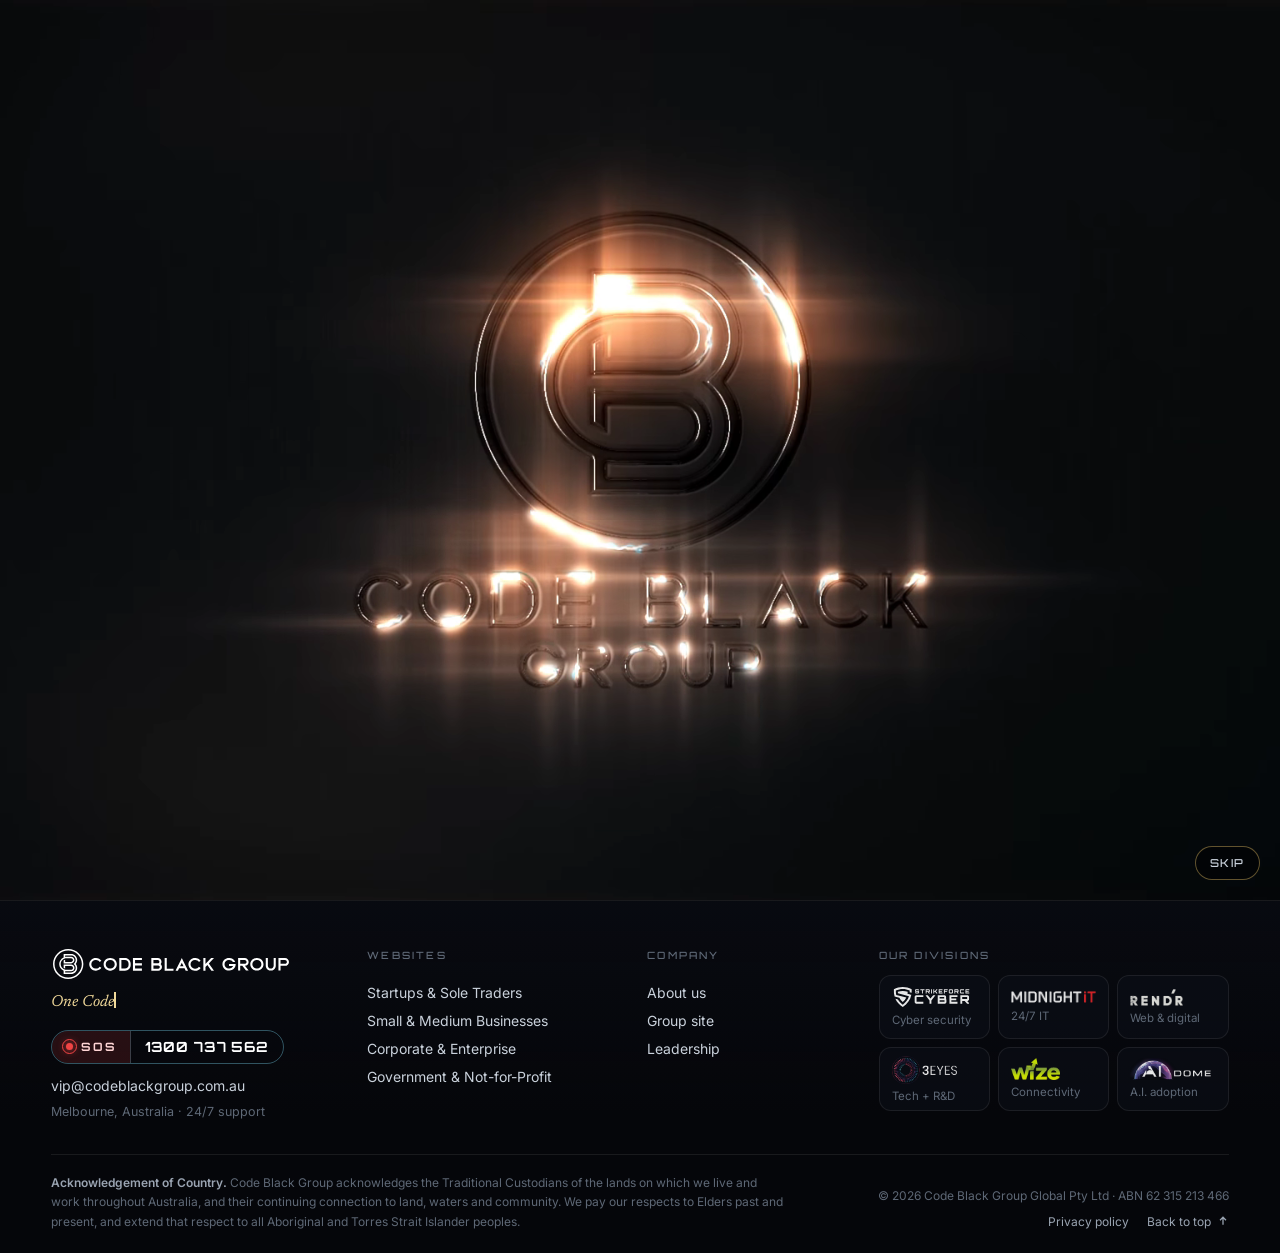
<file: index.html>
<!doctype html>
<html lang="en-AU">
<head>
<meta charset="utf-8">
<meta name="viewport" content="width=device-width, initial-scale=1">
<!-- security:start -->
<meta http-equiv="Content-Security-Policy" content="default-src 'self'; script-src 'self' 'sha256-rdSs8GJ0mqaH1+5nIk7zUeiLY4F0vGeW02MqWYWZWU4=' 'sha256-Xz0F8H61a+iYPjzYMP26dOUec+t8lHl5AucACRHDSk8='; style-src 'self' 'unsafe-inline'; font-src 'self' data:; img-src 'self' data: https://codeblackgroup.com.au; media-src 'self'; connect-src 'self' https://golden-shield.onrender.com; worker-src 'self' blob:; frame-src 'none'; object-src 'none'; base-uri 'self'; form-action 'self'; upgrade-insecure-requests">
<meta name="referrer" content="strict-origin-when-cross-origin">
<script src="assets/guard.js"></script>
<!-- security:end -->
<title>Code Black Group | Grow with the right technology partner</title>
<meta name="description" content="Growing with the right technology partner is key to success. Since 2005 Code Black Group has evolved with every shift in technology, and today brings A.I. into how we secure, support and build, while preparing clients for super intelligence. Choose your path: startups, small and medium business, corporate and enterprise, or government and not-for-profit.">
<meta name="robots" content="noindex">
<meta name="theme-color" content="#05060A">
<link rel="icon" href="logos/cbg-mark-white.svg" type="image/svg+xml">
<link rel="preload" as="font" type="font/woff2" href="fonts/orbitron-700.woff2" crossorigin>
<link rel="preload" as="font" type="font/woff2" href="assets/fonts/newsreader-latin-400-italic.woff2" crossorigin>
<link rel="preload" as="font" type="font/woff2" href="assets/fonts/inter-latin-400-normal.woff2" crossorigin>
<style>
@font-face{font-family:Orbitron;src:url(fonts/orbitron-500.woff2) format("woff2");font-weight:500;font-display:swap}
@font-face{font-family:Orbitron;src:url(fonts/orbitron-700.woff2) format("woff2");font-weight:700;font-display:swap}
@font-face{font-family:Orbitron;src:url(fonts/orbitron-900.woff2) format("woff2");font-weight:900;font-display:swap}
@font-face{font-family:Newsreader;src:url(assets/fonts/newsreader-latin-400-italic.woff2) format("woff2");font-style:italic;font-weight:400;font-display:swap}
@font-face{font-family:Newsreader;src:url(assets/fonts/newsreader-latin-400-normal.woff2) format("woff2");font-weight:400;font-display:swap}
@font-face{font-family:Sora;src:url(assets/fonts/sora-latin-600-normal.woff2) format("woff2");font-weight:600;font-display:swap}
@font-face{font-family:Sora;src:url(assets/fonts/sora-latin-700-normal.woff2) format("woff2");font-weight:700;font-display:swap}
@font-face{font-family:Inter;src:url(assets/fonts/inter-latin-400-normal.woff2) format("woff2");font-weight:400;font-display:swap}
@font-face{font-family:Inter;src:url(assets/fonts/inter-latin-500-normal.woff2) format("woff2");font-weight:500;font-display:swap}
@font-face{font-family:Inter;src:url(assets/fonts/inter-latin-600-normal.woff2) format("woff2");font-weight:600;font-display:swap}

:root{
  --void:#05060A;--deep:#0A0D14;--panel:rgba(14,18,28,.55);
  --ink:#EEF2F7;--muted:#9AA4B2;--dim:#5E6876;
  --gold:#D8B45F;--gold-hi:#F1D99A;--syn:#7FE3FF;--violet:#A78BFA;
  --line:rgba(127,227,255,.14);--line2:rgba(255,255,255,.08);
  --hud:Orbitron,"Inter",system-ui,sans-serif;--serif:Newsreader,Georgia,serif;--sans:Inter,system-ui,-apple-system,"Segoe UI",sans-serif;
  --gut:clamp(16px,4vw,56px);--max:1280px;
}
*{box-sizing:border-box}
html{scroll-behavior:smooth;-webkit-text-size-adjust:100%}
html,body{overflow-x:clip}
body{margin:0;background:var(--void);color:var(--ink);font:400 16px/1.6 var(--sans);-webkit-font-smoothing:antialiased}
a{color:inherit}
img,svg,canvas{display:block}
.wrap{width:100%;max-width:var(--max);margin:0 auto;padding:0 var(--gut)}
.skip{position:absolute;left:-9999px}.skip:focus{left:16px;top:16px;z-index:100;background:#fff;color:#000;padding:10px 14px;border-radius:8px}
.hudt{font-family:var(--hud);font-weight:500;font-size:11.5px;letter-spacing:.24em;text-transform:uppercase}
:focus-visible{outline:2px solid var(--syn);outline-offset:3px}

/* ---------- header ---------- */
header.top{position:fixed;inset:0 0 auto 0;z-index:40;transition:background .4s ease,border-color .4s ease;border-bottom:1px solid transparent}
header.top.solid{background:rgba(5,6,10,.78);backdrop-filter:blur(14px);-webkit-backdrop-filter:blur(14px);border-color:var(--line2)}
header.top .wrap{display:flex;align-items:center;justify-content:space-between;gap:20px;height:74px}
.logo{display:block;width:176px;height:26px;background:linear-gradient(100deg,#E9E3D3,#fff 40%,#CFC7B4);-webkit-mask:url("logos/cbg-header-lockup-white.svg") left center/contain no-repeat;mask:url("logos/cbg-header-lockup-white.svg") left center/contain no-repeat}
header nav{display:flex;align-items:center;gap:26px;font-size:14.5px;font-weight:500}
header nav a{text-decoration:none;color:#C8D0DA}
header nav a:hover{color:#fff}
header nav .call{color:var(--ink);border:1px solid rgba(127,227,255,.35);padding:9px 14px;border-radius:999px;font-family:var(--hud);font-size:12px;letter-spacing:.12em;white-space:nowrap}
@media (max-width:360px){header nav .call{padding:8px 11px;font-size:11px;letter-spacing:.06em}}
header nav .call:hover{border-color:var(--syn);box-shadow:0 0 18px rgba(127,227,255,.25)}
@media (max-width:760px){header nav>a{display:none}.logo{width:150px}}

/* ---------- hero ---------- */
.hero{position:relative;min-height:100vh;min-height:100svh;display:flex;align-items:center;overflow:hidden;isolation:isolate;padding:110px 0 120px}
#field{position:absolute;inset:0;width:100%;height:100%;z-index:-2}
#paths{scroll-margin-top:84px}
.cue-l{position:absolute;left:50%;bottom:28px;transform:translateX(-50%);display:block;width:40px;height:52px}
.cue-l .cue{position:static;margin:0 auto;transform:none;height:44px;width:2px}
.hero .lead b{color:#E9EEF5;font-weight:600}

.ai-v{position:absolute;z-index:3;width:0;display:flex;flex-direction:column;align-items:center;pointer-events:none}
.ai-btn{pointer-events:auto;display:inline-flex;align-items:center;gap:10px;height:42px;padding:0 16px 0 6px;border-radius:999px;border:1px solid rgba(127,227,255,.45);background:rgba(5,8,14,.62);backdrop-filter:blur(8px);-webkit-backdrop-filter:blur(8px);color:#E8F7FF;font-family:var(--hud);font-size:11.5px;letter-spacing:.16em;text-transform:uppercase;cursor:pointer;white-space:nowrap;box-shadow:0 0 0 0 rgba(127,227,255,.35);animation:aiping 2.8s ease-out infinite}
.ai-btn:hover{border-color:rgba(127,227,255,.85)}
.ai-btn .eq{width:30px;height:30px;border-radius:50%;display:flex;align-items:center;justify-content:center;gap:2px;background:linear-gradient(135deg,#7FE3FF,#A78BFA)}
.ai-btn .eq i{display:block;width:3px;height:8px;border-radius:2px;background:#05060A;animation:eqb 1s ease-in-out infinite}
.ai-btn .eq i:nth-child(2){animation-delay:-.3s}.ai-btn .eq i:nth-child(3){animation-delay:-.6s}.ai-btn .eq i:nth-child(4){animation-delay:-.15s}
.ai-v.on .ai-btn{animation:none;border-color:rgba(241,217,154,.7)}
.ai-v.on .ai-btn .eq{background:linear-gradient(135deg,#F1D99A,#D8B45F)}
@keyframes eqb{0%,100%{height:5px}50%{height:15px}}
@keyframes aiping{0%{box-shadow:0 0 0 0 rgba(127,227,255,.35)}70%{box-shadow:0 0 0 14px rgba(127,227,255,0)}100%{box-shadow:0 0 0 0 rgba(127,227,255,0)}}
.ai-cap{position:fixed;left:50%;bottom:calc(22px + env(safe-area-inset-bottom,0px));z-index:60;transform:translate(-50%,8px);width:min(600px,calc(100vw - 32px));pointer-events:none;padding:12px 18px 14px;border-radius:14px;border:1px solid rgba(127,227,255,.25);background:rgba(5,8,14,.72);backdrop-filter:blur(10px);-webkit-backdrop-filter:blur(10px);text-align:left;opacity:0;transform:translateY(6px);transition:opacity .4s,transform .4s}
.ai-v.on .ai-cap{opacity:1;transform:translate(-50%,0)}
.ai-cap .lbl{display:flex;align-items:center;gap:8px;font-family:var(--hud);font-size:10px;letter-spacing:.22em;color:#7FE3FF;margin-bottom:6px}
.ai-cap .lbl i{width:6px;height:6px;border-radius:50%;background:#7FE3FF;box-shadow:0 0 10px #7FE3FF;animation:recdot 1.2s ease-in-out infinite}
.ai-cap p{margin:0;font-size:15.5px;line-height:1.5;color:#E9EEF5;min-height:3em}
.ai-cap p .cur{display:inline-block;width:7px;height:1em;margin-left:2px;vertical-align:-2px;background:#7FE3FF;animation:blink .9s steps(2) infinite}
@keyframes blink{50%{opacity:0}}
@media (max-width:860px){.ai-btn{height:38px;font-size:10.5px}.ai-cap p{font-size:14.5px}}
@media (prefers-reduced-motion:reduce){.ai-btn,.ai-btn .eq i{animation:none}}

.hero::before{content:"";position:absolute;inset:0;z-index:-1;pointer-events:none;
  background:radial-gradient(60% 70% at 15% 50%,rgba(5,6,10,.85),transparent 70%),linear-gradient(180deg,rgba(5,6,10,.3),transparent 25%,transparent 70%,var(--void))}
.hero::after{content:"";position:absolute;inset:0;z-index:-1;pointer-events:none;opacity:.5;
  background:repeating-linear-gradient(0deg,rgba(255,255,255,.025) 0 1px,transparent 1px 3px)}
.scan{position:absolute;left:0;right:0;height:160px;top:-160px;z-index:-1;pointer-events:none;background:linear-gradient(180deg,transparent,rgba(127,227,255,.07) 70%,rgba(127,227,255,.22) 99%,transparent);animation:scan 7s cubic-bezier(.4,0,.6,1) infinite}
@keyframes scan{0%{top:-160px}70%,100%{top:100%}}
.frame{position:absolute;inset:92px var(--gut) 34px;pointer-events:none;z-index:0}
.frame i{position:absolute;width:26px;height:26px;border:1px solid rgba(127,227,255,.5)}
.frame i:nth-child(1){left:0;top:0;border-right:0;border-bottom:0}.frame i:nth-child(2){right:0;top:0;border-left:0;border-bottom:0}
.frame i:nth-child(3){left:0;bottom:0;border-right:0;border-top:0}.frame i:nth-child(4){right:0;bottom:0;border-left:0;border-top:0}
.frame .coord{position:absolute;left:38px;top:-4px;color:var(--dim)}
.frame .coord2{position:absolute;right:38px;top:-4px;color:var(--dim)}
.h-in{position:relative;z-index:1;max-width:760px}
.kick{display:inline-flex;align-items:center;gap:12px;color:var(--syn);margin-bottom:26px}
.kick b{width:8px;height:8px;border-radius:50%;background:var(--syn);box-shadow:0 0 12px var(--syn);animation:blink 1.6s steps(2) infinite}
@keyframes blink{50%{opacity:.25}}
h1{margin:0;font-weight:400}
h1 .l1{display:block;font-family:var(--hud);font-weight:700;font-size:clamp(28px,4.6vw,64px);line-height:1.08;letter-spacing:.02em;text-transform:uppercase;
  background:linear-gradient(100deg,#fff 0%,#DDEBF7 40%,var(--syn) 100%);-webkit-background-clip:text;background-clip:text;color:transparent;text-shadow:0 0 40px rgba(127,227,255,.15)}
h1 .l2{display:block;margin-top:14px;font-family:var(--serif);font-style:italic;font-size:clamp(34px,5.4vw,76px);line-height:1.05;letter-spacing:-.01em;
  background:linear-gradient(100deg,var(--gold-hi),var(--gold) 55%,#B9893A);-webkit-background-clip:text;background-clip:text;color:transparent;padding-right:.08em}
.lead{margin:26px 0 0;max-width:56ch;color:#C2CAD5;font-size:clamp(16px,1.35vw,19px);line-height:1.65}
.acts{display:flex;flex-wrap:wrap;align-items:center;gap:14px 18px;margin-top:34px}
.btn{position:relative;display:inline-flex;align-items:center;gap:10px;height:52px;padding:0 24px;border-radius:999px;text-decoration:none;font-weight:600;font-size:15px;border:1px solid rgba(255,255,255,.2);color:var(--ink);transition:transform .3s ease,box-shadow .3s ease,border-color .3s ease}
.btn:hover{transform:translateY(-2px);border-color:rgba(127,227,255,.6);box-shadow:0 10px 40px -10px rgba(127,227,255,.35)}
.btn.gold{background:linear-gradient(100deg,var(--gold-hi),var(--gold));color:#141008;border-color:transparent}
.btn.gold:hover{box-shadow:0 14px 44px -12px rgba(216,180,95,.65)}
.readout{position:absolute;left:0;right:0;bottom:36px;z-index:1}
.readout .wrap{display:grid;grid-template-columns:repeat(4,minmax(0,1fr));gap:0}
.ro{padding:14px 18px 2px;border-left:1px solid var(--line)}
.ro b{display:block;font-family:var(--hud);font-weight:700;font-size:20px;letter-spacing:.06em;color:var(--ink)}
.ro span{display:block;margin-top:4px;color:var(--muted);font-size:12.5px;line-height:1.4}
.ro b em{font-style:normal;color:var(--syn)}
.cue{position:absolute;left:50%;bottom:-2px;transform:translateX(-50%);width:1px;height:28px;background:linear-gradient(var(--syn),transparent);animation:cue 2s ease-in-out infinite}
@keyframes cue{0%,100%{opacity:.2;transform:translate(-50%,-6px)}50%{opacity:1;transform:translate(-50%,0)}}
@media (max-width:860px){
  .hero{align-items:stretch;flex-direction:column;padding-top:330px;padding-bottom:110px}
  .readout{position:relative;left:auto;right:auto;bottom:auto;margin-top:48px;width:100%}
  .hero::before{background:linear-gradient(180deg,transparent 0,transparent 290px,rgba(5,6,10,.55) 340px,rgba(5,6,10,.65) 60%,var(--void))}
  .readout .wrap{grid-template-columns:repeat(2,minmax(0,1fr));row-gap:10px}
  .ro b{font-size:17px}.ro{padding:10px 12px 0}
  .frame{display:none}
}

/* ---------- sections ---------- */
.sec{position:relative;padding:clamp(64px,7.5vw,108px) 0}
.sec-h{display:grid;grid-template-columns:minmax(0,1fr) minmax(0,.9fr);gap:28px 64px;align-items:end;margin-bottom:48px}
.sec-h .hudt{display:inline-flex;gap:12px;align-items:center;color:var(--syn)}
.sec-h .hudt::before{content:"";width:28px;height:1px;background:var(--syn)}
h2{margin:18px 0 0;font-family:var(--serif);font-weight:400;font-size:clamp(34px,4.4vw,60px);line-height:1.06;letter-spacing:-.015em}
h2 em{font-style:italic;color:var(--gold)}
.sec-h p{margin:0;color:var(--muted);font-size:17px;max-width:52ch}
@media (max-width:860px){.sec-h{grid-template-columns:1fr}}

/* ---------- paths ---------- */
@keyframes up{to{opacity:1;translate:0 0}}
@keyframes rec{0%,100%{opacity:1}50%{opacity:.35}}
@keyframes recdot{0%,100%{opacity:1;box-shadow:0 0 12px rgba(255,59,48,.95)}50%{opacity:.15;box-shadow:0 0 0 rgba(255,59,48,0)}}
.paths{display:grid;grid-template-columns:repeat(4,minmax(0,1fr));gap:16px}
.door{--tint:216,180,95;position:relative;display:block;aspect-ratio:3/4;border-radius:20px;overflow:hidden;isolation:isolate;text-decoration:none;color:#fff;border:1px solid rgba(255,255,255,.08);box-shadow:0 24px 60px -34px rgba(0,0,0,.9);transition:transform .5s cubic-bezier(.2,.8,.2,1),border-color .4s ease,box-shadow .5s ease;opacity:0;translate:0 24px;animation:up .9s cubic-bezier(.2,.8,.2,1) forwards}
.door:nth-child(2){animation-delay:.08s}.door:nth-child(3){animation-delay:.16s}.door:nth-child(4){animation-delay:.24s}
.door.t-start{--tint:238,150,140}.door.t-smb{--tint:120,210,240}.door.t-corp{--tint:222,186,104}.door.t-gov{--tint:110,207,190}
.door img{position:absolute;inset:0;width:100%;height:100%;object-fit:cover;object-position:50% 22%;z-index:-2;filter:saturate(.85) brightness(.88);transition:transform 1.2s cubic-bezier(.2,.8,.2,1),filter .6s ease}
.door::before{content:"";position:absolute;inset:0;z-index:-1;background:linear-gradient(180deg,rgba(5,6,10,.15) 0,rgba(5,6,10,0) 22%,rgba(5,6,10,.5) 52%,rgba(5,6,10,.94) 100%)}
.door::after{content:"";position:absolute;left:0;right:0;top:0;height:3px;background:rgb(var(--tint));transform:scaleX(.2);transform-origin:left;transition:transform .6s cubic-bezier(.2,.8,.2,1)}
.door .num{position:absolute;left:20px;top:20px;font-size:12px;letter-spacing:.22em;color:rgb(var(--tint));text-shadow:0 1px 8px rgba(0,0,0,.6)}
.door .live{position:absolute;right:14px;top:14px;display:flex;align-items:center;gap:7px;padding:6px 10px;border-radius:999px;background:rgba(5,6,10,.55);border:1px solid rgba(52,211,153,.35);backdrop-filter:blur(6px);-webkit-backdrop-filter:blur(6px);font-size:10px;letter-spacing:.18em;color:#A7F3D0;animation:rec 2.4s ease-in-out infinite}
.door .live::before{content:"";width:7px;height:7px;border-radius:50%;background:#34D399;box-shadow:0 0 10px rgba(52,211,153,.9);animation:livedot 2.4s ease-in-out infinite}
@keyframes livedot{0%,100%{opacity:1;box-shadow:0 0 12px rgba(52,211,153,.95)}50%{opacity:.25;box-shadow:0 0 0 rgba(52,211,153,0)}}
.door:nth-child(2) .live,.door:nth-child(2) .live::before{animation-delay:-.6s}
.door:nth-child(3) .live,.door:nth-child(3) .live::before{animation-delay:-1.2s}
.door:nth-child(4) .live,.door:nth-child(4) .live::before{animation-delay:-1.8s}
.door .tx{position:absolute;left:0;right:0;bottom:0;padding:22px}
.door h3{margin:0 0 8px;font-family:Sora,var(--sans);font-weight:600;font-size:23px;line-height:1.18;letter-spacing:-.015em;color:#fff}
.door p{margin:0 0 18px;color:#CCD5DF;font-size:14.5px;line-height:1.5}
.door .cta{display:inline-flex;align-items:center;gap:10px;height:42px;padding:0 16px 0 18px;border-radius:999px;background:rgba(255,255,255,.1);border:1px solid rgba(255,255,255,.24);backdrop-filter:blur(8px);-webkit-backdrop-filter:blur(8px);font:600 14px var(--sans);color:#fff;transition:background .35s ease,color .35s ease,border-color .35s ease}
.door .cta svg{transition:transform .35s ease}
.door:hover,.door:focus-visible{border-color:rgba(var(--tint),.65);box-shadow:0 34px 80px -34px rgba(var(--tint),.55)}
.door:hover::after,.door:focus-visible::after{transform:scaleX(1)}
.door:hover img,.door:focus-visible img{transform:scale(1.06);filter:saturate(1) brightness(.98)}
.door:hover .cta,.door:focus-visible .cta{background:rgb(var(--tint));border-color:rgb(var(--tint));color:#0A0B0F}
.door:hover .cta svg,.door:focus-visible .cta svg{transform:translateX(3px)}
.door:focus-visible{outline:2px solid rgb(var(--tint));outline-offset:3px}
@media (max-width:1100px){.paths{grid-template-columns:repeat(2,minmax(0,1fr))}.door{aspect-ratio:4/3.6}}
@media (max-width:600px){.paths{grid-template-columns:1fr;gap:14px}.door{aspect-ratio:4/3.3}.door h3{font-size:21px}.door p{margin-bottom:14px;font-size:14px}.door .tx{padding:18px}.door .cta{height:38px;font-size:13.5px}}


/* ---------- evolution timeline ---------- */
.evo{position:relative;display:grid;grid-template-columns:repeat(6,minmax(0,1fr));gap:0;margin-top:8px}
.evo::before{content:"";position:absolute;left:0;right:0;top:27px;height:1px;background:linear-gradient(90deg,rgba(216,180,95,.6),rgba(127,227,255,.6) 70%,rgba(167,139,250,.9))}
.evo::after{content:"";position:absolute;left:0;top:26px;width:90px;height:3px;border-radius:3px;background:linear-gradient(90deg,transparent,var(--syn));filter:drop-shadow(0 0 8px var(--syn));animation:travel 6s linear infinite}
@keyframes travel{from{left:0}to{left:calc(100% - 90px)}}
.ev{position:relative;padding:0 18px 0 0}
.ev .dot{position:relative;z-index:1;width:56px;height:56px;border-radius:50%;display:grid;place-items:center;background:var(--void);border:1px solid rgba(216,180,95,.55);font-family:var(--hud);font-size:11px;font-weight:700;letter-spacing:.06em;color:var(--gold-hi)}
.ev.now .dot{border-color:var(--syn);color:var(--syn);box-shadow:0 0 24px rgba(127,227,255,.35)}
.ev.next .dot{border:1px dashed var(--violet);color:#CDBEFF;box-shadow:0 0 30px rgba(167,139,250,.35);animation:breathe2 3s ease-in-out infinite}
@keyframes breathe2{50%{box-shadow:0 0 44px rgba(167,139,250,.6)}}
.ev .when{display:block;margin:18px 0 6px;color:var(--muted)}
.ev.now .when{color:var(--syn)}.ev.next .when{color:#CDBEFF}
.ev h3{margin:0 0 8px;font-family:var(--serif);font-weight:400;font-size:22px;line-height:1.2}
.ev p{margin:0;color:#AEB7C3;font-size:14.5px;line-height:1.55}
.ev .who{display:block;margin-top:10px;color:var(--gold);font-size:13px}
.ev.now .who{color:var(--syn)}.ev.next .who{color:#CDBEFF}
@media (max-width:1000px){
  .evo{grid-template-columns:1fr;gap:0}
  .evo::before{left:27px;right:auto;top:0;bottom:0;width:1px;height:auto;background:linear-gradient(180deg,rgba(216,180,95,.6),rgba(127,227,255,.6) 70%,rgba(167,139,250,.9))}
  .evo::after{display:none}
  .ev{display:grid;grid-template-columns:56px 1fr;column-gap:18px;padding:0 0 26px}
  .ev .dot{grid-row:1/5}.ev .when{margin-top:4px}
}

/* ---------- constellation ---------- */
.cst{display:grid;grid-template-columns:minmax(0,.85fr) minmax(0,1.15fr);gap:clamp(32px,5vw,80px);align-items:center}
.cst-copy p{color:#B7C0CC;font-size:17px;max-width:46ch}
.rings{list-style:none;margin:28px 0 0;padding:0;display:grid;gap:14px}
.rings li{display:grid;grid-template-columns:44px 1fr;gap:14px;align-items:start;padding:16px 0;border-top:1px solid var(--line2)}
.rings .ic{width:44px;height:44px;border-radius:50%;display:grid;place-items:center;border:1px solid rgba(216,180,95,.45)}
.rings .ic.s{border-color:rgba(127,227,255,.55)}
.rings b{display:block;font-size:16px}
.rings span{display:block;color:var(--muted);font-size:14.5px;margin-top:2px}
.orb{position:relative;width:100%;max-width:640px;aspect-ratio:1;margin:0 auto}
.orb svg.lines{position:absolute;inset:0;width:100%;height:100%;overflow:visible}
.orb .ring-o{fill:none;stroke:rgba(216,180,95,.35);stroke-width:1}
.orb .ring-s{fill:none;stroke:rgba(127,227,255,.55);stroke-width:1.2;stroke-dasharray:3 7;transform-origin:50% 50%;animation:spin 40s linear infinite}
.orb .ring-s2{fill:none;stroke:rgba(127,227,255,.18);stroke-width:10}
.orb .ln{stroke:rgba(127,227,255,.22);stroke-width:1}
.orb .pulse{stroke:var(--syn);stroke-width:2;stroke-linecap:round;stroke-dasharray:6 400;animation:flow 3.2s linear infinite}
@keyframes flow{from{stroke-dashoffset:406}to{stroke-dashoffset:0}}
@keyframes spin{to{transform:rotate(360deg)}}
.orb .ring-lbl{font-family:var(--hud);font-size:9.5px;letter-spacing:3px;fill:rgba(127,227,255,.8)}
.orb .ring-lbl2{font-family:var(--hud);font-size:9.5px;letter-spacing:3px;fill:rgba(216,180,95,.75)}
.core{position:absolute;left:50%;top:50%;width:26%;aspect-ratio:1;transform:translate(-50%,-50%);border-radius:50%;display:grid;place-items:center;
  background:radial-gradient(circle at 50% 40%,rgba(127,227,255,.22),rgba(10,13,20,.95) 62%);box-shadow:0 0 0 1px rgba(127,227,255,.35),0 0 60px rgba(127,227,255,.25),inset 0 0 40px rgba(127,227,255,.15)}
.core::after{content:"";position:absolute;inset:-14%;border-radius:50%;border:1px solid rgba(127,227,255,.25);animation:breathe 3.6s ease-in-out infinite}
@keyframes breathe{0%,100%{transform:scale(.92);opacity:.2}50%{transform:scale(1.05);opacity:.8}}
.core img{width:46%;height:auto;filter:drop-shadow(0 0 12px rgba(255,255,255,.35))}
.node{position:absolute;transform:translate(-50%,-50%);display:flex;flex-direction:column;align-items:center;gap:8px;text-decoration:none;color:var(--ink);width:150px}
.node .chip{display:grid;place-items:center;height:56px;min-width:56px;padding:0 16px;border-radius:999px;background:rgba(10,13,20,.88);border:1px solid rgba(216,180,95,.35);box-shadow:0 10px 30px -10px rgba(0,0,0,.8);transition:border-color .3s ease,box-shadow .3s ease,transform .3s ease}
.node.sf .chip{border-color:rgba(127,227,255,.6)}
.node:hover .chip,.node:focus-visible .chip{border-color:var(--syn);box-shadow:0 0 30px rgba(127,227,255,.35);transform:translateY(-2px)}
.node img{height:24px;width:auto;max-width:118px;object-fit:contain}
.node img.tall{height:30px}
.node small{font-size:12px;color:var(--muted);text-align:center;line-height:1.3}
@media (max-width:980px){.cst{grid-template-columns:1fr}.orb{max-width:560px}}
@media (max-width:560px){.orb{max-width:min(320px,82vw)}.node{width:96px}.node .chip{height:42px;padding:0 10px}.node img{height:17px;max-width:82px}.node img.tall{height:22px}.node small{display:none}.orb .ring-lbl,.orb .ring-lbl2{font-size:12px}}

/* ---------- intelligence band ---------- */
.band{display:grid;grid-template-columns:repeat(3,minmax(0,1fr));gap:18px}
.card{position:relative;padding:30px 26px 26px;border-radius:18px;background:var(--panel);border:1px solid var(--line);overflow:hidden}
.card::before{content:"";position:absolute;left:0;top:0;width:100%;height:1px;background:linear-gradient(90deg,transparent,var(--syn),transparent);opacity:.6}
.card .n{color:var(--syn)}
.card h3{margin:14px 0 10px;font-family:var(--serif);font-weight:400;font-size:26px;line-height:1.15}
.card p{margin:0;color:#AEB7C3;font-size:15px}
.card .by{display:block;margin-top:16px;color:var(--gold);font-size:13.5px}
@media (max-width:900px){.band{grid-template-columns:1fr}}

/* ---------- help + footer ---------- */
.help{display:flex;flex-wrap:wrap;align-items:center;justify-content:space-between;gap:20px 32px;padding:30px 34px;border-radius:20px;border:1px solid rgba(216,180,95,.3);background:linear-gradient(100deg,rgba(216,180,95,.08),rgba(127,227,255,.05))}
.help p{margin:0;font-family:var(--serif);font-size:clamp(22px,2.4vw,30px);line-height:1.25}
.help p i{color:var(--gold)}
.help .acts{margin:0}
footer{padding:64px 0 40px;border-top:1px solid var(--line2);margin-top:clamp(40px,5vw,72px)}
.f-top{display:grid;grid-template-columns:minmax(0,1fr) minmax(0,1.6fr);gap:40px;align-items:start}
.f-logo{width:250px;height:auto}
.f-top em{display:block;margin-top:16px;font-family:var(--serif);font-size:20px;color:var(--gold)}
.f-top .hudt{color:var(--dim);display:block;margin-bottom:16px}
.divs{display:grid;grid-template-columns:repeat(3,minmax(0,1fr));gap:10px}
.divs a{display:flex;flex-direction:column;align-items:center;justify-content:flex-start;gap:12px;min-height:118px;padding:18px 14px 16px;text-align:center;text-decoration:none;border-radius:14px;border:1px solid var(--line2);background:rgba(255,255,255,.02);transition:border-color .3s ease,background .3s ease}
.divs a:hover{border-color:rgba(127,227,255,.45);background:rgba(127,227,255,.04)}
.divs img{max-height:26px;max-width:70%;width:auto;opacity:.92;transition:opacity .3s}
.divs img.tall{max-height:34px}
.divs a:hover img{opacity:1}
.divs .lg{height:40px;display:flex;align-items:center;justify-content:center;width:100%}
.divs a span{font-size:13px;line-height:1.45;color:#AEB7C3}
.divs a:hover span{color:#E8EEF5}
.divs img.mit{max-height:20px}.divs img.eyes{max-height:40px}
.node img.eyes{height:36px}
.f-bot{display:flex;flex-wrap:wrap;justify-content:space-between;gap:12px;margin-top:44px;color:var(--dim);font-size:13px}
.f-bot a{color:var(--muted);text-decoration:none}
@media (max-width:800px){.f-top{grid-template-columns:1fr}.divs{grid-template-columns:repeat(2,minmax(0,1fr))}}

/* ---------- opening logo reveal (once per visit) ---------- */
#intro{position:fixed;inset:0;z-index:300;background:#000;display:flex;align-items:center;justify-content:center;flex-direction:column;gap:20px;cursor:pointer;transition:opacity .7s ease}
#intro[hidden]{display:none}
#intro.out{opacity:0;pointer-events:none}
#intro video{position:absolute;inset:0;width:100%;height:100%;object-fit:cover;background:#000}
@media (orientation:portrait){#intro video{object-fit:contain}}
#intro .fb{display:none;flex-direction:column;align-items:center;gap:18px;text-align:center}
#intro.fallback video{display:none}
#intro.fallback .fb{display:flex;animation:fbIn 1.4s cubic-bezier(.2,.8,.2,1) both}
#intro .fb img{width:130px;height:130px;filter:drop-shadow(0 0 24px rgba(255,255,255,.25))}
#intro .fb b{font-family:var(--hud);font-weight:500;font-size:clamp(20px,3vw,30px);letter-spacing:.18em;color:#fff}
#intro .fb em{font-family:var(--serif);font-size:18px;color:var(--gold)}
@keyframes fbIn{from{opacity:0;transform:scale(.94);filter:blur(6px)}to{opacity:1;transform:none;filter:none}}
#intro .skip{position:absolute;z-index:2;left:auto;top:auto;right:max(20px,env(safe-area-inset-right,0px));bottom:calc(20px + env(safe-area-inset-bottom,0px));background:rgba(0,0,0,.4);border:1px solid rgba(216,180,95,.45);color:#C8D0DA;font-family:var(--hud);font-size:11px;letter-spacing:.14em;padding:9px 14px;border-radius:999px;cursor:pointer}
#intro .skip:hover{color:#fff;border-color:var(--gold)}

/* reveal */
.rv{opacity:0;transform:translateY(22px);transition:opacity .9s cubic-bezier(.2,.8,.2,1),transform .9s cubic-bezier(.2,.8,.2,1)}
.rv.in{opacity:1;transform:none}
@media (prefers-reduced-motion:reduce){*,*::before,*::after{animation:none!important;transition:none!important}.rv,.door{opacity:1;transform:none;translate:none}}
</style>
<link rel="stylesheet" href="assets/scam-help.css?v=6">
<link rel="stylesheet" href="assets/home.css?v=44">
</head>
<body>
<div id="intro" hidden aria-hidden="true">
  <video id="intro-video" muted playsinline preload="auto" poster="media/cbg-logo-reveal-first.jpg"><source src="media/cbg-logo-reveal.webm" type="video/webm"><source src="media/cbg-logo-reveal.mp4" type="video/mp4"></video>
  <div class="fb"><img src="logos/cbg-mark-white.svg" alt=""><b>CODE BLACK GROUP</b><em>One Code. One Strategy. One Outcome.</em></div>
  <button class="skip" type="button" tabindex="-1">SKIP</button>
</div>
<script>
/* opening logo reveal: once per visit, before the page shows */
(function(){
  var intro=document.getElementById('intro'); if(!intro) return;
  var RM=window.matchMedia&&matchMedia('(prefers-reduced-motion: reduce)').matches, seen=false;
  try{ seen=sessionStorage.getItem('cbg-intro')==='1'; }catch(e){}
  if(seen||RM){ window.CBG_INTRO=false; return; }
  try{ sessionStorage.setItem('cbg-intro','1'); }catch(e){}
  window.CBG_INTRO=true; intro.hidden=false; document.documentElement.style.overflow='hidden';
  var vid=document.getElementById('intro-video'), closed=false, fb=false;
  function close(){ if(closed) return; closed=true; intro.classList.add('out'); document.documentElement.style.overflow='';
    window.CBG_INTRO=false; try{ window.dispatchEvent(new Event('cbg-intro-done')); }catch(e){}
    setTimeout(function(){ intro.hidden=true; try{ vid.pause(); }catch(e){} },750); }
  function fallback(){ if(fb||closed) return; fb=true; intro.classList.add('fallback'); setTimeout(close,2600); }
  intro.addEventListener('click',close);
  document.addEventListener('keydown',function(e){ if(e.key==='Escape'||e.key==='Enter'||e.key===' ') close(); },{once:true});
  vid.addEventListener('ended',function(){ setTimeout(close,300); });
  vid.addEventListener('error',fallback,true);
  var p=vid.play(); if(p&&p.catch) p.catch(fallback);
  setTimeout(function(){ if(!fb&&vid.currentTime<0.2) fallback(); },2500);
  setTimeout(close,11000);
})();
</script>
<a class="skip" href="#paths">Skip to client paths</a>

<header class="top" id="top">
  <div class="wrap">
    <a class="logo" href="business/" aria-label="Code Black Group, group site"></a>
    <nav aria-label="Main">
      <a href="about/">About us</a>
      <a href="#paths">Choose your website</a>
      <a href="business/">Group site</a>
      <a href="corporate/#leadership">Leadership</a>
      <span class="hotline"><a class="sos" href="#scam-help" data-scam-help aria-label="SOS: been scammed? Get help now with Golden Shield" title="Been scammed? Get help now"><i aria-hidden="true"></i>SOS</a><a class="call" href="tel:1300737562" aria-label="Call 1300 737 562"><svg class="ph" width="16" height="16" viewBox="0 0 24 24" aria-hidden="true"><path d="M6.6 3.5h3l1.5 4-2 1.3a11 11 0 0 0 6.1 6.1l1.3-2 4 1.5v3a2 2 0 0 1-2.2 2A16.5 16.5 0 0 1 4.6 5.7a2 2 0 0 1 2-2.2z" fill="none" stroke="currentColor" stroke-width="1.6" stroke-linejoin="round"/></svg><span class="num">1300 737 562</span></a></span>
      <button class="mnav-btn" type="button" aria-expanded="false" aria-controls="mnav" aria-label="Open menu"><i></i><i></i><i></i></button>
    </nav>
  </div>
  <nav class="mnav" id="mnav" aria-label="Menu" hidden>
    <a href="about/"><span class="hudt">01</span>About us</a>
    <a href="#paths"><span class="hudt">02</span>Choose your website</a>
    <a href="business/"><span class="hudt">03</span>Group site</a>
    <a href="corporate/#leadership"><span class="hudt">04</span>Leadership</a>
    <a class="m-call" href="tel:1300737562"><span class="hudt">Call</span>1300 737 562</a>
    <a class="m-sos" href="#scam-help" data-scam-help><i aria-hidden="true"></i>SOS: been scammed? Get help now</a>
  </nav>
</header>

<main>
  <section class="hero hv2" aria-labelledby="h">
    <canvas id="field" aria-hidden="true"></canvas>
    <div class="scan" aria-hidden="true"></div>
    <div class="ai-v" id="aiv">
      <button class="ai-btn" type="button" id="ai-btn" aria-controls="gv"><span class="eq" aria-hidden="true"><i></i><i></i><i></i><i></i></span><span id="ai-btn-t">Play the story</span></button>
    </div>
    <div class="frame hudt" aria-hidden="true"><i></i><i></i><i></i><i></i><span class="coord">LAT −37.81 · LON 144.96 · MELBOURNE</span><span class="coord2" id="clock">SYS ONLINE</span></div>
    <div class="wrap">
      <div class="hv-grid">
        <div class="hv-orb" aria-hidden="true"></div>
        <div class="hv-main">
          <span class="kick hudt"><b></b>Code Black Group // The intelligence era</span>
          <div class="film proj-wait" id="film">
            <video id="gv" playsinline preload="metadata" poster="media/growth-story.jpg?v=2" aria-label="How organisations grow with Code Black Group: from sole trader to government, narrated by our AI"></video>
            <span class="f-chap hudt" id="gv-ch">01 // Sole Trader</span>
            <div class="f-title">
            <h1 id="h"><span class="l1" data-text="Grow with the right partner.">Grow with the right partner.</span><span class="l2">Built for the age of intelligence.</span></h1>
            </div>
            <p class="f-cap" id="gv-cap" aria-live="polite"></p>
            <button class="f-snd" id="gv-snd" type="button" hidden><svg width="16" height="16" viewBox="0 0 24 24" aria-hidden="true"><path d="M4 9v6h4l5 4V5L8 9H4z" fill="currentColor"/><path d="M16 8.5a5 5 0 0 1 0 7M18.5 6a8.5 8.5 0 0 1 0 12" fill="none" stroke="currentColor" stroke-width="1.8" stroke-linecap="round"/></svg><span class="f-snd-t">Tap for sound</span><small class="f-snd-sub">Playing muted · tap to hear it</small></button>
            <button class="f-play" id="gv-play" type="button" hidden aria-label="Play the story"><svg width="22" height="22" viewBox="0 0 24 24" aria-hidden="true"><path d="M8 5v14l11-7z" fill="currentColor"/></svg></button>
            <span class="f-bar" aria-hidden="true"><i id="gv-pr"></i></span>
          </div>
        </div>
      </div>
      <div class="pick2" id="paths">
        <p class="p-lbl hudt"><span>Step 1 // Choose your website</span></p>
        <div class="tiles">
      <a class="tile t-start" data-ch="0" href="startups/" aria-label="Visit the site for Startups and sole traders">
        <img src="assets/img/art-start.jpg?v=1" alt="" width="900" height="1200" decoding="async">
        <span class="num hudt">01</span><span class="dot" aria-hidden="true"></span>
        <b>Startups &amp; Sole Traders</b>
        <span class="go" aria-hidden="true"><svg width="15" height="15" viewBox="0 0 16 16"><path d="M3 8h10M9 4l4 4-4 4" fill="none" stroke="currentColor" stroke-width="1.8"/></svg></span>
      </a>
      <a class="tile t-smb" data-ch="1" href="business/" aria-label="Visit the site for Small and medium businesses">
        <img src="assets/img/art-smb.jpg?v=1" alt="" width="900" height="1200" decoding="async">
        <span class="num hudt">02</span><span class="dot" aria-hidden="true"></span>
        <b>Small &amp; Medium Businesses</b>
        <span class="go" aria-hidden="true"><svg width="15" height="15" viewBox="0 0 16 16"><path d="M3 8h10M9 4l4 4-4 4" fill="none" stroke="currentColor" stroke-width="1.8"/></svg></span>
      </a>
      <a class="tile t-corp" data-ch="2" href="corporate/" aria-label="Visit the site for Corporate and enterprise clients">
        <img src="assets/img/art-corp.jpg?v=1" alt="" width="900" height="1200" decoding="async">
        <span class="num hudt">03</span><span class="dot" aria-hidden="true"></span>
        <b>Corporate &amp; Enterprise</b>
        <span class="go" aria-hidden="true"><svg width="15" height="15" viewBox="0 0 16 16"><path d="M3 8h10M9 4l4 4-4 4" fill="none" stroke="currentColor" stroke-width="1.8"/></svg></span>
      </a>
      <a class="tile t-gov" data-ch="3" href="not-for-profit/" aria-label="Visit the site for Government and not-for-profit">
        <img src="assets/img/art-gov.jpg?v=1" alt="" width="900" height="1200" decoding="async">
        <span class="num hudt">04</span><span class="dot" aria-hidden="true"></span>
        <b>Government &amp; Not-for-Profit</b>
        <span class="go" aria-hidden="true"><svg width="15" height="15" viewBox="0 0 16 16"><path d="M3 8h10M9 4l4 4-4 4" fill="none" stroke="currentColor" stroke-width="1.8"/></svg></span>
      </a>
        </div>
      </div>
    </div>
  </section>




</main>

<footer class="ft ft2">
  <div class="wrap">
    <div class="f2-top">
      <div class="f2-brand">
        <img class="ft-logo f2-logo" src="logos/cbg-header-lockup-white.svg" alt="Code Black Group" width="240" height="34" loading="lazy">
        <p class="ft-tag">One Code. One Strategy. One Outcome.</p>
        <div class="f2-contact">
          <div class="f2-hot"><a href="#scam-help" data-scam-help class="f2-sos" aria-label="SOS scam help"><i aria-hidden="true"></i>SOS<span class="f2-sos-t"> scam help</span></a><a class="f2-call" href="tel:1300737562">1300 737 562</a></div>
          <a class="f2-mail" href="mailto:vip@codeblackgroup.com.au">vip@codeblackgroup.com.au</a>
          <span class="ft-note">Melbourne, Australia · 24/7 support</span>
        </div>
      </div>
      <nav class="f2-col" aria-label="Choose your website">
        <span class="hudt">Websites</span>
        <a href="startups/">Startups &amp; Sole Traders</a>
        <a href="business/">Small &amp; Medium<span class="f2-l"> Businesses</span></a>
        <a href="corporate/">Corporate &amp; Enterprise</a>
        <a href="not-for-profit/">Government &amp; <span class="f2-l">Not-for-Profit</span><span class="f2-s">NFP</span></a>
      </nav>
      <nav class="f2-col" aria-label="Company">
        <span class="hudt">Company</span>
        <a href="about/">About us</a>
        <a href="business/">Group site</a>
        <a href="corporate/#leadership">Leadership</a>
      </nav>
      <div class="f2-divs">
        <span class="hudt">Our divisions</span>
        <div class="f2-grid">
          <a href="https://strikeforcecyber.com" target="_blank" rel="noopener" title="Cyber security"><img src="logos/strikeforce-cyber-white.svg" alt="Strikeforce Cyber" class="tall" loading="lazy"><span>Cyber security</span></a>
          <a href="https://midnightit.com.au" target="_blank" rel="noopener" title="24/7 IT support"><img src="logos/color/midnight-it.png" alt="Midnight IT" class="mit" loading="lazy"><span>24/7 IT</span></a>
          <a href="https://rendr.com.au" target="_blank" rel="noopener" title="Web &amp; digital"><img src="assets/rendr-solid.png?v=2" alt="Rend'r" class="rd" loading="lazy"><span>Web &amp; digital</span></a>
          <a href="https://3eyes.com.au" target="_blank" rel="noopener" title="Technology + R&amp;D: off-grid, energy efficiency and security"><img src="logos/color/3eyes.png" alt="3 Eyes Australia" class="tall eyes" loading="lazy"><span>Tech + R&amp;D</span></a>
          <a href="https://wizesolutions.com.au" target="_blank" rel="noopener" title="Connectivity"><img src="logos/color/wize.png" alt="Wize Solutions" class="tall" loading="lazy"><span>Connectivity</span></a>
          <a href="https://aidome.com.au" target="_blank" rel="noopener" title="A.I. adoption &amp; control"><img src="logos/aidome-logo-h.png" alt="AI Dome" class="tall" loading="lazy"><span>A.I. adoption</span></a>
        </div>
      </div>
    </div>
    <div class="f2-bot">
      <p class="f2-aoc"><b>Acknowledgement of Country.</b> Code Black Group acknowledges the Traditional Custodians of the lands on which we live and work throughout Australia, and their continuing connection to land, waters and community. We pay our respects to Elders past and present, and extend that respect to all Aboriginal and Torres Strait Islander peoples.</p>
      <div class="f2-legal">
        <span>&copy; 2026 Code Black Group Global Pty Ltd · ABN 62 315 213 466</span>
        <span class="f2-links"><a href="privacy/">Privacy policy</a><a href="#top" class="ft-up">Back to top <svg width="12" height="12" viewBox="0 0 16 16" aria-hidden="true"><path d="M8 13V3M4 7l4-4 4 4" fill="none" stroke="currentColor" stroke-width="1.7"/></svg></a></span>
      </div>
    </div>
  </div>
</footer>

<script>
(function(){
  var RM = window.matchMedia && matchMedia('(prefers-reduced-motion: reduce)').matches;

  /* header goes solid after the hero starts scrolling */
  var hd=document.getElementById('top');
  function onScroll(){ hd.classList.toggle('solid', scrollY>40); }
  addEventListener('scroll',onScroll,{passive:true}); onScroll();

  /* reveal on scroll */
  var rv=[].slice.call(document.querySelectorAll('.rv'));
  if('IntersectionObserver' in window && !RM){
    var io=new IntersectionObserver(function(es){ es.forEach(function(e){ if(e.isIntersecting){ e.target.classList.add('in'); io.unobserve(e.target); } }); },{threshold:.12});
    rv.forEach(function(el){ io.observe(el); });
  } else rv.forEach(function(el){ el.classList.add('in'); });

  /* decode the first headline line */
  var l1=document.querySelector('h1 .l1');
  function decode(){
    var target=l1.dataset.text, glyphs='ABCDEFGHIJKLMNOPQRSTUVWXYZ0123456789#%&*/<>', f=0;
    var tick=function(){
      var out=''; for(var i=0;i<target.length;i++){ var c=target[i]; out += (c===' '||i < f/1.6) ? c : glyphs[(Math.random()*glyphs.length)|0]; }
      l1.textContent=out; f++; if(f/1.6 < target.length+1) requestAnimationFrame(tick); else l1.textContent=target;
    }; tick();
  }
  if(l1 && !RM){ if(window.CBG_INTRO){ l1.style.opacity='0'; addEventListener('cbg-intro-done',function(){ l1.style.opacity=''; setTimeout(decode,250); },{once:true}); } else decode(); }

  /* live clock readout in the HUD frame */
  var ck=document.getElementById('clock');
  if(ck){ var upd=function(){ var d=new Date(); ck.textContent='SYS ONLINE · '+d.toLocaleTimeString('en-AU',{hour:'2-digit',minute:'2-digit',second:'2-digit',hour12:false,timeZone:'Australia/Melbourne'})+' AEDT'; }; upd(); setInterval(upd,1000); }

  /* constellation: place nodes and draw spokes with travelling pulses */
  var orb=document.getElementById('orb'), sp=document.getElementById('spokes'), NS='http://www.w3.org/2000/svg';
  if(orb){
    [].forEach.call(orb.querySelectorAll('.node'),function(n,i){
      var a=(+n.dataset.a)*Math.PI/180, r=262/600*100;
      n.style.left=(50+r*Math.cos(a))+'%'; n.style.top=(50+r*Math.sin(a))+'%';
      var x=300+262*Math.cos(a), y=300+262*Math.sin(a), x0=300+118*Math.cos(a), y0=300+118*Math.sin(a);
      var l=document.createElementNS(NS,'line'); l.setAttribute('class','ln'); l.setAttribute('x1',x0); l.setAttribute('y1',y0); l.setAttribute('x2',x); l.setAttribute('y2',y); sp.appendChild(l);
      var p=document.createElementNS(NS,'path'); p.setAttribute('class','pulse'); p.setAttribute('d','M'+x+' '+y+'L'+x0+' '+y0); p.style.animationDelay=(-i*0.55)+'s'; sp.appendChild(p);
    });
  }

  /* tilt on the path panels */
  if(!RM && matchMedia('(hover:hover)').matches){
    document.querySelectorAll('.door').forEach(function(d){
      d.addEventListener('pointermove',function(e){ var r=d.getBoundingClientRect(), x=(e.clientX-r.left)/r.width-.5, y=(e.clientY-r.top)/r.height-.5; d.style.transform='perspective(900px) rotateX('+(-y*5)+'deg) rotateY('+(x*6)+'deg) translateY(-4px)'; });
      d.addEventListener('pointerleave',function(){ d.style.transform=''; });
    });
  }

  /* ===== intelligence field: neural network + rotating core ===== */
  /* ---- AI voice: drives the core sphere from the live audio level ---- */
  var V=window.CBG_VOICE={l:0,on:false,bins:null,update:function(){}};
  /* ---- growth story: the film plays beside the sphere, and the sphere "speaks" its narration ---- */
  (function(){
    var vid=document.getElementById('gv'); if(!vid) return;
    var $=function(id){ return document.getElementById(id); };
    var film=$('film'), cap=$('gv-cap'), chEl=$('gv-ch'), pr=$('gv-pr'), snd=$('gv-snd'), playB=$('gv-play'), btn=$('ai-btn'), bt=$('ai-btn-t'), box=$('aiv');
    var tiles=[].slice.call(document.querySelectorAll('.tile[data-ch]'));
    var NAMES=['01 // Sole Trader','02 // Small Business','03 // Corporate','04 // Government & NFP','05 // Your Next Step'];
    var S=null, bins=new Uint8Array(64), lastCue=-1, lastN=-1, lastCh=-2, userPaused=false, started=false, inView=true, policyMuted=false;
    V.bins=bins;
    var small=(window.matchMedia&&matchMedia('(max-width:860px)').matches)||(navigator.connection&&navigator.connection.saveData);
    vid.src=small?'media/growth-story-sm.mp4?v=4':'media/growth-story.mp4?v=4';
    try{ fetch('media/growth-story.json?v=4').then(function(r){ return r.json(); }).then(function(j){ S=j; }).catch(function(){}); }catch(e){}
    V.update=function(){
      var lv=0, playing=!vid.paused&&!vid.ended;
      if(S&&playing){ var i=Math.floor(vid.currentTime*S.fps); lv=((S.env[i]||0)+(S.env[i+1]||0))/200; }
      V.on=playing&&lv>.03;
      var tt=performance.now()/1000;
      for(var k=0;k<bins.length;k++) bins[k]=Math.max(0,Math.min(255,lv*255*(.55+.45*Math.sin(k*.75+tt*9))*(1-k/90)));
      V.l+=(lv-V.l)*(lv>V.l?.55:.18);
    };
    function ui(){
      var t=vid.currentTime||0;
      if(S){
        var c=-1; for(var k=0;k<S.cues.length;k++) if(t>=S.cues[k][0]-.05) c=k;
        if(c>=0&&t<=S.cues[c][1]+1.2){ var q=S.cues[c], f=Math.min(1,(t-q[0])/Math.max(.6,(q[1]-q[0])*.8)), n=Math.round(q[2].length*f);
          if(c!==lastCue||n!==lastN){ cap.textContent=q[2].slice(0,n); lastCue=c; lastN=n; } cap.classList.add('on'); }
        else { cap.classList.remove('on'); }
        var intro=!!(S.intro&&t<S.intro&&!vid.ended); film.classList.toggle('intro',intro);
        var ch=0; for(k=0;k<S.chapters.length;k++) if(t>=S.chapters[k]) ch=k;
        if(vid.ended) ch=-1; if(intro) ch=-3;
        if(ch!==lastCh){ lastCh=ch;
          if(ch>=0) chEl.textContent=NAMES[ch]; else if(ch===-3) chEl.textContent='00 // Welcome';
          tiles.forEach(function(el,i){ el.classList.toggle('now',ch===i); el.classList.toggle('lit',ch===4); });
        }
        pr.style.transform='scaleX('+Math.min(1,t/(S.end||52))+')';
      }
      if(!vid.paused&&!vid.ended) requestAnimationFrame(ui);
    }
    function label(){
      var st=vid.ended?'Replay the story':(vid.paused?(started?'Resume the story':'Play the story'):(vid.muted?'Tap for sound':'Pause the story'));
      bt.textContent=st; btn.setAttribute('aria-label',st);
      box.classList.toggle('on',!vid.paused&&!vid.ended);
      snd.hidden=!(vid.muted&&!vid.paused&&!vid.ended);
      playB.hidden=!(vid.paused&&!vid.ended&&!started);
      film.classList.toggle('playing',!vid.paused&&!vid.ended);
    }
    function go(withSound){
      started=true; userPaused=false; film.classList.remove('done');
      if(vid.ended) vid.currentTime=0;
      vid.muted=!withSound;
      var p=vid.play();
      if(p&&p.catch) p.catch(function(){
        if(!vid.muted){ policyMuted=true; vid.muted=true; var p2=vid.play(); if(p2&&p2.catch) p2.catch(function(){ started=false; label(); }); }
        else { started=false; label(); }
      });
    }
    function unmute(){
      if(!vid.muted) return; vid.muted=false; policyMuted=false;
      /* start the current chapter again so no words are missed */
      if(S){ var t=vid.currentTime, ch=0; for(var k=0;k<S.chapters.length;k++) if(t>=S.chapters[k]) ch=k; if(S.intro&&t<S.intro){ if(t>1.2) vid.currentTime=0; } else if(t-S.chapters[ch]>1.2) vid.currentTime=S.chapters[ch]; }
      if(vid.paused) vid.play(); label();
    }
    vid.addEventListener('play',function(){ requestAnimationFrame(ui); label(); });
    vid.addEventListener('pause',label);
    vid.addEventListener('volumechange',label);
    vid.addEventListener('ended',function(){ film.classList.add('done'); cap.classList.remove('on'); lastCh=-2; ui(); label();
      tiles.forEach(function(el){ el.classList.add('invite'); }); setTimeout(function(){ tiles.forEach(function(el){ el.classList.remove('invite'); }); },2600); });
    snd.addEventListener('click',function(e){ e.stopPropagation(); unmute(); });
    playB.addEventListener('click',function(){ go(true); });
    film.addEventListener('click',function(e){ if(e.target.closest('button')) return; if(vid.paused||vid.ended) go(true); else if(vid.muted) unmute(); else { userPaused=true; vid.pause(); } });
    btn.addEventListener('click',function(){ if(vid.ended||vid.paused) go(true); else if(vid.muted) unmute(); else { userPaused=true; vid.pause(); } });
    /* browsers block sound until the visitor interacts: the first tap or key anywhere turns it on */
    function firstTouch(e){ if(e.target&&e.target.closest&&e.target.closest('#film,#ai-btn,#sh,.sh-open,[data-scam-help]')) return; if(policyMuted&&!vid.paused) unmute(); }
    document.addEventListener('pointerdown',firstTouch,true); document.addEventListener('keydown',firstTouch,true);
    /* pause off screen, resume when back */
    if('IntersectionObserver' in window) new IntersectionObserver(function(es){ inView=es[0].isIntersecting;
      if(!inView&&!vid.paused){ vid.pause(); vid._auto=true; }
      else if(inView&&vid._auto&&!userPaused&&!vid.ended){ vid._auto=false; vid.play().catch(function(){}); } },{threshold:.35}).observe(film);
    document.addEventListener('visibilitychange',function(){ if(document.hidden&&!vid.paused){ vid.pause(); vid._auto=true; } });
    /* start once the opening logo reveal has finished (its click also counts as permission for sound) */
    var RMq=window.matchMedia&&matchMedia('(prefers-reduced-motion: reduce)').matches;
    /* the film is projected out of the sphere: it starts as a bright point at the core and opens into place */
    function projectIn(){
      film.classList.remove('proj-wait'); if(RMq) return;
      var o=document.querySelector('.hv-orb'); if(!o) return;
      var a=o.getBoundingClientRect(), f=film.getBoundingClientRect(); if(a.width<20||f.width<20) return;
      var dx=(a.left+a.width/2)-(f.left+f.width/2), dy=(a.top+a.height/2)-(f.top+f.height/2);
      film.style.transition='none'; film.style.transformOrigin='50% 50%';
      film.style.transform='translate('+dx+'px,'+dy+'px) scale(.03)'; film.style.opacity='0'; film.style.filter='brightness(2.4) saturate(.6) blur(4px)';
      void film.offsetWidth; window.CBG_PROJ=performance.now();
      requestAnimationFrame(function(){
        film.style.transition='transform 1.5s cubic-bezier(.16,.84,.24,1), opacity .7s ease, filter 1.7s ease';
        film.style.transform=''; film.style.opacity=''; film.style.filter='';
        setTimeout(function(){ film.style.transition=''; film.style.transformOrigin=''; },1800);
      });
    }
    setTimeout(function(){ if(film.classList.contains('proj-wait')) film.classList.remove('proj-wait'); },15000);
    function begin(){ projectIn(); if(started||RMq){ label(); return; } setTimeout(function(){ go(true); },350); }
    if(window.CBG_INTRO) window.addEventListener('cbg-intro-done',begin,{once:true}); else setTimeout(begin,400);
    label();
  })();

  var cv=document.getElementById('field'); if(!cv) return;
  var ctx=cv.getContext('2d'), W=0,H=0,DPR=1, nodes=[], core=[], sig=[], strobe={f:0,last:-9,avg:0,rings:[],kick:0,spin:0,orb:0,lt:0,env:0,ex:0,ey:0}, mouse={x:-9999,y:-9999}, running=true, t0=performance.now();
  function size(){
    DPR=Math.min(1.5,window.devicePixelRatio||1); W=cv.clientWidth; H=cv.clientHeight;
    cv.width=W*DPR; cv.height=H*DPR; ctx.setTransform(DPR,0,0,DPR,0,0);
    var n=Math.round(Math.min(130,Math.max(46,W*H/12000))); nodes=[];
    for(var i=0;i<n;i++) nodes.push({x:Math.random()*W,y:Math.random()*H,vx:(Math.random()-.5)*.25,vy:(Math.random()-.5)*.25,r:Math.random()*1.6+.6,g:Math.random()<.12});
    core=[]; var N=W<760?150:230, ga=Math.PI*(3-Math.sqrt(5));
    for(var k=0;k<N;k++){ var y=1-(k/(N-1))*2, rr=Math.sqrt(1-y*y), th=ga*k; core.push([Math.cos(th)*rr,y,Math.sin(th)*rr]); }
  }
  function corePos(){
    var o=document.querySelector('.hv-orb'), c=cv.getBoundingClientRect();
    if(o){ var r=o.getBoundingClientRect(); if(r.width>20&&r.height>20){ var R=W<860?Math.min(r.width*.19,r.height*.34,70):Math.min(r.width*.29,r.height*.3,210); return {x:r.left-c.left+r.width/2,y:r.top-c.top+r.height*(W<860?.46:.47),R:R}; } }
    return W<860 ? {x:W*.5,y:150,R:Math.min(W*.2,90)} : {x:W*.27,y:H*.46,R:Math.min(W*.13,H*.24)}; }
  var aiv=document.getElementById('aiv');
  function placeAI(){ if(!aiv) return; var C=corePos(); aiv.style.left=C.x+'px'; aiv.style.top=(W<860 ? C.y+C.R*1.05+22 : C.y+C.R+34)+'px'; }
  addEventListener('resize',function(){ size(); placeAI(); }); size(); placeAI(); setTimeout(placeAI,300); setTimeout(placeAI,1200); if(document.fonts&&document.fonts.ready) document.fonts.ready.then(placeAI);
  window.CBG_KICK=function(){ if(!running||RM) return; };
  cv.parentElement.addEventListener('pointermove',function(e){ var r=cv.getBoundingClientRect(); mouse.x=e.clientX-r.left; mouse.y=e.clientY-r.top; });
  cv.parentElement.addEventListener('pointerleave',function(){ mouse.x=mouse.y=-9999; });
  if('IntersectionObserver' in window) new IntersectionObserver(function(es){ running=es[0].isIntersecting; if(running&&!RM) requestAnimationFrame(draw); }).observe(cv);
  document.addEventListener('visibilitychange',function(){ if(!document.hidden&&running&&!RM) requestAnimationFrame(draw); });


  /* ---- brand ring: each division emerges from a distant dot, flies in and joins the orbit ---- */
  var BR=[['logos/strikeforce-cyber-white.svg',3.52],['logos/color/midnight-it.png',7.04],['logos/rendr-white.png?v=2',3.09],['logos/color/3eyes.png',2.35,1.3],['logos/color/wize.png',2.22],['logos/aidome-logo-h.png',3.68]].map(function(b,i){
    var im=new Image(); im.decoding='async'; im.src=b[0];
    return {im:im,ar:b[1],k:b[2]||1,slot:i/6*Math.PI*2,st:'wait',p:0,at:1.4+i*.6,o:null,trail:[],x:0,y:0};
  });
  var brand={ang:0,next:0,copy:null};
  function copyRect(){ var h=document.getElementById('h'); if(!h||W<860){ brand.copy=null; return; } var a=h.parentElement.getBoundingClientRect(), c=cv.getBoundingClientRect(); brand.copy={l:a.left-c.left-10,t:a.top-c.top-10,r:a.right-c.left+10,b:a.bottom-c.top+10}; }
  function orbitGeo(C){ var ch=W<860?24:Math.max(34,Math.min(42,C.R*.19)), rx=Math.min(C.R*1.8, W<860 ? W/2-ch*2.1 : Math.min(W-C.x,C.x)-ch*2.6); return {rx:rx,ry:rx*.32,tilt:W<860?-.08:-.2,ch:ch}; }
  function orbitPos(C,G,a){ var x=Math.cos(a)*G.rx, y=Math.sin(a)*G.ry, ct=Math.cos(G.tilt), st=Math.sin(G.tilt); return {x:C.x+x*ct-y*st, y:C.y+x*st+y*ct, z:Math.sin(a)}; }
  function farNode(C){ var best=null,bd=-1; for(var k=0;k<14;k++){ var n=nodes[Math.floor(Math.random()*nodes.length)]; if(!n) continue; var d=Math.hypot(n.x-C.x,n.y-C.y); if(n.x>10&&n.x<W-10&&n.y>10&&n.y<H-10&&d>bd&&(!brand.copy||!(n.x>brand.copy.l&&n.x<brand.copy.r&&n.y>brand.copy.t&&n.y<brand.copy.b))){ bd=d; best=n; } } return best||{x:W*.95,y:H*.1}; }
  function ease(p){ return p<.5?4*p*p*p:1-Math.pow(-2*p+2,3)/2; }
  function rrect(x,y,w,h,r){ ctx.beginPath(); ctx.moveTo(x+r,y); ctx.arcTo(x+w,y,x+w,y+h,r); ctx.arcTo(x+w,y+h,x,y+h,r); ctx.arcTo(x,y+h,x,y,r); ctx.arcTo(x,y,x+w,y,r); ctx.closePath(); }
  function chip(b,x,y,sc,al,G){
    if(al<=.01||sc<=.02) return;
    var h=G.ch*sc, lh=h*.52*b.k, lw=Math.min(lh*b.ar,h*3.6), w=lw+h*.9;
    if(lw===h*3.6) lh=lw/b.ar;
    var c=brand.copy, hide=c&&x+w/2>c.l&&x-w/2<c.r&&y+h/2>c.t&&y-h/2<c.b;
    b.vis=(b.vis==null?1:b.vis)+((hide?0:1)-(b.vis==null?1:b.vis))*Math.min(1,brand.dt*5); al*=b.vis;
    ctx.save(); ctx.globalAlpha=al;
    rrect(x-w/2,y-h/2,w,h,h/2); ctx.fillStyle='rgba(8,11,18,.88)'; ctx.fill();
    ctx.lineWidth=1; ctx.strokeStyle='rgba(127,227,255,'+(.25+.35*al)+')'; ctx.stroke();
    if(b.im.complete&&b.im.naturalWidth) ctx.drawImage(b.im,x-lw/2,y-lh/2,lw,lh);
    ctx.restore();
  }
  function brandsStep(C,t,dt,VL){
    var G=orbitGeo(C); brand.dt=dt||.016; brand.ang+=dt*(.11+VL*.25);
    var all=true;
    for(var i=0;i<BR.length;i++){ var b=BR[i], tgt=orbitPos(C,G,b.slot+brand.ang);
      if(b.st==='wait'){ all=false; if(t>=b.at){ b.o=farNode(C); b.st='in'; b.p=0; b.trail=[]; b.bend=(Math.random()<.5?-1:1)*(.25+Math.random()*.25); } b.x=-99; continue; }
      if(b.st==='orbit'){ b.x=tgt.x; b.y=tgt.y; b.z=tgt.z; b.sc=.74+.26*(b.z+1)/2; b.al=.62+.38*(b.z+1)/2; b.dot=0; continue; }
      all=false;
      b.p=Math.min(1,b.p+dt/(b.st==='in'?2.4:2));
      var q=b.st==='in'?ease(b.p):ease(b.p), A=b.st==='in'?{x:b.o.x,y:b.o.y}:b.from, B=b.st==='in'?tgt:{x:b.o.x,y:b.o.y};
      var mx=(A.x+B.x)/2, my=(A.y+B.y)/2, dx=B.x-A.x, dy=B.y-A.y, cx=mx-dy*b.bend, cy=my+dx*b.bend, u=1-q;
      b.x=u*u*A.x+2*u*q*cx+q*q*B.x; b.y=u*u*A.y+2*u*q*cy+q*q*B.y; b.z=1;
      var grow=b.st==='in' ? Math.max(0,(b.p-.55)/.45) : Math.max(0,1-b.p/.4);
      b.sc=grow<=0?0:(.3+.7*ease(Math.min(1,grow)))*(b.st==='in'?(.74+.26*(tgt.z+1)/2):1); b.al=Math.min(1,grow*1.4); b.dot=1-Math.min(1,grow*1.6);
      b.trail.push({x:b.x,y:b.y}); if(b.trail.length>14) b.trail.shift();
      if(b.p>=1){ if(b.st==='in'){ b.st='orbit'; b.trail=[]; } else { b.st='wait'; b.at=t+.8; } }
    }
    /* keep it alive: every few seconds one brand drifts back out and another comes in */
    if(all&&!RM){ if(!brand.next) brand.next=t+6; if(t>=brand.next){ brand.next=t+7.5;
      var cand=BR.filter(function(b){ return b.st==='orbit'&&b.z<-.2; }); var b=cand[Math.floor(Math.random()*cand.length)];
      if(b){ b.from={x:b.x,y:b.y}; b.o=farNode(C); b.st='out'; b.p=0; b.trail=[]; b.bend=(Math.random()<.5?-1:1)*.3; } } }
    return G;
  }
  function brandsDraw(G,layer,t){
    for(var i=0;i<BR.length;i++){ var b=BR[i]; if(b.st==='wait') continue;
      var front=b.st!=='orbit'||b.z>=0; if((layer==='back')===front) continue;
      if(b.st!=='orbit'){
        /* launch flare at the distant dot, comet trail, then the dot itself */
        if(b.st==='in'&&b.p<.3){ var f=b.p/.3; ctx.strokeStyle='rgba(241,217,154,'+(1-f)*.9+')'; ctx.lineWidth=1.2; ctx.beginPath(); ctx.arc(b.o.x,b.o.y,3+f*18,0,Math.PI*2); ctx.stroke(); }
        for(var k=1;k<b.trail.length;k++){ var a0=b.trail[k-1],a1=b.trail[k]; ctx.strokeStyle='rgba(241,217,154,'+(k/b.trail.length)*.55*Math.max(.25,b.dot)+')'; ctx.lineWidth=1+k/b.trail.length*1.6; ctx.beginPath(); ctx.moveTo(a0.x,a0.y); ctx.lineTo(a1.x,a1.y); ctx.stroke(); }
        if(b.dot>.02){ ctx.save(); ctx.globalAlpha=b.dot; ctx.fillStyle='#F1D99A'; ctx.shadowColor='rgba(241,217,154,1)'; ctx.shadowBlur=14; ctx.beginPath(); ctx.arc(b.x,b.y,2.2+(b.st==='in'?b.p:1-b.p)*2.2,0,Math.PI*2); ctx.fill(); ctx.restore(); }
      }
      chip(b,b.x,b.y,b.sc,b.al,G);
    }
  }
  addEventListener('resize',copyRect); setTimeout(copyRect,300); setTimeout(copyRect,1500);
  function draw(now){
    var t=((now||performance.now())-t0)/1000;
    ctx.clearRect(0,0,W,H);
    V.update(); var VL=V.l, VON=V.on;
    var C=corePos(), D=Math.min(170,W*.14);
    /* one clock for voice, strobe and motion: spin is accumulated so speed changes never jump */
    var dt=Math.min(.05,Math.max(0,t-strobe.lt)); strobe.lt=t; strobe.kick*=.86;
    strobe.spin+=dt*(.18+VL*.55); strobe.orb+=dt*(.6+VL*2.4);
    C.R*=1+VL*.16;
    /* core glow */
    var g=ctx.createRadialGradient(C.x,C.y,0,C.x,C.y,C.R*2.2); g.addColorStop(0,'rgba(127,227,255,'+(.16+VL*.22)+')'); g.addColorStop(.45,'rgba(167,139,250,.06)'); g.addColorStop(1,'rgba(5,6,10,0)');
    ctx.fillStyle=g; ctx.beginPath(); ctx.arc(C.x,C.y,C.R*2.2,0,Math.PI*2); ctx.fill();
    /* network */
    for(var i=0;i<nodes.length;i++){
      var a=nodes[i]; if(!RM){ a.x+=a.vx; a.y+=a.vy; }
      if(a.x<-20)a.x=W+20; if(a.x>W+20)a.x=-20; if(a.y<-20)a.y=H+20; if(a.y>H+20)a.y=-20;
      var dm=Math.hypot(a.x-mouse.x,a.y-mouse.y); if(dm<180&&!RM){ a.x+=(mouse.x-a.x)*.004; a.y+=(mouse.y-a.y)*.004; }
      for(var j=i+1;j<nodes.length;j++){
        var b=nodes[j], dx=a.x-b.x, dy=a.y-b.y, d=dx*dx+dy*dy;
        var mx=(a.x+b.x)/2-C.x, my=(a.y+b.y)/2-C.y; if(mx*mx+my*my<C.R*C.R*3.2) continue;
        if(d<D*D){ var al=(1-Math.sqrt(d)/D); var near=Math.min(dm,Math.hypot(b.x-mouse.x,b.y-mouse.y))<180;
          ctx.strokeStyle= near ? 'rgba(127,227,255,'+(al*.55)+')' : 'rgba(127,227,255,'+(al*.24)+')'; ctx.lineWidth= near?1:.7;
          ctx.beginPath(); ctx.moveTo(a.x,a.y); ctx.lineTo(b.x,b.y); ctx.stroke();
          if(!RM && Math.random()<.0009 && sig.length<26) sig.push({a:a,b:b,p:0});
        }
      }
    }
    for(i=0;i<nodes.length;i++){ a=nodes[i]; var hot=Math.hypot(a.x-mouse.x,a.y-mouse.y)<180; if(Math.hypot(a.x-C.x,a.y-C.y)<C.R*1.6) continue;
      ctx.fillStyle= a.g ? 'rgba(216,180,95,.9)' : hot ? 'rgba(200,245,255,.95)' : 'rgba(127,227,255,.55)';
      ctx.beginPath(); ctx.arc(a.x,a.y,a.r+(hot?1:0),0,Math.PI*2); ctx.fill(); }
    /* signals travelling along links */
    for(i=sig.length-1;i>=0;i--){ var s=sig[i]; s.p+=.02; if(s.p>=1){ sig.splice(i,1); continue; }
      var x=s.a.x+(s.b.x-s.a.x)*s.p, y=s.a.y+(s.b.y-s.a.y)*s.p;
      ctx.fillStyle='rgba(241,217,154,.95)'; ctx.shadowColor='rgba(241,217,154,.9)'; ctx.shadowBlur=10; ctx.beginPath(); ctx.arc(x,y,1.8,0,Math.PI*2); ctx.fill(); ctx.shadowBlur=0; }
    /* projector beam: the sphere casts the story onto the film frame */
    (function(){
      var fe=document.getElementById('film'); if(!fe||fe.classList.contains('proj-wait')) return;
      var r=fe.getBoundingClientRect(), c=cv.getBoundingClientRect(); if(r.width<40||r.bottom<c.top||r.top>c.bottom) return;
      var L=r.left-c.left, T=r.top-c.top, Rr=r.right-c.left, B=r.bottom-c.top, side=L>C.x+C.R*.6;
      var e1x,e1y,e2x,e2y; if(side){ e1x=e2x=L+2; e1y=T+10; e2y=B-10; } else { e1y=e2y=T+2; e1x=L+12; e2x=Rr-12; }
      var mx=(e1x+e2x)/2, my=(e1y+e2y)/2, dx=mx-C.x, dy=my-C.y, len=Math.hypot(dx,dy)||1, nx=-dy/len, ny=dx/len, w0=C.R*.16;
      var play=fe.classList.contains('playing'), I=(play?.75:.38)+VL*.6+.04*Math.sin(t*7.3)*(play?1:0);
      var pk=window.CBG_PROJ?Math.min(1,(performance.now()-window.CBG_PROJ)/1700):1; I*=1+(1-pk)*2.2;
      ctx.save(); ctx.globalCompositeOperation='lighter';
      var lg=ctx.createLinearGradient(C.x,C.y,mx,my);
      lg.addColorStop(0,'rgba(210,248,255,'+(.22*I)+')'); lg.addColorStop(.35,'rgba(127,227,255,'+(.09*I)+')'); lg.addColorStop(.85,'rgba(127,227,255,'+(.05*I)+')'); lg.addColorStop(1,'rgba(200,245,255,'+(.16*I)+')');
      ctx.fillStyle=lg; ctx.beginPath(); ctx.moveTo(C.x+nx*w0,C.y+ny*w0); ctx.lineTo(e1x,e1y); ctx.lineTo(e2x,e2y); ctx.lineTo(C.x-nx*w0,C.y-ny*w0); ctx.closePath(); ctx.fill();
      /* edges of the cone */
      ctx.strokeStyle='rgba(160,235,255,'+(.22*I)+')'; ctx.lineWidth=1;
      ctx.beginPath(); ctx.moveTo(C.x,C.y); ctx.lineTo(e1x,e1y); ctx.moveTo(C.x,C.y); ctx.lineTo(e2x,e2y); ctx.stroke();
      /* flickering rays */
      if(!RM){ for(var k=0;k<5;k++){ var u=(Math.sin(t*(.7+k*.31)+k*2.1)+1)/2, tx=e1x+(e2x-e1x)*u, ty=e1y+(e2y-e1y)*u, al=(.05+.09*Math.abs(Math.sin(t*3.1+k)))*I;
        ctx.strokeStyle='rgba(220,250,255,'+al+')'; ctx.lineWidth=.8; ctx.beginPath(); ctx.moveTo(C.x,C.y); ctx.lineTo(tx,ty); ctx.stroke(); }
      /* dust motes drifting through the light, from the sphere to the screen */
        for(k=0;k<26;k++){ var ph=((t*(.10+(k%5)*.025)+k*.137)%1), sp=((k*.618)%1), px=C.x+(e1x-C.x)*ph+(e2x-e1x)*sp*ph, py=C.y+(e1y-C.y)*ph+(e2y-e1y)*sp*ph;
          ctx.fillStyle='rgba(225,250,255,'+(Math.sin(ph*Math.PI)*.5*I)+')'; ctx.beginPath(); ctx.arc(px,py,.6+((k*7)%3)*.35,0,Math.PI*2); ctx.fill(); } }
      /* the lit edge where the beam lands */
      var hg=ctx.createLinearGradient(e1x,e1y,e2x,e2y); hg.addColorStop(0,'rgba(200,245,255,0)'); hg.addColorStop(.5,'rgba(200,245,255,'+(.5*I)+')'); hg.addColorStop(1,'rgba(200,245,255,0)');
      ctx.strokeStyle=hg; ctx.lineWidth=2; ctx.beginPath(); ctx.moveTo(e1x,e1y); ctx.lineTo(e2x,e2y); ctx.stroke();
      ctx.restore();
    })();
    var BG=brandsStep(C,t,RM?0:dt,VL);
    ctx.save(); ctx.translate(C.x,C.y); ctx.rotate(BG.tilt); ctx.setLineDash([1,7]); ctx.strokeStyle='rgba(127,227,255,.12)'; ctx.lineWidth=1; ctx.beginPath(); ctx.ellipse(0,0,BG.rx,BG.ry,0,0,Math.PI*2); ctx.stroke(); ctx.restore();
    brandsDraw(BG,'back',t);
    /* rotating intelligence core (point sphere) */
    var ry=strobe.spin, rx=.35+Math.sin(t*.2)*.12, cy=Math.cos(ry), sy=Math.sin(ry), cx=Math.cos(rx), sx=Math.sin(rx);
    for(i=0;i<core.length;i++){ var p=core[i], X=p[0]*cy+p[2]*sy, Z=-p[0]*sy+p[2]*cy, Y=p[1]*cx-Z*sx; Z=p[1]*sx+Z*cx;
      var wave=VON ? VL*.16*Math.sin(p[1]*7+t*13)*Math.cos(p[0]*5-t*9) : 0;
      var breath=1+Math.sin(t*1.2+i*.05)*.015+wave, px=C.x+X*C.R*breath, py=C.y+Y*C.R*breath, dep=(Z+1)/2;
      ctx.fillStyle='rgba(175,238,255,'+Math.min(1,.1+dep*.8+VL*.25)+')';
      ctx.beginPath(); ctx.arc(px,py,.6+dep*1.5+VL*.9*dep,0,Math.PI*2); ctx.fill(); }
    /* voice ring: radial bars from the live spectrum */
    if(VON&&V.bins){ var nb=48; ctx.lineCap='round';
      for(i=0;i<nb;i++){ var bi=Math.floor(2+Math.abs((i/nb)*2-1)*40), m=V.bins[bi]/255, ang=i/nb*Math.PI*2-Math.PI/2+t*.15, r0=C.R*1.14, r1=r0+3+m*C.R*.32;
        ctx.strokeStyle='rgba(160,232,255,'+(.15+m*.55)+')'; ctx.lineWidth=1.3;
        ctx.beginPath(); ctx.moveTo(C.x+Math.cos(ang)*r0,C.y+Math.sin(ang)*r0); ctx.lineTo(C.x+Math.cos(ang)*r1,C.y+Math.sin(ang)*r1); ctx.stroke(); } }
    var cg=ctx.createRadialGradient(C.x,C.y,0,C.x,C.y,C.R*.9); cg.addColorStop(0,'rgba(200,245,255,'+(.35+VL*.4)+')'); cg.addColorStop(.35,'rgba(127,227,255,.12)'); cg.addColorStop(1,'rgba(127,227,255,0)'); ctx.fillStyle=cg; ctx.beginPath(); ctx.arc(C.x,C.y,C.R*.9,0,Math.PI*2); ctx.fill();
    /* bright light at the centre: steady white core and halo, a little brighter while the AI speaks */
    var LB=1+.25*VL+.04*Math.sin(t*1.6);
    ctx.save(); ctx.globalCompositeOperation='lighter';
    var hl=ctx.createRadialGradient(C.x,C.y,0,C.x,C.y,C.R*.95*LB); hl.addColorStop(0,'rgba(255,255,255,.95)'); hl.addColorStop(.12,'rgba(255,255,255,.85)'); hl.addColorStop(.3,'rgba(210,245,255,.45)'); hl.addColorStop(.6,'rgba(150,230,255,.14)'); hl.addColorStop(1,'rgba(127,227,255,0)');
    ctx.fillStyle=hl; ctx.beginPath(); ctx.arc(C.x,C.y,C.R*.95*LB,0,Math.PI*2); ctx.fill();
    ctx.fillStyle='#fff'; ctx.shadowColor='rgba(255,255,255,1)'; ctx.shadowBlur=50;
    ctx.beginPath(); ctx.arc(C.x,C.y,C.R*.1*LB,0,Math.PI*2); ctx.fill(); ctx.shadowBlur=0; ctx.restore();
    brandsDraw(BG,'front',t);
    if(running && !RM && !document.hidden) requestAnimationFrame(draw);
  }
  if(RM) BR.forEach(function(b){ b.st='orbit'; });
  requestAnimationFrame(draw);
  if(RM) BR.forEach(function(b){ if(!b.im.complete) b.im.onload=function(){ requestAnimationFrame(draw); }; });
})();
</script>
<dialog class="sh" id="sh" aria-labelledby="sh-t">
  <span class="sh-fr" aria-hidden="true"><i></i><i></i><i></i><i></i></span>
  <div class="sh-hd">
    <span class="sh-badge"><svg width="20" height="20" viewBox="0 0 24 24" aria-hidden="true"><path d="M12 2l8 3v6c0 5-3.4 9.4-8 11-4.6-1.6-8-6-8-11V5l8-3z" fill="none" stroke="currentColor" stroke-width="1.8"/><path d="M8.5 12l2.5 2.5 4.5-5" fill="none" stroke="currentColor" stroke-width="1.8" stroke-linecap="round" stroke-linejoin="round"/></svg></span>
    <div class="sh-ttl"><span class="sh-k hudt"><b></b>SOS // Golden Shield</span><h2 id="sh-t">Been scammed? We&rsquo;ve got you.</h2></div>
    <button class="sh-x" id="sh-x" type="button" aria-label="Close scam help"><svg width="14" height="14" viewBox="0 0 14 14" aria-hidden="true"><path d="M2 2l10 10M12 2L2 12" stroke="currentColor" stroke-width="1.6" stroke-linecap="round"/></svg></button>
  </div>
  <div class="sh-body">
    <section class="sh-blk">
      <p class="sh-lab hudt"><span>01</span>Act now</p>
      <div class="sh-quick">
        <div class="sh-q urgent"><span class="ic"><svg width="18" height="18" viewBox="0 0 24 24" aria-hidden="true"><rect x="2.5" y="5.5" width="19" height="13" rx="2" fill="none" stroke="currentColor" stroke-width="1.6"/><path d="M2.5 10h19" stroke="currentColor" stroke-width="1.6"/></svg></span><div><b>Call your bank or card provider</b><span>Use the number on the back of your card. Ask them to stop payments and freeze cards.</span></div></div>
        <a class="sh-q" href="tel:1300737562"><span class="ic"><svg width="18" height="18" viewBox="0 0 24 24" aria-hidden="true"><path d="M12 2l8 3v6c0 5-3.4 9.4-8 11-4.6-1.6-8-6-8-11V5l8-3z" fill="none" stroke="currentColor" stroke-width="1.6"/></svg></span><div><b>Code Black Group</b><span>Lock down devices, email and accounts</span></div><span class="tel">1300 737 562</span></a>
        <a class="sh-q" href="tel:1800595160"><span class="ic"><svg width="18" height="18" viewBox="0 0 24 24" aria-hidden="true"><rect x="3" y="4.5" width="18" height="15" rx="2" fill="none" stroke="currentColor" stroke-width="1.6"/><circle cx="9" cy="11" r="2.2" fill="none" stroke="currentColor" stroke-width="1.5"/><path d="M5.8 16.5c.6-1.7 1.8-2.5 3.2-2.5s2.6.8 3.2 2.5M14 9.5h4M14 13h4" stroke="currentColor" stroke-width="1.5" stroke-linecap="round"/></svg></span><div><b>IDCARE</b><span>Free help if ID documents were shared</span></div><span class="tel">1800 595 160</span></a>
        <a class="sh-q" href="https://www.cyber.gov.au/" target="_blank" rel="noopener noreferrer"><span class="ic"><svg width="18" height="18" viewBox="0 0 24 24" aria-hidden="true"><path d="M5 21V4M5 4h11l-2 4 2 4H5" fill="none" stroke="currentColor" stroke-width="1.6" stroke-linejoin="round"/></svg></span><div><b>Report it</b><span>ReportCyber at cyber.gov.au, and Scamwatch</span></div><span class="tel">Open <svg width="10" height="10" viewBox="0 0 10 10" aria-hidden="true" style="display:inline"><path d="M3 1h6v6M9 1L1 9" fill="none" stroke="currentColor" stroke-width="1.4"/></svg></span></a>
      </div>
    </section>
    <section class="sh-blk">
      <p class="sh-lab hudt"><span>02</span>Ask Golden Shield AI</p>
      <p class="sh-intro">Tell us what happened and get clear next steps for your situation.</p>
      <div class="sh-chips" id="sh-chips">
        <button type="button">I gave my bank or card details</button>
        <button type="button">I sent money to someone</button>
        <button type="button">Someone accessed my computer</button>
        <button type="button">I clicked a link in a message</button>
        <button type="button">My email or social account was taken</button>
      </div>
      <div class="sh-log" id="sh-log" aria-live="polite"></div>
      <form class="sh-form" id="sh-form">
        <label for="sh-in" class="sh-sr">Describe what happened</label>
        <textarea id="sh-in" rows="2" maxlength="800" placeholder="Describe what happened&hellip;"></textarea>
        <button class="sh-send" id="sh-send" type="submit" aria-label="Send"><svg width="18" height="18" viewBox="0 0 24 24" aria-hidden="true"><path d="M4 12h14M13 6l6 6-6 6" fill="none" stroke="currentColor" stroke-width="2" stroke-linecap="round" stroke-linejoin="round"/></svg></button>
      </form>
      <p class="sh-fine">AI guidance only, not legal or financial advice. Never share card numbers, passwords or codes here. In danger? Call 000.</p>
    </section>
    <section class="sh-blk">
      <p class="sh-lab hudt"><span>03</span>Talk to a person</p>
      <details class="sh-cb">
        <summary><span>Request an urgent call back</span><i aria-hidden="true"></i></summary>
        <form id="sh-cbf" novalidate>
          <p>Our team is alerted straight away and will call you as soon as possible.</p>
          <input class="hp" id="sh-hp" name="website" tabindex="-1" autocomplete="off" aria-hidden="true">
          <div class="sh-row">
            <div><label for="sh-name">Your name</label><input id="sh-name" maxlength="80" autocomplete="name"></div>
            <div><label for="sh-phone">Phone number</label><input id="sh-phone" type="tel" maxlength="20" autocomplete="tel"></div>
          </div>
          <label for="sh-when">Best time to call <em>(optional)</em></label><input id="sh-when" maxlength="60" placeholder="e.g. Now, or after 3pm">
          <label for="sh-what">What happened? <em>(optional, no card numbers)</em></label><textarea id="sh-what" maxlength="600"></textarea>
          <button class="sh-btn" type="submit">Call me back</button>
          <p id="sh-cbmsg" aria-live="polite"></p>
        </form>
      </details>
    </section>
    <div class="sh-links"><a href="https://www.scamwatch.gov.au/" target="_blank" rel="noopener noreferrer">Scamwatch</a><a href="https://www.cyber.gov.au/" target="_blank" rel="noopener noreferrer">cyber.gov.au</a><a href="https://moneysmart.gov.au/" target="_blank" rel="noopener noreferrer">Moneysmart</a></div>
  </div>
</dialog>
<script src="assets/scam-help.js?v=4" defer></script>
<script src="assets/home.js?v=6" defer></script>
</body>
</html>
</file>
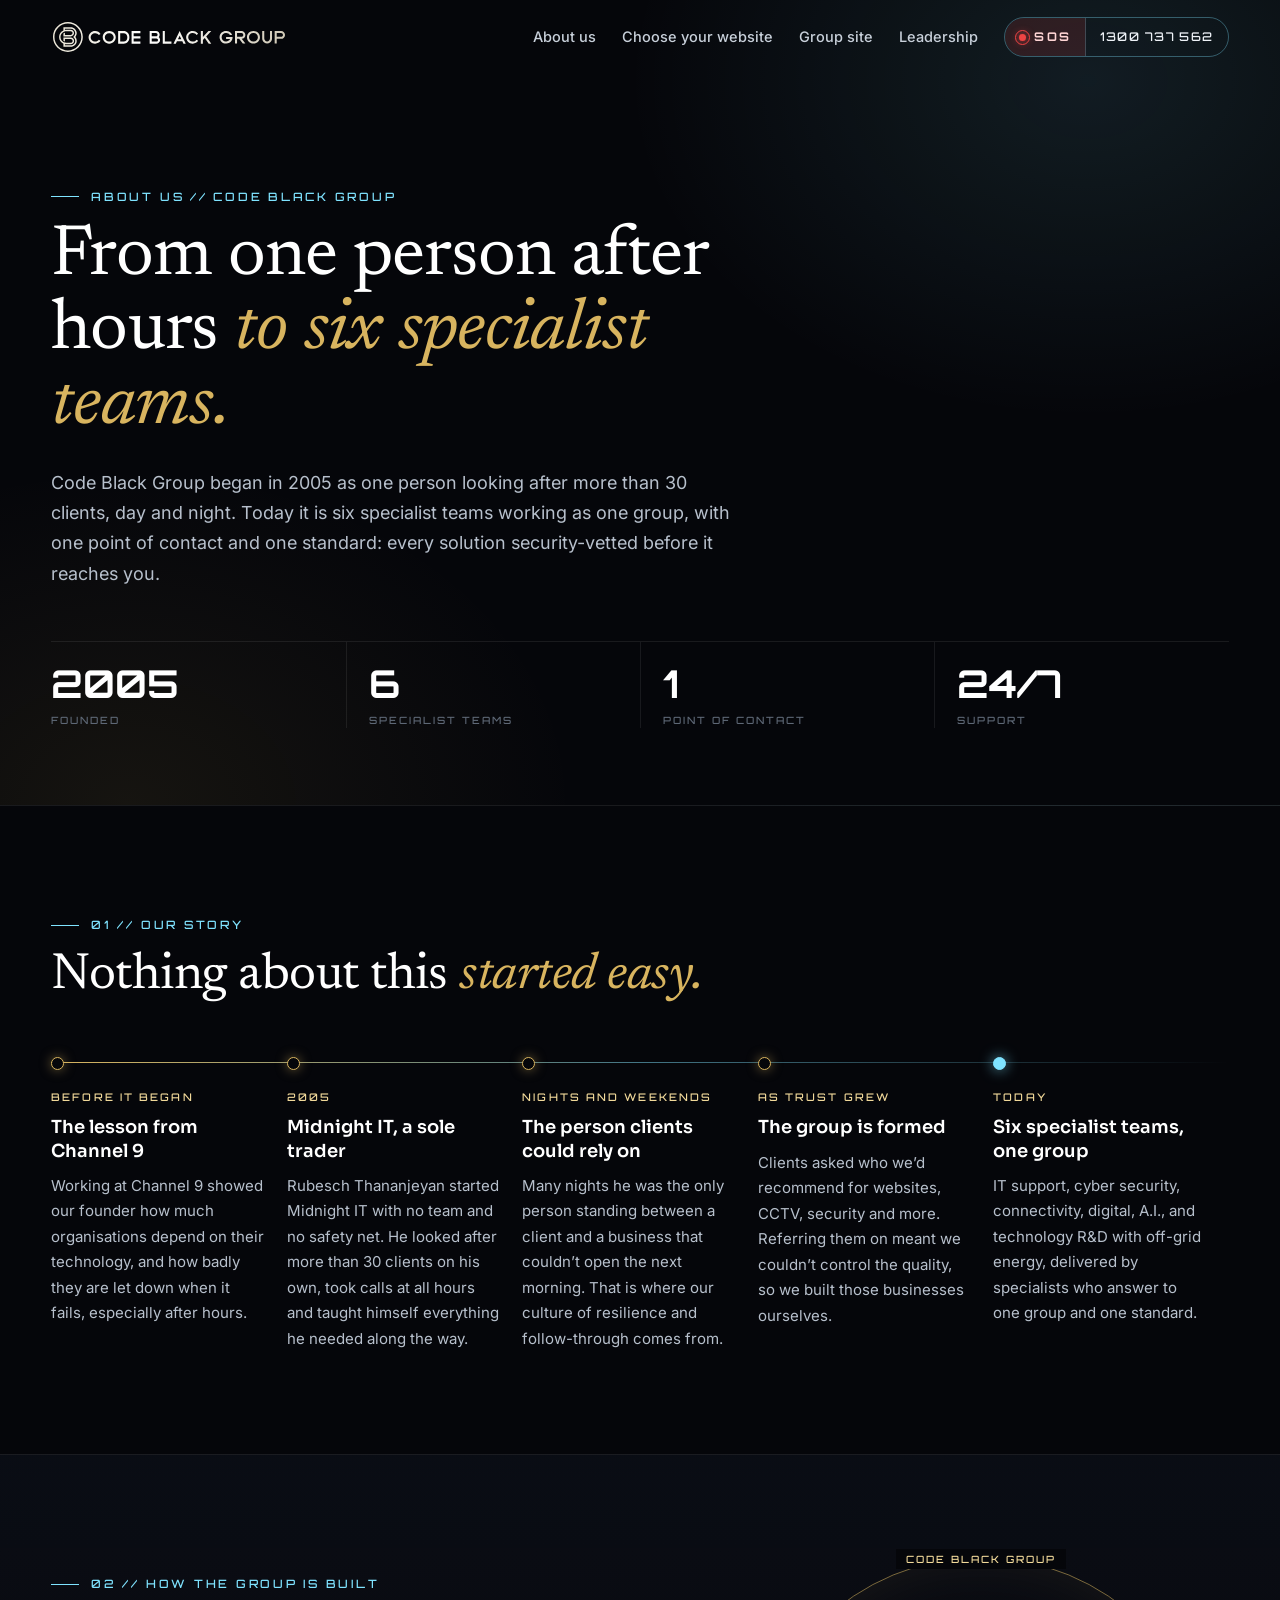
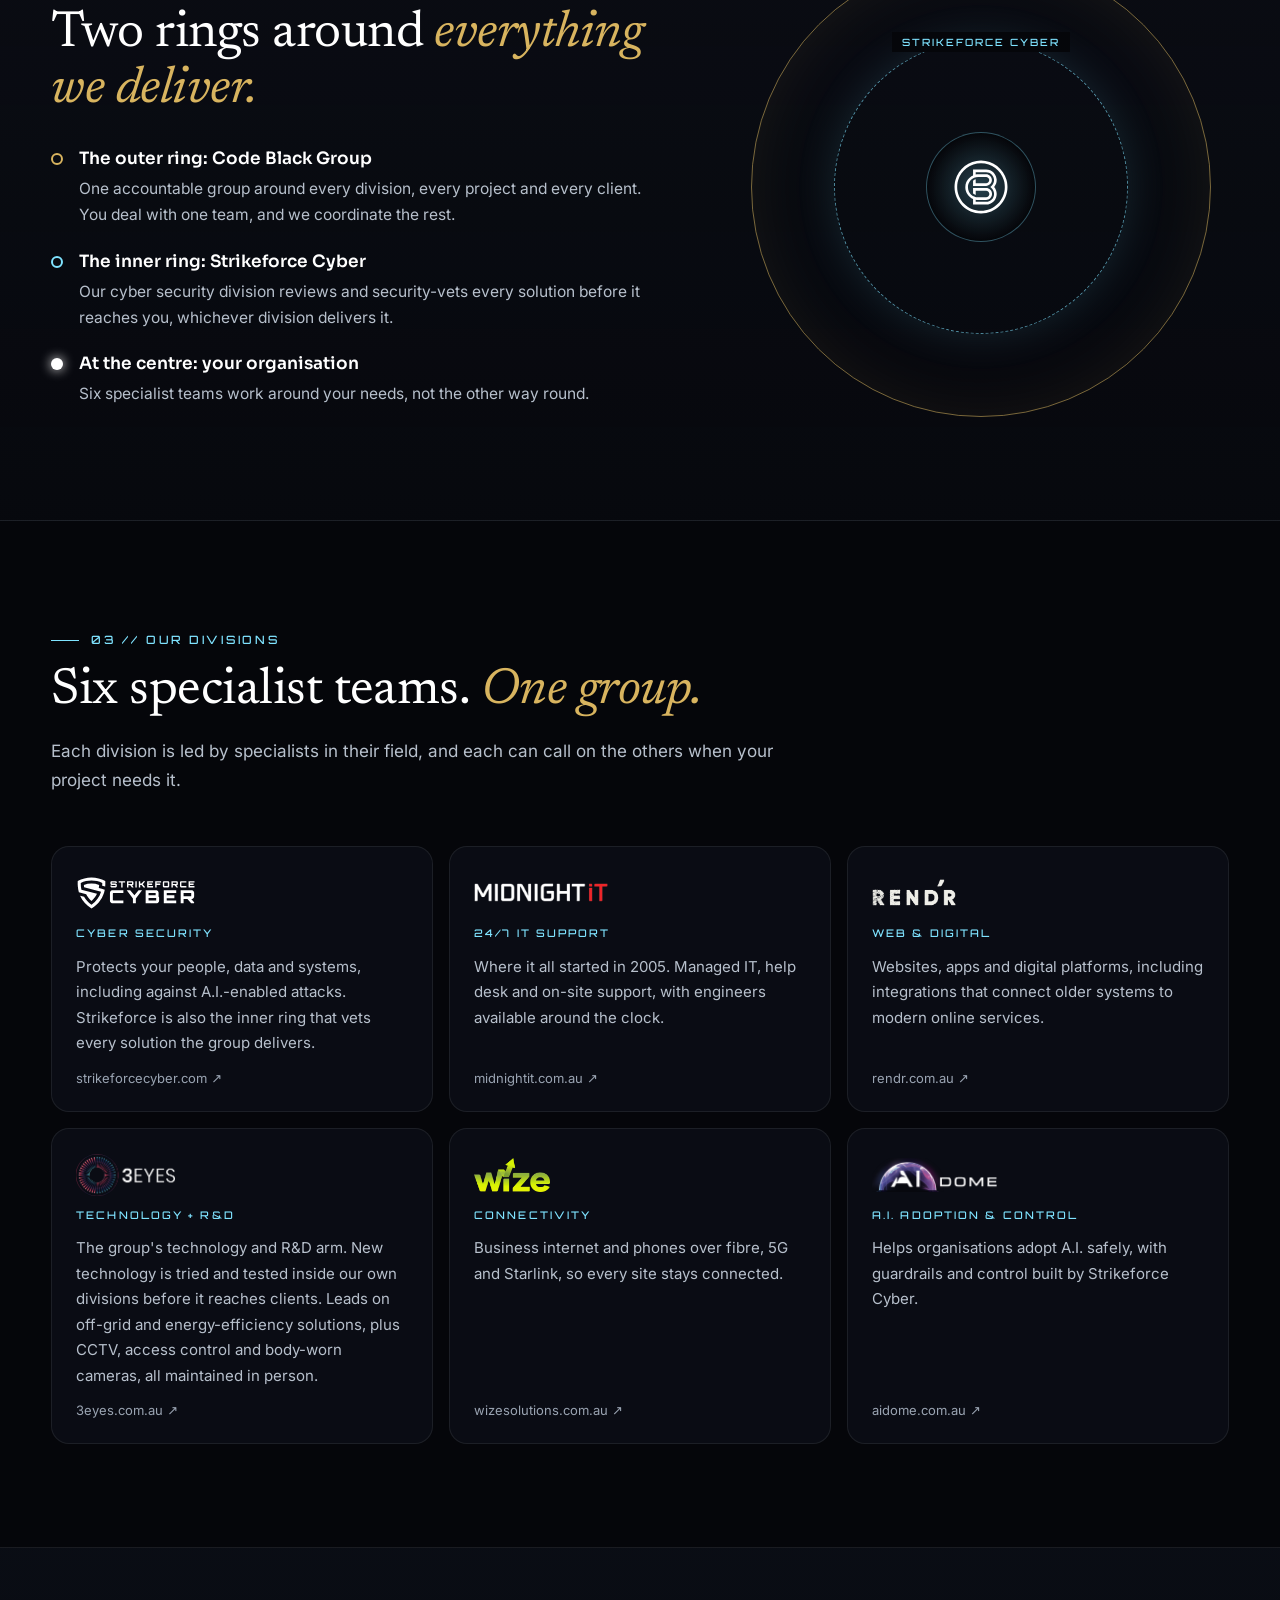
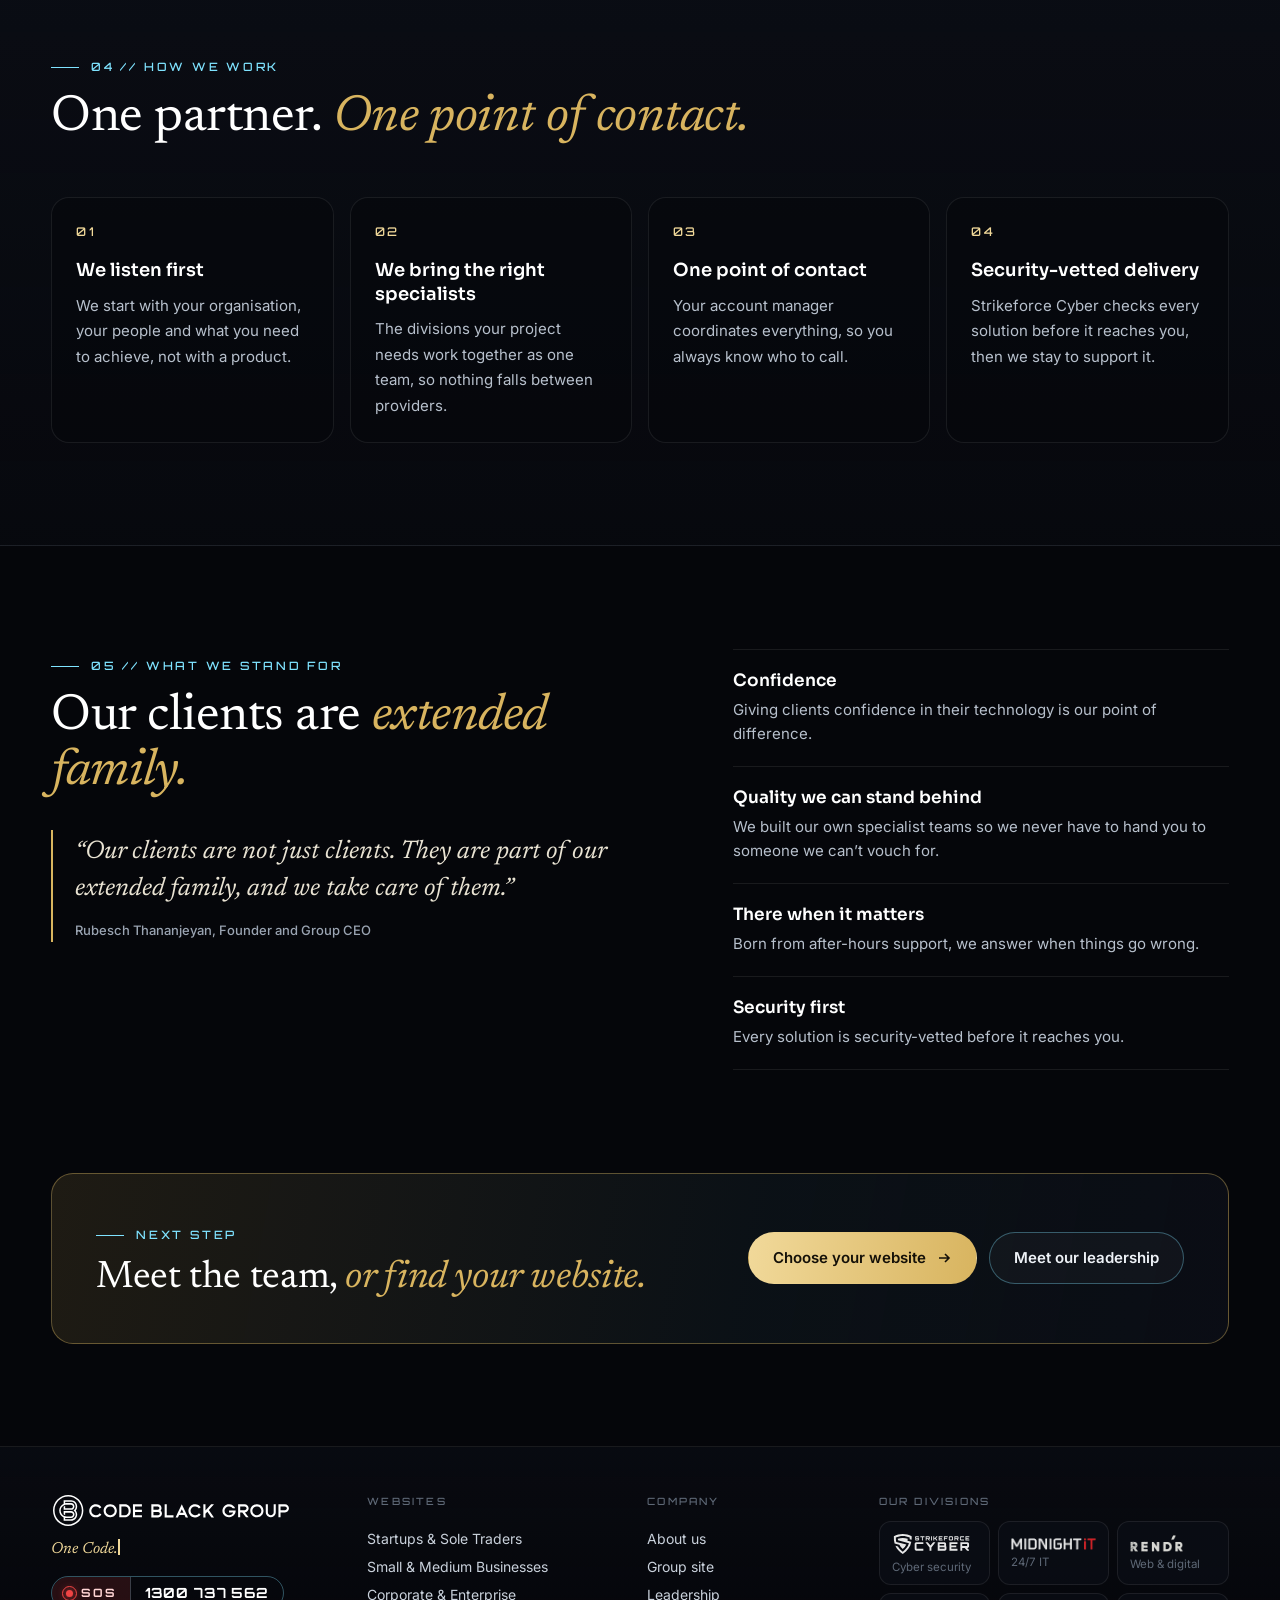
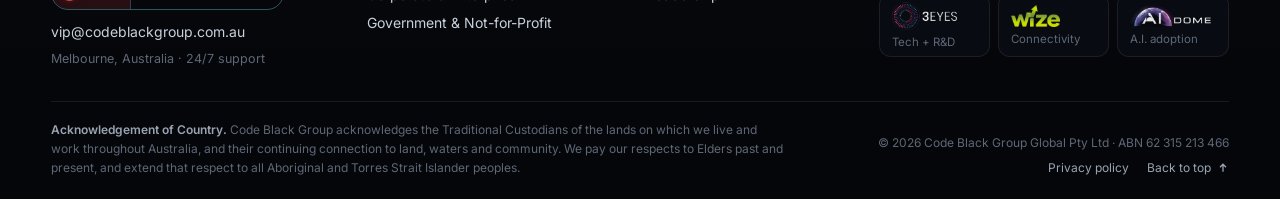
<file: about/index.html>
<!doctype html>
<html lang="en-AU">
<head>
<meta charset="utf-8">
<meta name="viewport" content="width=device-width, initial-scale=1">
<!-- security:start -->
<meta http-equiv="Content-Security-Policy" content="default-src 'self'; script-src 'self'; style-src 'self' 'unsafe-inline'; font-src 'self' data:; img-src 'self' data: https://codeblackgroup.com.au; media-src 'self'; connect-src 'self' https://golden-shield.onrender.com; worker-src 'self' blob:; frame-src 'none'; object-src 'none'; base-uri 'self'; form-action 'self'; upgrade-insecure-requests">
<meta name="referrer" content="strict-origin-when-cross-origin">
<script src="../assets/guard.js"></script>
<!-- security:end -->
<title>About us | Code Black Group</title>
<meta name="description" content="Code Black Group began in 2005 as one person supporting 30+ clients after hours. Today it is six specialist teams in one group: IT support, cyber security, connectivity, digital, A.I., and technology R&amp;D with off-grid energy">
<meta name="robots" content="noindex">
<meta name="theme-color" content="#05060A">
<link rel="icon" href="../logos/cbg-mark-white.svg" type="image/svg+xml">
<link rel="preload" as="font" type="font/woff2" href="../assets/fonts/newsreader-latin-400-italic.woff2" crossorigin>
<style>
@font-face{font-family:Orbitron;src:url(../fonts/orbitron-500.woff2) format("woff2");font-weight:500;font-display:swap}
@font-face{font-family:Orbitron;src:url(../fonts/orbitron-700.woff2) format("woff2");font-weight:700;font-display:swap}
@font-face{font-family:Orbitron;src:url(../fonts/orbitron-900.woff2) format("woff2");font-weight:900;font-display:swap}
@font-face{font-family:Newsreader;src:url(../assets/fonts/newsreader-latin-400-italic.woff2) format("woff2");font-style:italic;font-weight:400;font-display:swap}
@font-face{font-family:Newsreader;src:url(../assets/fonts/newsreader-latin-400-normal.woff2) format("woff2");font-weight:400;font-display:swap}
@font-face{font-family:Sora;src:url(../assets/fonts/sora-latin-600-normal.woff2) format("woff2");font-weight:600;font-display:swap}
@font-face{font-family:Inter;src:url(../assets/fonts/inter-latin-400-normal.woff2) format("woff2");font-weight:400;font-display:swap}
@font-face{font-family:Inter;src:url(../assets/fonts/inter-latin-500-normal.woff2) format("woff2");font-weight:500;font-display:swap}
@font-face{font-family:Inter;src:url(../assets/fonts/inter-latin-600-normal.woff2) format("woff2");font-weight:600;font-display:swap}

:root{
  --void:#05060A;--deep:#0A0D14;--panel:rgba(14,18,28,.55);
  --ink:#EEF2F7;--muted:#9AA4B2;--dim:#5E6876;
  --gold:#D8B45F;--gold-hi:#F1D99A;--syn:#7FE3FF;--violet:#A78BFA;
  --line:rgba(127,227,255,.14);--line2:rgba(255,255,255,.08);
  --hud:Orbitron,"Inter",system-ui,sans-serif;--serif:Newsreader,Georgia,serif;--sans:Inter,system-ui,-apple-system,"Segoe UI",sans-serif;
  --gut:clamp(16px,4vw,56px);--max:1280px;
}
*{box-sizing:border-box}
html{scroll-behavior:smooth;-webkit-text-size-adjust:100%}
html,body{overflow-x:clip}
body{margin:0;background:var(--void);color:var(--ink);font:400 16px/1.6 var(--sans);-webkit-font-smoothing:antialiased}
a{color:inherit}
img,svg,canvas{display:block}
.wrap{width:100%;max-width:var(--max);margin:0 auto;padding:0 var(--gut)}
.skip{position:absolute;left:-9999px}.skip:focus{left:16px;top:16px;z-index:100;background:#fff;color:#000;padding:10px 14px;border-radius:8px}
.hudt{font-family:var(--hud);font-weight:500;font-size:11.5px;letter-spacing:.24em;text-transform:uppercase}
:focus-visible{outline:2px solid var(--syn);outline-offset:3px}

/* ---------- header ---------- */
header.top{position:fixed;inset:0 0 auto 0;z-index:40;transition:background .4s ease,border-color .4s ease;border-bottom:1px solid transparent}
header.top.solid{background:rgba(5,6,10,.78);backdrop-filter:blur(14px);-webkit-backdrop-filter:blur(14px);border-color:var(--line2)}
header.top .wrap{display:flex;align-items:center;justify-content:space-between;gap:20px;height:74px}
.logo{display:block;width:176px;height:26px;background:linear-gradient(100deg,#E9E3D3,#fff 40%,#CFC7B4);-webkit-mask:url("../logos/cbg-header-lockup-white.svg") left center/contain no-repeat;mask:url("../logos/cbg-header-lockup-white.svg") left center/contain no-repeat}
header nav{display:flex;align-items:center;gap:26px;font-size:14.5px;font-weight:500}
header nav a{text-decoration:none;color:#C8D0DA}
header nav a:hover{color:#fff}
header nav .call{color:var(--ink);border:1px solid rgba(127,227,255,.35);padding:9px 14px;border-radius:999px;font-family:var(--hud);font-size:12px;letter-spacing:.12em;white-space:nowrap}
@media (max-width:360px){header nav .call{padding:8px 11px;font-size:11px;letter-spacing:.06em}}
header nav .call:hover{border-color:var(--syn);box-shadow:0 0 18px rgba(127,227,255,.25)}
@media (max-width:760px){header nav>a{display:none}.logo{width:150px}}

/* ---------- hero ---------- */
.hero{position:relative;min-height:100vh;min-height:100svh;display:flex;align-items:center;overflow:hidden;isolation:isolate;padding:110px 0 120px}
#field{position:absolute;inset:0;width:100%;height:100%;z-index:-2}
#paths{scroll-margin-top:84px}
.cue-l{position:absolute;left:50%;bottom:28px;transform:translateX(-50%);display:block;width:40px;height:52px}
.cue-l .cue{position:static;margin:0 auto;transform:none;height:44px;width:2px}
.hero .lead b{color:#E9EEF5;font-weight:600}

.ai-v{position:absolute;z-index:3;width:0;display:flex;flex-direction:column;align-items:center;pointer-events:none}
.ai-btn{pointer-events:auto;display:inline-flex;align-items:center;gap:10px;height:42px;padding:0 16px 0 6px;border-radius:999px;border:1px solid rgba(127,227,255,.45);background:rgba(5,8,14,.62);backdrop-filter:blur(8px);-webkit-backdrop-filter:blur(8px);color:#E8F7FF;font-family:var(--hud);font-size:11.5px;letter-spacing:.16em;text-transform:uppercase;cursor:pointer;white-space:nowrap;box-shadow:0 0 0 0 rgba(127,227,255,.35);animation:aiping 2.8s ease-out infinite}
.ai-btn:hover{border-color:rgba(127,227,255,.85)}
.ai-btn .eq{width:30px;height:30px;border-radius:50%;display:flex;align-items:center;justify-content:center;gap:2px;background:linear-gradient(135deg,#7FE3FF,#A78BFA)}
.ai-btn .eq i{display:block;width:3px;height:8px;border-radius:2px;background:#05060A;animation:eqb 1s ease-in-out infinite}
.ai-btn .eq i:nth-child(2){animation-delay:-.3s}.ai-btn .eq i:nth-child(3){animation-delay:-.6s}.ai-btn .eq i:nth-child(4){animation-delay:-.15s}
.ai-v.on .ai-btn{animation:none;border-color:rgba(241,217,154,.7)}
.ai-v.on .ai-btn .eq{background:linear-gradient(135deg,#F1D99A,#D8B45F)}
@keyframes eqb{0%,100%{height:5px}50%{height:15px}}
@keyframes aiping{0%{box-shadow:0 0 0 0 rgba(127,227,255,.35)}70%{box-shadow:0 0 0 14px rgba(127,227,255,0)}100%{box-shadow:0 0 0 0 rgba(127,227,255,0)}}
.ai-cap{position:fixed;left:50%;bottom:calc(22px + env(safe-area-inset-bottom,0px));z-index:60;transform:translate(-50%,8px);width:min(600px,calc(100vw - 32px));pointer-events:none;padding:12px 18px 14px;border-radius:14px;border:1px solid rgba(127,227,255,.25);background:rgba(5,8,14,.72);backdrop-filter:blur(10px);-webkit-backdrop-filter:blur(10px);text-align:left;opacity:0;transform:translateY(6px);transition:opacity .4s,transform .4s}
.ai-v.on .ai-cap{opacity:1;transform:translate(-50%,0)}
.ai-cap .lbl{display:flex;align-items:center;gap:8px;font-family:var(--hud);font-size:10px;letter-spacing:.22em;color:#7FE3FF;margin-bottom:6px}
.ai-cap .lbl i{width:6px;height:6px;border-radius:50%;background:#7FE3FF;box-shadow:0 0 10px #7FE3FF;animation:recdot 1.2s ease-in-out infinite}
.ai-cap p{margin:0;font-size:15.5px;line-height:1.5;color:#E9EEF5;min-height:3em}
.ai-cap p .cur{display:inline-block;width:7px;height:1em;margin-left:2px;vertical-align:-2px;background:#7FE3FF;animation:blink .9s steps(2) infinite}
@keyframes blink{50%{opacity:0}}
@media (max-width:860px){.ai-btn{height:38px;font-size:10.5px}.ai-cap p{font-size:14.5px}}
@media (prefers-reduced-motion:reduce){.ai-btn,.ai-btn .eq i{animation:none}}

.hero::before{content:"";position:absolute;inset:0;z-index:-1;pointer-events:none;
  background:radial-gradient(60% 70% at 15% 50%,rgba(5,6,10,.85),transparent 70%),linear-gradient(180deg,rgba(5,6,10,.3),transparent 25%,transparent 70%,var(--void))}
.hero::after{content:"";position:absolute;inset:0;z-index:-1;pointer-events:none;opacity:.5;
  background:repeating-linear-gradient(0deg,rgba(255,255,255,.025) 0 1px,transparent 1px 3px)}
.scan{position:absolute;left:0;right:0;height:160px;top:-160px;z-index:-1;pointer-events:none;background:linear-gradient(180deg,transparent,rgba(127,227,255,.07) 70%,rgba(127,227,255,.22) 99%,transparent);animation:scan 7s cubic-bezier(.4,0,.6,1) infinite}
@keyframes scan{0%{top:-160px}70%,100%{top:100%}}
.frame{position:absolute;inset:92px var(--gut) 34px;pointer-events:none;z-index:0}
.frame i{position:absolute;width:26px;height:26px;border:1px solid rgba(127,227,255,.5)}
.frame i:nth-child(1){left:0;top:0;border-right:0;border-bottom:0}.frame i:nth-child(2){right:0;top:0;border-left:0;border-bottom:0}
.frame i:nth-child(3){left:0;bottom:0;border-right:0;border-top:0}.frame i:nth-child(4){right:0;bottom:0;border-left:0;border-top:0}
.frame .coord{position:absolute;left:38px;top:-4px;color:var(--dim)}
.frame .coord2{position:absolute;right:38px;top:-4px;color:var(--dim)}
.h-in{position:relative;z-index:1;max-width:760px}
.kick{display:inline-flex;align-items:center;gap:12px;color:var(--syn);margin-bottom:26px}
.kick b{width:8px;height:8px;border-radius:50%;background:var(--syn);box-shadow:0 0 12px var(--syn);animation:blink 1.6s steps(2) infinite}
@keyframes blink{50%{opacity:.25}}
h1{margin:0;font-weight:400}
h1 .l1{display:block;font-family:var(--hud);font-weight:700;font-size:clamp(28px,4.6vw,64px);line-height:1.08;letter-spacing:.02em;text-transform:uppercase;
  background:linear-gradient(100deg,#fff 0%,#DDEBF7 40%,var(--syn) 100%);-webkit-background-clip:text;background-clip:text;color:transparent;text-shadow:0 0 40px rgba(127,227,255,.15)}
h1 .l2{display:block;margin-top:14px;font-family:var(--serif);font-style:italic;font-size:clamp(34px,5.4vw,76px);line-height:1.05;letter-spacing:-.01em;
  background:linear-gradient(100deg,var(--gold-hi),var(--gold) 55%,#B9893A);-webkit-background-clip:text;background-clip:text;color:transparent;padding-right:.08em}
.lead{margin:26px 0 0;max-width:56ch;color:#C2CAD5;font-size:clamp(16px,1.35vw,19px);line-height:1.65}
.acts{display:flex;flex-wrap:wrap;align-items:center;gap:14px 18px;margin-top:34px}
.btn{position:relative;display:inline-flex;align-items:center;gap:10px;height:52px;padding:0 24px;border-radius:999px;text-decoration:none;font-weight:600;font-size:15px;border:1px solid rgba(255,255,255,.2);color:var(--ink);transition:transform .3s ease,box-shadow .3s ease,border-color .3s ease}
.btn:hover{transform:translateY(-2px);border-color:rgba(127,227,255,.6);box-shadow:0 10px 40px -10px rgba(127,227,255,.35)}
.btn.gold{background:linear-gradient(100deg,var(--gold-hi),var(--gold));color:#141008;border-color:transparent}
.btn.gold:hover{box-shadow:0 14px 44px -12px rgba(216,180,95,.65)}
.readout{position:absolute;left:0;right:0;bottom:36px;z-index:1}
.readout .wrap{display:grid;grid-template-columns:repeat(4,minmax(0,1fr));gap:0}
.ro{padding:14px 18px 2px;border-left:1px solid var(--line)}
.ro b{display:block;font-family:var(--hud);font-weight:700;font-size:20px;letter-spacing:.06em;color:var(--ink)}
.ro span{display:block;margin-top:4px;color:var(--muted);font-size:12.5px;line-height:1.4}
.ro b em{font-style:normal;color:var(--syn)}
.cue{position:absolute;left:50%;bottom:-2px;transform:translateX(-50%);width:1px;height:28px;background:linear-gradient(var(--syn),transparent);animation:cue 2s ease-in-out infinite}
@keyframes cue{0%,100%{opacity:.2;transform:translate(-50%,-6px)}50%{opacity:1;transform:translate(-50%,0)}}
@media (max-width:860px){
  .hero{align-items:stretch;flex-direction:column;padding-top:330px;padding-bottom:110px}
  .readout{position:relative;left:auto;right:auto;bottom:auto;margin-top:48px;width:100%}
  .hero::before{background:linear-gradient(180deg,transparent 0,transparent 290px,rgba(5,6,10,.55) 340px,rgba(5,6,10,.65) 60%,var(--void))}
  .readout .wrap{grid-template-columns:repeat(2,minmax(0,1fr));row-gap:10px}
  .ro b{font-size:17px}.ro{padding:10px 12px 0}
  .frame{display:none}
}

/* ---------- sections ---------- */
.sec{position:relative;padding:clamp(64px,7.5vw,108px) 0}
.sec-h{display:grid;grid-template-columns:minmax(0,1fr) minmax(0,.9fr);gap:28px 64px;align-items:end;margin-bottom:48px}
.sec-h .hudt{display:inline-flex;gap:12px;align-items:center;color:var(--syn)}
.sec-h .hudt::before{content:"";width:28px;height:1px;background:var(--syn)}
h2{margin:18px 0 0;font-family:var(--serif);font-weight:400;font-size:clamp(34px,4.4vw,60px);line-height:1.06;letter-spacing:-.015em}
h2 em{font-style:italic;color:var(--gold)}
.sec-h p{margin:0;color:var(--muted);font-size:17px;max-width:52ch}
@media (max-width:860px){.sec-h{grid-template-columns:1fr}}

/* ---------- paths ---------- */
@keyframes up{to{opacity:1;translate:0 0}}
@keyframes rec{0%,100%{opacity:1}50%{opacity:.35}}
@keyframes recdot{0%,100%{opacity:1;box-shadow:0 0 12px rgba(255,59,48,.95)}50%{opacity:.15;box-shadow:0 0 0 rgba(255,59,48,0)}}
.paths{display:grid;grid-template-columns:repeat(4,minmax(0,1fr));gap:16px}
.door{--tint:216,180,95;position:relative;display:block;aspect-ratio:3/4;border-radius:20px;overflow:hidden;isolation:isolate;text-decoration:none;color:#fff;border:1px solid rgba(255,255,255,.08);box-shadow:0 24px 60px -34px rgba(0,0,0,.9);transition:transform .5s cubic-bezier(.2,.8,.2,1),border-color .4s ease,box-shadow .5s ease;opacity:0;translate:0 24px;animation:up .9s cubic-bezier(.2,.8,.2,1) forwards}
.door:nth-child(2){animation-delay:.08s}.door:nth-child(3){animation-delay:.16s}.door:nth-child(4){animation-delay:.24s}
.door.t-start{--tint:238,150,140}.door.t-smb{--tint:120,210,240}.door.t-corp{--tint:222,186,104}.door.t-gov{--tint:110,207,190}
.door img{position:absolute;inset:0;width:100%;height:100%;object-fit:cover;object-position:50% 22%;z-index:-2;filter:saturate(.85) brightness(.88);transition:transform 1.2s cubic-bezier(.2,.8,.2,1),filter .6s ease}
.door::before{content:"";position:absolute;inset:0;z-index:-1;background:linear-gradient(180deg,rgba(5,6,10,.15) 0,rgba(5,6,10,0) 22%,rgba(5,6,10,.5) 52%,rgba(5,6,10,.94) 100%)}
.door::after{content:"";position:absolute;left:0;right:0;top:0;height:3px;background:rgb(var(--tint));transform:scaleX(.2);transform-origin:left;transition:transform .6s cubic-bezier(.2,.8,.2,1)}
.door .num{position:absolute;left:20px;top:20px;font-size:12px;letter-spacing:.22em;color:rgb(var(--tint));text-shadow:0 1px 8px rgba(0,0,0,.6)}
.door .live{position:absolute;right:14px;top:14px;display:flex;align-items:center;gap:7px;padding:6px 10px;border-radius:999px;background:rgba(5,6,10,.55);border:1px solid rgba(52,211,153,.35);backdrop-filter:blur(6px);-webkit-backdrop-filter:blur(6px);font-size:10px;letter-spacing:.18em;color:#A7F3D0;animation:rec 2.4s ease-in-out infinite}
.door .live::before{content:"";width:7px;height:7px;border-radius:50%;background:#34D399;box-shadow:0 0 10px rgba(52,211,153,.9);animation:livedot 2.4s ease-in-out infinite}
@keyframes livedot{0%,100%{opacity:1;box-shadow:0 0 12px rgba(52,211,153,.95)}50%{opacity:.25;box-shadow:0 0 0 rgba(52,211,153,0)}}
.door:nth-child(2) .live,.door:nth-child(2) .live::before{animation-delay:-.6s}
.door:nth-child(3) .live,.door:nth-child(3) .live::before{animation-delay:-1.2s}
.door:nth-child(4) .live,.door:nth-child(4) .live::before{animation-delay:-1.8s}
.door .tx{position:absolute;left:0;right:0;bottom:0;padding:22px}
.door h3{margin:0 0 8px;font-family:Sora,var(--sans);font-weight:600;font-size:23px;line-height:1.18;letter-spacing:-.015em;color:#fff}
.door p{margin:0 0 18px;color:#CCD5DF;font-size:14.5px;line-height:1.5}
.door .cta{display:inline-flex;align-items:center;gap:10px;height:42px;padding:0 16px 0 18px;border-radius:999px;background:rgba(255,255,255,.1);border:1px solid rgba(255,255,255,.24);backdrop-filter:blur(8px);-webkit-backdrop-filter:blur(8px);font:600 14px var(--sans);color:#fff;transition:background .35s ease,color .35s ease,border-color .35s ease}
.door .cta svg{transition:transform .35s ease}
.door:hover,.door:focus-visible{border-color:rgba(var(--tint),.65);box-shadow:0 34px 80px -34px rgba(var(--tint),.55)}
.door:hover::after,.door:focus-visible::after{transform:scaleX(1)}
.door:hover img,.door:focus-visible img{transform:scale(1.06);filter:saturate(1) brightness(.98)}
.door:hover .cta,.door:focus-visible .cta{background:rgb(var(--tint));border-color:rgb(var(--tint));color:#0A0B0F}
.door:hover .cta svg,.door:focus-visible .cta svg{transform:translateX(3px)}
.door:focus-visible{outline:2px solid rgb(var(--tint));outline-offset:3px}
@media (max-width:1100px){.paths{grid-template-columns:repeat(2,minmax(0,1fr))}.door{aspect-ratio:4/3.6}}
@media (max-width:600px){.paths{grid-template-columns:1fr;gap:14px}.door{aspect-ratio:4/3.3}.door h3{font-size:21px}.door p{margin-bottom:14px;font-size:14px}.door .tx{padding:18px}.door .cta{height:38px;font-size:13.5px}}


/* ---------- evolution timeline ---------- */
.evo{position:relative;display:grid;grid-template-columns:repeat(6,minmax(0,1fr));gap:0;margin-top:8px}
.evo::before{content:"";position:absolute;left:0;right:0;top:27px;height:1px;background:linear-gradient(90deg,rgba(216,180,95,.6),rgba(127,227,255,.6) 70%,rgba(167,139,250,.9))}
.evo::after{content:"";position:absolute;left:0;top:26px;width:90px;height:3px;border-radius:3px;background:linear-gradient(90deg,transparent,var(--syn));filter:drop-shadow(0 0 8px var(--syn));animation:travel 6s linear infinite}
@keyframes travel{from{left:0}to{left:calc(100% - 90px)}}
.ev{position:relative;padding:0 18px 0 0}
.ev .dot{position:relative;z-index:1;width:56px;height:56px;border-radius:50%;display:grid;place-items:center;background:var(--void);border:1px solid rgba(216,180,95,.55);font-family:var(--hud);font-size:11px;font-weight:700;letter-spacing:.06em;color:var(--gold-hi)}
.ev.now .dot{border-color:var(--syn);color:var(--syn);box-shadow:0 0 24px rgba(127,227,255,.35)}
.ev.next .dot{border:1px dashed var(--violet);color:#CDBEFF;box-shadow:0 0 30px rgba(167,139,250,.35);animation:breathe2 3s ease-in-out infinite}
@keyframes breathe2{50%{box-shadow:0 0 44px rgba(167,139,250,.6)}}
.ev .when{display:block;margin:18px 0 6px;color:var(--muted)}
.ev.now .when{color:var(--syn)}.ev.next .when{color:#CDBEFF}
.ev h3{margin:0 0 8px;font-family:var(--serif);font-weight:400;font-size:22px;line-height:1.2}
.ev p{margin:0;color:#AEB7C3;font-size:14.5px;line-height:1.55}
.ev .who{display:block;margin-top:10px;color:var(--gold);font-size:13px}
.ev.now .who{color:var(--syn)}.ev.next .who{color:#CDBEFF}
@media (max-width:1000px){
  .evo{grid-template-columns:1fr;gap:0}
  .evo::before{left:27px;right:auto;top:0;bottom:0;width:1px;height:auto;background:linear-gradient(180deg,rgba(216,180,95,.6),rgba(127,227,255,.6) 70%,rgba(167,139,250,.9))}
  .evo::after{display:none}
  .ev{display:grid;grid-template-columns:56px 1fr;column-gap:18px;padding:0 0 26px}
  .ev .dot{grid-row:1/5}.ev .when{margin-top:4px}
}

/* ---------- constellation ---------- */
.cst{display:grid;grid-template-columns:minmax(0,.85fr) minmax(0,1.15fr);gap:clamp(32px,5vw,80px);align-items:center}
.cst-copy p{color:#B7C0CC;font-size:17px;max-width:46ch}
.rings{list-style:none;margin:28px 0 0;padding:0;display:grid;gap:14px}
.rings li{display:grid;grid-template-columns:44px 1fr;gap:14px;align-items:start;padding:16px 0;border-top:1px solid var(--line2)}
.rings .ic{width:44px;height:44px;border-radius:50%;display:grid;place-items:center;border:1px solid rgba(216,180,95,.45)}
.rings .ic.s{border-color:rgba(127,227,255,.55)}
.rings b{display:block;font-size:16px}
.rings span{display:block;color:var(--muted);font-size:14.5px;margin-top:2px}
.orb{position:relative;width:100%;max-width:640px;aspect-ratio:1;margin:0 auto}
.orb svg.lines{position:absolute;inset:0;width:100%;height:100%;overflow:visible}
.orb .ring-o{fill:none;stroke:rgba(216,180,95,.35);stroke-width:1}
.orb .ring-s{fill:none;stroke:rgba(127,227,255,.55);stroke-width:1.2;stroke-dasharray:3 7;transform-origin:50% 50%;animation:spin 40s linear infinite}
.orb .ring-s2{fill:none;stroke:rgba(127,227,255,.18);stroke-width:10}
.orb .ln{stroke:rgba(127,227,255,.22);stroke-width:1}
.orb .pulse{stroke:var(--syn);stroke-width:2;stroke-linecap:round;stroke-dasharray:6 400;animation:flow 3.2s linear infinite}
@keyframes flow{from{stroke-dashoffset:406}to{stroke-dashoffset:0}}
@keyframes spin{to{transform:rotate(360deg)}}
.orb .ring-lbl{font-family:var(--hud);font-size:9.5px;letter-spacing:3px;fill:rgba(127,227,255,.8)}
.orb .ring-lbl2{font-family:var(--hud);font-size:9.5px;letter-spacing:3px;fill:rgba(216,180,95,.75)}
.core{position:absolute;left:50%;top:50%;width:26%;aspect-ratio:1;transform:translate(-50%,-50%);border-radius:50%;display:grid;place-items:center;
  background:radial-gradient(circle at 50% 40%,rgba(127,227,255,.22),rgba(10,13,20,.95) 62%);box-shadow:0 0 0 1px rgba(127,227,255,.35),0 0 60px rgba(127,227,255,.25),inset 0 0 40px rgba(127,227,255,.15)}
.core::after{content:"";position:absolute;inset:-14%;border-radius:50%;border:1px solid rgba(127,227,255,.25);animation:breathe 3.6s ease-in-out infinite}
@keyframes breathe{0%,100%{transform:scale(.92);opacity:.2}50%{transform:scale(1.05);opacity:.8}}
.core img{width:46%;height:auto;filter:drop-shadow(0 0 12px rgba(255,255,255,.35))}
.node{position:absolute;transform:translate(-50%,-50%);display:flex;flex-direction:column;align-items:center;gap:8px;text-decoration:none;color:var(--ink);width:150px}
.node .chip{display:grid;place-items:center;height:56px;min-width:56px;padding:0 16px;border-radius:999px;background:rgba(10,13,20,.88);border:1px solid rgba(216,180,95,.35);box-shadow:0 10px 30px -10px rgba(0,0,0,.8);transition:border-color .3s ease,box-shadow .3s ease,transform .3s ease}
.node.sf .chip{border-color:rgba(127,227,255,.6)}
.node:hover .chip,.node:focus-visible .chip{border-color:var(--syn);box-shadow:0 0 30px rgba(127,227,255,.35);transform:translateY(-2px)}
.node img{height:24px;width:auto;max-width:118px;object-fit:contain}
.node img.tall{height:30px}
.node small{font-size:12px;color:var(--muted);text-align:center;line-height:1.3}
@media (max-width:980px){.cst{grid-template-columns:1fr}.orb{max-width:560px}}
@media (max-width:560px){.orb{max-width:min(320px,82vw)}.node{width:96px}.node .chip{height:42px;padding:0 10px}.node img{height:17px;max-width:82px}.node img.tall{height:22px}.node small{display:none}.orb .ring-lbl,.orb .ring-lbl2{font-size:12px}}

/* ---------- intelligence band ---------- */
.band{display:grid;grid-template-columns:repeat(3,minmax(0,1fr));gap:18px}
.card{position:relative;padding:30px 26px 26px;border-radius:18px;background:var(--panel);border:1px solid var(--line);overflow:hidden}
.card::before{content:"";position:absolute;left:0;top:0;width:100%;height:1px;background:linear-gradient(90deg,transparent,var(--syn),transparent);opacity:.6}
.card .n{color:var(--syn)}
.card h3{margin:14px 0 10px;font-family:var(--serif);font-weight:400;font-size:26px;line-height:1.15}
.card p{margin:0;color:#AEB7C3;font-size:15px}
.card .by{display:block;margin-top:16px;color:var(--gold);font-size:13.5px}
@media (max-width:900px){.band{grid-template-columns:1fr}}

/* ---------- help + footer ---------- */
.help{display:flex;flex-wrap:wrap;align-items:center;justify-content:space-between;gap:20px 32px;padding:30px 34px;border-radius:20px;border:1px solid rgba(216,180,95,.3);background:linear-gradient(100deg,rgba(216,180,95,.08),rgba(127,227,255,.05))}
.help p{margin:0;font-family:var(--serif);font-size:clamp(22px,2.4vw,30px);line-height:1.25}
.help p i{color:var(--gold)}
.help .acts{margin:0}
footer{padding:64px 0 40px;border-top:1px solid var(--line2);margin-top:clamp(40px,5vw,72px)}
.f-top{display:grid;grid-template-columns:minmax(0,1fr) minmax(0,1.6fr);gap:40px;align-items:start}
.f-logo{width:250px;height:auto}
.f-top em{display:block;margin-top:16px;font-family:var(--serif);font-size:20px;color:var(--gold)}
.f-top .hudt{color:var(--dim);display:block;margin-bottom:16px}
.divs{display:grid;grid-template-columns:repeat(3,minmax(0,1fr));gap:10px}
.divs a{display:flex;flex-direction:column;align-items:center;justify-content:flex-start;gap:12px;min-height:118px;padding:18px 14px 16px;text-align:center;text-decoration:none;border-radius:14px;border:1px solid var(--line2);background:rgba(255,255,255,.02);transition:border-color .3s ease,background .3s ease}
.divs a:hover{border-color:rgba(127,227,255,.45);background:rgba(127,227,255,.04)}
.divs img{max-height:26px;max-width:70%;width:auto;opacity:.92;transition:opacity .3s}
.divs img.tall{max-height:34px}
.divs a:hover img{opacity:1}
.divs .lg{height:40px;display:flex;align-items:center;justify-content:center;width:100%}
.divs a span{font-size:13px;line-height:1.45;color:#AEB7C3}
.divs a:hover span{color:#E8EEF5}
.divs img.mit{max-height:20px}.divs img.eyes{max-height:40px}
.node img.eyes{height:36px}
.f-bot{display:flex;flex-wrap:wrap;justify-content:space-between;gap:12px;margin-top:44px;color:var(--dim);font-size:13px}
.f-bot a{color:var(--muted);text-decoration:none}
@media (max-width:800px){.f-top{grid-template-columns:1fr}.divs{grid-template-columns:repeat(2,minmax(0,1fr))}}

/* ---------- opening logo reveal (once per visit) ---------- */
#intro{position:fixed;inset:0;z-index:300;background:#000;display:flex;align-items:center;justify-content:center;flex-direction:column;gap:20px;cursor:pointer;transition:opacity .7s ease}
#intro[hidden]{display:none}
#intro.out{opacity:0;pointer-events:none}
#intro video{position:absolute;inset:0;width:100%;height:100%;object-fit:cover;background:#000}
@media (orientation:portrait){#intro video{object-fit:contain}}
#intro .fb{display:none;flex-direction:column;align-items:center;gap:18px;text-align:center}
#intro.fallback video{display:none}
#intro.fallback .fb{display:flex;animation:fbIn 1.4s cubic-bezier(.2,.8,.2,1) both}
#intro .fb img{width:130px;height:130px;filter:drop-shadow(0 0 24px rgba(255,255,255,.25))}
#intro .fb b{font-family:var(--hud);font-weight:500;font-size:clamp(20px,3vw,30px);letter-spacing:.18em;color:#fff}
#intro .fb em{font-family:var(--serif);font-size:18px;color:var(--gold)}
@keyframes fbIn{from{opacity:0;transform:scale(.94);filter:blur(6px)}to{opacity:1;transform:none;filter:none}}
#intro .skip{position:absolute;z-index:2;left:auto;top:auto;right:max(20px,env(safe-area-inset-right,0px));bottom:calc(20px + env(safe-area-inset-bottom,0px));background:rgba(0,0,0,.4);border:1px solid rgba(216,180,95,.45);color:#C8D0DA;font-family:var(--hud);font-size:11px;letter-spacing:.14em;padding:9px 14px;border-radius:999px;cursor:pointer}
#intro .skip:hover{color:#fff;border-color:var(--gold)}

/* reveal */
.rv{opacity:0;transform:translateY(22px);transition:opacity .9s cubic-bezier(.2,.8,.2,1),transform .9s cubic-bezier(.2,.8,.2,1)}
.rv.in{opacity:1;transform:none}
@media (prefers-reduced-motion:reduce){*,*::before,*::after{animation:none!important;transition:none!important}.rv,.door{opacity:1;transform:none;translate:none}}
</style>
<link rel="stylesheet" href="../assets/scam-help.css?v=6">
<link rel="stylesheet" href="../assets/home.css?v=44">
<link rel="stylesheet" href="../assets/about.css?v=2">
</head>
<body class="about">
<header class="top" id="top">
  <div class="wrap">
    <a class="logo" href="../business/" aria-label="Code Black Group, group site"></a>
    <nav aria-label="Main">
      <a href=".././" aria-current="page">About us</a>
      <a href="../#paths">Choose your website</a>
      <a href="../business/">Group site</a>
      <a href="../corporate/#leadership">Leadership</a>
      <span class="hotline"><a class="sos" href="#scam-help" data-scam-help aria-label="SOS: been scammed? Get help now with Golden Shield" title="Been scammed? Get help now"><i aria-hidden="true"></i>SOS</a><a class="call" href="tel:1300737562" aria-label="Call 1300 737 562"><svg class="ph" width="16" height="16" viewBox="0 0 24 24" aria-hidden="true"><path d="M6.6 3.5h3l1.5 4-2 1.3a11 11 0 0 0 6.1 6.1l1.3-2 4 1.5v3a2 2 0 0 1-2.2 2A16.5 16.5 0 0 1 4.6 5.7a2 2 0 0 1 2-2.2z" fill="none" stroke="currentColor" stroke-width="1.6" stroke-linejoin="round"/></svg><span class="num">1300 737 562</span></a></span>
      <button class="mnav-btn" type="button" aria-expanded="false" aria-controls="mnav" aria-label="Open menu"><i></i><i></i><i></i></button>
    </nav>
  </div>
  <nav class="mnav" id="mnav" aria-label="Menu" hidden>
    <a href=".././" aria-current="page"><span class="hudt">01</span>About us</a>
    <a href="../#paths"><span class="hudt">02</span>Choose your website</a>
    <a href="../business/"><span class="hudt">03</span>Group site</a>
    <a href="../corporate/#leadership"><span class="hudt">04</span>Leadership</a>
    <a class="m-call" href="tel:1300737562"><span class="hudt">Call</span>1300 737 562</a>
    <a class="m-sos" href="#scam-help" data-scam-help><i aria-hidden="true"></i>SOS: been scammed? Get help now</a>
  </nav>
</header>

<main class="ab">
  <section class="ab-hero">
    <div class="wrap">
      <span class="kh hudt">About us // Code Black Group</span>
      <h1>From one person after hours <em>to six specialist teams.</em></h1>
      <p class="ab-lead">Code Black Group began in 2005 as one person looking after more than 30 clients, day and night. Today it is six specialist teams working as one group, with one point of contact and one standard: every solution security-vetted before it reaches you.</p>
      <div class="ab-stats">
        <div><b>2005</b><span class="hudt">Founded</span></div>
        <div><b>6</b><span class="hudt">Specialist teams</span></div>
        <div><b>1</b><span class="hudt">Point of contact</span></div>
        <div><b>24/7</b><span class="hudt">Support</span></div>
      </div>
    </div>
  </section>

  <section class="ab-sec" id="story" aria-labelledby="story-h">
    <div class="wrap">
      <div class="ab-h rv"><span class="kh hudt">01 // Our story</span><h2 id="story-h">Nothing about this <em>started easy.</em></h2></div>
      <ol class="tl">
        <li class="rv"><span class="tl-k hudt">Before it began</span><h3>The lesson from Channel 9</h3><p>Working at Channel 9 showed our founder how much organisations depend on their technology, and how badly they are let down when it fails, especially after hours.</p></li>
        <li class="rv"><span class="tl-k hudt">2005</span><h3>Midnight IT, a sole trader</h3><p>Rubesch Thananjeyan started Midnight IT with no team and no safety net. He looked after more than 30 clients on his own, took calls at all hours and taught himself everything he needed along the way.</p></li>
        <li class="rv"><span class="tl-k hudt">Nights and weekends</span><h3>The person clients could rely on</h3><p>Many nights he was the only person standing between a client and a business that couldn&rsquo;t open the next morning. That is where our culture of resilience and follow-through comes from.</p></li>
        <li class="rv"><span class="tl-k hudt">As trust grew</span><h3>The group is formed</h3><p>Clients asked who we&rsquo;d recommend for websites, CCTV, security and more. Referring them on meant we couldn&rsquo;t control the quality, so we built those businesses ourselves.</p></li>
        <li class="rv"><span class="tl-k hudt">Today</span><h3>Six specialist teams, one group</h3><p>IT support, cyber security, connectivity, digital, A.I., and technology R&amp;D with off-grid energy, delivered by specialists who answer to one group and one standard.</p></li>
      </ol>
    </div>
  </section>

  <section class="ab-sec alt" id="structure" aria-labelledby="structure-h">
    <div class="wrap ab-2">
      <div class="rv">
        <span class="kh hudt">02 // How the group is built</span>
        <h2 id="structure-h">Two rings around <em>everything we deliver.</em></h2>
        <div class="ring-txt">
          <div><span class="dot g"></span><div><b>The outer ring: Code Black Group</b><p>One accountable group around every division, every project and every client. You deal with one team, and we coordinate the rest.</p></div></div>
          <div><span class="dot c"></span><div><b>The inner ring: Strikeforce Cyber</b><p>Our cyber security division reviews and security-vets every solution before it reaches you, whichever division delivers it.</p></div></div>
          <div><span class="dot w"></span><div><b>At the centre: your organisation</b><p>Six specialist teams work around your needs, not the other way round.</p></div></div>
        </div>
      </div>
      <div class="rings-art rv" aria-hidden="true">
        <span class="r1"><i class="hudt">Code Black Group</i></span>
        <span class="r2"><i class="hudt">Strikeforce Cyber</i></span>
        <span class="r3"><img src="../logos/cbg-mark-white.svg" alt="" width="54" height="54"></span>
      </div>
    </div>
  </section>

  <section class="ab-sec" id="divisions" aria-labelledby="div-h">
    <div class="wrap">
      <div class="ab-h rv"><span class="kh hudt">03 // Our divisions</span><h2 id="div-h">Six specialist teams. <em>One group.</em></h2><p>Each division is led by specialists in their field, and each can call on the others when your project needs it.</p></div>
      <div class="dv">
        <a class="dv-c rv" href="https://strikeforcecyber.com" target="_blank" rel="noopener"><span class="dv-l"><img src="../logos/strikeforce-cyber-white.svg" alt="Strikeforce Cyber" class="tall"></span><span class="dv-k hudt">Cyber security</span><p>Protects your people, data and systems, including against A.I.-enabled attacks. Strikeforce is also the inner ring that vets every solution the group delivers.</p><span class="dv-go">strikeforcecyber.com &#8599;</span></a>
        <a class="dv-c rv" href="https://midnightit.com.au" target="_blank" rel="noopener"><span class="dv-l"><img src="../logos/color/midnight-it.png" alt="Midnight IT" class="mit"></span><span class="dv-k hudt">24/7 IT support</span><p>Where it all started in 2005. Managed IT, help desk and on-site support, with engineers available around the clock.</p><span class="dv-go">midnightit.com.au &#8599;</span></a>
        <a class="dv-c rv" href="https://rendr.com.au" target="_blank" rel="noopener"><span class="dv-l"><img src="../assets/rendr-solid.png?v=2" alt="Rend'r" class="rd"></span><span class="dv-k hudt">Web &amp; digital</span><p>Websites, apps and digital platforms, including integrations that connect older systems to modern online services.</p><span class="dv-go">rendr.com.au &#8599;</span></a>
        <a class="dv-c rv" href="https://3eyes.com.au" target="_blank" rel="noopener"><span class="dv-l"><img src="../logos/color/3eyes.png" alt="3 Eyes Australia" class="tall eyes"></span><span class="dv-k hudt">Technology + R&amp;D</span><p>The group's technology and R&amp;D arm. New technology is tried and tested inside our own divisions before it reaches clients. Leads on off-grid and energy-efficiency solutions, plus CCTV, access control and body-worn cameras, all maintained in person.</p><span class="dv-go">3eyes.com.au &#8599;</span></a>
        <a class="dv-c rv" href="https://wizesolutions.com.au" target="_blank" rel="noopener"><span class="dv-l"><img src="../logos/color/wize.png" alt="Wize Solutions" class="tall"></span><span class="dv-k hudt">Connectivity</span><p>Business internet and phones over fibre, 5G and Starlink, so every site stays connected.</p><span class="dv-go">wizesolutions.com.au &#8599;</span></a>
        <a class="dv-c rv" href="https://aidome.com.au" target="_blank" rel="noopener"><span class="dv-l"><img src="../logos/aidome-logo-h.png" alt="AI Dome" class="tall"></span><span class="dv-k hudt">A.I. adoption &amp; control</span><p>Helps organisations adopt A.I. safely, with guardrails and control built by Strikeforce Cyber.</p><span class="dv-go">aidome.com.au &#8599;</span></a>
      </div>
    </div>
  </section>

  <section class="ab-sec alt" id="how" aria-labelledby="how-h">
    <div class="wrap">
      <div class="ab-h rv"><span class="kh hudt">04 // How we work</span><h2 id="how-h">One partner. <em>One point of contact.</em></h2></div>
      <div class="hw">
        <div class="rv"><span class="n hudt">01</span><h3>We listen first</h3><p>We start with your organisation, your people and what you need to achieve, not with a product.</p></div>
        <div class="rv"><span class="n hudt">02</span><h3>We bring the right specialists</h3><p>The divisions your project needs work together as one team, so nothing falls between providers.</p></div>
        <div class="rv"><span class="n hudt">03</span><h3>One point of contact</h3><p>Your account manager coordinates everything, so you always know who to call.</p></div>
        <div class="rv"><span class="n hudt">04</span><h3>Security-vetted delivery</h3><p>Strikeforce Cyber checks every solution before it reaches you, then we stay to support it.</p></div>
      </div>
    </div>
  </section>

  <section class="ab-sec" id="values" aria-labelledby="val-h">
    <div class="wrap ab-2 val">
      <div class="rv">
        <span class="kh hudt">05 // What we stand for</span>
        <h2 id="val-h">Our clients are <em>extended family.</em></h2>
        <blockquote>&ldquo;Our clients are not just clients. They are part of our extended family, and we take care of them.&rdquo;<cite>Rubesch Thananjeyan, Founder and Group CEO</cite></blockquote>
      </div>
      <ul class="vl rv">
        <li><b>Confidence</b><span>Giving clients confidence in their technology is our point of difference.</span></li>
        <li><b>Quality we can stand behind</b><span>We built our own specialist teams so we never have to hand you to someone we can&rsquo;t vouch for.</span></li>
        <li><b>There when it matters</b><span>Born from after-hours support, we answer when things go wrong.</span></li>
        <li><b>Security first</b><span>Every solution is security-vetted before it reaches you.</span></li>
      </ul>
    </div>
  </section>

  <section class="ab-cta" aria-labelledby="cta-h">
    <div class="wrap">
      <div class="cta-box rv">
        <div><span class="kh hudt">Next step</span><h2 id="cta-h">Meet the team, <em>or find your website.</em></h2></div>
        <div class="cta-acts">
          <a class="btn gold" href="../#paths">Choose your website <svg width="16" height="16" viewBox="0 0 16 16" aria-hidden="true"><path d="M3 8h10M9 4l4 4-4 4" fill="none" stroke="currentColor" stroke-width="1.6"/></svg></a>
          <a class="btn ghost" href="../corporate/#leadership">Meet our leadership</a>
        </div>
      </div>
    </div>
  </section>
</main>


<footer class="ft ft2">
  <div class="wrap">
    <div class="f2-top">
      <div class="f2-brand">
        <img class="ft-logo f2-logo" src="../logos/cbg-header-lockup-white.svg" alt="Code Black Group" width="240" height="34" loading="lazy">
        <p class="ft-tag">One Code. One Strategy. One Outcome.</p>
        <div class="f2-contact">
          <div class="f2-hot"><a href="#scam-help" data-scam-help class="f2-sos" aria-label="SOS scam help"><i aria-hidden="true"></i>SOS<span class="f2-sos-t"> scam help</span></a><a class="f2-call" href="tel:1300737562">1300 737 562</a></div>
          <a class="f2-mail" href="mailto:vip@codeblackgroup.com.au">vip@codeblackgroup.com.au</a>
          <span class="ft-note">Melbourne, Australia · 24/7 support</span>
        </div>
      </div>
      <nav class="f2-col" aria-label="Choose your website">
        <span class="hudt">Websites</span>
        <a href="../startups/">Startups &amp; Sole Traders</a>
        <a href="../business/">Small &amp; Medium<span class="f2-l"> Businesses</span></a>
        <a href="../corporate/">Corporate &amp; Enterprise</a>
        <a href="../not-for-profit/">Government &amp; <span class="f2-l">Not-for-Profit</span><span class="f2-s">NFP</span></a>
      </nav>
      <nav class="f2-col" aria-label="Company">
        <span class="hudt">Company</span>
        <a href="../about/">About us</a>
        <a href="../business/">Group site</a>
        <a href="../corporate/#leadership">Leadership</a>
      </nav>
      <div class="f2-divs">
        <span class="hudt">Our divisions</span>
        <div class="f2-grid">
          <a href="https://strikeforcecyber.com" target="_blank" rel="noopener" title="Cyber security"><img src="../logos/strikeforce-cyber-white.svg" alt="Strikeforce Cyber" class="tall" loading="lazy"><span>Cyber security</span></a>
          <a href="https://midnightit.com.au" target="_blank" rel="noopener" title="24/7 IT support"><img src="../logos/color/midnight-it.png" alt="Midnight IT" class="mit" loading="lazy"><span>24/7 IT</span></a>
          <a href="https://rendr.com.au" target="_blank" rel="noopener" title="Web &amp; digital"><img src="../assets/rendr-solid.png?v=2" alt="Rend'r" class="rd" loading="lazy"><span>Web &amp; digital</span></a>
          <a href="https://3eyes.com.au" target="_blank" rel="noopener" title="Technology + R&amp;D: off-grid, energy efficiency and security"><img src="../logos/color/3eyes.png" alt="3 Eyes Australia" class="tall eyes" loading="lazy"><span>Tech + R&amp;D</span></a>
          <a href="https://wizesolutions.com.au" target="_blank" rel="noopener" title="Connectivity"><img src="../logos/color/wize.png" alt="Wize Solutions" class="tall" loading="lazy"><span>Connectivity</span></a>
          <a href="https://aidome.com.au" target="_blank" rel="noopener" title="A.I. adoption &amp; control"><img src="../logos/aidome-logo-h.png" alt="AI Dome" class="tall" loading="lazy"><span>A.I. adoption</span></a>
        </div>
      </div>
    </div>
    <div class="f2-bot">
      <p class="f2-aoc"><b>Acknowledgement of Country.</b> Code Black Group acknowledges the Traditional Custodians of the lands on which we live and work throughout Australia, and their continuing connection to land, waters and community. We pay our respects to Elders past and present, and extend that respect to all Aboriginal and Torres Strait Islander peoples.</p>
      <div class="f2-legal">
        <span>&copy; 2026 Code Black Group Global Pty Ltd · ABN 62 315 213 466</span>
        <span class="f2-links"><a href="../privacy/">Privacy policy</a><a href="#top" class="ft-up">Back to top <svg width="12" height="12" viewBox="0 0 16 16" aria-hidden="true"><path d="M8 13V3M4 7l4-4 4 4" fill="none" stroke="currentColor" stroke-width="1.7"/></svg></a></span>
      </div>
    </div>
  </div>
</footer>
<dialog class="sh" id="sh" aria-labelledby="sh-t">
  <span class="sh-fr" aria-hidden="true"><i></i><i></i><i></i><i></i></span>
  <div class="sh-hd">
    <span class="sh-badge"><svg width="20" height="20" viewBox="0 0 24 24" aria-hidden="true"><path d="M12 2l8 3v6c0 5-3.4 9.4-8 11-4.6-1.6-8-6-8-11V5l8-3z" fill="none" stroke="currentColor" stroke-width="1.8"/><path d="M8.5 12l2.5 2.5 4.5-5" fill="none" stroke="currentColor" stroke-width="1.8" stroke-linecap="round" stroke-linejoin="round"/></svg></span>
    <div class="sh-ttl"><span class="sh-k hudt"><b></b>SOS // Golden Shield</span><h2 id="sh-t">Been scammed? We&rsquo;ve got you.</h2></div>
    <button class="sh-x" id="sh-x" type="button" aria-label="Close scam help"><svg width="14" height="14" viewBox="0 0 14 14" aria-hidden="true"><path d="M2 2l10 10M12 2L2 12" stroke="currentColor" stroke-width="1.6" stroke-linecap="round"/></svg></button>
  </div>
  <div class="sh-body">
    <section class="sh-blk">
      <p class="sh-lab hudt"><span>01</span>Act now</p>
      <div class="sh-quick">
        <div class="sh-q urgent"><span class="ic"><svg width="18" height="18" viewBox="0 0 24 24" aria-hidden="true"><rect x="2.5" y="5.5" width="19" height="13" rx="2" fill="none" stroke="currentColor" stroke-width="1.6"/><path d="M2.5 10h19" stroke="currentColor" stroke-width="1.6"/></svg></span><div><b>Call your bank or card provider</b><span>Use the number on the back of your card. Ask them to stop payments and freeze cards.</span></div></div>
        <a class="sh-q" href="tel:1300737562"><span class="ic"><svg width="18" height="18" viewBox="0 0 24 24" aria-hidden="true"><path d="M12 2l8 3v6c0 5-3.4 9.4-8 11-4.6-1.6-8-6-8-11V5l8-3z" fill="none" stroke="currentColor" stroke-width="1.6"/></svg></span><div><b>Code Black Group</b><span>Lock down devices, email and accounts</span></div><span class="tel">1300 737 562</span></a>
        <a class="sh-q" href="tel:1800595160"><span class="ic"><svg width="18" height="18" viewBox="0 0 24 24" aria-hidden="true"><rect x="3" y="4.5" width="18" height="15" rx="2" fill="none" stroke="currentColor" stroke-width="1.6"/><circle cx="9" cy="11" r="2.2" fill="none" stroke="currentColor" stroke-width="1.5"/><path d="M5.8 16.5c.6-1.7 1.8-2.5 3.2-2.5s2.6.8 3.2 2.5M14 9.5h4M14 13h4" stroke="currentColor" stroke-width="1.5" stroke-linecap="round"/></svg></span><div><b>IDCARE</b><span>Free help if ID documents were shared</span></div><span class="tel">1800 595 160</span></a>
        <a class="sh-q" href="https://www.cyber.gov.au/" target="_blank" rel="noopener noreferrer"><span class="ic"><svg width="18" height="18" viewBox="0 0 24 24" aria-hidden="true"><path d="M5 21V4M5 4h11l-2 4 2 4H5" fill="none" stroke="currentColor" stroke-width="1.6" stroke-linejoin="round"/></svg></span><div><b>Report it</b><span>ReportCyber at cyber.gov.au, and Scamwatch</span></div><span class="tel">Open <svg width="10" height="10" viewBox="0 0 10 10" aria-hidden="true" style="display:inline"><path d="M3 1h6v6M9 1L1 9" fill="none" stroke="currentColor" stroke-width="1.4"/></svg></span></a>
      </div>
    </section>
    <section class="sh-blk">
      <p class="sh-lab hudt"><span>02</span>Ask Golden Shield AI</p>
      <p class="sh-intro">Tell us what happened and get clear next steps for your situation.</p>
      <div class="sh-chips" id="sh-chips">
        <button type="button">I gave my bank or card details</button>
        <button type="button">I sent money to someone</button>
        <button type="button">Someone accessed my computer</button>
        <button type="button">I clicked a link in a message</button>
        <button type="button">My email or social account was taken</button>
      </div>
      <div class="sh-log" id="sh-log" aria-live="polite"></div>
      <form class="sh-form" id="sh-form">
        <label for="sh-in" class="sh-sr">Describe what happened</label>
        <textarea id="sh-in" rows="2" maxlength="800" placeholder="Describe what happened&hellip;"></textarea>
        <button class="sh-send" id="sh-send" type="submit" aria-label="Send"><svg width="18" height="18" viewBox="0 0 24 24" aria-hidden="true"><path d="M4 12h14M13 6l6 6-6 6" fill="none" stroke="currentColor" stroke-width="2" stroke-linecap="round" stroke-linejoin="round"/></svg></button>
      </form>
      <p class="sh-fine">AI guidance only, not legal or financial advice. Never share card numbers, passwords or codes here. In danger? Call 000.</p>
    </section>
    <section class="sh-blk">
      <p class="sh-lab hudt"><span>03</span>Talk to a person</p>
      <details class="sh-cb">
        <summary><span>Request an urgent call back</span><i aria-hidden="true"></i></summary>
        <form id="sh-cbf" novalidate>
          <p>Our team is alerted straight away and will call you as soon as possible.</p>
          <input class="hp" id="sh-hp" name="website" tabindex="-1" autocomplete="off" aria-hidden="true">
          <div class="sh-row">
            <div><label for="sh-name">Your name</label><input id="sh-name" maxlength="80" autocomplete="name"></div>
            <div><label for="sh-phone">Phone number</label><input id="sh-phone" type="tel" maxlength="20" autocomplete="tel"></div>
          </div>
          <label for="sh-when">Best time to call <em>(optional)</em></label><input id="sh-when" maxlength="60" placeholder="e.g. Now, or after 3pm">
          <label for="sh-what">What happened? <em>(optional, no card numbers)</em></label><textarea id="sh-what" maxlength="600"></textarea>
          <button class="sh-btn" type="submit">Call me back</button>
          <p id="sh-cbmsg" aria-live="polite"></p>
        </form>
      </details>
    </section>
    <div class="sh-links"><a href="https://www.scamwatch.gov.au/" target="_blank" rel="noopener noreferrer">Scamwatch</a><a href="https://www.cyber.gov.au/" target="_blank" rel="noopener noreferrer">cyber.gov.au</a><a href="https://moneysmart.gov.au/" target="_blank" rel="noopener noreferrer">Moneysmart</a></div>
  </div>
</dialog>
<script src="../assets/scam-help.js?v=4" defer></script>
<script src="../assets/home.js?v=6" defer></script>
<script src="../assets/about.js?v=1" defer></script>
</body>
</html>
</file>
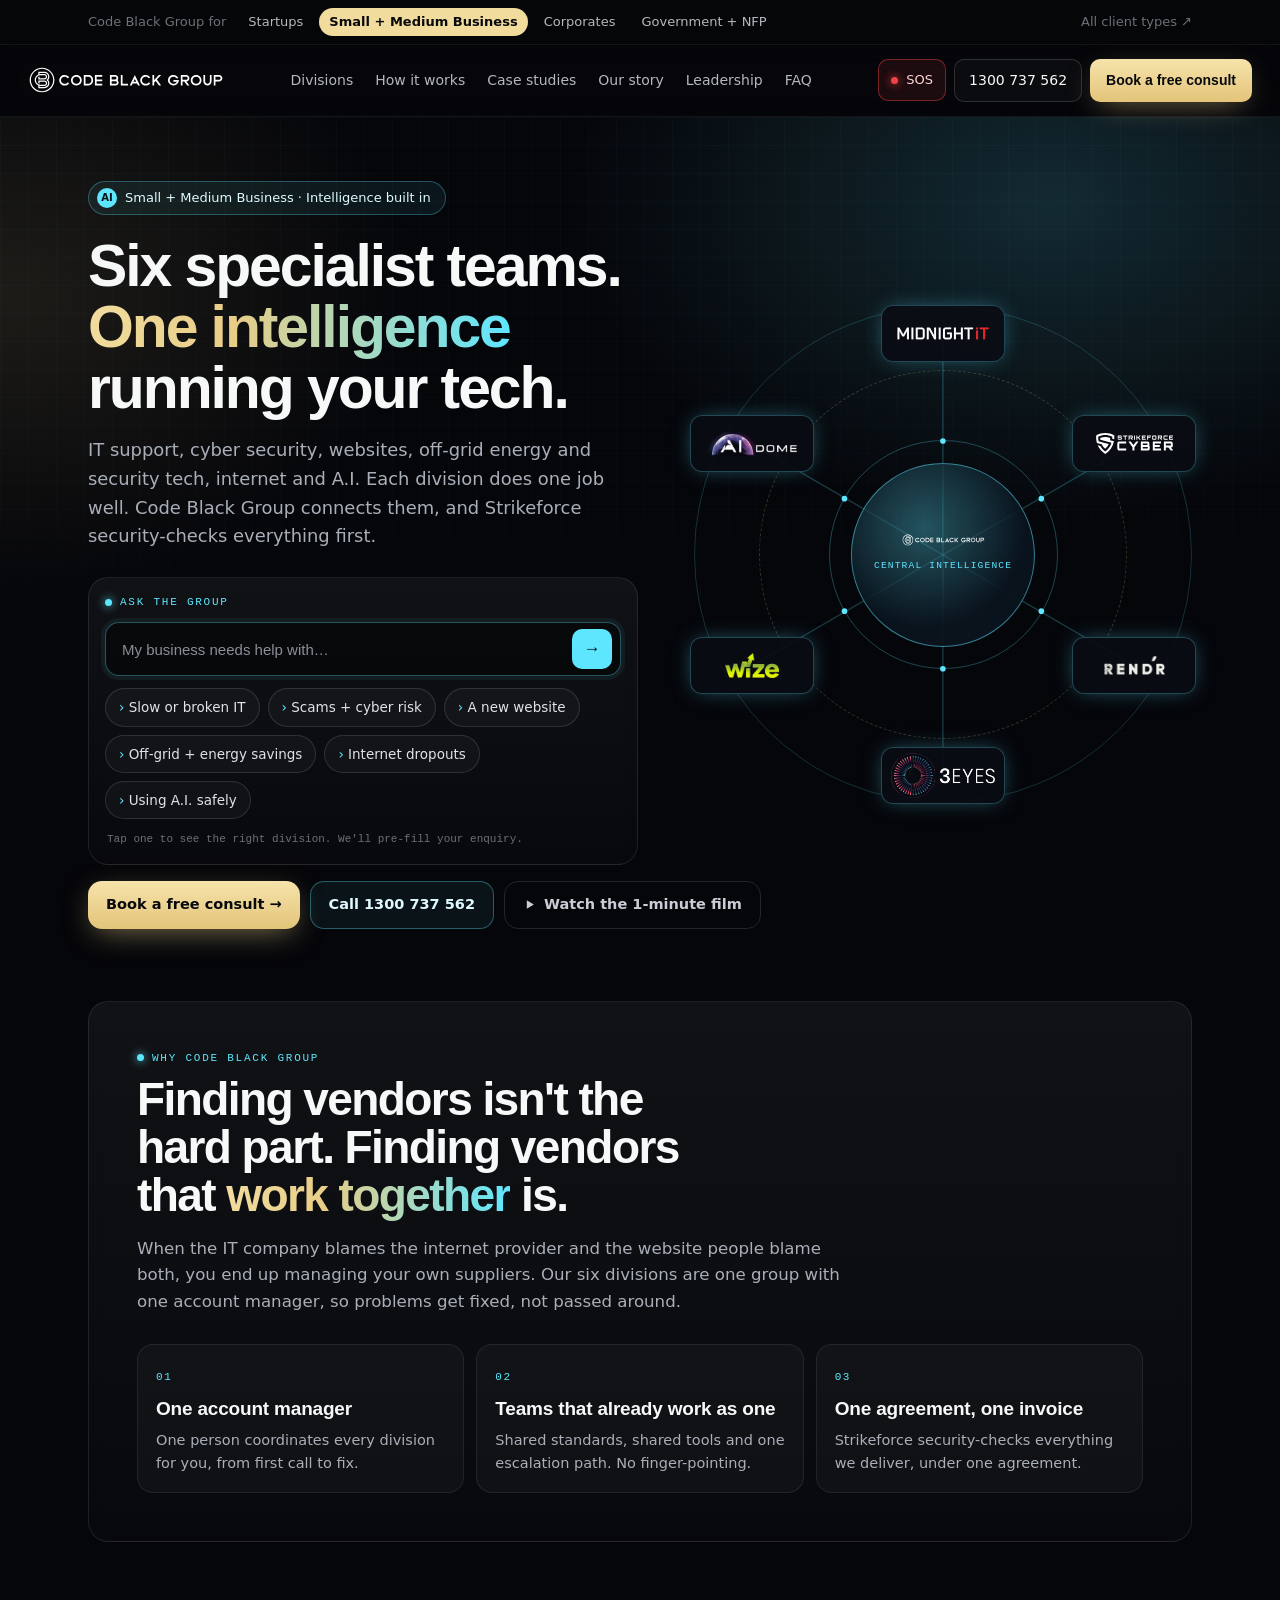
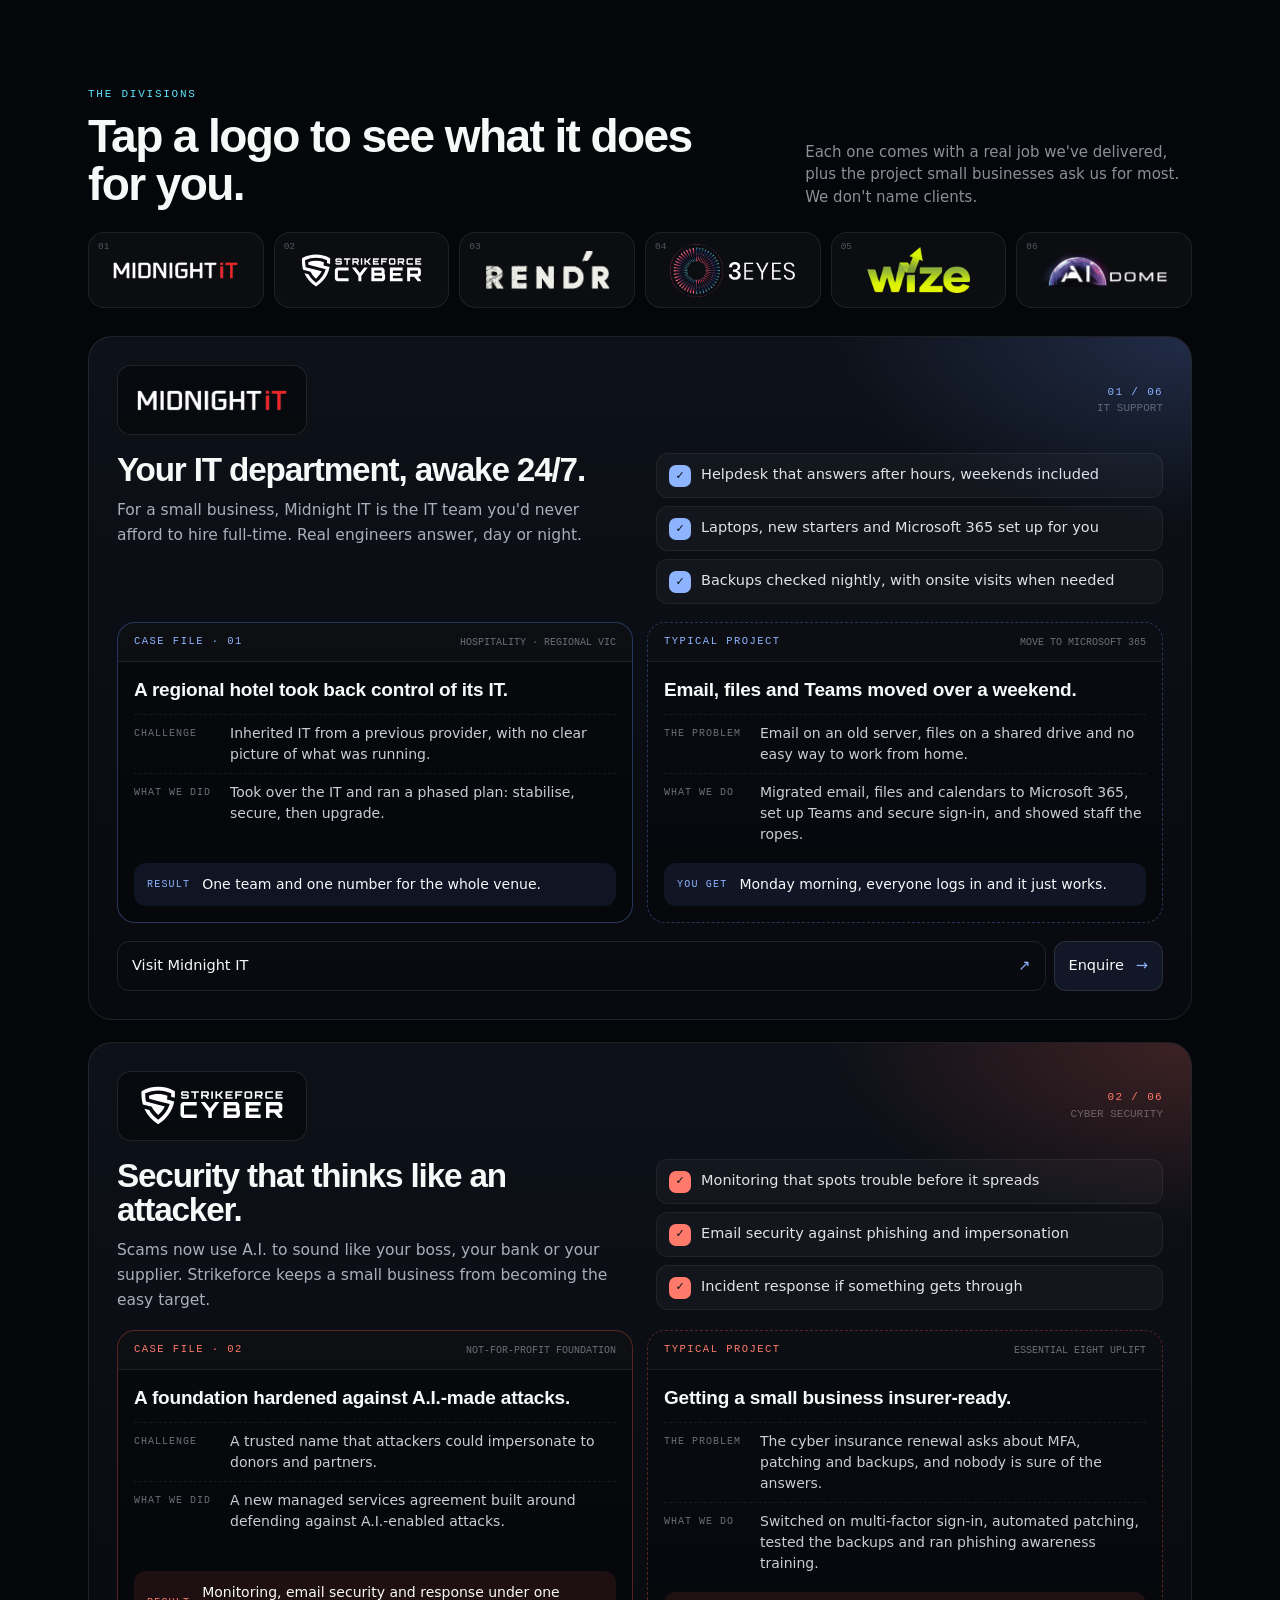
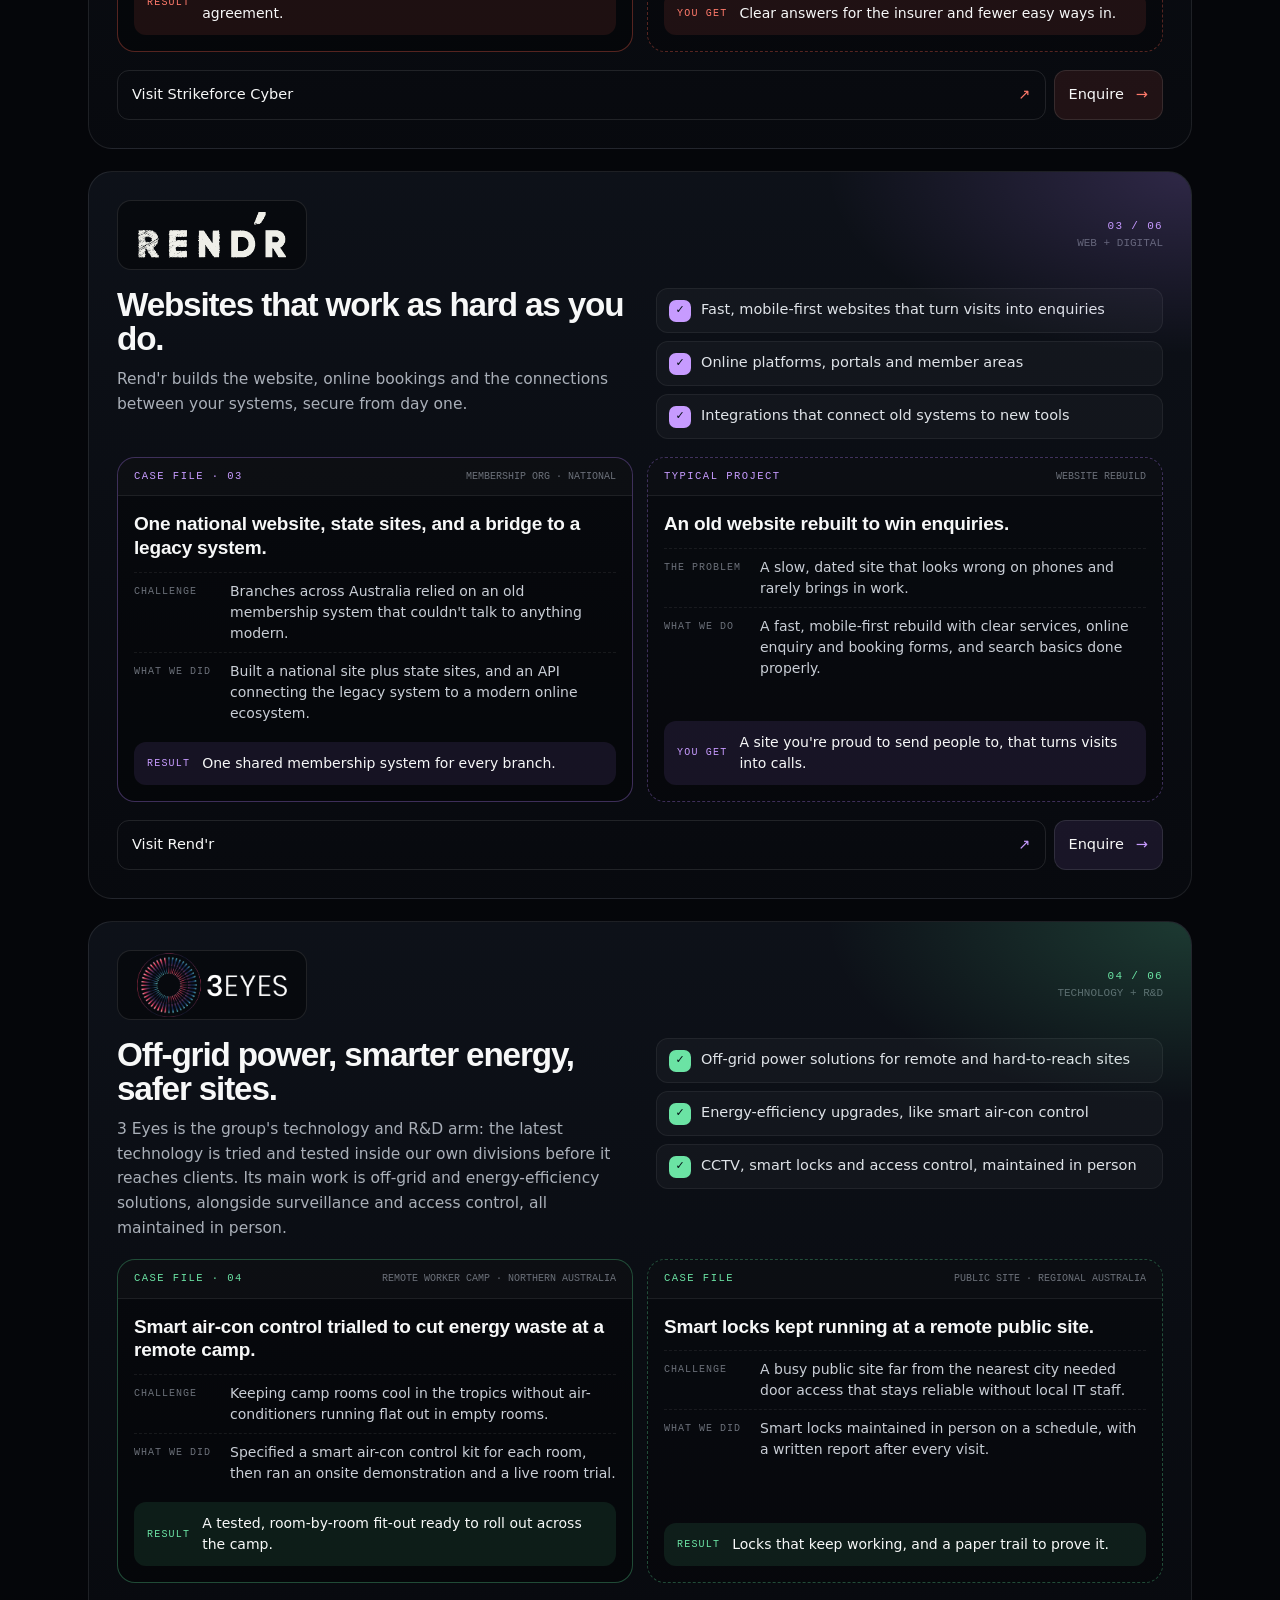
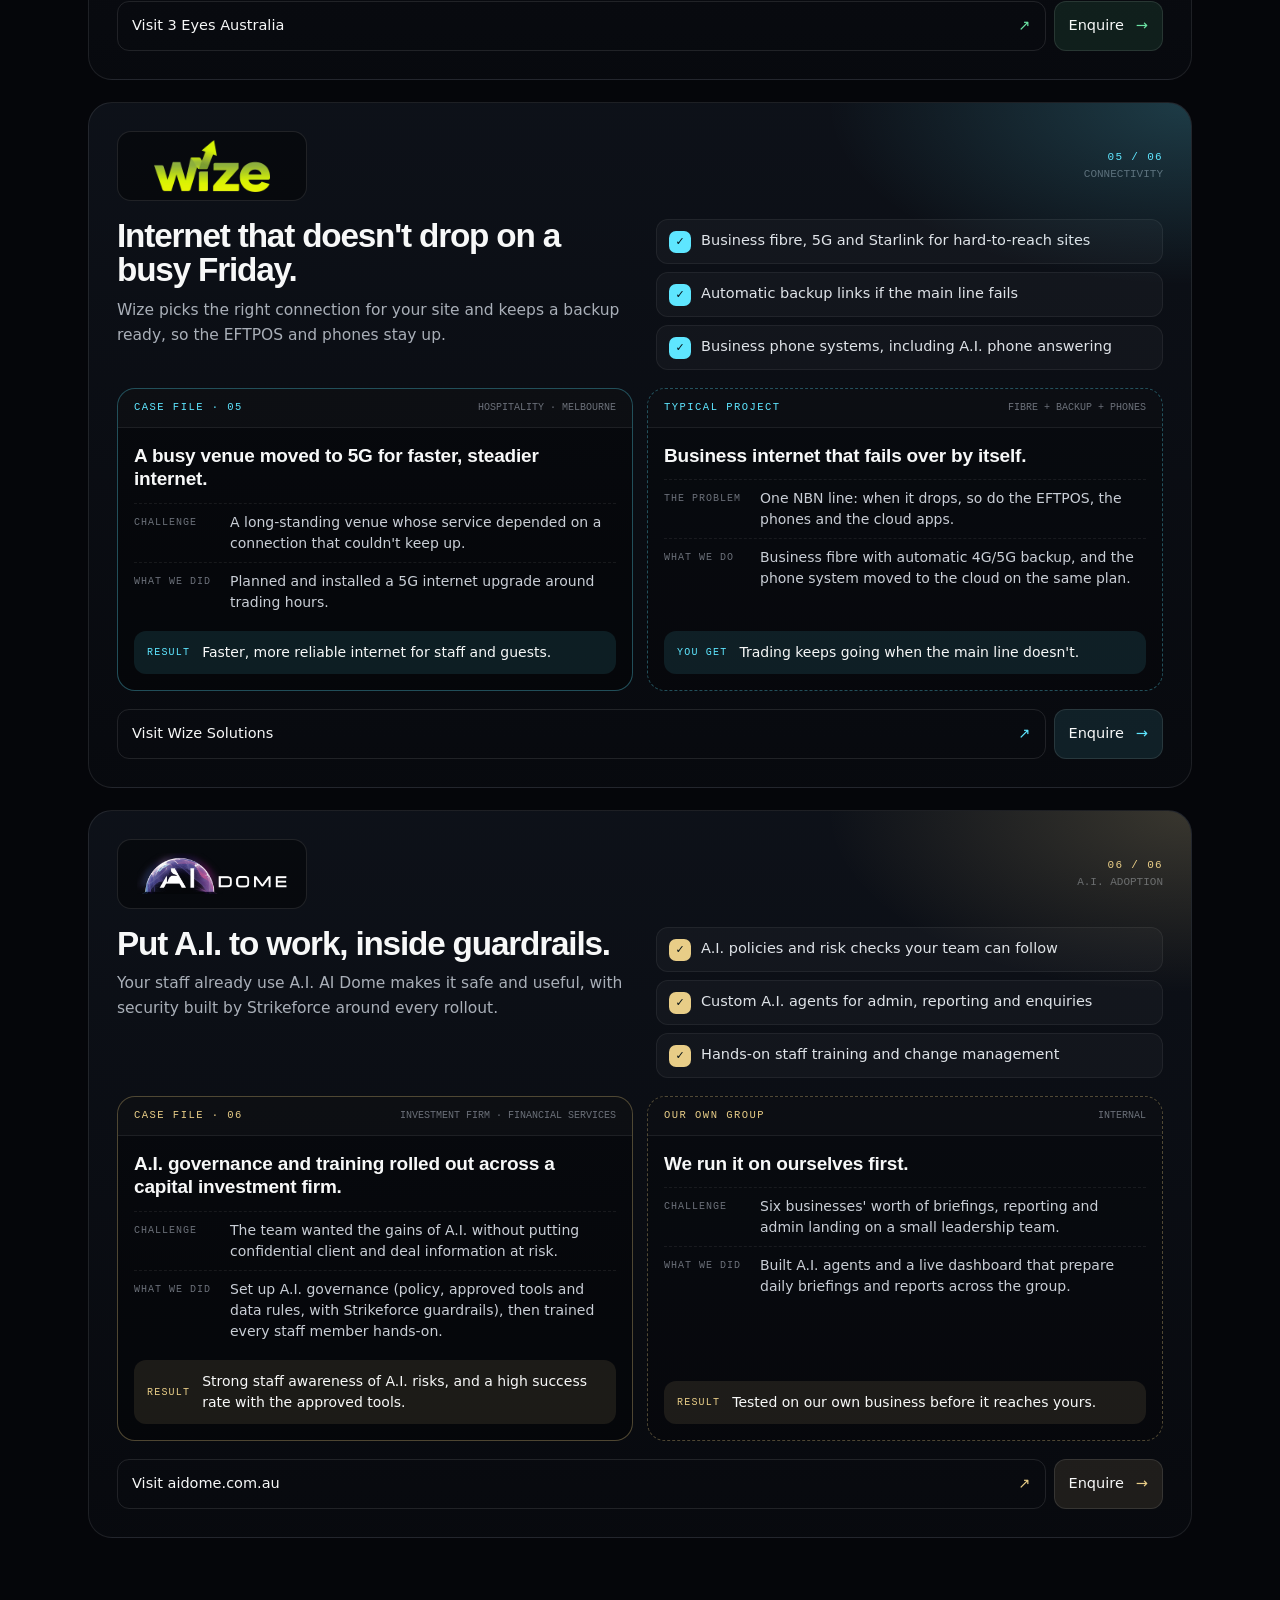
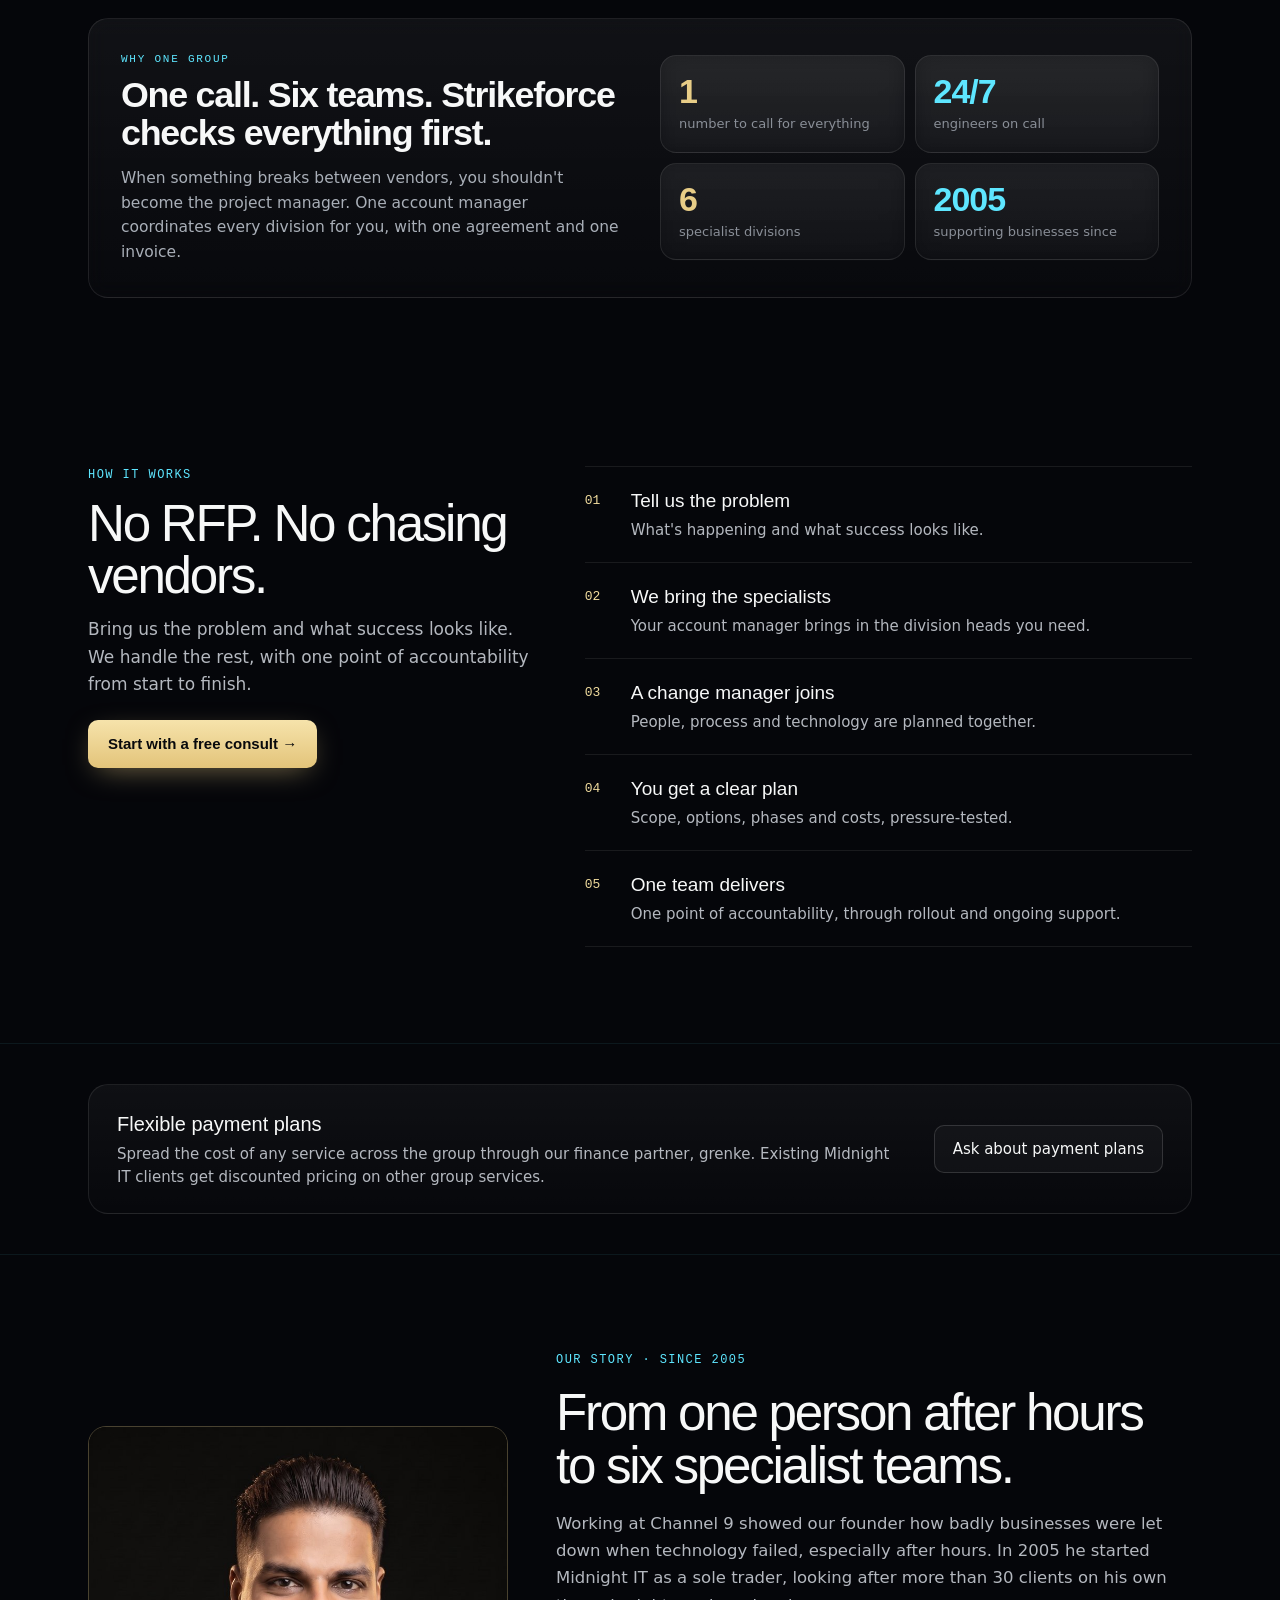
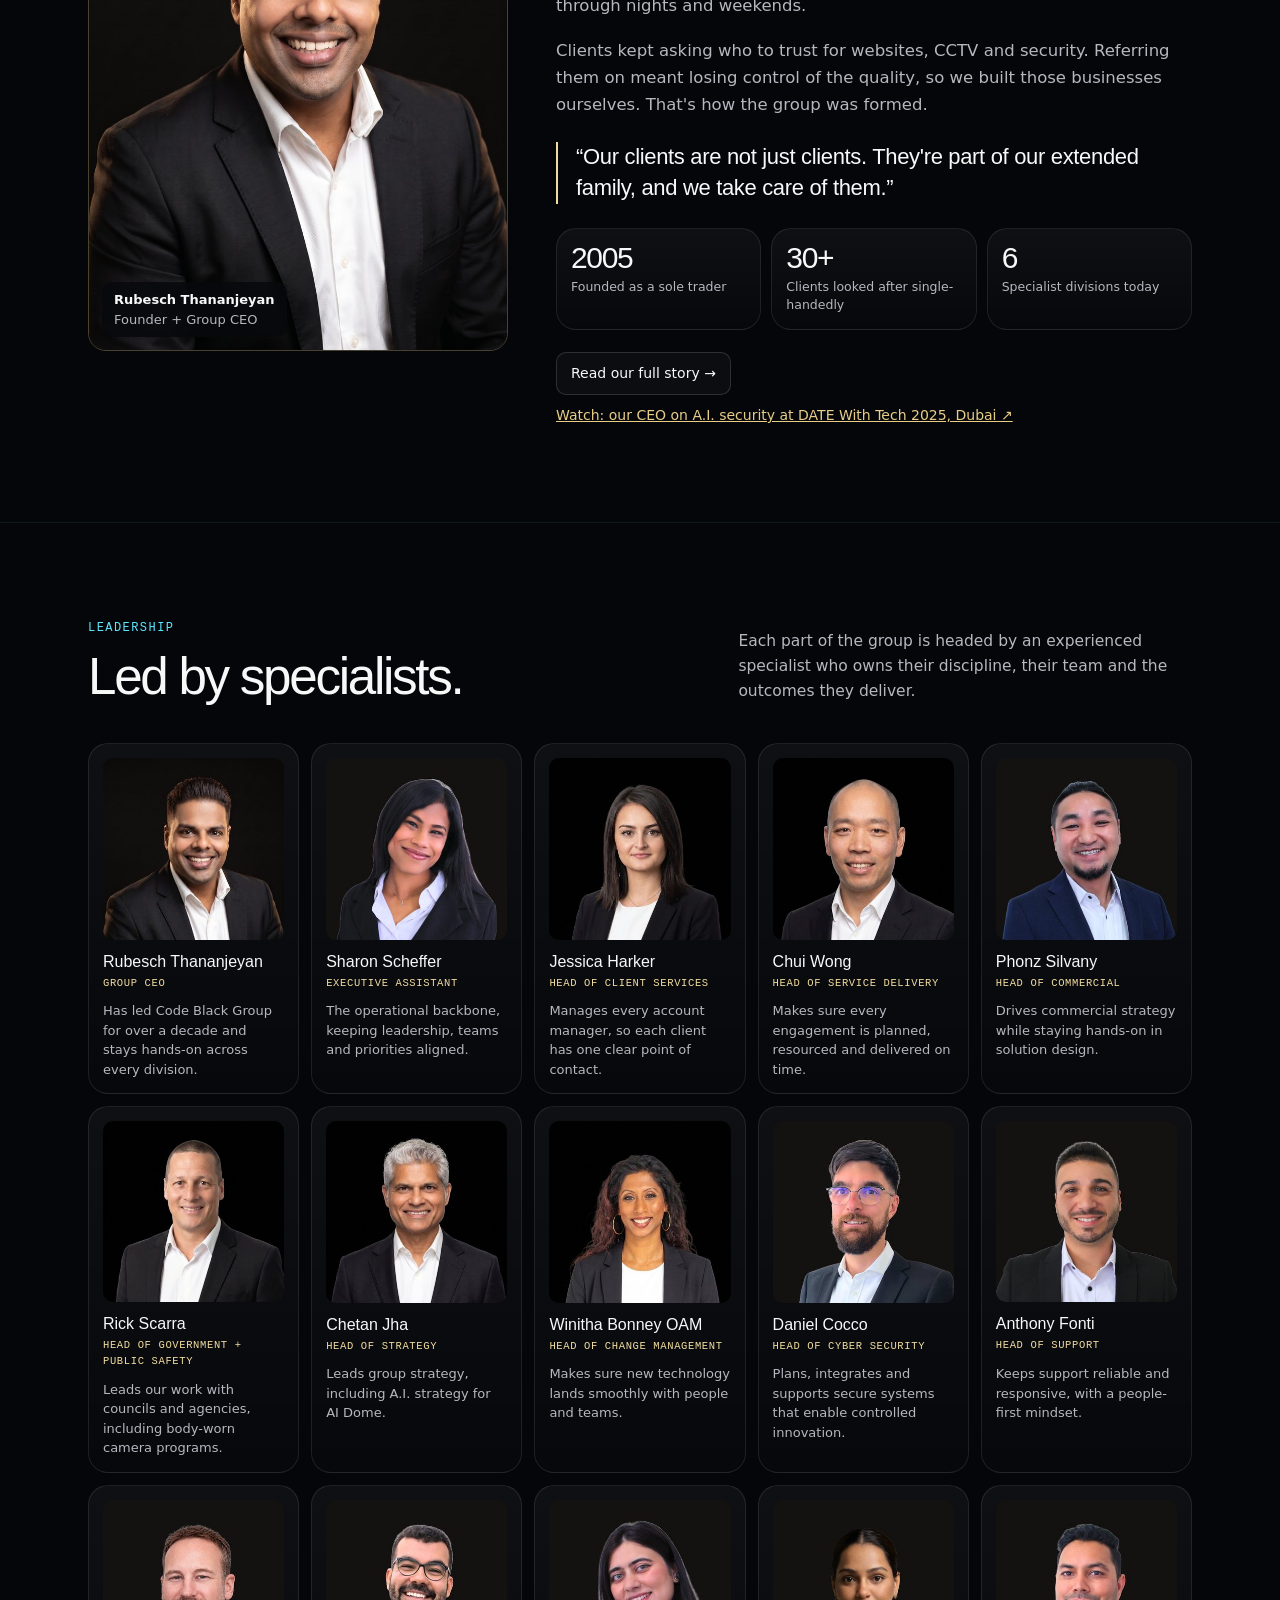
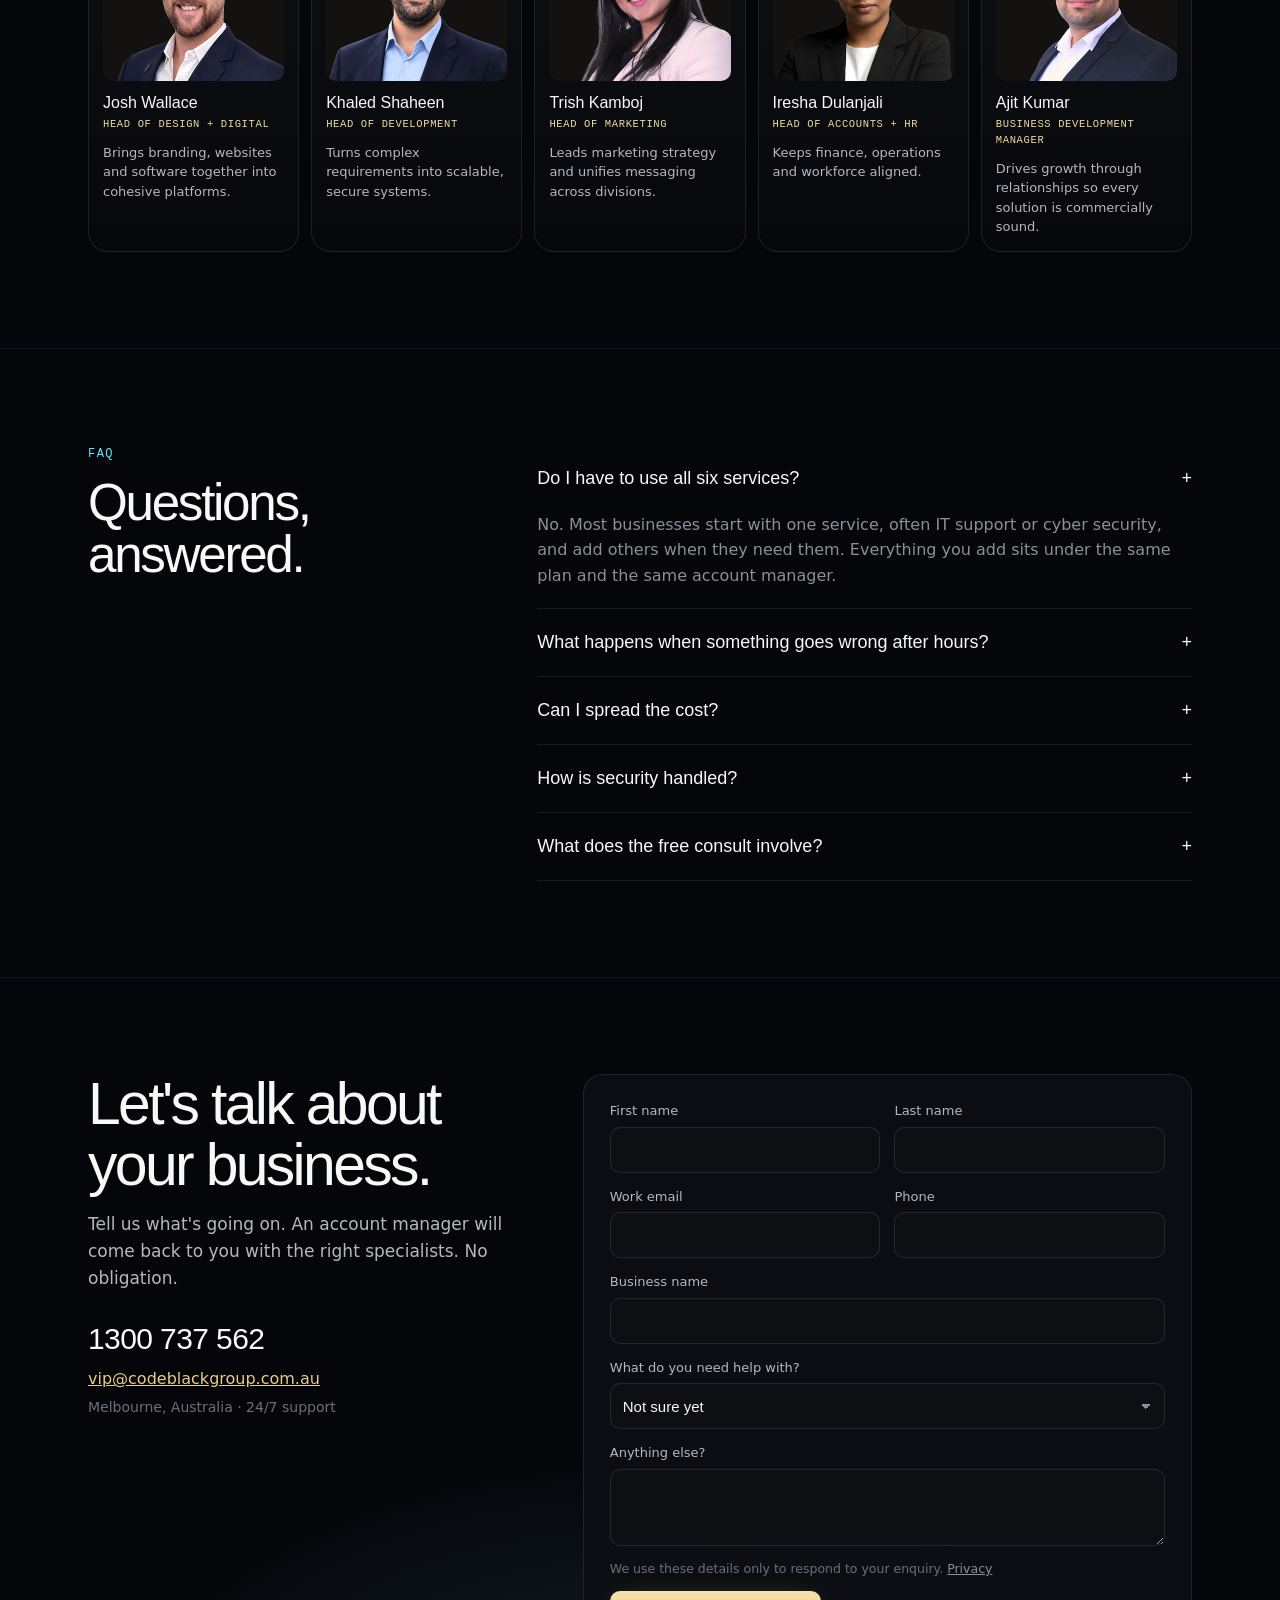
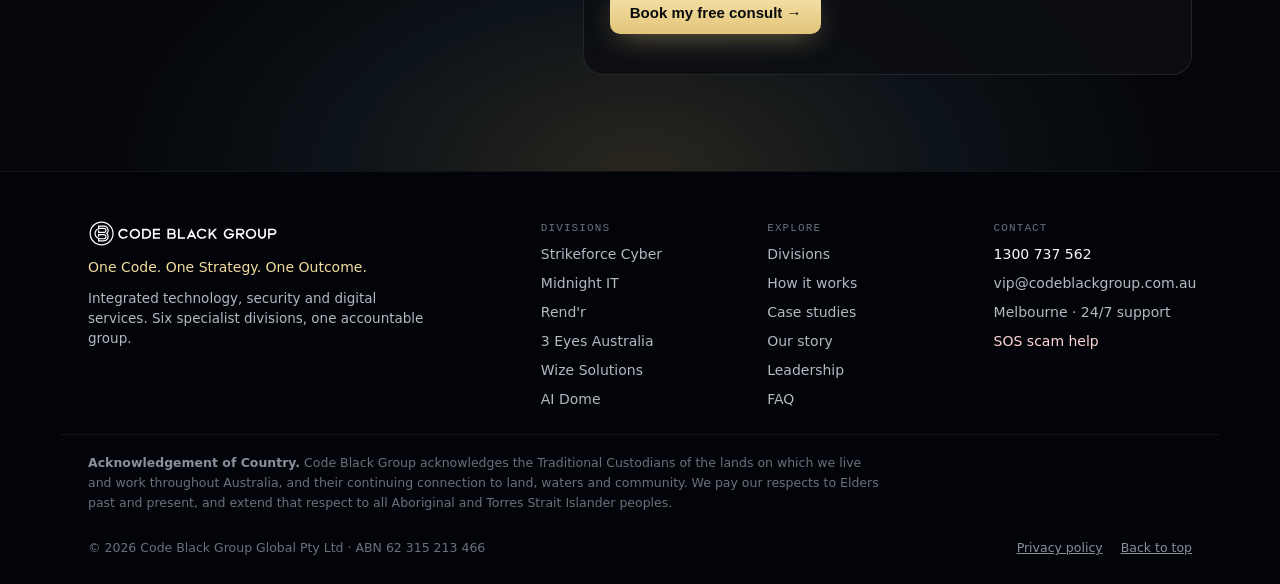
<file: business/index.html>
<!doctype html>
<html lang="en-AU">
<head>
<meta charset="utf-8">
<meta name="viewport" content="width=device-width,initial-scale=1,viewport-fit=cover">
<!-- security:start -->
<meta http-equiv="Content-Security-Policy" content="default-src 'self'; script-src 'self' https://*.hs-scripts.com https://*.hs-analytics.net https://*.hs-banner.com https://*.hscollectedforms.net https://*.hsadspixel.net https://*.usemessages.com https://*.hubspot.com https://*.hsforms.net; style-src 'self' 'unsafe-inline' https://fonts.googleapis.com; font-src 'self' data: https://fonts.gstatic.com; img-src 'self' data: https://codeblackgroup.com.au https://*.hubspot.com https://*.hubspot.net https://*.hsforms.com https://*.hs-analytics.net https://*.hs-banner.com; media-src 'self'; connect-src 'self' https://golden-shield.onrender.com https://*.hubspot.com https://*.hubapi.com https://*.hs-banner.com https://*.hscollectedforms.net https://*.hsforms.com https://*.hs-analytics.net https://*.hubspot.net https://*.usemessages.com; worker-src 'self' blob:; frame-src https://*.hubspot.com https://*.hsforms.net https://*.hsforms.com https://*.usemessages.com; object-src 'none'; base-uri 'self'; form-action 'self'; upgrade-insecure-requests">
<meta name="referrer" content="strict-origin-when-cross-origin">
<script src="../assets/guard.js"></script>
<!-- security:end -->
<title>Small + Medium Business | Code Black Group</title>
<meta name="description" content="IT support, cyber security, websites, off-grid energy and security technology, connectivity and A.I. for small and medium businesses. Six specialist teams, one account manager, 24/7 support.">
<meta property="og:type" content="website">
<meta property="og:site_name" content="Code Black Group">
<meta property="og:title" content="The technology team your business never had to hire | Code Black Group">
<meta property="og:description" content="Six specialist teams. One account manager. One number to call, 24/7.">
<meta property="og:image" content="https://codeblackgroup-website.onrender.com/img/share-card.jpg">
<meta name="twitter:card" content="summary_large_image">
<meta name="theme-color" content="#08090c">
<link rel="icon" href="../logos/cbg-mark-white.svg" type="image/svg+xml">
<link rel="preconnect" href="https://fonts.googleapis.com">
<link rel="preconnect" href="https://fonts.gstatic.com" crossorigin>
<link href="https://fonts.googleapis.com/css2?family=Inter+Tight:wght@400;500;600;700&family=Inter:wght@400;500;600&family=JetBrains+Mono:wght@400;500&display=swap" rel="stylesheet">
<link rel="stylesheet" href="../assets/scam-help.css?v=6">
<link rel="stylesheet" href="../assets/smb.css?v=13">
</head>
<body id="top" class="e-theme">
<a class="skip" href="#main">Skip to content</a>


  <!-- audience bar (route by client type) -->
  <div style="background: #050608; border-bottom: 1px solid rgba(255,255,255,.06);">
    <div class="wrap" style="display: flex; flex-wrap: wrap; align-items: center; justify-content: space-between; gap: 6px 18px; padding-top: 8px; padding-bottom: 8px; font-size: 13px;">
      <span class="x-aud" style="display: flex; flex-wrap: wrap; align-items: center; gap: 4px 6px;"><span class="x-aud-l" style="color: #6b7079; margin-right: 6px;">Code Black Group for</span><a href="../startups/" style="color: #b4b8bf; text-decoration: none; padding: 4px 10px; border-radius: 999px;">Startups</a><a href="./" aria-current="page" style="color: #08090c; background: #f1dc9e; text-decoration: none; padding: 4px 10px; border-radius: 999px; font-weight: 600;">Small + Medium Business</a><a href="../corporate/" style="color: #b4b8bf; text-decoration: none; padding: 4px 10px; border-radius: 999px;">Corporates</a><a href="../not-for-profit/" style="color: #b4b8bf; text-decoration: none; padding: 4px 10px; border-radius: 999px;">Government + NFP</a></span>
      <a href="../" class="x-aud-all" style="color: #6b7079; text-decoration: none;">All client types ↗</a>
    </div>
  </div>

  <!-- sticky header -->
  <header style="position: sticky; top: 0; z-index: 5; background: rgba(8,9,12,.82); backdrop-filter: blur(12px); border-bottom: 1px solid rgba(255,255,255,.06);">
    <div class="wrap" style="display: flex; flex-wrap: wrap; align-items: center; justify-content: space-between; gap: 12px 24px; padding-top: 14px; padding-bottom: 14px;">
      <a href="#top" class="x-brand" aria-label="Code Black Group, back to top"><img src="../logos/cbg-header-lockup-white.svg" alt="Code Black Group" width="196" height="28" style="width: 196px; height: auto; display: block;"></a>
      <nav class="x-nav" id="x-nav" aria-label="Main">
        <a href="#services" style="color: #b4b8bf; text-decoration: none;">Divisions</a>
        <a href="#process" style="color: #b4b8bf; text-decoration: none;">How it works</a>
        <a href="#d-midnight" style="color: #b4b8bf; text-decoration: none;">Case studies</a>
        <a href="#about" style="color: #b4b8bf; text-decoration: none;">Our story</a>
        <a href="#team" style="color: #b4b8bf; text-decoration: none;">Leadership</a>
        <a href="#faq" style="color: #b4b8bf; text-decoration: none;">FAQ</a>
        <a href="tel:1300737562" class="x-mob x-mob-call">Call 1300 737 562</a>
        <a href="#start" class="x-mob x-mob-cta">Book a free consult</a>
      </nav>
      <div class="x-acts">
        <a href="#scam-help" data-scam-help aria-label="SOS: been scammed? Get help now" class="sec x-sos" style="padding: 10px 12px; font-size: 13px; border-color: rgba(239,68,68,.45); background: rgba(239,68,68,.1); color: #ffd5d5;"><span aria-hidden="true" style="width: 7px; height: 7px; border-radius: 50%; background: #ef4444; box-shadow: 0 0 8px #ef4444; display: inline-block;"></span>SOS</a>
        <a href="tel:1300737562" class="sec x-tel" style="padding: 10px 14px; font-size: 14px;">1300 737 562</a>
        <a href="#start" class="pri x-cta" style="padding: 11px 16px; font-size: 14px;">Book a free consult</a>
        <button class="x-menu" type="button" id="x-menu" aria-expanded="false" aria-controls="x-nav"><span></span><span></span><span></span><b class="sr">Menu</b></button>
      </div>
    </div>
  </header>
<main id="main">

  <!-- hero: AI core -->
  <section class="e-hero">
    <div class="e-field" aria-hidden="true"></div><div class="e-grid" aria-hidden="true"></div>
    <div class="wrap e-hero-in">
      <div class="e-hero-txt">
        <a href="#ai" class="e-pill"><span class="e-ai">AI</span>Small + Medium Business · Intelligence built in</a>
        <h1 class="e-h e-h1">Six specialist teams.<br><span class="e-grad">One intelligence</span> running your tech.</h1>
        <p class="e-lede">IT support, cyber security, websites, off-grid energy and security tech, internet and A.I. Each division does one job well. Code Black Group connects them, and Strikeforce security-checks everything first.</p>
      </div>
      <div class="e-core-wrap" aria-hidden="true">
        <div class="e-core">
          <div class="e-ring"></div><div class="e-ring r2"></div><div class="e-ring r3"></div>
          <svg viewBox="0 0 354 354" class="e-spokes"><g stroke="rgba(94,230,255,.22)" stroke-width="1"><line x1="177" y1="177" x2="177" y2="20"/><line x1="177" y1="177" x2="313" y2="98"/><line x1="177" y1="177" x2="313" y2="256"/><line x1="177" y1="177" x2="177" y2="334"/><line x1="177" y1="177" x2="41" y2="256"/><line x1="177" y1="177" x2="41" y2="98"/></g><g fill="#5ee6ff"><circle cx="177" cy="96" r="2"/><circle cx="247" cy="137" r="2"/><circle cx="247" cy="217" r="2"/><circle cx="177" cy="258" r="2"/><circle cx="107" cy="217" r="2"/><circle cx="107" cy="137" r="2"/></g></svg>
          <div class="e-orbit">
            <div class="e-node" style="left:50%;top:5.6%"><img src="../logos/color/midnight-it.png" alt=""></div>
            <div class="e-node" style="left:88.4%;top:27.7%"><img src="../logos/strikeforce-cyber-white.svg" alt=""></div>
            <div class="e-node" style="left:88.4%;top:72.3%"><img src="../logos/rendr-white.png?v=2" alt=""></div>
            <div class="e-node" style="left:50%;top:94.4%"><img src="../logos/color/3eyes.png" alt=""></div>
            <div class="e-node" style="left:11.6%;top:72.3%"><img src="../logos/color/wize.png" alt=""></div>
            <div class="e-node" style="left:11.6%;top:27.7%"><img src="../logos/aidome-logo-h.png" alt=""></div>
          </div>
          <div class="e-nucleus"><div><img src="../logos/cbg-header-lockup-white.svg" alt=""><span class="mono">CENTRAL INTELLIGENCE</span></div></div>
        </div>
      </div>
      <div class="e-hero-act">
        <form class="e-glass e-console" id="ask" autocomplete="off">
          <div class="e-eb"><span class="e-live"></span>Ask the group</div>
          <label class="e-prompt"><span class="sr">Tell us what your business needs help with</span><input id="ask-q" type="text" maxlength="300" placeholder="My business needs help with…"><button type="submit" aria-label="Send to the enquiry form">→</button></label>
          <div class="e-chips">
            <a href="#d-midnight" data-need="Day-to-day IT support">Slow or broken IT</a>
            <a href="#d-strike" data-need="Cyber security">Scams + cyber risk</a>
            <a href="#d-rendr" data-need="Website or digital">A new website</a>
            <a href="#d-3eyes" data-need="Off-grid power or energy efficiency">Off-grid + energy savings</a>
            <a href="#d-wize" data-need="Internet or phones">Internet dropouts</a>
            <a href="#ai" data-need="Using A.I. safely">Using A.I. safely</a>
          </div>
          <p class="e-note">Tap one to see the right division. We'll pre-fill your enquiry.</p>
        </form>
        <div class="e-btns">
          <a class="e-btn e-btn-g" href="#start">Book a free consult →</a>
          <a class="e-btn e-btn-o" href="tel:1300737562">Call 1300 737 562</a>
          <a class="e-btn e-btn-t" href="#film" id="open-film"><svg width="13" height="13" viewBox="0 0 24 24" aria-hidden="true"><path d="M7 4v16l13-8z" fill="currentColor"/></svg>Watch the 1-minute film</a>
        </div>
      </div>
    </div>
  </section>

  <!-- the difference -->
  <section class="e-sec e-diff" id="the-difference" aria-labelledby="ediff-h">
    <div class="wrap">
      <div class="e-glass e-diff-in">
        <div class="e-eb"><span class="e-live"></span>Why Code Black Group</div>
        <h2 class="e-h e-h2" id="ediff-h">Finding vendors isn&#39;t the hard part. Finding vendors that <span class="e-grad">work together</span> is.</h2>
        <p class="e-diff-lead">When the IT company blames the internet provider and the website people blame both, you end up managing your own suppliers. Our six divisions are one group with one account manager, so problems get fixed, not passed around.</p>
        <ol class="e-diff-pts"><li><span>01</span><h3>One account manager</h3><p>One person coordinates every division for you, from first call to fix.</p></li><li><span>02</span><h3>Teams that already work as one</h3><p>Shared standards, shared tools and one escalation path. No finger-pointing.</p></li><li><span>03</span><h3>One agreement, one invoice</h3><p>Strikeforce security-checks everything we deliver, under one agreement.</p></li></ol>
      </div>
    </div>
  </section>

  <!-- division logo rail -->
  <span id="ecosystem" aria-hidden="true"></span>
  <section id="services" class="e-sec">
    <div class="wrap">
      <div class="e-head">
        <div><div class="e-eb">The divisions</div><h2 class="e-h e-h2">Tap a logo to see what it does for you.</h2></div>
        <p>Each one comes with a real job we've delivered<span class="e-dk">, plus the project small businesses ask us for most</span>. We don't name clients.</p>
      </div>
      <nav class="e-rail" aria-label="Divisions">
        <a href="#d-midnight" data-n="01"><img src="../logos/color/midnight-it.png" alt="Midnight IT"></a>
        <a href="#d-strike" data-n="02"><img src="../logos/strikeforce-cyber-white.svg" alt="Strikeforce Cyber"></a>
        <a href="#d-rendr" data-n="03"><img src="../logos/rendr-white.png?v=2" alt="Rend'r"></a>
        <a href="#d-3eyes" data-n="04"><img src="../logos/color/3eyes.png" alt="3 Eyes Australia"></a>
        <a href="#d-wize" data-n="05"><img src="../logos/color/wize.png" alt="Wize Solutions"></a>
        <a href="#ai" data-n="06"><img src="../logos/aidome-logo-h.png" alt="AI Dome"></a>
      </nav>

      <span id="proof" aria-hidden="true"></span><span id="clients" aria-hidden="true"></span>
      <div class="e-divs">
        <article class="e-div" id="d-midnight" style="--accent:#8fb4ff;--glow:rgba(110,150,255,.2);--line:rgba(110,150,255,.32);--soft:rgba(110,150,255,.1)">
          <div class="e-div-a">
            <div class="e-dtop"><div class="e-dlogo"><img src="../logos/color/midnight-it.png" alt="Midnight IT"></div><div class="e-idx"><b>01 / 06</b>IT SUPPORT</div></div>
            <h3 class="e-h">Your IT department, awake 24/7.</h3>
            <p>For a small business, Midnight IT is the IT team you'd never afford to hire full-time. Real engineers answer, day or night.</p>
            <ul class="e-does"><li><i aria-hidden="true">✓</i>Helpdesk that answers after hours, weekends included</li><li><i aria-hidden="true">✓</i>Laptops, new starters and Microsoft 365 set up for you</li><li><i aria-hidden="true">✓</i>Backups checked nightly, with onsite visits when needed</li></ul>
            <div class="e-dlinks"><a class="e-dlink" href="https://midnightit.com.au" target="_blank" rel="noopener">Visit Midnight IT <span>↗</span></a><a class="e-dlink e-enq" href="#start" data-need="Day-to-day IT support">Enquire <span>→</span></a></div>
          </div>
          <div class="e-cases">
          <div class="e-case">
            <div class="e-ch"><span>CASE FILE · 01</span><em>HOSPITALITY · REGIONAL VIC</em></div>
            <div class="e-cb">
              <h4>A regional hotel took back control of its IT.</h4>
              <dl><div class="e-row"><dt>CHALLENGE</dt><dd>Inherited IT from a previous provider, with no clear picture of what was running.</dd></div><div class="e-row"><dt>WHAT WE DID</dt><dd>Took over the IT and ran a phased plan: stabilise, secure, then upgrade.</dd></div></dl>
              <div class="e-out"><b>RESULT</b>One team and one number for the whole venue.</div>
            </div>
          </div>
          <div class="e-case e-case2">
            <div class="e-ch"><span>TYPICAL PROJECT</span><em>MOVE TO MICROSOFT 365</em></div>
            <div class="e-cb">
              <h4>Email, files and Teams moved over a weekend.</h4>
              <dl><div class="e-row"><dt>THE PROBLEM</dt><dd>Email on an old server, files on a shared drive and no easy way to work from home.</dd></div><div class="e-row"><dt>WHAT WE DO</dt><dd>Migrated email, files and calendars to Microsoft 365, set up Teams and secure sign-in, and showed staff the ropes.</dd></div></dl>
              <div class="e-out"><b>YOU GET</b>Monday morning, everyone logs in and it just works.</div>
            </div>
          </div>
          </div>
        </article>
        <article class="e-div" id="d-strike" style="--accent:#ff7a6b;--glow:rgba(255,100,80,.2);--line:rgba(255,100,80,.32);--soft:rgba(255,100,80,.1)">
          <div class="e-div-a">
            <div class="e-dtop"><div class="e-dlogo"><img src="../logos/strikeforce-cyber-white.svg" alt="Strikeforce Cyber"></div><div class="e-idx"><b>02 / 06</b>CYBER SECURITY</div></div>
            <h3 class="e-h">Security that thinks like an attacker.</h3>
            <p>Scams now use A.I. to sound like your boss, your bank or your supplier. Strikeforce keeps a small business from becoming the easy target.</p>
            <ul class="e-does"><li><i aria-hidden="true">✓</i>Monitoring that spots trouble before it spreads</li><li><i aria-hidden="true">✓</i>Email security against phishing and impersonation</li><li><i aria-hidden="true">✓</i>Incident response if something gets through</li></ul>
            <div class="e-dlinks"><a class="e-dlink" href="https://strikeforcecyber.com" target="_blank" rel="noopener">Visit Strikeforce Cyber <span>↗</span></a><a class="e-dlink e-enq" href="#start" data-need="Cyber security">Enquire <span>→</span></a></div>
          </div>
          <div class="e-cases">
          <div class="e-case">
            <div class="e-ch"><span>CASE FILE · 02</span><em>NOT-FOR-PROFIT FOUNDATION</em></div>
            <div class="e-cb">
              <h4>A foundation hardened against A.I.-made attacks.</h4>
              <dl><div class="e-row"><dt>CHALLENGE</dt><dd>A trusted name that attackers could impersonate to donors and partners.</dd></div><div class="e-row"><dt>WHAT WE DID</dt><dd>A new managed services agreement built around defending against A.I.-enabled attacks.</dd></div></dl>
              <div class="e-out"><b>RESULT</b>Monitoring, email security and response under one agreement.</div>
            </div>
          </div>
          <div class="e-case e-case2">
            <div class="e-ch"><span>TYPICAL PROJECT</span><em>ESSENTIAL EIGHT UPLIFT</em></div>
            <div class="e-cb">
              <h4>Getting a small business insurer-ready.</h4>
              <dl><div class="e-row"><dt>THE PROBLEM</dt><dd>The cyber insurance renewal asks about MFA, patching and backups, and nobody is sure of the answers.</dd></div><div class="e-row"><dt>WHAT WE DO</dt><dd>Switched on multi-factor sign-in, automated patching, tested the backups and ran phishing awareness training.</dd></div></dl>
              <div class="e-out"><b>YOU GET</b>Clear answers for the insurer and fewer easy ways in.</div>
            </div>
          </div>
          </div>
        </article>
        <article class="e-div" id="d-rendr" style="--accent:#c79bff;--glow:rgba(180,130,255,.2);--line:rgba(180,130,255,.32);--soft:rgba(180,130,255,.1)">
          <div class="e-div-a">
            <div class="e-dtop"><div class="e-dlogo"><img src="../logos/rendr-white.png?v=2" alt="Rend'r"></div><div class="e-idx"><b>03 / 06</b>WEB + DIGITAL</div></div>
            <h3 class="e-h">Websites that work as hard as you do.</h3>
            <p>Rend'r builds the website, online bookings and the connections between your systems, secure from day one.</p>
            <ul class="e-does"><li><i aria-hidden="true">✓</i>Fast, mobile-first websites that turn visits into enquiries</li><li><i aria-hidden="true">✓</i>Online platforms, portals and member areas</li><li><i aria-hidden="true">✓</i>Integrations that connect old systems to new tools</li></ul>
            <div class="e-dlinks"><a class="e-dlink" href="https://rendr.com.au" target="_blank" rel="noopener">Visit Rend'r <span>↗</span></a><a class="e-dlink e-enq" href="#start" data-need="Website or digital">Enquire <span>→</span></a></div>
          </div>
          <div class="e-cases">
          <div class="e-case">
            <div class="e-ch"><span>CASE FILE · 03</span><em>MEMBERSHIP ORG · NATIONAL</em></div>
            <div class="e-cb">
              <h4>One national website, state sites, and a bridge to a legacy system.</h4>
              <dl><div class="e-row"><dt>CHALLENGE</dt><dd>Branches across Australia relied on an old membership system that couldn't talk to anything modern.</dd></div><div class="e-row"><dt>WHAT WE DID</dt><dd>Built a national site plus state sites, and an API connecting the legacy system to a modern online ecosystem.</dd></div></dl>
              <div class="e-out"><b>RESULT</b>One shared membership system for every branch.</div>
            </div>
          </div>
          <div class="e-case e-case2">
            <div class="e-ch"><span>TYPICAL PROJECT</span><em>WEBSITE REBUILD</em></div>
            <div class="e-cb">
              <h4>An old website rebuilt to win enquiries.</h4>
              <dl><div class="e-row"><dt>THE PROBLEM</dt><dd>A slow, dated site that looks wrong on phones and rarely brings in work.</dd></div><div class="e-row"><dt>WHAT WE DO</dt><dd>A fast, mobile-first rebuild with clear services, online enquiry and booking forms, and search basics done properly.</dd></div></dl>
              <div class="e-out"><b>YOU GET</b>A site you're proud to send people to, that turns visits into calls.</div>
            </div>
          </div>
          </div>
        </article>
        <article class="e-div" id="d-3eyes" style="--accent:#6be3a4;--glow:rgba(90,220,150,.2);--line:rgba(90,220,150,.32);--soft:rgba(90,220,150,.1)">
          <div class="e-div-a">
            <div class="e-dtop"><div class="e-dlogo"><img src="../logos/color/3eyes.png" alt="3 Eyes Australia"></div><div class="e-idx"><b>04 / 06</b>TECHNOLOGY + R&amp;D</div></div>
            <h3 class="e-h">Off-grid power, smarter energy, safer sites.</h3>
            <p>3 Eyes is the group's technology and R&amp;D arm: the latest technology is tried and tested inside our own divisions before it reaches clients. Its main work is off-grid and energy-efficiency solutions, alongside surveillance and access control, all maintained in person.</p>
            <ul class="e-does"><li><i aria-hidden="true">✓</i>Off-grid power solutions for remote and hard-to-reach sites</li><li><i aria-hidden="true">✓</i>Energy-efficiency upgrades, like smart air-con control</li><li><i aria-hidden="true">✓</i>CCTV, smart locks and access control, maintained in person</li></ul>
            <div class="e-dlinks"><a class="e-dlink" href="https://3eyes.com.au" target="_blank" rel="noopener">Visit 3 Eyes Australia <span>↗</span></a><a class="e-dlink e-enq" href="#start" data-need="Off-grid power or energy efficiency">Enquire <span>→</span></a></div>
          </div>
          <div class="e-cases">
          <div class="e-case">
            <div class="e-ch"><span>CASE FILE · 04</span><em>REMOTE WORKER CAMP · NORTHERN AUSTRALIA</em></div>
            <div class="e-cb">
              <h4>Smart air-con control trialled to cut energy waste at a remote camp.</h4>
              <dl><div class="e-row"><dt>CHALLENGE</dt><dd>Keeping camp rooms cool in the tropics without air-conditioners running flat out in empty rooms.</dd></div><div class="e-row"><dt>WHAT WE DID</dt><dd>Specified a smart air-con control kit for each room, then ran an onsite demonstration and a live room trial.</dd></div></dl>
              <div class="e-out"><b>RESULT</b>A tested, room-by-room fit-out ready to roll out across the camp.</div>
            </div>
          </div>
  <div class="e-case e-case2">
            <div class="e-ch"><span>CASE FILE</span><em>PUBLIC SITE · REGIONAL AUSTRALIA</em></div>
            <div class="e-cb">
              <h4>Smart locks kept running at a remote public site.</h4>
              <dl><div class="e-row"><dt>CHALLENGE</dt><dd>A busy public site far from the nearest city needed door access that stays reliable without local IT staff.</dd></div><div class="e-row"><dt>WHAT WE DID</dt><dd>Smart locks maintained in person on a schedule, with a written report after every visit.</dd></div></dl>
              <div class="e-out"><b>RESULT</b>Locks that keep working, and a paper trail to prove it.</div>
            </div>
          </div>
                    </div>
        </article>
        <article class="e-div" id="d-wize" style="--accent:#5ee6ff;--glow:rgba(94,230,255,.2);--line:rgba(94,230,255,.32);--soft:rgba(94,230,255,.1)">
          <div class="e-div-a">
            <div class="e-dtop"><div class="e-dlogo"><img src="../logos/color/wize.png" alt="Wize Solutions"></div><div class="e-idx"><b>05 / 06</b>CONNECTIVITY</div></div>
            <h3 class="e-h">Internet that doesn't drop on a busy Friday.</h3>
            <p>Wize picks the right connection for your site and keeps a backup ready, so the EFTPOS and phones stay up.</p>
            <ul class="e-does"><li><i aria-hidden="true">✓</i>Business fibre, 5G and Starlink for hard-to-reach sites</li><li><i aria-hidden="true">✓</i>Automatic backup links if the main line fails</li><li><i aria-hidden="true">✓</i>Business phone systems, including A.I. phone answering</li></ul>
            <div class="e-dlinks"><a class="e-dlink" href="https://wizesolutions.com.au" target="_blank" rel="noopener">Visit Wize Solutions <span>↗</span></a><a class="e-dlink e-enq" href="#start" data-need="Internet or phones">Enquire <span>→</span></a></div>
          </div>
          <div class="e-cases">
          <div class="e-case">
            <div class="e-ch"><span>CASE FILE · 05</span><em>HOSPITALITY · MELBOURNE</em></div>
            <div class="e-cb">
              <h4>A busy venue moved to 5G for faster, steadier internet.</h4>
              <dl><div class="e-row"><dt>CHALLENGE</dt><dd>A long-standing venue whose service depended on a connection that couldn't keep up.</dd></div><div class="e-row"><dt>WHAT WE DID</dt><dd>Planned and installed a 5G internet upgrade around trading hours.</dd></div></dl>
              <div class="e-out"><b>RESULT</b>Faster, more reliable internet for staff and guests.</div>
            </div>
          </div>
          <div class="e-case e-case2">
            <div class="e-ch"><span>TYPICAL PROJECT</span><em>FIBRE + BACKUP + PHONES</em></div>
            <div class="e-cb">
              <h4>Business internet that fails over by itself.</h4>
              <dl><div class="e-row"><dt>THE PROBLEM</dt><dd>One NBN line: when it drops, so do the EFTPOS, the phones and the cloud apps.</dd></div><div class="e-row"><dt>WHAT WE DO</dt><dd>Business fibre with automatic 4G/5G backup, and the phone system moved to the cloud on the same plan.</dd></div></dl>
              <div class="e-out"><b>YOU GET</b>Trading keeps going when the main line doesn't.</div>
            </div>
          </div>
          </div>
        </article>
        <article class="e-div" id="ai" style="--accent:#e8cd87;--glow:rgba(232,205,135,.2);--line:rgba(232,205,135,.32);--soft:rgba(232,205,135,.1)">
          <div class="e-div-a">
            <div class="e-dtop"><div class="e-dlogo"><img src="../logos/aidome-logo-h.png" alt="AI Dome"></div><div class="e-idx"><b>06 / 06</b>A.I. ADOPTION</div></div>
            <h3 class="e-h">Put A.I. to work, inside guardrails.</h3>
            <p>Your staff already use A.I. AI Dome makes it safe and useful, with security built by Strikeforce around every rollout.</p>
            <ul class="e-does"><li><i aria-hidden="true">✓</i>A.I. policies and risk checks your team can follow</li><li><i aria-hidden="true">✓</i>Custom A.I. agents for admin, reporting and enquiries</li><li><i aria-hidden="true">✓</i>Hands-on staff training and change management</li></ul>
            <div class="e-dlinks"><a class="e-dlink" href="https://aidome.com.au/" target="_blank" rel="noopener">Visit aidome.com.au <span>↗</span></a><a class="e-dlink e-enq" href="#start" data-need="Using A.I. safely">Enquire <span>→</span></a></div>
          </div>
          <div class="e-cases">
          <div class="e-case">
            <div class="e-ch"><span>CASE FILE · 06</span><em>INVESTMENT FIRM · FINANCIAL SERVICES</em></div>
            <div class="e-cb">
              <h4>A.I. governance and training rolled out across a capital investment firm.</h4>
              <dl><div class="e-row"><dt>CHALLENGE</dt><dd>The team wanted the gains of A.I. without putting confidential client and deal information at risk.</dd></div><div class="e-row"><dt>WHAT WE DID</dt><dd>Set up A.I. governance (policy, approved tools and data rules, with Strikeforce guardrails), then trained every staff member hands-on.</dd></div></dl>
              <div class="e-out"><b>RESULT</b>Strong staff awareness of A.I. risks, and a high success rate with the approved tools.</div>
            </div>
          </div>
          <div class="e-case e-case2">
            <div class="e-ch"><span>OUR OWN GROUP</span><em>INTERNAL</em></div>
            <div class="e-cb">
              <h4>We run it on ourselves first.</h4>
              <dl><div class="e-row"><dt>CHALLENGE</dt><dd>Six businesses' worth of briefings, reporting and admin landing on a small leadership team.</dd></div><div class="e-row"><dt>WHAT WE DID</dt><dd>Built A.I. agents and a live dashboard that prepare daily briefings and reports across the group.</dd></div></dl>
              <div class="e-out"><b>RESULT</b>Tested on our own business before it reaches yours.</div>
            </div>
          </div>
          </div>
        </article>
      </div>
    </div>
  </section>

  <!-- why one group -->
  <span id="difference" aria-hidden="true"></span>
  <section id="why" class="e-sec">
    <div class="wrap">
      <div class="e-glass e-why">
        <div class="e-why-t">
          <div class="e-eb">Why one group</div>
          <h2 class="e-h e-h2">One call. Six teams. Strikeforce checks everything first.</h2>
          <p>When something breaks between vendors, you shouldn't become the project manager. One account manager coordinates every division for you, with one agreement and one invoice.</p>
        </div>
        <div class="e-stats">
          <div class="e-glass"><b class="g">1</b><span>number to call for everything</span></div>
          <div class="e-glass"><b class="c">24/7</b><span>engineers on call</span></div>
          <div class="e-glass"><b class="g">6</b><span>specialist divisions</span></div>
          <div class="e-glass"><b class="c">2005</b><span>supporting businesses since</span></div>
        </div>
      </div>
    </div>
  </section>

  <!-- process -->
  <span id="how" aria-hidden="true"></span>
  <section id="process">
    <div class="wrap" style="padding-top: 96px; padding-bottom: 96px; display: flex; flex-wrap: wrap; gap: 48px;">
      <div style="flex: 1 1 320px; min-width: 0; display: flex; flex-direction: column; gap: 14px;">
        <span class="eyebrow">How it works</span>
        <h2 class="hl" style="font-size: clamp(34px, 4vw, 54px);">No RFP. No chasing vendors.</h2>
        <p style="margin: 0; font-size: 17px; line-height: 1.6;">Bring us the problem and what success looks like. We handle the rest, with one point of accountability from start to finish.</p>
        <a href="#start" class="pri" style="width: fit-content; margin-top: 8px;">Start with a free consult →</a>
      </div>
      <ol style="flex: 1.3 1 440px; min-width: 0; margin: 0; padding: 0; list-style: none; display: flex; flex-direction: column;">
        <li style="display: flex; gap: 18px; padding: 20px 0; border-top: 1px solid rgba(255,255,255,.08);"><span class="mono" style="color: #f1dc9e; font-size: 13px; padding-top: 4px; width: 28px;">01</span><span style="display: flex; flex-direction: column; gap: 4px;"><b class="d" style="font-weight: 500; font-size: 19px; color: #f7f8f8;">Tell us the problem</b><span style="font-size: 15px;">What's happening and what success looks like.</span></span></li>
        <li style="display: flex; gap: 18px; padding: 20px 0; border-top: 1px solid rgba(255,255,255,.08);"><span class="mono" style="color: #f1dc9e; font-size: 13px; padding-top: 4px; width: 28px;">02</span><span style="display: flex; flex-direction: column; gap: 4px;"><b class="d" style="font-weight: 500; font-size: 19px; color: #f7f8f8;">We bring the specialists</b><span style="font-size: 15px;">Your account manager brings in the division heads you need.</span></span></li>
        <li style="display: flex; gap: 18px; padding: 20px 0; border-top: 1px solid rgba(255,255,255,.08);"><span class="mono" style="color: #f1dc9e; font-size: 13px; padding-top: 4px; width: 28px;">03</span><span style="display: flex; flex-direction: column; gap: 4px;"><b class="d" style="font-weight: 500; font-size: 19px; color: #f7f8f8;">A change manager joins</b><span style="font-size: 15px;">People, process and technology are planned together.</span></span></li>
        <li style="display: flex; gap: 18px; padding: 20px 0; border-top: 1px solid rgba(255,255,255,.08);"><span class="mono" style="color: #f1dc9e; font-size: 13px; padding-top: 4px; width: 28px;">04</span><span style="display: flex; flex-direction: column; gap: 4px;"><b class="d" style="font-weight: 500; font-size: 19px; color: #f7f8f8;">You get a clear plan</b><span style="font-size: 15px;">Scope, options, phases and costs, pressure-tested.</span></span></li>
        <li style="display: flex; gap: 18px; padding: 20px 0; border-top: 1px solid rgba(255,255,255,.08); border-bottom: 1px solid rgba(255,255,255,.08);"><span class="mono" style="color: #f1dc9e; font-size: 13px; padding-top: 4px; width: 28px;">05</span><span style="display: flex; flex-direction: column; gap: 4px;"><b class="d" style="font-weight: 500; font-size: 19px; color: #f7f8f8;">One team delivers</b><span style="font-size: 15px;">One point of accountability, through rollout and ongoing support.</span></span></li>
      </ol>
    </div>
  </section>

  <section style="border-top: 1px solid rgba(255,255,255,.06);">
    <div class="wrap" style="padding-top: 40px; padding-bottom: 40px;">
      <div class="card" style="padding: 24px 28px; display: flex; flex-wrap: wrap; align-items: center; justify-content: space-between; gap: 14px 28px;">
        <div style="flex: 1 1 460px; min-width: 0; display: flex; flex-direction: column; gap: 4px;"><span class="d" style="font-weight: 500; font-size: 20px; color: #f7f8f8;">Flexible payment plans</span><span style="font-size: 15px; line-height: 1.55;">Spread the cost of any service across the group through our finance partner, grenke. Existing Midnight IT clients get discounted pricing on other group services.</span></div>
        <a href="#start" class="sec">Ask about payment plans</a>
      </div>
    </div>
  </section>

  <!-- founder -->
  <span id="story" aria-hidden="true"></span>
  <section id="about" style="border-top: 1px solid rgba(255,255,255,.06);">
    <div class="wrap" style="padding-top: 96px; padding-bottom: 96px; display: flex; flex-wrap: wrap; gap: 48px; align-items: center;">
      <figure style="flex: 1 1 300px; max-width: 420px; min-width: 0; margin: 0; position: relative;">
        <img src="../img/team/rubesch-thananjeyan-lg.jpg" alt="Rubesch Thananjeyan, founder and Group CEO" style="width: 100%; aspect-ratio: 4 / 5; object-fit: cover; object-position: 50% 15%; border-radius: 18px; display: block; border: 1px solid rgba(232,205,135,.3);">
        <figcaption style="position: absolute; left: 14px; bottom: 14px; padding: 8px 12px; border-radius: 10px; background: rgba(8,9,12,.85); font-size: 13px;"><b style="color: #f7f8f8; font-weight: 600;">Rubesch Thananjeyan</b><br>Founder + Group CEO</figcaption>
      </figure>
      <div style="flex: 1.4 1 420px; min-width: 0; display: flex; flex-direction: column; gap: 18px;">
        <span class="eyebrow">Our story · since 2005</span>
        <h2 class="hl" style="font-size: clamp(34px, 4vw, 54px);">From one person after hours to six specialist teams.</h2>
        <p style="margin: 0; font-size: 16.5px; line-height: 1.65;">Working at Channel 9 showed our founder how badly businesses were let down when technology failed, especially after hours. In 2005 he started Midnight IT as a sole trader, looking after more than 30 clients on his own through nights and weekends.</p>
        <p style="margin: 0; font-size: 16.5px; line-height: 1.65;">Clients kept asking who to trust for websites, CCTV and security. Referring them on meant losing control of the quality, so we built those businesses ourselves. That's how the group was formed.</p>
        <blockquote class="d" style="margin: 6px 0 0; padding-left: 18px; border-left: 2px solid #f1dc9e; font-weight: 500; font-size: 22px; line-height: 1.4; letter-spacing: -0.015em; color: #f7f8f8;">“Our clients are not just clients. They're part of our extended family, and we take care of them.”</blockquote>
        <div style="display: grid; grid-template-columns: repeat(3, minmax(0,1fr)); gap: 10px; margin-top: 6px;">
          <div class="card" style="padding: 14px;"><div class="hl" style="font-size: 30px;">2005</div><div style="font-size: 12.5px; margin-top: 4px;">Founded as a sole trader</div></div>
          <div class="card" style="padding: 14px;"><div class="hl" style="font-size: 30px;">30+</div><div style="font-size: 12.5px; margin-top: 4px;">Clients looked after single-handedly</div></div>
          <div class="card" style="padding: 14px;"><div class="hl" style="font-size: 30px;">6</div><div style="font-size: 12.5px; margin-top: 4px;">Specialist divisions today</div></div>
        </div>
        <div style="display: flex; flex-wrap: wrap; gap: 10px 20px; align-items: center; margin-top: 4px;">
          <a href="../about/" class="sec" style="padding: 10px 14px; font-size: 14px;">Read our full story →</a>
          <a href="https://www.youtube.com/watch?v=TgLYnMVFpSE" style="font-size: 14px;">Watch: our CEO on A.I. security at DATE With Tech 2025, Dubai ↗</a>
        </div>
      </div>
    </div>
  </section>

  <!-- leadership -->
  <section id="team" style="border-top: 1px solid rgba(255,255,255,.06);">
    <div class="wrap" style="padding-top: 96px; padding-bottom: 96px; display: flex; flex-direction: column; gap: 40px;">
      <div style="display: flex; flex-wrap: wrap; align-items: end; justify-content: space-between; gap: 14px 40px;">
        <div style="display: flex; flex-direction: column; gap: 14px; max-width: 680px;">
          <span class="eyebrow">Leadership</span>
          <h2 class="hl" style="font-size: clamp(34px, 4vw, 54px);">Led by specialists.</h2>
        </div>
        <p style="margin: 0; max-width: 46ch; font-size: 15.5px; line-height: 1.6;">Each part of the group is headed by an experienced specialist who owns their discipline, their team and the outcomes they deliver.</p>
      </div>
      <div style="display: grid; grid-template-columns: repeat(auto-fill, minmax(min(100%, 200px), 1fr)); gap: 12px;">
        <article class="card" style="padding: 14px; display: flex; flex-direction: column; gap: 10px;"><img src="../img/team/sq/rubesch-thananjeyan.jpg" alt="Rubesch Thananjeyan" style="width: 100%; aspect-ratio: 1 / 1; object-fit: cover; border-radius: 10px; display: block;"><span style="display: flex; flex-direction: column; gap: 2px;"><b class="d" style="font-weight: 500; font-size: 16px; color: #f7f8f8;">Rubesch Thananjeyan</b><span class="mono" style="font-size: 10.5px; letter-spacing: .06em; color: #f1dc9e;">GROUP CEO</span></span><p style="margin: 0; font-size: 13px; line-height: 1.5;">Has led Code Black Group for over a decade and stays hands-on across every division.</p></article>
        <article class="card" style="padding: 14px; display: flex; flex-direction: column; gap: 10px;"><img src="../img/team/sq/sharon-scheffer.jpg" alt="Sharon Scheffer" style="width: 100%; aspect-ratio: 1 / 1; object-fit: cover; border-radius: 10px; display: block;"><span style="display: flex; flex-direction: column; gap: 2px;"><b class="d" style="font-weight: 500; font-size: 16px; color: #f7f8f8;">Sharon Scheffer</b><span class="mono" style="font-size: 10.5px; letter-spacing: .06em; color: #f1dc9e;">EXECUTIVE ASSISTANT</span></span><p style="margin: 0; font-size: 13px; line-height: 1.5;">The operational backbone, keeping leadership, teams and priorities aligned.</p></article>
        <article class="card" style="padding: 14px; display: flex; flex-direction: column; gap: 10px;"><img src="../img/team/sq/jessica-harker.jpg" alt="Jessica Harker" style="width: 100%; aspect-ratio: 1 / 1; object-fit: cover; border-radius: 10px; display: block;"><span style="display: flex; flex-direction: column; gap: 2px;"><b class="d" style="font-weight: 500; font-size: 16px; color: #f7f8f8;">Jessica Harker</b><span class="mono" style="font-size: 10.5px; letter-spacing: .06em; color: #f1dc9e;">HEAD OF CLIENT SERVICES</span></span><p style="margin: 0; font-size: 13px; line-height: 1.5;">Manages every account manager, so each client has one clear point of contact.</p></article>
        <article class="card" style="padding: 14px; display: flex; flex-direction: column; gap: 10px;"><img src="../img/team/sq/chui-wong.jpg" alt="Chui Wong" style="width: 100%; aspect-ratio: 1 / 1; object-fit: cover; border-radius: 10px; display: block;"><span style="display: flex; flex-direction: column; gap: 2px;"><b class="d" style="font-weight: 500; font-size: 16px; color: #f7f8f8;">Chui Wong</b><span class="mono" style="font-size: 10.5px; letter-spacing: .06em; color: #f1dc9e;">HEAD OF SERVICE DELIVERY</span></span><p style="margin: 0; font-size: 13px; line-height: 1.5;">Makes sure every engagement is planned, resourced and delivered on time.</p></article>
        <article class="card" style="padding: 14px; display: flex; flex-direction: column; gap: 10px;"><img src="../img/team/sq/phonz-silvany.jpg" alt="Phonz Silvany" style="width: 100%; aspect-ratio: 1 / 1; object-fit: cover; border-radius: 10px; display: block;"><span style="display: flex; flex-direction: column; gap: 2px;"><b class="d" style="font-weight: 500; font-size: 16px; color: #f7f8f8;">Phonz Silvany</b><span class="mono" style="font-size: 10.5px; letter-spacing: .06em; color: #f1dc9e;">HEAD OF COMMERCIAL</span></span><p style="margin: 0; font-size: 13px; line-height: 1.5;">Drives commercial strategy while staying hands-on in solution design.</p></article>
        <article class="card" style="padding: 14px; display: flex; flex-direction: column; gap: 10px;"><img src="../img/team/sq/rick-scarra.jpg" alt="Rick Scarra" style="width: 100%; aspect-ratio: 1 / 1; object-fit: cover; border-radius: 10px; display: block;"><span style="display: flex; flex-direction: column; gap: 2px;"><b class="d" style="font-weight: 500; font-size: 16px; color: #f7f8f8;">Rick Scarra</b><span class="mono" style="font-size: 10.5px; letter-spacing: .06em; color: #f1dc9e;">HEAD OF GOVERNMENT + PUBLIC SAFETY</span></span><p style="margin: 0; font-size: 13px; line-height: 1.5;">Leads our work with councils and agencies, including body-worn camera programs.</p></article>
        <article class="card" style="padding: 14px; display: flex; flex-direction: column; gap: 10px;"><img src="../img/team/sq/chetan-jha.jpg" alt="Chetan Jha" style="width: 100%; aspect-ratio: 1 / 1; object-fit: cover; border-radius: 10px; display: block;"><span style="display: flex; flex-direction: column; gap: 2px;"><b class="d" style="font-weight: 500; font-size: 16px; color: #f7f8f8;">Chetan Jha</b><span class="mono" style="font-size: 10.5px; letter-spacing: .06em; color: #f1dc9e;">HEAD OF STRATEGY</span></span><p style="margin: 0; font-size: 13px; line-height: 1.5;">Leads group strategy, including A.I. strategy for AI Dome.</p></article>
        <article class="card" style="padding: 14px; display: flex; flex-direction: column; gap: 10px;"><img src="../img/team/sq/winitha-bonney.jpg" alt="Winitha Bonney OAM" style="width: 100%; aspect-ratio: 1 / 1; object-fit: cover; border-radius: 10px; display: block;"><span style="display: flex; flex-direction: column; gap: 2px;"><b class="d" style="font-weight: 500; font-size: 16px; color: #f7f8f8;">Winitha Bonney OAM</b><span class="mono" style="font-size: 10.5px; letter-spacing: .06em; color: #f1dc9e;">HEAD OF CHANGE MANAGEMENT</span></span><p style="margin: 0; font-size: 13px; line-height: 1.5;">Makes sure new technology lands smoothly with people and teams.</p></article>
        <article class="card" style="padding: 14px; display: flex; flex-direction: column; gap: 10px;"><img src="../img/team/sq/daniel-cocco.jpg" alt="Daniel Cocco" style="width: 100%; aspect-ratio: 1 / 1; object-fit: cover; border-radius: 10px; display: block;"><span style="display: flex; flex-direction: column; gap: 2px;"><b class="d" style="font-weight: 500; font-size: 16px; color: #f7f8f8;">Daniel Cocco</b><span class="mono" style="font-size: 10.5px; letter-spacing: .06em; color: #f1dc9e;">HEAD OF CYBER SECURITY</span></span><p style="margin: 0; font-size: 13px; line-height: 1.5;">Plans, integrates and supports secure systems that enable controlled innovation.</p></article>
        <article class="card" style="padding: 14px; display: flex; flex-direction: column; gap: 10px;"><img src="../img/team/sq/anthony-fonti.jpg" alt="Anthony Fonti" style="width: 100%; aspect-ratio: 1 / 1; object-fit: cover; border-radius: 10px; display: block;"><span style="display: flex; flex-direction: column; gap: 2px;"><b class="d" style="font-weight: 500; font-size: 16px; color: #f7f8f8;">Anthony Fonti</b><span class="mono" style="font-size: 10.5px; letter-spacing: .06em; color: #f1dc9e;">HEAD OF SUPPORT</span></span><p style="margin: 0; font-size: 13px; line-height: 1.5;">Keeps support reliable and responsive, with a people-first mindset.</p></article>
        <article class="card" style="padding: 14px; display: flex; flex-direction: column; gap: 10px;"><img src="../img/team/sq/josh-wallace.jpg" alt="Josh Wallace" style="width: 100%; aspect-ratio: 1 / 1; object-fit: cover; border-radius: 10px; display: block;"><span style="display: flex; flex-direction: column; gap: 2px;"><b class="d" style="font-weight: 500; font-size: 16px; color: #f7f8f8;">Josh Wallace</b><span class="mono" style="font-size: 10.5px; letter-spacing: .06em; color: #f1dc9e;">HEAD OF DESIGN + DIGITAL</span></span><p style="margin: 0; font-size: 13px; line-height: 1.5;">Brings branding, websites and software together into cohesive platforms.</p></article>
        <article class="card" style="padding: 14px; display: flex; flex-direction: column; gap: 10px;"><img src="../img/team/sq/khaled-shaheen.jpg" alt="Khaled Shaheen" style="width: 100%; aspect-ratio: 1 / 1; object-fit: cover; border-radius: 10px; display: block;"><span style="display: flex; flex-direction: column; gap: 2px;"><b class="d" style="font-weight: 500; font-size: 16px; color: #f7f8f8;">Khaled Shaheen</b><span class="mono" style="font-size: 10.5px; letter-spacing: .06em; color: #f1dc9e;">HEAD OF DEVELOPMENT</span></span><p style="margin: 0; font-size: 13px; line-height: 1.5;">Turns complex requirements into scalable, secure systems.</p></article>
        <article class="card" style="padding: 14px; display: flex; flex-direction: column; gap: 10px;"><img src="../img/team/sq/trish-kamboj.jpg" alt="Trish Kamboj" style="width: 100%; aspect-ratio: 1 / 1; object-fit: cover; border-radius: 10px; display: block;"><span style="display: flex; flex-direction: column; gap: 2px;"><b class="d" style="font-weight: 500; font-size: 16px; color: #f7f8f8;">Trish Kamboj</b><span class="mono" style="font-size: 10.5px; letter-spacing: .06em; color: #f1dc9e;">HEAD OF MARKETING</span></span><p style="margin: 0; font-size: 13px; line-height: 1.5;">Leads marketing strategy and unifies messaging across divisions.</p></article>
        <article class="card" style="padding: 14px; display: flex; flex-direction: column; gap: 10px;"><img src="../img/team/sq/iresha-dulanjali.jpg" alt="Iresha Dulanjali" style="width: 100%; aspect-ratio: 1 / 1; object-fit: cover; border-radius: 10px; display: block;"><span style="display: flex; flex-direction: column; gap: 2px;"><b class="d" style="font-weight: 500; font-size: 16px; color: #f7f8f8;">Iresha Dulanjali</b><span class="mono" style="font-size: 10.5px; letter-spacing: .06em; color: #f1dc9e;">HEAD OF ACCOUNTS + HR</span></span><p style="margin: 0; font-size: 13px; line-height: 1.5;">Keeps finance, operations and workforce aligned.</p></article>
        <article class="card" style="padding: 14px; display: flex; flex-direction: column; gap: 10px;"><img src="../img/team/sq/ajit-kumar.jpg" alt="Ajit Kumar" style="width: 100%; aspect-ratio: 1 / 1; object-fit: cover; border-radius: 10px; display: block;"><span style="display: flex; flex-direction: column; gap: 2px;"><b class="d" style="font-weight: 500; font-size: 16px; color: #f7f8f8;">Ajit Kumar</b><span class="mono" style="font-size: 10.5px; letter-spacing: .06em; color: #f1dc9e;">BUSINESS DEVELOPMENT MANAGER</span></span><p style="margin: 0; font-size: 13px; line-height: 1.5;">Drives growth through relationships so every solution is commercially sound.</p></article>
      </div>
    </div>
  </section>

  <!-- FAQ -->
  <section id="faq" style="border-top: 1px solid rgba(255,255,255,.06);">
    <div class="wrap" style="padding-top: 96px; padding-bottom: 96px; display: flex; flex-wrap: wrap; gap: 40px;">
      <div style="flex: 1 1 300px; min-width: 0; display: flex; flex-direction: column; gap: 14px;">
        <span class="eyebrow">FAQ</span>
        <h2 class="hl" style="font-size: clamp(34px, 4vw, 54px);">Questions, answered.</h2>
      </div>
      <div class="faq" style="flex: 1.6 1 480px; min-width: 0;">
        <details open><summary>Do I have to use all six services? <span aria-hidden="true">+</span></summary><p>No. Most businesses start with one service, often IT support or cyber security, and add others when they need them. Everything you add sits under the same plan and the same account manager.</p></details>
        <details><summary>What happens when something goes wrong after hours? <span aria-hidden="true">+</span></summary><p>We provide support and monitoring 24/7, so you call one number and a real person picks it up.</p></details>
        <details><summary>Can I spread the cost? <span aria-hidden="true">+</span></summary><p>Yes. Payment plans are available across every service through our finance partner, grenke. Existing Midnight IT clients also receive discounted pricing on other group services.</p></details>
        <details><summary>How is security handled? <span aria-hidden="true">+</span></summary><p>Every solution the group delivers is checked by Strikeforce Cyber, our security division, before it reaches you.</p></details>
        <details><summary>What does the free consult involve? <span aria-hidden="true">+</span></summary><p>A no-obligation conversation with your account manager about what's happening and what success looks like. They come back with the right specialists and a clear plan.</p></details>
      </div>
    </div>
  </section>

  <!-- final CTA + form -->
  <span id="discover" aria-hidden="true"></span><span id="contact" aria-hidden="true"></span>
  <section id="start" style="position: relative; overflow: hidden; border-top: 1px solid rgba(255,255,255,.06);">
    <div aria-hidden="true" style="position: absolute; left: 50%; bottom: -320px; width: 1100px; height: 640px; margin-left: -550px; background: radial-gradient(closest-side, rgba(232,205,135,.16), rgba(127,227,255,.06) 55%, transparent);"></div>
    <div class="wrap" style="position: relative; padding-top: 96px; padding-bottom: 96px; display: flex; flex-wrap: wrap; gap: 40px; align-items: flex-start;">
      <div style="flex: 1 1 340px; min-width: 0; display: flex; flex-direction: column; gap: 16px;">
        <h2 class="hl" style="font-size: clamp(38px, 4.6vw, 62px);">Let's talk about your business.</h2>
        <p style="margin: 0; font-size: 17px; line-height: 1.6;">Tell us what's going on. An account manager will come back to you with the right specialists. No obligation.</p>
        <div style="display: flex; flex-direction: column; gap: 6px; margin-top: 8px;">
          <a href="tel:1300737562" class="d" style="color: #f7f8f8; text-decoration: none; font-weight: 500; font-size: 30px; letter-spacing: -0.02em;">1300 737 562</a>
          <a href="mailto:vip@codeblackgroup.com.au">vip@codeblackgroup.com.au</a>
          <span style="font-size: 14px; color: #6b7079;">Melbourne, Australia · 24/7 support</span>
        </div>
      </div>
      <form class="card" id="enq" novalidate style="flex: 1.3 1 460px; min-width: 0; padding: 26px; display: grid; grid-template-columns: repeat(auto-fit, minmax(200px, 1fr)); gap: 14px; background: rgba(13,15,19,.9);">
        <label class="field">First name<input type="text" id="f-first" autocomplete="given-name" required></label>
        <label class="field">Last name<input type="text" id="f-last" autocomplete="family-name"></label>
        <label class="field">Work email<input type="email" id="f-email" autocomplete="email" required></label>
        <label class="field">Phone<input type="tel" id="f-phone" autocomplete="tel"></label>
        <label class="field" style="grid-column: 1 / -1;">Business name<input type="text" id="f-company" autocomplete="organization"></label>
        <label class="field" style="grid-column: 1 / -1;">What do you need help with?<select id="f-need"><option>Day-to-day IT support</option><option>Cyber security</option><option>A cyber scare</option><option>Website or digital</option><option>Off-grid power or energy efficiency</option><option>CCTV or access control</option><option>Internet or phones</option><option>Using A.I. safely</option><option selected>Not sure yet</option></select></label>
        <label class="field" style="grid-column: 1 / -1;">Anything else?<textarea id="f-msg" rows="3"></textarea></label>
        <input type="text" id="f-hp" name="website" tabindex="-1" autocomplete="off" aria-hidden="true" style="position:absolute;left:-9999px;width:1px;height:1px;opacity:0">
        <div style="grid-column: 1 / -1; display: flex; flex-wrap: wrap; align-items: center; justify-content: space-between; gap: 12px;">
          <span style="font-size: 12.5px; color: #6b7079;">We use these details only to respond to your enquiry. <a href="../privacy/" style="color: #8a8f98;">Privacy</a></span>
          <button type="submit" class="pri" id="enq-send">Book my free consult →</button>
        </div>
        <p class="formmsg" id="enq-msg" role="status" aria-live="polite" style="grid-column: 1 / -1; margin: 0;"></p>
      </form>
    </div>
  </section>

</main>
  <footer style="border-top: 1px solid rgba(255,255,255,.06); background: #050608;">
    <div class="wrap" style="padding-top: 48px; padding-bottom: 24px; display: grid; grid-template-columns: repeat(auto-fit, minmax(180px, 1fr)); gap: 28px;">
      <div class="span2" style="display: flex; flex-direction: column; gap: 10px; min-width: 0;">
        <img src="../logos/cbg-header-lockup-white.svg" alt="Code Black Group" style="width: 190px; height: auto; display: block;">
        <span style="font-size: 14px; color: #f1dc9e;">One Code. One Strategy. One Outcome.</span>
        <span style="font-size: 13.5px; max-width: 40ch;">Integrated technology, security and digital services. Six specialist divisions, one accountable group.</span>
      </div>
      <nav aria-label="Divisions" style="display: flex; flex-direction: column; gap: 8px; font-size: 14px;"><span class="mono" style="font-size: 11px; letter-spacing: .1em; color: #6b7079;">DIVISIONS</span><a href="https://strikeforcecyber.com" style="color: #b4b8bf; text-decoration: none;">Strikeforce Cyber</a><a href="https://midnightit.com.au" style="color: #b4b8bf; text-decoration: none;">Midnight IT</a><a href="https://rendr.com.au" style="color: #b4b8bf; text-decoration: none;">Rend'r</a><a href="https://3eyes.com.au" style="color: #b4b8bf; text-decoration: none;">3 Eyes Australia</a><a href="https://wizesolutions.com.au" style="color: #b4b8bf; text-decoration: none;">Wize Solutions</a><a href="https://aidome.com.au" style="color: #b4b8bf; text-decoration: none;">AI Dome</a></nav>
      <nav aria-label="Explore" style="display: flex; flex-direction: column; gap: 8px; font-size: 14px;"><span class="mono" style="font-size: 11px; letter-spacing: .1em; color: #6b7079;">EXPLORE</span><a href="#services" style="color: #b4b8bf; text-decoration: none;">Divisions</a><a href="#process" style="color: #b4b8bf; text-decoration: none;">How it works</a><a href="#d-midnight" style="color: #b4b8bf; text-decoration: none;">Case studies</a><a href="#about" style="color: #b4b8bf; text-decoration: none;">Our story</a><a href="#team" style="color: #b4b8bf; text-decoration: none;">Leadership</a><a href="#faq" style="color: #b4b8bf; text-decoration: none;">FAQ</a></nav>
      <div style="display: flex; flex-direction: column; gap: 8px; font-size: 14px;"><span class="mono" style="font-size: 11px; letter-spacing: .1em; color: #6b7079;">CONTACT</span><a href="tel:1300737562" style="color: #f7f8f8; text-decoration: none;">1300 737 562</a><a href="mailto:vip@codeblackgroup.com.au" style="color: #b4b8bf; text-decoration: none;">vip@codeblackgroup.com.au</a><span>Melbourne · 24/7 support</span><a href="#scam-help" data-scam-help style="color: #ffd5d5; text-decoration: none;">SOS scam help</a></div>
    </div>
    <div class="wrap" style="padding-top: 18px; padding-bottom: 14px; border-top: 1px solid rgba(255,255,255,.06);">
      <p style="margin: 0; max-width: 100ch; font-size: 12.5px; line-height: 1.6; color: #6b7079;"><b style="color: #8a8f98; font-weight: 600;">Acknowledgement of Country.</b> Code Black Group acknowledges the Traditional Custodians of the lands on which we live and work throughout Australia, and their continuing connection to land, waters and community. We pay our respects to Elders past and present, and extend that respect to all Aboriginal and Torres Strait Islander peoples.</p>
    </div>
    <div class="wrap" style="padding-top: 12px; padding-bottom: 26px; display: flex; flex-wrap: wrap; justify-content: space-between; gap: 10px 24px; font-size: 12.5px; color: #6b7079;">
      <span>© 2026 Code Black Group Global Pty Ltd · ABN 62 315 213 466</span>
      <span style="display: flex; gap: 18px;"><a href="../privacy/" style="color: #8a8f98;">Privacy policy</a><a href="#top" style="color: #8a8f98;">Back to top</a></span>
    </div>
  </footer>

<nav class="e-dock" aria-label="Quick actions"><a href="#scam-help" data-scam-help class="sos">SOS</a><a href="tel:1300737562" class="call">Call</a><a href="#start" class="book">Book consult</a></nav>
<dialog class="sh" id="sh" aria-labelledby="sh-t">
  <span class="sh-fr" aria-hidden="true"><i></i><i></i><i></i><i></i></span>
  <div class="sh-hd">
    <span class="sh-badge"><svg width="20" height="20" viewBox="0 0 24 24" aria-hidden="true"><path d="M12 2l8 3v6c0 5-3.4 9.4-8 11-4.6-1.6-8-6-8-11V5l8-3z" fill="none" stroke="currentColor" stroke-width="1.8"/><path d="M8.5 12l2.5 2.5 4.5-5" fill="none" stroke="currentColor" stroke-width="1.8" stroke-linecap="round" stroke-linejoin="round"/></svg></span>
    <div class="sh-ttl"><span class="sh-k hudt"><b></b>SOS // Golden Shield</span><h2 id="sh-t">Been scammed? We&rsquo;ve got you.</h2></div>
    <button class="sh-x" id="sh-x" type="button" aria-label="Close scam help"><svg width="14" height="14" viewBox="0 0 14 14" aria-hidden="true"><path d="M2 2l10 10M12 2L2 12" stroke="currentColor" stroke-width="1.6" stroke-linecap="round"/></svg></button>
  </div>
  <div class="sh-body">
    <section class="sh-blk">
      <p class="sh-lab hudt"><span>01</span>Act now</p>
      <div class="sh-quick">
        <div class="sh-q urgent"><span class="ic"><svg width="18" height="18" viewBox="0 0 24 24" aria-hidden="true"><rect x="2.5" y="5.5" width="19" height="13" rx="2" fill="none" stroke="currentColor" stroke-width="1.6"/><path d="M2.5 10h19" stroke="currentColor" stroke-width="1.6"/></svg></span><div><b>Call your bank or card provider</b><span>Use the number on the back of your card. Ask them to stop payments and freeze cards.</span></div></div>
        <a class="sh-q" href="tel:1300737562"><span class="ic"><svg width="18" height="18" viewBox="0 0 24 24" aria-hidden="true"><path d="M12 2l8 3v6c0 5-3.4 9.4-8 11-4.6-1.6-8-6-8-11V5l8-3z" fill="none" stroke="currentColor" stroke-width="1.6"/></svg></span><div><b>Code Black Group</b><span>Lock down devices, email and accounts</span></div><span class="tel">1300 737 562</span></a>
        <a class="sh-q" href="tel:1800595160"><span class="ic"><svg width="18" height="18" viewBox="0 0 24 24" aria-hidden="true"><rect x="3" y="4.5" width="18" height="15" rx="2" fill="none" stroke="currentColor" stroke-width="1.6"/><circle cx="9" cy="11" r="2.2" fill="none" stroke="currentColor" stroke-width="1.5"/><path d="M5.8 16.5c.6-1.7 1.8-2.5 3.2-2.5s2.6.8 3.2 2.5M14 9.5h4M14 13h4" stroke="currentColor" stroke-width="1.5" stroke-linecap="round"/></svg></span><div><b>IDCARE</b><span>Free help if ID documents were shared</span></div><span class="tel">1800 595 160</span></a>
        <a class="sh-q" href="https://www.cyber.gov.au/" target="_blank" rel="noopener noreferrer"><span class="ic"><svg width="18" height="18" viewBox="0 0 24 24" aria-hidden="true"><path d="M5 21V4M5 4h11l-2 4 2 4H5" fill="none" stroke="currentColor" stroke-width="1.6" stroke-linejoin="round"/></svg></span><div><b>Report it</b><span>ReportCyber at cyber.gov.au, and Scamwatch</span></div><span class="tel">Open <svg width="10" height="10" viewBox="0 0 10 10" aria-hidden="true" style="display:inline"><path d="M3 1h6v6M9 1L1 9" fill="none" stroke="currentColor" stroke-width="1.4"/></svg></span></a>
      </div>
    </section>
    <section class="sh-blk">
      <p class="sh-lab hudt"><span>02</span>Ask Golden Shield AI</p>
      <p class="sh-intro">Tell us what happened and get clear next steps for your situation.</p>
      <div class="sh-chips" id="sh-chips">
        <button type="button">I gave my bank or card details</button>
        <button type="button">I sent money to someone</button>
        <button type="button">Someone accessed my computer</button>
        <button type="button">I clicked a link in a message</button>
        <button type="button">My email or social account was taken</button>
      </div>
      <div class="sh-log" id="sh-log" aria-live="polite"></div>
      <form class="sh-form" id="sh-form">
        <label for="sh-in" class="sh-sr">Describe what happened</label>
        <textarea id="sh-in" rows="2" maxlength="800" placeholder="Describe what happened&hellip;"></textarea>
        <button class="sh-send" id="sh-send" type="submit" aria-label="Send"><svg width="18" height="18" viewBox="0 0 24 24" aria-hidden="true"><path d="M4 12h14M13 6l6 6-6 6" fill="none" stroke="currentColor" stroke-width="2" stroke-linecap="round" stroke-linejoin="round"/></svg></button>
      </form>
      <p class="sh-fine">AI guidance only, not legal or financial advice. Never share card numbers, passwords or codes here. In danger? Call 000.</p>
    </section>
    <section class="sh-blk">
      <p class="sh-lab hudt"><span>03</span>Talk to a person</p>
      <details class="sh-cb">
        <summary><span>Request an urgent call back</span><i aria-hidden="true"></i></summary>
        <form id="sh-cbf" novalidate>
          <p>Our team is alerted straight away and will call you as soon as possible.</p>
          <input class="hp" id="sh-hp" name="website" tabindex="-1" autocomplete="off" aria-hidden="true">
          <div class="sh-row">
            <div><label for="sh-name">Your name</label><input id="sh-name" maxlength="80" autocomplete="name"></div>
            <div><label for="sh-phone">Phone number</label><input id="sh-phone" type="tel" maxlength="20" autocomplete="tel"></div>
          </div>
          <label for="sh-when">Best time to call <em>(optional)</em></label><input id="sh-when" maxlength="60" placeholder="e.g. Now, or after 3pm">
          <label for="sh-what">What happened? <em>(optional, no card numbers)</em></label><textarea id="sh-what" maxlength="600"></textarea>
          <button class="sh-btn" type="submit">Call me back</button>
          <p id="sh-cbmsg" aria-live="polite"></p>
        </form>
      </details>
    </section>
    <div class="sh-links"><a href="https://www.scamwatch.gov.au/" target="_blank" rel="noopener noreferrer">Scamwatch</a><a href="https://www.cyber.gov.au/" target="_blank" rel="noopener noreferrer">cyber.gov.au</a><a href="https://moneysmart.gov.au/" target="_blank" rel="noopener noreferrer">Moneysmart</a></div>
  </div>
</dialog>
<dialog class="x-film" id="film-dlg" aria-label="Brand film: one call, every angle">
  <button type="button" class="x-film-x" id="film-x" aria-label="Close film">×</button>
  <video id="film-v" controls playsinline preload="none" poster="../media/brand-film-v5.jpg"><source src="../media/brand-film-v5.mp4" type="video/mp4"></video>
</dialog>
<script src="../assets/scam-help.js?v=4" defer></script>
<script src="../assets/smb.js?v=2" defer></script>
<script type="text/javascript" id="hs-script-loader" async defer src="https://js-ap1.hs-scripts.com/443786770.js"></script>
</body>
</html>
</file>
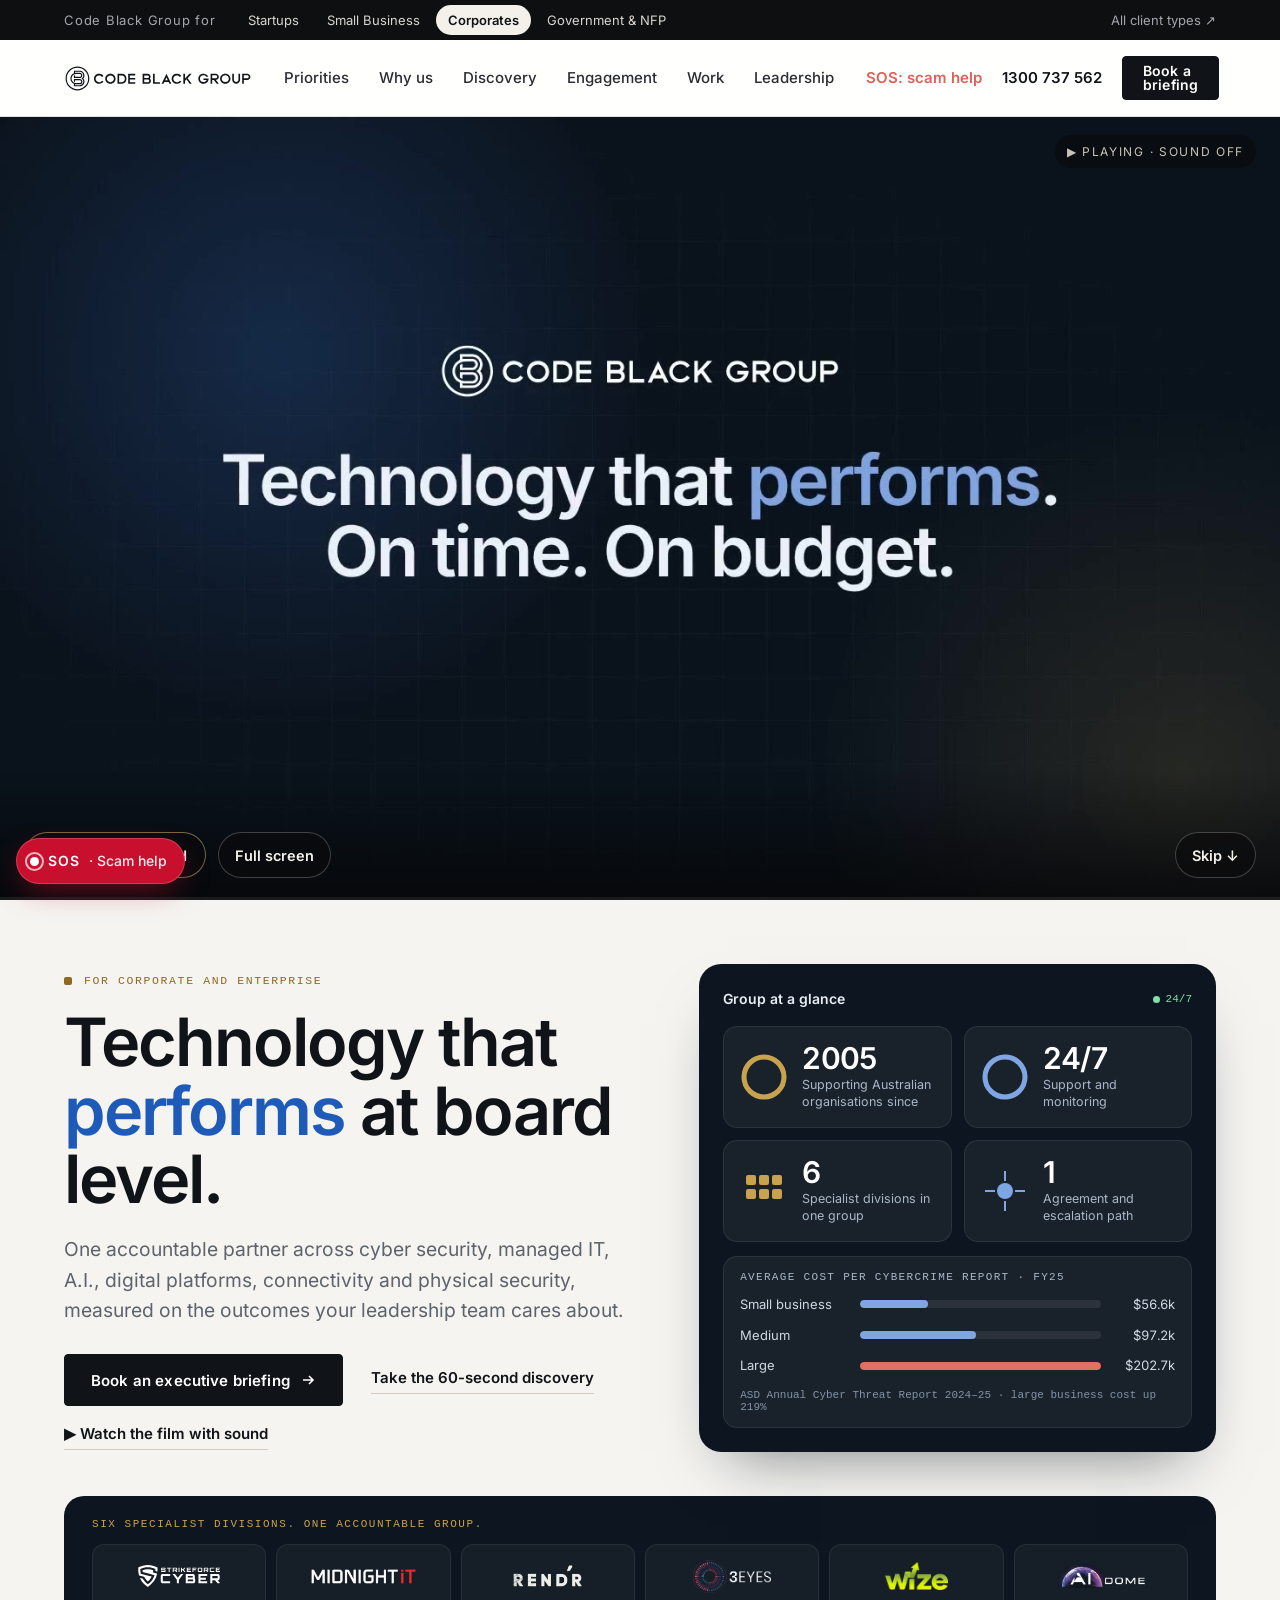
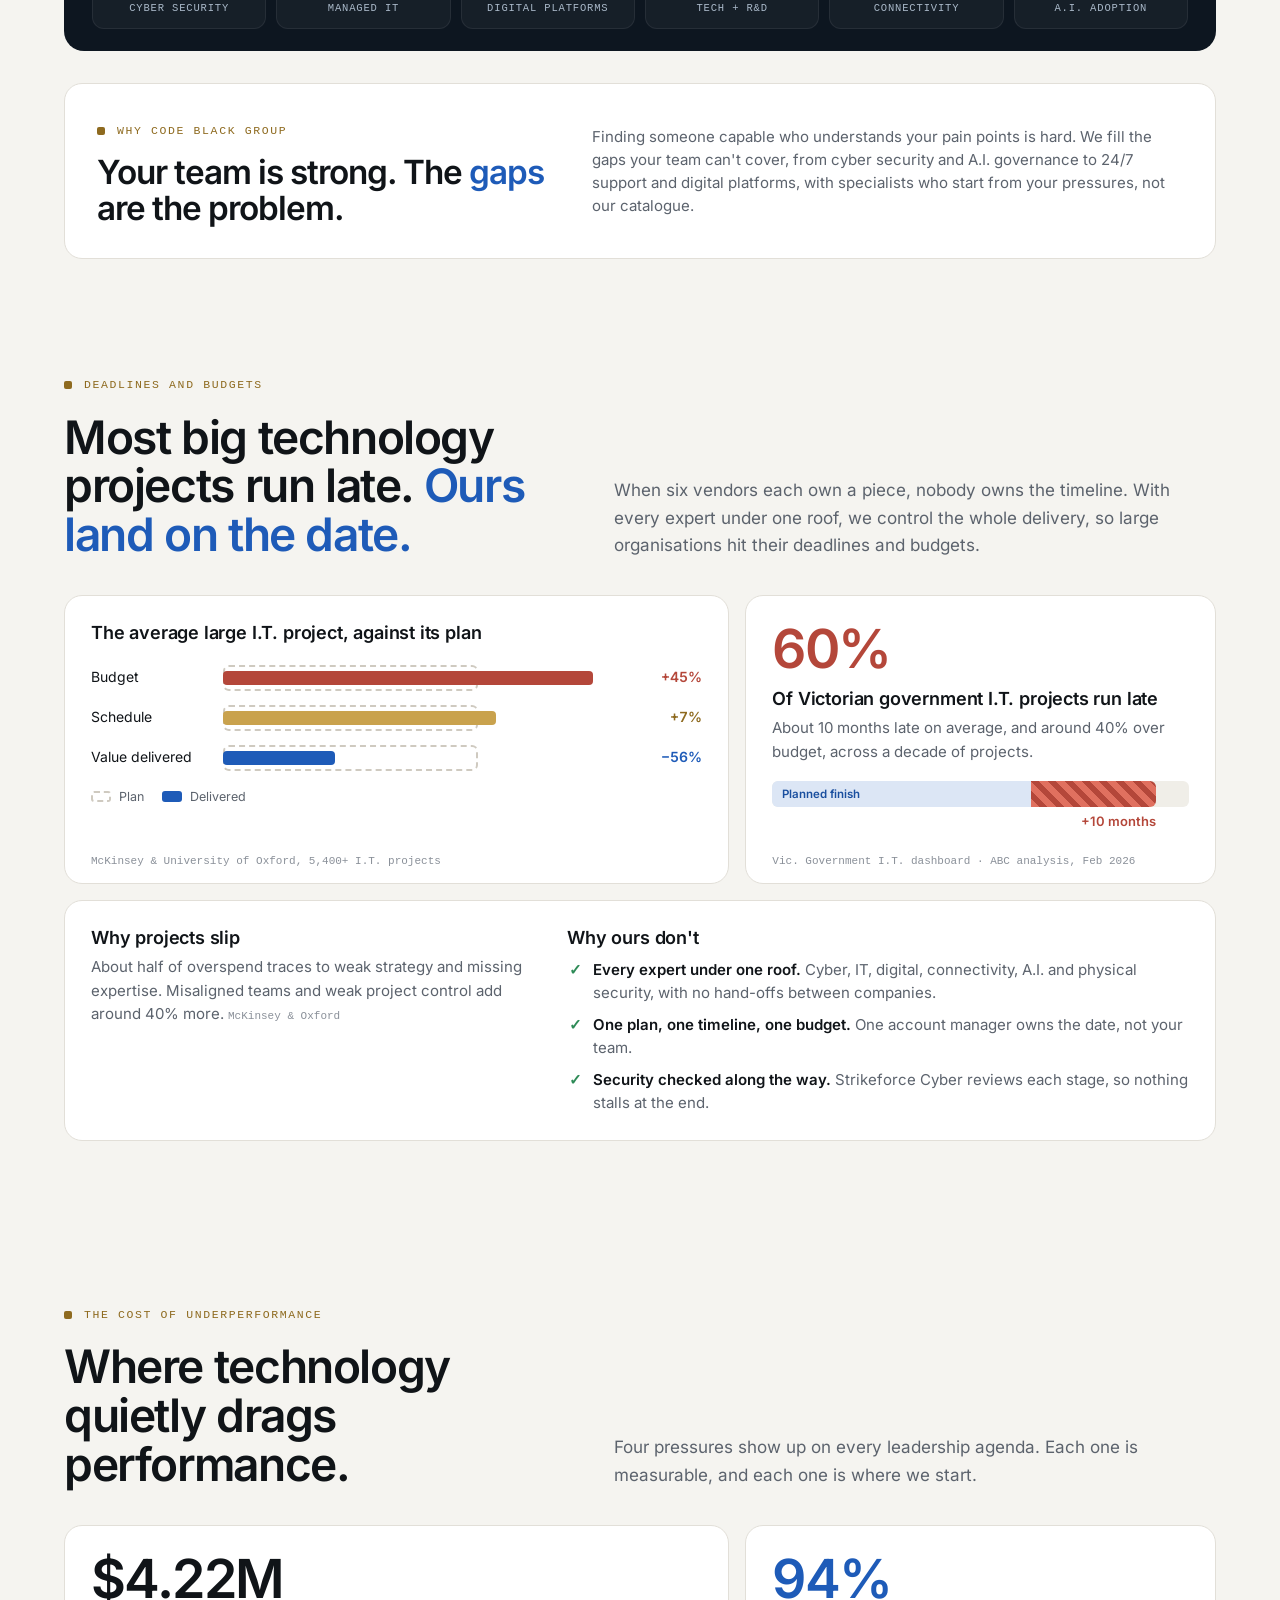
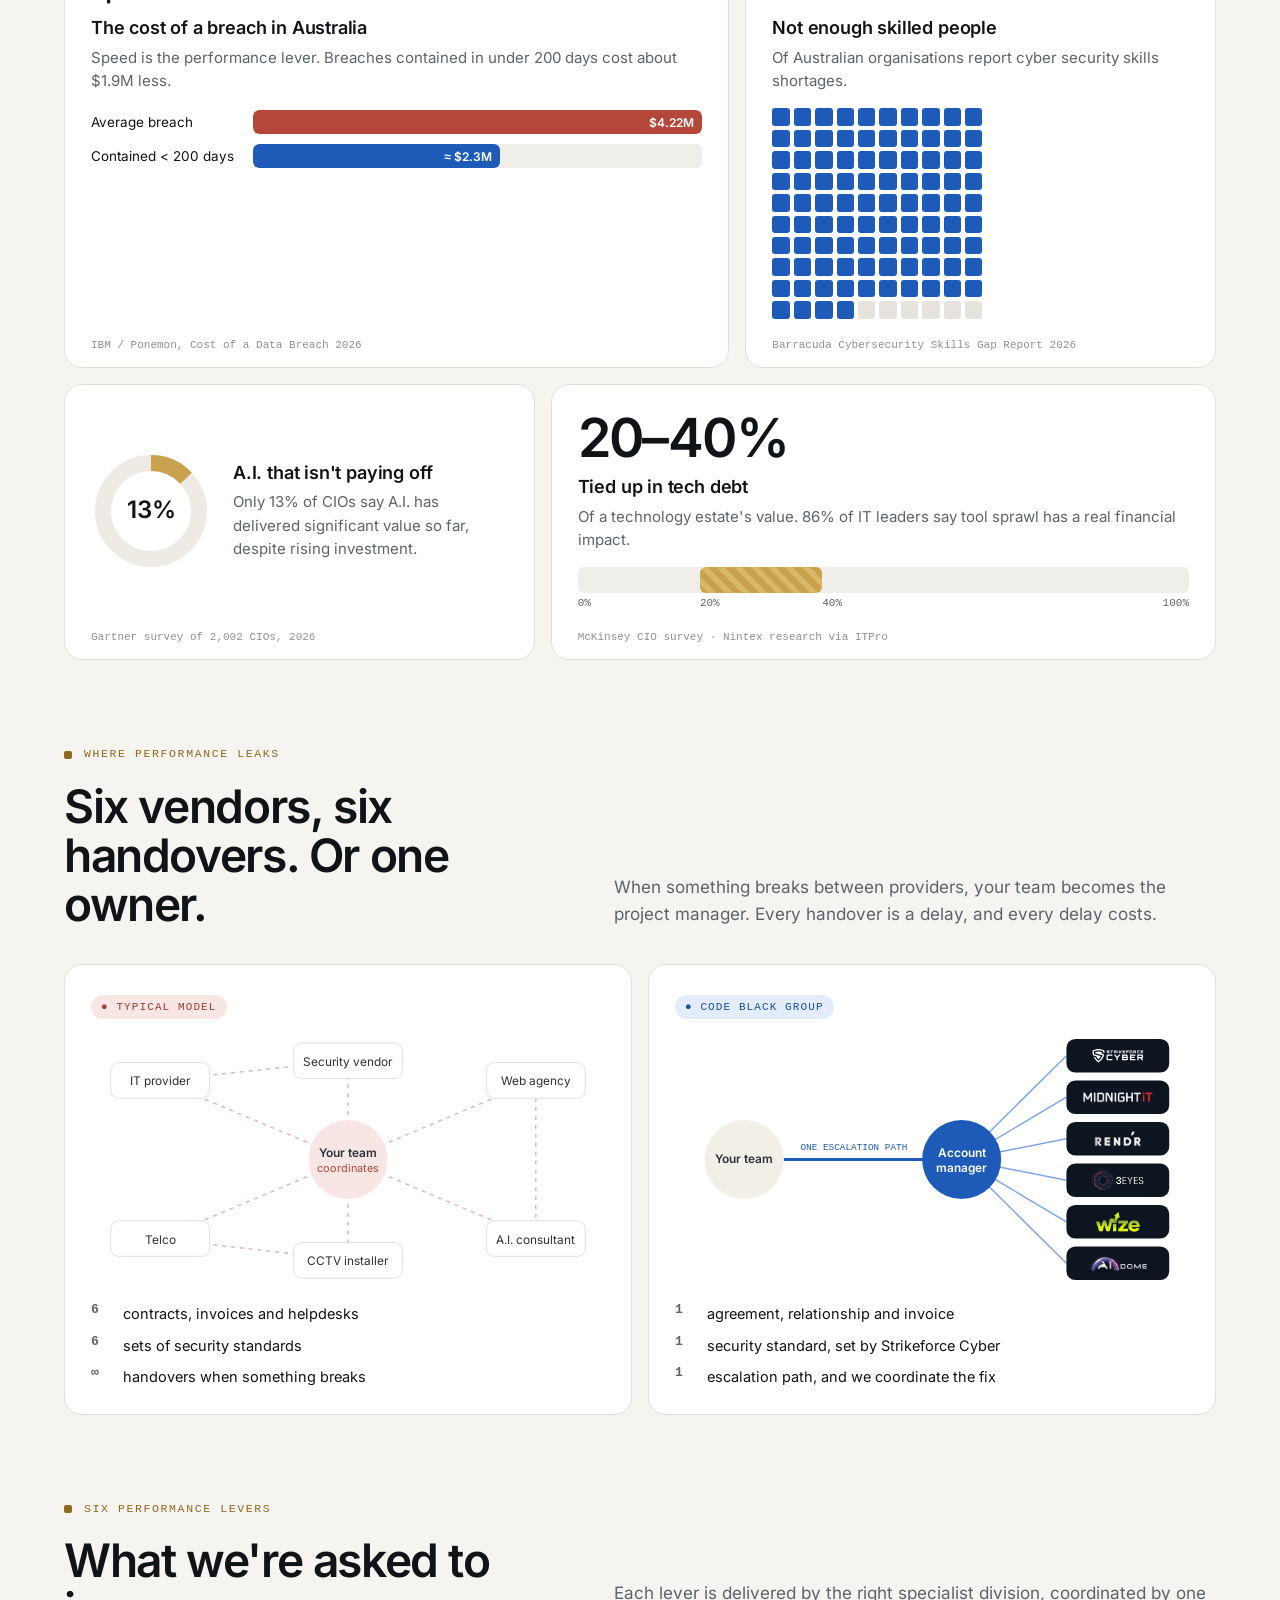
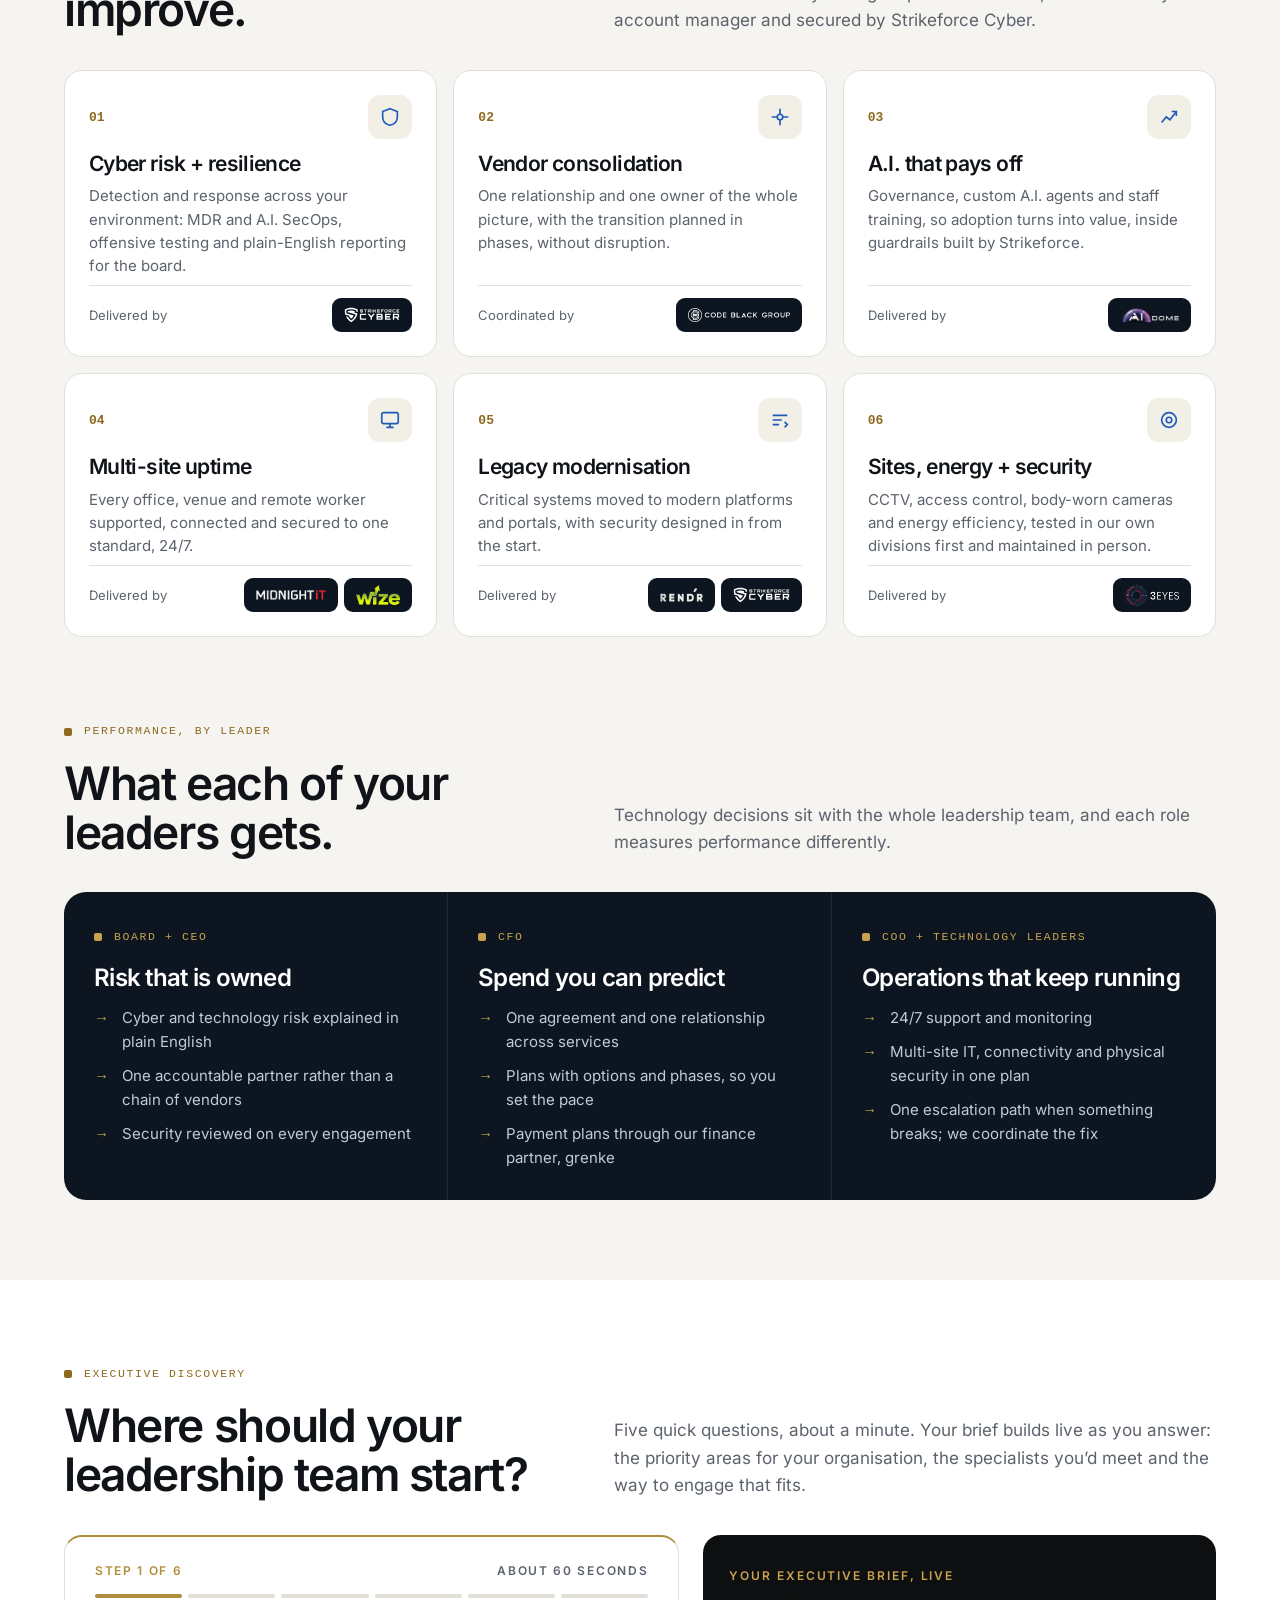
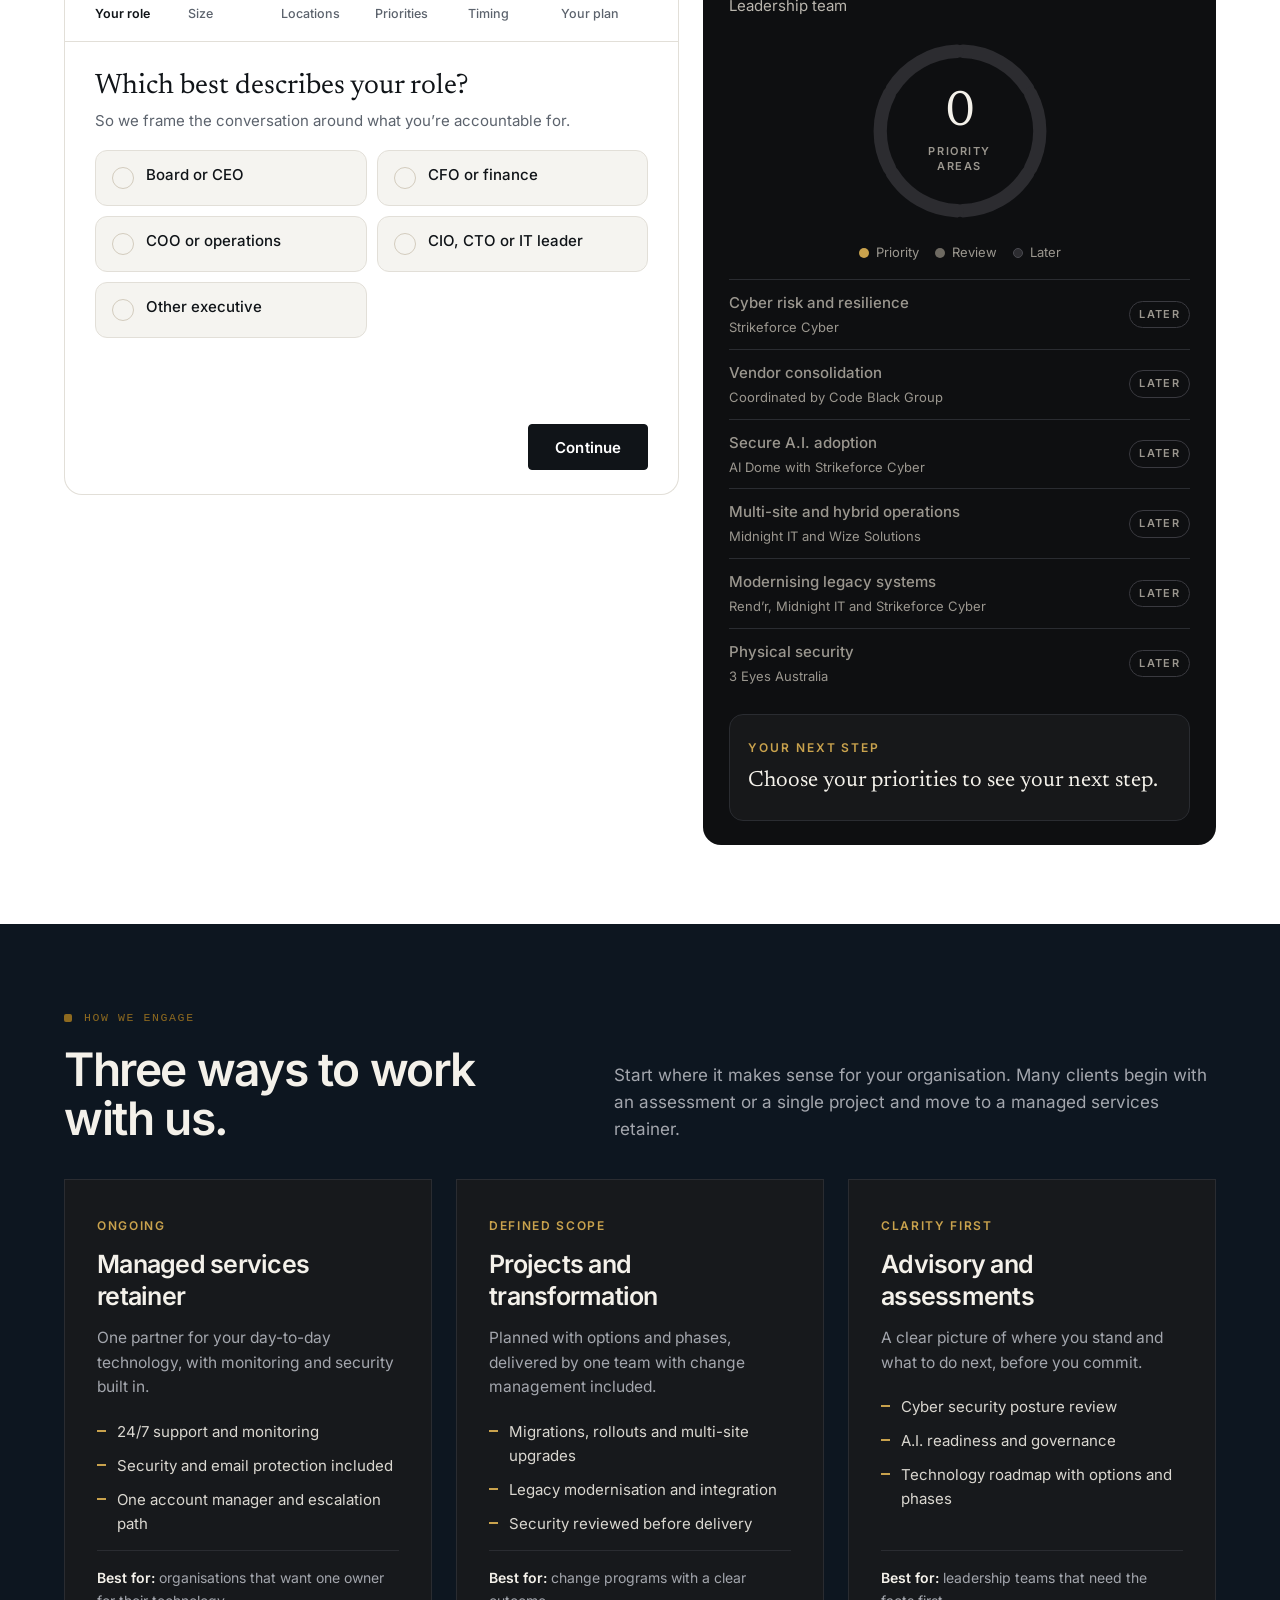
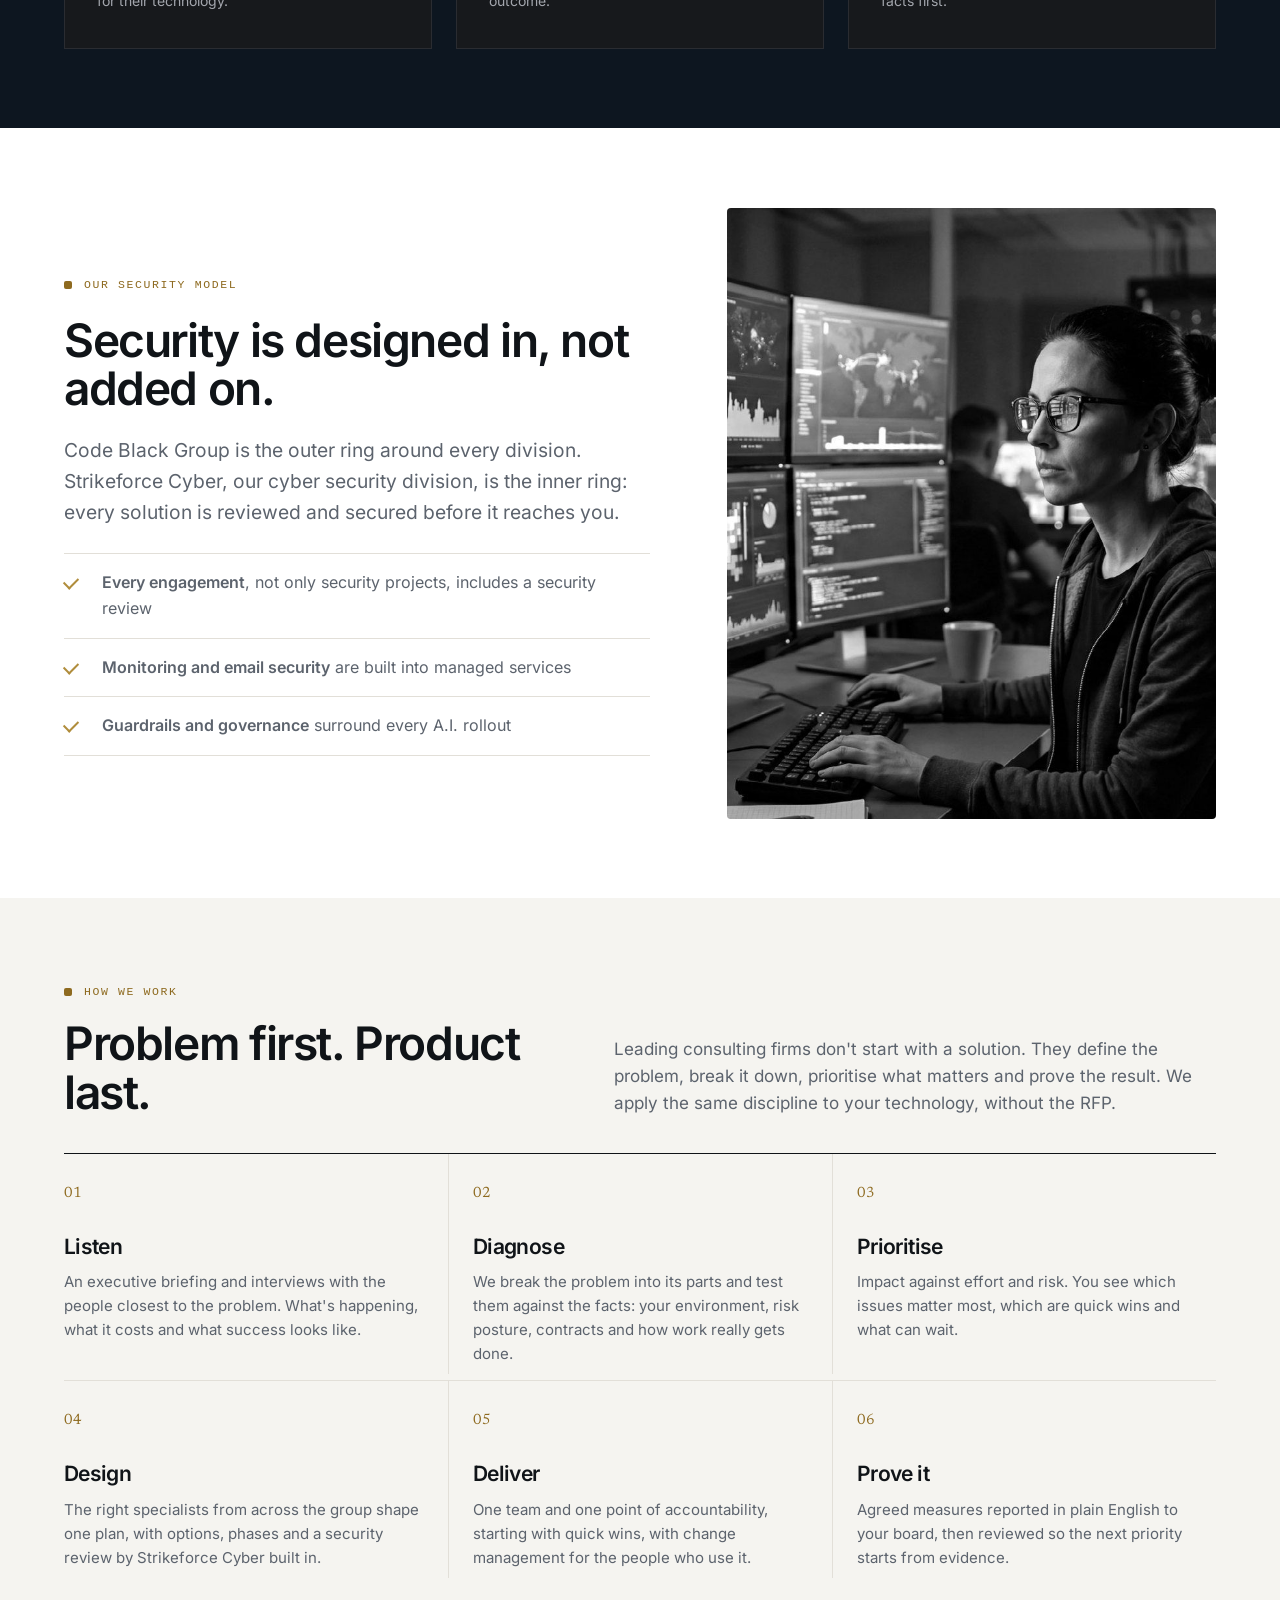
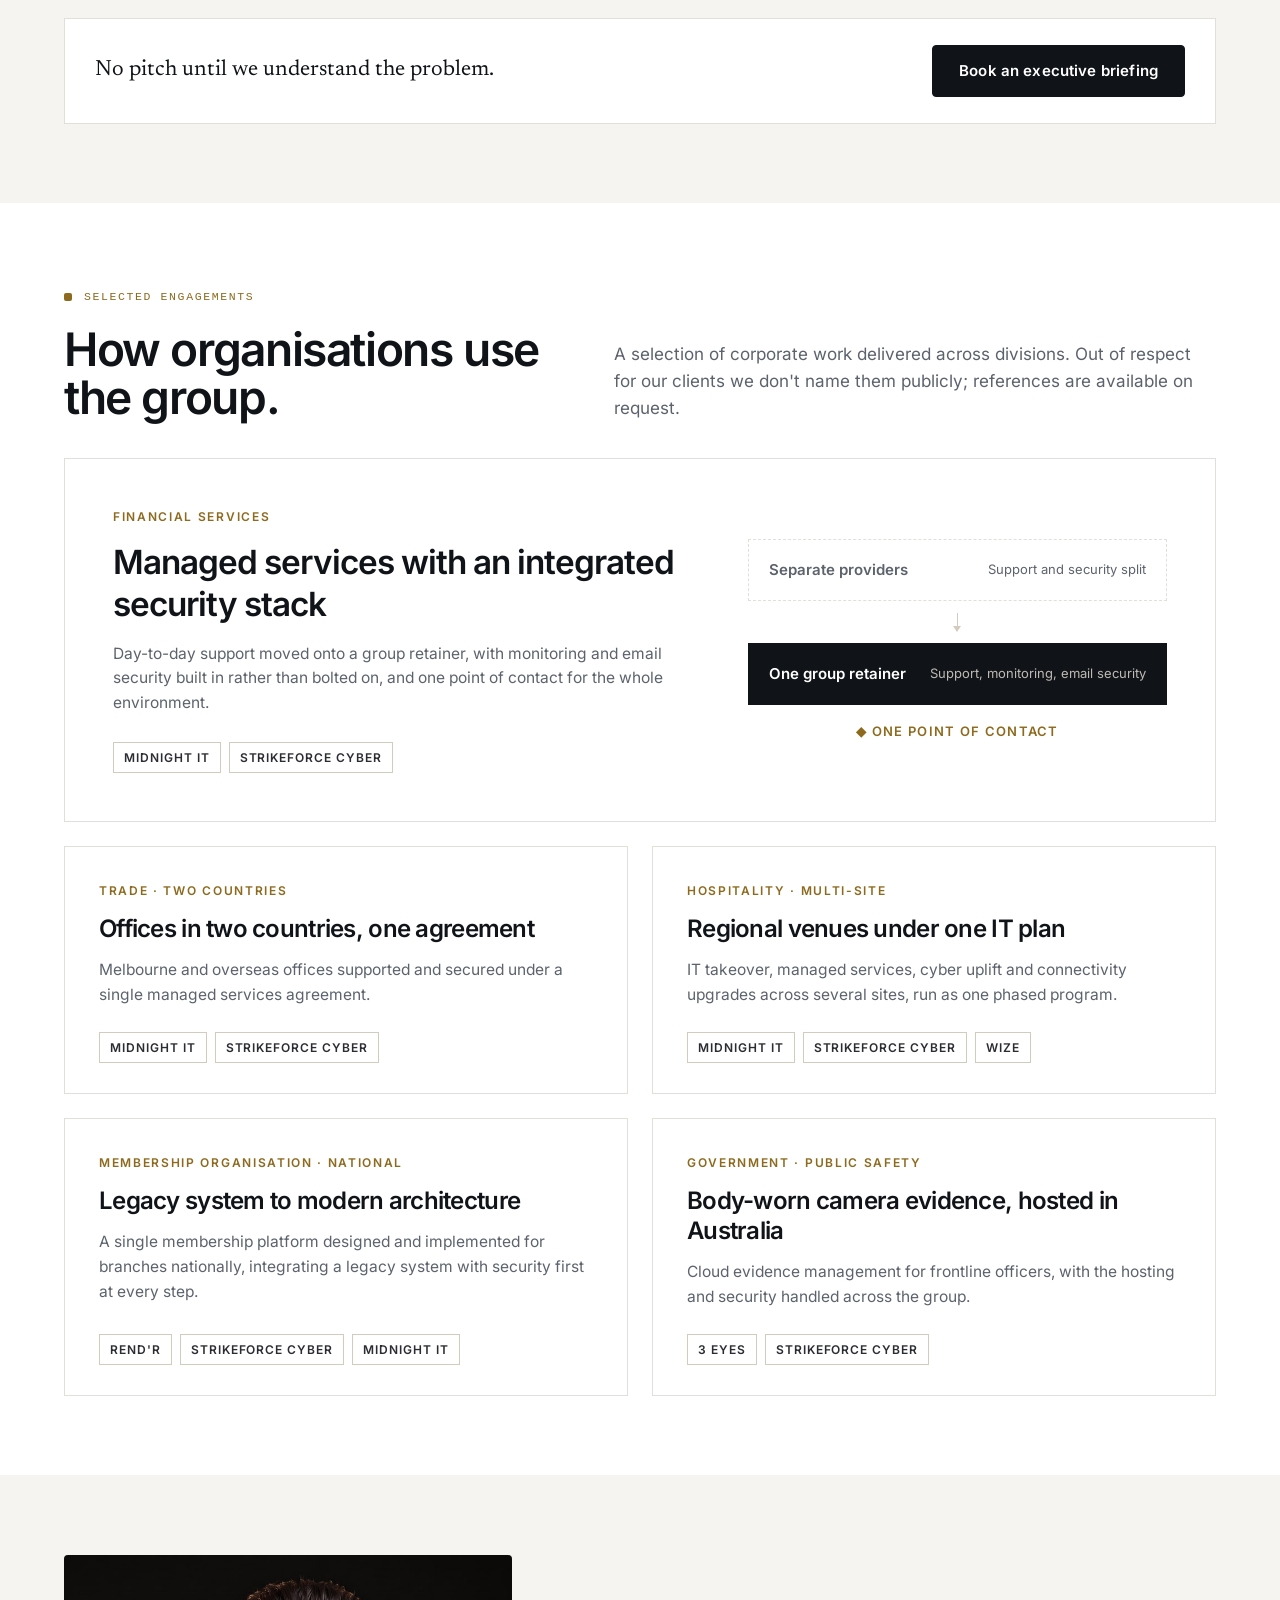
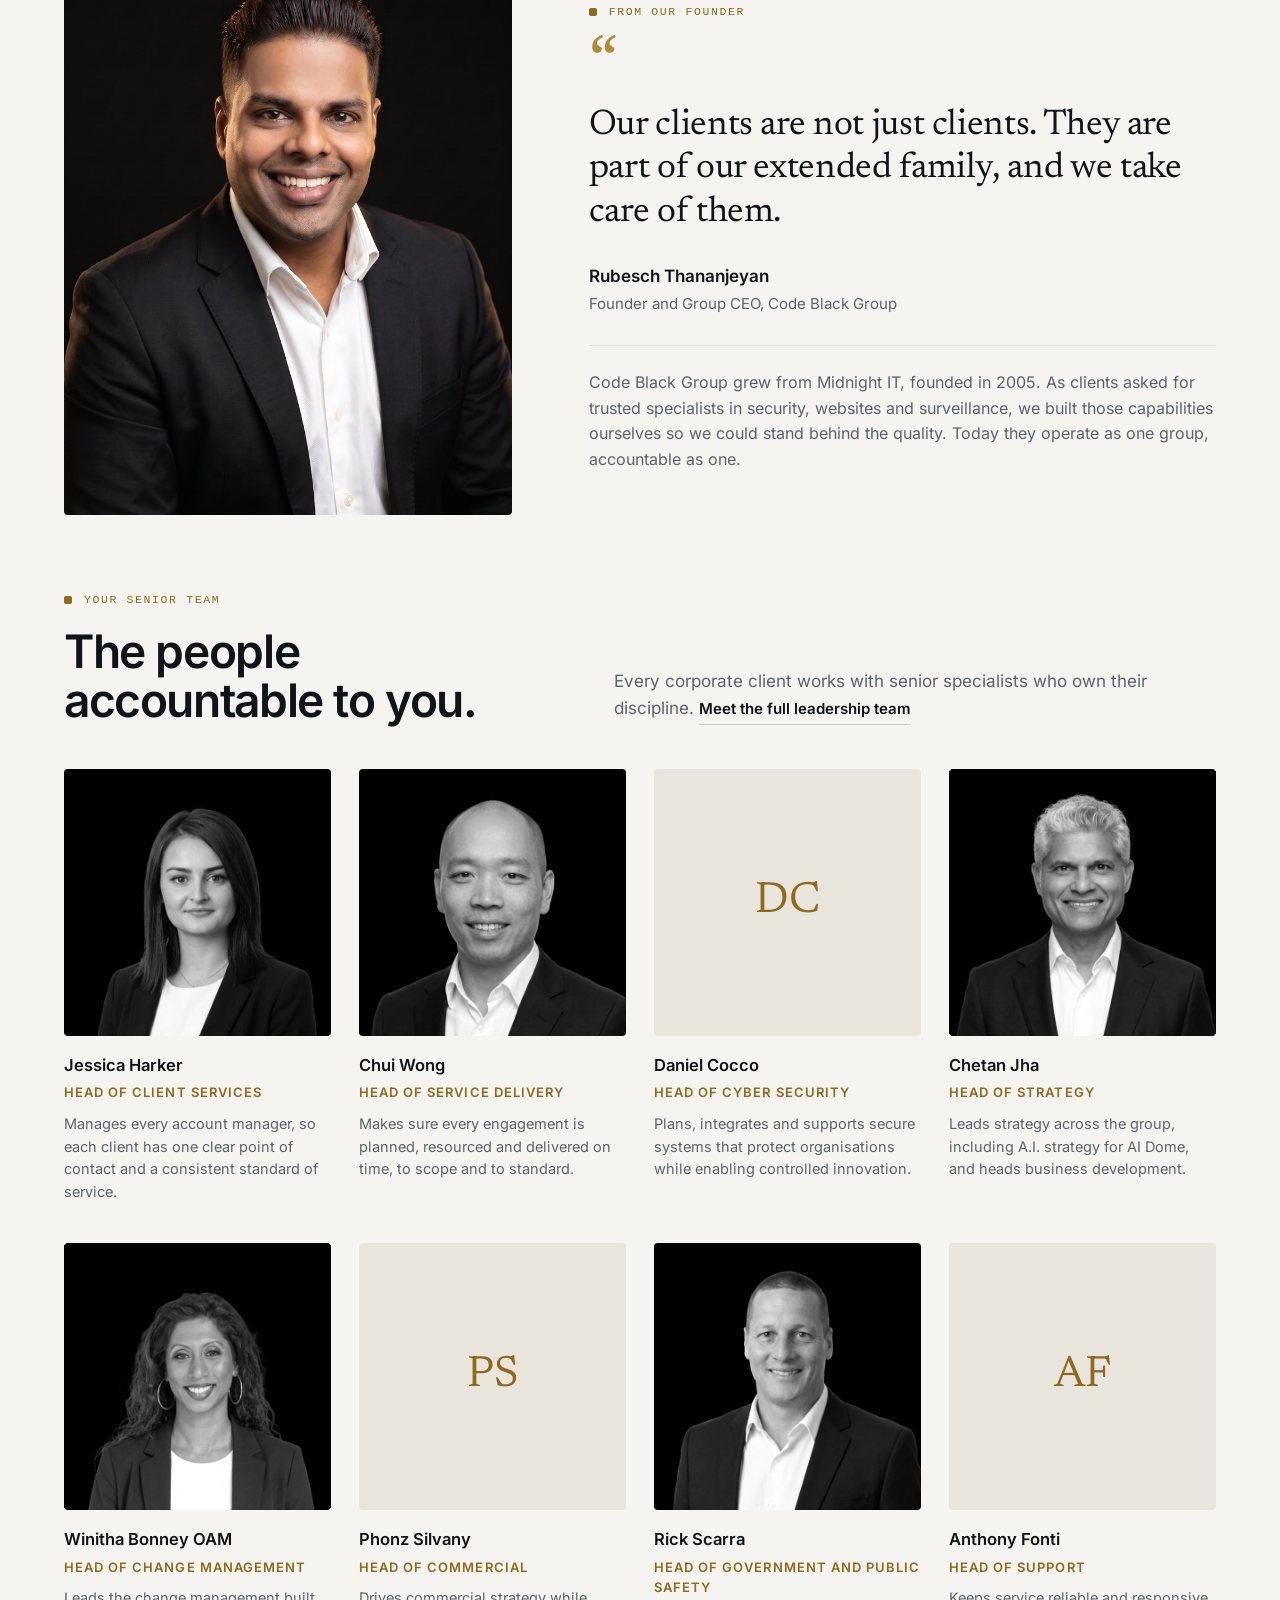
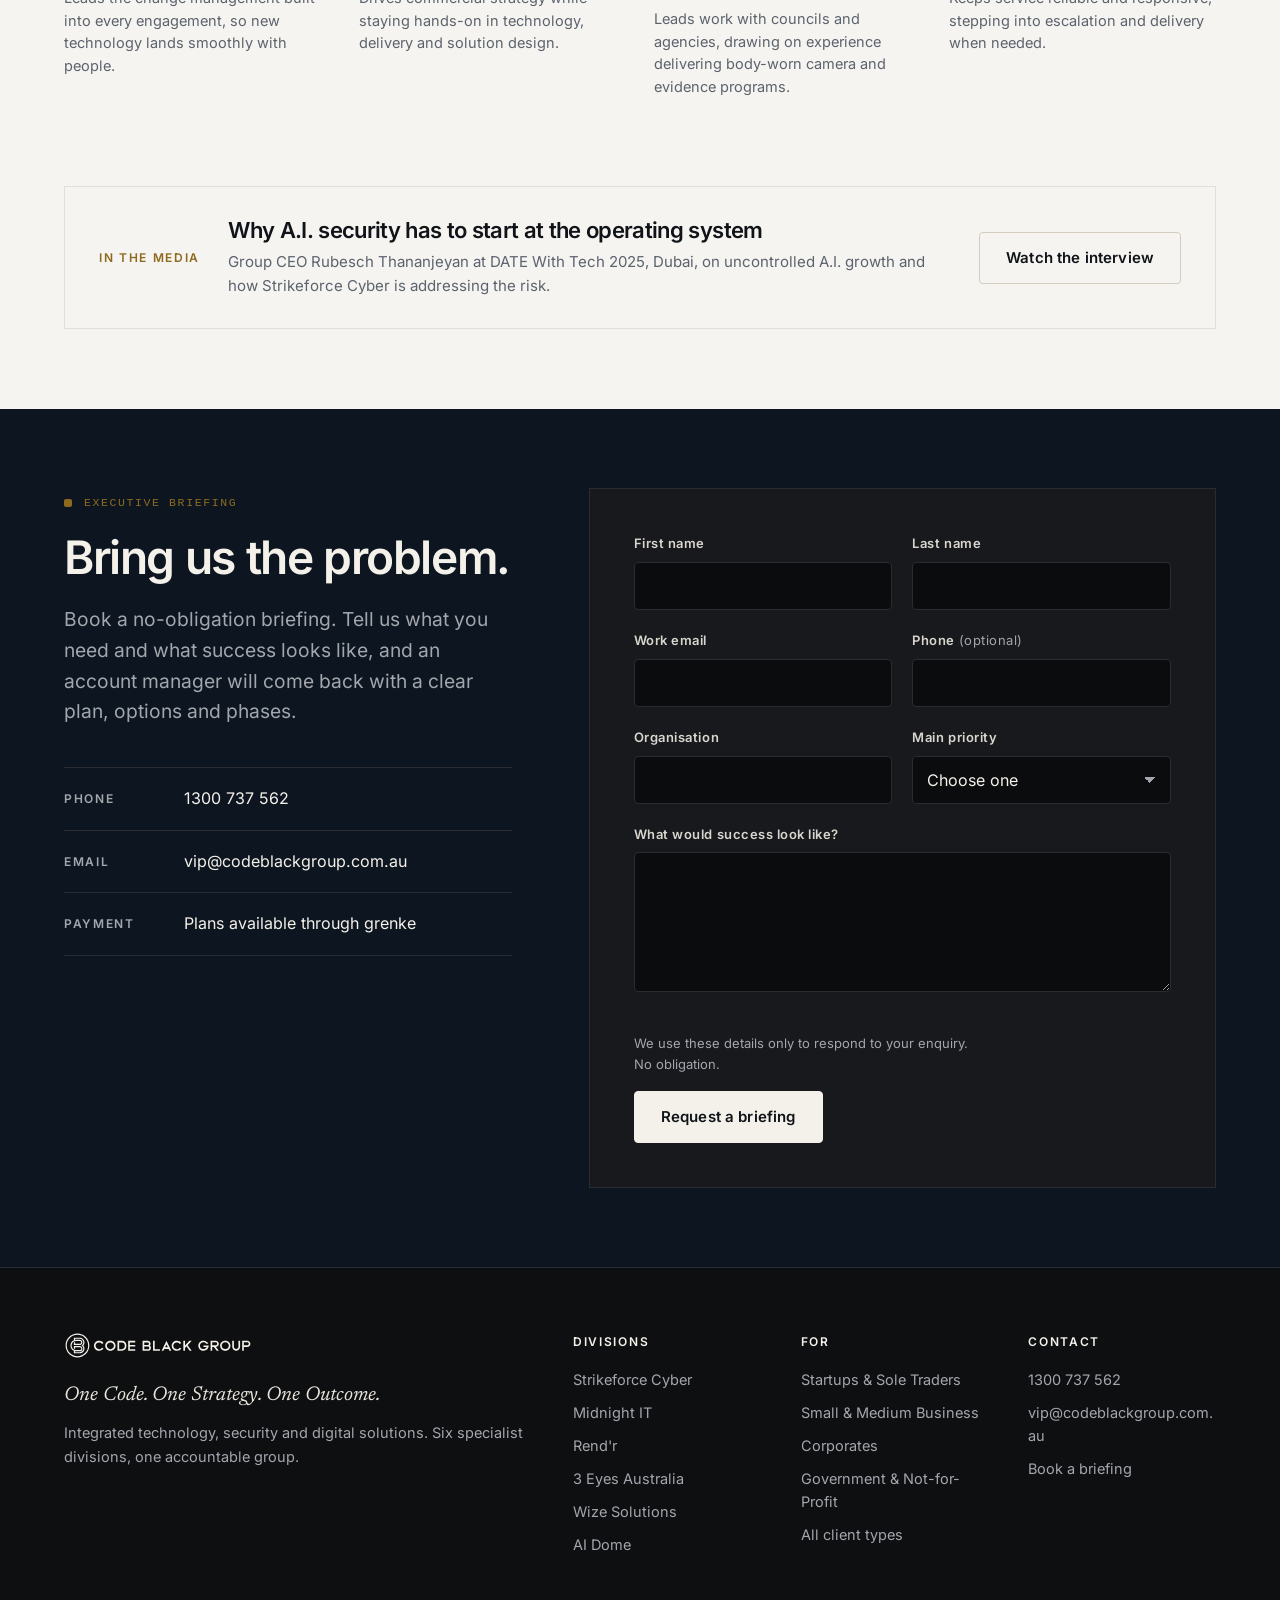
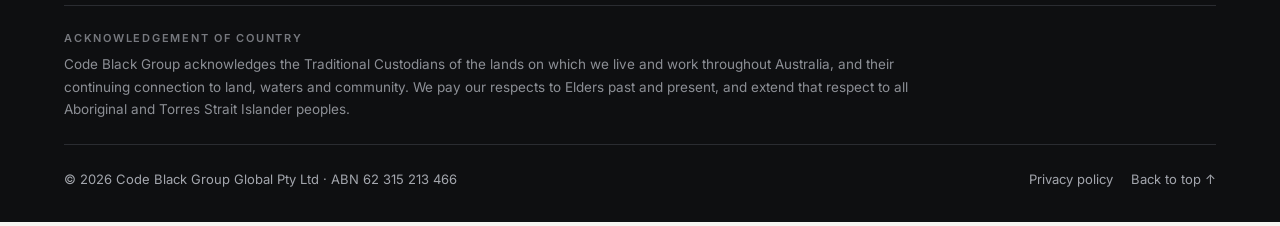
<file: corporate/index.html>
<!doctype html>
<html lang="en-AU">
<head>
<meta charset="utf-8">
<meta name="viewport" content="width=device-width, initial-scale=1">
<!-- security:start -->
<meta http-equiv="Content-Security-Policy" content="default-src 'self'; script-src 'self' 'sha256-Zoo69UkTUGFSZxDxhJQhQpLuVjR4jRd6eRt6iT13amw='; style-src 'self' 'unsafe-inline'; font-src 'self' data:; img-src 'self' data: https://codeblackgroup.com.au; media-src 'self'; connect-src 'self' https://golden-shield.onrender.com; worker-src 'self' blob:; frame-src 'none'; object-src 'none'; base-uri 'self'; form-action 'self'; upgrade-insecure-requests">
<meta name="referrer" content="strict-origin-when-cross-origin">
<script src="../assets/guard.js"></script>
<!-- security:end -->
<title>Code Black Group for Corporates | Technology, security and risk, owned by one partner</title>
<meta name="description" content="One accountable partner for cyber security, managed IT, A.I., digital platforms, surveillance and connectivity. Built for leadership teams. Melbourne, since 2005.">
<meta name="robots" content="noindex">
<link rel="icon" href="../logos/cbg-mark-white.svg" type="image/svg+xml">
<link rel="preload" as="font" type="font/woff2" href="../assets/fonts/newsreader-latin-500-normal.woff2" crossorigin>
<link rel="preload" as="font" type="font/woff2" href="../assets/fonts/inter-latin-400-normal.woff2" crossorigin>
<link rel="stylesheet" href="../assets/editorial.css?v=3">
<link rel="stylesheet" href="../assets/corp.css?v=3">
<style>
.lf{position:relative;height:calc(100vh - 72px);height:calc(100svh - 72px);min-height:480px;background:#060607;overflow:hidden}
.lf video{position:absolute;inset:0;width:100%;height:100%;object-fit:cover;background:#060607}
.lf .ctl{position:absolute;left:0;right:0;bottom:0;padding:60px var(--gut,24px) 22px;display:flex;align-items:center;gap:12px;flex-wrap:wrap;z-index:2;background:linear-gradient(0deg,rgba(6,6,7,.8),transparent)}
.lf .pill{display:inline-flex;align-items:center;gap:10px;height:46px;padding:0 18px 0 8px;border-radius:999px;border:1px solid rgba(212,180,106,.55);background:rgba(10,10,12,.6);backdrop-filter:blur(8px);-webkit-backdrop-filter:blur(8px);color:#F4F1EA;font:600 14.5px var(--sans);cursor:pointer;text-decoration:none}
.lf .pill .ic{width:32px;height:32px;border-radius:50%;display:grid;place-items:center;background:var(--gold-soft);color:#121316}
.lf .pill.sm{padding:0 16px;border-color:rgba(255,255,255,.22)}
.lf .pill:hover{border-color:var(--gold-soft)}
.lf .sp{flex:1}
.lf .bar{position:absolute;left:0;right:0;bottom:0;height:3px;background:rgba(255,255,255,.08);z-index:3}
.lf .bar i{display:block;height:100%;width:0;background:linear-gradient(90deg,var(--gold-mid),var(--gold-soft))}
.lf .hint{position:absolute;top:18px;right:var(--gut,24px);z-index:2;font-size:12px;letter-spacing:.14em;text-transform:uppercase;color:#C9C3B6;background:rgba(10,10,12,.55);padding:7px 12px;border-radius:999px;backdrop-filter:blur(6px)}
.lf.sound .hint{display:none}
.lf:fullscreen{height:100vh}
.lf.port{background:#0A121B;min-height:0}
.lf.port video{object-fit:contain;background:#0A121B}
.lf.port video{bottom:auto}
.lf.port .ctl{height:64px;padding:0 var(--gut,16px);background:#0A121B;border-top:1px solid rgba(255,255,255,.06);flex-wrap:nowrap}
.lf.port .hint{display:none}
.lf.port .sp{order:0}.lf.port #lf-skip{order:2}.lf.port #lf-sound{order:3}
@media (max-width:640px){.lf .pill{height:42px;font-size:13.5px}.lf .pill.fs{display:none}}
.pains{display:grid;grid-template-columns:repeat(4,minmax(0,1fr));gap:0;border-top:1px solid rgba(255,255,255,.18)}
.pain{padding:30px 26px 10px 0;min-width:0}
.pain+.pain{padding-left:26px;border-left:1px solid rgba(255,255,255,.12)}
.pain b{display:block;font-family:var(--serif);font-weight:400;font-size:clamp(40px,4.4vw,60px);line-height:1;letter-spacing:-.02em;color:var(--gold-soft);margin-bottom:14px}
.pain h3{font-size:19px;margin-bottom:8px;color:#F4F1EA}
.pain p{font-size:15px;color:#B9B5AD;line-height:1.5}
.pain small{display:block;margin-top:14px;font-size:12px;letter-spacing:.04em;color:#8E8A82}
.pain small a{color:inherit}
.pain-note{margin-top:42px;font-family:var(--serif);font-size:clamp(22px,2.4vw,30px);line-height:1.3;color:#F4F1EA;max-width:34ch}
.pain-note em{color:var(--gold-soft)}
@media (min-width:1025px){.steps.s6{grid-template-columns:repeat(3,minmax(0,1fr))}.steps.s6 li:nth-child(3n+1){padding-left:0;border-left:0}.steps.s6 li:nth-child(n+4){border-top:1px solid var(--line);margin-top:6px}}
.steps .src{display:block;margin-top:10px;font-size:12.5px;color:var(--gold);letter-spacing:.02em}
@media (max-width:1024px){.pains{grid-template-columns:repeat(2,minmax(0,1fr))}.pain,.pain+.pain{padding:26px 20px 18px 0;border-left:0;border-bottom:1px solid rgba(255,255,255,.12)}.pain:nth-child(even){padding-left:20px;border-left:1px solid rgba(255,255,255,.12)}}
@media (max-width:560px){.pains{grid-template-columns:1fr}.pain:nth-child(even){padding-left:0;border-left:0}}
</style>
<link rel="stylesheet" href="../assets/sos.css?v=1">
</head>
<body class="corp-ig">
<a class="skip" href="#main">Skip to content</a>

<div class="audbar" role="navigation" aria-label="Choose your organisation type">
  <div class="wrap">
    <span class="lbl">Code Black Group for</span>
    <nav><a href="../startups/" aria-label="Startups" data-s="Startups"><span>Startups</span></a><a href="../business/" aria-label="Small Business" data-s="Small Biz"><span>Small Business</span></a><a href="../corporate/" aria-current="page" aria-label="Corporates" data-s="Corporate"><span>Corporates</span></a><a href="../not-for-profit/" aria-label="Government &amp; NFP" data-s="Gov &amp; NFP"><span>Government &amp; NFP</span></a></nav>
    <a class="alt" href="../">All client types ↗</a>
  </div>
</div>

<header class="head">
  <div class="wrap">
    <a class="logo" href="#top" aria-label="Code Black Group home"></a>
    <nav class="nav" aria-label="Main">
      <a href="#priorities">Priorities</a>
      <a href="#why">Why us</a>
      <a href="#discovery">Discovery</a>
      <a href="#engage">Engagement</a>
      <a href="#work">Work</a>
      <a href="#leadership">Leadership</a>
    </nav>
    <div class="head-cta">
      <a class="tel" href="#scam-help" data-scam-help style="color:#E0605A">SOS: scam help</a>
      <a class="tel" href="tel:1300737562">1300 737 562</a>
      <a class="btn" href="#contact">Book a briefing</a>
    </div>
    <button class="menu-btn" type="button" aria-label="Open menu" aria-expanded="false" aria-controls="mnav"><span></span></button>
  </div>
  <nav class="mnav" id="mnav" aria-label="Mobile">
    <a href="#scam-help" data-scam-help style="color:#E0605A">SOS: been scammed? Get help now</a>
    <a href="#priorities">Priorities</a>
    <a href="#why">Why us</a>
    <a href="#engage">Engagement</a>
    <a href="#work">Work</a>
    <a href="#leadership">Leadership</a>
    <a href="#discovery">Discovery</a>
    <a href="tel:1300737562">Call 1300 737 562</a>
    <a class="btn" href="#contact">Book a briefing</a>
  </nav>
</header>

<main id="main">
  <span id="top"></span>
  <section class="lf" id="watch" aria-label="Film: technology that performs, at board level">
    <video id="lfv" muted playsinline preload="auto" poster="../media/corp-performance-land.jpg?v=2" data-land="../media/corp-performance-land.mp4?v=2" data-port="../media/corp-performance-port.mp4?v=2" data-poster-port="../media/corp-performance-port.jpg?v=2"></video>
    <span class="hint">▶ Playing · sound off</span>
    <div class="ctl">
      <button class="pill" type="button" id="lf-sound"><span class="ic"><svg width="16" height="16" viewBox="0 0 24 24" aria-hidden="true"><path d="M4 9v6h4l5 4V5L8 9z" fill="currentColor"/><path d="M16 8.5a5 5 0 0 1 0 7M18.5 6a8.5 8.5 0 0 1 0 12" fill="none" stroke="currentColor" stroke-width="1.8" stroke-linecap="round"/></svg></span><span id="lf-sound-t">Play with sound</span></button>
      <button class="pill sm fs" type="button" id="lf-fs">Full screen</button>
      <span class="sp"></span>
      <a class="pill sm" href="#hero-h" id="lf-skip">Skip ↓</a>
    </div>
    <span class="bar" aria-hidden="true"><i id="lf-bar"></i></span>
  </section>
  <section class="ci-hero" aria-labelledby="hero-h">
    <div class="wrap">
      <div class="rv">
        <span class="eyebrow">For corporate and enterprise</span>
        <h1 id="hero-h">Technology that <span class="ci-b">performs</span> at board level.</h1>
        <p class="lead">One accountable partner across cyber security, managed IT, A.I., digital platforms, connectivity and physical security, measured on the outcomes your leadership team cares about.</p>
        <div class="hero-actions">
          <a class="btn" href="#contact">Book an executive briefing
            <svg width="16" height="16" viewBox="0 0 16 16" aria-hidden="true"><path d="M3 8h10M9 4l4 4-4 4" fill="none" stroke="currentColor" stroke-width="1.6"/></svg></a>
          <a class="textlink" href="#discovery">Take the 60-second discovery</a>
          <a class="textlink" href="#watch" id="replay">▶ Watch the film with sound</a>
        </div>
      </div>
      <div class="ci-dash rv" role="group" aria-label="Code Black Group at a glance">
        <div class="ci-dash-h"><b>Group at a glance</b><span class="ci-live"><i></i>24/7</span></div>
        <div class="ci-kpis">
          <div class="ci-kpi"><svg width="48" height="48" viewBox="0 0 48 48" aria-hidden="true"><circle cx="24" cy="24" r="20" fill="none" stroke="rgba(255,255,255,.1)" stroke-width="5"/><circle class="ci-ring" cx="24" cy="24" r="20" fill="none" stroke="#C9A24D" stroke-width="5" stroke-dasharray="125.6" transform="rotate(-90 24 24)"/></svg><div><b>2005</b><span>Supporting Australian organisations since</span></div></div>
          <div class="ci-kpi"><svg width="48" height="48" viewBox="0 0 48 48" aria-hidden="true"><circle cx="24" cy="24" r="20" fill="none" stroke="rgba(255,255,255,.1)" stroke-width="5"/><circle class="ci-ring" cx="24" cy="24" r="20" fill="none" stroke="#7FA6E3" stroke-width="5" stroke-dasharray="125.6" transform="rotate(-90 24 24)"/></svg><div><b>24/7</b><span>Support and monitoring</span></div></div>
          <div class="ci-kpi"><svg width="48" height="48" viewBox="0 0 48 48" aria-hidden="true"><g fill="#C9A24D"><rect x="6" y="8" width="10" height="10" rx="2"/><rect x="19" y="8" width="10" height="10" rx="2"/><rect x="32" y="8" width="10" height="10" rx="2"/><rect x="6" y="22" width="10" height="10" rx="2"/><rect x="19" y="22" width="10" height="10" rx="2"/><rect x="32" y="22" width="10" height="10" rx="2"/></g></svg><div><b>6</b><span>Specialist divisions in one group</span></div></div>
          <div class="ci-kpi"><svg width="48" height="48" viewBox="0 0 48 48" aria-hidden="true"><circle cx="24" cy="24" r="8" fill="#7FA6E3"/><g stroke="#7FA6E3" stroke-width="2"><line x1="24" y1="4" x2="24" y2="14"/><line x1="24" y1="34" x2="24" y2="44"/><line x1="4" y1="24" x2="14" y2="24"/><line x1="34" y1="24" x2="44" y2="24"/></g></svg><div><b>1</b><span>Agreement and escalation path</span></div></div>
        </div>
        <div class="ci-bars">
          <div class="ci-cap">Average cost per cybercrime report · FY25</div>
          <div class="ci-row"><span>Small business</span><span class="ci-tr"><i style="--w:28%"></i></span><span>$56.6k</span></div>
          <div class="ci-row"><span>Medium</span><span class="ci-tr"><i style="--w:48%"></i></span><span>$97.2k</span></div>
          <div class="ci-row"><span>Large</span><span class="ci-tr"><i class="hot" style="--w:100%"></i></span><span>$202.7k</span></div>
          <div class="ci-src">ASD Annual Cyber Threat Report 2024–25 · large business cost up 219%</div>
        </div>
      </div>
    </div>
  </section>
  <section class="ci-band" aria-label="Six specialist divisions">
    <div class="wrap"><div class="ci-band-in">
      <p class="ci-band-k">Six specialist divisions. One accountable group.</p>
      <div class="ci-band-row">
        <a href="https://strikeforcecyber.com" target="_blank" rel="noopener" title="Cyber security"><img class="lg-sf" src="../logos/strikeforce-cyber-white.svg" alt="Strikeforce Cyber" loading="lazy"><span>Cyber security</span></a>
        <a href="https://midnightit.com.au" target="_blank" rel="noopener" title="Managed IT"><img class="lg-mit" src="../logos/color/midnight-it.png" alt="Midnight IT" loading="lazy"><span>Managed IT</span></a>
        <a href="https://rendr.com.au" target="_blank" rel="noopener" title="Digital platforms"><img class="lg-rr" src="../logos/rendr-white.png?v=2" alt="Rend’r" loading="lazy"><span>Digital platforms</span></a>
        <a href="https://3eyes.com.au" target="_blank" rel="noopener" title="Technology + R&amp;D"><img class="lg-eyes" src="../logos/color/3eyes.png" alt="3 Eyes Australia" loading="lazy"><span>Tech + R&amp;D</span></a>
        <a href="https://wizesolutions.com.au" target="_blank" rel="noopener" title="Connectivity"><img class="lg-wize" src="../logos/color/wize.png" alt="Wize Solutions" loading="lazy"><span>Connectivity</span></a>
        <a href="https://aidome.com.au" target="_blank" rel="noopener" title="A.I. adoption"><img class="lg-aid" src="../logos/aidome-logo-h.png" alt="AI Dome" loading="lazy"><span>A.I. adoption</span></a>
      </div>
    </div></div>
  </section>

  <section class="ci-why" id="the-difference" aria-labelledby="diff-h">
    <div class="wrap">
      <div class="ci-card ci-why-in rv">
        <div><span class="eyebrow">Why Code Black Group</span><h2 id="diff-h">Your team is strong. The <span class="ci-b">gaps</span> are the problem.</h2></div>
        <p>Finding someone capable who understands your pain points is hard. We fill the gaps your team can&#39;t cover, from cyber security and A.I. governance to 24/7 support and digital platforms, with specialists who start from your pressures, not our catalogue.</p>
      </div>
    </div>
  </section>

  <section class="sec ci-sec ci-dl" id="delivery" aria-labelledby="dl-h">
    <div class="wrap">
      <div class="sec-head rv">
        <div><span class="eyebrow">Deadlines and budgets</span><h2 id="dl-h">Most big technology projects run late. <em>Ours land on the date.</em></h2></div>
        <p>When six vendors each own a piece, nobody owns the timeline. With every expert under one roof, we control the whole delivery, so large organisations hit their deadlines and budgets.</p>
      </div>
      <div class="ci-ig">
        <div class="ci-card s7 rv">
          <h3 style="margin-top:0">The average large I.T. project, against its plan</h3>
          <div class="ci-ovr">
            <div class="ci-orow"><span>Budget</span><span class="ci-otr"><i class="pl"></i><i class="ac red" style="--w:90%"></i></span><b class="r">+45%</b></div>
            <div class="ci-orow"><span>Schedule</span><span class="ci-otr"><i class="pl"></i><i class="ac gold" style="--w:66.3%"></i></span><b class="g">+7%</b></div>
            <div class="ci-orow"><span>Value delivered</span><span class="ci-otr"><i class="pl"></i><i class="ac blue" style="--w:27.3%"></i></span><b class="ci-b">−56%</b></div>
          </div>
          <p class="ci-leg"><i></i>Plan <i class="c"></i>Delivered</p>
          <span class="ci-src">McKinsey &amp; University of Oxford, 5,400+ I.T. projects</span>
        </div>
        <div class="ci-card s5 rv">
          <div class="ci-big" style="color:#B4473A">60%</div>
          <h3>Of Victorian government I.T. projects run late</h3>
          <p>About 10 months late on average, and around 40% over budget, across a decade of projects.</p>
          <div class="ci-slipb" aria-hidden="true"><i class="p">Planned finish</i><i class="l"></i><em>+10 months</em></div>
          <span class="ci-src">Vic. Government I.T. dashboard · ABC analysis, Feb 2026</span>
        </div>
        <div class="ci-card ci-span rv">
          <div class="ci-dl-grid">
            <div><h3 style="margin-top:0">Why projects slip</h3><p>About half of overspend traces to weak strategy and missing expertise. Misaligned teams and weak project control add around 40% more. <span class="ci-src" style="position:static;display:inline">McKinsey &amp; Oxford</span></p></div>
            <div><h3 style="margin-top:0">Why ours don&#39;t</h3>
              <ul class="ci-ticks">
                <li><b>Every expert under one roof.</b> Cyber, IT, digital, connectivity, A.I. and physical security, with no hand-offs between companies.</li>
                <li><b>One plan, one timeline, one budget.</b> One account manager owns the date, not your team.</li>
                <li><b>Security checked along the way.</b> Strikeforce Cyber reviews each stage, so nothing stalls at the end.</li>
              </ul></div>
          </div>
        </div>
      </div>
    </div>
  </section>

  <section class="sec ci-sec" id="pressures" aria-labelledby="pain-h">
    <div class="wrap">
      <div class="sec-head rv">
        <div><span class="eyebrow">The cost of underperformance</span><h2 id="pain-h">Where technology quietly drags performance.</h2></div>
        <p>Four pressures show up on every leadership agenda. Each one is measurable, and each one is where we start.</p>
      </div>
      <div class="ci-ig">
        <div class="ci-card s7 rv">
          <div class="ci-big">$4.22M</div>
          <h3>The cost of a breach in Australia</h3>
          <p>Speed is the performance lever. Breaches contained in under 200 days cost about $1.9M less.</p>
          <div class="ci-cmp">
            <div class="ci-crow"><span>Average breach</span><span class="ci-tr2"><i class="red" style="--w:100%">$4.22M</i></span></div>
            <div class="ci-crow"><span>Contained &lt; 200 days</span><span class="ci-tr2"><i class="blue" style="--w:55%">≈ $2.3M</i></span></div>
          </div>
          <span class="ci-src">IBM / Ponemon, Cost of a Data Breach 2026</span>
        </div>
        <div class="ci-card s5 rv">
          <div class="ci-big ci-b">94%</div>
          <h3>Not enough skilled people</h3>
          <p>Of Australian organisations report cyber security skills shortages.</p>
          <div class="ci-waffle" role="img" aria-label="94 out of 100"><i></i><i></i><i></i><i></i><i></i><i></i><i></i><i></i><i></i><i></i><i></i><i></i><i></i><i></i><i></i><i></i><i></i><i></i><i></i><i></i><i></i><i></i><i></i><i></i><i></i><i></i><i></i><i></i><i></i><i></i><i></i><i></i><i></i><i></i><i></i><i></i><i></i><i></i><i></i><i></i><i></i><i></i><i></i><i></i><i></i><i></i><i></i><i></i><i></i><i></i><i></i><i></i><i></i><i></i><i></i><i></i><i></i><i></i><i></i><i></i><i></i><i></i><i></i><i></i><i></i><i></i><i></i><i></i><i></i><i></i><i></i><i></i><i></i><i></i><i></i><i></i><i></i><i></i><i></i><i></i><i></i><i></i><i></i><i></i><i></i><i></i><i></i><i></i><i></i><i></i><i></i><i></i><i></i><i></i><i class="o"></i><i class="o"></i><i class="o"></i><i class="o"></i><i class="o"></i><i class="o"></i></div>
          <span class="ci-src">Barracuda Cybersecurity Skills Gap Report 2026</span>
        </div>
        <div class="ci-card s5 ci-flex rv">
          <svg width="120" height="120" viewBox="0 0 120 120" role="img" aria-label="13%"><circle cx="60" cy="60" r="48" fill="none" stroke="#EEEBE4" stroke-width="16"/><circle class="ci-arc" cx="60" cy="60" r="48" fill="none" stroke="#C9A24D" stroke-width="16" stroke-dasharray="39.2 301.6" transform="rotate(-90 60 60)"/><text x="60" y="67" text-anchor="middle" font-family="Inter,sans-serif" font-weight="600" font-size="24" fill="#101418">13%</text></svg>
          <div><h3>A.I. that isn&#39;t paying off</h3><p>Only 13% of CIOs say A.I. has delivered significant value so far, despite rising investment.</p></div>
          <span class="ci-src">Gartner survey of 2,002 CIOs, 2026</span>
        </div>
        <div class="ci-card s7 rv">
          <div class="ci-big">20–40%</div>
          <h3>Tied up in tech debt</h3>
          <p>Of a technology estate&#39;s value. 86% of IT leaders say tool sprawl has a real financial impact.</p>
          <div class="ci-range" aria-hidden="true"><span></span><em style="left:0">0%</em><em style="left:20%">20%</em><em style="left:40%">40%</em><em style="right:0">100%</em></div>
          <span class="ci-src">McKinsey CIO survey · Nintex research via ITPro</span>
        </div>
      </div>
    </div>
  </section>

  <section class="sec ci-sec ci-tight" id="why" aria-labelledby="why-h">
    <div class="wrap">
      <div class="sec-head rv">
        <div><span class="eyebrow">Where performance leaks</span><h2 id="why-h">Six vendors, six handovers. Or one owner.</h2></div>
        <p>When something breaks between providers, your team becomes the project manager. Every handover is a delay, and every delay costs.</p>
      </div>
      <div class="ci-vd">
        <div class="ci-card rv">
          <span class="ci-tag bad">● Typical model</span>
          <svg viewBox="0 0 520 260" role="img" aria-label="Six separate vendors, each connected to your team separately">
            <g stroke="#E2B5AE" stroke-width="1.5" stroke-dasharray="4 5" fill="none"><path d="M260 130 L70 50"/><path d="M260 130 L260 30"/><path d="M260 130 L450 50"/><path d="M260 130 L70 210"/><path d="M260 130 L260 232"/><path d="M260 130 L450 210"/><path d="M70 50 L260 30"/><path d="M450 50 L450 210"/><path d="M70 210 L260 232"/></g>
            <g font-family="Inter,sans-serif" font-size="12" fill="#2A3038">
              <rect x="20" y="32" width="100" height="36" rx="8" fill="#fff" stroke="#E2DFD8"/><text x="70" y="55" text-anchor="middle">IT provider</text>
              <rect x="205" y="12" width="110" height="36" rx="8" fill="#fff" stroke="#E2DFD8"/><text x="260" y="35" text-anchor="middle">Security vendor</text>
              <rect x="400" y="32" width="100" height="36" rx="8" fill="#fff" stroke="#E2DFD8"/><text x="450" y="55" text-anchor="middle">Web agency</text>
              <rect x="20" y="192" width="100" height="36" rx="8" fill="#fff" stroke="#E2DFD8"/><text x="70" y="215" text-anchor="middle">Telco</text>
              <rect x="205" y="214" width="110" height="36" rx="8" fill="#fff" stroke="#E2DFD8"/><text x="260" y="237" text-anchor="middle">CCTV installer</text>
              <rect x="400" y="192" width="100" height="36" rx="8" fill="#fff" stroke="#E2DFD8"/><text x="450" y="215" text-anchor="middle">A.I. consultant</text>
              <circle cx="260" cy="130" r="40" fill="#F7E6E3"/><text x="260" y="127" text-anchor="middle" font-weight="600">Your team</text><text x="260" y="143" text-anchor="middle" font-size="11" fill="#B4473A">coordinates</text>
            </g>
          </svg>
          <ul class="ci-ul"><li><b>6</b>contracts, invoices and helpdesks</li><li><b>6</b>sets of security standards</li><li><b>∞</b>handovers when something breaks</li></ul>
        </div>
        <div class="ci-card rv">
          <span class="ci-tag good">● Code Black Group</span>
          <svg viewBox="0 0 520 260" role="img" aria-label="Six divisions, Strikeforce Cyber, Midnight IT, Rend'r, 3 Eyes Australia, Wize Solutions and AI Dome, connected through one account manager to your team">
            <g stroke="#7FA6E3" stroke-width="1.5" fill="none"><path d="M290 130 L396 25"/><path d="M290 130 L396 67"/><path d="M290 130 L396 109"/><path d="M290 130 L396 151"/><path d="M290 130 L396 193"/><path d="M290 130 L396 235"/></g>
            <line x1="110" y1="130" x2="252" y2="130" stroke="#1E5BB8" stroke-width="3"/>
            <g font-family="Inter,sans-serif" font-size="12">
              <rect x="396" y="8" width="104" height="34" rx="9" fill="#0D1620"/><image href="../logos/strikeforce-cyber-white.svg" x="421.6" y="17.5" width="52.8" height="15.0"><title>Strikeforce Cyber</title></image><rect x="396" y="50" width="104" height="34" rx="9" fill="#0D1620"/><image href="../logos/color/midnight-it.png" x="412.8" y="62.0" width="70.4" height="10.0"><title>Midnight IT</title></image><rect x="396" y="92" width="104" height="34" rx="9" fill="#0D1620"/><image href="../logos/rendr-white.png?v=2" x="424.6" y="101.5" width="46.8" height="15.0"><title>Rend’r</title></image><rect x="396" y="134" width="104" height="34" rx="9" fill="#0D1620"/><image href="../logos/color/3eyes.png" x="422.1" y="140.0" width="51.7" height="22.0"><title>3 Eyes Australia</title></image><rect x="396" y="176" width="104" height="34" rx="9" fill="#0D1620"/><image href="../logos/color/wize.png" x="425.8" y="183.0" width="44.4" height="20.0"><title>Wize Solutions</title></image><rect x="396" y="218" width="104" height="34" rx="9" fill="#0D1620"/><image href="../logos/aidome-logo-h.png" x="418.6" y="227.0" width="58.9" height="16.0"><title>AI Dome</title></image>
              <circle cx="290" cy="130" r="40" fill="#1E5BB8"/><text x="290" y="127" text-anchor="middle" font-weight="600" fill="#fff">Account</text><text x="290" y="143" text-anchor="middle" font-weight="600" fill="#fff">manager</text>
              <circle cx="70" cy="130" r="40" fill="#F2EFE7"/><text x="70" y="134" text-anchor="middle" font-weight="600" fill="#2A3038">Your team</text>
              <text x="181" y="120" text-anchor="middle" font-family="ui-monospace,monospace" font-size="9.5" fill="#1E5BB8">ONE ESCALATION PATH</text>
            </g>
          </svg>
          <ul class="ci-ul"><li><b>1</b>agreement, relationship and invoice</li><li><b>1</b>security standard, set by Strikeforce Cyber</li><li><b>1</b>escalation path, and we coordinate the fix</li></ul>
        </div>
      </div>
    </div>
  </section>

  <section class="sec ci-sec ci-tight" id="priorities" aria-labelledby="prio-h">
    <div class="wrap">
      <div class="sec-head rv">
        <div><span class="eyebrow">Six performance levers</span><h2 id="prio-h">What we&#39;re asked to improve.</h2></div>
        <p>Each lever is delivered by the right specialist division, coordinated by one account manager and secured by Strikeforce Cyber.</p>
      </div>
      <div class="ci-levers">
        <div class="ci-lv rv"><div class="ci-lv-top"><span>01</span><span class="ci-ic"><svg width="22" height="22" viewBox="0 0 24 24" fill="none" stroke="#1E5BB8" stroke-width="1.8" aria-hidden="true"><path d="M12 3l8 3v6c0 5-3.5 8-8 9-4.5-1-8-4-8-9V6z"/></svg></span></div><h3>Cyber risk + resilience</h3><p>Detection and response across your environment: MDR and A.I. SecOps, offensive testing and plain-English reporting for the board.</p><div class="ci-by"><span>Delivered by</span><span class="ci-lgs"><span class="ci-chip"><img class="lg-sf" src="../logos/strikeforce-cyber-white.svg" alt="Strikeforce Cyber" loading="lazy"></span></span></div></div>
        <div class="ci-lv rv"><div class="ci-lv-top"><span>02</span><span class="ci-ic"><svg width="22" height="22" viewBox="0 0 24 24" fill="none" stroke="#1E5BB8" stroke-width="1.8" aria-hidden="true"><circle cx="12" cy="12" r="3"/><path d="M12 3v6M12 15v6M3 12h6M15 12h6"/></svg></span></div><h3>Vendor consolidation</h3><p>One relationship and one owner of the whole picture, with the transition planned in phases, without disruption.</p><div class="ci-by"><span>Coordinated by</span><span class="ci-lgs"><span class="ci-chip"><img class="lg-cbg" src="../logos/cbg-lockup-oneline-white.png" alt="Code Black Group" loading="lazy"></span></span></div></div>
        <div class="ci-lv rv"><div class="ci-lv-top"><span>03</span><span class="ci-ic"><svg width="22" height="22" viewBox="0 0 24 24" fill="none" stroke="#1E5BB8" stroke-width="1.8" aria-hidden="true"><path d="M4 18l5-6 4 3 7-9"/><path d="M15 6h5v5"/></svg></span></div><h3>A.I. that pays off</h3><p>Governance, custom A.I. agents and staff training, so adoption turns into value, inside guardrails built by Strikeforce.</p><div class="ci-by"><span>Delivered by</span><span class="ci-lgs"><span class="ci-chip"><img class="lg-aid" src="../logos/aidome-logo-h.png" alt="AI Dome" loading="lazy"></span></span></div></div>
        <div class="ci-lv rv"><div class="ci-lv-top"><span>04</span><span class="ci-ic"><svg width="22" height="22" viewBox="0 0 24 24" fill="none" stroke="#1E5BB8" stroke-width="1.8" aria-hidden="true"><rect x="3" y="4" width="18" height="12" rx="2"/><path d="M8 20h8M12 16v4"/></svg></span></div><h3>Multi-site uptime</h3><p>Every office, venue and remote worker supported, connected and secured to one standard, 24/7.</p><div class="ci-by"><span>Delivered by</span><span class="ci-lgs"><span class="ci-chip"><img class="lg-mit" src="../logos/color/midnight-it.png" alt="Midnight IT" loading="lazy"></span><span class="ci-chip"><img class="lg-wize" src="../logos/color/wize.png" alt="Wize Solutions" loading="lazy"></span></span></div></div>
        <div class="ci-lv rv"><div class="ci-lv-top"><span>05</span><span class="ci-ic"><svg width="22" height="22" viewBox="0 0 24 24" fill="none" stroke="#1E5BB8" stroke-width="1.8" aria-hidden="true"><path d="M4 7h16M4 12h10M4 17h7"/><path d="M17 14l3 3-3 3"/></svg></span></div><h3>Legacy modernisation</h3><p>Critical systems moved to modern platforms and portals, with security designed in from the start.</p><div class="ci-by"><span>Delivered by</span><span class="ci-lgs"><span class="ci-chip"><img class="lg-rr" src="../logos/rendr-white.png?v=2" alt="Rend’r" loading="lazy"></span><span class="ci-chip"><img class="lg-sf" src="../logos/strikeforce-cyber-white.svg" alt="Strikeforce Cyber" loading="lazy"></span></span></div></div>
        <div class="ci-lv rv"><div class="ci-lv-top"><span>06</span><span class="ci-ic"><svg width="22" height="22" viewBox="0 0 24 24" fill="none" stroke="#1E5BB8" stroke-width="1.8" aria-hidden="true"><circle cx="12" cy="12" r="8"/><circle cx="12" cy="12" r="3"/></svg></span></div><h3>Sites, energy + security</h3><p>CCTV, access control, body-worn cameras and energy efficiency, tested in our own divisions first and maintained in person.</p><div class="ci-by"><span>Delivered by</span><span class="ci-lgs"><span class="ci-chip"><img class="lg-eyes" src="../logos/color/3eyes.png" alt="3 Eyes Australia" loading="lazy"></span></span></div></div>
      </div>
    </div>
  </section>

  <section class="sec ci-sec ci-tight" aria-labelledby="roles-h">
    <div class="wrap">
      <div class="sec-head rv">
        <div><span class="eyebrow">Performance, by leader</span><h2 id="roles-h">What each of your leaders gets.</h2></div>
        <p>Technology decisions sit with the whole leadership team, and each role measures performance differently.</p>
      </div>
      <div class="ci-roles rv">
        <div class="ci-role"><span class="eyebrow">Board + CEO</span><h3>Risk that is owned</h3><ul><li>Cyber and technology risk explained in plain English</li><li>One accountable partner rather than a chain of vendors</li><li>Security reviewed on every engagement</li></ul></div>
        <div class="ci-role"><span class="eyebrow">CFO</span><h3>Spend you can predict</h3><ul><li>One agreement and one relationship across services</li><li>Plans with options and phases, so you set the pace</li><li>Payment plans through our finance partner, grenke</li></ul></div>
        <div class="ci-role"><span class="eyebrow">COO + technology leaders</span><h3>Operations that keep running</h3><ul><li>24/7 support and monitoring</li><li>Multi-site IT, connectivity and physical security in one plan</li><li>One escalation path when something breaks; we coordinate the fix</li></ul></div>
      </div>
    </div>
  </section>

  <section class="sec bg-white" id="discovery" aria-labelledby="disc-h">
    <div class="wrap">
      <div class="sec-head rv">
        <div><span class="eyebrow">Executive discovery</span><h2 id="disc-h">Where should your leadership team start?</h2></div>
        <p>Five quick questions, about a minute. Your brief builds live as you answer: the priority areas for your organisation, the specialists you’d meet and the way to engage that fits.</p>
      </div>
      <div id="dlab"></div>
      <noscript><p>Call 1300 737 562 or email vip@codeblackgroup.com.au and we’ll walk you through it.</p></noscript>
    </div>
  </section>

  <section class="sec bg-night" id="engage" aria-labelledby="eng-h">
    <div class="wrap">
      <div class="sec-head rv">
        <div><span class="eyebrow">How we engage</span><h2 id="eng-h">Three ways to work with us.</h2></div>
        <p>Start where it makes sense for your organisation. Many clients begin with an assessment or a single project and move to a managed services retainer.</p>
      </div>
      <div class="models">
        <article class="model rv"><span class="tag">Ongoing</span><h3>Managed services retainer</h3><p>One partner for your day-to-day technology, with monitoring and security built in.</p><ul><li>24/7 support and monitoring</li><li>Security and email protection included</li><li>One account manager and escalation path</li></ul><p class="best"><b>Best for:</b> organisations that want one owner for their technology.</p></article>
        <article class="model rv"><span class="tag">Defined scope</span><h3>Projects and transformation</h3><p>Planned with options and phases, delivered by one team with change management included.</p><ul><li>Migrations, rollouts and multi-site upgrades</li><li>Legacy modernisation and integration</li><li>Security reviewed before delivery</li></ul><p class="best"><b>Best for:</b> change programs with a clear outcome.</p></article>
        <article class="model rv"><span class="tag">Clarity first</span><h3>Advisory and assessments</h3><p>A clear picture of where you stand and what to do next, before you commit.</p><ul><li>Cyber security posture review</li><li>A.I. readiness and governance</li><li>Technology roadmap with options and phases</li></ul><p class="best"><b>Best for:</b> leadership teams that need the facts first.</p></article>
      </div>
    </div>
  </section>

  <section class="sec bg-white" aria-labelledby="secm-h">
    <div class="wrap split rev">
      <div class="rv">
        <span class="eyebrow">Our security model</span>
        <h2 id="secm-h">Security is designed in, not added on.</h2>
        <p class="lead">Code Black Group is the outer ring around every division. Strikeforce Cyber, our cyber security division, is the inner ring: every solution is reviewed and secured before it reaches you.</p>
        <ul class="ticks">
          <li><span><b>Every engagement</b>, not only security projects, includes a security review</span></li>
          <li><span><b>Monitoring and email security</b> are built into managed services</span></li>
          <li><span><b>Guardrails and governance</b> surround every A.I. rollout</span></li>
        </ul>
      </div>
      <figure class="rv"><img src="../img/cyber-operator.jpg" alt="Security analyst monitoring systems across several screens" loading="lazy" style="object-position:40% 30%"></figure>
    </div>
  </section>

  <section class="sec" id="process" aria-labelledby="app-h">
    <div class="wrap">
      <div class="sec-head rv">
        <div><span class="eyebrow">How we work</span><h2 id="app-h">Problem first. Product last.</h2></div>
        <p>Leading consulting firms don't start with a solution. They define the problem, break it down, prioritise what matters and prove the result. We apply the same discipline to your technology, without the RFP.</p>
      </div>
      <ol class="steps s6">
        <li class="rv"><span class="n">01</span><h3>Listen</h3><p>An executive briefing and interviews with the people closest to the problem. What's happening, what it costs and what success looks like.</p></li>
        <li class="rv"><span class="n">02</span><h3>Diagnose</h3><p>We break the problem into its parts and test them against the facts: your environment, risk posture, contracts and how work really gets done.</p></li>
        <li class="rv"><span class="n">03</span><h3>Prioritise</h3><p>Impact against effort and risk. You see which issues matter most, which are quick wins and what can wait.</p></li>
        <li class="rv"><span class="n">04</span><h3>Design</h3><p>The right specialists from across the group shape one plan, with options, phases and a security review by Strikeforce Cyber built in.</p></li>
        <li class="rv"><span class="n">05</span><h3>Deliver</h3><p>One team and one point of accountability, starting with quick wins, with change management for the people who use it.</p></li>
        <li class="rv"><span class="n">06</span><h3>Prove it</h3><p>Agreed measures reported in plain English to your board, then reviewed so the next priority starts from evidence.</p></li>
      </ol>
      <div class="steps-note rv"><p>No pitch until we understand the problem.</p><a class="btn" href="#contact">Book an executive briefing</a></div>
    </div>
  </section>

  <section class="sec bg-white" id="work" aria-labelledby="work-h">
    <div class="wrap">
      <div class="sec-head rv">
        <div><span class="eyebrow">Selected engagements</span><h2 id="work-h">How organisations use the group.</h2></div>
        <p>A selection of corporate work delivered across divisions. Out of respect for our clients we don't name them publicly; references are available on request.</p>
      </div>
      <div class="work">
        <article class="case feature rv">
          <div class="txt">
            <span class="sector">Financial services</span>
            <h3>Managed services with an integrated security stack</h3>
            <p>Day-to-day support moved onto a group retainer, with monitoring and email security built in rather than bolted on, and one point of contact for the whole environment.</p>
            <div class="tags"><span>Midnight IT</span><span>Strikeforce Cyber</span></div>
          </div>
          <div class="flow" aria-hidden="true">
            <div class="st old"><b>Separate providers</b><small>Support and security split</small></div>
            <span class="ar"></span>
            <div class="st new"><b>One group retainer</b><small>Support, monitoring, email security</small></div>
            <span class="sec-first">◆ One point of contact</span>
          </div>
        </article>
        <article class="case rv"><span class="sector">Trade · two countries</span><h3>Offices in two countries, one agreement</h3><p>Melbourne and overseas offices supported and secured under a single managed services agreement.</p><div class="tags"><span>Midnight IT</span><span>Strikeforce Cyber</span></div></article>
        <article class="case rv"><span class="sector">Hospitality · multi-site</span><h3>Regional venues under one IT plan</h3><p>IT takeover, managed services, cyber uplift and connectivity upgrades across several sites, run as one phased program.</p><div class="tags"><span>Midnight IT</span><span>Strikeforce Cyber</span><span>Wize</span></div></article>
        <article class="case rv"><span class="sector">Membership organisation · national</span><h3>Legacy system to modern architecture</h3><p>A single membership platform designed and implemented for branches nationally, integrating a legacy system with security first at every step.</p><div class="tags"><span>Rend'r</span><span>Strikeforce Cyber</span><span>Midnight IT</span></div></article>
        <article class="case rv"><span class="sector">Government · public safety</span><h3>Body-worn camera evidence, hosted in Australia</h3><p>Cloud evidence management for frontline officers, with the hosting and security handled across the group.</p><div class="tags"><span>3 Eyes</span><span>Strikeforce Cyber</span></div></article>
      </div>
    </div>
  </section>

  <section class="sec" id="leadership" aria-labelledby="lead-h">
    <div class="wrap">
      <div class="founder">
        <figure class="rv"><img src="../img/team/rubesch-thananjeyan-lg.jpg" alt="Rubesch Thananjeyan, Founder and Group CEO" loading="lazy"></figure>
        <div class="rv">
          <span class="eyebrow">From our founder</span>
          <blockquote>Our clients are not just clients. They are part of our extended family, and we take care of them.</blockquote>
          <div class="who"><b>Rubesch Thananjeyan</b><span>Founder and Group CEO, Code Black Group</span></div>
          <div class="story">
            <p>Code Black Group grew from Midnight IT, founded in 2005. As clients asked for trusted specialists in security, websites and surveillance, we built those capabilities ourselves so we could stand behind the quality. Today they operate as one group, accountable as one.</p>
          </div>
        </div>
      </div>
      <div class="sec-head rv" style="margin-bottom:44px">
        <div><span class="eyebrow">Your senior team</span><h2 id="lead-h">The people accountable to you.</h2></div>
        <p>Every corporate client works with senior specialists who own their discipline. <a class="textlink" href="../business/#team">Meet the full leadership team</a></p>
      </div>
      <div class="team">
        <div class="person rv"><div class="ph"><img src="../img/team/jessica-harker.jpg" alt="Jessica Harker" loading="lazy" data-mono="JH"></div><b>Jessica Harker</b><span class="role">Head of Client Services</span><p>Manages every account manager, so each client has one clear point of contact and a consistent standard of service.</p></div>
        <div class="person rv"><div class="ph"><img src="../img/team/chui-wong.jpg" alt="Chui Wong" loading="lazy" data-mono="CW"></div><b>Chui Wong</b><span class="role">Head of Service Delivery</span><p>Makes sure every engagement is planned, resourced and delivered on time, to scope and to standard.</p></div>
        <div class="person rv"><div class="ph"><img src="https://codeblackgroup.com.au/wp-content/uploads/2026/02/Daniel-Cocco.png" alt="Daniel Cocco" loading="lazy" referrerpolicy="no-referrer" data-mono="DC"></div><b>Daniel Cocco</b><span class="role">Head of Cyber Security</span><p>Plans, integrates and supports secure systems that protect organisations while enabling controlled innovation.</p></div>
        <div class="person rv"><div class="ph"><img src="../img/team/chetan-jha.jpg" alt="Chetan Jha" loading="lazy" data-mono="CJ"></div><b>Chetan Jha</b><span class="role">Head of Strategy</span><p>Leads strategy across the group, including A.I. strategy for AI Dome, and heads business development.</p></div>
        <div class="person rv"><div class="ph"><img src="../img/team/winitha-bonney.jpg" alt="Winitha Bonney OAM" loading="lazy" data-mono="WB"></div><b>Winitha Bonney OAM</b><span class="role">Head of Change Management</span><p>Leads the change management built into every engagement, so new technology lands smoothly with people.</p></div>
        <div class="person rv"><div class="ph"><img src="https://codeblackgroup.com.au/wp-content/uploads/2026/02/Phonz-Silvany.png" alt="Phonz Silvany" loading="lazy" referrerpolicy="no-referrer" data-mono="PS"></div><b>Phonz Silvany</b><span class="role">Head of Commercial</span><p>Drives commercial strategy while staying hands-on in technology, delivery and solution design.</p></div>
        <div class="person rv"><div class="ph"><img src="../img/team/rick-scarra.jpg" alt="Rick Scarra" loading="lazy" data-mono="RS"></div><b>Rick Scarra</b><span class="role">Head of Government and Public Safety</span><p>Leads work with councils and agencies, drawing on experience delivering body-worn camera and evidence programs.</p></div>
        <div class="person rv"><div class="ph"><img src="https://codeblackgroup.com.au/wp-content/uploads/2026/02/Anthony-Fonti.png" alt="Anthony Fonti" loading="lazy" referrerpolicy="no-referrer" data-mono="AF"></div><b>Anthony Fonti</b><span class="role">Head of Support</span><p>Keeps service reliable and responsive, stepping into escalation and delivery when needed.</p></div>
      </div>
      <div class="media-card rv">
        <span class="tag">In the media</span>
        <div><h3>Why A.I. security has to start at the operating system</h3><p>Group CEO Rubesch Thananjeyan at DATE With Tech 2025, Dubai, on uncontrolled A.I. growth and how Strikeforce Cyber is addressing the risk.</p></div>
        <a class="btn ghost" href="https://www.youtube.com/watch?v=TgLYnMVFpSE" target="_blank" rel="noopener">Watch the interview</a>
      </div>
    </div>
  </section>

  <section class="sec bg-night contact" id="contact" aria-labelledby="contact-h">
    <div class="wrap">
      <div class="rv">
        <span class="eyebrow">Executive briefing</span>
        <h2 id="contact-h">Bring us the problem.</h2>
        <p class="lead">Book a no-obligation briefing. Tell us what you need and what success looks like, and an account manager will come back with a clear plan, options and phases.</p>
        <div class="details">
          <a href="tel:1300737562"><span>Phone</span>1300 737 562</a>
          <a href="mailto:vip@codeblackgroup.com.au"><span>Email</span>vip@codeblackgroup.com.au</a>
          <div><span>Payment</span>Plans available through grenke</div>
        </div>
      </div>
      <form id="enq" class="rv" data-source="Corporate site" novalidate>
        <div class="f"><label for="f-first">First name</label><input id="f-first" name="first" autocomplete="given-name" required></div>
        <div class="f"><label for="f-last">Last name</label><input id="f-last" name="last" autocomplete="family-name"></div>
        <div class="f"><label for="f-email">Work email</label><input id="f-email" name="email" type="email" autocomplete="email" required></div>
        <div class="f"><label for="f-phone">Phone <i>(optional)</i></label><input id="f-phone" name="phone" type="tel" autocomplete="tel"></div>
        <div class="f"><label for="f-company">Organisation</label><input id="f-company" name="company" autocomplete="organization"></div>
        <div class="f"><label for="f-topic">Main priority</label><select id="f-topic" name="topic"><option value="">Choose one</option><option>Cyber risk and resilience</option><option>Vendor consolidation</option><option>Secure A.I. adoption</option><option>Multi-site operations</option><option>Legacy modernisation</option><option>Physical security</option><option>Something else</option></select></div>
        <div class="f full"><label for="f-message">What would success look like?</label><textarea id="f-message" name="message"></textarea></div>
        <div class="hp" aria-hidden="true"><label for="f-hp">Leave this empty</label><input id="f-hp" name="website" tabindex="-1" autocomplete="off"></div>
        <p class="msg" id="form-msg" role="status" aria-live="polite"></p>
        <div class="form-foot"><small>We use these details only to respond to your enquiry. No obligation.</small><button class="btn light" id="send" type="submit">Request a briefing</button></div>
      </form>
    </div>
  </section>
</main>

<footer class="foot">
  <div class="wrap">
    <div class="top">
      <div>
        <span class="logo" role="img" aria-label="Code Black Group"></span>
        <p class="tagline">One Code. One Strategy. One Outcome.</p>
        <p>Integrated technology, security and digital solutions. Six specialist divisions, one accountable group.</p>
      </div>
      <div><h4>Divisions</h4><ul><li><a href="https://strikeforcecyber.com" target="_blank" rel="noopener">Strikeforce Cyber</a></li><li><a href="https://midnightit.com.au" target="_blank" rel="noopener">Midnight IT</a></li><li><a href="https://rendr.com.au" target="_blank" rel="noopener">Rend'r</a></li><li><a href="https://3eyes.com.au" target="_blank" rel="noopener">3 Eyes Australia</a></li><li><a href="https://wizesolutions.com.au" target="_blank" rel="noopener">Wize Solutions</a></li><li><a href="https://aidome.com.au" target="_blank" rel="noopener">AI Dome</a></li></ul></div>
      <div><h4>For</h4><ul><li><a href="../startups/">Startups &amp; Sole Traders</a></li><li><a href="../business/">Small &amp; Medium Business</a></li><li><a href="../corporate/">Corporates</a></li><li><a href="../not-for-profit/">Government &amp; Not-for-Profit</a></li><li><a href="../">All client types</a></li></ul></div>
      <div><h4>Contact</h4><ul><li><a href="tel:1300737562">1300 737 562</a></li><li><a href="mailto:vip@codeblackgroup.com.au">vip@codeblackgroup.com.au</a></li><li><a href="#contact">Book a briefing</a></li></ul></div>
    </div>
    <div class="aoc-ft"><b>Acknowledgement of Country</b><p>Code Black Group acknowledges the Traditional Custodians of the lands on which we live and work throughout Australia, and their continuing connection to land, waters and community. We pay our respects to Elders past and present, and extend that respect to all Aboriginal and Torres Strait Islander peoples.</p></div>
    <div class="bottom"><span>© 2026 Code Black Group Global Pty Ltd · ABN 62 315 213 466</span><span class="legal"><a href="../privacy/">Privacy policy</a><a href="#top">Back to top ↑</a></span></div>
  </div>
</footer>

<dialog class="film" id="film" aria-label="Film">
  <button class="x" type="button" aria-label="Close film">×</button>
  <video controls playsinline preload="none"></video>
</dialog>
<script>
(function(){
  var v=document.getElementById('lfv'), sec=document.getElementById('watch'); if(!v) return;
  var port = window.innerHeight > window.innerWidth*1.05;
  if(port) sec.classList.add('port');
  function fit(){ var top=sec.getBoundingClientRect().top+window.scrollY, avail=window.innerHeight-top;
    if(port){ var vh=Math.round(Math.min(sec.clientWidth*16/9, Math.max(avail-64,320))); v.style.height=vh+'px'; sec.style.height=(vh+64)+'px'; }
    else { sec.style.height=Math.max(480, avail)+'px'; } }
  fit(); addEventListener('resize',fit);
  v.src = port ? v.dataset.port : v.dataset.land; if(port) v.poster=v.dataset.posterPort;
  var RM = window.matchMedia && matchMedia('(prefers-reduced-motion: reduce)').matches;
  var sbtn=document.getElementById('lf-sound'), st=document.getElementById('lf-sound-t'), bar=document.getElementById('lf-bar');
  function tryPlay(){ var p=v.play(); if(p&&p.catch) p.catch(function(){ sec.classList.add('paused'); st.textContent='Play with sound'; }); }
  v.loop=true;
  if(!RM){ v.muted=false; var p0=v.play(); if(p0&&p0.then){ p0.then(function(){ sec.classList.add('sound'); setLabel(); }).catch(function(){ v.muted=true; tryPlay(); }); } } else { sec.querySelector('.hint').textContent='Press play to watch'; }
  function setLabel(){ st.textContent = v.muted ? (v.paused?'Play with sound':'Play with sound') : (v.paused?'Resume':'Sound on · mute'); }
  sbtn.addEventListener('click',function(){
    if(v.muted || v.paused){ if(v.muted){ v.currentTime=0; } v.muted=false; sec.classList.add('sound'); tryPlay(); }
    else { v.muted=true; sec.classList.remove('sound'); }
    setLabel();
  });
  document.getElementById('lf-fs').addEventListener('click',function(){
    if(document.fullscreenElement){ document.exitFullscreen(); return; }
    if(sec.requestFullscreen) sec.requestFullscreen().catch(function(){}); else if(v.webkitEnterFullscreen) v.webkitEnterFullscreen();
    if(v.muted){ v.currentTime=0; v.muted=false; sec.classList.add('sound'); tryPlay(); setLabel(); }
  });
  v.addEventListener('timeupdate',function(){ if(v.duration) bar.style.width=(v.currentTime/v.duration*100)+'%'; });
  v.addEventListener('play',setLabel); v.addEventListener('pause',setLabel);
  /* pause when scrolled away, resume when back */
  if('IntersectionObserver' in window){ new IntersectionObserver(function(es){ es.forEach(function(e){ if(!e.isIntersecting){ if(!v.paused){ v.dataset.was='1'; v.pause(); } } else if(v.dataset.was==='1'){ v.dataset.was=''; tryPlay(); } }); },{threshold:.25}).observe(sec); }
  var rp=document.getElementById('replay');
  if(rp) rp.addEventListener('click',function(e){ e.preventDefault(); sec.scrollIntoView({behavior:'smooth'}); v.currentTime=0; v.muted=false; sec.classList.add('sound'); tryPlay(); setLabel(); });
})();
</script>
<script src="../assets/editorial.js"></script>
<script src="../assets/disc/corporate.js"></script>
<script src="../assets/discovery.js"></script>
<a class="sos-fab" href="#scam-help" data-scam-help aria-label="SOS: been scammed? Get help now"><i aria-hidden="true"></i>SOS<span> · Scam help</span></a>
<dialog class="sh" id="sh" aria-labelledby="sh-t">
  <span class="sh-fr" aria-hidden="true"><i></i><i></i><i></i><i></i></span>
  <div class="sh-hd">
    <span class="sh-badge"><svg width="20" height="20" viewBox="0 0 24 24" aria-hidden="true"><path d="M12 2l8 3v6c0 5-3.4 9.4-8 11-4.6-1.6-8-6-8-11V5l8-3z" fill="none" stroke="currentColor" stroke-width="1.8"/><path d="M8.5 12l2.5 2.5 4.5-5" fill="none" stroke="currentColor" stroke-width="1.8" stroke-linecap="round" stroke-linejoin="round"/></svg></span>
    <div class="sh-ttl"><span class="sh-k hudt"><b></b>SOS // Golden Shield</span><h2 id="sh-t">Been scammed? We&rsquo;ve got you.</h2></div>
    <button class="sh-x" id="sh-x" type="button" aria-label="Close scam help"><svg width="14" height="14" viewBox="0 0 14 14" aria-hidden="true"><path d="M2 2l10 10M12 2L2 12" stroke="currentColor" stroke-width="1.6" stroke-linecap="round"/></svg></button>
  </div>
  <div class="sh-body">
    <section class="sh-blk">
      <p class="sh-lab hudt"><span>01</span>Act now</p>
      <div class="sh-quick">
        <div class="sh-q urgent"><span class="ic"><svg width="18" height="18" viewBox="0 0 24 24" aria-hidden="true"><rect x="2.5" y="5.5" width="19" height="13" rx="2" fill="none" stroke="currentColor" stroke-width="1.6"/><path d="M2.5 10h19" stroke="currentColor" stroke-width="1.6"/></svg></span><div><b>Call your bank or card provider</b><span>Use the number on the back of your card. Ask them to stop payments and freeze cards.</span></div></div>
        <a class="sh-q" href="tel:1300737562"><span class="ic"><svg width="18" height="18" viewBox="0 0 24 24" aria-hidden="true"><path d="M12 2l8 3v6c0 5-3.4 9.4-8 11-4.6-1.6-8-6-8-11V5l8-3z" fill="none" stroke="currentColor" stroke-width="1.6"/></svg></span><div><b>Code Black Group</b><span>Lock down devices, email and accounts</span></div><span class="tel">1300 737 562</span></a>
        <a class="sh-q" href="tel:1800595160"><span class="ic"><svg width="18" height="18" viewBox="0 0 24 24" aria-hidden="true"><rect x="3" y="4.5" width="18" height="15" rx="2" fill="none" stroke="currentColor" stroke-width="1.6"/><circle cx="9" cy="11" r="2.2" fill="none" stroke="currentColor" stroke-width="1.5"/><path d="M5.8 16.5c.6-1.7 1.8-2.5 3.2-2.5s2.6.8 3.2 2.5M14 9.5h4M14 13h4" stroke="currentColor" stroke-width="1.5" stroke-linecap="round"/></svg></span><div><b>IDCARE</b><span>Free help if ID documents were shared</span></div><span class="tel">1800 595 160</span></a>
        <a class="sh-q" href="https://www.cyber.gov.au/" target="_blank" rel="noopener noreferrer"><span class="ic"><svg width="18" height="18" viewBox="0 0 24 24" aria-hidden="true"><path d="M5 21V4M5 4h11l-2 4 2 4H5" fill="none" stroke="currentColor" stroke-width="1.6" stroke-linejoin="round"/></svg></span><div><b>Report it</b><span>ReportCyber at cyber.gov.au, and Scamwatch</span></div><span class="tel">Open <svg width="10" height="10" viewBox="0 0 10 10" aria-hidden="true" style="display:inline"><path d="M3 1h6v6M9 1L1 9" fill="none" stroke="currentColor" stroke-width="1.4"/></svg></span></a>
      </div>
    </section>
    <section class="sh-blk">
      <p class="sh-lab hudt"><span>02</span>Ask Golden Shield AI</p>
      <p class="sh-intro">Tell us what happened and get clear next steps for your situation.</p>
      <div class="sh-chips" id="sh-chips">
        <button type="button">I gave my bank or card details</button>
        <button type="button">I sent money to someone</button>
        <button type="button">Someone accessed my computer</button>
        <button type="button">I clicked a link in a message</button>
        <button type="button">My email or social account was taken</button>
      </div>
      <div class="sh-log" id="sh-log" aria-live="polite"></div>
      <form class="sh-form" id="sh-form">
        <label for="sh-in" class="sh-sr">Describe what happened</label>
        <textarea id="sh-in" rows="2" maxlength="800" placeholder="Describe what happened&hellip;"></textarea>
        <button class="sh-send" id="sh-send" type="submit" aria-label="Send"><svg width="18" height="18" viewBox="0 0 24 24" aria-hidden="true"><path d="M4 12h14M13 6l6 6-6 6" fill="none" stroke="currentColor" stroke-width="2" stroke-linecap="round" stroke-linejoin="round"/></svg></button>
      </form>
      <p class="sh-fine">AI guidance only, not legal or financial advice. Never share card numbers, passwords or codes here. In danger? Call 000.</p>
    </section>
    <section class="sh-blk">
      <p class="sh-lab hudt"><span>03</span>Talk to a person</p>
      <details class="sh-cb">
        <summary><span>Request an urgent call back</span><i aria-hidden="true"></i></summary>
        <form id="sh-cbf" novalidate>
          <p>Our team is alerted straight away and will call you as soon as possible.</p>
          <input class="hp" id="sh-hp" name="website" tabindex="-1" autocomplete="off" aria-hidden="true">
          <div class="sh-row">
            <div><label for="sh-name">Your name</label><input id="sh-name" maxlength="80" autocomplete="name"></div>
            <div><label for="sh-phone">Phone number</label><input id="sh-phone" type="tel" maxlength="20" autocomplete="tel"></div>
          </div>
          <label for="sh-when">Best time to call <em>(optional)</em></label><input id="sh-when" maxlength="60" placeholder="e.g. Now, or after 3pm">
          <label for="sh-what">What happened? <em>(optional, no card numbers)</em></label><textarea id="sh-what" maxlength="600"></textarea>
          <button class="sh-btn" type="submit">Call me back</button>
          <p id="sh-cbmsg" aria-live="polite"></p>
        </form>
      </details>
    </section>
    <div class="sh-links"><a href="https://www.scamwatch.gov.au/" target="_blank" rel="noopener noreferrer">Scamwatch</a><a href="https://www.cyber.gov.au/" target="_blank" rel="noopener noreferrer">cyber.gov.au</a><a href="https://moneysmart.gov.au/" target="_blank" rel="noopener noreferrer">Moneysmart</a></div>
  </div>
</dialog>

<script src="../assets/scam-help.js?v=4" defer></script>
</body>
</html>
</file>
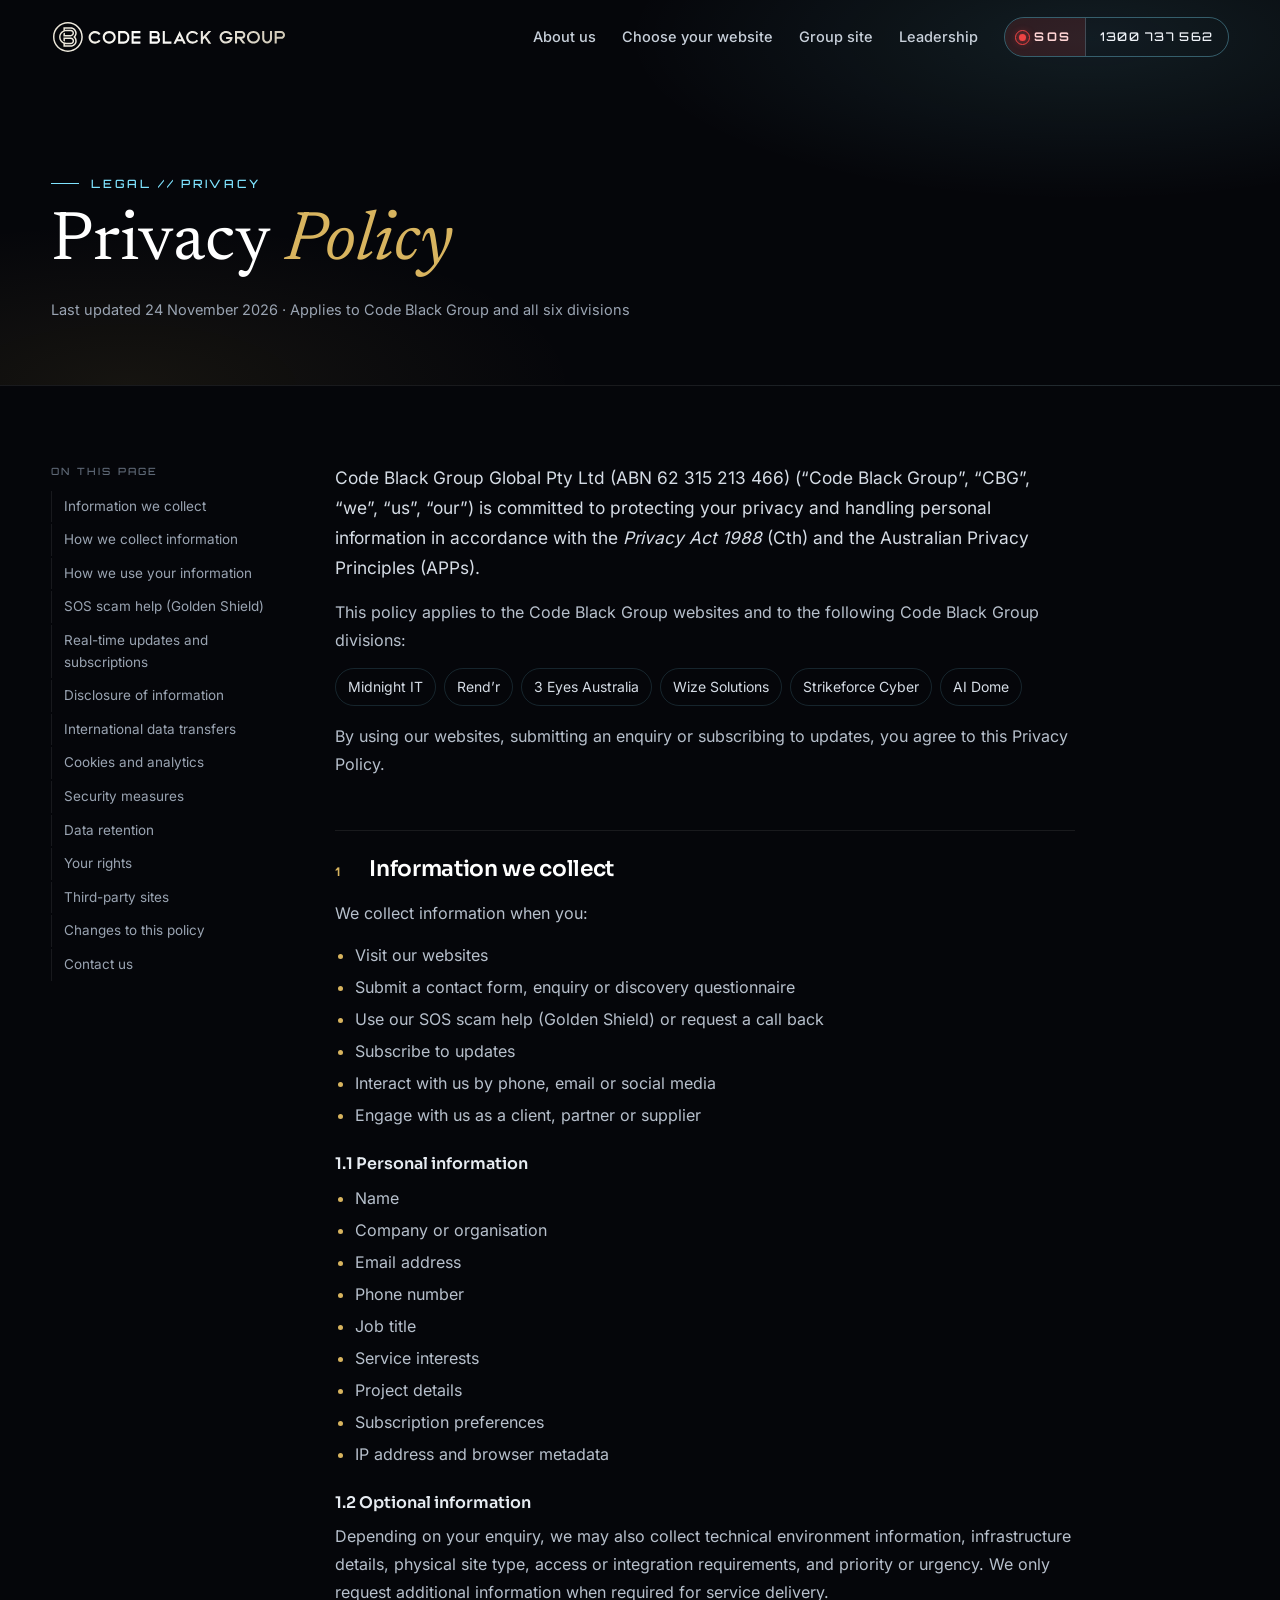
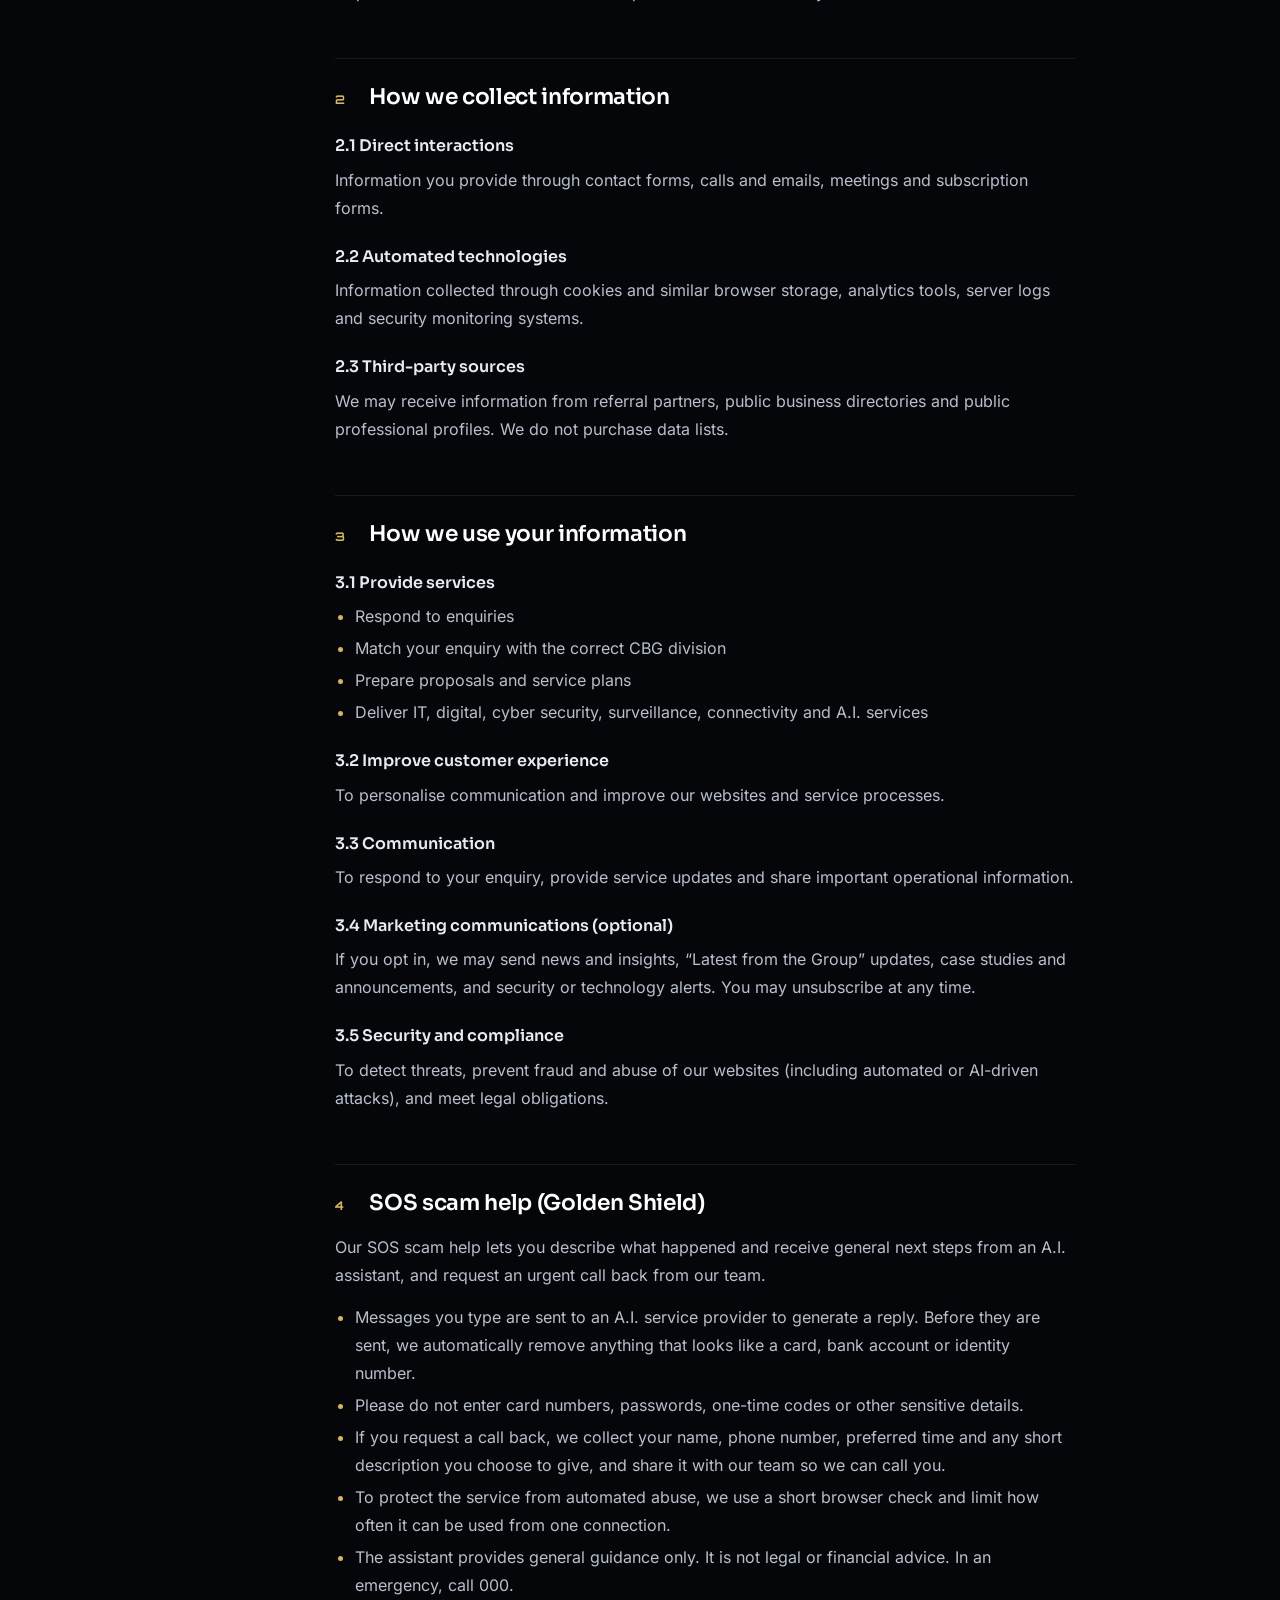
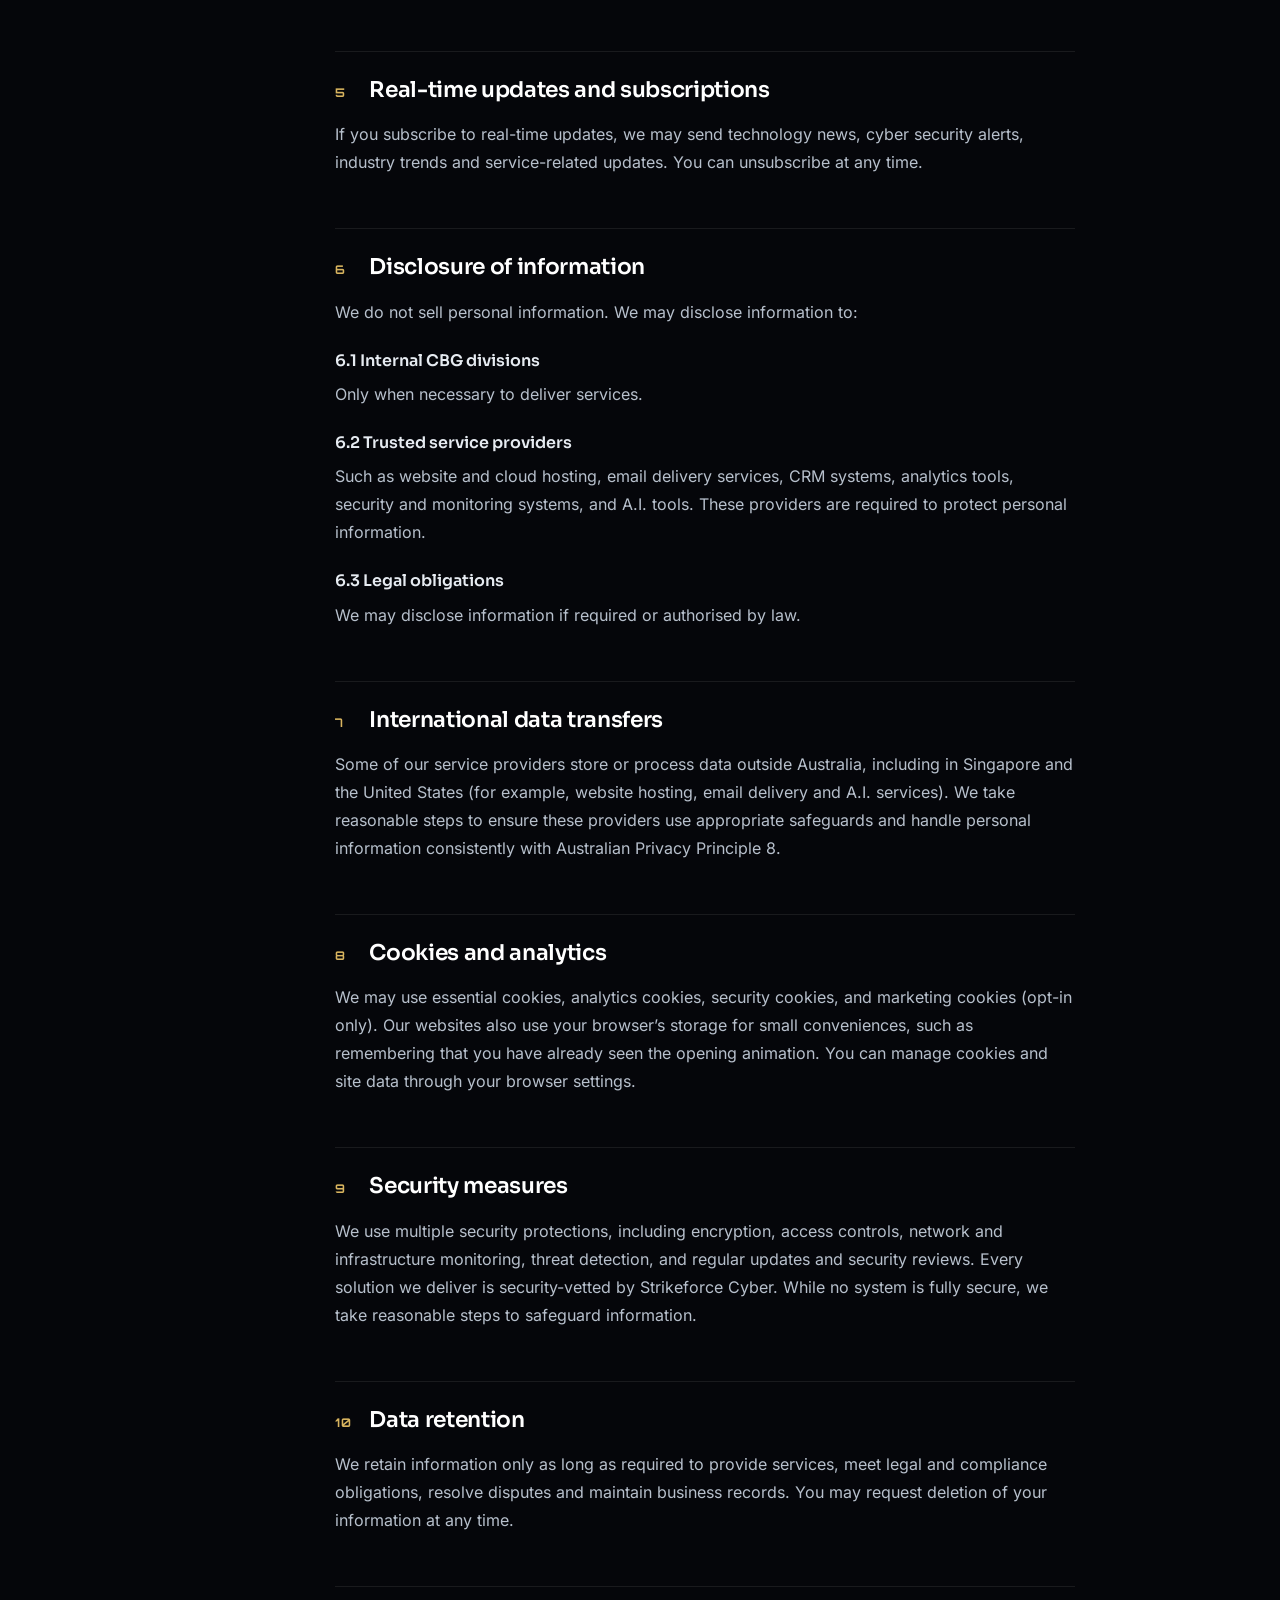
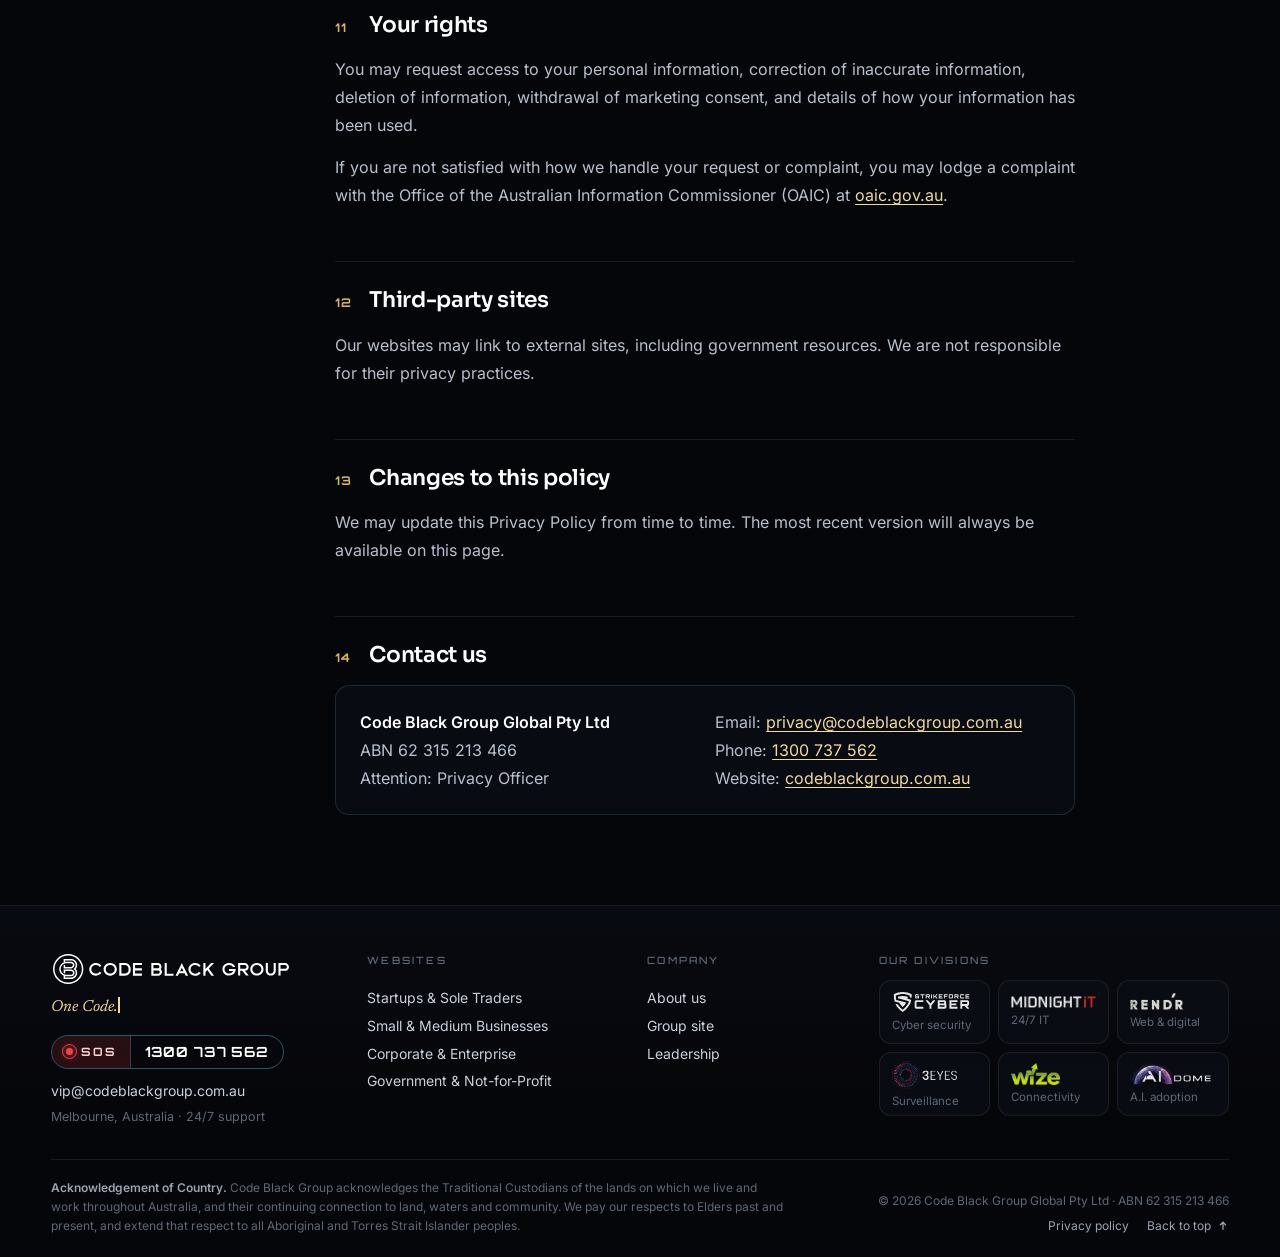
<file: privacy/index.html>
<!doctype html>
<html lang="en-AU">
<head>
<meta charset="utf-8">
<meta name="viewport" content="width=device-width, initial-scale=1">
<!-- security:start -->
<meta http-equiv="Content-Security-Policy" content="default-src 'self'; script-src 'self'; style-src 'self' 'unsafe-inline'; font-src 'self' data:; img-src 'self' data: https://codeblackgroup.com.au; media-src 'self'; connect-src 'self' https://golden-shield.onrender.com; worker-src 'self' blob:; frame-src 'none'; object-src 'none'; base-uri 'self'; form-action 'self'; upgrade-insecure-requests">
<meta name="referrer" content="strict-origin-when-cross-origin">
<script src="../assets/guard.js"></script>
<!-- security:end -->
<title>Privacy Policy | Code Black Group</title>
<meta name="description" content="How Code Black Group and its divisions collect, use, store and protect personal information under the Privacy Act 1988 (Cth) and the Australian Privacy Principles.">
<meta name="robots" content="noindex">
<meta name="theme-color" content="#05060A">
<link rel="icon" href="../logos/cbg-mark-white.svg" type="image/svg+xml">
<link rel="preload" as="font" type="font/woff2" href="../assets/fonts/newsreader-latin-400-italic.woff2" crossorigin>
<style>
@font-face{font-family:Orbitron;src:url(../fonts/orbitron-500.woff2) format("woff2");font-weight:500;font-display:swap}
@font-face{font-family:Orbitron;src:url(../fonts/orbitron-700.woff2) format("woff2");font-weight:700;font-display:swap}
@font-face{font-family:Orbitron;src:url(../fonts/orbitron-900.woff2) format("woff2");font-weight:900;font-display:swap}
@font-face{font-family:Newsreader;src:url(../assets/fonts/newsreader-latin-400-italic.woff2) format("woff2");font-style:italic;font-weight:400;font-display:swap}
@font-face{font-family:Newsreader;src:url(../assets/fonts/newsreader-latin-400-normal.woff2) format("woff2");font-weight:400;font-display:swap}
@font-face{font-family:Sora;src:url(../assets/fonts/sora-latin-600-normal.woff2) format("woff2");font-weight:600;font-display:swap}
@font-face{font-family:Inter;src:url(../assets/fonts/inter-latin-400-normal.woff2) format("woff2");font-weight:400;font-display:swap}
@font-face{font-family:Inter;src:url(../assets/fonts/inter-latin-500-normal.woff2) format("woff2");font-weight:500;font-display:swap}
@font-face{font-family:Inter;src:url(../assets/fonts/inter-latin-600-normal.woff2) format("woff2");font-weight:600;font-display:swap}

:root{
  --void:#05060A;--deep:#0A0D14;--panel:rgba(14,18,28,.55);
  --ink:#EEF2F7;--muted:#9AA4B2;--dim:#5E6876;
  --gold:#D8B45F;--gold-hi:#F1D99A;--syn:#7FE3FF;--violet:#A78BFA;
  --line:rgba(127,227,255,.14);--line2:rgba(255,255,255,.08);
  --hud:Orbitron,"Inter",system-ui,sans-serif;--serif:Newsreader,Georgia,serif;--sans:Inter,system-ui,-apple-system,"Segoe UI",sans-serif;
  --gut:clamp(16px,4vw,56px);--max:1280px;
}
*{box-sizing:border-box}
html{scroll-behavior:smooth;-webkit-text-size-adjust:100%}
html,body{overflow-x:clip}
body{margin:0;background:var(--void);color:var(--ink);font:400 16px/1.6 var(--sans);-webkit-font-smoothing:antialiased}
a{color:inherit}
img,svg,canvas{display:block}
.wrap{width:100%;max-width:var(--max);margin:0 auto;padding:0 var(--gut)}
.skip{position:absolute;left:-9999px}.skip:focus{left:16px;top:16px;z-index:100;background:#fff;color:#000;padding:10px 14px;border-radius:8px}
.hudt{font-family:var(--hud);font-weight:500;font-size:11.5px;letter-spacing:.24em;text-transform:uppercase}
:focus-visible{outline:2px solid var(--syn);outline-offset:3px}

/* ---------- header ---------- */
header.top{position:fixed;inset:0 0 auto 0;z-index:40;transition:background .4s ease,border-color .4s ease;border-bottom:1px solid transparent}
header.top.solid{background:rgba(5,6,10,.78);backdrop-filter:blur(14px);-webkit-backdrop-filter:blur(14px);border-color:var(--line2)}
header.top .wrap{display:flex;align-items:center;justify-content:space-between;gap:20px;height:74px}
.logo{display:block;width:176px;height:26px;background:linear-gradient(100deg,#E9E3D3,#fff 40%,#CFC7B4);-webkit-mask:url("../logos/cbg-header-lockup-white.svg") left center/contain no-repeat;mask:url("../logos/cbg-header-lockup-white.svg") left center/contain no-repeat}
header nav{display:flex;align-items:center;gap:26px;font-size:14.5px;font-weight:500}
header nav a{text-decoration:none;color:#C8D0DA}
header nav a:hover{color:#fff}
header nav .call{color:var(--ink);border:1px solid rgba(127,227,255,.35);padding:9px 14px;border-radius:999px;font-family:var(--hud);font-size:12px;letter-spacing:.12em;white-space:nowrap}
@media (max-width:360px){header nav .call{padding:8px 11px;font-size:11px;letter-spacing:.06em}}
header nav .call:hover{border-color:var(--syn);box-shadow:0 0 18px rgba(127,227,255,.25)}
@media (max-width:760px){header nav>a{display:none}.logo{width:150px}}

/* ---------- hero ---------- */
.hero{position:relative;min-height:100vh;min-height:100svh;display:flex;align-items:center;overflow:hidden;isolation:isolate;padding:110px 0 120px}
#field{position:absolute;inset:0;width:100%;height:100%;z-index:-2}
#paths{scroll-margin-top:84px}
.cue-l{position:absolute;left:50%;bottom:28px;transform:translateX(-50%);display:block;width:40px;height:52px}
.cue-l .cue{position:static;margin:0 auto;transform:none;height:44px;width:2px}
.hero .lead b{color:#E9EEF5;font-weight:600}

.ai-v{position:absolute;z-index:3;width:0;display:flex;flex-direction:column;align-items:center;pointer-events:none}
.ai-btn{pointer-events:auto;display:inline-flex;align-items:center;gap:10px;height:42px;padding:0 16px 0 6px;border-radius:999px;border:1px solid rgba(127,227,255,.45);background:rgba(5,8,14,.62);backdrop-filter:blur(8px);-webkit-backdrop-filter:blur(8px);color:#E8F7FF;font-family:var(--hud);font-size:11.5px;letter-spacing:.16em;text-transform:uppercase;cursor:pointer;white-space:nowrap;box-shadow:0 0 0 0 rgba(127,227,255,.35);animation:aiping 2.8s ease-out infinite}
.ai-btn:hover{border-color:rgba(127,227,255,.85)}
.ai-btn .eq{width:30px;height:30px;border-radius:50%;display:flex;align-items:center;justify-content:center;gap:2px;background:linear-gradient(135deg,#7FE3FF,#A78BFA)}
.ai-btn .eq i{display:block;width:3px;height:8px;border-radius:2px;background:#05060A;animation:eqb 1s ease-in-out infinite}
.ai-btn .eq i:nth-child(2){animation-delay:-.3s}.ai-btn .eq i:nth-child(3){animation-delay:-.6s}.ai-btn .eq i:nth-child(4){animation-delay:-.15s}
.ai-v.on .ai-btn{animation:none;border-color:rgba(241,217,154,.7)}
.ai-v.on .ai-btn .eq{background:linear-gradient(135deg,#F1D99A,#D8B45F)}
@keyframes eqb{0%,100%{height:5px}50%{height:15px}}
@keyframes aiping{0%{box-shadow:0 0 0 0 rgba(127,227,255,.35)}70%{box-shadow:0 0 0 14px rgba(127,227,255,0)}100%{box-shadow:0 0 0 0 rgba(127,227,255,0)}}
.ai-cap{position:fixed;left:50%;bottom:calc(22px + env(safe-area-inset-bottom,0px));z-index:60;transform:translate(-50%,8px);width:min(600px,calc(100vw - 32px));pointer-events:none;padding:12px 18px 14px;border-radius:14px;border:1px solid rgba(127,227,255,.25);background:rgba(5,8,14,.72);backdrop-filter:blur(10px);-webkit-backdrop-filter:blur(10px);text-align:left;opacity:0;transform:translateY(6px);transition:opacity .4s,transform .4s}
.ai-v.on .ai-cap{opacity:1;transform:translate(-50%,0)}
.ai-cap .lbl{display:flex;align-items:center;gap:8px;font-family:var(--hud);font-size:10px;letter-spacing:.22em;color:#7FE3FF;margin-bottom:6px}
.ai-cap .lbl i{width:6px;height:6px;border-radius:50%;background:#7FE3FF;box-shadow:0 0 10px #7FE3FF;animation:recdot 1.2s ease-in-out infinite}
.ai-cap p{margin:0;font-size:15.5px;line-height:1.5;color:#E9EEF5;min-height:3em}
.ai-cap p .cur{display:inline-block;width:7px;height:1em;margin-left:2px;vertical-align:-2px;background:#7FE3FF;animation:blink .9s steps(2) infinite}
@keyframes blink{50%{opacity:0}}
@media (max-width:860px){.ai-btn{height:38px;font-size:10.5px}.ai-cap p{font-size:14.5px}}
@media (prefers-reduced-motion:reduce){.ai-btn,.ai-btn .eq i{animation:none}}

.hero::before{content:"";position:absolute;inset:0;z-index:-1;pointer-events:none;
  background:radial-gradient(60% 70% at 15% 50%,rgba(5,6,10,.85),transparent 70%),linear-gradient(180deg,rgba(5,6,10,.3),transparent 25%,transparent 70%,var(--void))}
.hero::after{content:"";position:absolute;inset:0;z-index:-1;pointer-events:none;opacity:.5;
  background:repeating-linear-gradient(0deg,rgba(255,255,255,.025) 0 1px,transparent 1px 3px)}
.scan{position:absolute;left:0;right:0;height:160px;top:-160px;z-index:-1;pointer-events:none;background:linear-gradient(180deg,transparent,rgba(127,227,255,.07) 70%,rgba(127,227,255,.22) 99%,transparent);animation:scan 7s cubic-bezier(.4,0,.6,1) infinite}
@keyframes scan{0%{top:-160px}70%,100%{top:100%}}
.frame{position:absolute;inset:92px var(--gut) 34px;pointer-events:none;z-index:0}
.frame i{position:absolute;width:26px;height:26px;border:1px solid rgba(127,227,255,.5)}
.frame i:nth-child(1){left:0;top:0;border-right:0;border-bottom:0}.frame i:nth-child(2){right:0;top:0;border-left:0;border-bottom:0}
.frame i:nth-child(3){left:0;bottom:0;border-right:0;border-top:0}.frame i:nth-child(4){right:0;bottom:0;border-left:0;border-top:0}
.frame .coord{position:absolute;left:38px;top:-4px;color:var(--dim)}
.frame .coord2{position:absolute;right:38px;top:-4px;color:var(--dim)}
.h-in{position:relative;z-index:1;max-width:760px}
.kick{display:inline-flex;align-items:center;gap:12px;color:var(--syn);margin-bottom:26px}
.kick b{width:8px;height:8px;border-radius:50%;background:var(--syn);box-shadow:0 0 12px var(--syn);animation:blink 1.6s steps(2) infinite}
@keyframes blink{50%{opacity:.25}}
h1{margin:0;font-weight:400}
h1 .l1{display:block;font-family:var(--hud);font-weight:700;font-size:clamp(28px,4.6vw,64px);line-height:1.08;letter-spacing:.02em;text-transform:uppercase;
  background:linear-gradient(100deg,#fff 0%,#DDEBF7 40%,var(--syn) 100%);-webkit-background-clip:text;background-clip:text;color:transparent;text-shadow:0 0 40px rgba(127,227,255,.15)}
h1 .l2{display:block;margin-top:14px;font-family:var(--serif);font-style:italic;font-size:clamp(34px,5.4vw,76px);line-height:1.05;letter-spacing:-.01em;
  background:linear-gradient(100deg,var(--gold-hi),var(--gold) 55%,#B9893A);-webkit-background-clip:text;background-clip:text;color:transparent;padding-right:.08em}
.lead{margin:26px 0 0;max-width:56ch;color:#C2CAD5;font-size:clamp(16px,1.35vw,19px);line-height:1.65}
.acts{display:flex;flex-wrap:wrap;align-items:center;gap:14px 18px;margin-top:34px}
.btn{position:relative;display:inline-flex;align-items:center;gap:10px;height:52px;padding:0 24px;border-radius:999px;text-decoration:none;font-weight:600;font-size:15px;border:1px solid rgba(255,255,255,.2);color:var(--ink);transition:transform .3s ease,box-shadow .3s ease,border-color .3s ease}
.btn:hover{transform:translateY(-2px);border-color:rgba(127,227,255,.6);box-shadow:0 10px 40px -10px rgba(127,227,255,.35)}
.btn.gold{background:linear-gradient(100deg,var(--gold-hi),var(--gold));color:#141008;border-color:transparent}
.btn.gold:hover{box-shadow:0 14px 44px -12px rgba(216,180,95,.65)}
.readout{position:absolute;left:0;right:0;bottom:36px;z-index:1}
.readout .wrap{display:grid;grid-template-columns:repeat(4,minmax(0,1fr));gap:0}
.ro{padding:14px 18px 2px;border-left:1px solid var(--line)}
.ro b{display:block;font-family:var(--hud);font-weight:700;font-size:20px;letter-spacing:.06em;color:var(--ink)}
.ro span{display:block;margin-top:4px;color:var(--muted);font-size:12.5px;line-height:1.4}
.ro b em{font-style:normal;color:var(--syn)}
.cue{position:absolute;left:50%;bottom:-2px;transform:translateX(-50%);width:1px;height:28px;background:linear-gradient(var(--syn),transparent);animation:cue 2s ease-in-out infinite}
@keyframes cue{0%,100%{opacity:.2;transform:translate(-50%,-6px)}50%{opacity:1;transform:translate(-50%,0)}}
@media (max-width:860px){
  .hero{align-items:stretch;flex-direction:column;padding-top:330px;padding-bottom:110px}
  .readout{position:relative;left:auto;right:auto;bottom:auto;margin-top:48px;width:100%}
  .hero::before{background:linear-gradient(180deg,transparent 0,transparent 290px,rgba(5,6,10,.55) 340px,rgba(5,6,10,.65) 60%,var(--void))}
  .readout .wrap{grid-template-columns:repeat(2,minmax(0,1fr));row-gap:10px}
  .ro b{font-size:17px}.ro{padding:10px 12px 0}
  .frame{display:none}
}

/* ---------- sections ---------- */
.sec{position:relative;padding:clamp(64px,7.5vw,108px) 0}
.sec-h{display:grid;grid-template-columns:minmax(0,1fr) minmax(0,.9fr);gap:28px 64px;align-items:end;margin-bottom:48px}
.sec-h .hudt{display:inline-flex;gap:12px;align-items:center;color:var(--syn)}
.sec-h .hudt::before{content:"";width:28px;height:1px;background:var(--syn)}
h2{margin:18px 0 0;font-family:var(--serif);font-weight:400;font-size:clamp(34px,4.4vw,60px);line-height:1.06;letter-spacing:-.015em}
h2 em{font-style:italic;color:var(--gold)}
.sec-h p{margin:0;color:var(--muted);font-size:17px;max-width:52ch}
@media (max-width:860px){.sec-h{grid-template-columns:1fr}}

/* ---------- paths ---------- */
@keyframes up{to{opacity:1;translate:0 0}}
@keyframes rec{0%,100%{opacity:1}50%{opacity:.35}}
@keyframes recdot{0%,100%{opacity:1;box-shadow:0 0 12px rgba(255,59,48,.95)}50%{opacity:.15;box-shadow:0 0 0 rgba(255,59,48,0)}}
.paths{display:grid;grid-template-columns:repeat(4,minmax(0,1fr));gap:16px}
.door{--tint:216,180,95;position:relative;display:block;aspect-ratio:3/4;border-radius:20px;overflow:hidden;isolation:isolate;text-decoration:none;color:#fff;border:1px solid rgba(255,255,255,.08);box-shadow:0 24px 60px -34px rgba(0,0,0,.9);transition:transform .5s cubic-bezier(.2,.8,.2,1),border-color .4s ease,box-shadow .5s ease;opacity:0;translate:0 24px;animation:up .9s cubic-bezier(.2,.8,.2,1) forwards}
.door:nth-child(2){animation-delay:.08s}.door:nth-child(3){animation-delay:.16s}.door:nth-child(4){animation-delay:.24s}
.door.t-start{--tint:238,150,140}.door.t-smb{--tint:120,210,240}.door.t-corp{--tint:222,186,104}.door.t-gov{--tint:110,207,190}
.door img{position:absolute;inset:0;width:100%;height:100%;object-fit:cover;object-position:50% 22%;z-index:-2;filter:saturate(.85) brightness(.88);transition:transform 1.2s cubic-bezier(.2,.8,.2,1),filter .6s ease}
.door::before{content:"";position:absolute;inset:0;z-index:-1;background:linear-gradient(180deg,rgba(5,6,10,.15) 0,rgba(5,6,10,0) 22%,rgba(5,6,10,.5) 52%,rgba(5,6,10,.94) 100%)}
.door::after{content:"";position:absolute;left:0;right:0;top:0;height:3px;background:rgb(var(--tint));transform:scaleX(.2);transform-origin:left;transition:transform .6s cubic-bezier(.2,.8,.2,1)}
.door .num{position:absolute;left:20px;top:20px;font-size:12px;letter-spacing:.22em;color:rgb(var(--tint));text-shadow:0 1px 8px rgba(0,0,0,.6)}
.door .live{position:absolute;right:14px;top:14px;display:flex;align-items:center;gap:7px;padding:6px 10px;border-radius:999px;background:rgba(5,6,10,.55);border:1px solid rgba(52,211,153,.35);backdrop-filter:blur(6px);-webkit-backdrop-filter:blur(6px);font-size:10px;letter-spacing:.18em;color:#A7F3D0;animation:rec 2.4s ease-in-out infinite}
.door .live::before{content:"";width:7px;height:7px;border-radius:50%;background:#34D399;box-shadow:0 0 10px rgba(52,211,153,.9);animation:livedot 2.4s ease-in-out infinite}
@keyframes livedot{0%,100%{opacity:1;box-shadow:0 0 12px rgba(52,211,153,.95)}50%{opacity:.25;box-shadow:0 0 0 rgba(52,211,153,0)}}
.door:nth-child(2) .live,.door:nth-child(2) .live::before{animation-delay:-.6s}
.door:nth-child(3) .live,.door:nth-child(3) .live::before{animation-delay:-1.2s}
.door:nth-child(4) .live,.door:nth-child(4) .live::before{animation-delay:-1.8s}
.door .tx{position:absolute;left:0;right:0;bottom:0;padding:22px}
.door h3{margin:0 0 8px;font-family:Sora,var(--sans);font-weight:600;font-size:23px;line-height:1.18;letter-spacing:-.015em;color:#fff}
.door p{margin:0 0 18px;color:#CCD5DF;font-size:14.5px;line-height:1.5}
.door .cta{display:inline-flex;align-items:center;gap:10px;height:42px;padding:0 16px 0 18px;border-radius:999px;background:rgba(255,255,255,.1);border:1px solid rgba(255,255,255,.24);backdrop-filter:blur(8px);-webkit-backdrop-filter:blur(8px);font:600 14px var(--sans);color:#fff;transition:background .35s ease,color .35s ease,border-color .35s ease}
.door .cta svg{transition:transform .35s ease}
.door:hover,.door:focus-visible{border-color:rgba(var(--tint),.65);box-shadow:0 34px 80px -34px rgba(var(--tint),.55)}
.door:hover::after,.door:focus-visible::after{transform:scaleX(1)}
.door:hover img,.door:focus-visible img{transform:scale(1.06);filter:saturate(1) brightness(.98)}
.door:hover .cta,.door:focus-visible .cta{background:rgb(var(--tint));border-color:rgb(var(--tint));color:#0A0B0F}
.door:hover .cta svg,.door:focus-visible .cta svg{transform:translateX(3px)}
.door:focus-visible{outline:2px solid rgb(var(--tint));outline-offset:3px}
@media (max-width:1100px){.paths{grid-template-columns:repeat(2,minmax(0,1fr))}.door{aspect-ratio:4/3.6}}
@media (max-width:600px){.paths{grid-template-columns:1fr;gap:14px}.door{aspect-ratio:4/3.3}.door h3{font-size:21px}.door p{margin-bottom:14px;font-size:14px}.door .tx{padding:18px}.door .cta{height:38px;font-size:13.5px}}


/* ---------- evolution timeline ---------- */
.evo{position:relative;display:grid;grid-template-columns:repeat(6,minmax(0,1fr));gap:0;margin-top:8px}
.evo::before{content:"";position:absolute;left:0;right:0;top:27px;height:1px;background:linear-gradient(90deg,rgba(216,180,95,.6),rgba(127,227,255,.6) 70%,rgba(167,139,250,.9))}
.evo::after{content:"";position:absolute;left:0;top:26px;width:90px;height:3px;border-radius:3px;background:linear-gradient(90deg,transparent,var(--syn));filter:drop-shadow(0 0 8px var(--syn));animation:travel 6s linear infinite}
@keyframes travel{from{left:0}to{left:calc(100% - 90px)}}
.ev{position:relative;padding:0 18px 0 0}
.ev .dot{position:relative;z-index:1;width:56px;height:56px;border-radius:50%;display:grid;place-items:center;background:var(--void);border:1px solid rgba(216,180,95,.55);font-family:var(--hud);font-size:11px;font-weight:700;letter-spacing:.06em;color:var(--gold-hi)}
.ev.now .dot{border-color:var(--syn);color:var(--syn);box-shadow:0 0 24px rgba(127,227,255,.35)}
.ev.next .dot{border:1px dashed var(--violet);color:#CDBEFF;box-shadow:0 0 30px rgba(167,139,250,.35);animation:breathe2 3s ease-in-out infinite}
@keyframes breathe2{50%{box-shadow:0 0 44px rgba(167,139,250,.6)}}
.ev .when{display:block;margin:18px 0 6px;color:var(--muted)}
.ev.now .when{color:var(--syn)}.ev.next .when{color:#CDBEFF}
.ev h3{margin:0 0 8px;font-family:var(--serif);font-weight:400;font-size:22px;line-height:1.2}
.ev p{margin:0;color:#AEB7C3;font-size:14.5px;line-height:1.55}
.ev .who{display:block;margin-top:10px;color:var(--gold);font-size:13px}
.ev.now .who{color:var(--syn)}.ev.next .who{color:#CDBEFF}
@media (max-width:1000px){
  .evo{grid-template-columns:1fr;gap:0}
  .evo::before{left:27px;right:auto;top:0;bottom:0;width:1px;height:auto;background:linear-gradient(180deg,rgba(216,180,95,.6),rgba(127,227,255,.6) 70%,rgba(167,139,250,.9))}
  .evo::after{display:none}
  .ev{display:grid;grid-template-columns:56px 1fr;column-gap:18px;padding:0 0 26px}
  .ev .dot{grid-row:1/5}.ev .when{margin-top:4px}
}

/* ---------- constellation ---------- */
.cst{display:grid;grid-template-columns:minmax(0,.85fr) minmax(0,1.15fr);gap:clamp(32px,5vw,80px);align-items:center}
.cst-copy p{color:#B7C0CC;font-size:17px;max-width:46ch}
.rings{list-style:none;margin:28px 0 0;padding:0;display:grid;gap:14px}
.rings li{display:grid;grid-template-columns:44px 1fr;gap:14px;align-items:start;padding:16px 0;border-top:1px solid var(--line2)}
.rings .ic{width:44px;height:44px;border-radius:50%;display:grid;place-items:center;border:1px solid rgba(216,180,95,.45)}
.rings .ic.s{border-color:rgba(127,227,255,.55)}
.rings b{display:block;font-size:16px}
.rings span{display:block;color:var(--muted);font-size:14.5px;margin-top:2px}
.orb{position:relative;width:100%;max-width:640px;aspect-ratio:1;margin:0 auto}
.orb svg.lines{position:absolute;inset:0;width:100%;height:100%;overflow:visible}
.orb .ring-o{fill:none;stroke:rgba(216,180,95,.35);stroke-width:1}
.orb .ring-s{fill:none;stroke:rgba(127,227,255,.55);stroke-width:1.2;stroke-dasharray:3 7;transform-origin:50% 50%;animation:spin 40s linear infinite}
.orb .ring-s2{fill:none;stroke:rgba(127,227,255,.18);stroke-width:10}
.orb .ln{stroke:rgba(127,227,255,.22);stroke-width:1}
.orb .pulse{stroke:var(--syn);stroke-width:2;stroke-linecap:round;stroke-dasharray:6 400;animation:flow 3.2s linear infinite}
@keyframes flow{from{stroke-dashoffset:406}to{stroke-dashoffset:0}}
@keyframes spin{to{transform:rotate(360deg)}}
.orb .ring-lbl{font-family:var(--hud);font-size:9.5px;letter-spacing:3px;fill:rgba(127,227,255,.8)}
.orb .ring-lbl2{font-family:var(--hud);font-size:9.5px;letter-spacing:3px;fill:rgba(216,180,95,.75)}
.core{position:absolute;left:50%;top:50%;width:26%;aspect-ratio:1;transform:translate(-50%,-50%);border-radius:50%;display:grid;place-items:center;
  background:radial-gradient(circle at 50% 40%,rgba(127,227,255,.22),rgba(10,13,20,.95) 62%);box-shadow:0 0 0 1px rgba(127,227,255,.35),0 0 60px rgba(127,227,255,.25),inset 0 0 40px rgba(127,227,255,.15)}
.core::after{content:"";position:absolute;inset:-14%;border-radius:50%;border:1px solid rgba(127,227,255,.25);animation:breathe 3.6s ease-in-out infinite}
@keyframes breathe{0%,100%{transform:scale(.92);opacity:.2}50%{transform:scale(1.05);opacity:.8}}
.core img{width:46%;height:auto;filter:drop-shadow(0 0 12px rgba(255,255,255,.35))}
.node{position:absolute;transform:translate(-50%,-50%);display:flex;flex-direction:column;align-items:center;gap:8px;text-decoration:none;color:var(--ink);width:150px}
.node .chip{display:grid;place-items:center;height:56px;min-width:56px;padding:0 16px;border-radius:999px;background:rgba(10,13,20,.88);border:1px solid rgba(216,180,95,.35);box-shadow:0 10px 30px -10px rgba(0,0,0,.8);transition:border-color .3s ease,box-shadow .3s ease,transform .3s ease}
.node.sf .chip{border-color:rgba(127,227,255,.6)}
.node:hover .chip,.node:focus-visible .chip{border-color:var(--syn);box-shadow:0 0 30px rgba(127,227,255,.35);transform:translateY(-2px)}
.node img{height:24px;width:auto;max-width:118px;object-fit:contain}
.node img.tall{height:30px}
.node small{font-size:12px;color:var(--muted);text-align:center;line-height:1.3}
@media (max-width:980px){.cst{grid-template-columns:1fr}.orb{max-width:560px}}
@media (max-width:560px){.orb{max-width:min(320px,82vw)}.node{width:96px}.node .chip{height:42px;padding:0 10px}.node img{height:17px;max-width:82px}.node img.tall{height:22px}.node small{display:none}.orb .ring-lbl,.orb .ring-lbl2{font-size:12px}}

/* ---------- intelligence band ---------- */
.band{display:grid;grid-template-columns:repeat(3,minmax(0,1fr));gap:18px}
.card{position:relative;padding:30px 26px 26px;border-radius:18px;background:var(--panel);border:1px solid var(--line);overflow:hidden}
.card::before{content:"";position:absolute;left:0;top:0;width:100%;height:1px;background:linear-gradient(90deg,transparent,var(--syn),transparent);opacity:.6}
.card .n{color:var(--syn)}
.card h3{margin:14px 0 10px;font-family:var(--serif);font-weight:400;font-size:26px;line-height:1.15}
.card p{margin:0;color:#AEB7C3;font-size:15px}
.card .by{display:block;margin-top:16px;color:var(--gold);font-size:13.5px}
@media (max-width:900px){.band{grid-template-columns:1fr}}

/* ---------- help + footer ---------- */
.help{display:flex;flex-wrap:wrap;align-items:center;justify-content:space-between;gap:20px 32px;padding:30px 34px;border-radius:20px;border:1px solid rgba(216,180,95,.3);background:linear-gradient(100deg,rgba(216,180,95,.08),rgba(127,227,255,.05))}
.help p{margin:0;font-family:var(--serif);font-size:clamp(22px,2.4vw,30px);line-height:1.25}
.help p i{color:var(--gold)}
.help .acts{margin:0}
footer{padding:64px 0 40px;border-top:1px solid var(--line2);margin-top:clamp(40px,5vw,72px)}
.f-top{display:grid;grid-template-columns:minmax(0,1fr) minmax(0,1.6fr);gap:40px;align-items:start}
.f-logo{width:250px;height:auto}
.f-top em{display:block;margin-top:16px;font-family:var(--serif);font-size:20px;color:var(--gold)}
.f-top .hudt{color:var(--dim);display:block;margin-bottom:16px}
.divs{display:grid;grid-template-columns:repeat(3,minmax(0,1fr));gap:10px}
.divs a{display:flex;flex-direction:column;align-items:center;justify-content:flex-start;gap:12px;min-height:118px;padding:18px 14px 16px;text-align:center;text-decoration:none;border-radius:14px;border:1px solid var(--line2);background:rgba(255,255,255,.02);transition:border-color .3s ease,background .3s ease}
.divs a:hover{border-color:rgba(127,227,255,.45);background:rgba(127,227,255,.04)}
.divs img{max-height:26px;max-width:70%;width:auto;opacity:.92;transition:opacity .3s}
.divs img.tall{max-height:34px}
.divs a:hover img{opacity:1}
.divs .lg{height:40px;display:flex;align-items:center;justify-content:center;width:100%}
.divs a span{font-size:13px;line-height:1.45;color:#AEB7C3}
.divs a:hover span{color:#E8EEF5}
.divs img.mit{max-height:20px}.divs img.eyes{max-height:40px}
.node img.eyes{height:36px}
.f-bot{display:flex;flex-wrap:wrap;justify-content:space-between;gap:12px;margin-top:44px;color:var(--dim);font-size:13px}
.f-bot a{color:var(--muted);text-decoration:none}
@media (max-width:800px){.f-top{grid-template-columns:1fr}.divs{grid-template-columns:repeat(2,minmax(0,1fr))}}

/* ---------- opening logo reveal (once per visit) ---------- */
#intro{position:fixed;inset:0;z-index:300;background:#000;display:flex;align-items:center;justify-content:center;flex-direction:column;gap:20px;cursor:pointer;transition:opacity .7s ease}
#intro[hidden]{display:none}
#intro.out{opacity:0;pointer-events:none}
#intro video{position:absolute;inset:0;width:100%;height:100%;object-fit:cover;background:#000}
@media (orientation:portrait){#intro video{object-fit:contain}}
#intro .fb{display:none;flex-direction:column;align-items:center;gap:18px;text-align:center}
#intro.fallback video{display:none}
#intro.fallback .fb{display:flex;animation:fbIn 1.4s cubic-bezier(.2,.8,.2,1) both}
#intro .fb img{width:130px;height:130px;filter:drop-shadow(0 0 24px rgba(255,255,255,.25))}
#intro .fb b{font-family:var(--hud);font-weight:500;font-size:clamp(20px,3vw,30px);letter-spacing:.18em;color:#fff}
#intro .fb em{font-family:var(--serif);font-size:18px;color:var(--gold)}
@keyframes fbIn{from{opacity:0;transform:scale(.94);filter:blur(6px)}to{opacity:1;transform:none;filter:none}}
#intro .skip{position:absolute;z-index:2;left:auto;top:auto;right:max(20px,env(safe-area-inset-right,0px));bottom:calc(20px + env(safe-area-inset-bottom,0px));background:rgba(0,0,0,.4);border:1px solid rgba(216,180,95,.45);color:#C8D0DA;font-family:var(--hud);font-size:11px;letter-spacing:.14em;padding:9px 14px;border-radius:999px;cursor:pointer}
#intro .skip:hover{color:#fff;border-color:var(--gold)}

/* reveal */
.rv{opacity:0;transform:translateY(22px);transition:opacity .9s cubic-bezier(.2,.8,.2,1),transform .9s cubic-bezier(.2,.8,.2,1)}
.rv.in{opacity:1;transform:none}
@media (prefers-reduced-motion:reduce){*,*::before,*::after{animation:none!important;transition:none!important}.rv,.door{opacity:1;transform:none;translate:none}}
</style>
<link rel="stylesheet" href="../assets/scam-help.css?v=6">
<link rel="stylesheet" href="../assets/home.css?v=44">
<link rel="stylesheet" href="../assets/legal.css?v=1">
</head>
<body class="about">
<header class="top" id="top">
  <div class="wrap">
    <a class="logo" href="../business/" aria-label="Code Black Group, group site"></a>
    <nav aria-label="Main">
      <a href=".././">About us</a>
      <a href="../#paths">Choose your website</a>
      <a href="../business/">Group site</a>
      <a href="../corporate/#leadership">Leadership</a>
      <span class="hotline"><a class="sos" href="#scam-help" data-scam-help aria-label="SOS: been scammed? Get help now with Golden Shield" title="Been scammed? Get help now"><i aria-hidden="true"></i>SOS</a><a class="call" href="tel:1300737562" aria-label="Call 1300 737 562"><svg class="ph" width="16" height="16" viewBox="0 0 24 24" aria-hidden="true"><path d="M6.6 3.5h3l1.5 4-2 1.3a11 11 0 0 0 6.1 6.1l1.3-2 4 1.5v3a2 2 0 0 1-2.2 2A16.5 16.5 0 0 1 4.6 5.7a2 2 0 0 1 2-2.2z" fill="none" stroke="currentColor" stroke-width="1.6" stroke-linejoin="round"/></svg><span class="num">1300 737 562</span></a></span>
      <button class="mnav-btn" type="button" aria-expanded="false" aria-controls="mnav" aria-label="Open menu"><i></i><i></i><i></i></button>
    </nav>
  </div>
  <nav class="mnav" id="mnav" aria-label="Menu" hidden>
    <a href=".././"><span class="hudt">01</span>About us</a>
    <a href="../#paths"><span class="hudt">02</span>Choose your website</a>
    <a href="../business/"><span class="hudt">03</span>Group site</a>
    <a href="../corporate/#leadership"><span class="hudt">04</span>Leadership</a>
    <a class="m-call" href="tel:1300737562"><span class="hudt">Call</span>1300 737 562</a>
    <a class="m-sos" href="#scam-help" data-scam-help><i aria-hidden="true"></i>SOS: been scammed? Get help now</a>
  </nav>
</header>

<main class="lg">
  <section class="lg-hero">
    <div class="wrap">
      <span class="hudt kh">Legal // Privacy</span>
      <h1>Privacy <em>Policy</em></h1>
      <p class="lg-meta">Last updated 24 November 2026 &middot; Applies to Code Black Group and all six divisions</p>
    </div>
  </section>
  <section class="lg-body">
    <div class="wrap lg-grid">
      <nav class="lg-toc" aria-label="On this page"><span class="hudt">On this page</span><a href="#p1">Information we collect</a><a href="#p2">How we collect information</a><a href="#p3">How we use your information</a><a href="#p4">SOS scam help (Golden Shield)</a><a href="#p5">Real-time updates and subscriptions</a><a href="#p6">Disclosure of information</a><a href="#p7">International data transfers</a><a href="#p8">Cookies and analytics</a><a href="#p9">Security measures</a><a href="#p10">Data retention</a><a href="#p11">Your rights</a><a href="#p12">Third-party sites</a><a href="#p13">Changes to this policy</a><a href="#p14">Contact us</a></nav>
      <article class="lg-doc">
<p class="lg-intro">Code Black Group Global Pty Ltd (ABN 62 315 213 466) (&ldquo;Code Black Group&rdquo;, &ldquo;CBG&rdquo;, &ldquo;we&rdquo;, &ldquo;us&rdquo;, &ldquo;our&rdquo;) is committed to protecting your privacy and handling personal information in accordance with the <em>Privacy Act 1988</em> (Cth) and the Australian Privacy Principles (APPs).</p>
<p>This policy applies to the Code Black Group websites and to the following Code Black Group divisions:</p>
<ul class="lg-divs"><li>Midnight IT</li><li>Rend&rsquo;r</li><li>3 Eyes Australia</li><li>Wize Solutions</li><li>Strikeforce Cyber</li><li>AI Dome</li></ul>
<p>By using our websites, submitting an enquiry or subscribing to updates, you agree to this Privacy Policy.</p>

<h2 id="p1"><span>1</span>Information we collect</h2>
<p>We collect information when you:</p>
<ul><li>Visit our websites</li><li>Submit a contact form, enquiry or discovery questionnaire</li><li>Use our SOS scam help (Golden Shield) or request a call back</li><li>Subscribe to updates</li><li>Interact with us by phone, email or social media</li><li>Engage with us as a client, partner or supplier</li></ul>
<h3>1.1 Personal information</h3>
<ul><li>Name</li><li>Company or organisation</li><li>Email address</li><li>Phone number</li><li>Job title</li><li>Service interests</li><li>Project details</li><li>Subscription preferences</li><li>IP address and browser metadata</li></ul>
<h3>1.2 Optional information</h3>
<p>Depending on your enquiry, we may also collect technical environment information, infrastructure details, physical site type, access or integration requirements, and priority or urgency. We only request additional information when required for service delivery.</p>

<h2 id="p2"><span>2</span>How we collect information</h2>
<h3>2.1 Direct interactions</h3>
<p>Information you provide through contact forms, calls and emails, meetings and subscription forms.</p>
<h3>2.2 Automated technologies</h3>
<p>Information collected through cookies and similar browser storage, analytics tools, server logs and security monitoring systems.</p>
<h3>2.3 Third-party sources</h3>
<p>We may receive information from referral partners, public business directories and public professional profiles. We do not purchase data lists.</p>

<h2 id="p3"><span>3</span>How we use your information</h2>
<h3>3.1 Provide services</h3>
<ul><li>Respond to enquiries</li><li>Match your enquiry with the correct CBG division</li><li>Prepare proposals and service plans</li><li>Deliver IT, digital, cyber security, surveillance, connectivity and A.I. services</li></ul>
<h3>3.2 Improve customer experience</h3>
<p>To personalise communication and improve our websites and service processes.</p>
<h3>3.3 Communication</h3>
<p>To respond to your enquiry, provide service updates and share important operational information.</p>
<h3>3.4 Marketing communications (optional)</h3>
<p>If you opt in, we may send news and insights, &ldquo;Latest from the Group&rdquo; updates, case studies and announcements, and security or technology alerts. You may unsubscribe at any time.</p>
<h3>3.5 Security and compliance</h3>
<p>To detect threats, prevent fraud and abuse of our websites (including automated or AI-driven attacks), and meet legal obligations.</p>

<h2 id="p4"><span>4</span>SOS scam help (Golden Shield)</h2>
<p>Our SOS scam help lets you describe what happened and receive general next steps from an A.I. assistant, and request an urgent call back from our team.</p>
<ul><li>Messages you type are sent to an A.I. service provider to generate a reply. Before they are sent, we automatically remove anything that looks like a card, bank account or identity number.</li><li>Please do not enter card numbers, passwords, one-time codes or other sensitive details.</li><li>If you request a call back, we collect your name, phone number, preferred time and any short description you choose to give, and share it with our team so we can call you.</li><li>To protect the service from automated abuse, we use a short browser check and limit how often it can be used from one connection.</li><li>The assistant provides general guidance only. It is not legal or financial advice. In an emergency, call 000.</li></ul>

<h2 id="p5"><span>5</span>Real-time updates and subscriptions</h2>
<p>If you subscribe to real-time updates, we may send technology news, cyber security alerts, industry trends and service-related updates. You can unsubscribe at any time.</p>

<h2 id="p6"><span>6</span>Disclosure of information</h2>
<p>We do not sell personal information. We may disclose information to:</p>
<h3>6.1 Internal CBG divisions</h3>
<p>Only when necessary to deliver services.</p>
<h3>6.2 Trusted service providers</h3>
<p>Such as website and cloud hosting, email delivery services, CRM systems, analytics tools, security and monitoring systems, and A.I. tools. These providers are required to protect personal information.</p>
<h3>6.3 Legal obligations</h3>
<p>We may disclose information if required or authorised by law.</p>

<h2 id="p7"><span>7</span>International data transfers</h2>
<p>Some of our service providers store or process data outside Australia, including in Singapore and the United States (for example, website hosting, email delivery and A.I. services). We take reasonable steps to ensure these providers use appropriate safeguards and handle personal information consistently with Australian Privacy Principle 8.</p>

<h2 id="p8"><span>8</span>Cookies and analytics</h2>
<p>We may use essential cookies, analytics cookies, security cookies, and marketing cookies (opt-in only). Our websites also use your browser&rsquo;s storage for small conveniences, such as remembering that you have already seen the opening animation. You can manage cookies and site data through your browser settings.</p>

<h2 id="p9"><span>9</span>Security measures</h2>
<p>We use multiple security protections, including encryption, access controls, network and infrastructure monitoring, threat detection, and regular updates and security reviews. Every solution we deliver is security-vetted by Strikeforce Cyber. While no system is fully secure, we take reasonable steps to safeguard information.</p>

<h2 id="p10"><span>10</span>Data retention</h2>
<p>We retain information only as long as required to provide services, meet legal and compliance obligations, resolve disputes and maintain business records. You may request deletion of your information at any time.</p>

<h2 id="p11"><span>11</span>Your rights</h2>
<p>You may request access to your personal information, correction of inaccurate information, deletion of information, withdrawal of marketing consent, and details of how your information has been used.</p>
<p>If you are not satisfied with how we handle your request or complaint, you may lodge a complaint with the Office of the Australian Information Commissioner (OAIC) at <a href="https://www.oaic.gov.au" target="_blank" rel="noopener noreferrer">oaic.gov.au</a>.</p>

<h2 id="p12"><span>12</span>Third-party sites</h2>
<p>Our websites may link to external sites, including government resources. We are not responsible for their privacy practices.</p>

<h2 id="p13"><span>13</span>Changes to this policy</h2>
<p>We may update this Privacy Policy from time to time. The most recent version will always be available on this page.</p>

<h2 id="p14"><span>14</span>Contact us</h2>
<div class="lg-contact">
  <p><b>Code Black Group Global Pty Ltd</b><br>ABN 62 315 213 466<br>Attention: Privacy Officer</p>
  <p>Email: <a href="mailto:privacy@codeblackgroup.com.au">privacy@codeblackgroup.com.au</a><br>Phone: <a href="tel:1300737562">1300 737 562</a><br>Website: <a href="https://codeblackgroup.com.au">codeblackgroup.com.au</a></p>
</div>

      </article>
    </div>
  </section>
</main>


<footer class="ft ft2">
  <div class="wrap">
    <div class="f2-top">
      <div class="f2-brand">
        <img class="ft-logo f2-logo" src="../logos/cbg-header-lockup-white.svg" alt="Code Black Group" width="240" height="34" loading="lazy">
        <p class="ft-tag">One Code. One Strategy. One Outcome.</p>
        <div class="f2-contact">
          <div class="f2-hot"><a href="#scam-help" data-scam-help class="f2-sos" aria-label="SOS scam help"><i aria-hidden="true"></i>SOS<span class="f2-sos-t"> scam help</span></a><a class="f2-call" href="tel:1300737562">1300 737 562</a></div>
          <a class="f2-mail" href="mailto:vip@codeblackgroup.com.au">vip@codeblackgroup.com.au</a>
          <span class="ft-note">Melbourne, Australia · 24/7 support</span>
        </div>
      </div>
      <nav class="f2-col" aria-label="Choose your website">
        <span class="hudt">Websites</span>
        <a href="../startups/">Startups &amp; Sole Traders</a>
        <a href="../business/">Small &amp; Medium<span class="f2-l"> Businesses</span></a>
        <a href="../corporate/">Corporate &amp; Enterprise</a>
        <a href="../not-for-profit/">Government &amp; <span class="f2-l">Not-for-Profit</span><span class="f2-s">NFP</span></a>
      </nav>
      <nav class="f2-col" aria-label="Company">
        <span class="hudt">Company</span>
        <a href="../about/">About us</a>
        <a href="../business/">Group site</a>
        <a href="../corporate/#leadership">Leadership</a>
      </nav>
      <div class="f2-divs">
        <span class="hudt">Our divisions</span>
        <div class="f2-grid">
          <a href="https://strikeforcecyber.com" target="_blank" rel="noopener" title="Cyber security"><img src="../logos/strikeforce-cyber-white.svg" alt="Strikeforce Cyber" class="tall" loading="lazy"><span>Cyber security</span></a>
          <a href="https://midnightit.com.au" target="_blank" rel="noopener" title="24/7 IT support"><img src="../logos/color/midnight-it.png" alt="Midnight IT" class="mit" loading="lazy"><span>24/7 IT</span></a>
          <a href="https://rendr.com.au" target="_blank" rel="noopener" title="Web &amp; digital"><img src="../assets/rendr-solid.png?v=2" alt="Rend'r" class="rd" loading="lazy"><span>Web &amp; digital</span></a>
          <a href="https://3eyes.com.au" target="_blank" rel="noopener" title="Surveillance &amp; security"><img src="../logos/color/3eyes.png" alt="3 Eyes Australia" class="tall eyes" loading="lazy"><span>Surveillance</span></a>
          <a href="https://wizesolutions.com.au" target="_blank" rel="noopener" title="Connectivity"><img src="../logos/color/wize.png" alt="Wize Solutions" class="tall" loading="lazy"><span>Connectivity</span></a>
          <a href="https://aidome.com.au" target="_blank" rel="noopener" title="A.I. adoption &amp; control"><img src="../logos/aidome-logo-h.png" alt="AI Dome" class="tall" loading="lazy"><span>A.I. adoption</span></a>
        </div>
      </div>
    </div>
    <div class="f2-bot">
      <p class="f2-aoc"><b>Acknowledgement of Country.</b> Code Black Group acknowledges the Traditional Custodians of the lands on which we live and work throughout Australia, and their continuing connection to land, waters and community. We pay our respects to Elders past and present, and extend that respect to all Aboriginal and Torres Strait Islander peoples.</p>
      <div class="f2-legal">
        <span>&copy; 2026 Code Black Group Global Pty Ltd · ABN 62 315 213 466</span>
        <span class="f2-links"><a href="../privacy/">Privacy policy</a><a href="#top" class="ft-up">Back to top <svg width="12" height="12" viewBox="0 0 16 16" aria-hidden="true"><path d="M8 13V3M4 7l4-4 4 4" fill="none" stroke="currentColor" stroke-width="1.7"/></svg></a></span>
      </div>
    </div>
  </div>
</footer>
<dialog class="sh" id="sh" aria-labelledby="sh-t">
  <span class="sh-fr" aria-hidden="true"><i></i><i></i><i></i><i></i></span>
  <div class="sh-hd">
    <span class="sh-badge"><svg width="20" height="20" viewBox="0 0 24 24" aria-hidden="true"><path d="M12 2l8 3v6c0 5-3.4 9.4-8 11-4.6-1.6-8-6-8-11V5l8-3z" fill="none" stroke="currentColor" stroke-width="1.8"/><path d="M8.5 12l2.5 2.5 4.5-5" fill="none" stroke="currentColor" stroke-width="1.8" stroke-linecap="round" stroke-linejoin="round"/></svg></span>
    <div class="sh-ttl"><span class="sh-k hudt"><b></b>SOS // Golden Shield</span><h2 id="sh-t">Been scammed? We&rsquo;ve got you.</h2></div>
    <button class="sh-x" id="sh-x" type="button" aria-label="Close scam help"><svg width="14" height="14" viewBox="0 0 14 14" aria-hidden="true"><path d="M2 2l10 10M12 2L2 12" stroke="currentColor" stroke-width="1.6" stroke-linecap="round"/></svg></button>
  </div>
  <div class="sh-body">
    <section class="sh-blk">
      <p class="sh-lab hudt"><span>01</span>Act now</p>
      <div class="sh-quick">
        <div class="sh-q urgent"><span class="ic"><svg width="18" height="18" viewBox="0 0 24 24" aria-hidden="true"><rect x="2.5" y="5.5" width="19" height="13" rx="2" fill="none" stroke="currentColor" stroke-width="1.6"/><path d="M2.5 10h19" stroke="currentColor" stroke-width="1.6"/></svg></span><div><b>Call your bank or card provider</b><span>Use the number on the back of your card. Ask them to stop payments and freeze cards.</span></div></div>
        <a class="sh-q" href="tel:1300737562"><span class="ic"><svg width="18" height="18" viewBox="0 0 24 24" aria-hidden="true"><path d="M12 2l8 3v6c0 5-3.4 9.4-8 11-4.6-1.6-8-6-8-11V5l8-3z" fill="none" stroke="currentColor" stroke-width="1.6"/></svg></span><div><b>Code Black Group</b><span>Lock down devices, email and accounts</span></div><span class="tel">1300 737 562</span></a>
        <a class="sh-q" href="tel:1800595160"><span class="ic"><svg width="18" height="18" viewBox="0 0 24 24" aria-hidden="true"><rect x="3" y="4.5" width="18" height="15" rx="2" fill="none" stroke="currentColor" stroke-width="1.6"/><circle cx="9" cy="11" r="2.2" fill="none" stroke="currentColor" stroke-width="1.5"/><path d="M5.8 16.5c.6-1.7 1.8-2.5 3.2-2.5s2.6.8 3.2 2.5M14 9.5h4M14 13h4" stroke="currentColor" stroke-width="1.5" stroke-linecap="round"/></svg></span><div><b>IDCARE</b><span>Free help if ID documents were shared</span></div><span class="tel">1800 595 160</span></a>
        <a class="sh-q" href="https://www.cyber.gov.au/" target="_blank" rel="noopener noreferrer"><span class="ic"><svg width="18" height="18" viewBox="0 0 24 24" aria-hidden="true"><path d="M5 21V4M5 4h11l-2 4 2 4H5" fill="none" stroke="currentColor" stroke-width="1.6" stroke-linejoin="round"/></svg></span><div><b>Report it</b><span>ReportCyber at cyber.gov.au, and Scamwatch</span></div><span class="tel">Open <svg width="10" height="10" viewBox="0 0 10 10" aria-hidden="true" style="display:inline"><path d="M3 1h6v6M9 1L1 9" fill="none" stroke="currentColor" stroke-width="1.4"/></svg></span></a>
      </div>
    </section>
    <section class="sh-blk">
      <p class="sh-lab hudt"><span>02</span>Ask Golden Shield AI</p>
      <p class="sh-intro">Tell us what happened and get clear next steps for your situation.</p>
      <div class="sh-chips" id="sh-chips">
        <button type="button">I gave my bank or card details</button>
        <button type="button">I sent money to someone</button>
        <button type="button">Someone accessed my computer</button>
        <button type="button">I clicked a link in a message</button>
        <button type="button">My email or social account was taken</button>
      </div>
      <div class="sh-log" id="sh-log" aria-live="polite"></div>
      <form class="sh-form" id="sh-form">
        <label for="sh-in" class="sh-sr">Describe what happened</label>
        <textarea id="sh-in" rows="2" maxlength="800" placeholder="Describe what happened&hellip;"></textarea>
        <button class="sh-send" id="sh-send" type="submit" aria-label="Send"><svg width="18" height="18" viewBox="0 0 24 24" aria-hidden="true"><path d="M4 12h14M13 6l6 6-6 6" fill="none" stroke="currentColor" stroke-width="2" stroke-linecap="round" stroke-linejoin="round"/></svg></button>
      </form>
      <p class="sh-fine">AI guidance only, not legal or financial advice. Never share card numbers, passwords or codes here. In danger? Call 000.</p>
    </section>
    <section class="sh-blk">
      <p class="sh-lab hudt"><span>03</span>Talk to a person</p>
      <details class="sh-cb">
        <summary><span>Request an urgent call back</span><i aria-hidden="true"></i></summary>
        <form id="sh-cbf" novalidate>
          <p>Our team is alerted straight away and will call you as soon as possible.</p>
          <input class="hp" id="sh-hp" name="website" tabindex="-1" autocomplete="off" aria-hidden="true">
          <div class="sh-row">
            <div><label for="sh-name">Your name</label><input id="sh-name" maxlength="80" autocomplete="name"></div>
            <div><label for="sh-phone">Phone number</label><input id="sh-phone" type="tel" maxlength="20" autocomplete="tel"></div>
          </div>
          <label for="sh-when">Best time to call <em>(optional)</em></label><input id="sh-when" maxlength="60" placeholder="e.g. Now, or after 3pm">
          <label for="sh-what">What happened? <em>(optional, no card numbers)</em></label><textarea id="sh-what" maxlength="600"></textarea>
          <button class="sh-btn" type="submit">Call me back</button>
          <p id="sh-cbmsg" aria-live="polite"></p>
        </form>
      </details>
    </section>
    <div class="sh-links"><a href="https://www.scamwatch.gov.au/" target="_blank" rel="noopener noreferrer">Scamwatch</a><a href="https://www.cyber.gov.au/" target="_blank" rel="noopener noreferrer">cyber.gov.au</a><a href="https://moneysmart.gov.au/" target="_blank" rel="noopener noreferrer">Moneysmart</a></div>
  </div>
</dialog>
<script src="../assets/scam-help.js?v=4" defer></script>
<script src="../assets/home.js?v=6" defer></script>
</body>
</html>
</file>
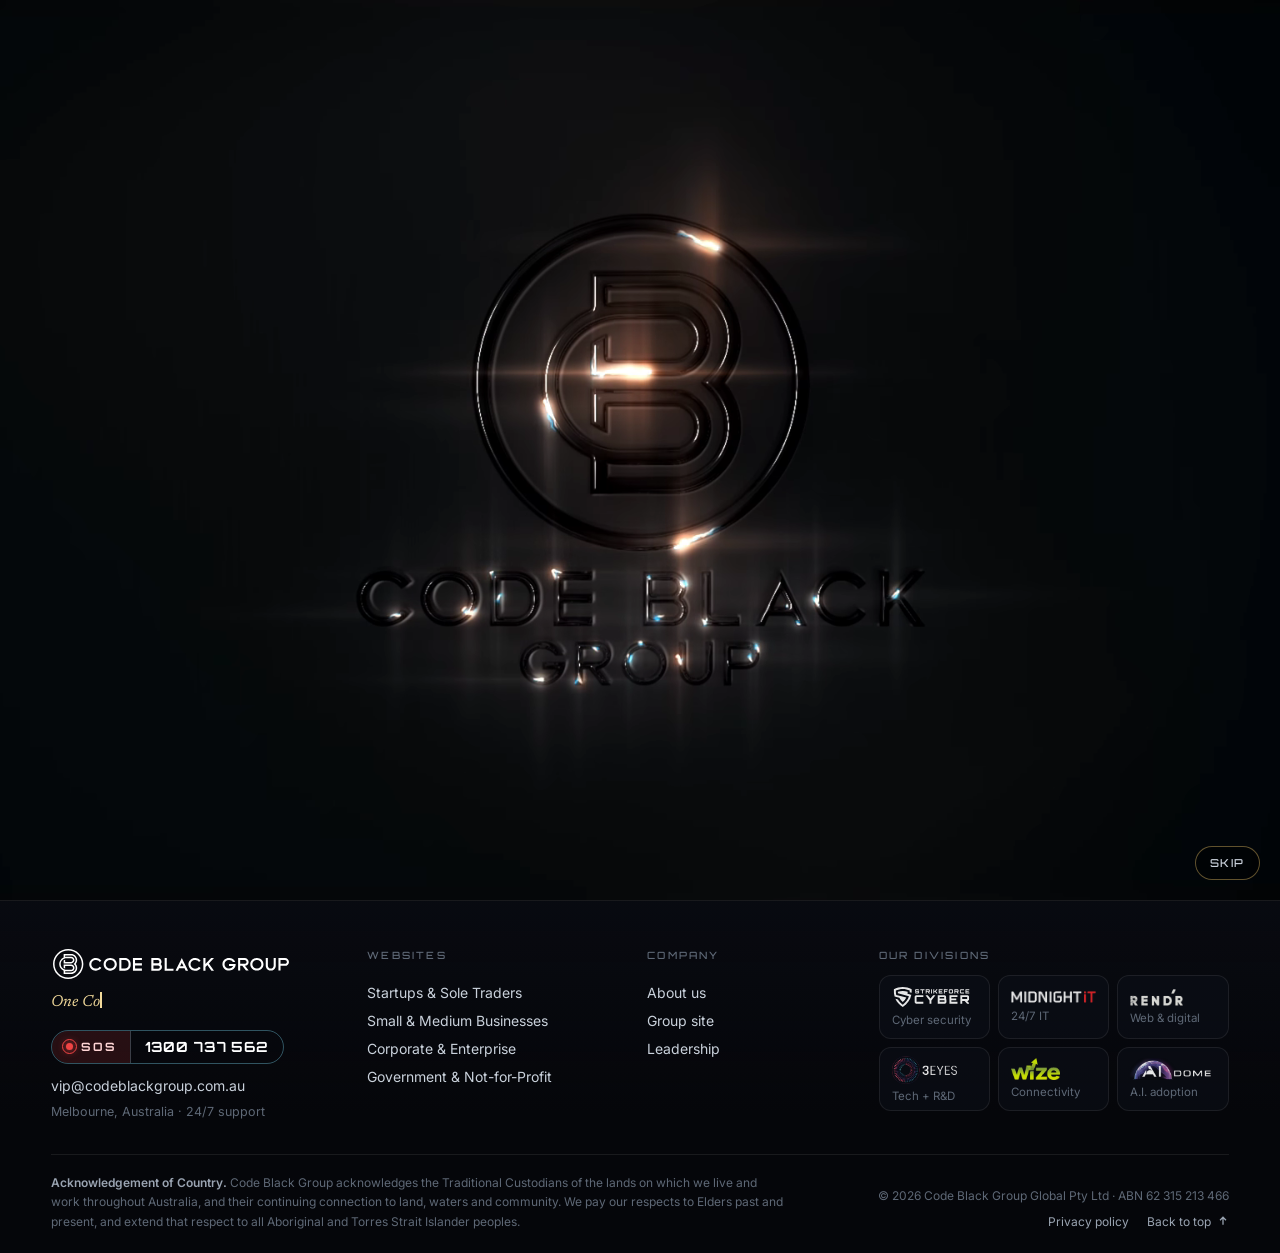
<file: start/index.html>
<!doctype html>
<html lang="en-AU"><head><meta charset="utf-8"><meta name="viewport" content="width=device-width,initial-scale=1">
<!-- security:start -->
<meta http-equiv="Content-Security-Policy" content="default-src 'self'; script-src 'self' 'sha256-bbewXEQ5MsrUmisz5224FZ87RvYjBvG9rUV1A5XrjQI='; style-src 'self' 'unsafe-inline'; font-src 'self' data:; img-src 'self' data: https://codeblackgroup.com.au; media-src 'self'; connect-src 'self' https://golden-shield.onrender.com; worker-src 'self' blob:; frame-src 'none'; object-src 'none'; base-uri 'self'; form-action 'self'; upgrade-insecure-requests">
<meta name="referrer" content="strict-origin-when-cross-origin">
<script src="../assets/guard.js"></script>
<!-- security:end -->
<title>Code Black Group</title><link rel="canonical" href="../"><meta http-equiv="refresh" content="0; url=../">
<meta name="robots" content="noindex"><script>location.replace('../'+location.hash)</script>
<style>body{background:#0A0A0B;color:#F4F1EA;font:16px system-ui,sans-serif;display:grid;place-items:center;min-height:100vh;margin:0}a{color:#D8B45F}</style>
</head><body><p>This page has moved to <a href="../">codeblackgroup-website.onrender.com</a>.</p></body></html>
</file>
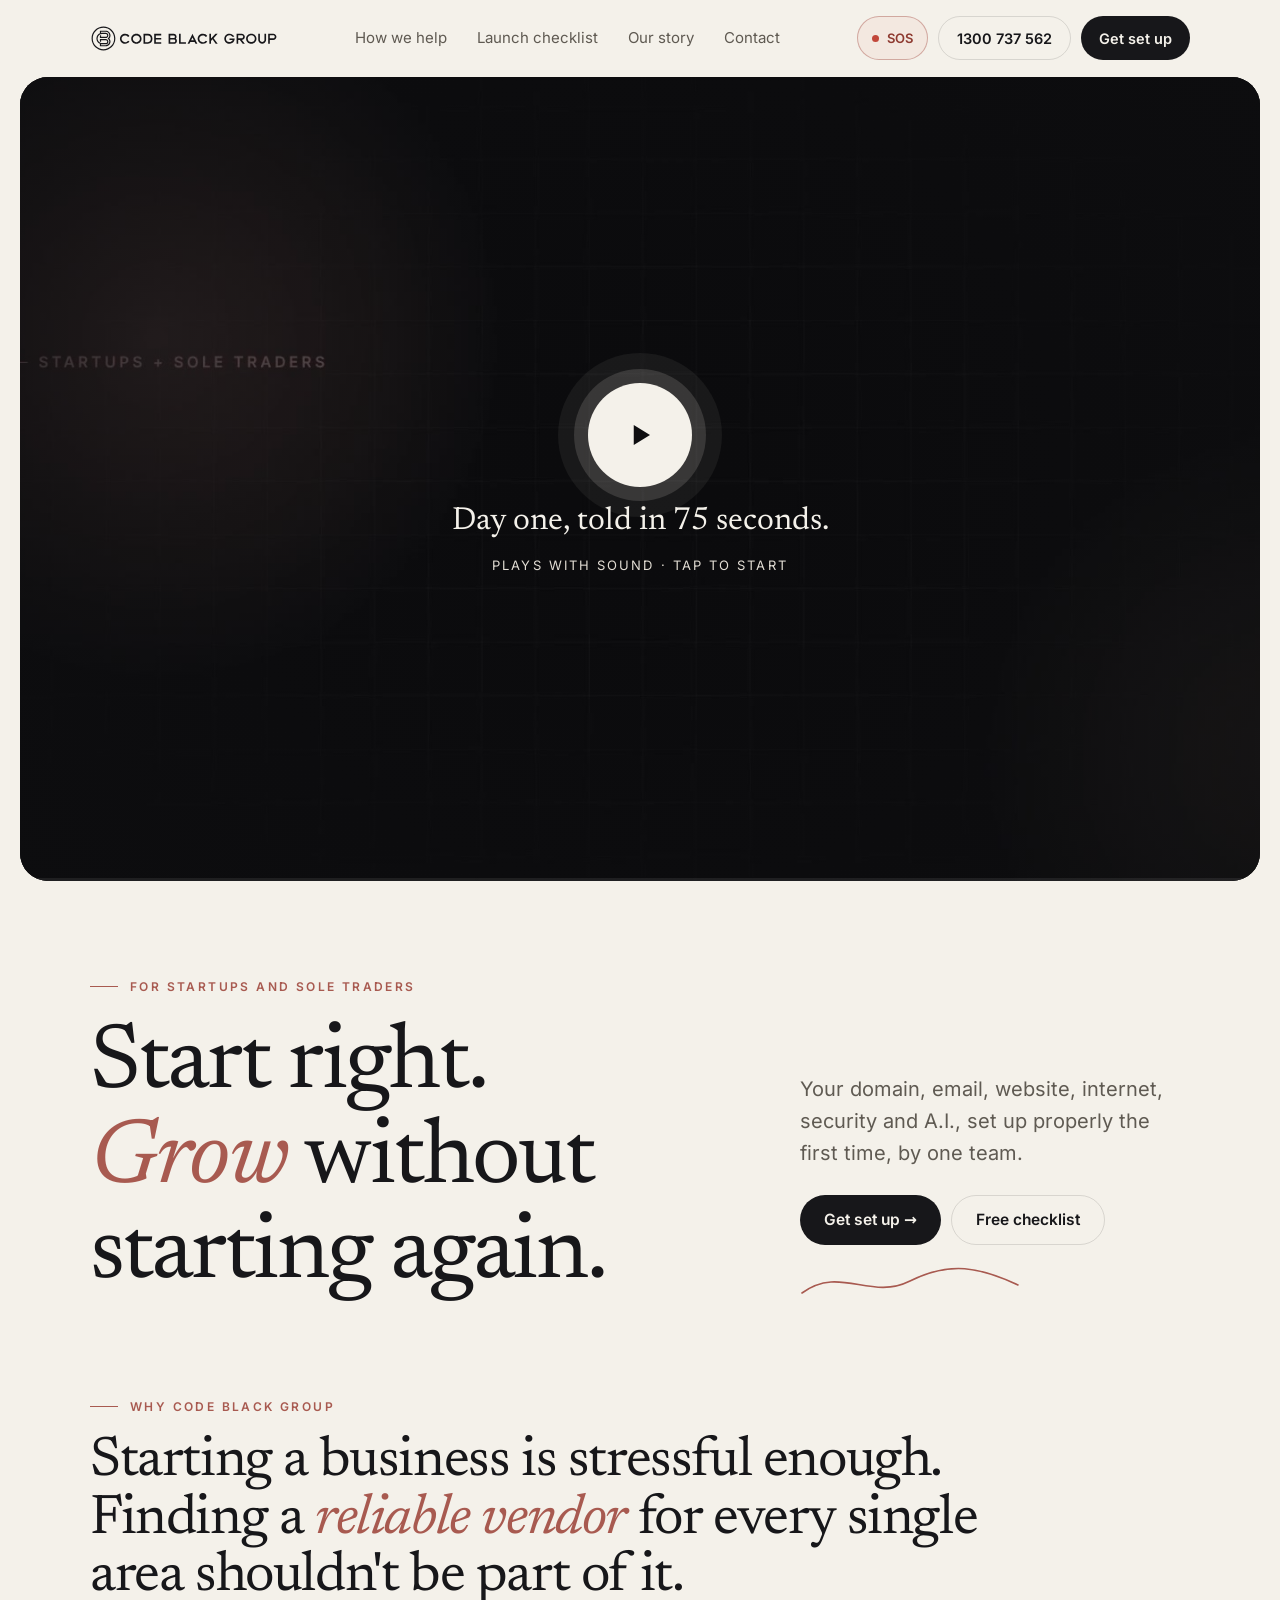
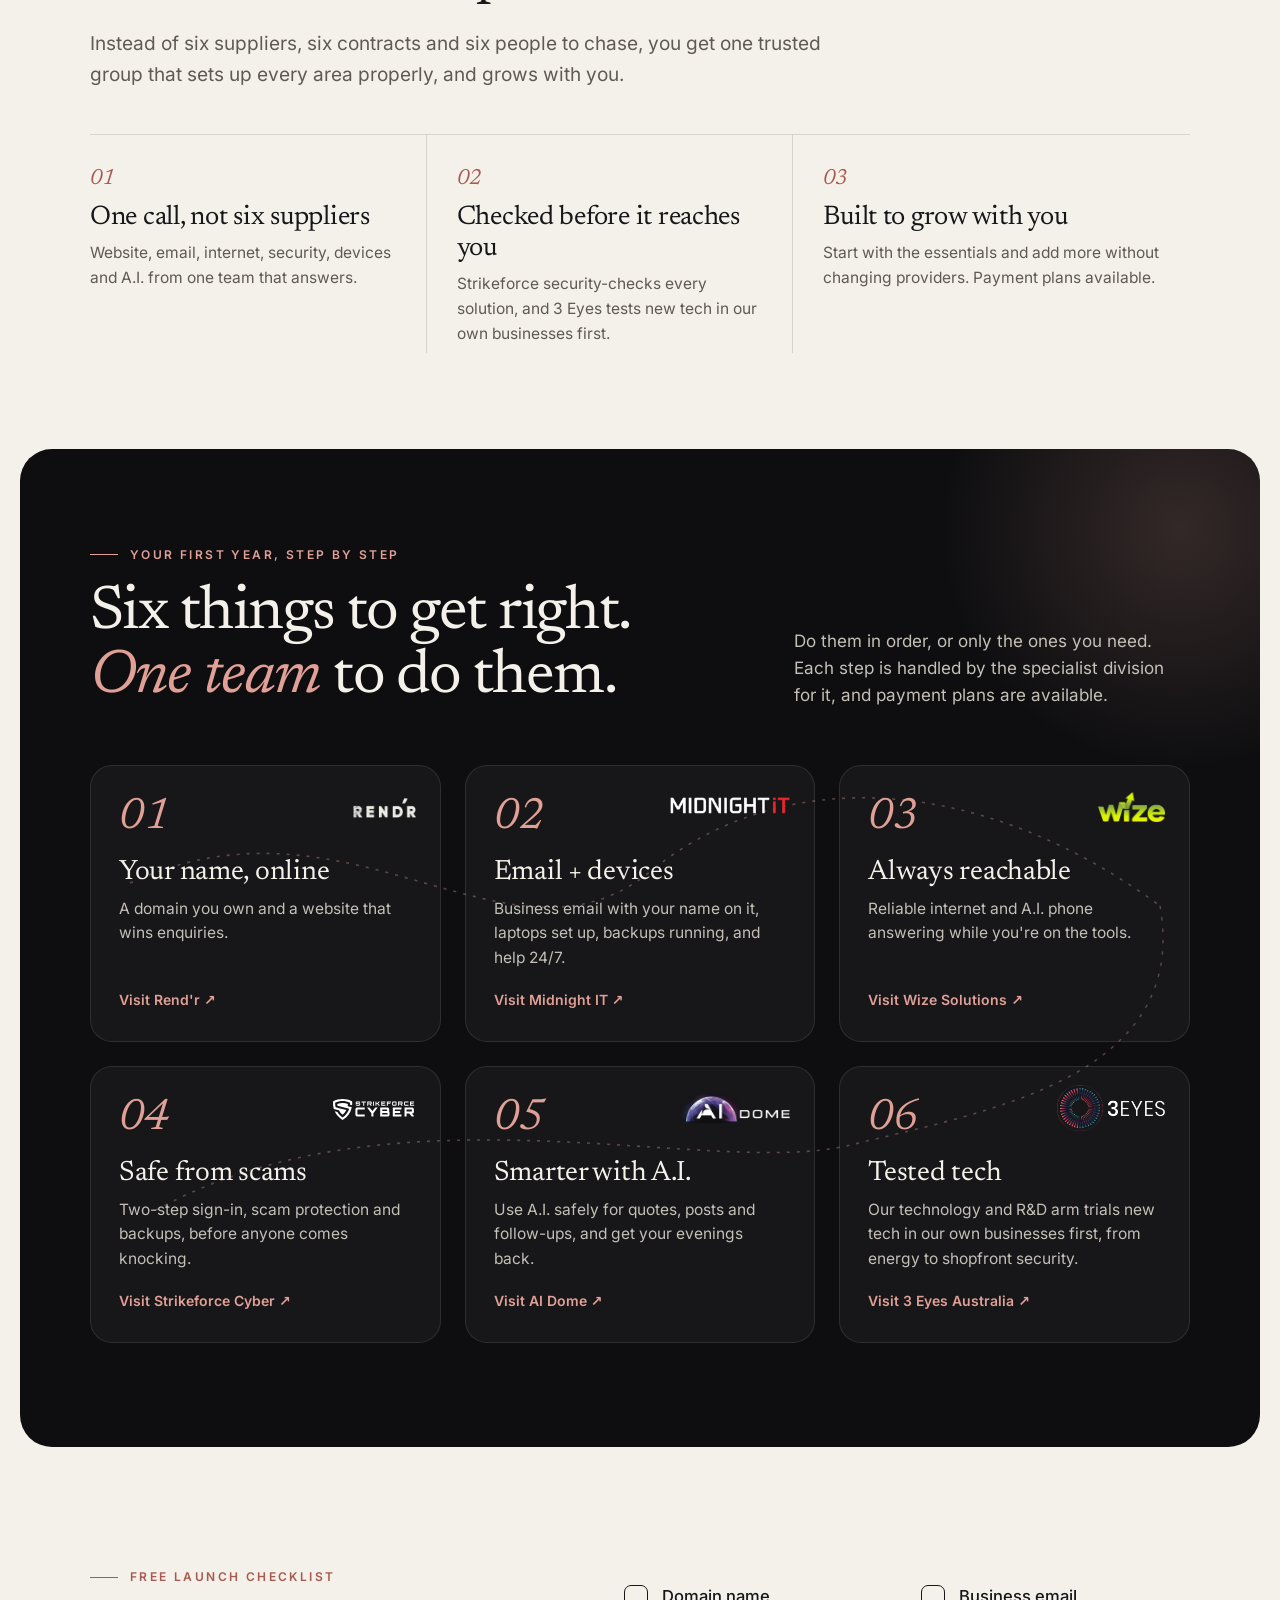
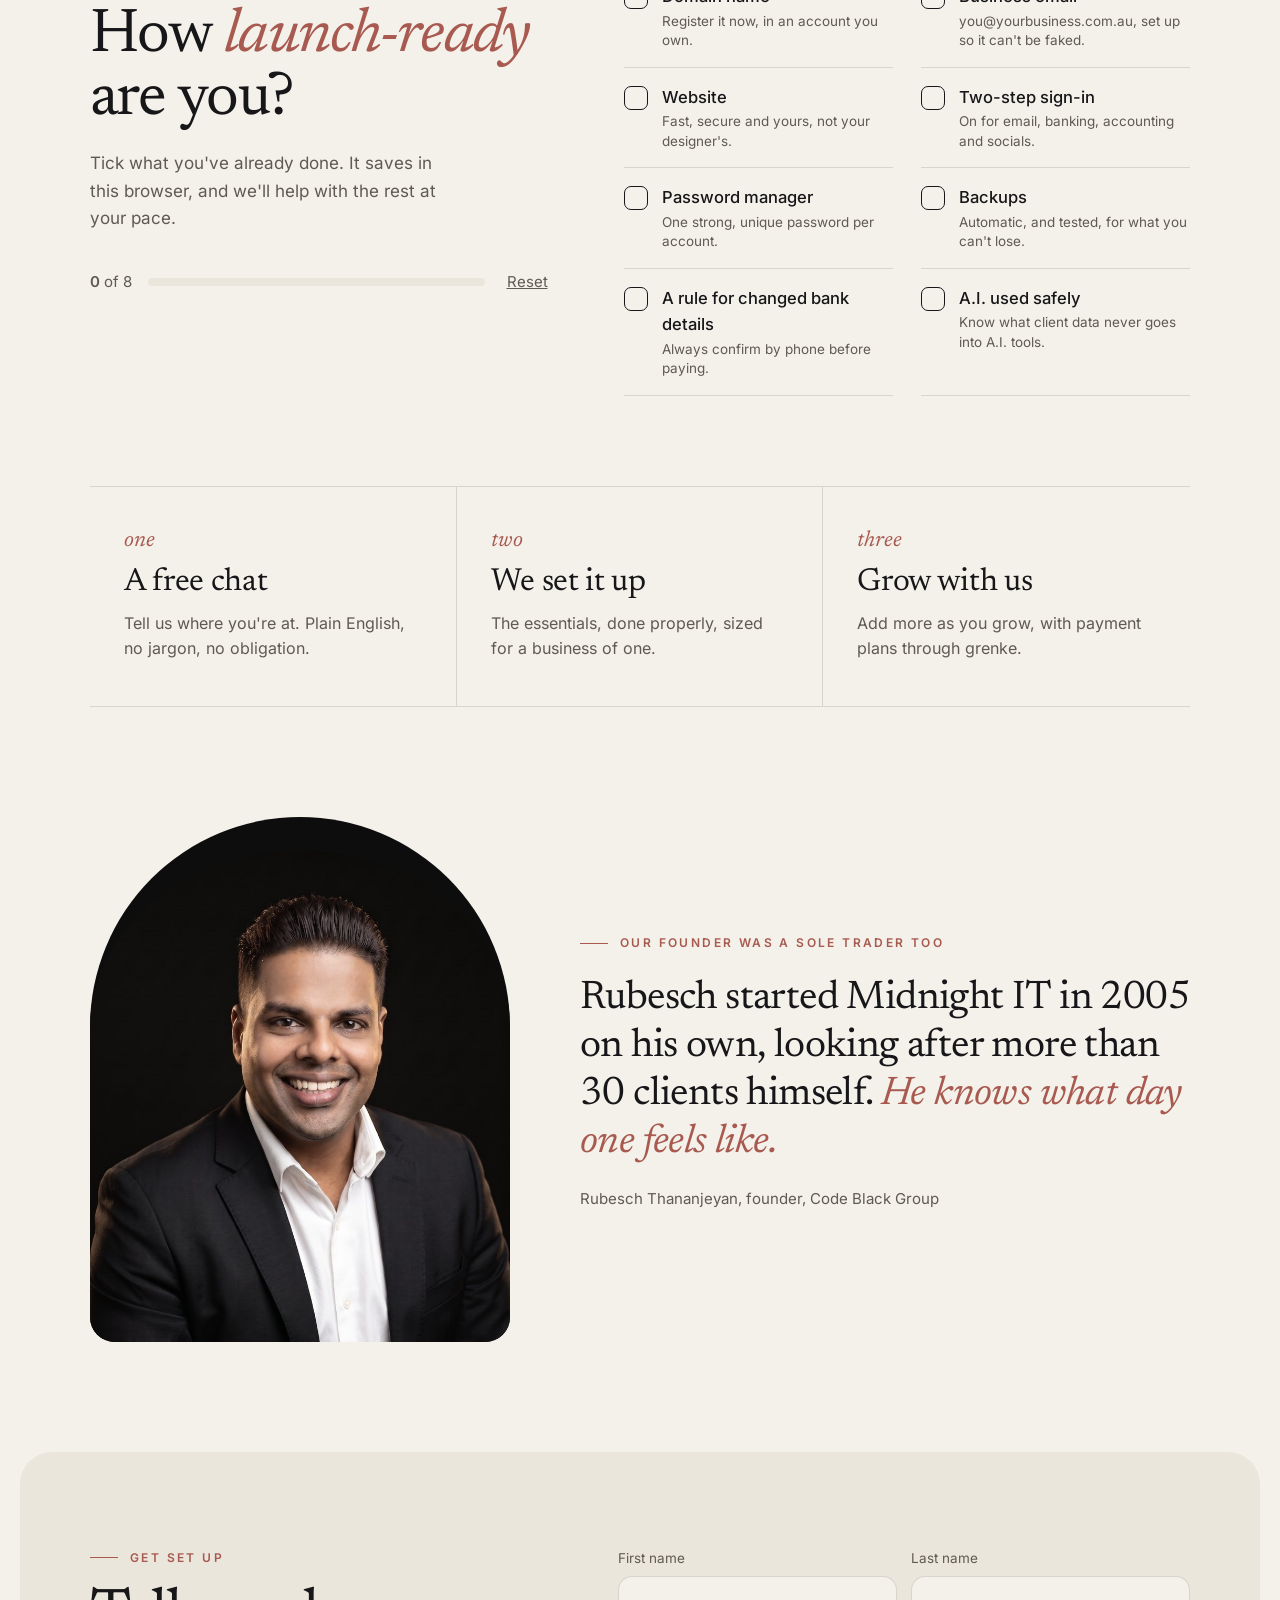
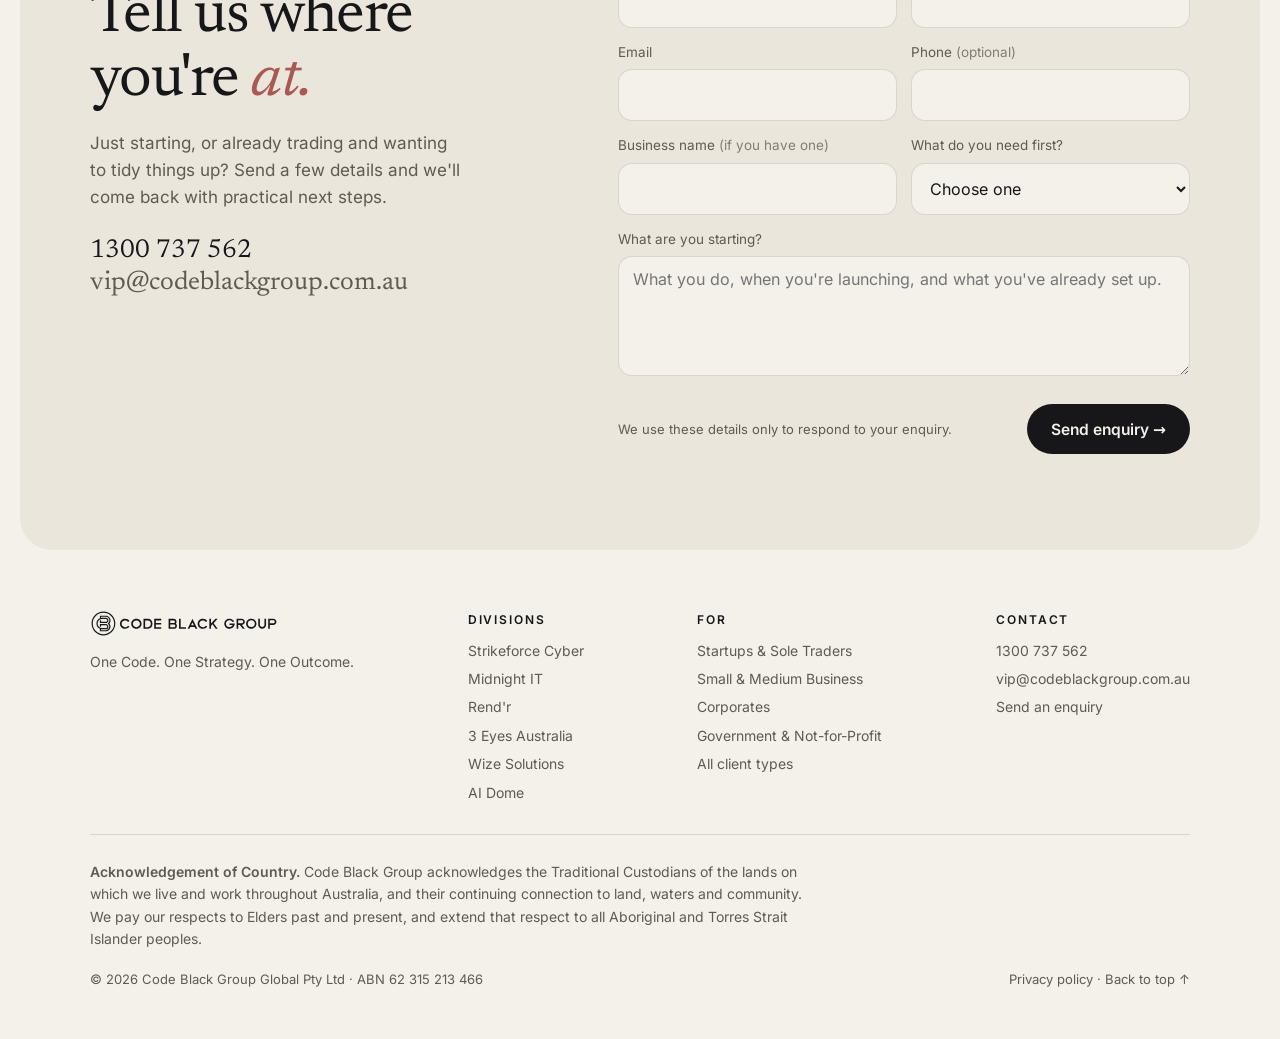
<file: startups/index.html>
<!doctype html>
<html lang="en-AU">
<head>
<meta charset="utf-8">
<meta name="viewport" content="width=device-width, initial-scale=1">
<!-- security:start -->
<meta http-equiv="Content-Security-Policy" content="default-src 'self'; script-src 'self'; style-src 'self' 'unsafe-inline'; font-src 'self' data:; img-src 'self' data: https://codeblackgroup.com.au; media-src 'self'; connect-src 'self' https://golden-shield.onrender.com; worker-src 'self' blob:; frame-src 'none'; object-src 'none'; base-uri 'self'; form-action 'self'; upgrade-insecure-requests">
<meta name="referrer" content="strict-origin-when-cross-origin">
<script src="../assets/guard.js"></script>
<!-- security:end -->
<title>Code Black Group for Startups &amp; Sole Traders | Start right, grow without starting again</title>
<meta name="description" content="What a new business should sort out first: domain and business email, secure sign-ins, devices, backups, scam-proof payments and a website that grows with you. Practical help from Code Black Group.">
<meta name="robots" content="noindex">
<link rel="icon" href="../logos/cbg-mark-white.svg" type="image/svg+xml">
<link rel="preload" as="font" type="font/woff2" href="../assets/fonts/newsreader-latin-400-normal.woff2" crossorigin>
<link rel="preload" as="font" type="font/woff2" href="../assets/fonts/inter-latin-400-normal.woff2" crossorigin>
<link rel="stylesheet" href="../assets/startups.css?v=4">
<link rel="stylesheet" href="../assets/scam-help.css?v=6">
</head>
<body id="top">
<a class="skip" href="#main">Skip to content</a>
<header class="head">
  <div class="w">
    <a class="logo" href="../" aria-label="Code Black Group home"></a>
    <nav class="nav" aria-label="Main">
      <a href="#how">How we help</a>
      <a href="#checklist">Launch checklist</a>
      <a href="#story">Our story</a>
      <a href="#contact">Contact</a>
    </nav>
    <div class="head-cta">
      <a class="sos" href="#scam-help" data-scam-help aria-label="SOS: been scammed? Get help now"><i aria-hidden="true"></i>SOS</a>
      <a class="btn b2" href="tel:1300737562">1300 737 562</a>
      <a class="btn b1" href="#contact">Get set up</a>
      <button class="menu-btn" type="button" aria-label="Open menu" aria-expanded="false" aria-controls="mnav"><span></span></button>
    </div>
  </div>
  <nav class="mnav" id="mnav" aria-label="Mobile">
    <a href="#how">How we help</a>
    <a href="#checklist">Launch checklist</a>
    <a href="#story">Our story</a>
    <a href="tel:1300737562">Call 1300 737 562</a>
    <a class="btn b1" href="#contact">Get set up</a>
  </nav>
</header>

<main id="main">
  <section class="film" id="watch" aria-label="Film: day one, told in 75 seconds">
    <video id="lfv" playsinline preload="metadata" poster="../media/startup-story-land.jpg?v=2" data-land="../media/startup-story-land.mp4" data-port="../media/startup-story-port.mp4" data-poster-port="../media/startup-story-port.jpg?v=2"></video>
    <button class="ov" type="button" id="lf-play" aria-label="Play the film with sound">
      <span class="play" aria-hidden="true"><svg width="30" height="30" viewBox="0 0 24 24"><path d="M7 4v16l13-8z" fill="currentColor"/></svg></span>
      <b>Day one, told in 75 seconds.</b>
      <small>Plays with sound · tap to start</small>
    </button>
    <div class="ctl">
      <button type="button" id="lf-pause">Pause</button>
      <button type="button" id="lf-mute">Mute</button>
      <button type="button" class="fs" id="lf-fs">Full screen</button>
      <span class="sp"></span>
      <a href="#start" id="lf-skip">Skip ↓</a>
    </div>
    <span class="bar" aria-hidden="true"><i id="lf-bar"></i></span>
  </section>

  <section class="w hero" id="start" aria-labelledby="hero-h">
    <div class="rv">
      <p class="k">For startups and sole traders</p>
      <h1 class="h" id="hero-h">Start right.<br><em>Grow</em> without<br>starting again.</h1>
    </div>
    <div class="rv">
      <p>Your domain, email, website, internet, security and A.I., set up properly the first time, by one team.</p>
      <div class="acts"><a class="btn b1" href="#contact">Get set up →</a><a class="btn b2" href="#checklist">Free checklist</a></div>
      <svg class="squig" width="220" height="40" viewBox="0 0 220 40" aria-hidden="true"><path d="M2 30 C 40 2, 70 38, 110 18 S 180 4, 218 22" fill="none" stroke="#A85A50" stroke-width="1.6" stroke-linecap="round"/></svg>
    </div>
  </section>

  <section class="diff" id="difference" aria-labelledby="diff-h">
    <div class="w">
      <div class="diff-top rv">
        <p class="k">Why Code Black Group</p>
        <h2 class="h" id="diff-h">Starting a business is stressful enough. Finding a <em>reliable vendor</em> for every single area shouldn&#39;t be part of it.</h2>
        <p class="diff-lead">Instead of six suppliers, six contracts and six people to chase, you get one trusted group that sets up every area properly, and grows with you.</p>
      </div>
      <ol class="diff-pts rv"><li><b>01</b><h3>One call, not six suppliers</h3><p>Website, email, internet, security, devices and A.I. from one team that answers.</p></li><li><b>02</b><h3>Checked before it reaches you</h3><p>Strikeforce security-checks every solution, and 3 Eyes tests new tech in our own businesses first.</p></li><li><b>03</b><h3>Built to grow with you</h3><p>Start with the essentials and add more without changing providers. Payment plans available.</p></li></ol>
    </div>
  </section>

  <section class="path" id="how" aria-labelledby="how-h">
    <div class="w">
      <div class="intro rv">
        <div><p class="k">Your first year, step by step</p><h2 class="h h2" id="how-h">Six things to get right.<br><em>One team</em> to do them.</h2></div>
        <p>Do them in order, or only the ones you need. Each step is handled by the specialist division for it, and payment plans are available.</p>
      </div>
      <div class="stepw">
      <svg class="line" viewBox="0 0 1100 560" preserveAspectRatio="none" aria-hidden="true"><path d="M40 130 C 260 40, 420 220, 560 120 S 900 40, 1070 150 M 1070 150 C 1100 300, 900 330, 760 360 S 300 300, 60 420" fill="none" stroke="rgba(224,160,150,.35)" stroke-width="1.4" stroke-dasharray="3 7"/></svg>
      <ol class="steps">
        <li class="st rv"><img class="lg" src="../logos/rendr-white.png?v=2" alt="Rend'r" style="height:20px;top:32px" loading="lazy"><span class="n">01</span><h3>Your name, online</h3><p>A domain you own and a website that wins enquiries.</p><a class="go" href="https://rendr.com.au" target="_blank" rel="noopener">Visit Rend'r ↗</a></li>
        <li class="st rv"><img class="lg" src="../logos/color/midnight-it.png" alt="Midnight IT" style="height:18px" loading="lazy"><span class="n">02</span><h3>Email + devices</h3><p>Business email with your name on it, laptops set up, backups running, and help 24/7.</p><a class="go" href="https://midnightit.com.au" target="_blank" rel="noopener">Visit Midnight IT ↗</a></li>
        <li class="st rv"><img class="lg" src="../logos/color/wize.png" alt="Wize Solutions" style="height:30px;top:26px" loading="lazy"><span class="n">03</span><h3>Always reachable</h3><p>Reliable internet and A.I. phone answering while you're on the tools.</p><a class="go" href="https://wizesolutions.com.au" target="_blank" rel="noopener">Visit Wize Solutions ↗</a></li>
        <li class="st rv"><img class="lg" src="../logos/strikeforce-cyber-white.svg" alt="Strikeforce Cyber" style="height:24px" loading="lazy"><span class="n">04</span><h3>Safe from scams</h3><p>Two-step sign-in, scam protection and backups, before anyone comes knocking.</p><a class="go" href="https://strikeforcecyber.com" target="_blank" rel="noopener">Visit Strikeforce Cyber ↗</a></li>
        <li class="st rv"><img class="lg" src="../logos/aidome-logo-h.png" alt="AI Dome" style="height:30px;top:26px" loading="lazy"><span class="n">05</span><h3>Smarter with A.I.</h3><p>Use A.I. safely for quotes, posts and follow-ups, and get your evenings back.</p><a class="go" href="https://aidome.com.au" target="_blank" rel="noopener">Visit AI Dome ↗</a></li>
        <li class="st rv"><img class="lg" src="../logos/color/3eyes.png" alt="3 Eyes Australia" style="height:46px;top:18px" loading="lazy"><span class="n">06</span><h3>Tested tech</h3><p>Our technology and R&amp;D arm trials new tech in our own businesses first, from energy to shopfront security.</p><a class="go" href="https://3eyes.com.au" target="_blank" rel="noopener">Visit 3 Eyes Australia ↗</a></li>
      </ol>
      </div>
    </div>
  </section>

  <section class="w check" id="checklist" aria-labelledby="check-h">
    <div class="rv">
      <p class="k">Free launch checklist</p>
      <h2 class="h h2" id="check-h">How <em>launch-ready</em> are you?</h2>
      <p class="lead">Tick what you've already done. It saves in this browser, and we'll help with the rest at your pace.</p>
      <div class="meter"><span><b id="pg-n">0</b> of 8</span><span class="tr"><b id="pg-bar"></b></span><button type="button" id="pg-reset">Reset</button></div>
    </div>
    <div class="list rv">
        <label><input type="checkbox" data-k="domain"><span class="bx" aria-hidden="true"></span><span><b>Domain name</b><small>Register it now, in an account you own.</small></span></label>
        <label><input type="checkbox" data-k="email"><span class="bx" aria-hidden="true"></span><span><b>Business email</b><small>you@yourbusiness.com.au, set up so it can&#39;t be faked.</small></span></label>
        <label><input type="checkbox" data-k="web"><span class="bx" aria-hidden="true"></span><span><b>Website</b><small>Fast, secure and yours, not your designer&#39;s.</small></span></label>
        <label><input type="checkbox" data-k="mfa"><span class="bx" aria-hidden="true"></span><span><b>Two-step sign-in</b><small>On for email, banking, accounting and socials.</small></span></label>
        <label><input type="checkbox" data-k="pw"><span class="bx" aria-hidden="true"></span><span><b>Password manager</b><small>One strong, unique password per account.</small></span></label>
        <label><input type="checkbox" data-k="backup"><span class="bx" aria-hidden="true"></span><span><b>Backups</b><small>Automatic, and tested, for what you can&#39;t lose.</small></span></label>
        <label><input type="checkbox" data-k="pay"><span class="bx" aria-hidden="true"></span><span><b>A rule for changed bank details</b><small>Always confirm by phone before paying.</small></span></label>
        <label><input type="checkbox" data-k="ai"><span class="bx" aria-hidden="true"></span><span><b>A.I. used safely</b><small>Know what client data never goes into A.I. tools.</small></span></label>
    </div>
  </section>

  <section class="w" aria-label="How it works">
    <ol class="how rv">
      <li><b>one</b><h3>A free chat</h3><p>Tell us where you're at. Plain English, no jargon, no obligation.</p></li>
      <li><b>two</b><h3>We set it up</h3><p>The essentials, done properly, sized for a business of one.</p></li>
      <li><b>three</b><h3>Grow with us</h3><p>Add more as you grow, with payment plans through grenke.</p></li>
    </ol>
  </section>

  <section class="w founder" id="story" aria-labelledby="story-h">
    <div class="rv"><img src="../img/team/rubesch-thananjeyan-lg.jpg" alt="Rubesch Thananjeyan, founder of Code Black Group" loading="lazy"></div>
    <div class="rv">
      <p class="k" id="story-h">Our founder was a sole trader too</p>
      <p class="q">Rubesch started Midnight IT in 2005 on his own, looking after more than 30 clients himself. <em>He knows what day one feels like.</em></p>
      <p class="by">Rubesch Thananjeyan, founder, Code Black Group</p>
    </div>
  </section>

  <section class="ct" id="contact" aria-labelledby="contact-h">
    <div class="w g">
      <div class="rv">
        <p class="k">Get set up</p>
        <h2 class="h h2" id="contact-h">Tell us where<br>you're <em>at.</em></h2>
        <p class="lead">Just starting, or already trading and wanting to tidy things up? Send a few details and we'll come back with practical next steps.</p>
        <div class="det"><a href="tel:1300737562">1300 737 562</a><span><a href="mailto:vip@codeblackgroup.com.au">vip@codeblackgroup.com.au</a></span></div>
      </div>
      <form id="enq" class="rv" data-source="Startups site" novalidate>
        <div class="f"><label for="f-first">First name</label><input id="f-first" name="first" autocomplete="given-name" required></div>
        <div class="f"><label for="f-last">Last name</label><input id="f-last" name="last" autocomplete="family-name"></div>
        <div class="f"><label for="f-email">Email</label><input id="f-email" name="email" type="email" autocomplete="email" required></div>
        <div class="f"><label for="f-phone">Phone <i>(optional)</i></label><input id="f-phone" name="phone" type="tel" autocomplete="tel"></div>
        <div class="f"><label for="f-company">Business name <i>(if you have one)</i></label><input id="f-company" name="company" autocomplete="organization"></div>
        <div class="f"><label for="f-topic">What do you need first?</label><select id="f-topic" name="topic"><option value="">Choose one</option><option>Domain and business email</option><option>A website</option><option>Internet and phone</option><option>Security set-up</option><option>Laptop and phone set-up</option><option>Using A.I. safely</option><option>Ongoing IT support</option><option>Not sure where to start</option></select></div>
        <div class="f full"><label for="f-message">What are you starting?</label><textarea id="f-message" name="message" placeholder="What you do, when you're launching, and what you've already set up."></textarea></div>
        <div class="hp" aria-hidden="true"><label for="f-hp">Leave this empty</label><input id="f-hp" name="website" tabindex="-1" autocomplete="off"></div>
        <p class="msg" id="form-msg" role="status" aria-live="polite"></p>
        <div class="ff"><small>We use these details only to respond to your enquiry.</small><button class="btn b1" id="send" type="submit">Send enquiry →</button></div>
      </form>
    </div>
  </section>
</main>

<footer class="w foot">
  <div class="top">
    <div><span class="logo" role="img" aria-label="Code Black Group"></span><p style="margin:14px 0 0;max-width:34ch">One Code. One Strategy. One Outcome.</p></div>
    <div><h4>Divisions</h4><ul><li><a href="https://strikeforcecyber.com" target="_blank" rel="noopener">Strikeforce Cyber</a></li><li><a href="https://midnightit.com.au" target="_blank" rel="noopener">Midnight IT</a></li><li><a href="https://rendr.com.au" target="_blank" rel="noopener">Rend'r</a></li><li><a href="https://3eyes.com.au" target="_blank" rel="noopener">3 Eyes Australia</a></li><li><a href="https://wizesolutions.com.au" target="_blank" rel="noopener">Wize Solutions</a></li><li><a href="https://aidome.com.au" target="_blank" rel="noopener">AI Dome</a></li></ul></div>
    <div><h4>For</h4><ul><li><a href="../startups/">Startups &amp; Sole Traders</a></li><li><a href="../business/">Small &amp; Medium Business</a></li><li><a href="../corporate/">Corporates</a></li><li><a href="../not-for-profit/">Government &amp; Not-for-Profit</a></li><li><a href="../">All client types</a></li></ul></div>
    <div><h4>Contact</h4><ul><li><a href="tel:1300737562">1300 737 562</a></li><li><a href="mailto:vip@codeblackgroup.com.au">vip@codeblackgroup.com.au</a></li><li><a href="#contact">Send an enquiry</a></li></ul></div>
  </div>
  <p class="aoc"><b>Acknowledgement of Country.</b> Code Black Group acknowledges the Traditional Custodians of the lands on which we live and work throughout Australia, and their continuing connection to land, waters and community. We pay our respects to Elders past and present, and extend that respect to all Aboriginal and Torres Strait Islander peoples.</p>
  <div class="bot"><span>© 2026 Code Black Group Global Pty Ltd · ABN 62 315 213 466</span><span><a href="../privacy/">Privacy policy</a> · <a href="#top">Back to top ↑</a></span></div>
</footer>

<dialog class="sh" id="sh" aria-labelledby="sh-t">
  <span class="sh-fr" aria-hidden="true"><i></i><i></i><i></i><i></i></span>
  <div class="sh-hd">
    <span class="sh-badge"><svg width="20" height="20" viewBox="0 0 24 24" aria-hidden="true"><path d="M12 2l8 3v6c0 5-3.4 9.4-8 11-4.6-1.6-8-6-8-11V5l8-3z" fill="none" stroke="currentColor" stroke-width="1.8"/><path d="M8.5 12l2.5 2.5 4.5-5" fill="none" stroke="currentColor" stroke-width="1.8" stroke-linecap="round" stroke-linejoin="round"/></svg></span>
    <div class="sh-ttl"><span class="sh-k hudt"><b></b>SOS // Golden Shield</span><h2 id="sh-t">Been scammed? We&rsquo;ve got you.</h2></div>
    <button class="sh-x" id="sh-x" type="button" aria-label="Close scam help"><svg width="14" height="14" viewBox="0 0 14 14" aria-hidden="true"><path d="M2 2l10 10M12 2L2 12" stroke="currentColor" stroke-width="1.6" stroke-linecap="round"/></svg></button>
  </div>
  <div class="sh-body">
    <section class="sh-blk">
      <p class="sh-lab hudt"><span>01</span>Act now</p>
      <div class="sh-quick">
        <div class="sh-q urgent"><span class="ic"><svg width="18" height="18" viewBox="0 0 24 24" aria-hidden="true"><rect x="2.5" y="5.5" width="19" height="13" rx="2" fill="none" stroke="currentColor" stroke-width="1.6"/><path d="M2.5 10h19" stroke="currentColor" stroke-width="1.6"/></svg></span><div><b>Call your bank or card provider</b><span>Use the number on the back of your card. Ask them to stop payments and freeze cards.</span></div></div>
        <a class="sh-q" href="tel:1300737562"><span class="ic"><svg width="18" height="18" viewBox="0 0 24 24" aria-hidden="true"><path d="M12 2l8 3v6c0 5-3.4 9.4-8 11-4.6-1.6-8-6-8-11V5l8-3z" fill="none" stroke="currentColor" stroke-width="1.6"/></svg></span><div><b>Code Black Group</b><span>Lock down devices, email and accounts</span></div><span class="tel">1300 737 562</span></a>
        <a class="sh-q" href="tel:1800595160"><span class="ic"><svg width="18" height="18" viewBox="0 0 24 24" aria-hidden="true"><rect x="3" y="4.5" width="18" height="15" rx="2" fill="none" stroke="currentColor" stroke-width="1.6"/><circle cx="9" cy="11" r="2.2" fill="none" stroke="currentColor" stroke-width="1.5"/><path d="M5.8 16.5c.6-1.7 1.8-2.5 3.2-2.5s2.6.8 3.2 2.5M14 9.5h4M14 13h4" stroke="currentColor" stroke-width="1.5" stroke-linecap="round"/></svg></span><div><b>IDCARE</b><span>Free help if ID documents were shared</span></div><span class="tel">1800 595 160</span></a>
        <a class="sh-q" href="https://www.cyber.gov.au/" target="_blank" rel="noopener noreferrer"><span class="ic"><svg width="18" height="18" viewBox="0 0 24 24" aria-hidden="true"><path d="M5 21V4M5 4h11l-2 4 2 4H5" fill="none" stroke="currentColor" stroke-width="1.6" stroke-linejoin="round"/></svg></span><div><b>Report it</b><span>ReportCyber at cyber.gov.au, and Scamwatch</span></div><span class="tel">Open <svg width="10" height="10" viewBox="0 0 10 10" aria-hidden="true" style="display:inline"><path d="M3 1h6v6M9 1L1 9" fill="none" stroke="currentColor" stroke-width="1.4"/></svg></span></a>
      </div>
    </section>
    <section class="sh-blk">
      <p class="sh-lab hudt"><span>02</span>Ask Golden Shield AI</p>
      <p class="sh-intro">Tell us what happened and get clear next steps for your situation.</p>
      <div class="sh-chips" id="sh-chips">
        <button type="button">I gave my bank or card details</button>
        <button type="button">I sent money to someone</button>
        <button type="button">Someone accessed my computer</button>
        <button type="button">I clicked a link in a message</button>
        <button type="button">My email or social account was taken</button>
      </div>
      <div class="sh-log" id="sh-log" aria-live="polite"></div>
      <form class="sh-form" id="sh-form">
        <label for="sh-in" class="sh-sr">Describe what happened</label>
        <textarea id="sh-in" rows="2" maxlength="800" placeholder="Describe what happened&hellip;"></textarea>
        <button class="sh-send" id="sh-send" type="submit" aria-label="Send"><svg width="18" height="18" viewBox="0 0 24 24" aria-hidden="true"><path d="M4 12h14M13 6l6 6-6 6" fill="none" stroke="currentColor" stroke-width="2" stroke-linecap="round" stroke-linejoin="round"/></svg></button>
      </form>
      <p class="sh-fine">AI guidance only, not legal or financial advice. Never share card numbers, passwords or codes here. In danger? Call 000.</p>
    </section>
    <section class="sh-blk">
      <p class="sh-lab hudt"><span>03</span>Talk to a person</p>
      <details class="sh-cb">
        <summary><span>Request an urgent call back</span><i aria-hidden="true"></i></summary>
        <form id="sh-cbf" novalidate>
          <p>Our team is alerted straight away and will call you as soon as possible.</p>
          <input class="hp" id="sh-hp" name="website" tabindex="-1" autocomplete="off" aria-hidden="true">
          <div class="sh-row">
            <div><label for="sh-name">Your name</label><input id="sh-name" maxlength="80" autocomplete="name"></div>
            <div><label for="sh-phone">Phone number</label><input id="sh-phone" type="tel" maxlength="20" autocomplete="tel"></div>
          </div>
          <label for="sh-when">Best time to call <em>(optional)</em></label><input id="sh-when" maxlength="60" placeholder="e.g. Now, or after 3pm">
          <label for="sh-what">What happened? <em>(optional, no card numbers)</em></label><textarea id="sh-what" maxlength="600"></textarea>
          <button class="sh-btn" type="submit">Call me back</button>
          <p id="sh-cbmsg" aria-live="polite"></p>
        </form>
      </details>
    </section>
    <div class="sh-links"><a href="https://www.scamwatch.gov.au/" target="_blank" rel="noopener noreferrer">Scamwatch</a><a href="https://www.cyber.gov.au/" target="_blank" rel="noopener noreferrer">cyber.gov.au</a><a href="https://moneysmart.gov.au/" target="_blank" rel="noopener noreferrer">Moneysmart</a></div>
  </div>
</dialog>

<script src="../assets/editorial.js?v=2"></script>
<script src="../assets/startups.js?v=1"></script>
<script src="../assets/scam-help.js?v=4" defer></script>
</body>
</html>
</file>
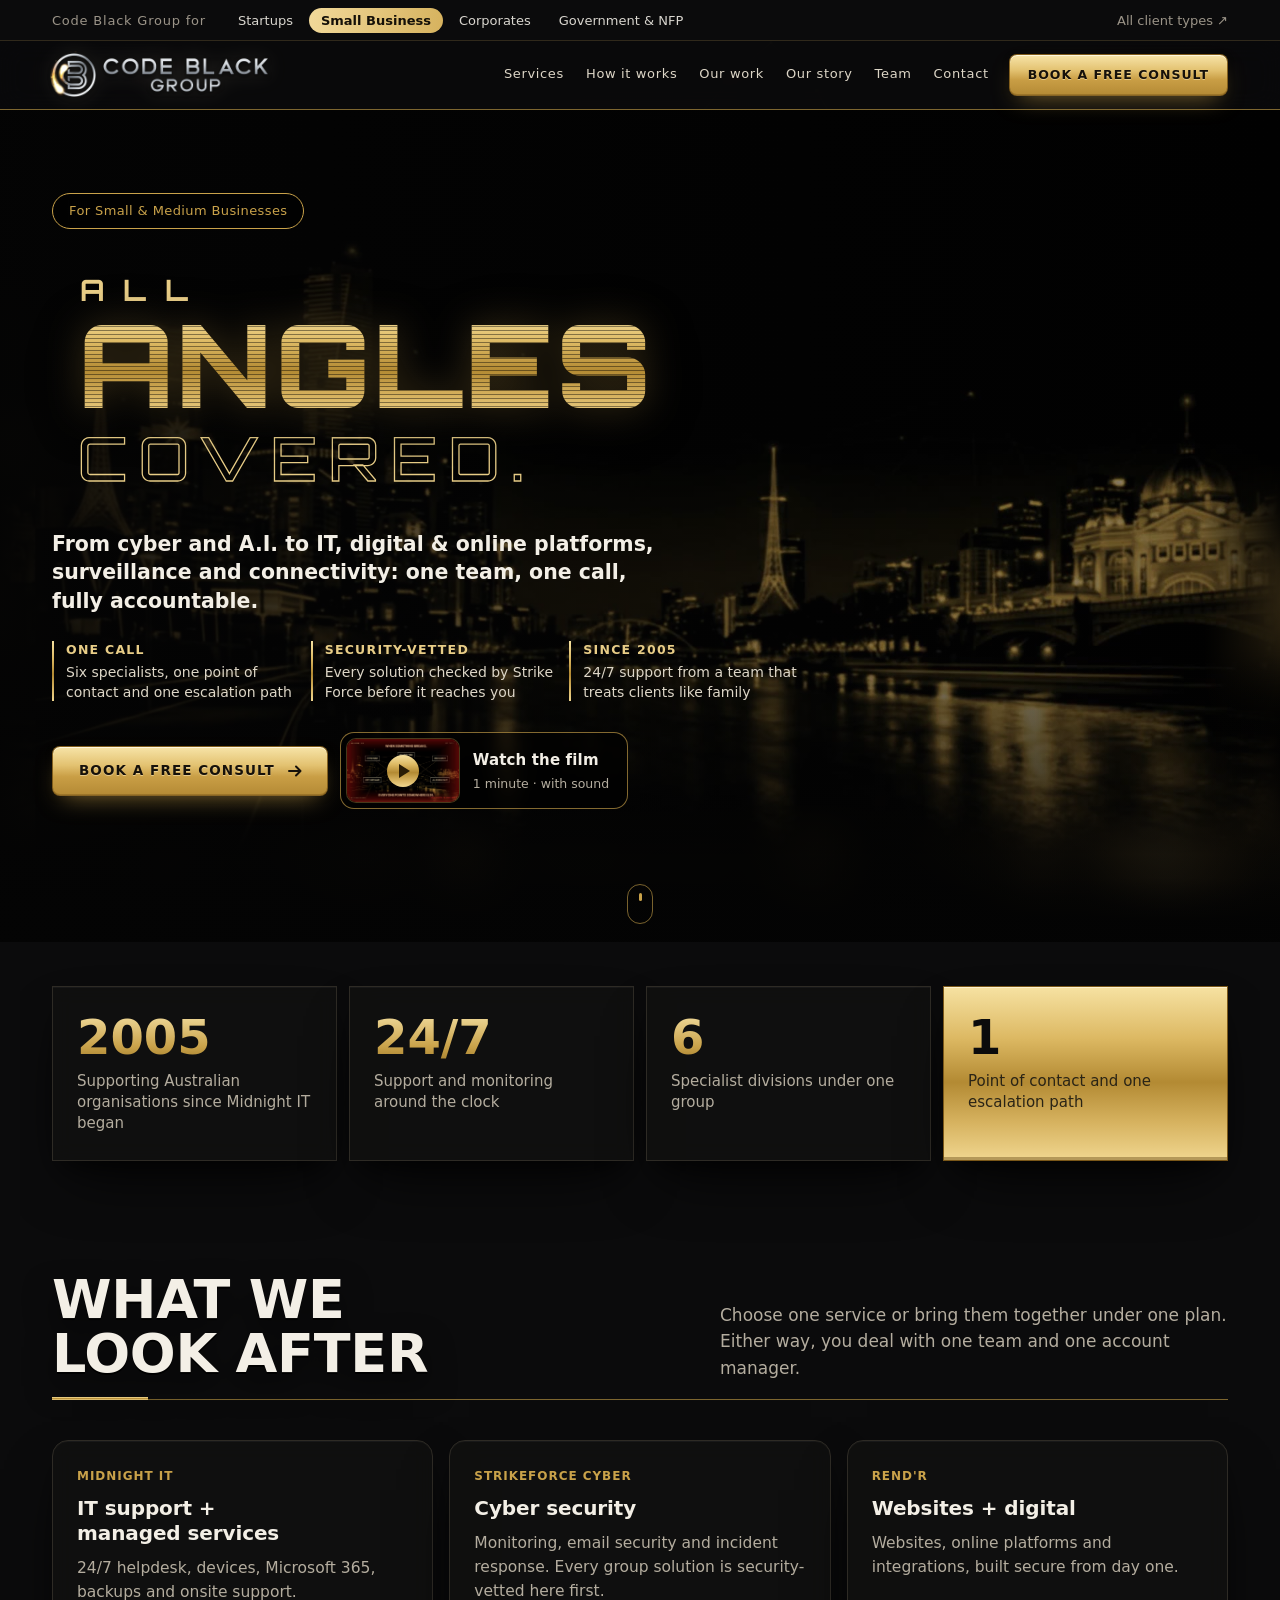
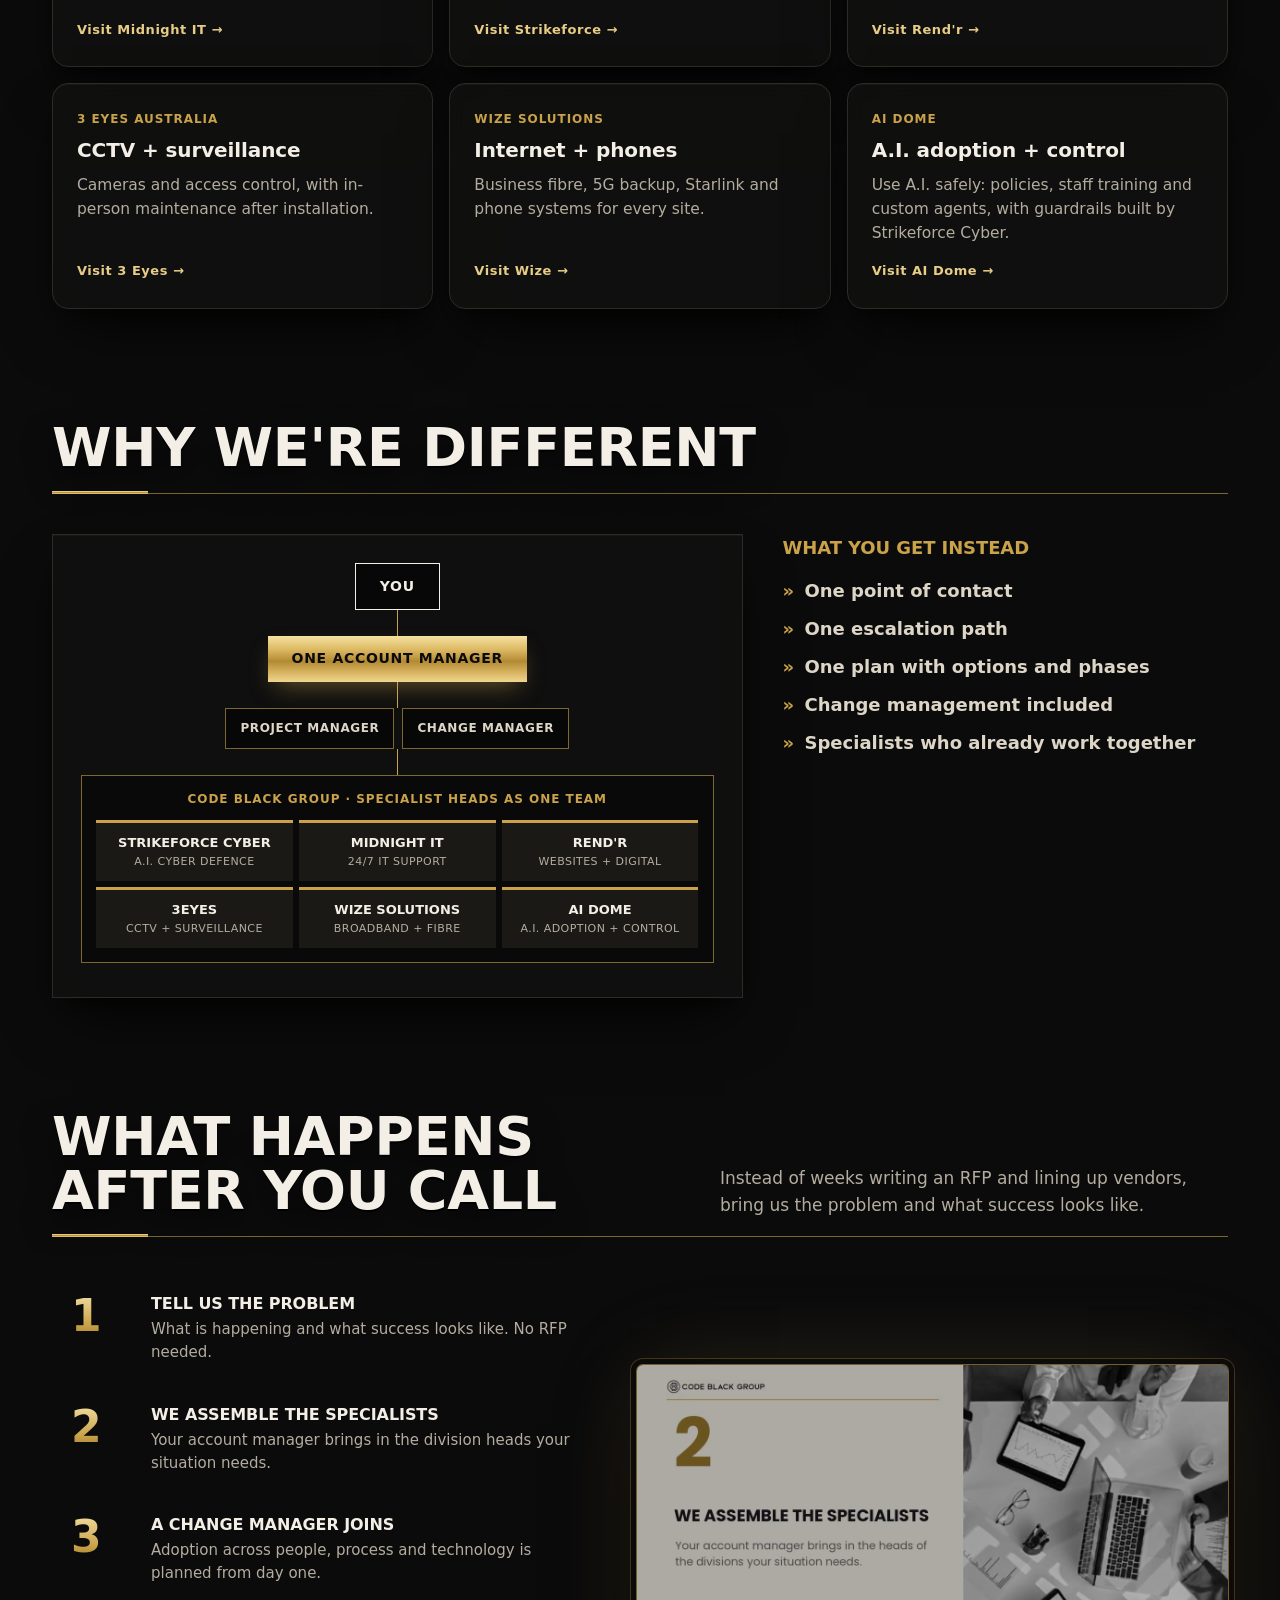
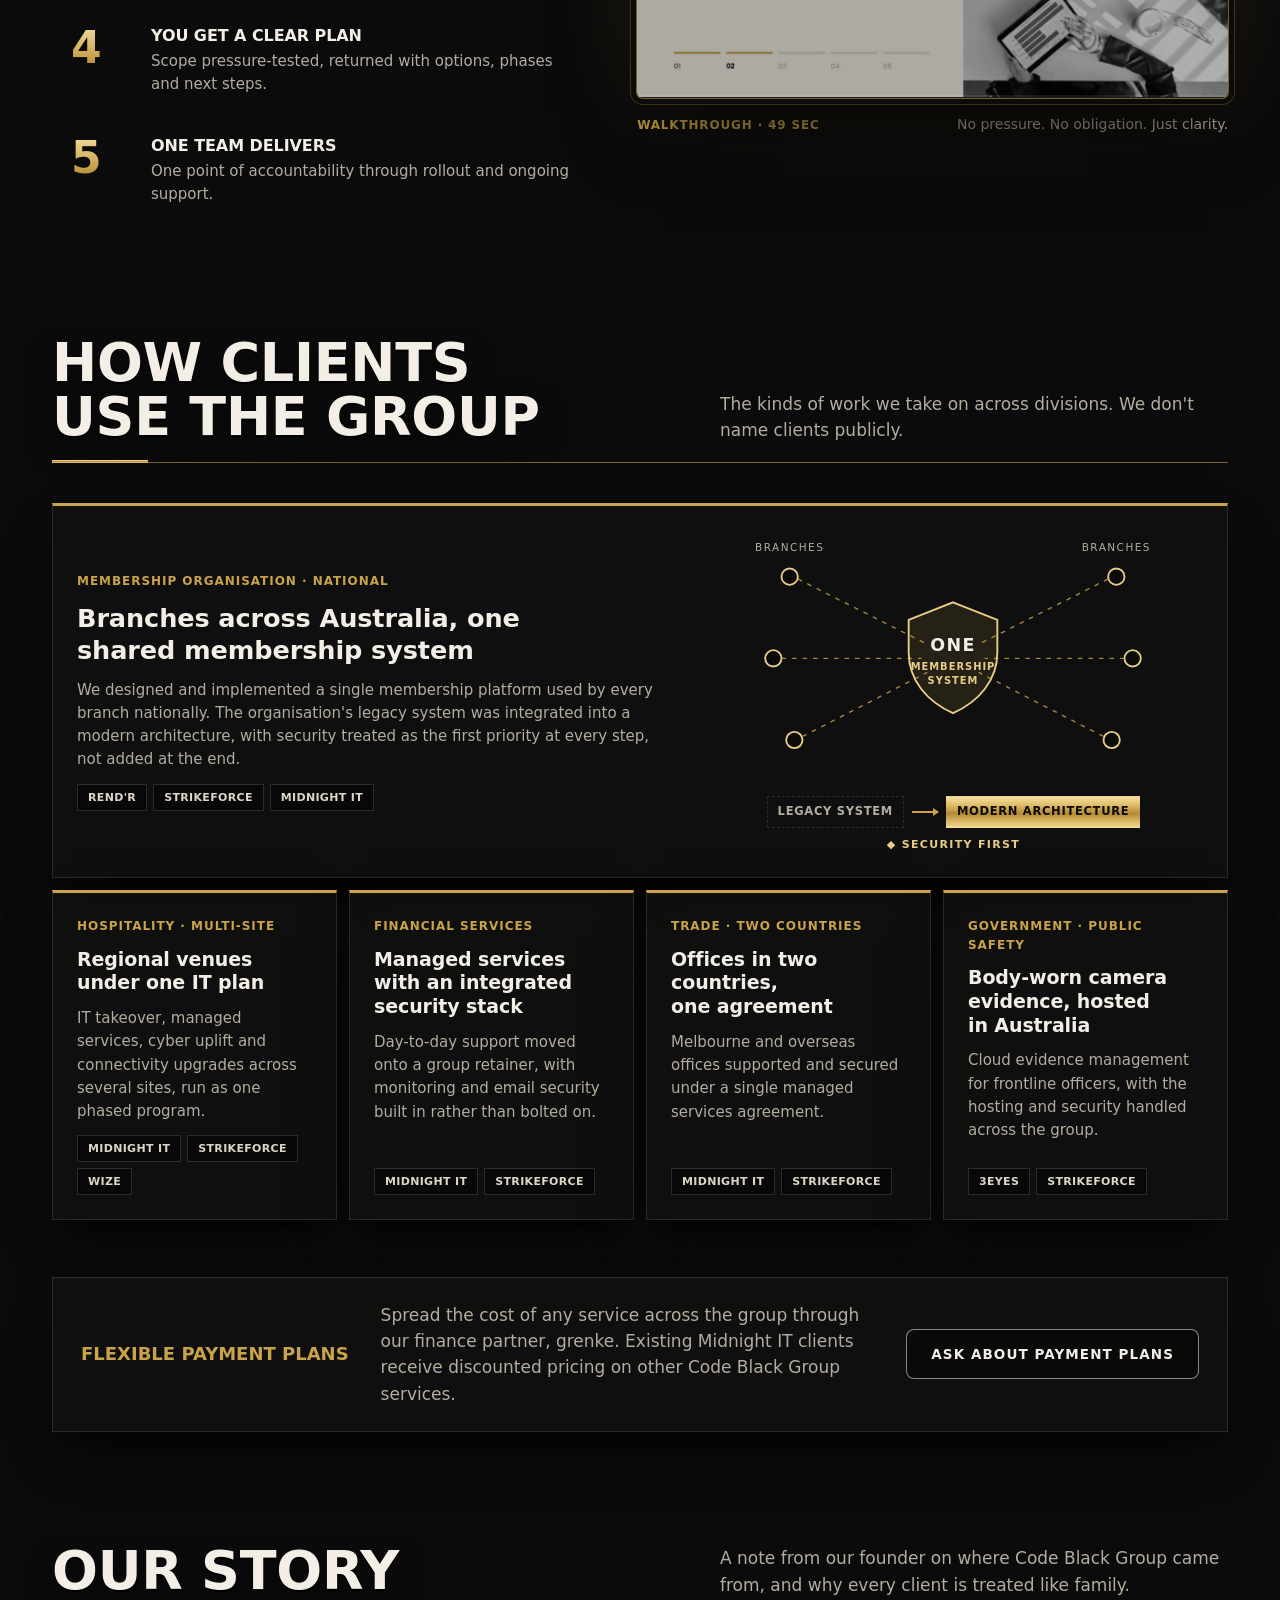
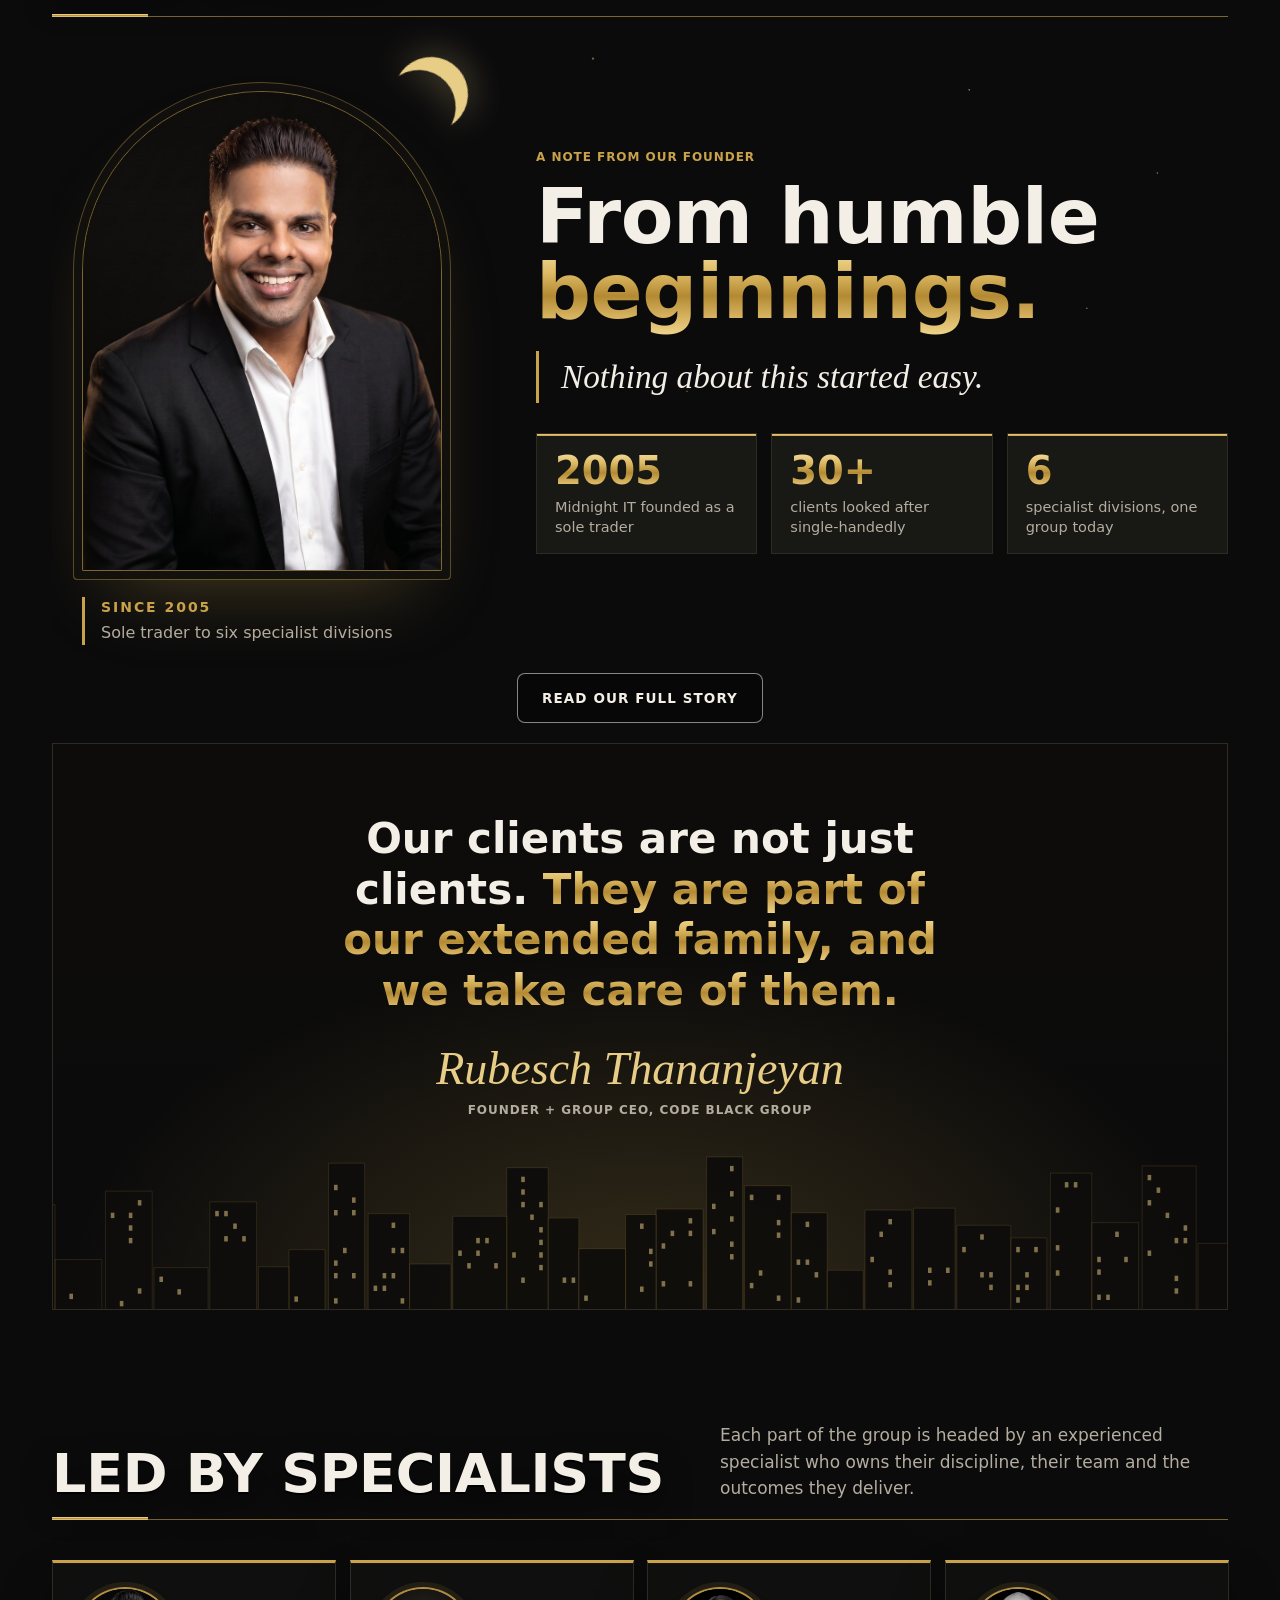
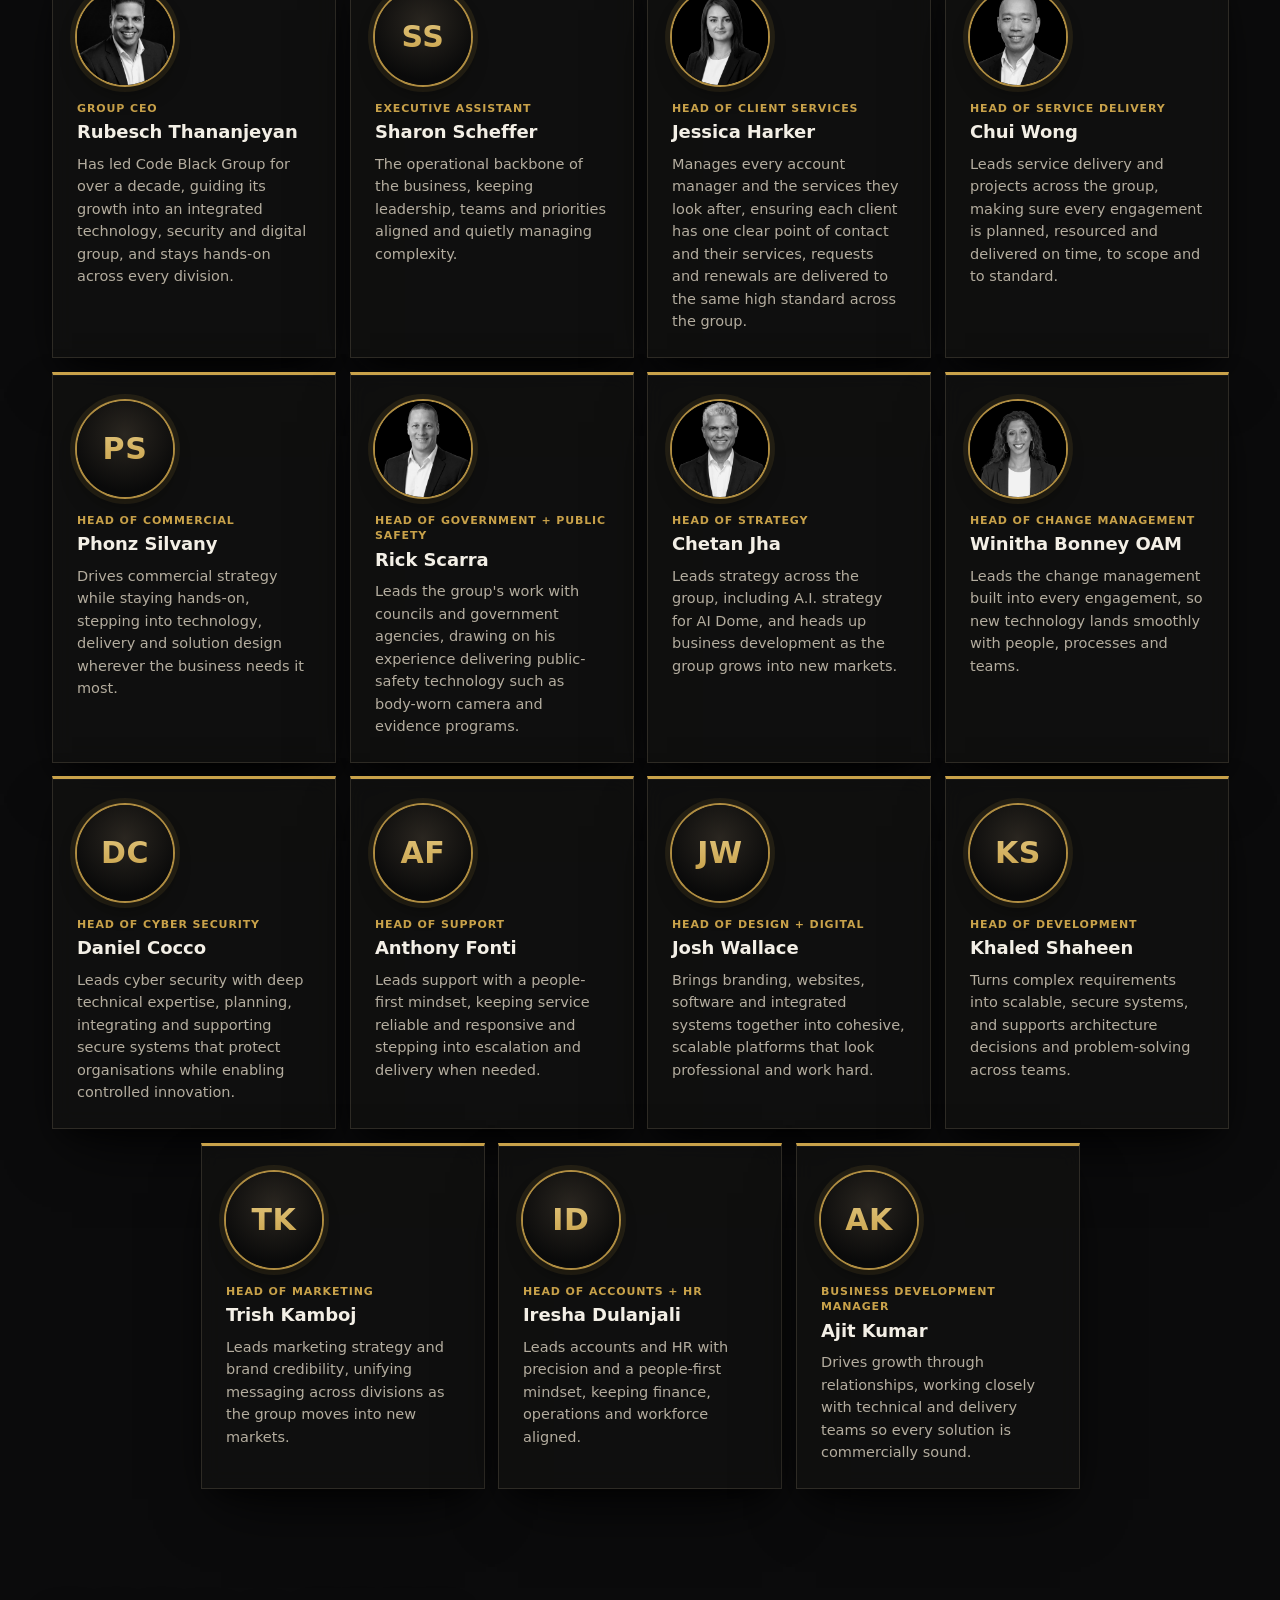
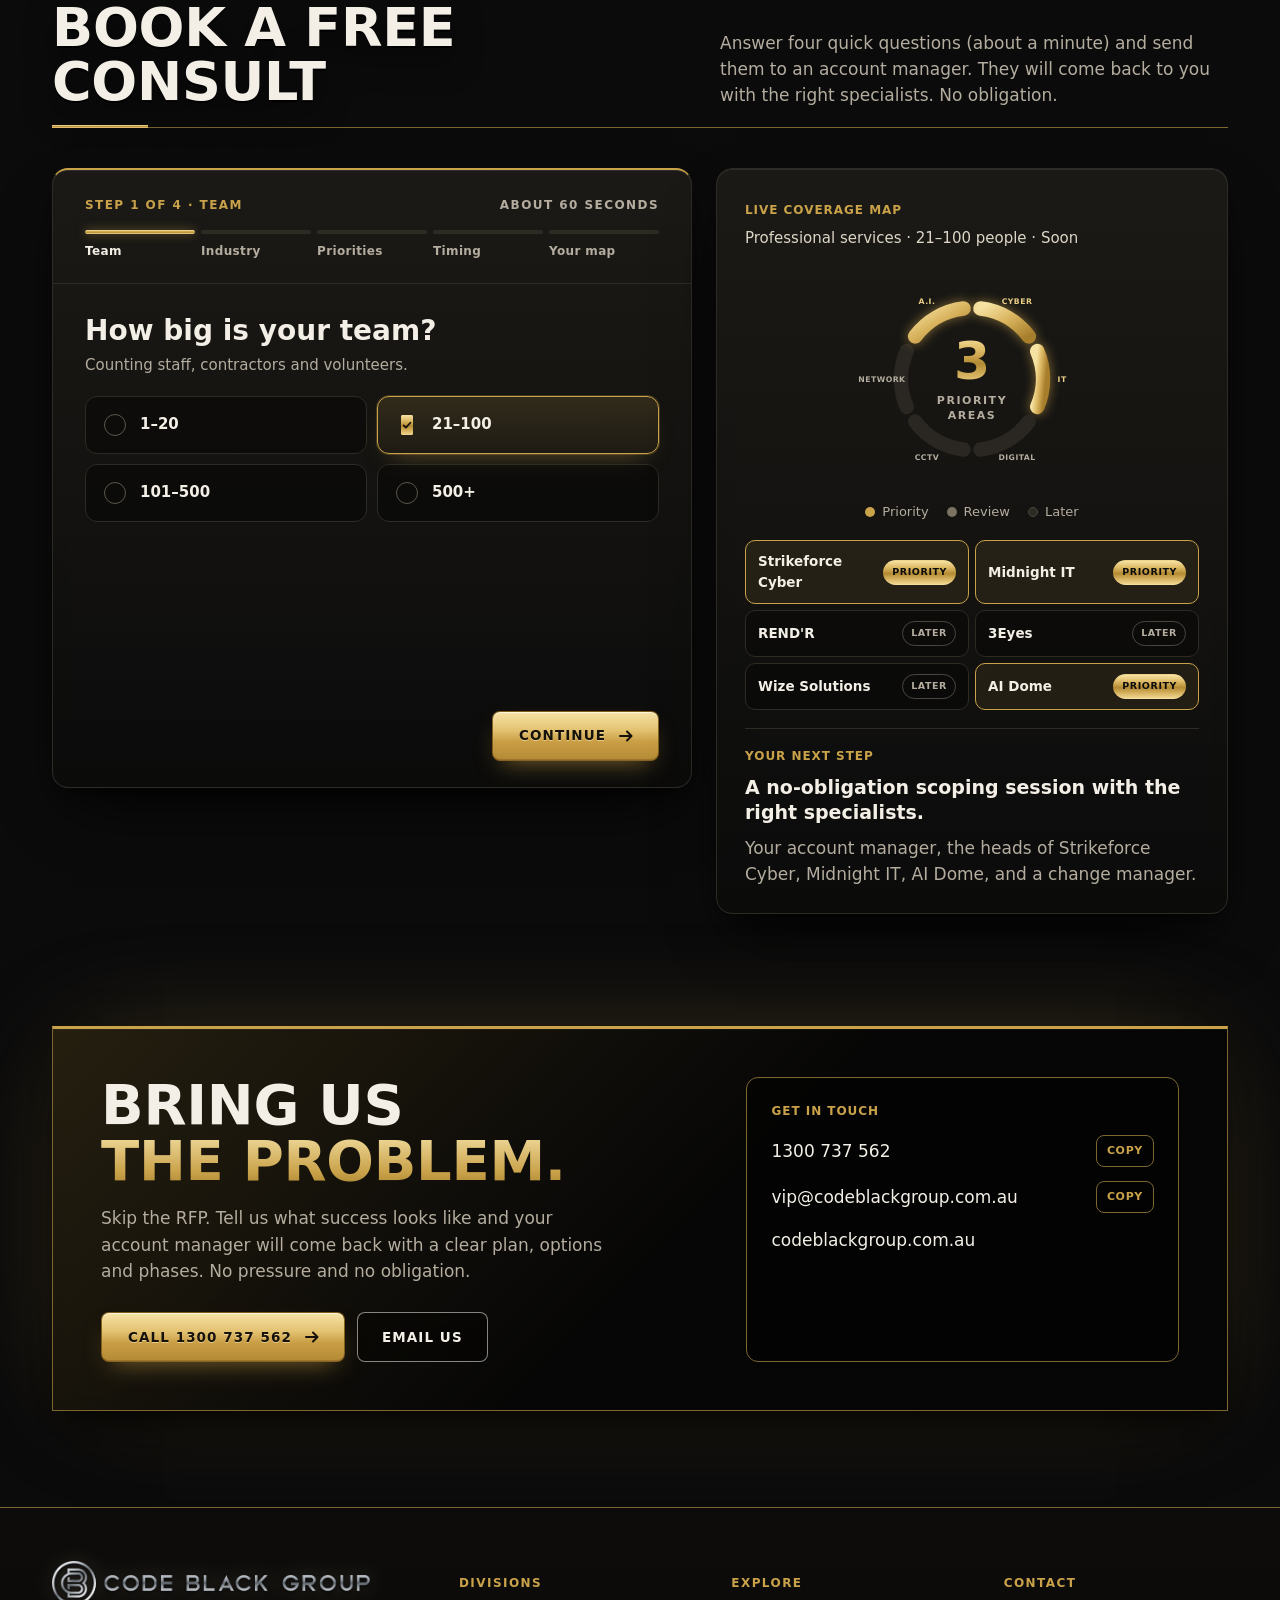
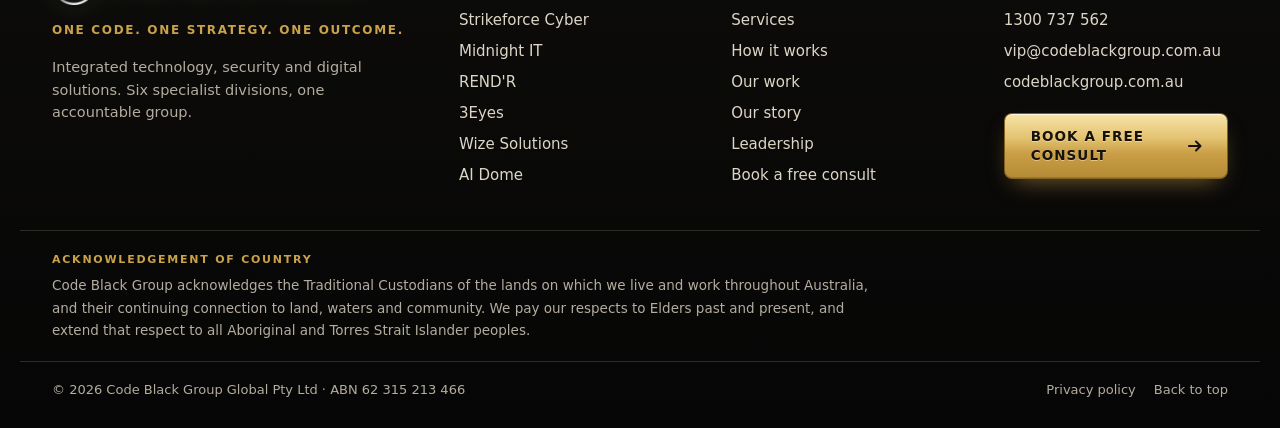
<file: business/index.before-optiond.html>
<!doctype html>
<html lang="en-AU">
<head>
<meta charset="utf-8">
<meta name="viewport" content="width=device-width,initial-scale=1,viewport-fit=cover">
<!-- security:start -->
<meta http-equiv="Content-Security-Policy" content="default-src 'self'; script-src 'self' 'sha256-LUwEIx4wpVZU0n/FF6vd0tcggKOgCAoKPhL05O3lNcM=' 'sha256-P14QSvJe4CnHMQJQ6L7VvJRkuqlFqhQl/doTKHkUGMw=' https://*.hs-scripts.com https://*.hs-analytics.net https://*.hs-banner.com https://*.hscollectedforms.net https://*.hsadspixel.net https://*.usemessages.com https://*.hubspot.com https://*.hsforms.net; style-src 'self' 'unsafe-inline' https://fonts.googleapis.com; font-src 'self' data: https://fonts.gstatic.com; img-src 'self' data: https://codeblackgroup.com.au https://*.hubspot.com https://*.hubspot.net https://*.hsforms.com https://*.hs-analytics.net https://*.hs-banner.com; media-src 'self'; connect-src 'self' https://golden-shield.onrender.com https://*.hubspot.com https://*.hubapi.com https://*.hs-banner.com https://*.hscollectedforms.net https://*.hsforms.com https://*.hs-analytics.net https://*.hubspot.net https://*.usemessages.com; worker-src 'self' blob:; frame-src https://*.hubspot.com https://*.hsforms.net https://*.hsforms.com https://*.usemessages.com; object-src 'none'; base-uri 'self'; form-action 'self'; upgrade-insecure-requests">
<meta name="referrer" content="strict-origin-when-cross-origin">
<script src="../assets/guard.js"></script>
<!-- security:end -->
<meta name="description" content="Code Black Group brings cyber security, A.I., managed IT, digital, surveillance and connectivity together under one accountable group. One Code. One Strategy. One Outcome.">
<link rel="canonical" href="https://codeblackgroup-website.onrender.com/">
<meta property="og:type" content="website">
<meta property="og:site_name" content="Code Black Group">
<meta property="og:url" content="https://codeblackgroup-website.onrender.com/">
<meta property="og:title" content="Code Black Group | All Angles Covered">
<meta property="og:description" content="Cyber, A.I., IT, digital, surveillance and connectivity. Six specialist divisions, one accountable group.">
<meta property="og:image" content="https://codeblackgroup-website.onrender.com/img/share-card.jpg">
<meta property="og:image:width" content="1200">
<meta property="og:image:height" content="630">
<meta property="og:image:alt" content="Code Black Group: All angles covered">
<meta name="twitter:card" content="summary_large_image">
<meta name="twitter:title" content="Code Black Group | All Angles Covered">
<meta name="twitter:description" content="Six specialist divisions. One accountable group.">
<meta name="twitter:image" content="https://codeblackgroup-website.onrender.com/img/share-card.jpg">
<meta name="theme-color" content="#0b0b0c">
<link rel="icon" href="../logos/cbg-mark-white.svg" type="image/svg+xml">
<title>Code Black Group | All Angles Covered</title>
<link rel="preload" as="image" href="../img/hero-melbourne.jpg">
<link rel="preload" as="font" type="font/woff2" href="../fonts/orbitron-900.woff2" crossorigin>
<link rel="preconnect" href="https://fonts.googleapis.com">
<link rel="stylesheet" href="https://fonts.googleapis.com/css2?family=Playfair+Display:ital,wght@1,500&family=Poppins:wght@300;400;500;700;900&family=Source+Sans+3:wght@400;600;700&display=swap">
<style>
/* Layout: black + gold toolkit grammar with depth. A live gold light-grid sits behind glass panels; films play in place on tilted screens. */
:root{
  --ground:#0b0b0c; --glass:rgba(18,18,17,.74); --glass-strong:rgba(14,14,13,.9); --tile:rgba(28,27,23,.82); --line:#2e2b25;
  --ivory:#f3efe6; --muted:#b4ad9f; --soft:#ddd6c7;
  --gold:#c9a24a; --gold-hi:#e8cd87; --gold-dim:#7d6630; --gold-deep:#8a6b24;
  --on-gold:#0b0b0c;
  --metal:linear-gradient(180deg,#fff5cf 0%,#f3d98f 12%,#d9b257 28%,#a87d27 44%,#6f4d14 50%,#9c7425 56%,#e5c472 72%,#c09335 86%,#7a5718 100%);
  --metal-flat:linear-gradient(180deg,#f6e2a2 0%,#dcb862 30%,#b38a33 55%,#d6b25f 78%,#f0d68f 100%);
  --silver-icon:linear-gradient(140deg,#ffffff 0%,#eef1f4 16%,#b9c0c7 34%,#6b7178 48%,#8f969e 56%,#dfe3e7 72%,#f7f9fa 80%,#9aa1a8 100%);
  --silver:linear-gradient(180deg,#ffffff 0%,#eef1f4 12%,#cdd2d8 28%,#939aa2 44%,#5e646b 50%,#8a9199 56%,#d8dde2 72%,#aeb4bb 86%,#70767d 100%);
  --shine:linear-gradient(110deg,rgba(255,255,255,0) 0%,rgba(255,255,255,0) 39%,rgba(255,246,220,.75) 44.5%,rgba(255,255,255,1) 48%,rgba(255,255,255,1) 52%,rgba(255,246,220,.75) 55.5%,rgba(255,255,255,0) 61%,rgba(255,255,255,0) 100%);
  --sheen:linear-gradient(105deg,rgba(255,255,255,0) 0%,rgba(255,255,255,0) 40%,rgba(255,250,228,.95) 50%,rgba(255,255,255,0) 60%,rgba(255,255,255,0) 100%);
  --display:"Poppins",system-ui,"Segoe UI",sans-serif;
  --text:"Source Sans 3","Source Sans Pro",system-ui,"Segoe UI",sans-serif;
  --wrap:1240px;
  --depth:0 1px 0 rgba(255,255,255,.04) inset,0 30px 60px -20px rgba(0,0,0,.85),0 12px 24px -12px rgba(0,0,0,.7);
  color-scheme:dark;
}
*{box-sizing:border-box}
[hidden]{display:none!important}
html{scroll-behavior:smooth;scroll-padding-top:84px}
body{background:var(--ground);color:var(--ivory);font-family:var(--text);font-size:17px;line-height:1.55;-webkit-font-smoothing:antialiased;overflow-x:hidden}
body::before{content:"";position:fixed;inset:0 0 auto;height:env(safe-area-inset-top,0px);z-index:60;background:var(--ground)}
#bg{position:fixed;inset:0;width:100%;height:100%;z-index:0;pointer-events:none;display:block}
.page{position:relative;z-index:1}
h1,h2,h3,h4{font-family:var(--display);font-weight:700;margin:0;text-wrap:balance;letter-spacing:-0.005em}
p{margin:0}
a{color:inherit}
img{max-width:100%;display:block}
button{font:inherit;color:inherit}
:focus-visible{outline:2px solid var(--gold);outline-offset:3px}
.metal{position:relative;display:inline-block;color:#3d2b0c;-webkit-text-fill-color:#3d2b0c;text-shadow:0 1px 0 #6e5019,0 2px 0 #60451a,0 3px 0 #523a12,0 4px 0 #46310f,0 5px 0 #3a280b,0 6px 1px rgba(0,0,0,.55),0 10px 18px rgba(0,0,0,.6),0 0 34px rgba(201,162,74,.22)}
.metal::after{content:attr(data-text);content:attr(data-text) / "";position:absolute;inset:0;white-space:inherit;background:var(--sheen) no-repeat,var(--metal);background-size:280% 100%,100% 100%;background-position:160% 0,0 0;-webkit-background-clip:text;background-clip:text;color:transparent;-webkit-text-fill-color:transparent;text-shadow:none;animation:sheen 7s ease-in-out infinite;pointer-events:none}
.metal:not([data-text]){color:transparent;-webkit-text-fill-color:transparent;background:var(--metal);-webkit-background-clip:text;background-clip:text}
@keyframes sheen{0%,55%{background-position:160% 0,0 0}85%,100%{background-position:-60% 0,0 0}}
/* metallic gold logo: the SVG is used as a mask over a polished-gold fill */
.goldwrap{display:inline-block;line-height:0;filter:drop-shadow(0 -1px 0 rgba(255,244,205,.45)) drop-shadow(0 2px 1px rgba(0,0,0,.85)) drop-shadow(0 0 12px rgba(201,162,74,.35))}
.goldlogo{display:block;background:var(--shine) no-repeat,var(--metal);background-size:300% 100%,100% 100%;background-position:170% 0,0 0;-webkit-mask:var(--src) center/contain no-repeat;mask:var(--src) center/contain no-repeat;animation:shine 4.8s cubic-bezier(.45,.05,.35,1) infinite}
.goldwrap{animation:glint 4.8s cubic-bezier(.45,.05,.35,1) infinite}
#intro .goldwrap{animation:none}
@keyframes shine{0%,48%{background-position:170% 0,0 0,0 0}78%,100%{background-position:-70% 0,0 0,0 0}}
@keyframes glint{0%,52%,82%,100%{filter:drop-shadow(0 -1px 0 rgba(255,244,205,.45)) drop-shadow(0 2px 1px rgba(0,0,0,.85)) drop-shadow(0 0 12px rgba(201,162,74,.35))}64%{filter:drop-shadow(0 -1px 0 rgba(255,250,230,.7)) drop-shadow(0 2px 1px rgba(0,0,0,.85)) drop-shadow(0 0 22px rgba(255,236,190,.7))}}
.goldlogo.mark{--src:url("../logos/cbg-mark-white.svg")}
/* exact original CBG logo (white), with the shine passing through it */
.cbglogo{display:block;background:var(--shine) no-repeat,#ffffff;background-size:300% 100%,100% 100%;background-position:170% 0,0 0;-webkit-mask:var(--src) center/contain no-repeat;mask:var(--src) center/contain no-repeat;animation:shine 4.8s cubic-bezier(.45,.05,.35,1) infinite}
.cbglogo.icon{--src:url("../logos/cbg-icon-white.png")}
.cbglogo.oneline{--src:url("../logos/cbg-lockup-oneline-white.png");background:var(--shine) no-repeat,var(--silver-icon) no-repeat,var(--silver);background-size:300% 100%,13.9% 100%,100% 100%;background-position:170% 0,0 0,0 0;background-repeat:no-repeat}
.cbglogo.stacked{--src:url("../logos/cbg-logo-stacked-white.png");background:var(--shine) no-repeat,linear-gradient(180deg,#fff 0%,#fff 71.2%,#ffffff 72%,#eef1f4 74.6%,#cdd2d8 79.3%,#939aa2 83.9%,#5e646b 85.6%,#8a9199 87.3%,#d8dde2 91.9%,#aeb4bb 96%,#70767d 100%) no-repeat;background-size:300% 100%,100% 100%;background-position:170% 0,0 0}
/* header: original icon (white) + CODE BLACK GROUP in metallic silver; one shine crosses the whole logo */
.cbglogo.lockup{--src:url("../logos/cbg-lockup-horizontal-white.png");background:var(--shine) no-repeat,var(--silver-icon) no-repeat,var(--silver);background-size:300% 100%,20.5% 100%,100% 100%;background-position:170% 0,0 0,0 0;background-repeat:no-repeat}
.whitewrap{display:inline-block;line-height:0;filter:drop-shadow(0 2px 2px rgba(0,0,0,.7)) drop-shadow(0 0 10px rgba(255,236,200,.18));animation:glintw 4.8s cubic-bezier(.45,.05,.35,1) infinite}
@keyframes glintw{0%,52%,82%,100%{filter:drop-shadow(0 2px 2px rgba(0,0,0,.7)) drop-shadow(0 0 10px rgba(255,236,200,.18))}64%{filter:drop-shadow(0 2px 2px rgba(0,0,0,.7)) drop-shadow(0 0 20px rgba(255,236,200,.55))}}
.person .mono.metal::after{display:grid;place-items:center}
.goldlogo.lockup{--src:url("../logos/cbg-header-lockup-white.svg");background:var(--shine) no-repeat,var(--metal) no-repeat,var(--silver);background-size:300% 100%,14.7% 100%,100% 100%;background-position:170% 0,0 0,0 0}
/* silver metallic text (the CODE BLACK GROUP wordmark) */
.metal.silver{color:#2c3034;-webkit-text-fill-color:#2c3034;text-shadow:0 1px 0 #6b7178,0 2px 0 #5a5f65,0 3px 0 #4a4f54,0 4px 0 #3c4044,0 5px 1px rgba(0,0,0,.55),0 10px 18px rgba(0,0,0,.6),0 0 30px rgba(220,226,232,.12)}
.metal.silver::after{background-image:var(--sheen),var(--silver);background-repeat:no-repeat;background-size:280% 100%,100% 100%;background-position:160% 0,0 0;-webkit-background-clip:text;background-clip:text}
.wrap{max-width:var(--wrap);margin:0 auto;padding-left:max(16px,env(safe-area-inset-left,0px));padding-right:max(16px,env(safe-area-inset-right,0px))}
@media (min-width:720px){.wrap{padding-left:max(32px,env(safe-area-inset-left,0px));padding-right:max(32px,env(safe-area-inset-right,0px))}}
.label{font-family:var(--display);font-size:12px;font-weight:700;letter-spacing:.08em;text-transform:uppercase;color:var(--gold)}
.muted{color:var(--muted)}
.chev{list-style:none;margin:0;padding:0;display:grid;gap:10px}
.chev li{padding-left:22px;position:relative;color:var(--soft);font-weight:600}
.chev li::before{content:"\00bb";position:absolute;left:0;font-weight:700;color:var(--gold)}
.pill{display:inline-flex;align-items:center;gap:8px;border:1px solid var(--gold);color:var(--gold);border-radius:999px;padding:7px 16px;font-family:var(--display);font-size:13px;letter-spacing:.03em;background:rgba(0,0,0,.4);backdrop-filter:blur(6px)}
.btn{position:relative;overflow:hidden;isolation:isolate;display:inline-flex;align-items:center;justify-content:center;gap:12px;min-height:50px;padding:13px 24px 13px 26px;font-family:var(--display);font-size:13.5px;font-weight:700;letter-spacing:.08em;text-transform:uppercase;text-decoration:none;border:1px solid rgba(122,87,24,.9);border-radius:8px;background:linear-gradient(180deg,#f7e4a8 0%,#e3c271 38%,#c99e45 62%,#b48a35 100%);color:#16110a;cursor:pointer;text-shadow:0 1px 0 rgba(255,240,200,.5);box-shadow:inset 0 1px 0 rgba(255,251,232,.85),inset 0 -1px 0 rgba(110,76,18,.35),0 10px 24px -10px rgba(201,162,74,.65),0 2px 6px rgba(0,0,0,.45);transition:transform .2s ease,box-shadow .2s ease,filter .2s ease}
.btn::after{content:"";position:absolute;inset:0;z-index:-1;background:var(--sheen) no-repeat;background-size:260% 100%;background-position:160% 0;transition:background-position .9s ease}
.btn:not(.ghost)::before{content:"";order:2;flex:none;width:16px;height:16px;background:currentColor;-webkit-mask:url("data:image/svg+xml,%3Csvg xmlns='http://www.w3.org/2000/svg' viewBox='0 0 16 16' fill='none' stroke='black' stroke-width='2' stroke-linecap='round' stroke-linejoin='round'%3E%3Cpath d='M2 8h11M9 3.5 13.5 8 9 12.5'/%3E%3C/svg%3E") center/contain no-repeat;mask:url("data:image/svg+xml,%3Csvg xmlns='http://www.w3.org/2000/svg' viewBox='0 0 16 16' fill='none' stroke='black' stroke-width='2' stroke-linecap='round' stroke-linejoin='round'%3E%3Cpath d='M2 8h11M9 3.5 13.5 8 9 12.5'/%3E%3C/svg%3E") center/contain no-repeat;transition:transform .25s ease}
.btn:hover::after{background-position:-60% 0}
.btn:hover{transform:translateY(-2px);filter:brightness(1.05);box-shadow:inset 0 1px 0 rgba(255,251,232,.9),inset 0 -1px 0 rgba(110,76,18,.35),0 16px 32px -12px rgba(201,162,74,.8),0 3px 8px rgba(0,0,0,.5)}
.btn:not(.ghost):hover::before{transform:translateX(4px)}
.btn:focus-visible{outline:2px solid var(--gold-hi);outline-offset:3px}
.btn:active{transform:translateY(0)}
.btn.ghost{background:rgba(0,0,0,.35);color:var(--ivory);border:1px solid rgba(243,239,230,.55);box-shadow:none;text-shadow:none;backdrop-filter:blur(6px);padding-inline:24px}
.btn.ghost:hover{background:var(--ivory);color:var(--on-gold)}
.play-ico{width:16px;height:16px;flex:none}

/* ---------- glass + depth ---------- */
.glass{background:var(--glass);backdrop-filter:blur(10px) saturate(120%);-webkit-backdrop-filter:blur(10px) saturate(120%);border:1px solid var(--line);box-shadow:var(--depth)}
.tilt{transform-style:preserve-3d;transition:transform .25s ease-out,box-shadow .25s;will-change:transform;position:relative}
.tilt::after{content:"";position:absolute;inset:0;pointer-events:none;background:radial-gradient(circle at var(--mx,50%) var(--my,0%),rgba(232,205,135,.14),transparent 45%);opacity:0;transition:opacity .25s}
.tilt.on::after{opacity:1}

/* ---------- screens (embedded films) ---------- */
.stage{perspective:1600px;perspective-origin:50% 40%}
.screen{position:relative;transform-style:preserve-3d;transform:rotateY(var(--ry,-10deg)) rotateX(var(--rx,4deg));transition:transform .4s cubic-bezier(.2,.7,.2,1);border-radius:6px}
.screen.flat{--ry:0deg;--rx:0deg}
.screen .frame{position:relative;border-radius:6px;overflow:hidden;background:#000;box-shadow:0 0 0 1px rgba(201,162,74,.55),0 0 0 6px rgba(10,10,10,.95),0 0 0 7px rgba(201,162,74,.25),0 40px 80px -20px rgba(0,0,0,.95),0 0 90px -10px rgba(201,162,74,.22)}
.screen video{display:block;width:100%;aspect-ratio:16/9;background:transparent;object-fit:cover;opacity:.7;transition:opacity .3s}
.screen video:fullscreen,.screen video:-webkit-full-screen{opacity:1;background:#000}
.screen .frame{background:rgba(6,6,6,.15)!important;backdrop-filter:none}
.screen .glare{position:absolute;inset:0;pointer-events:none;background:linear-gradient(115deg,rgba(255,255,255,.10) 0%,rgba(255,255,255,0) 32%,rgba(255,255,255,0) 70%,rgba(255,255,255,.04) 100%)}
.screen .reflect{position:absolute;left:4%;right:4%;top:100%;height:60px;margin-top:14px;background:radial-gradient(ellipse at 50% 0%,rgba(201,162,74,.28),transparent 70%);filter:blur(8px);transform:rotateX(70deg);pointer-events:none}
.vbar{position:absolute;left:0;right:0;bottom:0;display:flex;align-items:center;gap:8px;padding:10px 12px;background:linear-gradient(0deg,rgba(0,0,0,.85),rgba(0,0,0,0));opacity:0;transition:opacity .2s}
.screen:hover .vbar,.screen:focus-within .vbar,.screen.muted-hint .vbar{opacity:1}
@media (hover:none){.vbar{opacity:1}}
.vbar button{min-height:36px;min-width:36px;display:inline-flex;align-items:center;justify-content:center;gap:6px;padding:0 10px;border:1px solid rgba(201,162,74,.6);background:rgba(0,0,0,.55);color:var(--gold);font-family:var(--display);font-size:11px;font-weight:700;letter-spacing:.06em;cursor:pointer}
.vbar button:hover{background:var(--gold);color:var(--on-gold)}
.vbar .t{margin-left:auto;font-family:var(--display);font-size:12px;color:var(--soft);letter-spacing:.04em;text-shadow:0 1px 2px #000}
.vprog{position:absolute;left:0;right:0;bottom:0;height:3px;background:rgba(255,255,255,.08)}
.vprog i{display:block;height:100%;width:0;background:var(--gold)}
.vcap{display:flex;justify-content:space-between;gap:12px;margin-top:16px;font-size:14px;color:var(--muted)}
.vcap b{font-family:var(--display);font-size:12px;letter-spacing:.07em;color:var(--gold)}
@media (max-width:920px){.screen{--ry:0deg!important;--rx:0deg!important}}

/* ---------- header ---------- */
.site-head{position:sticky;top:env(safe-area-inset-top,0px);z-index:50;background:rgba(9,9,10,.82);backdrop-filter:blur(12px);-webkit-backdrop-filter:blur(12px);border-bottom:1px solid var(--gold-dim)}
.site-head .wrap{display:flex;align-items:center;gap:20px;min-height:68px;flex-wrap:wrap;padding-block:10px}
.brand{display:flex;align-items:center;gap:14px;text-decoration:none}
.brand img{height:30px;width:auto}
.nav{display:flex;gap:4px 22px;margin-left:auto;font-family:var(--display);font-size:13px;font-weight:500;letter-spacing:.05em;flex-wrap:wrap;color:var(--soft)}
.nav a{text-decoration:none;padding:6px 0;border-bottom:1.5px solid transparent}
.nav a:hover{border-bottom-color:var(--gold);color:var(--ivory)}
.site-head .btn{min-height:42px;padding:10px 18px;font-size:12.5px;gap:10px;flex:none;white-space:nowrap}.site-head .btn::before{display:none}
.head-phone{display:none;align-items:center;gap:8px;font-family:var(--display);font-size:13px;font-weight:600;letter-spacing:.04em;color:var(--soft);text-decoration:none;white-space:nowrap}
.head-phone svg{color:var(--gold)}
.head-phone:hover{color:var(--gold-hi)}
@media (min-width:1360px){.head-phone{display:inline-flex}}
.sr{position:absolute;width:1px;height:1px;overflow:hidden;clip:rect(0 0 0 0);white-space:nowrap}
.menu-btn{display:none;position:relative;width:46px;height:46px;margin-left:10px;border:1px solid var(--gold-dim);background:rgba(0,0,0,.4);cursor:pointer;flex-direction:column;align-items:center;justify-content:center;gap:5px}
.menu-btn span{display:block;width:20px;height:2px;background:var(--gold);transition:transform .2s,opacity .2s}
.site-head.open .menu-btn span:nth-child(1){transform:translateY(7px) rotate(45deg)}
.site-head.open .menu-btn span:nth-child(2){opacity:0}
.site-head.open .menu-btn span:nth-child(3){transform:translateY(-7px) rotate(-45deg)}
@media (max-width:1080px){
  .nav{display:none;order:5;width:100%;flex-direction:column;gap:0;margin:4px 0 0;padding:0 0 8px;border-top:1px solid var(--line)}
  .site-head.open .nav{display:flex}
  .nav a{padding:14px 2px;border-bottom:1px solid var(--line);font-size:15px;letter-spacing:.04em}
  .nav a:hover{border-bottom-color:var(--line);color:var(--gold-hi)}
  .menu-btn{display:inline-flex}
  .site-head .btn{margin-left:auto}
}
@media (max-width:520px){.site-head .btn{display:none}.menu-btn{margin-left:auto}.brand .cbglogo.lockup{width:186px!important;height:38px!important}}

/* ---------- hero ---------- */
.hero{position:relative;overflow:hidden;isolation:isolate}
main>section,main>header,main>div{overflow-x:clip}
.hero-bg{position:absolute;inset:0;z-index:-1;background:url("../img/hero-melbourne.jpg") center 30%/cover no-repeat;opacity:.38;-webkit-mask-image:linear-gradient(180deg,#000 0%,#000 55%,transparent 100%);mask-image:linear-gradient(180deg,#000 0%,#000 55%,transparent 100%)}
.hero-bg::after{content:"";position:absolute;inset:0;background:linear-gradient(90deg,rgba(6,6,6,.9) 0%,rgba(6,6,6,.45) 60%,rgba(6,6,6,.6) 100%)}
.hero .wrap{display:grid;grid-template-columns:minmax(0,1fr) minmax(0,1.05fr);gap:56px;align-items:center;padding-block:84px 96px}
@media (max-width:920px){.hero .wrap{grid-template-columns:1fr;padding-block:48px 64px;gap:40px}}
.hero h1{font-size:clamp(52px,8vw,106px);line-height:.92;letter-spacing:-.015em;margin-top:22px;text-shadow:0 2px 0 #000,0 18px 40px rgba(0,0,0,.6)}
.hero h1 .metal{margin-bottom:6px}
.hero .lead{font-family:var(--display);font-weight:700;font-size:clamp(18px,1.6vw,21px);line-height:1.4;margin-top:24px;max-width:34ch}
.hero .sub{color:var(--muted);margin-top:14px;max-width:46ch}
.hero .ctas{display:flex;flex-wrap:wrap;gap:12px;margin-top:32px}
@media (max-width:520px){.hero .ctas .btn,.ai .ctas .btn,.contact .ctas .btn{width:100%}}
.hero .screen{--ry:-14deg;--rx:5deg}

/* ---------- proof strip ---------- */
.proof{display:grid;grid-template-columns:repeat(4,minmax(0,1fr));gap:12px;perspective:1200px}
@media (max-width:760px){.proof{grid-template-columns:repeat(2,minmax(0,1fr))}}
.stat{padding:26px 24px}
.stat b{display:block;font-family:var(--display);font-size:clamp(34px,4vw,48px);line-height:1;font-variant-numeric:tabular-nums}
.stat span{display:block;margin-top:10px;color:var(--muted);font-size:15px;line-height:1.4}
.stat.gold{background:var(--sheen) no-repeat,var(--metal-flat);background-size:280% 100%,100% 100%;animation:sheen 9s ease-in-out infinite;border:1px solid #7a5718;box-shadow:0 1px 0 rgba(255,250,225,.7) inset,0 -3px 0 rgba(90,60,10,.4) inset,var(--depth);color:var(--on-gold)}
.stat.gold b{color:var(--on-gold)}
.stat.gold span{color:#2a2416}

/* ---------- sections ---------- */
.section{padding-block:112px 0}
@media (max-width:720px){.section{padding-block:72px 0}}
.sec-head{display:flex;flex-wrap:wrap;align-items:flex-end;gap:16px 40px;border-bottom:1px solid var(--gold-dim);padding-bottom:18px;margin-bottom:40px;position:relative}
.sec-head::after{content:"";position:absolute;left:0;bottom:-1px;width:96px;height:3px;background:var(--metal-flat)}
.sec-head h2{font-size:clamp(34px,4.6vw,54px);line-height:1;text-transform:uppercase;flex:1 1 420px;text-shadow:0 2px 0 #000,0 14px 30px rgba(0,0,0,.6)}
.sec-head p{flex:1 1 300px;color:var(--muted);max-width:48ch}
.eyebrow{display:block;margin-bottom:12px}

/* ---------- difference ---------- */
.toggle{display:inline-flex;border:1.5px solid var(--gold);background:rgba(0,0,0,.4)}
.toggle button{min-height:44px;padding:10px 18px;border:0;background:transparent;color:var(--gold);font-family:var(--display);font-size:13px;font-weight:700;letter-spacing:.04em;cursor:pointer}
.toggle button[aria-pressed="true"]{background:var(--metal-flat);color:var(--on-gold)}
.diff{display:grid;grid-template-columns:minmax(0,1.55fr) minmax(0,1fr);gap:40px;align-items:start}
.diff>div{min-width:0}
@media (max-width:920px){.diff{grid-template-columns:1fr}}
.diag{padding:28px}
.tree{display:flex;flex-direction:column;align-items:center;overflow-x:auto;padding-bottom:6px}
.node{border:1.5px solid var(--ivory);padding:12px 24px;font-family:var(--display);font-weight:700;font-size:14px;letter-spacing:.05em;text-align:center;background:rgba(0,0,0,.5)}
.node.solid{background:var(--metal-flat);border:0;color:var(--on-gold);box-shadow:0 10px 24px -8px rgba(201,162,74,.5)}
.node.soft{border-color:var(--gold-dim);font-size:12px;padding:10px 14px;color:var(--soft)}
.vline{width:1.5px;height:26px;background:var(--gold)}
.vline.soft{background:#5a564d}
.vrow{display:grid;grid-template-columns:repeat(6,minmax(92px,1fr));gap:8px;width:100%;min-width:600px;position:relative;padding-top:26px}
.vrow::before{content:"";position:absolute;top:0;left:8.33%;right:8.33%;height:1.5px;background:#5a564d}
.vrow>div{position:relative;border:1.5px dashed #5a564d;padding:12px 8px;text-align:center;background:rgba(0,0,0,.35)}
.vrow>div::before{content:"";position:absolute;left:50%;top:-27px;width:1.5px;height:26px;background:#5a564d}
.vrow b{display:block;font-family:var(--display);font-size:12px;letter-spacing:.03em;line-height:1.25}
.vrow small{display:block;margin-top:8px;color:var(--muted);font-size:13px;line-height:1.35}
.alert{display:flex;align-items:center;gap:12px;margin-top:22px;font-family:var(--display);font-weight:700;font-size:13px;letter-spacing:.03em}
.alert i{flex:none;width:34px;height:34px;border-radius:50%;background:var(--metal-flat);color:var(--on-gold);display:grid;place-items:center;font-style:normal;font-size:18px}
/* small screens: the six vendors stack as a 2-column chart on a central spine, so every box fits and its text shows in full */
@media (max-width:600px){
  .diag{padding:20px 16px}
  .tree{overflow:visible}
  .vrow{grid-template-columns:repeat(2,minmax(0,1fr));gap:12px 28px;min-width:0;padding-top:16px}
  .vrow::before{left:50%;right:auto;top:0;bottom:36px;width:1.5px;height:auto;margin-left:-.75px}
  .vrow>div{padding:12px 10px}
  .vrow>div::before{top:50%;width:14px;height:1.5px;left:auto;right:-15.5px}
  .vrow>div:nth-child(2n)::before{right:auto;left:-15.5px}
  .vrow b{font-size:12.5px}
  .vrow small{font-size:12.5px;margin-top:6px}
  .alert{font-size:12px;align-items:flex-start}
}
.grp{width:100%;border:1.5px solid var(--gold-dim);padding:14px;background:rgba(0,0,0,.35)}
.grp .label{text-align:center;margin-bottom:12px}
.grp-grid{display:grid;grid-template-columns:repeat(3,minmax(0,1fr));gap:6px}
@media (max-width:520px){.grp-grid{grid-template-columns:repeat(2,minmax(0,1fr))}}
.grp-grid div{background:rgba(28,27,23,.95);border-top:3px solid var(--gold);color:var(--ivory);padding:12px 8px;text-align:center;font-family:var(--display);font-weight:700;font-size:13px;line-height:1.25}
.grp-grid small{display:block;font-weight:400;font-size:11px;color:var(--muted);margin-top:4px;letter-spacing:.04em}
.pair{display:flex;gap:8px;flex-wrap:wrap;justify-content:center}
.diff-side{display:flex;flex-direction:column;gap:28px}
.diff-side h3{font-size:18px;text-transform:uppercase;margin-bottom:16px;color:var(--gold)}
.diff-side .chev{font-size:18px}
.diff-side .screen{--ry:-8deg;--rx:3deg}
.textlink{display:inline-flex;align-items:center;gap:10px;font-family:var(--display);font-size:13px;font-weight:700;letter-spacing:.05em;text-transform:uppercase;border:0;background:none;padding:0 0 4px;border-bottom:1.5px solid var(--gold);color:var(--gold);cursor:pointer;text-decoration:none}
.textlink:hover{color:var(--gold-hi);border-color:var(--gold-hi)}

/* ---------- ecosystem: hub-and-spoke ---------- */
.eco{position:relative;display:grid;grid-template-columns:minmax(0,1fr) 380px minmax(0,1fr);align-items:center;padding-block:8px}
.eco-links{position:absolute;inset:0;width:100%;height:100%;pointer-events:none;z-index:0;overflow:visible}
.eco-links path{fill:none;stroke:rgba(201,162,74,.22);stroke-width:1.2}
.eco-links path.live{stroke:var(--gold-hi);stroke-width:1.6;stroke-dasharray:5 9;animation:flow 1.1s linear infinite;filter:drop-shadow(0 0 4px rgba(232,205,135,.7))}
.eco-links circle{fill:#1a1813;stroke:rgba(201,162,74,.5);stroke-width:1.2}
.eco-links circle.live{fill:var(--gold-hi);stroke:var(--gold-hi);filter:drop-shadow(0 0 6px rgba(232,205,135,.9))}
@keyframes flow{to{stroke-dashoffset:-28}}
.eco .col{position:relative;z-index:1;display:flex;flex-direction:column;gap:18px;perspective:900px}
.col.l .tile:nth-child(odd){margin-left:52px}.col.l .tile:nth-child(2){margin-right:52px}
.col.r .tile:nth-child(odd){margin-right:52px}.col.r .tile:nth-child(2){margin-left:52px}
.tile{position:relative;display:grid;grid-template-columns:auto minmax(0,1fr) auto;align-items:center;gap:16px;width:auto;text-align:left;padding:18px 18px 18px 20px;min-height:88px;cursor:pointer;color:var(--ivory);border-radius:12px;border:1px solid var(--line);background:linear-gradient(180deg,rgba(34,32,27,.9),rgba(15,14,12,.92));box-shadow:inset 0 1px 0 rgba(255,255,255,.05),0 18px 34px -20px rgba(0,0,0,.9);transition:border-color .25s,box-shadow .25s,background .25s}
.tile .num{font-family:var(--display);font-size:12px;font-weight:700;letter-spacing:.08em;color:var(--gold-dim);transition:color .25s}
.tile .id{display:flex;flex-direction:column;gap:9px;min-width:0}
.tile .lg{height:26px;display:flex;align-items:center}
.tile .lg img{height:100%;width:auto;max-width:100%;object-fit:contain;object-position:left center;filter:grayscale(1) brightness(1.15) contrast(.9);opacity:.6;transition:filter .4s,opacity .4s}
.tile:hover .lg img{opacity:.85}
.tile[aria-pressed="true"] .lg img{filter:none;opacity:1}
.tile[data-id=midnight] .lg img{height:18px}.tile[data-id='3eyes'] .lg img{height:28px}.tile[data-id=rendr] .lg img{height:20px}.tile[data-id=wize] .lg img{height:30px}.tile[data-id=aidome] .lg img{height:30px;opacity:.95}
.tile .lg .wm{font-family:var(--display);font-weight:800;font-size:17px;letter-spacing:.14em;opacity:.85}
.tile .sub{display:flex;align-items:center;gap:8px;font-family:var(--body,inherit);font-size:13px;color:var(--muted);letter-spacing:.01em}
.tile .new{font-family:var(--display);font-size:9.5px;font-style:normal;font-weight:700;letter-spacing:.08em;border:1px solid var(--gold);border-radius:999px;padding:1px 7px;color:var(--gold)}
.tile .go{width:32px;height:32px;border-radius:50%;border:1px solid var(--line);display:grid;place-items:center;color:var(--muted);transition:all .25s}
.tile .go svg{width:14px;height:14px}
.col.l .tile .go svg{transform:scaleX(-1)}
.tile:hover{border-color:var(--gold-dim)}
.tile:hover .lg img{opacity:1}
.tile[aria-pressed="true"]{border-color:var(--gold);background:linear-gradient(180deg,rgba(52,44,26,.92),rgba(20,17,11,.94));box-shadow:inset 0 1px 0 rgba(255,236,190,.18),0 0 0 1px rgba(201,162,74,.25),0 22px 44px -20px rgba(201,162,74,.55)}
.tile[aria-pressed="true"] .num{color:var(--gold-hi)}
.tile[aria-pressed="true"] .lg img,.tile[aria-pressed="true"] .lg .wm{opacity:1}
.tile[aria-pressed="true"] .sub{color:var(--soft)}
.tile[aria-pressed="true"] .go{background:var(--metal-flat);border-color:transparent;color:var(--on-gold)}
.core{position:relative;z-index:1;display:flex;flex-direction:column;align-items:center;text-align:center}
.core .you,.core .cm{border:1px solid rgba(201,162,74,.45);border-radius:999px;padding:8px 16px;font-family:var(--display);font-size:11px;font-weight:700;letter-spacing:.12em;color:var(--ivory);background:rgba(10,10,9,.75);backdrop-filter:blur(6px)}
.core .cm{color:var(--soft);font-size:10.5px;white-space:nowrap}
@media (max-width:420px){.core .cm{white-space:normal;max-width:300px}}
.core .vline{height:30px;width:1px;background:linear-gradient(var(--gold-dim),var(--gold))}
.core .vline:last-of-type{background:linear-gradient(var(--gold),var(--gold-dim))}
.orbit{position:relative;width:290px;height:290px;display:grid;place-items:center;perspective:700px}
.orbit .ring{position:absolute;inset:0;border-radius:50%;border:1.5px solid rgba(201,162,74,.5);transform-style:preserve-3d}
.orbit .ring.a{animation:spinA 14s linear infinite}
.orbit .ring.b{inset:12px;border-color:rgba(201,162,74,.32);animation:spinB 20s linear infinite}
.orbit .ring.c{inset:-10px;border-style:dashed;border-color:rgba(201,162,74,.22);animation:spinC 30s linear infinite}
.orbit .ring::after{content:"";position:absolute;top:-5px;left:50%;width:9px;height:9px;margin-left:-4.5px;border-radius:50%;background:var(--gold-hi);box-shadow:0 0 14px 3px rgba(232,205,135,.7)}
.orbit::before{content:"";position:absolute;inset:-40px;border-radius:50%;background:radial-gradient(circle,rgba(201,162,74,.16) 0%,rgba(201,162,74,0) 62%);pointer-events:none}
@keyframes spinA{from{transform:rotateX(68deg) rotateZ(0)}to{transform:rotateX(68deg) rotateZ(360deg)}}
@keyframes spinB{from{transform:rotateY(64deg) rotateZ(0)}to{transform:rotateY(64deg) rotateZ(-360deg)}}
@keyframes spinC{from{transform:rotateX(-58deg) rotateY(24deg) rotateZ(0)}to{transform:rotateX(-58deg) rotateY(24deg) rotateZ(360deg)}}
.core .disc{position:relative;width:196px;height:196px;border-radius:50%;background:radial-gradient(circle at 35% 28%,#2e2a22 0%,#0c0c0b 62%);color:var(--ivory);border:1.5px solid var(--gold);box-shadow:0 0 0 10px rgba(201,162,74,.06),0 0 0 11px rgba(201,162,74,.18),0 30px 60px -10px rgba(0,0,0,.9),0 0 70px rgba(201,162,74,.22),inset 0 2px 0 rgba(255,255,255,.08);display:flex;flex-direction:column;align-items:center;justify-content:center;gap:12px;z-index:1}
.core .disc .cbglogo.icon{background:var(--shine) no-repeat,var(--silver-icon);background-size:300% 100%,100% 100%;background-repeat:no-repeat}
.core .disc small{font-family:var(--display);font-size:11px;font-weight:600;letter-spacing:.14em;text-transform:uppercase;color:var(--gold)}
@media (max-width:1180px){.core .disc small{font-size:9.5px;letter-spacing:.1em}.eco{grid-template-columns:minmax(0,1fr) 320px minmax(0,1fr)}.orbit{width:250px;height:250px}.core .disc{width:170px;height:170px}.col.l .tile:nth-child(odd){margin-left:28px}.col.l .tile:nth-child(2){margin-right:28px}.col.r .tile:nth-child(odd){margin-right:28px}.col.r .tile:nth-child(2){margin-left:28px}}
@media (max-width:920px){.eco{grid-template-columns:1fr 1fr;gap:14px}.eco-links{display:none}.eco .core{grid-column:1/-1;order:-1;margin-bottom:12px}.eco .col{display:contents}.eco .tile{margin:0!important}.col.l .tile .go svg{transform:none}}
@media (max-width:600px){.eco{grid-template-columns:1fr}.tile{min-height:76px;padding:14px 14px 14px 16px}}
.detail{display:grid;grid-template-columns:minmax(0,1fr) minmax(0,1.15fr);margin-top:44px;scroll-margin-top:96px;border-top:2px solid var(--gold);border-radius:14px;overflow:hidden}
@media (max-width:920px){.detail{grid-template-columns:1fr}}
.detail .copy{padding:36px;display:flex;flex-direction:column;gap:14px;min-width:0}
.detail .logo{min-height:56px;display:flex;align-items:center}
.detail .logo img{max-height:52px;width:auto;max-width:260px}
.detail .logo .wm{font-family:var(--display);font-weight:900;font-size:34px;letter-spacing:.02em}
.detail h3{font-size:26px}
.detail .copy p{color:var(--soft);font-size:18px}
.detail .copy .conn{color:var(--muted);font-size:16px}
.detail .copy a.site{align-self:flex-start;border-radius:8px;font-family:var(--display);font-size:13px;font-weight:700;border:1px solid var(--gold);color:var(--gold);padding:8px 14px;text-decoration:none}
.detail .copy a.site:hover{background:var(--gold);color:var(--on-gold)}
.detail .vidcol{padding:32px;min-width:0;display:flex;flex-direction:column;justify-content:center}
.detail .screen{--ry:-6deg;--rx:2deg}

/* ---------- discovery ---------- */
.lab{display:grid;grid-template-columns:minmax(0,1.25fr) minmax(0,1fr);gap:24px;align-items:start}
@media (max-width:980px){.lab{grid-template-columns:1fr}}
.wiz,.lab .res{border:1px solid var(--line);border-radius:16px;background:linear-gradient(180deg,rgba(30,28,24,.88),rgba(12,12,11,.92));backdrop-filter:blur(10px);-webkit-backdrop-filter:blur(10px);box-shadow:inset 0 1px 0 rgba(255,255,255,.05),var(--depth)}
.wiz{display:flex;flex-direction:column;min-height:620px;overflow:hidden;border-top:2px solid var(--gold)}
.wiz-top{padding:26px 32px 22px;border-bottom:1px solid var(--line)}
.wiz-meta{display:flex;justify-content:space-between;gap:12px;font-family:var(--display);font-size:12px;font-weight:700;letter-spacing:.12em;text-transform:uppercase}
.wiz-count{color:var(--gold)}.wiz-time{color:var(--muted)}
.wiz-steps{list-style:none;margin:16px 0 0;padding:0;display:grid;grid-template-columns:repeat(5,minmax(0,1fr));gap:6px}
.wiz-steps button{width:100%;display:flex;flex-direction:column;align-items:flex-start;gap:8px;background:none;border:0;padding:0;cursor:pointer;color:var(--muted);font-family:var(--display);font-size:12px;font-weight:600;letter-spacing:.03em;text-align:left}
.wiz-steps button::before{content:"";display:block;width:100%;height:4px;border-radius:4px;background:#2e2b25;transition:background .3s}
.wiz-steps i{display:none}
.wiz-steps li.done button{color:var(--soft)}.wiz-steps li.done button::before{background:var(--gold-dim)}
.wiz-steps li.cur button{color:var(--ivory)}.wiz-steps li.cur button::before{background:var(--metal-flat);box-shadow:0 0 10px rgba(201,162,74,.5)}
.wiz-body{flex:1;padding:30px 32px 10px;position:relative}
@media (max-width:560px){.wiz-steps span{display:none}.wiz-steps{margin-top:12px}.wiz-top{padding:20px 20px 16px}.wiz-body{padding:24px 20px 6px}.wiz-nav{padding:14px 20px 22px}.wiz{min-height:0}.lab .res{padding:22px 20px}}
.qstep{border:0;margin:0;padding:0;min-width:0;animation:stepIn .35s ease both}
@keyframes stepIn{from{opacity:0;transform:translateY(10px)}to{opacity:1;transform:none}}
.qstep legend,.qstep-h{display:block;font-family:var(--display);font-weight:700;font-size:clamp(22px,2.2vw,28px);line-height:1.2;padding:0;margin:0 0 22px;color:var(--ivory);outline:none}
.qstep legend small{display:block;font-family:var(--text);font-weight:400;font-size:15px;color:var(--muted);margin-top:8px}
.qstep-sub{color:var(--muted);margin:-12px 0 20px}
.opts{display:grid;gap:10px}
.opts.cols-2{grid-template-columns:repeat(2,minmax(0,1fr))}
.opts.cols-1{grid-template-columns:1fr}
@media (max-width:560px){.opts.cols-2{grid-template-columns:1fr}}
.opt{position:relative;display:flex;align-items:center;gap:14px;min-height:58px;padding:14px 18px;border:1px solid var(--line);border-radius:12px;background:rgba(0,0,0,.35);color:var(--ivory);font-family:var(--display);font-size:15px;font-weight:600;text-align:left;cursor:pointer;transition:border-color .2s,background .2s,transform .2s,box-shadow .2s}
.opt::before{content:"";flex:none;width:20px;height:20px;border-radius:50%;border:1.5px solid #5b564b;transition:all .2s}
#q-ch .opt::before{border-radius:6px}
.opt:hover{border-color:var(--gold-dim);transform:translateY(-1px)}
.opt[aria-pressed="true"]{border-color:var(--gold);background:linear-gradient(180deg,rgba(201,162,74,.16),rgba(201,162,74,.06));box-shadow:0 0 0 1px rgba(201,162,74,.25),0 12px 26px -16px rgba(201,162,74,.6)}
.opt[aria-pressed="true"]::before{border-color:transparent;background:var(--metal-flat) center/12px no-repeat;background-image:url("data:image/svg+xml,%3Csvg xmlns='http://www.w3.org/2000/svg' viewBox='0 0 16 16' fill='none' stroke='%2316110a' stroke-width='2.4' stroke-linecap='round' stroke-linejoin='round'%3E%3Cpath d='M3.5 8.5 6.5 11.5 12.5 5'/%3E%3C/svg%3E"),var(--metal-flat)}
.wiz-nav{display:flex;justify-content:space-between;align-items:center;gap:12px;padding:18px 32px 26px}
.wiz-back{display:inline-flex;align-items:center;gap:8px;background:none;border:0;color:var(--soft);font-family:var(--display);font-size:13px;font-weight:700;letter-spacing:.08em;text-transform:uppercase;cursor:pointer;padding:10px 0}
.wiz-back:hover{color:var(--gold-hi)}.wiz-back[disabled]{visibility:hidden}
.lab .res{position:sticky;top:96px;padding:26px 28px;display:flex;flex-direction:column;gap:18px;min-width:0}
@media (max-width:980px){.lab .res{position:static}}
.res .summary{color:var(--soft);margin-top:6px;font-size:15px}
.gauge{position:relative;width:210px;height:210px;margin:6px auto 0;padding:14px}
.gauge svg{width:100%;height:100%;overflow:visible}
.gauge-c{position:absolute;inset:14px;display:flex;flex-direction:column;align-items:center;justify-content:center;text-align:center}
.gauge-c b{font-family:var(--display);font-size:52px;line-height:1;background:var(--metal-flat);-webkit-background-clip:text;background-clip:text;color:transparent}
.gauge-c span{font-family:var(--display);font-size:11px;font-weight:700;letter-spacing:.14em;text-transform:uppercase;color:var(--muted);margin-top:6px;line-height:1.4}
.ring-seg{fill:none;stroke-width:16;stroke-linecap:round;transition:stroke .4s}
.ring-lbl{font-family:var(--display);font-size:8.5px;font-weight:700;letter-spacing:.06em;fill:var(--muted);text-transform:uppercase}
.legend{display:flex;justify-content:center;gap:18px;font-size:13px;color:var(--muted)}
.legend span{display:inline-flex;align-items:center;gap:7px}
.legend i{width:10px;height:10px;border-radius:50%;display:inline-block}
.legend .lv-priority{background:var(--gold)}.legend .lv-check{background:#7a7262}.legend .lv-later{background:#2e2b25;border:1px solid #4a463d}
.rows{display:grid;grid-template-columns:1fr 1fr;gap:6px}
@media (max-width:420px){.rows{grid-template-columns:1fr}}
.row{display:flex;align-items:center;justify-content:space-between;gap:8px;padding:10px 12px;border:1px solid var(--line);border-radius:10px;background:rgba(0,0,0,.3)}
.row b{display:block;font-family:var(--display);font-size:13.5px}
.row small{display:none}
.row.lv-priority{border-color:var(--gold);background:rgba(201,162,74,.10)}
.st{flex:none;font-family:var(--display);font-size:9.5px;font-weight:700;letter-spacing:.06em;border-radius:999px;padding:4px 8px;border:1px solid #4a463d;color:var(--muted);white-space:nowrap}
.row.lv-priority .st{background:var(--metal-flat);color:var(--on-gold);border-color:transparent}
.row.lv-check .st{border-color:var(--soft);color:var(--soft)}
.next{border-top:1px solid var(--line);padding-top:18px;display:flex;flex-direction:column;gap:10px}
.next .big{font-family:var(--display);font-weight:700;font-size:19px;line-height:1.3}
.next p{color:var(--muted)}
.next .acts{display:flex;flex-wrap:wrap;gap:10px;margin-top:6px}
.contactline{font-family:var(--display);font-size:14px;color:var(--soft)}
.watchnext{display:flex;flex-direction:column;gap:6px}
.watchnext button{display:flex;align-items:center;gap:12px;width:100%;text-align:left;border-radius:10px;background:rgba(0,0,0,.45);border:1px solid var(--line);color:var(--ivory);padding:10px 14px;cursor:pointer;min-height:44px}
.watchnext button svg{color:var(--gold);flex:none}
.watchnext button:hover{border-color:var(--gold)}
.watchnext em{margin-left:auto;font-style:normal;color:var(--muted);font-size:13px}
.copied{font-size:14px;color:var(--muted)}
.sendmap{display:flex;flex-direction:column;gap:14px}
.fgrid{display:grid;grid-template-columns:repeat(2,minmax(0,1fr));gap:10px}
@media (max-width:520px){.fgrid{grid-template-columns:1fr}}
.fgrid label{display:flex;flex-direction:column;gap:6px;font-family:var(--display);font-size:12px;font-weight:500;letter-spacing:.03em;color:var(--soft)}
.fgrid label.full{grid-column:1/-1}
.fgrid input,.fgrid textarea{width:100%;min-height:44px;padding:10px 12px;background:rgba(0,0,0,.55);border:1px solid var(--line);color:var(--ivory);font:15px/1.45 var(--text);border-radius:10px}
.fgrid textarea{min-height:110px;resize:vertical;font-size:14px;color:var(--soft)}
.fgrid input:focus,.fgrid textarea:focus{outline:none;border-color:var(--gold);box-shadow:0 0 0 3px rgba(201,162,74,.2)}
.sendmap .acts{display:flex;flex-wrap:wrap;gap:10px}
.sendmap .btn[disabled]{opacity:.75;cursor:default;transform:none}
.formmsg{font-size:15px;min-height:0}
.formmsg.err{color:#f0b38a}
.formmsg.ok{color:var(--gold-hi);font-weight:600}
.fine{font-size:13px;color:var(--muted)}
textarea.fallback{width:100%;min-height:120px;background:#000;color:var(--ivory);border:1px solid var(--line);font:14px/1.5 var(--text);padding:10px}

/* ---------- steps ---------- */
.how{display:grid;grid-template-columns:minmax(0,1fr) minmax(0,1.1fr);gap:48px;align-items:center}
@media (max-width:920px){.how{grid-template-columns:1fr}}
.steps{list-style:none;margin:0;padding:0;display:flex;flex-direction:column;gap:6px;counter-reset:s}
.step{display:grid;grid-template-columns:64px minmax(0,1fr);gap:16px;align-items:start;padding:16px 18px;border:1px solid transparent;cursor:pointer;transition:background .2s,border-color .2s;text-align:left;width:100%;background:none;color:inherit}
.step:hover{border-color:var(--line);background:rgba(0,0,0,.35)}
.step[aria-current="true"]{border-color:var(--gold-dim);background:var(--glass);box-shadow:var(--depth)}
.step .n{font-family:var(--display);font-weight:700;font-size:44px;line-height:1}
.step h3{font-size:16px;text-transform:uppercase;line-height:1.25}
.step p{color:var(--muted);font-size:15px;margin-top:4px}
.how .screen{--ry:10deg;--rx:3deg}

/* ---------- AI band ---------- */
.ai-band{border-top:1px solid var(--gold-dim);border-bottom:1px solid var(--gold-dim);background:radial-gradient(ellipse at 75% 40%,rgba(201,162,74,.14),transparent 60%),rgba(6,6,6,.78);backdrop-filter:blur(4px)}
.ai{display:grid;grid-template-columns:minmax(0,1fr) minmax(0,1.1fr);gap:56px;align-items:center;padding-block:96px}
@media (max-width:920px){.ai{grid-template-columns:1fr;padding-block:56px}}
.ai h2{font-size:clamp(36px,5vw,62px);line-height:.98;text-transform:uppercase;text-shadow:0 2px 0 #000}
.ai .lead{margin-top:20px;color:var(--muted);font-size:18px;max-width:44ch}
.layers{display:flex;flex-wrap:wrap;gap:8px;margin-top:24px}
.layers span{border:1px solid var(--gold);color:var(--gold);border-radius:999px;padding:6px 14px;font-family:var(--display);font-size:12px;font-weight:700;letter-spacing:.04em;background:rgba(0,0,0,.4)}
.ai .ctas{display:flex;flex-wrap:wrap;gap:12px;margin-top:30px}
.ai .screen{--ry:-12deg;--rx:4deg}

/* ---------- cinema ---------- */
.cinema{display:grid;grid-template-columns:minmax(0,1.7fr) minmax(0,1fr);gap:36px;align-items:start}
@media (max-width:920px){.cinema{grid-template-columns:1fr}}
.cinema .screen{--ry:0deg;--rx:0deg}
.playlist{display:flex;flex-direction:column;gap:8px;list-style:none;margin:0;padding:0}
.playlist button{display:grid;grid-template-columns:112px minmax(0,1fr);gap:14px;align-items:center;width:100%;text-align:left;padding:8px;cursor:pointer;color:var(--ivory)}
.playlist img{width:112px;aspect-ratio:16/9;object-fit:cover;border:1px solid var(--line)}
.playlist b{display:block;font-family:var(--display);font-size:14px;line-height:1.25;text-transform:uppercase}
.playlist small{display:block;color:var(--muted);font-size:13px;margin-top:2px}
.playlist button[aria-current="true"]{border-color:var(--gold);background:rgba(201,162,74,.12)}
.playlist button[aria-current="true"] b{color:var(--gold)}
.playlist a{display:block;padding:14px;text-decoration:none}
.playlist a b{color:var(--gold)}

/* ---------- uses ---------- */
.uses{display:grid;grid-template-columns:repeat(4,minmax(0,1fr));gap:12px;perspective:1200px}
@media (max-width:1000px){.uses{grid-template-columns:repeat(2,minmax(0,1fr))}}
@media (max-width:560px){.uses{grid-template-columns:1fr}}
.use{border-top:3px solid var(--gold);padding:24px;display:flex;flex-direction:column;gap:12px}
.use h3{font-size:19px;line-height:1.25}
.use p{color:var(--muted);font-size:15px}
.use .divs{margin-top:auto;display:flex;flex-wrap:wrap;gap:6px}
.use .divs span{background:rgba(0,0,0,.45);border:1px solid var(--line);padding:4px 10px;font-family:var(--display);font-size:11px;font-weight:700;letter-spacing:.03em;color:var(--soft)}

/* ---------- leadership + finance ---------- */
/* ---------- flame ring ---------- */
.brand{position:relative}
.brand,.foot-logo{--ic:44px;position:relative}
.saturn{position:absolute;width:calc(var(--ic)*2.8);height:calc(var(--ic)*2.8);left:calc(var(--ic)*-0.9);top:calc(var(--ic)*-0.9);pointer-events:none}
.saturn.back{display:none}.saturn.front{z-index:2}
.brand .whitewrap,.foot-logo .whitewrap{position:relative;z-index:1}
@media (max-width:520px){.brand{--ic:38px}}
#intro{position:fixed;inset:0;z-index:200;background:#060606;display:flex;align-items:center;justify-content:center;flex-direction:column;gap:22px;cursor:pointer;transition:opacity .6s ease}
#intro.out{opacity:0;pointer-events:none}
#intro{background:#000}
#intro video{position:absolute;inset:0;width:100%;height:100%;object-fit:cover;background:#000}
@media (orientation:portrait){#intro video{object-fit:contain}}
#intro.video .im,#intro.video .wm,#intro.video .tg{display:none}
#intro:not(.video) video{display:none}
#intro .skip{z-index:2}
#intro .im{position:relative;width:150px;height:150px}
#intro .im .goldwrap{opacity:.18;filter:brightness(.45);transition:opacity 1.1s ease,filter 1.1s ease}
#intro.lit .goldlogo{animation:shine 1.6s cubic-bezier(.45,.05,.35,1) .35s 1 both}
#intro.lit .im .goldwrap{opacity:1;filter:drop-shadow(0 -1px 0 rgba(255,244,205,.45)) drop-shadow(0 2px 1px rgba(0,0,0,.85)) drop-shadow(0 0 22px rgba(201,162,74,.55))}
#intro .flame{position:absolute;width:760px;height:380px;left:-305px;top:-115px;pointer-events:none;max-width:none}
#intro .wm{font-family:var(--display);font-weight:700;font-size:clamp(22px,3.4vw,34px);letter-spacing:.14em;opacity:0;transform:translateY(8px);transition:opacity .7s ease,transform .7s ease;text-align:center}
#intro .tg{font-family:var(--display);font-size:13px;letter-spacing:.18em;text-transform:uppercase;color:var(--gold);opacity:0;transition:opacity .7s ease .15s;text-align:center;padding:0 16px}
#intro.words .wm{opacity:1;transform:none}
#intro.words .tg{opacity:1}
#intro .skip{position:absolute;right:max(20px,env(safe-area-inset-right,0px));bottom:calc(20px + env(safe-area-inset-bottom,0px));background:none;border:1px solid var(--gold-dim);color:var(--muted);font-family:var(--display);font-size:11px;letter-spacing:.1em;padding:8px 12px;cursor:pointer;min-height:36px}
/* ---------- team ---------- */
.team{display:flex;flex-wrap:wrap;justify-content:center;gap:14px;perspective:1200px}
.team>.person{flex:0 1 calc((100% - 42px)/4);min-width:0}
@media (max-width:1000px){.team>.person{flex-basis:calc((100% - 28px)/3)}}
@media (max-width:760px){.team>.person{flex-basis:calc((100% - 14px)/2)}}
@media (max-width:420px){.team>.person{flex-basis:100%}}
.person{display:flex;flex-direction:column;align-items:flex-start;gap:16px;padding:26px 24px 24px;overflow:hidden;border-top:3px solid var(--gold)}
.person .ph{position:relative;width:96px;height:96px;flex:none;border-radius:50%;overflow:hidden;background:radial-gradient(circle at 50% 35%,#2a2620 0%,#0a0a0a 72%);box-shadow:0 0 0 2px rgba(201,162,74,.85),0 0 0 7px rgba(201,162,74,.10),0 12px 24px -10px rgba(0,0,0,.85)}
.person .ph img{position:absolute;inset:0;width:100%;height:100%;object-fit:cover;object-position:50% 18%;filter:grayscale(1) contrast(1.05) brightness(.95);transition:filter .4s,transform .6s}
.person:hover .ph img{filter:grayscale(.2) sepia(.25) contrast(1.05);transform:scale(1.05)}
.person .mono{position:absolute;inset:0;display:grid;place-items:center;font-family:var(--display);font-weight:700;font-size:30px;letter-spacing:.02em}
.person .mono.metal{text-shadow:0 1px 0 #6e5019,0 2px 0 #5a4116,0 3px 6px rgba(0,0,0,.6)}
.person .txt{display:flex;flex-direction:column;gap:5px;min-width:0}
.person h3{font-size:18px;line-height:1.25}
.person .role{font-family:var(--display);font-size:11px;font-weight:700;letter-spacing:.08em;text-transform:uppercase;color:var(--gold);line-height:1.4}
.person p{color:var(--muted);font-size:14.5px;line-height:1.55;margin-top:4px}
@media (max-width:760px){.person.lead{grid-template-columns:1fr}.person.lead .ph{border-right:0;border-bottom:3px solid var(--gold);min-height:0;aspect-ratio:4/3}}
@media (max-width:420px){.person.lead{grid-column:auto}}
.lead-card{display:grid;grid-template-columns:minmax(0,1fr) minmax(0,1fr)}
@media (max-width:920px){.lead-card{grid-template-columns:1fr}}
.lead-card .ph{min-height:300px;background:url("../img/cyber-operator.jpg") center 30%/cover}
.lead-card .txt{padding:40px;display:flex;flex-direction:column;gap:14px;justify-content:center;align-items:flex-start}
.lead-card h3{font-size:clamp(24px,2.6vw,32px);text-transform:uppercase;line-height:1.1}
.lead-card p{color:var(--muted)}
.finance{display:flex;flex-wrap:wrap;align-items:center;gap:16px 32px;padding:24px 28px;margin-top:56px}
.finance b{font-family:var(--display);font-size:18px;text-transform:uppercase;color:var(--gold)}
.finance p{color:var(--muted);flex:1 1 320px}

/* ---------- contact ---------- */
.contact{display:grid;grid-template-columns:minmax(0,1.4fr) minmax(0,1fr);gap:40px;padding:48px;margin-block:112px 0;background:linear-gradient(135deg,rgba(40,33,16,.9) 0%,rgba(6,6,6,.92) 55%);border:1px solid var(--gold-dim);border-top:3px solid var(--gold);box-shadow:var(--depth),0 0 120px -30px rgba(201,162,74,.35);backdrop-filter:blur(8px)}
@media (max-width:920px){.contact{grid-template-columns:1fr;padding:32px 20px}}
@media (max-width:380px){.contact{padding:26px 14px;gap:28px}.contact>*{min-width:0}.contact h2{overflow-wrap:anywhere}.contact .ctas .btn{white-space:normal;text-align:center;min-width:0;max-width:100%;box-sizing:border-box}.cbox{padding:16px 12px}.foot-grid>*{min-width:0;overflow-wrap:anywhere}.wrap>*{min-width:0}main>section{overflow-x:clip}.foot-brand .foot-tag{white-space:normal;letter-spacing:.1em}.foot-brand .cbglogo,.foot-brand .whitewrap{max-width:100%;overflow:hidden}.foot-brand .cbglogo img,.foot-brand .cbglogo svg{max-width:100%;height:auto}}
.contact h2{font-size:clamp(36px,5vw,56px);line-height:1;text-transform:uppercase}
.contact .lead{color:var(--muted);margin-top:16px;max-width:48ch}
.contact .ctas{display:flex;flex-wrap:wrap;gap:12px;margin-top:28px}
.cbox{border:1px solid var(--gold-dim);padding:24px;display:flex;flex-direction:column;gap:14px;background:rgba(0,0,0,.45)}
.cbox .ln{display:flex;align-items:center;justify-content:space-between;gap:12px;flex-wrap:wrap}
.cbox .ln span{font-family:var(--display);font-size:17px;user-select:all}
.cbox .ln button{background:transparent;border:1px solid var(--gold-dim);color:var(--gold);font-family:var(--display);font-size:11px;font-weight:700;letter-spacing:.06em;padding:6px 10px;cursor:pointer;min-height:32px}
.cbox .ln button:hover{border-color:var(--gold)}

.site-foot{margin-top:96px;border-top:1px solid var(--gold-dim);background:linear-gradient(180deg,rgba(14,13,11,.94),rgba(6,6,6,.97))}
.foot-grid{display:grid;grid-template-columns:minmax(0,1.6fr) repeat(3,minmax(0,1fr));gap:40px 48px;align-items:start;padding-block:64px 44px}
@media (max-width:920px){.foot-grid{grid-template-columns:repeat(2,minmax(0,1fr))}.foot-brand{grid-column:1/-1}}
@media (max-width:480px){.foot-grid{grid-template-columns:1fr 1fr;gap:36px 20px}.foot-grid>.foot-col:last-child{grid-column:1/-1}.foot-brand .foot-tag{white-space:normal}}
.foot-brand{display:flex;flex-direction:column;gap:16px;align-items:flex-start}.foot-logo{display:block;line-height:0;margin-top:-11px;max-width:100%;position:relative}
.foot-brand p{color:var(--muted);font-size:14.5px;max-width:34ch}
.foot-brand .foot-tag{white-space:nowrap;font-family:var(--display);font-size:12px;font-weight:600;letter-spacing:.14em;text-transform:uppercase;color:var(--gold)}
@media (max-width:480px){.foot-brand .foot-tag{white-space:normal;letter-spacing:.1em}}
.foot-col{display:flex;flex-direction:column;align-items:flex-start;gap:10px;font-size:15px;line-height:1.4;color:var(--soft);min-width:0}
.foot-col h4{font-size:12px;line-height:22px;letter-spacing:.12em;text-transform:uppercase;color:var(--gold);margin:0 0 6px}
.foot-col a:not(.btn){text-decoration:none;color:var(--soft)}
.foot-col a:not(.btn):hover{color:var(--gold-hi)}
.foot-col .sel{user-select:all;overflow-wrap:anywhere}
.foot-bar{display:flex;flex-wrap:wrap;justify-content:space-between;gap:10px 24px;padding-block:18px 28px;border-top:1px solid var(--line);font-size:13px;color:var(--muted)}
.foot-bar a{color:var(--muted);text-decoration:none}
.foot-legal{display:inline-flex;gap:18px}
.foot-aoc{padding-block:20px;border-top:1px solid var(--line)}
.foot-aoc b{display:block;margin-bottom:6px;font-size:11px;letter-spacing:.16em;text-transform:uppercase;color:var(--gold)}
.foot-aoc p{margin:0;max-width:96ch;font-size:13.5px;line-height:1.65;color:var(--muted)}
.foot-bar a:hover{color:var(--gold)}

@media (prefers-reduced-motion:reduce){html{scroll-behavior:auto}*{transition:none!important;animation:none!important}.screen{--ry:0deg!important;--rx:0deg!important}}
/* ---------- mobile polish ---------- */
.cbox{border-radius:12px}.cbox .ln{flex-wrap:nowrap}.cbox .ln span{min-width:0;overflow:hidden;text-overflow:ellipsis;white-space:nowrap}.cbox .ln button{flex:none;border-radius:8px}
@media (max-width:600px){
  .vbar{gap:6px;padding:8px}
  .vbar button{min-height:32px;min-width:32px;padding:0 8px;font-size:10px}
  .vbar button:nth-child(2),.vbar button:nth-child(4){display:none}
  .vcap{flex-direction:column;gap:2px;margin-top:12px}
  .cbox{padding:20px 16px}.cbox .ln span{font-size:14px}.cbox .ln button{padding:5px 8px}
  .team{display:grid!important;grid-template-columns:repeat(2,minmax(0,1fr));gap:10px}
  .team .person{flex:none!important;width:auto!important;max-width:none!important;flex-direction:column;align-items:center;text-align:center;gap:12px;padding:20px 12px 18px;border-radius:14px;cursor:pointer}
  .person .ph{width:84px;height:84px}
  .person .mono{font-size:24px}
  .person .txt{align-items:center;gap:4px}
  .person .role{font-size:9.5px;letter-spacing:.07em}
  .person h3{font-size:15px}
  .person p{display:none;font-size:13px;text-align:left;margin-top:6px}
  .person.open{grid-column:1/-1}
  .person.open p{display:block}
}

/* ---------- humble beginnings (founder story) ---------- */
@media (max-width:380px){.cbox .ln{flex-wrap:wrap}.cbox .ln span{white-space:normal;overflow:visible;overflow-wrap:anywhere;text-overflow:clip}#wiz-next,#wiz-back{padding-inline:16px}}
.hb2{position:relative;isolation:isolate;overflow-x:hidden;overflow-x:clip}
.hb2-stars{position:absolute;inset:-40px 0 auto;height:520px;z-index:-1;pointer-events:none;opacity:.7;
 background-image:radial-gradient(1.4px 1.4px at 12% 18%,#f6e2a2,transparent),radial-gradient(1px 1px at 28% 62%,#fff,transparent),radial-gradient(1.6px 1.6px at 46% 8%,#e8cd87,transparent),radial-gradient(1px 1px at 63% 40%,#fff,transparent),radial-gradient(1.3px 1.3px at 78% 14%,#f6e2a2,transparent),radial-gradient(1px 1px at 88% 56%,#fff,transparent),radial-gradient(1.2px 1.2px at 94% 30%,#e8cd87,transparent),radial-gradient(1px 1px at 6% 74%,#fff,transparent),radial-gradient(1.2px 1.2px at 54% 72%,#e8cd87,transparent);
 -webkit-mask:linear-gradient(#000 60%,transparent);mask:linear-gradient(#000 60%,transparent)}
.hb2-hero{display:grid;grid-template-columns:minmax(0,420px) minmax(0,1fr);gap:64px;align-items:center}
.hb2-portrait{position:relative;margin:0;padding:34px 30px 0}
.hb2-moon{position:absolute;right:4px;top:0;width:74px;height:74px;border-radius:50%;box-shadow:inset -16px 8px 0 0 #e8cd87;transform:rotate(-20deg);filter:drop-shadow(0 0 18px rgba(232,205,135,.45));z-index:1}
.hb2-arch{position:relative;aspect-ratio:3/4;border-radius:999px 999px 6px 6px;overflow:hidden;border:1px solid var(--gold-dim);background:radial-gradient(90% 60% at 50% 30%,#3a2f17 0%,#120f0a 60%,#0b0b0c 100%);box-shadow:0 0 0 8px rgba(11,11,12,.9),0 0 0 9px rgba(201,162,74,.4),0 40px 80px -30px rgba(201,162,74,.35)}
.hb2-arch img{width:100%;height:100%;object-fit:cover;object-position:50% 20%;display:block}
.hb2-portrait figcaption{margin-top:26px;border-left:3px solid var(--gold);padding-left:16px}
.hb2-portrait figcaption b{display:block;font-family:var(--display);font-size:14px;letter-spacing:.14em;color:var(--gold)}
.hb2-portrait figcaption span{color:var(--muted);font-size:16px}
.hb2-intro h3{font-size:clamp(40px,6vw,78px);line-height:.98;margin-bottom:22px}
.hb2-intro h3 em,.hb2-big em{font-style:normal;background:var(--metal-flat);-webkit-background-clip:text;background-clip:text;color:transparent}
.hb2-lead{font-family:"Playfair Display",Georgia,serif;font-style:italic;font-size:clamp(24px,2.6vw,34px);color:var(--ivory);margin:0 0 30px;padding-left:22px;border-left:3px solid var(--gold)}
.hb2-marks{display:grid;grid-template-columns:repeat(3,minmax(0,1fr));gap:14px}
.hb2-marks div{padding:18px 18px 16px;border:1px solid var(--line);background:var(--tile);position:relative;overflow:hidden}
.hb2-marks div::before{content:"";position:absolute;left:0;top:0;width:100%;height:2px;background:var(--metal-flat)}
.hb2-marks b{display:block;font-family:var(--display);font-size:clamp(28px,3vw,40px);line-height:1;background:var(--metal-flat);-webkit-background-clip:text;background-clip:text;color:transparent;margin-bottom:8px}
.hb2-marks span{color:var(--muted);font-size:14.5px;line-height:1.35;display:block}
.hb2-journey{position:relative;margin-top:96px}
.hb2-line{position:absolute;left:50%;top:0;bottom:0;width:2px;margin-left:-1px;background:rgba(125,102,48,.35)}
.hb2-fill{position:absolute;inset:0;background:linear-gradient(#f6e2a2,#c9a24a 60%,#8a6b24);transform-origin:top;transform:scaleY(1);box-shadow:0 0 12px rgba(232,205,135,.6)}
.ch{position:relative;display:grid;grid-template-columns:minmax(0,1fr) 140px minmax(0,1fr);gap:44px;align-items:center;margin-bottom:76px;transition:opacity .8s ease,transform .8s ease}
.ch .art{grid-column:2;grid-row:1;width:140px;height:140px;border-radius:50%;display:grid;place-items:center;background:radial-gradient(circle at 50% 40%,#2a2312 0%,#0f0e0b 70%);border:1px solid var(--gold-dim);box-shadow:0 0 0 10px var(--ground),0 0 0 11px rgba(201,162,74,.25),0 0 50px rgba(201,162,74,.25)}
.ch .art svg{width:96px;height:96px;overflow:visible}
.ch .txt{grid-column:3;grid-row:1;padding:26px 28px;background:var(--glass);border:1px solid var(--line);box-shadow:var(--depth);position:relative}
.ch .txt::before{content:"";position:absolute;top:50%;left:-44px;width:44px;height:1px;background:linear-gradient(90deg,transparent,var(--gold))}
.ch .ghost{grid-column:1;grid-row:1;justify-self:end;font-family:var(--display);font-weight:900;font-size:clamp(64px,8vw,120px);line-height:1;color:transparent;-webkit-text-stroke:1px rgba(201,162,74,.45);letter-spacing:.02em;user-select:none}
.ch.alt .txt{grid-column:1}.ch.alt .ghost{grid-column:3;justify-self:start}
.ch.alt .txt::before{left:auto;right:-44px;background:linear-gradient(270deg,transparent,var(--gold))}
.ch h4{font-size:clamp(20px,2vw,26px);margin:6px 0 10px;color:var(--ivory)}
.ch p{margin:0;color:var(--soft);font-size:clamp(16px,1.3vw,18px);line-height:1.6}
.ch p strong{color:var(--ivory)}
.ch-photo{grid-column:3;grid-row:1;margin:0;position:relative;overflow:hidden;border:1px solid var(--gold-dim);box-shadow:0 0 0 6px var(--ground),0 0 0 7px rgba(201,162,74,.3),var(--depth);transform:rotate(1.2deg);background:#111}
.ch.alt .ch-photo{grid-column:3}
.ch-photo img{display:block;width:100%;height:auto;aspect-ratio:36/25;object-fit:cover;object-position:30% 50%;filter:sepia(.28) contrast(1.05) brightness(.95)}
.ch-photo::after{content:"";position:absolute;inset:0;background:linear-gradient(180deg,rgba(11,11,12,0) 55%,rgba(11,11,12,.9) 100%);pointer-events:none}
.ch-photo figcaption{position:absolute;left:18px;bottom:14px;z-index:1;font-family:var(--display);font-size:13px;font-weight:700;letter-spacing:.14em;text-transform:uppercase;color:var(--gold-hi)}
@media (max-width:760px){.ch-photo,.ch.alt .ch-photo{grid-column:2;grid-row:2;transform:none;box-shadow:var(--depth)}.ch-photo figcaption{font-size:11.5px;left:14px;bottom:10px}}
.hb2-q{margin:18px 0 0;padding:14px 18px;border-left:3px solid var(--gold);background:linear-gradient(90deg,rgba(201,162,74,.14),transparent);font-family:"Playfair Display",Georgia,serif;font-style:italic;font-size:clamp(19px,1.8vw,23px);line-height:1.35;color:var(--ivory)}
.hb2-journey.anim .ch:not(.in){opacity:0;transform:translateY(28px)}
.tw circle{animation:hbtw 3s ease-in-out infinite}.tw circle:nth-child(2){animation-delay:1s}.tw circle:nth-child(3){animation-delay:2s}
@keyframes hbtw{50%{opacity:.2}}
.hb2-close{position:relative;margin-top:20px;padding:70px 32px 190px;text-align:center;border:1px solid var(--line);background:radial-gradient(70% 90% at 50% 100%,rgba(201,162,74,.22),transparent 70%),linear-gradient(#0d0c0a,#0b0b0c);overflow:hidden}
.hb2-big{font-family:var(--display);font-weight:700;font-size:clamp(24px,3.3vw,42px);line-height:1.2;max-width:26ch;margin:0 auto 28px;color:var(--ivory);text-wrap:balance;position:relative;z-index:1}
.hb2-sign{position:relative;z-index:1}
.hb2-sign .sig{font-family:"Playfair Display",Georgia,serif;font-style:italic;font-weight:500;font-size:clamp(32px,3.6vw,46px);line-height:1.1;color:var(--gold-hi)}
.hb2-sign .label{display:block;margin-top:6px;color:var(--muted)}
.hb2-sky{position:absolute;left:0;right:0;bottom:0;width:100%;height:180px;opacity:.95}
@media (prefers-reduced-motion:reduce){.hb2-journey.anim .ch:not(.in){opacity:1;transform:none}.tw circle{animation:none}}
@media (max-width:900px){
  .hb2-hero{grid-template-columns:1fr;gap:40px}
  .hb2-portrait{max-width:340px;margin-inline:auto;width:100%}
}
@media (max-width:760px){
  .hb2-journey{margin-top:64px}
  .hb2-line{left:40px}
  .ch,.ch.alt{grid-template-columns:80px minmax(0,1fr);gap:18px;margin-bottom:36px;align-items:start}
  .ch .art{grid-column:1;width:80px;height:80px;box-shadow:0 0 0 6px var(--ground),0 0 0 7px rgba(201,162,74,.25),0 0 30px rgba(201,162,74,.2)}
  .ch .art svg{width:56px;height:56px}
  .ch .txt,.ch.alt .txt{grid-column:2;padding:18px 18px}
  .ch .txt::before{display:none}
  .ch .ghost,.ch.alt .ghost{display:none}
  .hb2-marks{grid-template-columns:1fr;gap:10px}
  .hb2-marks div{display:flex;align-items:baseline;gap:14px;padding:14px 16px}
  .hb2-marks b{margin:0;flex:none;min-width:64px}
  .hb2-close{padding:48px 18px 140px}
  .hb2-sky{height:120px}
}
@media (max-width:400px){.hb2-portrait{padding:26px 18px 0}.hb2-moon{width:56px;height:56px;box-shadow:inset -12px 6px 0 0 #e8cd87}}

/* ---------- cinematic hero: intro text, then the film full size ---------- */
.hero-cine{height:calc(100svh - 68px);min-height:560px;max-height:1200px;background:#000}
.hero-cine .hero-bg{opacity:.85;-webkit-mask-image:none;mask-image:none;transition:opacity 1.2s ease}
.hero-cine .hero-bg::after{display:none}
.hero-cine .screen.cine{position:absolute;inset:0;transform:none!important;border-radius:0;z-index:0}
.hero-cine .cine .frame{position:absolute;inset:0;border-radius:0;box-shadow:none!important;background:transparent!important}
.hero-cine .screen.cine video{width:100%;height:100%;aspect-ratio:auto;object-fit:contain;opacity:1;transition:opacity 1s ease}
.hero-cine .cine .vprog{z-index:3}
.hero-cine .cine .vbar{bottom:56px;left:auto;right:24px;width:auto;background:none;padding:0;z-index:4}
.hero-cine .cine .vbar .t{display:none}
.hero-cine:not(.playing) .cine .vbar,.hero-cine:not(.playing) .cine .vprog{display:none}
.cine-shade{position:absolute;inset:0;z-index:1;pointer-events:none;background:linear-gradient(90deg,rgba(4,4,4,.92) 0%,rgba(4,4,4,.55) 55%,rgba(4,4,4,.25) 100%),linear-gradient(0deg,rgba(4,4,4,.85) 0%,rgba(4,4,4,0) 35%);transition:opacity 1.2s ease}
.hero-cine .cine-copy{position:relative;z-index:2;display:flex;align-items:center;height:100%;padding-block:40px 90px;transition:opacity .9s ease,transform .9s ease}
.cine-timer{width:180px;height:2px;margin-top:34px;background:rgba(201,162,74,.25);overflow:hidden}
.cine-timer i{display:block;height:100%;width:0;background:var(--metal-flat)}
.hero-cine.counting .cine-timer i{width:100%;transition:width var(--intro-ms,5500ms) linear}
.cine-bar{position:absolute;left:0;right:0;bottom:0;z-index:3;display:flex;align-items:center;justify-content:space-between;gap:12px;padding:16px max(24px,calc((100vw - var(--wrap))/2 + 24px));background:linear-gradient(0deg,rgba(0,0,0,.75),rgba(0,0,0,0));opacity:0;pointer-events:none;transition:opacity .8s ease .6s}
.cine-cta{font-family:var(--display);font-size:13px;font-weight:700;letter-spacing:.08em;text-transform:uppercase;color:var(--gold-hi);text-decoration:none;border:1px solid rgba(201,162,74,.6);background:rgba(0,0,0,.55);backdrop-filter:blur(6px);padding:11px 16px;border-radius:999px}
.cine-cta:hover{background:var(--gold);color:var(--on-gold)}
.cine-intro{font-family:var(--display);font-size:11px;letter-spacing:.1em;text-transform:uppercase;color:var(--muted);background:none;border:0;cursor:pointer;padding:8px}
.cine-intro:hover{color:var(--gold-hi)}
.hero-cine.playing .screen.cine video{opacity:1}
.hero-cine:not(.playing) .screen.cine{pointer-events:none}
.hero-cine.resetting .screen.cine video{opacity:0;transition-duration:.01s}
.hero-cine.playing .hero-bg,.hero-cine.playing .cine-shade{opacity:0}
.hero-cine.playing .cine-copy{opacity:0;transform:translateY(18px);pointer-events:none}
.hero-cine.playing .cine-bar{opacity:1;pointer-events:auto}
.cine-scroll{position:absolute;left:50%;bottom:18px;z-index:3;width:26px;height:40px;margin-left:-13px;border:1.5px solid rgba(201,162,74,.6);border-radius:14px}
.cine-scroll span{position:absolute;left:50%;top:8px;width:3px;height:8px;margin-left:-1.5px;border-radius:2px;background:var(--gold);animation:cineScroll 1.8s ease-in-out infinite}
@keyframes cineScroll{0%{opacity:0;transform:translateY(0)}40%{opacity:1}100%{opacity:0;transform:translateY(12px)}}
.hero-cine.playing .cine-scroll{opacity:0;pointer-events:none}
@media (max-width:920px){.hero-cine .cine-copy{padding-block:32px 96px}}
@media (orientation:portrait),(max-aspect-ratio:1/1){
  .hero-cine{height:auto;min-height:calc(100svh - 68px)}
  .hero-cine .screen.cine video{object-fit:contain}
  .hero-cine .cine-copy{align-items:flex-end;min-height:calc(100svh - 68px)}
  .cine-shade{background:linear-gradient(0deg,rgba(4,4,4,.95) 0%,rgba(4,4,4,.75) 45%,rgba(4,4,4,.3) 100%)}
  .hero-cine .cine .vbar{bottom:72px;right:12px}
  .cine-bar{padding:14px 16px calc(14px + env(safe-area-inset-bottom,0px))}
  .cine-scroll{display:none}
}
@media (max-width:520px){.cine-cta{font-size:11.5px;padding:10px 13px}}
@media (max-aspect-ratio:3/2){.hero-cine .screen.cine video{object-fit:contain}}

/* hero film: controls live in a cinema bar under the picture, so nothing covers the film */
.hero-cine{--barh:64px}
.hero-cine .screen.cine{inset:0 0 var(--barh) 0}
.hero-cine .cine .frame{overflow:visible}
.hero-cine .cine .vprog{bottom:0}
.cine-bar{height:var(--barh);padding-block:0;justify-content:flex-start;gap:18px;background:transparent;border-top:1px solid rgba(201,162,74,.35)}
.hero-cine.playing .cine-bar{pointer-events:none}.hero-cine.playing .cine-bar>*{pointer-events:auto}
.hero-cine .cine .vbar{opacity:1;bottom:calc((var(--barh) - 36px) / -2 - 36px);right:max(24px,calc((100vw - var(--wrap)) / 2 + 24px));left:auto;padding:0;background:none}
.hero-cine:not(.playing) .cine-bar{background:transparent;border-color:transparent}
.cine-short{display:none}
@media (orientation:portrait),(max-aspect-ratio:1/1){.hero-cine .cine .vbar{bottom:calc((var(--barh) - 36px) / -2 - 36px);right:16px}}
@media (max-width:520px){.cine-long{display:none}.cine-short{display:inline}.cine-bar{gap:10px}.cine-intro{display:none}}

/* "tap for sound": only shown if the browser made the film start muted */
.cine-tap{position:absolute;z-index:5;left:50%;bottom:calc(var(--barh) + 22px);transform:translateX(-50%);display:none;align-items:center;gap:10px;padding:12px 20px;border-radius:999px;border:1px solid var(--gold-hi);background:rgba(0,0,0,.72);backdrop-filter:blur(6px);color:var(--gold-hi);font-family:var(--display);font-size:13px;font-weight:700;letter-spacing:.1em;text-transform:uppercase;cursor:pointer;animation:tapPulse 1.8s ease-in-out infinite}
.cine-tap:hover{background:var(--gold);color:var(--on-gold)}
.hero-cine.playing.needs-sound .cine-tap{display:inline-flex}
@media (orientation:portrait),(max-aspect-ratio:1/1){.cine-tap{bottom:auto;top:calc(50% - var(--barh) / 2 + 30vw);font-size:12px;padding:11px 18px}}
@keyframes tapPulse{0%,100%{box-shadow:0 0 0 0 rgba(232,205,135,.55)}50%{box-shadow:0 0 0 10px rgba(232,205,135,0)}}
/* breathing room between the hero's control bar and the stats cards */
.hero-cine + .wrap .proof{margin-top:44px}
@media (max-width:760px){.hero-cine + .wrap .proof{margin-top:28px}}

/* featured client story spans the full row */
.use-feature{grid-column:1/-1;display:grid;grid-template-columns:minmax(0,1.2fr) minmax(0,1fr);gap:28px;align-items:center}
.use-feature .uf-txt{display:flex;flex-direction:column;gap:12px}
.use-feature h3{font-size:clamp(20px,2vw,26px)}
.uf-art svg{display:block;width:100%;max-width:420px;height:auto;margin:0 auto}
.uf-br circle{fill:#0b0b0c;stroke:var(--gold-hi);stroke-width:1.6}
.uf-ln path{fill:none;stroke:var(--gold);stroke-width:1.2;stroke-dasharray:4 5;animation:tgFlow 1.4s linear infinite;opacity:.8}
.uf-sh{fill:rgba(201,162,74,.12);stroke:var(--gold-hi);stroke-width:1.6}
.uf-art text{text-anchor:middle;font-family:var(--display);fill:var(--ivory)}
.uf-t1{font-size:15px;font-weight:800;letter-spacing:.08em}.uf-t2{font-size:8.5px;font-weight:700;letter-spacing:.1em;fill:var(--gold-hi)!important}
.uf-lab{font-size:9px;letter-spacing:.14em;fill:var(--muted)!important}
.uf-flow{display:flex;flex-wrap:wrap;align-items:center;justify-content:center;gap:8px;margin-top:10px;font-family:var(--display);font-size:11.5px;font-weight:700;letter-spacing:.06em;text-transform:uppercase}
.uf-flow span{padding:6px 10px;border:1px solid var(--line)}
.uf-flow .old{color:var(--muted);border-style:dashed}
.uf-flow .new{color:var(--on-gold);background:var(--metal-flat);border-color:transparent}
.uf-flow i{width:26px;height:1.5px;background:var(--gold);position:relative}.uf-flow i::after{content:"";position:absolute;right:-1px;top:-3.5px;border:4px solid transparent;border-left:6px solid var(--gold);border-right:0}
.uf-flow em{flex-basis:100%;text-align:center;font-style:normal;color:var(--gold-hi);font-size:11px;letter-spacing:.12em}
.uf-flow em::before{content:"\25C6  "}
@media (max-width:760px){.use-feature{grid-template-columns:1fr;gap:18px}}
@media (max-width:560px){.uf-flow{flex-direction:column;gap:6px}.uf-flow i{width:1.5px;height:16px}.uf-flow i::after{right:auto;left:-3.5px;top:auto;bottom:-1px;border:4px solid transparent;border-top:6px solid var(--gold);border-bottom:0}}
@media (prefers-reduced-motion:reduce){.uf-ln path{animation:none}}

/* ---------- "The usual way": you, tangled in six vendors that don't talk to each other ---------- */
.tree.tangle-wrap{align-items:stretch}
.tangle{position:relative;display:grid;grid-template-columns:repeat(3,minmax(0,1fr));gap:64px 22px;padding:4px 0 8px}
.tg-lines{position:absolute;inset:0;width:100%;height:100%;overflow:visible;pointer-events:none;z-index:0}
.tg-lines .spoke{stroke:#6b6455;stroke-width:1.3;stroke-dasharray:5 6;fill:none;animation:tgFlow 1.6s linear infinite}
.tg-lines .cross{stroke:#4a463e;stroke-width:1.2;fill:none;stroke-dasharray:3 7}
.tg-lines .x{stroke:#e5484d;stroke-width:2;stroke-linecap:round}
.tg-lines .xbg{fill:#120d0c;stroke:rgba(229,72,77,.55);stroke-width:1}
@keyframes tgFlow{to{stroke-dashoffset:-22}}
.tg-v{position:relative;z-index:1;display:flex;flex-direction:column;align-items:center;gap:7px;padding:16px 10px 14px;text-align:center;border:1px dashed #5a564d;background:rgba(10,10,9,.88);transition:transform .5s cubic-bezier(.3,.7,.2,1),border-color .3s}
.tg-v:nth-child(2n){transform:rotate(-1.4deg)}.tg-v:nth-child(3n){transform:rotate(1.2deg)}
.tg-v:hover{transform:none;border-color:var(--gold-dim)}
.tg-ic{width:28px;height:28px;fill:none;stroke:var(--soft);stroke-width:1.5;stroke-linecap:round;stroke-linejoin:round;opacity:.85}
.tg-v b{font-family:var(--display);font-size:12.5px;font-weight:700;letter-spacing:.06em;text-transform:uppercase;line-height:1.2;color:var(--ivory)}
.tg-chips{display:flex;flex-wrap:wrap;justify-content:center;gap:4px}
.tg-chips i{font-style:normal;font-size:10.5px;letter-spacing:.04em;color:var(--muted);border:1px solid #3d3a33;border-radius:999px;padding:2px 7px;white-space:nowrap}
.tg-you{grid-column:1/-1;justify-self:center;position:relative;z-index:2;width:132px;height:132px;border-radius:50%;display:grid;place-content:center;text-align:center;border:1.5px solid var(--ivory);background:radial-gradient(circle,rgba(40,14,12,.95),rgba(8,8,8,.96) 70%);box-shadow:0 0 0 6px rgba(0,0,0,.6),0 0 40px -6px rgba(229,72,77,.45)}
.tg-you b{font-family:var(--display);font-size:20px;font-weight:800;letter-spacing:.08em}
.tg-you small{font-size:11.5px;color:#f0a19c;margin-top:4px;letter-spacing:.02em}
.tg-ring{position:absolute;inset:-10px;border-radius:50%;border:1.5px solid rgba(229,72,77,.6);animation:tgRing 2.2s ease-out infinite}
@keyframes tgRing{0%{transform:scale(.9);opacity:.9}100%{transform:scale(1.35);opacity:0}}
.tg-gap{position:absolute;z-index:3;display:flex;align-items:center;gap:8px;transform:translate(-50%,-50%);pointer-events:none}
.tg-gap i{flex:none;width:30px;height:30px;border-radius:50%;display:grid;place-items:center;font-style:normal;font-weight:800;color:#fff;background:#d93b40;box-shadow:0 0 0 0 rgba(229,72,77,.7);animation:tgPing 1.8s ease-out infinite}
.tg-gap span{font-family:var(--display);font-size:11px;font-weight:700;letter-spacing:.06em;text-transform:uppercase;line-height:1.25;color:#f0a19c;background:rgba(10,8,8,.9);padding:4px 8px;border:1px solid rgba(229,72,77,.4)}
@keyframes tgPing{70%,100%{box-shadow:0 0 0 14px rgba(229,72,77,0)}}
.tg-tally{display:grid;grid-template-columns:repeat(4,minmax(0,1fr));gap:10px;margin-top:26px}
.tg-tally>div{border:1px solid var(--line);background:rgba(0,0,0,.35);padding:12px 12px 10px;text-align:center}
.tg-tally b{display:block;font-family:var(--display);font-size:30px;font-weight:800;line-height:1;color:var(--soft)}
.tg-tally span{display:block;margin-top:6px;font-size:12px;line-height:1.3;color:var(--muted)}
.tg-tally .zero{border-color:rgba(229,72,77,.45)}
.tg-tally .zero b{color:#ef5a5f}
.tangle-wrap .alert{margin-top:18px}
@media (max-width:600px){
  .tangle{gap:62px 14px}
  .tg-v{padding:12px 4px 10px;gap:6px}
  .tg-v b{font-size:10.5px;letter-spacing:.03em}
  .tg-ic{width:22px;height:22px}
  .tg-chips{flex-direction:column;gap:3px}
  .tg-chips i{font-size:9.5px;padding:1px 6px}
  .tg-you{width:96px;height:96px}
  .tg-you b{font-size:16px}.tg-you small{font-size:9.5px;margin-top:2px}
  .tg-ring{inset:-7px}
  .tg-gap{flex-direction:column;gap:5px;text-align:center}
  .tg-gap span{font-size:9px;padding:3px 5px;max-width:82px}
  .tg-gap i{width:24px;height:24px;font-size:13px}
  .tg-tally{grid-template-columns:repeat(2,minmax(0,1fr))}
  .tg-tally b{font-size:24px}
}
@media (prefers-reduced-motion:reduce){.tg-lines .spoke,.tg-ring,.tg-gap i{animation:none}}

/* ---------- "Why we're different": the film sits in the page with no frame, its edges melting into the background ---------- */
.diff-film{position:relative;max-width:1040px;margin:4px auto 44px}
.diff-film::before{content:"";position:absolute;inset:-6% -4%;z-index:-1;background:url("../media/usual-vs-ours-mel.jpg") center/cover no-repeat;filter:blur(40px) brightness(.35);opacity:.8;pointer-events:none}
.screen.seam{transform:none!important;border-radius:0}
.screen.seam .frame{box-shadow:none!important;background:transparent!important;border-radius:0}
.screen.seam video{display:block;width:100%;height:auto;aspect-ratio:16/9;object-fit:cover;
  -webkit-mask-image:linear-gradient(90deg,transparent 0,#000 7%,#000 93%,transparent 100%),linear-gradient(180deg,transparent 0,#000 9%,#000 88%,transparent 100%);-webkit-mask-composite:source-in;
  mask-image:linear-gradient(90deg,transparent 0,#000 7%,#000 93%,transparent 100%),linear-gradient(180deg,transparent 0,#000 9%,#000 88%,transparent 100%);mask-composite:intersect}
.screen.seam .vbar{left:auto;right:6%;bottom:9%;width:auto;background:none;padding:0}
.screen.seam .vbar .t{display:none}
.screen.seam .vbar button:nth-of-type(3){display:none} /* no soundtrack */
.screen.seam .vprog{display:none}
.film-chapters{display:flex;align-items:center;gap:16px;max-width:620px;margin:6px auto 0;font-family:var(--display);font-size:12px;font-weight:700;letter-spacing:.1em;text-transform:uppercase;color:var(--muted)}
.film-chapters span{cursor:pointer;white-space:nowrap;transition:color .3s ease}
.film-chapters i{position:relative;flex:1;height:2px;background:rgba(201,162,74,.22);overflow:hidden}
.film-chapters b{position:absolute;left:0;top:0;bottom:0;width:0;background:var(--metal-flat)}
.film-chapters[data-on="usual"] [data-ch="usual"],.film-chapters[data-on="cbg"] [data-ch="cbg"]{color:var(--gold-hi)}
@media (max-width:520px){.diff-film{margin-bottom:28px}.film-chapters{font-size:10.5px;gap:10px}.screen.seam .vbar{right:4%;bottom:6%}}

@font-face{font-family:"Orbitron";font-weight:500;font-display:swap;src:url("../fonts/orbitron-500.woff2") format("woff2")}
@font-face{font-family:"Orbitron";font-weight:700;font-display:swap;src:url("../fonts/orbitron-700.woff2") format("woff2")}
@font-face{font-family:"Orbitron";font-weight:900;font-display:swap;src:url("../fonts/orbitron-900.woff2") format("woff2")}
/* ---------- hero headline, futuristic: "ALL / ANGLES / COVERED." in HUD style (matches the film's close) ---------- */
.aac-wrap{max-width:860px}
.hero h1.aac.fx{--orb:"Orbitron","Poppins",system-ui,sans-serif;position:relative;display:grid;width:fit-content;max-width:100%;justify-items:start;margin-top:24px;padding:22px 30px 20px 26px;font-size:inherit;line-height:1;letter-spacing:0;text-shadow:none;isolation:isolate}
.fx-tag{display:flex;align-items:center;gap:8px;font-family:var(--orb);font-size:11px;font-weight:500;letter-spacing:.32em;color:var(--muted);margin-bottom:10px}
.fx-tag i{width:7px;height:7px;border-radius:50%;background:#e5484d;box-shadow:0 0 8px rgba(229,72,77,.9);animation:fxBlink 1.1s steps(2) infinite}
.fx-tag b{color:var(--gold);font-weight:500}
@keyframes fxBlink{50%{opacity:.15}}
.fx-all{font-family:var(--orb);font-weight:700;font-size:clamp(20px,2.3vw,32px);letter-spacing:.62em;color:var(--gold-hi);margin:0 0 6px 2px}
.fx-angles{position:relative;font-family:var(--orb);font-weight:900;font-size:clamp(56px,9vw,130px);letter-spacing:.02em;line-height:.95;color:transparent;-webkit-text-fill-color:transparent;
  background:repeating-linear-gradient(180deg,rgba(0,0,0,.42) 0 1px,transparent 1px 4px),linear-gradient(100deg,transparent 0 40%,rgba(255,248,220,.9) 48%,transparent 56% 100%) no-repeat,var(--metal-flat);
  background-size:auto,260% 100%,100% 100%;background-position:0 0,140% 0,0 0;-webkit-background-clip:text;background-clip:text;filter:drop-shadow(0 0 18px rgba(201,162,74,.28)) drop-shadow(0 8px 20px rgba(0,0,0,.8));animation:fxSweep 5.5s cubic-bezier(.45,.05,.35,1) 2.2s infinite}
@keyframes fxSweep{0%{background-position:0 0,140% 0,0 0}40%,100%{background-position:0 0,-40% 0,0 0}}
.fx-angles::before,.fx-angles::after{content:attr(data-text);position:absolute;inset:0;pointer-events:none;-webkit-text-fill-color:currentColor;background:none;opacity:0}
.fx-angles::before{color:rgba(229,72,77,.85);animation:fxGlitchA 7s steps(1) 1.6s infinite}
.fx-angles::after{color:rgba(246,226,162,.8);animation:fxGlitchB 7s steps(1) 1.6s infinite}
@keyframes fxGlitchA{0%,86%,100%{opacity:0;transform:none;clip-path:inset(0)}87%{opacity:1;transform:translate(-5px,0);clip-path:inset(12% 0 60% 0)}88.5%{opacity:1;transform:translate(4px,0);clip-path:inset(55% 0 20% 0)}90%{opacity:1;transform:translate(-3px,0);clip-path:inset(30% 0 45% 0)}91%{opacity:0}}
@keyframes fxGlitchB{0%,86%,100%{opacity:0;transform:none;clip-path:inset(0)}87.5%{opacity:.9;transform:translate(5px,0);clip-path:inset(62% 0 8% 0)}89%{opacity:.9;transform:translate(-4px,0);clip-path:inset(5% 0 70% 0)}90.5%{opacity:0}}
.fx-cov{font-family:var(--orb);font-weight:500;font-size:clamp(28px,4.7vw,66px);letter-spacing:.2em;color:transparent;-webkit-text-stroke:1.3px var(--gold-hi);margin-top:8px}
.fx-bar{display:flex;gap:6px;width:100%;margin-top:16px}
.fx-bar i{flex:1;height:4px;background:rgba(201,162,74,.18)}
.fx.on .fx-bar i{animation:fxSeg .25s ease forwards}
.fx-bar i:nth-child(1){animation-delay:1.25s}.fx-bar i:nth-child(2){animation-delay:1.33s}.fx-bar i:nth-child(3){animation-delay:1.41s}.fx-bar i:nth-child(4){animation-delay:1.49s}.fx-bar i:nth-child(5){animation-delay:1.57s}.fx-bar i:nth-child(6){animation-delay:1.65s}
.fx-bar i:nth-child(7){animation-delay:1.73s}.fx-bar i:nth-child(8){animation-delay:1.81s}.fx-bar i:nth-child(9){animation-delay:1.89s}.fx-bar i:nth-child(10){animation-delay:1.97s}.fx-bar i:nth-child(11){animation-delay:2.05s}.fx-bar i:nth-child(12){animation-delay:2.13s}
@keyframes fxSeg{to{background:var(--metal-flat);box-shadow:0 0 6px rgba(232,205,135,.5)}}
.fx-br{position:absolute;width:22px;height:22px;border:0 solid var(--gold);opacity:.85}
.fx-br.tl{left:0;top:0;border-left-width:2px;border-top-width:2px}.fx-br.tr{right:0;top:0;border-right-width:2px;border-top-width:2px}
.fx-br.bl{left:0;bottom:0;border-left-width:2px;border-bottom-width:2px}.fx-br.br{right:0;bottom:0;border-right-width:2px;border-bottom-width:2px}
.fx.on .fx-br{animation:fxLock .6s cubic-bezier(.2,.8,.2,1) both}
.fx.on .fx-br.tl{--dx:-14px;--dy:-14px}.fx.on .fx-br.tr{--dx:14px;--dy:-14px}.fx.on .fx-br.bl{--dx:-14px;--dy:14px}.fx.on .fx-br.br{--dx:14px;--dy:14px}
@keyframes fxLock{0%{opacity:0;transform:translate(var(--dx),var(--dy))}60%{opacity:1}75%{opacity:.3}100%{opacity:.85;transform:none}}
.fx .scr{opacity:.55;color:var(--muted)}
@media (max-width:520px){.hero h1.aac.fx{padding:16px 18px 14px 16px}.fx-tag{font-size:9.5px;letter-spacing:.24em}.fx-all{letter-spacing:.5em}.fx-cov{letter-spacing:.14em;-webkit-text-stroke-width:1px}}
@media (prefers-reduced-motion:reduce){.fx-angles,.fx-angles::before,.fx-angles::after,.fx-tag i{animation:none}.fx.on .fx-bar i{animation:none;background:var(--metal-flat)}}
.hero-cine .lead{margin-top:22px;max-width:44ch}
.pod{list-style:none;margin:22px 0 0;padding:0;display:grid;grid-template-columns:repeat(3,minmax(0,1fr));gap:16px;max-width:760px}
.pod li{position:relative;padding:2px 0 2px 14px}
.pod li::before{content:"";position:absolute;left:0;top:3px;bottom:3px;width:2px;background:var(--metal-flat)}
.pod b{display:block;font-family:var(--display);font-size:12.5px;font-weight:700;letter-spacing:.1em;text-transform:uppercase;color:var(--gold-hi)}
.pod span{display:block;margin-top:4px;font-size:14px;line-height:1.4;color:var(--soft)}
.hero-cine .ctas{align-items:center;margin-top:28px}
/* the film is impossible to miss: a thumbnail card with a pulsing play button and a countdown */
.film-card{display:inline-flex;align-items:center;gap:14px;padding:6px 18px 6px 6px;border:1px solid rgba(201,162,74,.65);border-radius:14px;background:rgba(0,0,0,.55);backdrop-filter:blur(6px);color:var(--ivory);font:inherit;text-align:left;cursor:pointer;transition:border-color .25s ease,transform .25s ease}
.film-card:hover{border-color:var(--gold-hi);transform:translateY(-1px)}
.film-card:focus-visible{outline:2px solid var(--gold-hi);outline-offset:3px}
.fc-thumb{position:relative;flex:none;width:112px;height:63px;border-radius:9px;overflow:hidden;background:#000;box-shadow:0 0 0 1px rgba(201,162,74,.35)}
.fc-thumb img{width:100%;height:100%;object-fit:cover;display:block;transition:transform .5s ease}
.film-card:hover .fc-thumb img{transform:scale(1.07)}
.fc-play{position:absolute;left:50%;top:50%;width:32px;height:32px;margin:-16px 0 0 -16px;border-radius:50%;background:var(--metal-flat);box-shadow:0 0 0 0 rgba(232,205,135,.6);animation:fcPulse 1.9s ease-out infinite}
.fc-play::after{content:"";position:absolute;left:12px;top:9px;border-style:solid;border-width:7px 0 7px 11px;border-color:transparent transparent transparent #2a1d06}
@keyframes fcPulse{0%{box-shadow:0 0 0 0 rgba(232,205,135,.65)}70%,100%{box-shadow:0 0 0 14px rgba(232,205,135,0)}}
.fc-txt b{display:block;font-family:var(--display);font-size:15px;font-weight:700;letter-spacing:.01em}
.fc-txt small{display:block;margin-top:2px;font-size:12.5px;color:var(--muted)}
.fc-count{display:none}.fc-count em{font-style:normal;color:var(--gold-hi);font-variant-numeric:tabular-nums}
.hero-cine.counting .fc-count{display:inline}
.cine-timer{margin-top:26px}
/* sound hint while the film plays (it starts muted) */
.hero-cine .vbar .snd-hint{animation:sndPulse 1.6s ease-in-out 4}
@keyframes sndPulse{0%,100%{box-shadow:0 0 0 0 rgba(232,205,135,0)}50%{box-shadow:0 0 0 6px rgba(232,205,135,.4);background:var(--gold);color:var(--on-gold)}}
/* seamless: the hero backdrop IS the film's opening shot, framed exactly like the video, so text dissolves straight into the film */
.hero-cine .hero-bg{inset:-60px;z-index:0;background:url("../img/hero-melbourne.jpg") center/cover no-repeat;filter:blur(24px) brightness(.45);opacity:1;transition:none}
/* the film picture sits in an exact 16:9 box with feathered edges, so it melts into the ambient city instead of showing bars */
.hero-cine .screen.cine{container-type:size}
.hero-cine .screen.cine .frame{display:grid;place-items:center}
.hero-cine .screen.cine video{width:min(100cqw,calc(100cqh * 16 / 9));height:min(100cqh,calc(100cqw * 9 / 16));object-fit:cover;
  -webkit-mask-image:linear-gradient(90deg,transparent 0,#000 6%,#000 94%,transparent 100%),linear-gradient(180deg,transparent 0,#000 7%,#000 93%,transparent 100%);-webkit-mask-composite:source-in;
  mask-image:linear-gradient(90deg,transparent 0,#000 6%,#000 94%,transparent 100%),linear-gradient(180deg,transparent 0,#000 7%,#000 93%,transparent 100%);mask-composite:intersect}
.hero-cine::after{content:"";position:absolute;left:0;right:0;bottom:0;height:var(--barh);z-index:0;pointer-events:none;background:linear-gradient(180deg,rgba(0,0,0,0),#000 70%)}
.hero-cine .screen.cine{z-index:1}
.hero-cine .cine-shade{z-index:1}
.hero-cine .cine-copy,.hero-cine .cine-bar,.hero-cine .cine-scroll{z-index:3}
.hero-cine.playing .hero-bg{opacity:1}
.hero-cine.playing .cine-bar,.hero-cine .cine-bar{border-top-color:transparent}
@media (orientation:portrait),(max-aspect-ratio:1/1){.hero-cine .hero-bg{background-position:center 28%}}
@media (prefers-reduced-motion:reduce){.fc-play{animation:none}.aac-angle *{animation:none!important;stroke-dashoffset:0!important;opacity:.9!important}}
@media (max-height:820px) and (min-aspect-ratio:1/1){.fx-angles{font-size:clamp(46px,6.4vw,94px)}.fx-cov{font-size:clamp(24px,3.4vw,48px)}.fx-all{font-size:clamp(18px,1.9vw,26px)}.hero-cine .lead{margin-top:16px;font-size:clamp(16px,1.4vw,19px)}.pod{margin-top:14px}.fx-tag{margin-bottom:6px}.fx-bar{margin-top:12px}.hero h1.aac.fx{margin-top:16px;padding-top:16px;padding-bottom:14px}.pod{margin-top:16px}.pod span{font-size:13px}.hero-cine .ctas{margin-top:20px}.cine-timer{margin-top:18px}}
@media (max-width:760px){.pod{grid-template-columns:1fr;gap:10px}.pod span{margin-top:2px}}
@media (max-width:520px){.hero-cine .ctas{flex-direction:column;align-items:stretch}.hero-cine .ctas .btn{text-align:center;justify-content:center}.film-card{width:100%}}

/* audience switcher (matches the other client-type sites) */
.audbar{position:relative;z-index:51;background:#0B0B0C;border-bottom:1px solid rgba(214,178,94,.18);color:#9B9488;font:500 13px/1 Poppins,system-ui,sans-serif}
.audbar .wrap{display:flex;align-items:center;gap:20px;height:40px}
.audbar .lbl{letter-spacing:.06em;white-space:nowrap}
.audbar nav{display:flex;gap:4px;min-width:0;overflow-x:auto;scrollbar-width:none}
.audbar nav::-webkit-scrollbar{display:none}
.audbar nav a{padding:6px 12px;border-radius:999px;text-decoration:none;color:#D9D6CF;white-space:nowrap}
.audbar nav a:hover{color:#fff}
.audbar nav a[aria-current="page"]{background:linear-gradient(100deg,#F1D99A,#D6B25E);color:#141008;font-weight:600}
.audbar .alt{margin-left:auto;text-decoration:none;color:#9B9488;white-space:nowrap}
.audbar .alt:hover{color:#fff}
@media (max-width:760px){.audbar .lbl,.audbar .alt{display:none}.audbar .wrap{justify-content:flex-start}.audbar nav a{padding:6px 10px;font-size:12.5px}}
@media (max-width:640px){.audbar nav a span{display:none}.audbar nav a::after{content:attr(data-s)}}
@media (max-width:360px){.audbar nav{gap:2px}.audbar nav a{padding:5px 8px;font-size:12px}}
@media (max-width:360px){.audbar nav a{padding:5px 7px;font-size:11.5px;letter-spacing:-.01em}}

.hb2-journey{display:none!important}
.hb2-more{margin:28px 0 8px;text-align:center}
div:has(> #r-watch){display:none!important}
/* ===== flat (no 3D) ===== */
.metal{text-shadow:none!important}
.metal::after{display:none!important}
.metal,.metal:not([data-text]){color:transparent;-webkit-text-fill-color:transparent;background:linear-gradient(180deg,#f1dc9e,#c9a24a 70%,#a8822f);-webkit-background-clip:text;background-clip:text}
.person .mono.metal{text-shadow:none!important}
.tilt,.screen,.screen.flat{transform:none!important;transform-style:flat!important}
.tilt::after,.screen .reflect,.screen .glare{display:none!important}
.stage,.proof,.uses,.team,.eco .col,.orbit{perspective:none!important}
.goldwrap,.goldwrap *{filter:none!important}
.hero h1.aac.fx .fx-angles{text-shadow:none!important}
.fx-angles::before,.fx-angles::after{display:none!important}
/* ===== simplified page (Nov 2026) ===== */
.hero .fx-tag,.hero .fx-bar,.hero .fx-br,.cine-bar,.cine-timer{display:none!important}
.diff-film,#difference .toggle{display:none!important}
.svc-grid{display:grid;grid-template-columns:repeat(auto-fit,minmax(min(100%,300px),1fr));gap:16px}
.svc{display:flex;flex-direction:column;gap:10px;padding:26px 24px;border-radius:16px;text-decoration:none;color:var(--soft);transition:border-color .3s,transform .3s}
.svc:hover,.svc:focus-visible{border-color:var(--gold);transform:translateY(-2px)}
.svc h3{margin:0;font-family:var(--display);font-size:20px;line-height:1.25;color:var(--ivory)}
.svc p{margin:0;font-size:15.5px;line-height:1.55;color:var(--muted)}
.svc-go{margin-top:auto;padding-top:6px;font-family:var(--display);font-size:13px;font-weight:700;letter-spacing:.04em;color:var(--gold-hi)}
</style>

<style>html,body{margin:0}</style>
</head>
<body>
<canvas id="bg" aria-hidden="true"></canvas>

<div class="page">
<div class="audbar" role="navigation" aria-label="Choose your organisation type">
  <div class="wrap">
    <span class="lbl">Code Black Group for</span>
    <nav><a href="../startups/" aria-label="Startups" data-s="Startups"><span>Startups</span></a><a href="../business/" aria-current="page" aria-label="Small Business" data-s="Small Biz"><span>Small Business</span></a><a href="../corporate/" aria-label="Corporates" data-s="Corporate"><span>Corporates</span></a><a href="../not-for-profit/" aria-label="Government &amp; NFP" data-s="Gov &amp; NFP"><span>Government &amp; NFP</span></a></nav>
    <a class="alt" href="../">All client types &#8599;</a>
  </div>
</div>
<header class="site-head">
  <div class="wrap">
    <a class="brand" href="#top" aria-label="Code Black Group home">
      <canvas class="saturn back" id="sat-head-b" aria-hidden="true"></canvas>
      <span class="whitewrap"><span class="cbglogo lockup" role="img" aria-label="Code Black Group" style="width:216px;height:44px"></span></span>
      <canvas class="saturn front" id="sat-head-f" aria-hidden="true"></canvas>
    </a>
    <nav class="nav" id="main-nav" aria-label="Main">
      <a href="#services">Services</a>
      <a href="#how">How it works</a>
      <a href="#clients">Our work</a>
      <a href="#story">Our story</a>
      <a href="#team">Team</a>
      <a href="#discover">Contact</a>
    </nav>
    <a class="head-phone" href="tel:1300737562"><svg width="15" height="15" viewBox="0 0 24 24" fill="none" stroke="currentColor" stroke-width="1.8" aria-hidden="true"><path d="M5 4h4l2 5-2.5 1.5a11 11 0 0 0 5 5L15 13l5 2v4a2 2 0 0 1-2 2A16 16 0 0 1 3 6a2 2 0 0 1 2-2"/></svg>1300 737 562</a>
    <a class="btn" href="#discover">Book a free consult</a>
    <button class="menu-btn" type="button" id="menu-btn" aria-expanded="false" aria-controls="main-nav"><span></span><span></span><span></span><b class="sr">Menu</b></button>
  </div>
</header>

<main id="top">
  <!-- HERO -->
  <section class="hero hero-cine" id="top-hero" aria-labelledby="hero-h">
    <div class="hero-bg" aria-hidden="true"></div>
    <div class="screen flat cine" id="hero-screen" data-video="brand">
      <div class="frame">
        <video muted playsinline preload="auto" poster="../img/hero-melbourne.jpg" aria-label="Brand film: One call. Every angle."></video>
        <div class="vprog"><i></i></div>
      </div>
    </div>
    <div class="cine-shade" aria-hidden="true"></div>
    <div class="wrap cine-copy">
      <div class="aac-wrap">
        <span class="pill">For Small &amp; Medium Businesses</span>
        <h1 id="hero-h" class="aac fx" aria-label="All angles covered.">
          <span class="fx-tag" aria-hidden="true"><i></i>SYS.STATUS <b>//</b> 360&deg; SCAN</span>
          <span class="fx-all" aria-hidden="true" data-fx="ALL">ALL</span>
          <span class="fx-angles" aria-hidden="true" data-fx="ANGLES" data-text="ANGLES">ANGLES</span>
          <span class="fx-cov" aria-hidden="true" data-fx="COVERED.">COVERED.</span>
          <span class="fx-bar" aria-hidden="true"><i></i><i></i><i></i><i></i><i></i><i></i><i></i><i></i><i></i><i></i><i></i><i></i></span>
          <span class="fx-br tl" aria-hidden="true"></span><span class="fx-br tr" aria-hidden="true"></span><span class="fx-br bl" aria-hidden="true"></span><span class="fx-br br" aria-hidden="true"></span>
        </h1>
        <p class="lead">From cyber and A.I. to IT, digital &amp; online platforms, surveillance and connectivity: one team, one call, fully accountable.</p>
        <ul class="pod" aria-label="Our point of difference">
          <li><b>One call</b><span>Six specialists, one point of contact and one escalation path</span></li>
          <li><b>Security-vetted</b><span>Every solution checked by Strike Force before it reaches you</span></li>
          <li><b>Since 2005</b><span>24/7 support from a team that treats clients like family</span></li>
        </ul>
        <div class="ctas">
          <a class="btn" href="#discover">Book a free consult</a>
          <button class="film-card" type="button" id="cine-watch" aria-label="Watch the one-minute brand film">
            <span class="fc-thumb" aria-hidden="true"><img src="../media/brand-film-v5.jpg" alt="" width="112" height="63" loading="eager"><i class="fc-play"></i></span>
            <span class="fc-txt"><b>Watch the film</b><small class="fc-when">1 minute · with sound<span class="fc-count" hidden> · starts in <em id="cine-count">5</em>s</span></small></span>
          </button>
        </div>
        <div class="cine-timer" aria-hidden="true"><i></i></div>
      </div>
    </div>
    <div class="cine-bar">
      <a class="cine-cta" href="#discover"><span class="cine-long">Find your path in 60 seconds</span><span class="cine-short">Find your path</span> <span aria-hidden="true">&rarr;</span></a>
      <button type="button" class="cine-intro" id="cine-intro">Show intro</button>
    </div>
    <button type="button" class="cine-tap" id="cine-tap"><svg width="18" height="18" viewBox="0 0 24 24" fill="none" stroke="currentColor" stroke-width="2" stroke-linecap="round" stroke-linejoin="round" aria-hidden="true"><path d="M11 5 6 9H2v6h4l5 4z"/><path d="M15.5 8.5a5 5 0 0 1 0 7M19 5a10 10 0 0 1 0 14"/></svg>Tap for sound</button>
    <a class="cine-scroll" href="#difference" aria-label="Scroll to the next section"><span></span></a>
  </section>

  <div class="wrap">
    <div class="proof" aria-label="At a glance">
      <div class="stat glass tilt"><b class="metal">2005</b><span>Supporting Australian organisations since Midnight IT began</span></div>
      <div class="stat glass tilt"><b class="metal">24/7</b><span>Support and monitoring around the clock</span></div>
      <div class="stat glass tilt"><b class="metal">6</b><span>Specialist divisions under one group</span></div>
      <div class="stat gold tilt"><b>1</b><span>Point of contact and one escalation path</span></div>
    </div>
  </div>

  <!-- DIFFERENCE -->
  <!-- SERVICES (simple) -->
  <section class="section" id="services" aria-labelledby="svc-h">
    <div class="wrap">
      <div class="sec-head">
        <h2 id="svc-h">What we look after</h2>
        <p>Choose one service or bring them together under one plan. Either way, you deal with one team and one account manager.</p>
      </div>
      <div class="svc-grid">
        <a class="svc glass" href="https://midnightit.com.au" target="_blank" rel="noopener"><span class="label">Midnight IT</span><h3>IT support + managed services</h3><p>24/7 helpdesk, devices, Microsoft 365, backups and onsite support.</p><span class="svc-go">Visit Midnight IT <span aria-hidden="true">&rarr;</span></span></a>
        <a class="svc glass" href="https://strikeforcecyber.com" target="_blank" rel="noopener"><span class="label">Strikeforce Cyber</span><h3>Cyber security</h3><p>Monitoring, email security and incident response. Every group solution is security-vetted here first.</p><span class="svc-go">Visit Strikeforce <span aria-hidden="true">&rarr;</span></span></a>
        <a class="svc glass" href="https://rendr.com.au" target="_blank" rel="noopener"><span class="label">Rend'r</span><h3>Websites + digital</h3><p>Websites, online platforms and integrations, built secure from day one.</p><span class="svc-go">Visit Rend'r <span aria-hidden="true">&rarr;</span></span></a>
        <a class="svc glass" href="https://3eyes.com.au" target="_blank" rel="noopener"><span class="label">3 Eyes Australia</span><h3>CCTV + surveillance</h3><p>Cameras and access control, with in-person maintenance after installation.</p><span class="svc-go">Visit 3 Eyes <span aria-hidden="true">&rarr;</span></span></a>
        <a class="svc glass" href="https://wizesolutions.com.au" target="_blank" rel="noopener"><span class="label">Wize Solutions</span><h3>Internet + phones</h3><p>Business fibre, 5G backup, Starlink and phone systems for every site.</p><span class="svc-go">Visit Wize <span aria-hidden="true">&rarr;</span></span></a>
        <a class="svc glass" href="https://aidome.com.au" target="_blank" rel="noopener"><span class="label">AI Dome</span><h3>A.I. adoption + control</h3><p>Use A.I. safely: policies, staff training and custom agents, with guardrails built by Strikeforce Cyber.</p><span class="svc-go">Visit AI Dome <span aria-hidden="true">&rarr;</span></span></a>
      </div>
    </div>
  </section>

  <section class="section" id="difference" aria-labelledby="diff-h">
    <div class="wrap">
      <div class="sec-head">
        <h2 id="diff-h">Why we're different</h2>
        <div class="toggle" role="group" aria-label="Compare">
          <button type="button" id="t-usual" aria-pressed="false">The usual way</button>
          <button type="button" id="t-cbg" aria-pressed="true">The Code Black way</button>
        </div>
      </div>
      <div class="diff-film">
        <div class="screen flat seam" id="diff-screen" data-video="usual" data-autoplay data-loop>
          <div class="frame">
            <video muted playsinline loop preload="none" poster="../media/usual-vs-ours-mel.jpg" aria-label="Film: the usual way vs the Code Black way"></video>
            <div class="vprog"><i></i></div>
          </div>
        </div>
        <div class="film-chapters" aria-hidden="true"><span data-ch="usual">The usual way</span><i><b></b></i><span data-ch="cbg">The Code Black way</span></div>
      </div>
      <div class="diff">
        <div class="diag glass">
          <div class="tree tangle-wrap" id="tree-usual" hidden>
            <div class="tangle" aria-label="The usual way: you in the middle of six separate vendors">
              <svg class="tg-lines" aria-hidden="true"></svg>
              <div class="tg-v" data-i="0"><svg class="tg-ic" viewBox="0 0 24 24" aria-hidden="true"><rect x="3" y="4" width="18" height="12" rx="1.5"/><path d="M8 20h8M12 16v4"/></svg><b>IT provider</b><span class="tg-chips" aria-label="its own contract, invoice and helpdesk"><i title="Own contract">Contract</i><i title="Own invoice">Invoice</i><i title="Own helpdesk">Helpdesk</i></span></div>
              <div class="tg-v" data-i="1"><svg class="tg-ic" viewBox="0 0 24 24" aria-hidden="true"><path d="M12 3l7 3v5c0 4.5-3 8-7 10-4-2-7-5.5-7-10V6z"/></svg><b>Security firm</b><span class="tg-chips" aria-label="its own contract, invoice and helpdesk"><i title="Own contract">Contract</i><i title="Own invoice">Invoice</i><i title="Own helpdesk">Helpdesk</i></span></div>
              <div class="tg-v" data-i="2"><svg class="tg-ic" viewBox="0 0 24 24" aria-hidden="true"><circle cx="12" cy="12" r="8.5"/><path d="M3.5 12h17M12 3.5c2.5 2.6 3.6 5.4 3.6 8.5s-1.1 5.9-3.6 8.5M12 3.5C9.5 6.1 8.4 8.9 8.4 12s1.1 5.9 3.6 8.5"/></svg><b>Web agency</b><span class="tg-chips" aria-label="its own contract, invoice and helpdesk"><i title="Own contract">Contract</i><i title="Own invoice">Invoice</i><i title="Own helpdesk">Helpdesk</i></span></div>
              <div class="tg-you"><span class="tg-ring" aria-hidden="true"></span><b>YOU</b><small>6 numbers to call</small></div>
              <div class="tg-v" data-i="3"><svg class="tg-ic" viewBox="0 0 24 24" aria-hidden="true"><path d="M3 8l12-3 2 6-12 3z"/><path d="M9 13l1 4h4M17 9.5l4-1"/></svg><b>CCTV installer</b><span class="tg-chips" aria-label="its own contract, invoice and helpdesk"><i title="Own contract">Contract</i><i title="Own invoice">Invoice</i><i title="Own helpdesk">Helpdesk</i></span></div>
              <div class="tg-v" data-i="4"><svg class="tg-ic" viewBox="0 0 24 24" aria-hidden="true"><path d="M12 11v10M8 21h8M8.5 7.5a5 5 0 0 1 7 0M6 5a8.5 8.5 0 0 1 12 0"/><circle cx="12" cy="10" r="1.2"/></svg><b>Telco</b><span class="tg-chips" aria-label="its own contract, invoice and helpdesk"><i title="Own contract">Contract</i><i title="Own invoice">Invoice</i><i title="Own helpdesk">Helpdesk</i></span></div>
              <div class="tg-v" data-i="5"><svg class="tg-ic" viewBox="0 0 24 24" aria-hidden="true"><rect x="7" y="7" width="10" height="10" rx="1.5"/><path d="M10 3v4M14 3v4M10 17v4M14 17v4M3 10h4M3 14h4M17 10h4M17 14h4"/></svg><b>A.I. consultant</b><span class="tg-chips" aria-label="its own contract, invoice and helpdesk"><i title="Own contract">Contract</i><i title="Own invoice">Invoice</i><i title="Own helpdesk">Helpdesk</i></span></div>
              <div class="tg-gap" aria-hidden="true"><i>!</i><span>Problem falls<br>between vendors</span></div>
            </div>
            <div class="tg-tally" aria-label="What it adds up to">
              <div><b data-n="6">6</b><span>contracts</span></div>
              <div><b data-n="6">6</b><span>invoices</span></div>
              <div><b data-n="6">6</b><span>helpdesks</span></div>
              <div class="zero"><b>0</b><span>owners of the whole picture</span></div>
            </div>
            <div class="alert"><i aria-hidden="true">!</i>WHEN SOMETHING BREAKS BETWEEN VENDORS, YOU BECOME THE PROJECT MANAGER.</div>
          </div>
          <div class="tree" id="tree-cbg">
            <div class="node">YOU</div>
            <div class="vline"></div>
            <div class="node solid">ONE ACCOUNT MANAGER</div>
            <div class="vline"></div>
            <div class="pair"><div class="node soft">PROJECT MANAGER</div><div class="node soft">CHANGE MANAGER</div></div>
            <div class="vline"></div>
            <div class="grp">
              <div class="label">Code Black Group · specialist heads as one team</div>
              <div class="grp-grid">
                <div>STRIKEFORCE CYBER<small>A.I. CYBER DEFENCE</small></div>
                <div>MIDNIGHT IT<small>24/7 IT SUPPORT</small></div>
                <div>REND'R<small>WEBSITES + DIGITAL</small></div>
                <div>3EYES<small>CCTV + SURVEILLANCE</small></div>
                <div>WIZE SOLUTIONS<small>BROADBAND + FIBRE</small></div>
                <div>AI DOME<small>A.I. ADOPTION + CONTROL</small></div>
              </div>
            </div>
          </div>
        </div>
        <div class="diff-side">
          <div>
            <h3 id="diff-side-h">What you get instead</h3>
            <ul class="chev" id="diff-points"></ul>
          </div>
        </div>
      </div>
    </div>
  </section>

  <!-- ECOSYSTEM -->
  <section class="section" id="ecosystem" hidden aria-labelledby="eco-h">
    <div class="wrap">
      <div class="sec-head">
        <h2 id="eco-h">One connected ecosystem</h2>
        <p>Choose a division to see what it does, how it works with the rest of the group, and its short film.</p>
      </div>
      <div class="eco" id="eco">
        <svg class="eco-links" id="eco-links" aria-hidden="true"></svg>
        <div class="col l" id="eco-l"></div>
        <div class="core" aria-hidden="true">
          <div class="you">YOUR ORGANISATION</div>
          <div class="vline"></div>
          <div class="orbit">
            <div class="ring c"></div><div class="ring b"></div>
            <div class="disc"><span class="whitewrap"><span class="cbglogo icon" style="width:84px;height:84px"></span></span><small>One plan · one team</small></div>
          </div>
          <div class="vline"></div>
          <div class="cm">CHANGE MANAGEMENT ON EVERY ENGAGEMENT</div>
        </div>
        <div class="col r" id="eco-r"></div>
      </div>
      <div class="detail glass" aria-live="polite">
        <div class="copy">
          <div class="logo" id="d-logo"></div>
          <div>
            <span class="label eyebrow" id="d-desc"></span>
            <h3 id="d-name"></h3>
          </div>
          <p id="d-what"></p>
          <div>
            <span class="label">How it connects</span>
            <p class="conn" id="d-conn" style="margin-top:6px"></p>
          </div>
          <a class="site" id="d-site" href="#" target="_blank" rel="noopener"></a>
        </div>
        <div class="vidcol stage">
          <div class="screen" id="eco-screen" data-video="eco">
            <div class="frame">
              <video id="eco-video" muted playsinline preload="metadata" poster="../media/eco-strike.jpg" aria-label="Division short film"></video>
              <div class="glare"></div>
              <div class="vprog"><i></i></div>
            </div>
            <div class="reflect"></div>
          </div>
          <div class="vcap"><span><b id="d-vlabel">DIVISION SHORT · 9 SEC</b></span><span>Plays when you choose a division</span></div>
        </div>
      </div>
    </div>
  </section>

  <!-- DISCOVERY -->

  <!-- HOW WE WORK -->
  <section class="section" id="how" aria-labelledby="how-h">
    <div class="wrap">
      <div class="sec-head">
        <h2 id="how-h">What happens after you call</h2>
        <p>Instead of weeks writing an RFP and lining up vendors, bring us the problem and what success looks like.</p>
      </div>
      <div class="how">
        <ol class="steps" id="steps"></ol>
        <div class="stage">
          <div class="screen" id="how-screen" data-video="after" data-autoplay data-loop>
            <div class="frame">
              <video id="how-video" muted playsinline loop preload="none" poster="../media/after-you-call.jpg" aria-label="Film: what happens after you call"></video>
              <div class="glare"></div>
              <div class="vprog"><i></i></div>
            </div>
            <div class="reflect"></div>
          </div>
          <div class="vcap"><span><b>WALKTHROUGH · 49 SEC</b></span><span>No pressure. No obligation. Just clarity.</span></div>
        </div>
      </div>
    </div>
  </section>

  <!-- AI -->
  <section class="section" id="ai" hidden aria-labelledby="ai-h">
    <div class="ai-band">
      <div class="wrap ai">
        <div>
          <span class="label eyebrow">AI Dome · backed by Strikeforce Cyber</span>
          <h2 id="ai-h">Adopt A.I. fast.<br><span class="metal">Stay in control.</span></h2>
          <p class="lead">A.I. is already in your business. AI Dome helps you adopt it properly, with the security and guardrails built by Strikeforce Cyber around every rollout.</p>
          <div class="layers"><span>GOVERNANCE + FRAMEWORKS</span><span>CUSTOM A.I. AGENTS</span><span>STAFF TRAINING</span><span>CHANGE MANAGEMENT</span></div>
          <div class="ctas">
            <a class="btn" href="#discover" id="ai-disc">Check your A.I. risk</a>
            <a class="btn ghost" href="https://aidome.com.au" target="_blank" rel="noopener">aidome.com.au</a>
          </div>
        </div>
        <div class="stage">
          <div class="screen" data-video="ai" data-autoplay data-loop>
            <div class="frame">
              <video muted playsinline loop preload="none" poster="../media/securing-ai.jpg" aria-label="Film: securing A.I. adoption"></video>
              <div class="glare"></div>
              <div class="vprog"><i></i></div>
            </div>
            <div class="reflect"></div>
          </div>
          <div class="vcap"><span><b>SECURING A.I. ADOPTION · 49 SEC</b></span><span>Adopt fast, stay in control.</span></div>
        </div>
      </div>
    </div>
  </section>

  <!-- WATCH -->
  <section class="section" id="watch" hidden aria-labelledby="watch-h">
    <div class="wrap">
      <div class="sec-head">
        <h2 id="watch-h">Watch how we work</h2>
        <p>Every film in one place. Captions are on screen, so they work with the sound off.</p>
      </div>
      <div class="cinema">
        <div class="stage">
          <div class="screen flat" id="cinema-screen" data-video="cinema">
            <div class="frame">
              <video id="cinema-video" muted playsinline preload="none" poster="../media/brand-film-v5.jpg" aria-label="Film player"></video>
              <div class="glare"></div>
              <div class="vprog"><i></i></div>
            </div>
            <div class="reflect"></div>
          </div>
          <div class="vcap"><span><b id="cinema-title">ONE CALL. EVERY ANGLE.</b></span><span id="cinema-len">62 SEC</span></div>
        </div>
        <ul class="playlist" id="playlist"></ul>
      </div>
    </div>
  </section>

  <!-- USES -->
  <section class="section" id="clients" aria-labelledby="uses-h">
    <div class="wrap">
      <div class="sec-head">
        <h2 id="uses-h">How clients use the group</h2>
        <p>The kinds of work we take on across divisions. We don't name clients publicly.</p>
      </div>
      <div class="uses">
        <article class="use use-feature glass">
          <div class="uf-txt">
            <span class="label">Membership organisation · national</span>
            <h3>Branches across Australia, one shared membership system</h3>
            <p>We designed and implemented a single membership platform used by every branch nationally. The organisation's legacy system was integrated into a modern architecture, with security treated as the first priority at every step, not added at the end.</p>
            <div class="divs"><span>REND'R</span><span>STRIKEFORCE</span><span>MIDNIGHT IT</span></div>
          </div>
          <div class="uf-art" aria-hidden="true">
            <svg viewBox="0 0 360 220">
              <g class="uf-br"><circle cx="40" cy="40" r="7"/><circle cx="26" cy="110" r="7"/><circle cx="44" cy="180" r="7"/><circle cx="320" cy="40" r="7"/><circle cx="334" cy="110" r="7"/><circle cx="316" cy="180" r="7"/></g>
              <g class="uf-ln"><path d="M47 42 158 98M33 110h120M51 177 158 122M313 42 202 98M327 110H207M309 177 202 122"/></g>
              <path class="uf-sh" d="M180 62l38 15v28c0 24-16 42-38 52-22-10-38-28-38-52V77z"/>
              <text x="180" y="104" class="uf-t1">ONE</text><text x="180" y="120" class="uf-t2">MEMBERSHIP</text><text x="180" y="132" class="uf-t2">SYSTEM</text>
              <text x="40" y="18" class="uf-lab">BRANCHES</text><text x="320" y="18" class="uf-lab">BRANCHES</text>
            </svg>
            <div class="uf-flow"><span class="old">Legacy system</span><i></i><span class="new">Modern architecture</span><em>Security first</em></div>
          </div>
        </article>
        <article class="use glass tilt"><span class="label">Hospitality · multi-site</span><h3>Regional venues under one IT plan</h3><p>IT takeover, managed services, cyber uplift and connectivity upgrades across several sites, run as one phased program.</p><div class="divs"><span>MIDNIGHT IT</span><span>STRIKEFORCE</span><span>WIZE</span></div></article>
        <article class="use glass tilt"><span class="label">Financial services</span><h3>Managed services with an integrated security stack</h3><p>Day-to-day support moved onto a group retainer, with monitoring and email security built in rather than bolted on.</p><div class="divs"><span>MIDNIGHT IT</span><span>STRIKEFORCE</span></div></article>
        <article class="use glass tilt"><span class="label">Trade · two countries</span><h3>Offices in two countries, one agreement</h3><p>Melbourne and overseas offices supported and secured under a single managed services agreement.</p><div class="divs"><span>MIDNIGHT IT</span><span>STRIKEFORCE</span></div></article>
        <article class="use glass tilt"><span class="label">Government · public safety</span><h3>Body-worn camera evidence, hosted in Australia</h3><p>Cloud evidence management for frontline officers, with the hosting and security handled across the group.</p><div class="divs"><span>3EYES</span><span>STRIKEFORCE</span></div></article>
      </div>

      <div class="finance glass">
        <b>Flexible payment plans</b>
        <p>Spread the cost of any service across the group through our finance partner, grenke. Existing Midnight IT clients receive discounted pricing on other Code Black Group services.</p>
        <a class="btn ghost" href="#contact">Ask about payment plans</a>
      </div>
    </div>
  </section>

  <!-- HUMBLE BEGINNINGS -->
  <section class="section" id="story" aria-labelledby="story-h">
    <svg width="0" height="0" style="position:absolute" aria-hidden="true"><defs><linearGradient id="hbGold" x1="0" y1="0" x2="1" y2="1"><stop offset="0" stop-color="#f6e2a2"/><stop offset=".5" stop-color="#c9a24a"/><stop offset="1" stop-color="#f0d68f"/></linearGradient></defs></svg>
    <div class="wrap">
      <div class="sec-head">
        <h2 id="story-h">Our story</h2>
        <p>A note from our founder on where Code Black Group came from, and why every client is treated like family.</p>
      </div>
      <div class="hb2">
        <div class="hb2-stars" aria-hidden="true"></div>
        <div class="hb2-hero">
          <figure class="hb2-portrait">
            <div class="hb2-moon" aria-hidden="true"></div>
            <div class="hb2-arch"><img src="../img/team/rubesch-thananjeyan-lg.jpg" alt="Rubesch Thananjeyan, Founder and Group CEO" loading="lazy"></div>
            <figcaption><b>SINCE 2005</b><span>Sole trader to six specialist divisions</span></figcaption>
          </figure>
          <div class="hb2-intro">
            <span class="label eyebrow">A note from our founder</span>
            <h3>From humble <em>beginnings.</em></h3>
            <p class="hb2-lead">Nothing about this started easy.</p>
            <div class="hb2-marks">
              <div><b>2005</b><span>Midnight IT founded as a sole trader</span></div>
              <div><b>30+</b><span>clients looked after single-handedly</span></div>
              <div><b>6</b><span>specialist divisions, one group today</span></div>
            </div>
          </div>
        </div>
        <p class="hb2-more"><a class="btn ghost" href="../about/">Read our full story</a></p>
        <div class="hb2-journey">
          <div class="hb2-line" aria-hidden="true"><i class="hb2-fill"></i></div>
          <article class="ch">
            <div class="ghost" aria-hidden="true">BEFORE</div>
            <div class="art"><svg viewBox="0 0 120 120" aria-hidden="true"><g stroke="url(#hbGold)" fill="none" stroke-width="2.4" stroke-linecap="round" stroke-linejoin="round"><path d="M60 34 44 98M60 34l16 64M49 78h22M53 60h14M30 98h60"/><circle cx="60" cy="30" r="4"/><path d="M50 22a14 14 0 0 0 0 16M70 22a14 14 0 0 1 0 16M42 14a26 26 0 0 0 0 32M78 14a26 26 0 0 1 0 32"/></g></svg></div>
            <div class="txt"><span class="label">Before it began</span><h4>The lesson from Channel 9</h4><p>Working at Channel 9 showed me how much businesses depend on their technology, and how badly they were let down when it failed, especially after hours.</p></div>
          </article>
          <article class="ch alt">
            <figure class="ch-photo"><img src="../img/story/early-days-solo.jpg" alt="Rubesch in the early days, working solo on a client's network rack" loading="lazy" width="720" height="500"><figcaption>The early days &middot; solo</figcaption></figure>
            <div class="art"><svg viewBox="0 0 120 120" aria-hidden="true"><g stroke="url(#hbGold)" fill="none" stroke-width="2.4" stroke-linecap="round" stroke-linejoin="round"><path d="M80 18a20 20 0 1 0 20 28a16 16 0 1 1-20-28z"/><rect x="34" y="62" width="44" height="28" rx="3"/><path d="M26 96h60l-5-6H31z"/><path d="M42 72h18M42 79h26" opacity=".7"/></g><g fill="#e8cd87" class="tw"><circle cx="30" cy="30" r="1.8"/><circle cx="50" cy="20" r="1.4"/><circle cx="22" cy="50" r="1.2"/></g><ellipse cx="56" cy="76" rx="30" ry="18" fill="rgba(232,205,135,.12)"/></svg></div>
            <div class="txt"><span class="label">2005</span><h4>Midnight IT, a sole trader</h4><p>In 2005 I started Midnight IT as a sole trader, with no team and no safety net. I looked after more than 30 clients on my own, took calls at all hours, worked through nights and weekends, and taught myself everything I needed along the way.</p></div>
          </article>
          <article class="ch">
            <div class="ghost" aria-hidden="true">2AM</div>
            <div class="art"><svg viewBox="0 0 120 120" aria-hidden="true"><g stroke="url(#hbGold)" fill="none" stroke-width="2.4" stroke-linecap="round" stroke-linejoin="round"><circle cx="60" cy="62" r="34"/><path d="M60 62V36M60 62l12-7"/><path d="M60 32v4M90 62h-4M60 92v-4M30 62h4" stroke-width="3"/><path d="M44 24 36 16M76 24l8-8"/></g><circle cx="60" cy="62" r="3" fill="#e8cd87"/><text x="86" y="30" fill="#e8cd87" font-family="Poppins,sans-serif" font-size="11" font-weight="700" opacity=".8">2AM</text></svg></div>
            <div class="txt"><span class="label">After hours</span><h4>Nights and weekends</h4><p>Many nights I was the only person standing between a client and a business that couldn&rsquo;t open the next morning.</p><blockquote class="hb2-q">Those years taught me resilience, and what real work ethic means.</blockquote></div>
          </article>
          <article class="ch alt">
            <div class="ghost" aria-hidden="true">SIX</div>
            <div class="art"><svg viewBox="0 0 120 120" aria-hidden="true"><g stroke="url(#hbGold)" fill="none" stroke-width="2.4" stroke-linecap="round" stroke-linejoin="round"><path d="M60 60L60.0 24.0" opacity=".55"/><circle cx="60.0" cy="24.0" r="7"/><path d="M60 60L91.2 42.0" opacity=".55"/><circle cx="91.2" cy="42.0" r="7"/><path d="M60 60L91.2 78.0" opacity=".55"/><circle cx="91.2" cy="78.0" r="7"/><path d="M60 60L60.0 96.0" opacity=".55"/><circle cx="60.0" cy="96.0" r="7"/><path d="M60 60L28.8 78.0" opacity=".55"/><circle cx="28.8" cy="78.0" r="7"/><path d="M60 60L28.8 42.0" opacity=".55"/><circle cx="28.8" cy="42.0" r="7"/><circle cx="60" cy="60" r="14"/><circle cx="60" cy="60" r="46" stroke-dasharray="2 6" opacity=".6"/></g><text x="60" y="65" text-anchor="middle" fill="#e8cd87" font-family="Poppins,sans-serif" font-size="13" font-weight="800">CB</text></svg></div>
            <div class="txt"><span class="label">As trust grew</span><h4>The group is formed</h4><p>Clients asked who I&rsquo;d recommend for websites, CCTV and security, AV and more. Referring them on meant we couldn&rsquo;t control the quality, so we built those businesses ourselves. That is how the group was formed.</p></div>
          </article>
          <article class="ch">
            <div class="ghost" aria-hidden="true">TODAY</div>
            <div class="art"><svg viewBox="0 0 120 120" aria-hidden="true"><g stroke="url(#hbGold)" fill="none" stroke-width="2.4" stroke-linecap="round" stroke-linejoin="round"><path d="M60 76C40 62 44 44 55 47c2.5.7 4 3 5 5 1-2 2.5-4.3 5-5 11-3 15 15-5 29z"/><circle cx="60.0" cy="20.0" r="6"/><circle cx="96.1" cy="46.3" r="6"/><circle cx="82.3" cy="88.7" r="6"/><circle cx="37.7" cy="88.7" r="6"/><circle cx="23.9" cy="46.3" r="6"/><circle cx="60" cy="60" r="50" stroke-dasharray="2 6" opacity=".5"/></g></svg></div>
            <div class="txt"><span class="label">Today</span><h4>Confidence, like family</h4><p>Our point of difference has always been simple: <strong>give every client confidence.</strong></p></div>
          </article>
        </div>
        <div class="hb2-close">
          <p class="hb2-big">Our clients are not just clients. <em>They are part of our extended family, and we take care of them.</em></p>
          <div class="hb2-sign"><div class="sig">Rubesch Thananjeyan</div><span class="label">Founder + Group CEO, Code Black Group</span></div>
          <svg class="hb2-sky" viewBox="0 0 1600 200" preserveAspectRatio="xMidYMax slice" aria-hidden="true"><path d="M0 200V122h46V200M50 200V86h40V200M90 200V84h60V200M150 200V145h52V200M206 200V69h52V200M260 200V154h60V200M322 200V81h52V200M376 200V153h34V200M410 200V134h40V200M454 200V38h40V200M498 200V94h46V200M544 200V150h46V200M592 200V97h60V200M652 200V43h46V200M698 200V99h34V200M732 200V133h52V200M784 200V95h34V200M818 200V89h52V200M874 200V31h40V200M916 200V63h52V200M968 200V93h40V200M1008 200V157h40V200M1050 200V90h52V200M1104 200V88h46V200M1152 200V107h60V200M1212 200V121h40V200M1256 200V49h46V200M1302 200V104h52V200M1358 200V41h60V200M1420 200V127h52V200M1472 200V77h52V200M1528 200V135h40V200M1572 200V141h40V200Z" fill="#0e0d0b"/><path d="M0 200V122h46V200M50 200V86h40V200M90 200V84h60V200M150 200V145h52V200M206 200V69h52V200M260 200V154h60V200M322 200V81h52V200M376 200V153h34V200M410 200V134h40V200M454 200V38h40V200M498 200V94h46V200M544 200V150h46V200M592 200V97h60V200M652 200V43h46V200M698 200V99h34V200M732 200V133h52V200M784 200V95h34V200M818 200V89h52V200M874 200V31h40V200M916 200V63h52V200M968 200V93h40V200M1008 200V157h40V200M1050 200V90h52V200M1104 200V88h46V200M1152 200V107h60V200M1212 200V121h40V200M1256 200V49h46V200M1302 200V104h52V200M1358 200V41h60V200M1420 200V127h52V200M1472 200V77h52V200M1528 200V135h40V200M1572 200V141h40V200" fill="none" stroke="rgba(201,162,74,.18)"/><g fill="#e8cd87" opacity=".55"><rect x="16" y="132" width="4" height="6"/><rect x="36" y="132" width="4" height="6"/><rect x="36" y="146" width="4" height="6"/><rect x="36" y="160" width="4" height="6"/><rect x="6" y="188" width="4" height="6"/><rect x="26" y="188" width="4" height="6"/><rect x="76" y="110" width="4" height="6"/><rect x="76" y="124" width="4" height="6"/><rect x="96" y="108" width="4" height="6"/><rect x="126" y="108" width="4" height="6"/><rect x="96" y="122" width="4" height="6"/><rect x="136" y="150" width="4" height="6"/><rect x="116" y="178" width="4" height="6"/><rect x="166" y="183" width="4" height="6"/><rect x="242" y="79" width="4" height="6"/><rect x="212" y="93" width="4" height="6"/><rect x="232" y="93" width="4" height="6"/><rect x="232" y="107" width="4" height="6"/><rect x="232" y="121" width="4" height="6"/><rect x="242" y="177" width="4" height="6"/><rect x="222" y="191" width="4" height="6"/><rect x="266" y="164" width="4" height="6"/><rect x="286" y="178" width="4" height="6"/><rect x="328" y="91" width="4" height="6"/><rect x="338" y="91" width="4" height="6"/><rect x="348" y="105" width="4" height="6"/><rect x="338" y="119" width="4" height="6"/><rect x="358" y="119" width="4" height="6"/><rect x="416" y="186" width="4" height="6"/><rect x="460" y="62" width="4" height="6"/><rect x="480" y="76" width="4" height="6"/><rect x="460" y="90" width="4" height="6"/><rect x="480" y="90" width="4" height="6"/><rect x="470" y="132" width="4" height="6"/><rect x="460" y="146" width="4" height="6"/><rect x="460" y="160" width="4" height="6"/><rect x="480" y="160" width="4" height="6"/><rect x="460" y="188" width="4" height="6"/><rect x="524" y="104" width="4" height="6"/><rect x="524" y="132" width="4" height="6"/><rect x="534" y="132" width="4" height="6"/><rect x="514" y="160" width="4" height="6"/><rect x="524" y="160" width="4" height="6"/><rect x="504" y="174" width="4" height="6"/><rect x="514" y="174" width="4" height="6"/><rect x="534" y="188" width="4" height="6"/><rect x="618" y="121" width="4" height="6"/><rect x="628" y="121" width="4" height="6"/><rect x="598" y="135" width="4" height="6"/><rect x="618" y="135" width="4" height="6"/><rect x="608" y="149" width="4" height="6"/><rect x="638" y="149" width="4" height="6"/><rect x="668" y="53" width="4" height="6"/><rect x="668" y="67" width="4" height="6"/><rect x="668" y="81" width="4" height="6"/><rect x="688" y="81" width="4" height="6"/><rect x="678" y="95" width="4" height="6"/><rect x="688" y="109" width="4" height="6"/><rect x="688" y="123" width="4" height="6"/><rect x="658" y="137" width="4" height="6"/><rect x="688" y="137" width="4" height="6"/><rect x="688" y="151" width="4" height="6"/><rect x="668" y="165" width="4" height="6"/><rect x="714" y="165" width="4" height="6"/><rect x="724" y="165" width="4" height="6"/><rect x="738" y="185" width="4" height="6"/><rect x="800" y="105" width="4" height="6"/><rect x="810" y="133" width="4" height="6"/><rect x="810" y="147" width="4" height="6"/><rect x="800" y="175" width="4" height="6"/><rect x="854" y="99" width="4" height="6"/><rect x="834" y="113" width="4" height="6"/><rect x="854" y="113" width="4" height="6"/><rect x="824" y="127" width="4" height="6"/><rect x="824" y="169" width="4" height="6"/><rect x="854" y="169" width="4" height="6"/><rect x="900" y="41" width="4" height="6"/><rect x="900" y="69" width="4" height="6"/><rect x="880" y="83" width="4" height="6"/><rect x="900" y="97" width="4" height="6"/><rect x="880" y="111" width="4" height="6"/><rect x="900" y="125" width="4" height="6"/><rect x="900" y="139" width="4" height="6"/><rect x="922" y="73" width="4" height="6"/><rect x="952" y="73" width="4" height="6"/><rect x="952" y="101" width="4" height="6"/><rect x="952" y="115" width="4" height="6"/><rect x="932" y="157" width="4" height="6"/><rect x="922" y="171" width="4" height="6"/><rect x="952" y="185" width="4" height="6"/><rect x="984" y="103" width="4" height="6"/><rect x="974" y="145" width="4" height="6"/><rect x="984" y="145" width="4" height="6"/><rect x="994" y="159" width="4" height="6"/><rect x="974" y="187" width="4" height="6"/><rect x="1076" y="100" width="4" height="6"/><rect x="1066" y="114" width="4" height="6"/><rect x="1056" y="142" width="4" height="6"/><rect x="1076" y="156" width="4" height="6"/><rect x="1076" y="170" width="4" height="6"/><rect x="1120" y="154" width="4" height="6"/><rect x="1140" y="154" width="4" height="6"/><rect x="1120" y="168" width="4" height="6"/><rect x="1178" y="117" width="4" height="6"/><rect x="1158" y="131" width="4" height="6"/><rect x="1178" y="159" width="4" height="6"/><rect x="1188" y="159" width="4" height="6"/><rect x="1188" y="173" width="4" height="6"/><rect x="1218" y="131" width="4" height="6"/><rect x="1238" y="131" width="4" height="6"/><rect x="1228" y="159" width="4" height="6"/><rect x="1218" y="173" width="4" height="6"/><rect x="1228" y="173" width="4" height="6"/><rect x="1218" y="187" width="4" height="6"/><rect x="1272" y="59" width="4" height="6"/><rect x="1282" y="59" width="4" height="6"/><rect x="1262" y="87" width="4" height="6"/><rect x="1262" y="129" width="4" height="6"/><rect x="1262" y="157" width="4" height="6"/><rect x="1328" y="114" width="4" height="6"/><rect x="1308" y="142" width="4" height="6"/><rect x="1338" y="142" width="4" height="6"/><rect x="1308" y="156" width="4" height="6"/><rect x="1308" y="184" width="4" height="6"/><rect x="1318" y="184" width="4" height="6"/><rect x="1364" y="51" width="4" height="6"/><rect x="1374" y="65" width="4" height="6"/><rect x="1364" y="79" width="4" height="6"/><rect x="1384" y="93" width="4" height="6"/><rect x="1404" y="107" width="4" height="6"/><rect x="1394" y="121" width="4" height="6"/><rect x="1404" y="121" width="4" height="6"/><rect x="1364" y="135" width="4" height="6"/><rect x="1394" y="163" width="4" height="6"/><rect x="1394" y="177" width="4" height="6"/><rect x="1456" y="165" width="4" height="6"/><rect x="1456" y="179" width="4" height="6"/><rect x="1498" y="87" width="4" height="6"/><rect x="1508" y="87" width="4" height="6"/><rect x="1498" y="115" width="4" height="6"/><rect x="1488" y="185" width="4" height="6"/><rect x="1554" y="145" width="4" height="6"/><rect x="1544" y="173" width="4" height="6"/><rect x="1534" y="187" width="4" height="6"/><rect x="1578" y="179" width="4" height="6"/></g></svg>
        </div>
      </div>
    </div>
  </section>

  <!-- TEAM -->
  <section class="section" id="team" aria-labelledby="team-h">
    <div class="wrap">
      <div class="sec-head">
        <h2 id="team-h">Led by specialists</h2>
        <p>Each part of the group is headed by an experienced specialist who owns their discipline, their team and the outcomes they deliver.</p>
      </div>
      <div class="team">
        <article class="person glass tilt">
          <div class="ph"><img src="../img/team/rubesch-thananjeyan.jpg" alt="Rubesch Thananjeyan" loading="lazy" data-mono="RT"></div>
          <div class="txt"><span class="role">Group CEO</span><h3>Rubesch Thananjeyan</h3><p>Has led Code Black Group for over a decade, guiding its growth into an integrated technology, security and digital group, and stays hands-on across every division.</p></div>
        </article>
        <article class="person glass tilt">
          <div class="ph"><img src="https://codeblackgroup.com.au/wp-content/uploads/2026/02/Sharon-Scheffer.png" alt="Sharon Scheffer" loading="lazy" referrerpolicy="no-referrer" data-mono="SS"></div>
          <div class="txt"><span class="role">Executive Assistant</span><h3>Sharon Scheffer</h3><p>The operational backbone of the business, keeping leadership, teams and priorities aligned and quietly managing complexity.</p></div>
        </article>
        <article class="person glass tilt">
          <div class="ph"><img src="../img/team/jessica-harker.jpg" alt="Jessica Harker" loading="lazy" data-mono="JH"></div>
          <div class="txt"><span class="role">Head of Client Services</span><h3>Jessica Harker</h3><p>Manages every account manager and the services they look after, ensuring each client has one clear point of contact and their services, requests and renewals are delivered to the same high standard across the group.</p></div>
        </article>
        <article class="person glass tilt">
          <div class="ph"><img src="../img/team/chui-wong.jpg" alt="Chui Wong" loading="lazy" data-mono="CW"></div>
          <div class="txt"><span class="role">Head of Service Delivery</span><h3>Chui Wong</h3><p>Leads service delivery and projects across the group, making sure every engagement is planned, resourced and delivered on time, to scope and to standard.</p></div>
        </article>
        <article class="person glass tilt">
          <div class="ph"><img src="https://codeblackgroup.com.au/wp-content/uploads/2026/02/Phonz-Silvany.png" alt="Phonz Silvany" loading="lazy" referrerpolicy="no-referrer" data-mono="PS"></div>
          <div class="txt"><span class="role">Head of Commercial</span><h3>Phonz Silvany</h3><p>Drives commercial strategy while staying hands-on, stepping into technology, delivery and solution design wherever the business needs it most.</p></div>
        </article>
        <article class="person glass tilt">
          <div class="ph"><img src="../img/team/rick-scarra.jpg" alt="Rick Scarra" loading="lazy" data-mono="RS"></div>
          <div class="txt"><span class="role">Head of Government + Public Safety</span><h3>Rick Scarra</h3><p>Leads the group's work with councils and government agencies, drawing on his experience delivering public-safety technology such as body-worn camera and evidence programs.</p></div>
        </article>
        <article class="person glass tilt">
          <div class="ph"><img src="../img/team/chetan-jha.jpg" alt="Chetan Jha" loading="lazy" data-mono="CJ"></div>
          <div class="txt"><span class="role">Head of Strategy</span><h3>Chetan Jha</h3><p>Leads strategy across the group, including A.I. strategy for AI Dome, and heads up business development as the group grows into new markets.</p></div>
        </article>
        <article class="person glass tilt">
          <div class="ph"><img src="../img/team/winitha-bonney.jpg" alt="Winitha Bonney OAM" loading="lazy" data-mono="WB"></div>
          <div class="txt"><span class="role">Head of Change Management</span><h3>Winitha Bonney OAM</h3><p>Leads the change management built into every engagement, so new technology lands smoothly with people, processes and teams.</p></div>
        </article>
        <article class="person glass tilt">
          <div class="ph"><img src="https://codeblackgroup.com.au/wp-content/uploads/2026/02/Daniel-Cocco.png" alt="Daniel Cocco" loading="lazy" referrerpolicy="no-referrer" data-mono="DC"></div>
          <div class="txt"><span class="role">Head of Cyber Security</span><h3>Daniel Cocco</h3><p>Leads cyber security with deep technical expertise, planning, integrating and supporting secure systems that protect organisations while enabling controlled innovation.</p></div>
        </article>
        <article class="person glass tilt">
          <div class="ph"><img src="https://codeblackgroup.com.au/wp-content/uploads/2026/02/Anthony-Fonti.png" alt="Anthony Fonti" loading="lazy" referrerpolicy="no-referrer" data-mono="AF"></div>
          <div class="txt"><span class="role">Head of Support</span><h3>Anthony Fonti</h3><p>Leads support with a people-first mindset, keeping service reliable and responsive and stepping into escalation and delivery when needed.</p></div>
        </article>
        <article class="person glass tilt">
          <div class="ph"><img src="https://codeblackgroup.com.au/wp-content/uploads/2026/06/Josh-Wallace.png" alt="Josh Wallace" loading="lazy" referrerpolicy="no-referrer" data-mono="JW"></div>
          <div class="txt"><span class="role">Head of Design + Digital</span><h3>Josh Wallace</h3><p>Brings branding, websites, software and integrated systems together into cohesive, scalable platforms that look professional and work hard.</p></div>
        </article>
        <article class="person glass tilt">
          <div class="ph"><img src="https://codeblackgroup.com.au/wp-content/uploads/2026/02/Khaled-Shaheen.png" alt="Khaled Shaheen" loading="lazy" referrerpolicy="no-referrer" data-mono="KS"></div>
          <div class="txt"><span class="role">Head of Development</span><h3>Khaled Shaheen</h3><p>Turns complex requirements into scalable, secure systems, and supports architecture decisions and problem-solving across teams.</p></div>
        </article>
        <article class="person glass tilt">
          <div class="ph"><img src="https://codeblackgroup.com.au/wp-content/uploads/2026/02/Trish-Kamboj.png" alt="Trish Kamboj" loading="lazy" referrerpolicy="no-referrer" data-mono="TK"></div>
          <div class="txt"><span class="role">Head of Marketing</span><h3>Trish Kamboj</h3><p>Leads marketing strategy and brand credibility, unifying messaging across divisions as the group moves into new markets.</p></div>
        </article>
        <article class="person glass tilt">
          <div class="ph"><img src="https://codeblackgroup.com.au/wp-content/uploads/2026/02/Iresha-Dulanjali.png" alt="Iresha Dulanjali" loading="lazy" referrerpolicy="no-referrer" data-mono="ID"></div>
          <div class="txt"><span class="role">Head of Accounts + HR</span><h3>Iresha Dulanjali</h3><p>Leads accounts and HR with precision and a people-first mindset, keeping finance, operations and workforce aligned.</p></div>
        </article>
        <article class="person glass tilt">
          <div class="ph"><img src="https://codeblackgroup.com.au/wp-content/uploads/2026/02/Ajit-Kumar.png" alt="Ajit Kumar" loading="lazy" referrerpolicy="no-referrer" data-mono="AK"></div>
          <div class="txt"><span class="role">Business Development Manager</span><h3>Ajit Kumar</h3><p>Drives growth through relationships, working closely with technical and delivery teams so every solution is commercially sound.</p></div>
        </article>
      </div>
    </div>
  </section>

  <!-- LEADERSHIP -->
  <section class="section" aria-labelledby="lead-h" hidden>
    <div class="wrap">
      <div class="lead-card glass">
        <div class="ph" role="img" aria-label="Security operator at work in front of monitoring screens"></div>
        <div class="txt">
          <span class="label">At the front of emerging technology</span>
          <h3 id="lead-h">Why A.I. security has to start at the operating system</h3>
          <p>Group CEO Rubesch Thananjeyan spoke at DATE With Tech 2025 in Dubai about uncontrolled A.I. growth, and how Strikeforce Cyber is addressing the risk.</p>
          <a class="textlink" href="https://www.youtube.com/watch?v=TgLYnMVFpSE" target="_blank" rel="noopener">Watch the interview on YouTube</a>
        </div>
      </div>
    </div>
  </section>

  <section class="section" id="discover" aria-labelledby="disc-h">
    <div class="wrap">
      <div class="sec-head">
        <h2 id="disc-h">Book a free consult</h2>
        <p>Answer four quick questions (about a minute) and send them to an account manager. They will come back to you with the right specialists. No obligation.</p>
      </div>
      <div class="lab" id="lab">
        <div class="wiz">
          <div class="wiz-top">
            <div class="wiz-meta"><span class="wiz-count" id="wiz-count">Step 1 of 5</span><span class="wiz-time">About 60 seconds</span></div>
            <ol class="wiz-steps" id="wiz-steps">
              <li><button type="button" data-go="0"><i>1</i><span>Team</span></button></li>
              <li><button type="button" data-go="1"><i>2</i><span>Industry</span></button></li>
              <li><button type="button" data-go="2"><i>3</i><span>Priorities</span></button></li>
              <li><button type="button" data-go="3"><i>4</i><span>Timing</span></button></li>
              <li><button type="button" data-go="4"><i>5</i><span>Your map</span></button></li>
            </ol>
          </div>
          <div class="wiz-body">
            <fieldset class="qstep" data-step="0"><legend tabindex="-1">How big is your team?<small>Counting staff, contractors and volunteers.</small></legend><div class="opts cols-2" id="q-size"></div></fieldset>
            <fieldset class="qstep" data-step="1" hidden><legend tabindex="-1">What industry are you in?<small>So we bring people who know your world.</small></legend><div class="opts cols-2" id="q-ind"></div></fieldset>
            <fieldset class="qstep" data-step="2" hidden><legend tabindex="-1">What's on your mind?<small>Choose all that apply.</small></legend><div class="opts cols-2" id="q-ch"></div></fieldset>
            <fieldset class="qstep" data-step="3" hidden><legend tabindex="-1">How soon do you need help?<small>This sets the pace of your next step.</small></legend><div class="opts cols-1" id="q-urg"></div></fieldset>
            <div class="qstep" data-step="4" hidden>
              <h3 class="qstep-h" tabindex="-1">Your map is ready</h3>
              <p class="qstep-sub">Send it to an account manager and they'll come back to you with the right specialists. No obligation.</p>
              <form class="sendmap" id="map-form" novalidate>
                <div class="fgrid">
                  <label for="f-first">First name<input id="f-first" name="firstname" autocomplete="given-name" required></label>
                  <label for="f-last">Last name<input id="f-last" name="lastname" autocomplete="family-name"></label>
                  <label for="f-email">Work email<input id="f-email" name="email" type="email" autocomplete="email" required></label>
                  <label for="f-phone">Phone<input id="f-phone" name="phone" type="tel" autocomplete="tel"></label>
                  <label for="f-company" class="full">Organisation<input id="f-company" name="company" autocomplete="organization"></label>
                  <input type="text" id="f-hp" name="_honey" tabindex="-1" autocomplete="off" aria-hidden="true" style="position:absolute;left:-9999px;width:1px;height:1px;opacity:0">
                  <label for="f-message" class="full">Your map, plus anything you'd like to add<textarea id="f-message" name="message" rows="4"></textarea></label>
                </div>
                <div class="acts">
                  <button class="btn" type="submit" id="send-map">Send my map</button>
                  <button class="btn ghost" type="button" id="copy-map">Copy it instead</button>
                </div>
                <p class="formmsg" id="form-msg" role="status" aria-live="polite"></p>
                <p class="copied" id="copy-msg" hidden></p>
                <p class="fine">We use these details only to respond to your enquiry. Prefer to talk? Call 1300 737 562 or email vip@codeblackgroup.com.au.</p>
              </form>
            </div>
          </div>
          <div class="wiz-nav">
            <button type="button" class="wiz-back" id="wiz-back"><svg viewBox="0 0 16 16" width="14" height="14" fill="none" stroke="currentColor" stroke-width="1.8" stroke-linecap="round" stroke-linejoin="round" aria-hidden="true"><path d="M10 3.5 5.5 8 10 12.5"/></svg>Back</button>
            <button type="button" class="btn" id="wiz-next">Continue</button>
          </div>
        </div>
        <aside class="res" aria-live="polite">
          <div class="res-head"><span class="label">Live coverage map</span><p class="summary" id="r-sum"></p></div>
          <div class="gauge">
            <svg viewBox="0 0 200 200" id="r-ring" aria-hidden="true"></svg>
            <div class="gauge-c"><b id="r-count">0</b><span>priority<br>areas</span></div>
          </div>
          <div class="legend"><span><i class="lv-priority"></i>Priority</span><span><i class="lv-check"></i>Review</span><span><i class="lv-later"></i>Later</span></div>
          <div class="covbar" id="r-bar" hidden></div>
          <div class="rows" id="r-rows"></div>
          <div class="next">
            <span class="label">Your next step</span>
            <div class="big" id="r-next"></div>
            <p id="r-team"></p>
          </div>
          <div>
            <span class="label">Watch next</span>
            <div class="watchnext" id="r-watch" style="margin-top:8px"></div>
          </div>
        </aside>
      </div>
    </div>
  </section>

  <!-- CONTACT -->
  <section id="contact" aria-labelledby="contact-h">
    <div class="wrap">
      <div class="contact">
        <div>
          <h2 id="contact-h">Bring us <span class="metal">the problem.</span></h2>
          <p class="lead">Skip the RFP. Tell us what success looks like and your account manager will come back with a clear plan, options and phases. No pressure and no obligation.</p>
          <div class="ctas">
            <a class="btn" href="tel:1300737562">Call 1300 737 562</a>
            <a class="btn ghost" href="mailto:vip@codeblackgroup.com.au">Email us</a>
          </div>
        </div>
        <div class="cbox">
          <span class="label">Get in touch</span>
          <div class="ln"><span>1300 737 562</span><button type="button" data-copy="1300 737 562">COPY</button></div>
          <div class="ln"><span>vip@codeblackgroup.com.au</span><button type="button" data-copy="vip@codeblackgroup.com.au">COPY</button></div>
          <div class="ln"><span>codeblackgroup.com.au</span></div>
          <p class="copied" id="c-msg" hidden></p>
        </div>
      </div>
    </div>
  </section>
</main>

<footer class="site-foot">
  <div class="wrap foot-grid">
    <div class="foot-brand">
      <a href="#top" class="foot-logo" aria-label="Code Black Group, back to top"><canvas class="saturn back" id="sat-foot-b" aria-hidden="true"></canvas><span class="whitewrap"><span class="cbglogo oneline" role="img" aria-label="Code Black Group" style="width:318px;height:44px"></span></span><canvas class="saturn front" id="sat-foot-f" aria-hidden="true"></canvas></a>
      <p class="foot-tag">One Code. One Strategy. One Outcome.</p>
      <p>Integrated technology, security and digital solutions. Six specialist divisions, one accountable group.</p>
    </div>
    <nav class="foot-col" aria-label="Divisions">
      <h4>Divisions</h4>
      <a href="https://strikeforcecyber.com" target="_blank" rel="noopener">Strikeforce Cyber</a>
      <a href="https://midnightit.com.au" target="_blank" rel="noopener">Midnight IT</a>
      <a href="https://rendr.com.au" target="_blank" rel="noopener">REND'R</a>
      <a href="https://3eyes.com.au" target="_blank" rel="noopener">3Eyes</a>
      <a href="https://wizesolutions.com.au" target="_blank" rel="noopener">Wize Solutions</a>
      <a href="https://aidome.com.au" target="_blank" rel="noopener">AI Dome</a>
    </nav>
    <nav class="foot-col" aria-label="Explore">
      <h4>Explore</h4>
      <a href="#services">Services</a>
      <a href="#how">How it works</a>
      <a href="#clients">Our work</a>
      <a href="#story">Our story</a>
      <a href="#team">Leadership</a>
      <a href="#discover">Book a free consult</a>
    </nav>
    <div class="foot-col">
      <h4>Contact</h4>
      <span class="sel">1300 737 562</span>
      <span class="sel">vip@codeblackgroup.com.au</span>
      <span>codeblackgroup.com.au</span>
      <a class="btn" href="#discover" style="margin-top:10px">Book a free consult</a>
    </div>
  </div>
  <div class="wrap foot-aoc"><b>Acknowledgement of Country</b><p>Code Black Group acknowledges the Traditional Custodians of the lands on which we live and work throughout Australia, and their continuing connection to land, waters and community. We pay our respects to Elders past and present, and extend that respect to all Aboriginal and Torres Strait Islander peoples.</p></div>
  <div class="wrap foot-bar">
    <span>© 2026 Code Black Group Global Pty Ltd · ABN 62 315 213 466</span>
    <span class="foot-legal"><a href="../privacy/">Privacy policy</a><a href="#top">Back to top</a></span>
  </div>
</footer>
</div>

<script>
(function(){
  var reduce = window.matchMedia && matchMedia('(prefers-reduced-motion: reduce)').matches;
  var finePointer = window.matchMedia && matchMedia('(hover: hover) and (pointer: fine)').matches;
  function $(id){return document.getElementById(id)}
  function el(tag, cls, txt){var e=document.createElement(tag); if(cls) e.className=cls; if(txt!=null) e.textContent=txt; return e}
  var PLAY='<svg width="14" height="14" viewBox="0 0 24 24" fill="currentColor" aria-hidden="true"><polygon points="7,4 20,12 7,20"/></svg>';
  var PAUSE='<svg width="14" height="14" viewBox="0 0 24 24" fill="currentColor" aria-hidden="true"><rect x="6" y="4" width="4" height="16"/><rect x="14" y="4" width="4" height="16"/></svg>';

  /* ================= motion background ================= */
  (function(){
    var c=$('bg'), ctx=c.getContext('2d'); if(!ctx) return;
    var W=0,H=0,dpr=1, mx=0, my=0, tmx=0, tmy=0, scrollY=0, running=true, t0=performance.now();
    var parts=[];
    function size(){
      dpr=Math.min(window.devicePixelRatio||1,1.5);
      W=window.innerWidth; H=window.innerHeight;
      c.width=Math.round(W*dpr); c.height=Math.round(H*dpr);
      ctx.setTransform(dpr,0,0,dpr,0,0);
      var n=Math.round(Math.min(90, W*H/16000));
      parts=[];
      for(var i=0;i<n;i++) parts.push({x:Math.random()*W, y:Math.random()*H, z:.25+Math.random()*.75, vx:(Math.random()-.5)*.12, vy:-(.05+Math.random()*.2), tw:Math.random()*6.28});
    }
    function draw(now){
      var t=Math.max(0,(now-t0)/1000);
      mx+= (tmx-mx)*.05; my+=(tmy-my)*.05;
      ctx.clearRect(0,0,W,H);
      // horizon glow
      var hy=H*.58 + my*12 - Math.min(scrollY*.04,60);
      var vx=W/2 + mx*40;
      var g=ctx.createRadialGradient(vx,hy,0,vx,hy,Math.max(W,H)*.7);
      g.addColorStop(0,'rgba(201,162,74,0.16)'); g.addColorStop(.35,'rgba(201,162,74,0.05)'); g.addColorStop(1,'rgba(0,0,0,0)');
      ctx.fillStyle=g; ctx.fillRect(0,0,W,H);
      // perspective floor grid
      ctx.lineWidth=1;
      var rows=0 /* flat: no 3D floor */, speed=reduce?0:(t*.18)%1;
      for(var r=0;r<rows;r++){
        var p=(r+speed)/rows;                 // 0 near horizon -> 1 near viewer
        var y=hy + Math.pow(p,2.2)*(H-hy+80);
        if(y>H+2) continue;
        var a=Math.min(.32, p*.4);
        ctx.strokeStyle='rgba(201,162,74,'+a.toFixed(3)+')';
        ctx.beginPath(); ctx.moveTo(0,y); ctx.lineTo(W,y); ctx.stroke();
      }
      var cols=28;
      for(var k=-cols;k<=cols&&false;k++){
        var xb=vx + k*(W/cols)*2.2;
        var a2=.20*(1-Math.abs(k)/cols);
        ctx.strokeStyle='rgba(201,162,74,'+a2.toFixed(3)+')';
        ctx.beginPath(); ctx.moveTo(vx + k*2, hy); ctx.lineTo(xb, H+80); ctx.stroke();
      }
      // light streaks along the floor
      for(var s=0;s<0;s++){
        var ph=((t*.22 + s*.2)%1); if(reduce) ph=.4+s*.1;
        var kk=(s*7%11)-5; var xb2=vx + kk*(W/cols)*2.2;
        var pp=Math.pow(ph,2.2), x=vx+(xb2-vx)*pp, y2=hy+pp*(H-hy+80);
        var lg=ctx.createRadialGradient(x,y2,0,x,y2,30+pp*40);
        lg.addColorStop(0,'rgba(232,205,135,'+(0.5*ph).toFixed(3)+')'); lg.addColorStop(1,'rgba(232,205,135,0)');
        ctx.fillStyle=lg; ctx.beginPath(); ctx.arc(x,y2,30+pp*40,0,6.283); ctx.fill();
      }
      // fade the top so text stays clean
      var fade=ctx.createLinearGradient(0,0,0,hy);
      fade.addColorStop(0,'rgba(11,11,12,0.0)'); fade.addColorStop(1,'rgba(11,11,12,0.0)');
      // particles + constellation lines
      for(var i=0;i<parts.length;i++){
        var q=parts[i];
        if(!reduce){ q.x+=q.vx*q.z; q.y+=q.vy*q.z; q.tw+=.02; if(q.y<-10){q.y=H+10;q.x=Math.random()*W} if(q.x<-10)q.x=W+10; if(q.x>W+10)q.x=-10; }
        var px=q.x + mx*30*q.z, py=q.y + my*20*q.z - (scrollY*.08*q.z)%H;
        if(py<-10) py+=H+20;
        q.px=px; q.py=py;
        var al=(.25+.45*q.z)*(.6+.4*Math.sin(q.tw));
        ctx.fillStyle='rgba(232,205,135,'+al.toFixed(3)+')';
        ctx.beginPath(); ctx.arc(px,py,.6+1.6*q.z,0,6.283); ctx.fill();
      }
      ctx.lineWidth=.6;
      for(var a1=0;a1<parts.length;a1++){
        for(var b1=a1+1;b1<parts.length;b1++){
          var A=parts[a1],B=parts[b1],dx=A.px-B.px,dy=A.py-B.py,d2=dx*dx+dy*dy;
          if(d2<12000){ ctx.strokeStyle='rgba(201,162,74,'+(0.16*(1-d2/12000)).toFixed(3)+')'; ctx.beginPath(); ctx.moveTo(A.px,A.py); ctx.lineTo(B.px,B.py); ctx.stroke(); }
        }
      }
      if(running && !reduce) requestAnimationFrame(draw);
    }
    window.addEventListener('resize', function(){ size(); if(reduce) draw(performance.now()); });
    window.addEventListener('scroll', function(){ scrollY=window.scrollY||0; }, {passive:true});
    window.addEventListener('pointermove', function(e){ tmx=(e.clientX/W-.5)*2; tmy=(e.clientY/H-.5)*2; }, {passive:true});
    document.addEventListener('visibilitychange', function(){ var was=running; running=!document.hidden; if(running && !was && !reduce) requestAnimationFrame(draw); });
    size(); requestAnimationFrame(draw);
  })();

  /* ================= flame ring around the CBG roundel =================
     A warm light travels the full circumference; the ring stays lit as polished gold,
     with fire licking all the way round, a hot head, embers and a horizontal lens streak. */
  function flameRing(cv, o){
    var ctx=cv && cv.getContext && cv.getContext('2d'); if(!ctx) return null;
    var dpr=Math.min(window.devicePixelRatio||1,2), Wc=0, Hc=0, cx=0, cy=0, R=0, w0=0, TAU=Math.PI*2;
    function size(){ var r=cv.getBoundingClientRect(); Wc=r.width||64; Hc=r.height||Wc; cv.width=Math.round(Wc*dpr); cv.height=Math.round(Hc*dpr); ctx.setTransform(dpr,0,0,dpr,0,0); cx=Wc/2; cy=Hc/2; R=Hc*o.r; w0=Math.max(1.1,Hc*o.w); }
    size();
    var STOPS=[[0,[255,250,228]],[.12,[255,224,150]],[.35,[240,180,78]],[.68,[214,118,42]],[1,[120,42,12]]];
    function col(p){ for(var i=1;i<STOPS.length;i++){ if(p<=STOPS[i][0]){ var A=STOPS[i-1],B=STOPS[i],k=(p-A[0])/(B[0]-A[0]); return Math.round(A[1][0]+(B[1][0]-A[1][0])*k)+','+Math.round(A[1][1]+(B[1][1]-A[1][1])*k)+','+Math.round(A[1][2]+(B[1][2]-A[1][2])*k); } } return '120,42,12'; }
    var t0=null, embers=[], alive=true, visible=true, done=false;
    var speed=o.speed||2, trail=o.trail||2, start=-Math.PI/2, lapT=TAU/speed;
    function noise(a,t){ return Math.sin(a*7+t*9.3)*.5+Math.sin(a*13-t*14.1)*.3+Math.sin(a*3+t*5.7)*.2; }
    function draw(t){
      var travelled=t*speed, head=start+travelled;
      var lit = o.reveal ? Math.min(travelled/TAU,1) : 1;            // share of the ring already lit
      var flash = o.reveal ? Math.max(0, 1-Math.abs(t-lapT-0.18)/0.55) : 0; // bloom when the lap closes
      var after = o.reveal && travelled>TAU;
      ctx.globalCompositeOperation='source-over'; ctx.clearRect(0,0,Wc,Hc);
      ctx.lineCap='round';
      // 1. polished gold ring along the lit arc, highlight follows the light
      var a0=start, a1=start+TAU*lit;
      if(lit>0){
        var grad=null;
        if(ctx.createConicGradient){
          grad=ctx.createConicGradient(head-.35, cx, cy);
          grad.addColorStop(0,'#fff2c2'); grad.addColorStop(.08,'#e8c46e'); grad.addColorStop(.25,'#a87d27');
          grad.addColorStop(.5,'#6f4d14'); grad.addColorStop(.72,'#b8902f'); grad.addColorStop(.9,'#f0d48a'); grad.addColorStop(1,'#fff2c2');
        }
        ctx.strokeStyle='rgba(201,162,74,'+(.10+.25*flash).toFixed(3)+')'; ctx.lineWidth=w0*3.2;
        ctx.beginPath(); ctx.arc(cx,cy,R,a0,a1); ctx.stroke();
        ctx.strokeStyle=grad||'#d6b25f'; ctx.lineWidth=w0*1.05;
        ctx.beginPath(); ctx.arc(cx,cy,R,a0,a1); ctx.stroke();
        ctx.strokeStyle='rgba(255,246,214,.55)'; ctx.lineWidth=Math.max(.6,w0*.28);
        ctx.beginPath(); ctx.arc(cx,cy,R-w0*.22,a0,a1); ctx.stroke();
      }
      ctx.globalCompositeOperation='lighter';
      // 2. fire licking all the way round the lit ring
      var N=Math.max(36, Math.min(140, Math.round(R*TAU*lit/2.2)));
      for(var i=0;i<N;i++){
        var a=a0+(a1-a0)*(i+Math.random()*.6)/N;
        var d=((head-a)%TAU+TAU)%TAU, near=Math.max(0,1-d/TAU);     // 1 at the head, fades behind it
        var amp=(.35+.65*Math.pow(near,2.2))*(o.calm?.6:1)*(1+flash*1.4);
        var fl=noise(a,t), len=w0*(.6+1.9*amp)*(.65+.35*fl);
        if(len<=0) continue;
        var nx=Math.cos(a), ny=Math.sin(a), bx=cx+nx*R, by=cy+ny*R;
        var tx=bx+nx*len - ny*len*.18, ty=by+ny*len + nx*len*.18 - len*.35;
        var g=ctx.createLinearGradient(bx,by,tx,ty);
        g.addColorStop(0,'rgba('+col(.15)+','+(.5*amp).toFixed(3)+')'); g.addColorStop(1,'rgba('+col(.95)+',0)');
        ctx.strokeStyle=g; ctx.lineWidth=w0*(.55+.5*amp);
        ctx.beginPath(); ctx.moveTo(bx,by); ctx.quadraticCurveTo(bx+nx*len*.6+ny*len*.25*fl, by+ny*len*.6-nx*len*.25*fl, tx, ty); ctx.stroke();
      }
      // 3. hot head with a trailing tail
      var showHead = !(o.reveal && after);
      if(showHead){
        var L=Math.min(trail, travelled+1e-4), n=Math.max(20, Math.min(80, Math.round(R*L/1.4)));
        for(var k=n;k>=0;k--){
          var p=k/n, ak=head-L*p, f2=Math.sin(t*23+k*1.37)*.55+Math.sin(t*11.3+k*.61)*.45;
          var rr=R+(f2*.5+.3)*w0*p, w=w0*(1-p*.8)*(1.15+f2*.2), c=col(p), al=Math.pow(1-p,1.4);
          var x=cx+Math.cos(ak)*rr, y=cy+Math.sin(ak)*rr;
          ctx.fillStyle='rgba('+c+','+(al*.15).toFixed(3)+')'; ctx.beginPath(); ctx.arc(x,y,w*3,0,TAU); ctx.fill();
          ctx.fillStyle='rgba('+c+','+(al*.9).toFixed(3)+')'; ctx.beginPath(); ctx.arc(x,y,Math.max(.5,w*.9),0,TAU); ctx.fill();
        }
        var hx=cx+Math.cos(head)*R, hy=cy+Math.sin(head)*R;
        var core=ctx.createRadialGradient(hx,hy,0,hx,hy,w0*5);
        core.addColorStop(0,'rgba(255,252,236,.95)'); core.addColorStop(.35,'rgba(255,214,130,.45)'); core.addColorStop(1,'rgba(214,118,42,0)');
        ctx.fillStyle=core; ctx.beginPath(); ctx.arc(hx,hy,w0*5,0,TAU); ctx.fill();
        // horizontal anamorphic streak through the light
        if(o.streak){
          var sl=Hc*o.streak*(.85+.15*Math.sin(t*9));
          var sg=ctx.createLinearGradient(hx-sl,hy,hx+sl,hy);
          sg.addColorStop(0,'rgba(255,200,120,0)'); sg.addColorStop(.5,'rgba(255,236,190,.55)'); sg.addColorStop(1,'rgba(255,200,120,0)');
          ctx.fillStyle=sg; ctx.fillRect(hx-sl,hy-Math.max(.6,w0*.18),sl*2,Math.max(1.2,w0*.36));
        }
        // embers thrown off the head
        var spawn=o.embers||2;
        for(var e=0;e<spawn;e++){ if(Math.random()<.85){
          var nx2=Math.cos(head), ny2=Math.sin(head), sp=Hc*.0035*(.4+Math.random());
          embers.push({x:hx,y:hy,vx:nx2*sp*.9+ny2*sp*.6+(Math.random()-.5)*sp,vy:ny2*sp*.9-nx2*sp*.6-sp*.5+(Math.random()-.5)*sp,life:1,decay:.012+Math.random()*.022,r:Math.max(.6,w0*(.18+Math.random()*.32))});
        }}
      }
      // 4. closing flash: bloom over the whole roundel and a wide streak across the logo
      if(flash>0){
        var bl=ctx.createRadialGradient(cx,cy,R*.2,cx,cy,R*1.9);
        bl.addColorStop(0,'rgba(255,236,190,'+(.45*flash).toFixed(3)+')'); bl.addColorStop(.6,'rgba(232,170,80,'+(.18*flash).toFixed(3)+')'); bl.addColorStop(1,'rgba(214,118,42,0)');
        ctx.fillStyle=bl; ctx.beginPath(); ctx.arc(cx,cy,R*1.9,0,TAU); ctx.fill();
        var sw=Wc*.5*flash, sg2=ctx.createLinearGradient(cx-sw,cy,cx+sw,cy);
        sg2.addColorStop(0,'rgba(255,210,140,0)'); sg2.addColorStop(.5,'rgba(255,244,214,'+(.8*flash).toFixed(3)+')'); sg2.addColorStop(1,'rgba(255,210,140,0)');
        ctx.fillStyle=sg2; ctx.fillRect(cx-sw,cy-w0*.3,sw*2,w0*.6);
      }
      for(var j=embers.length-1;j>=0;j--){
        var m=embers[j]; m.x+=m.vx; m.y+=m.vy; m.vy-=Hc*.00004; m.vx*=.985; m.life-=m.decay;
        if(m.life<=0){ embers.splice(j,1); continue; }
        ctx.fillStyle='rgba('+col(1-m.life*.9)+','+(m.life*.9).toFixed(3)+')';
        ctx.beginPath(); ctx.arc(m.x,m.y,m.r*(.5+m.life*.5),0,TAU); ctx.fill();
      }
      if(o.reveal && !done && t>lapT+1.2){ done=true; if(o.onDone) o.onDone(); }
    }
    function loop(now){
      if(!alive) return;
      if(t0===null) t0=now;
      if(visible && !document.hidden) draw((now-t0)/1000);
      requestAnimationFrame(loop);
    }
    if(reduce){ draw(o.reveal ? lapT+1.3 : 0.9); if(o.reveal && o.onDone) setTimeout(o.onDone,50); return {stop:function(){}}; }
    if('IntersectionObserver' in window){ new IntersectionObserver(function(es){ visible=es[0].isIntersecting; }).observe(cv); }
    window.addEventListener('resize', size);
    requestAnimationFrame(loop);
    return {stop:function(){ alive=false; }};
  }
  /* ================= Saturn ring: flame orbiting the icon on a tilted ellipse, passing behind and in front ================= */
  function saturnRing(cb, cf, o){
    var xb=cb&&cb.getContext&&cb.getContext('2d'), xf=cf&&cf.getContext&&cf.getContext('2d'); if(!xb||!xf) return;
    var dpr=Math.min(window.devicePixelRatio||1,2), S=0, cx=0, cy=0, rx=0, ry=0, w0=0, TAU=Math.PI*2;
    var tilt=(o.tilt||-16)*Math.PI/180, ct=Math.cos(tilt), st=Math.sin(tilt);
    function size(){ var r=cb.getBoundingClientRect(); S=r.width||120; [cb,cf].forEach(function(c){ c.width=Math.round(S*dpr); c.height=Math.round(S*dpr); }); xb.setTransform(dpr,0,0,dpr,0,0); xf.setTransform(dpr,0,0,dpr,0,0); cx=S/2; cy=S/2; rx=S*(o.rx||.25); ry=rx*(o.flat||.3); w0=Math.max(1,S*(o.w||.012)); }
    size();
    function pt(a){ var x=rx*Math.cos(a), y=ry*Math.sin(a); return [cx+x*ct-y*st, cy+x*st+y*ct]; }
    var STOPS=[[0,[255,250,228]],[.15,[255,224,150]],[.4,[240,180,78]],[.72,[214,118,42]],[1,[120,42,12]]];
    function col(p){ for(var i=1;i<STOPS.length;i++){ if(p<=STOPS[i][0]){ var A=STOPS[i-1],B=STOPS[i],k=(p-A[0])/(B[0]-A[0]); return Math.round(A[1][0]+(B[1][0]-A[1][0])*k)+','+Math.round(A[1][1]+(B[1][1]-A[1][1])*k)+','+Math.round(A[1][2]+(B[1][2]-A[1][2])*k); } } return '120,42,12'; }
    var embers=[], visible=true, period=o.period||4.8, trail=o.trail||2.4;
    var phase=Math.PI/2 + TAU*(o.sync||.605);   // flame crosses the front of the planet as the shine sweeps over the icon
    function ctxFor(a){ return Math.sin(a)>=0 ? xf : xb; }      // lower half of the ellipse is in front of the planet
    function depth(a){ return .55+.45*(Math.sin(a)*.5+.5); }     // nearer = brighter and thicker
    function ring(c, from, to){
      var n=48; c.lineCap='round';
      for(var pass=0;pass<2;pass++){
        for(var i=0;i<n;i++){
          var a=from+(to-from)*i/n, b=from+(to-from)*(i+1)/n, p=pt(a), q=pt(b), d=depth((a+b)/2);
          if(pass===0){ c.strokeStyle='rgba(201,162,74,'+(.12*d).toFixed(3)+')'; c.lineWidth=w0*3*d; }
          else { var sh=.5+.5*Math.cos(a-tilt-2.2); c.strokeStyle='rgba('+(170+Math.round(80*sh))+','+(128+Math.round(90*sh))+','+(52+Math.round(90*sh))+','+(.55+.4*d).toFixed(3)+')'; c.lineWidth=w0*.9*d; }
          c.beginPath(); c.moveTo(p[0],p[1]); c.lineTo(q[0],q[1]); c.stroke();
        }
      }
    }
    function draw(t){
      xb.clearRect(0,0,S,S); xf.clearRect(0,0,S,S);
      xb.globalCompositeOperation=xf.globalCompositeOperation='source-over';
      ring(xb, Math.PI, TAU); ring(xf, 0, Math.PI);
      xb.globalCompositeOperation=xf.globalCompositeOperation='lighter';
      var head=phase-TAU*t/period, n=56;   // runs left-to-right across the front, same direction as the shine
      for(var k=n;k>=0;k--){
        var p=k/n, a=head+trail*p, c=ctxFor(a), d=depth(a), f2=Math.sin(t*23+k*1.37)*.55+Math.sin(t*11.3+k*.61)*.45;
        var P=pt(a), w=w0*(1-p*.75)*(1.1+f2*.2)*d, cc=col(p), al=Math.pow(1-p,1.5)*d;
        var lift=(f2*.5+.4)*w0*p*1.6;                              // flames lick upward off the ring
        c.fillStyle='rgba('+cc+','+(al*.16).toFixed(3)+')'; c.beginPath(); c.arc(P[0],P[1]-lift,w*3,0,TAU); c.fill();
        c.fillStyle='rgba('+cc+','+(al*.9).toFixed(3)+')'; c.beginPath(); c.arc(P[0],P[1]-lift,Math.max(.45,w*.85),0,TAU); c.fill();
      }
      var H=pt(head), hc=ctxFor(head), hd=depth(head);
      var core=hc.createRadialGradient(H[0],H[1],0,H[0],H[1],w0*5*hd);
      core.addColorStop(0,'rgba(255,252,236,'+(.95*hd).toFixed(3)+')'); core.addColorStop(.35,'rgba(255,214,130,.45)'); core.addColorStop(1,'rgba(214,118,42,0)');
      hc.fillStyle=core; hc.beginPath(); hc.arc(H[0],H[1],w0*5*hd,0,TAU); hc.fill();
      if(o.streak && Math.sin(head)>0){
        var sl=S*o.streak*hd, sg=xf.createLinearGradient(H[0]-sl,H[1],H[0]+sl,H[1]);
        sg.addColorStop(0,'rgba(255,200,120,0)'); sg.addColorStop(.5,'rgba(255,236,190,.5)'); sg.addColorStop(1,'rgba(255,200,120,0)');
        xf.fillStyle=sg; xf.fillRect(H[0]-sl,H[1]-w0*.2,sl*2,Math.max(1,w0*.4));
      }
      if(Math.sin(head)>0 && Math.random()<.6){
        var sp=S*.003*(.4+Math.random());
        embers.push({x:H[0],y:H[1],vx:(Math.random()-.5)*sp,vy:-sp*(.4+Math.random()*.6),life:1,decay:.02+Math.random()*.03,r:Math.max(.5,w0*(.2+Math.random()*.3))});
      }
      xb.globalCompositeOperation='destination-out'; xb.fillStyle='#000'; xb.beginPath(); xb.arc(cx,cy,S/2.8*.5,0,TAU); xb.fill();   // planet hides the far side
      for(var j=embers.length-1;j>=0;j--){
        var m=embers[j]; m.x+=m.vx; m.y+=m.vy; m.life-=m.decay;
        if(m.life<=0){ embers.splice(j,1); continue; }
        xf.fillStyle='rgba('+col(1-m.life*.9)+','+(m.life*.85).toFixed(3)+')'; xf.beginPath(); xf.arc(m.x,m.y,m.r*(.5+m.life*.5),0,TAU); xf.fill();
      }
    }
    function loop(now){ if(visible && !document.hidden) draw(now/1000); requestAnimationFrame(loop); }   // same clock as the CSS shine
    if(reduce){ draw(1.2); return; }
    if('IntersectionObserver' in window){ new IntersectionObserver(function(es){ visible=es[0].isIntersecting; }).observe(cb); }
    window.addEventListener('resize', size);
    requestAnimationFrame(loop);
  }
  // lock the logo shine and glow to the document clock so the ring and the shine stay in step
  (function(){ function lock(){ document.querySelectorAll('.cbglogo,.whitewrap').forEach(function(el){ if(el.getAnimations) el.getAnimations().forEach(function(a){ a.startTime=0; }); }); }
    lock(); window.addEventListener('load', lock); })();
  /* flame that traces the CB roundel itself: one flame around the ring, one along the B */
  var CB_B=[[0.5938,0.8197],[0.3525,0.8196],[0.3506,0.7167],[0.3097,0.6937],[0.2727,0.6615],[0.2431,0.623],[0.2233,0.5822],[0.2118,0.5393],[0.2089,0.5043],[0.2117,0.4615],[0.2197,0.4284],[0.2429,0.3778],[0.2708,0.3411],[0.3039,0.311],[0.3514,0.2825],[0.3525,0.1754],[0.5938,0.1754],[0.6444,0.1826],[0.6834,0.1984],[0.7242,0.2277],[0.7542,0.263],[0.7735,0.3],[0.7852,0.3467],[0.7865,0.3759],[0.7833,0.407],[0.7672,0.4557],[0.7406,0.4985],[0.7672,0.5393],[0.7833,0.588],[0.7865,0.6191],[0.7855,0.6444],[0.7757,0.6892],[0.7637,0.7164],[0.746,0.7437],[0.7262,0.7656],[0.7028,0.7848],[0.6795,0.7988],[0.6522,0.8101],[0.6289,0.8162],[0.5938,0.8197]], CB_C=[0.4975,0.4632];
  function traceFlame(cf, o){
    var x=cf&&cf.getContext&&cf.getContext('2d'); if(!x) return;
    var dpr=Math.min(window.devicePixelRatio||1,2), S=0, ic=0, off=0, paths=[], TAU=Math.PI*2, period=o.period||4.8, embers=[], visible=true;
    var STOPS=[[0,[255,250,228]],[.15,[255,224,150]],[.4,[240,180,78]],[.72,[214,118,42]],[1,[120,42,12]]];
    function col(p){ for(var i=1;i<STOPS.length;i++){ if(p<=STOPS[i][0]){ var A=STOPS[i-1],B=STOPS[i],k=(p-A[0])/(B[0]-A[0]); return Math.round(A[1][0]+(B[1][0]-A[1][0])*k)+','+Math.round(A[1][1]+(B[1][1]-A[1][1])*k)+','+Math.round(A[1][2]+(B[1][2]-A[1][2])*k); } } return '120,42,12'; }
    function build(pts){ var P=pts.map(function(q){ return [off+q[0]*ic, off+q[1]*ic]; }); P.push(P[0]); var L=[0]; for(var i=1;i<P.length;i++) L.push(L[i-1]+Math.hypot(P[i][0]-P[i-1][0],P[i][1]-P[i-1][1])); return {P:P,L:L,T:L[L.length-1]}; }
    function size(){
      var r=cf.getBoundingClientRect(); S=r.width||120; cf.width=Math.round(S*dpr); cf.height=Math.round(S*dpr); x.setTransform(dpr,0,0,dpr,0,0);
      ic=S/2.8; off=ic*.9;
      var ring=[]; for(var i=0;i<96;i++){ var a=Math.PI/2+TAU*i/96; ring.push([CB_C[0]+CB_C[1]*Math.cos(a), CB_C[0]+CB_C[1]*Math.sin(a)]); }
      paths=[build(ring), build(CB_B)];
    }
    size();
    function at(pa, f){ f=((f%1)+1)%1; var d=f*pa.T, i=1; while(i<pa.L.length-1 && pa.L[i]<d) i++; var A=pa.P[i-1], B=pa.P[i], seg=(pa.L[i]-pa.L[i-1])||1, k=(d-pa.L[i-1])/seg; return [A[0]+(B[0]-A[0])*k, A[1]+(B[1]-A[1])*k]; }
    function flame(pa, f, t, trail, w0, dir){
      var n=64;
      for(var k=n;k>=0;k--){
        var p=k/n, P=at(pa, f-trail*p*dir), fl=Math.sin(t*23+k*1.37)*.55+Math.sin(t*11.3+k*.61)*.45;
        var w=w0*(1-p*.7)*(1.1+fl*.2), cc=col(p), al=Math.pow(1-p,1.4), lift=(fl*.5+.4)*w0*p*.6;
        x.fillStyle='rgba('+cc+','+(al*.14).toFixed(3)+')'; x.beginPath(); x.arc(P[0],P[1]-lift,w*2,0,TAU); x.fill();
        x.fillStyle='rgba('+cc+','+(al*.95).toFixed(3)+')'; x.beginPath(); x.arc(P[0],P[1]-lift,Math.max(.35,w*.55),0,TAU); x.fill();
      }
      var H=at(pa,f), g=x.createRadialGradient(H[0],H[1],0,H[0],H[1],w0*3);
      g.addColorStop(0,'rgba(255,252,236,.95)'); g.addColorStop(.35,'rgba(255,214,130,.45)'); g.addColorStop(1,'rgba(214,118,42,0)');
      x.fillStyle=g; x.beginPath(); x.arc(H[0],H[1],w0*3,0,TAU); x.fill();
      if(Math.random()<.5){ var sp=S*.003*(.4+Math.random()); embers.push({x:H[0],y:H[1],vx:(Math.random()-.5)*sp,vy:-sp*(.3+Math.random()*.6),life:1,decay:.025+Math.random()*.035,r:Math.max(.4,w0*(.2+Math.random()*.3))}); }
    }
    function draw(t){
      x.globalCompositeOperation='source-over'; x.clearRect(0,0,S,S); x.globalCompositeOperation='lighter';
      var f=t/period+(o.sync||0), w0=Math.max(.8,ic*.04);
      flame(paths[0], -f, t, .3, w0, -1);        // around the ring
      flame(paths[1], f+.5, t, .22, w0*.85, 1);  // along the B, offset half a lap
      for(var j=embers.length-1;j>=0;j--){ var m=embers[j]; m.x+=m.vx; m.y+=m.vy; m.life-=m.decay; if(m.life<=0){ embers.splice(j,1); continue; }
        x.fillStyle='rgba('+col(1-m.life*.9)+','+(m.life*.85).toFixed(3)+')'; x.beginPath(); x.arc(m.x,m.y,m.r*(.5+m.life*.5),0,TAU); x.fill(); }
    }
    function loop(now){ if(visible && !document.hidden) draw(now/1000); requestAnimationFrame(loop); }
    if(reduce){ draw(1.2); return; }
    if('IntersectionObserver' in window){ new IntersectionObserver(function(es){ visible=es[0].isIntersecting; }).observe(cf); }
    window.addEventListener('resize', size);
    requestAnimationFrame(loop);
  }
  traceFlame(document.getElementById('sat-head-f'), {period:4.8, sync:0});
  traceFlame(document.getElementById('sat-foot-f'), {period:4.8, sync:0});

  /* ================= first-visit logo reveal: the original CBG logo reveal video ================= */
  (function(){
    var intro=document.getElementById('intro'); if(!intro) return;
    var seen=false; try{ seen=sessionStorage.getItem('cbg-intro')==='1'; }catch(e){}
    if(seen || reduce) return;
    try{ sessionStorage.setItem('cbg-intro','1'); }catch(e){}
    intro.hidden=false; document.documentElement.style.overflow='hidden';
    var closed=false, ring=null, vid=document.getElementById('intro-video'), fellBack=false;
    function close(){ if(closed) return; closed=true; intro.classList.add('out'); try{ window.dispatchEvent(new Event('cbg-intro-done')); }catch(e){} document.documentElement.style.overflow=''; setTimeout(function(){ intro.hidden=true; if(ring) ring.stop(); try{ vid.pause(); }catch(e){} }, 650); }
    intro.addEventListener('click', close);
    document.addEventListener('keydown', function(e){ if(e.key==='Escape'||e.key==='Enter'||e.key===' ') close(); }, {once:true});
    function drawnReveal(){
      if(fellBack || closed) return; fellBack=true;
      intro.classList.remove('video');
      var SPEED=3.4, LAP=Math.PI*2/SPEED;
      ring=flameRing(document.getElementById('flame-intro'), {r:.1835, w:.016, speed:SPEED, trail:1.8, embers:3, streak:.55, reveal:true});
      setTimeout(function(){ intro.classList.add('lit'); }, LAP*1000);
      setTimeout(function(){ intro.classList.add('words'); }, LAP*1000+250);
      setTimeout(close, LAP*1000+1900);
    }
    if(vid && vid.canPlayType && (vid.canPlayType('video/webm')||vid.canPlayType('video/mp4'))){
      intro.classList.add('video');
      vid.addEventListener('ended', function(){ setTimeout(close, 350); });
      vid.addEventListener('error', drawnReveal, true);
      vid.querySelectorAll('source').forEach(function(sc,i,all){ if(i===all.length-1) sc.addEventListener('error', drawnReveal); });
      var pr=vid.play(); if(pr && pr.catch) pr.catch(drawnReveal);
      setTimeout(function(){ if(!fellBack && vid.currentTime<0.2) drawnReveal(); }, 2500);
      setTimeout(close, 11000);
    } else { drawnReveal(); }
  })();

  /* ================= 3D tilt ================= */
  function bindTilt(node, max){
    return; /* 3D tilt switched off: flat design */
    max=max||6;
    node.addEventListener('pointermove', function(e){
      var r=node.getBoundingClientRect(), x=(e.clientX-r.left)/r.width, y=(e.clientY-r.top)/r.height;
      node.style.transform='perspective(900px) rotateX('+((.5-y)*max).toFixed(2)+'deg) rotateY('+((x-.5)*max).toFixed(2)+'deg) translateZ(6px)';
      node.style.setProperty('--mx',(x*100).toFixed(1)+'%'); node.style.setProperty('--my',(y*100).toFixed(1)+'%');
      node.classList.add('on');
    });
    node.addEventListener('pointerleave', function(){ node.style.transform=''; node.classList.remove('on'); });
  }
  document.querySelectorAll('.tilt').forEach(function(n){ bindTilt(n, 7); });

  // screens follow the cursor a little
  function bindScreen(scr){
    return; /* 3D screens switched off: flat design */
    var base=getComputedStyle(scr);
    scr.addEventListener('pointermove', function(e){
      var r=scr.getBoundingClientRect(), x=(e.clientX-r.left)/r.width-.5, y=(e.clientY-r.top)/r.height-.5;
      scr.style.transform='rotateY('+(x*10).toFixed(2)+'deg) rotateX('+(-y*7).toFixed(2)+'deg) translateZ(10px)';
    });
    scr.addEventListener('pointerleave', function(){ scr.style.transform=''; });
  }

  /* mobile menu */
  (function(){
    var head=document.querySelector('.site-head'), btn=document.getElementById('menu-btn'); if(!head||!btn) return;
    function set(open){ head.classList.toggle('open',open); btn.setAttribute('aria-expanded',String(open)); }
    btn.addEventListener('click', function(){ set(!head.classList.contains('open')); });
    document.querySelectorAll('#main-nav a').forEach(function(a){ a.addEventListener('click', function(){ set(false); }); });
    document.addEventListener('keydown', function(e){ if(e.key==='Escape') set(false); });
  })();
  /* 3D metal text: the visible face is drawn from data-text */
  function metalize(n){ if(n && !n.hasAttribute('data-text')) n.setAttribute('data-text', n.textContent); }
  document.querySelectorAll('.metal').forEach(metalize);
  /* team photo fallback */
  document.querySelectorAll('.person img[data-mono]').forEach(function(im){
    im.addEventListener('error', function(){ var m=el('span','mono metal',im.getAttribute('data-mono')); m.setAttribute('aria-hidden','true'); metalize(m); im.replaceWith(m); });
  });
  /* ================= films ================= */
  var VIDEOS = {
    brand:{title:'One call. Every angle.', src:'../media/brand-film-v5.mp4', poster:'../media/brand-film-v5.jpg', len:'62 SEC', body:'Why one accountable group beats a stack of vendors.'},
    usual:{title:'The usual way vs ours', src:'../media/usual-vs-ours-mel.mp4', poster:'../media/usual-vs-ours-mel.jpg', len:'45 SEC', body:'Six vendors against one account manager and one team.'},
    eco:{title:'Inside the ecosystem', src:'../media/ecosystem.mp4', poster:'../media/ecosystem.jpg', len:'58 SEC', body:'All six divisions and how they connect.'},
    after:{title:'What happens after you call', src:'../media/after-you-call.mp4', poster:'../media/after-you-call.jpg', len:'49 SEC', body:'Five steps from first call to one team delivering.'},
    ai:{title:'Securing A.I. adoption', src:'../media/securing-ai.mp4', poster:'../media/securing-ai.jpg', len:'49 SEC', body:'AI Dome and Strikeforce Cyber on adopting A.I. with control.'}
  };
  var players=[];
  function makePlayer(scr){
    var v=scr.querySelector('video'), key=scr.getAttribute('data-video');
    var bar=el('div','vbar');
    var bPlay=el('button'); bPlay.type='button'; bPlay.setAttribute('aria-label','Pause'); bPlay.innerHTML=PAUSE;
    var bRe=el('button',null,'RESTART'); bRe.type='button';
    var bSnd=el('button',null,'SOUND OFF'); bSnd.type='button'; bSnd.setAttribute('aria-pressed','false');
    var bFs=el('button',null,'FULL SCREEN'); bFs.type='button';
    var tl=el('span','t','');
    bar.appendChild(bPlay); bar.appendChild(bRe); bar.appendChild(bSnd);
    if(document.fullscreenEnabled || v.webkitEnterFullscreen) bar.appendChild(bFs);
    bar.appendChild(tl);
    scr.querySelector('.frame').appendChild(bar);
    var prog=scr.querySelector('.vprog i');
    var P={scr:scr, v:v, key:key, userPaused:false, inView:false,
      ensure:function(){ if(!v.getAttribute('src') && VIDEOS[key]) v.src=VIDEOS[key].src; },
      play:function(){ P.ensure(); var pr=v.play(); if(pr&&pr.catch) pr.catch(function(){}); },
      sync:function(){ bPlay.innerHTML=v.paused?PLAY:PAUSE; bPlay.setAttribute('aria-label', v.paused?'Play':'Pause'); bSnd.textContent=v.muted?'SOUND OFF':'SOUND ON'; bSnd.setAttribute('aria-pressed', String(!v.muted)); }
    };
    bPlay.addEventListener('click', function(){ if(v.paused){ P.userPaused=false; P.play(); } else { P.userPaused=true; v.pause(); } });
    bRe.addEventListener('click', function(){ P.ensure(); try{ v.currentTime=P.restartAt?P.restartAt():0; }catch(e){} P.userPaused=false; P.play(); });
    bSnd.addEventListener('click', function(){
      var on=v.muted; players.forEach(function(o){ if(o!==P){ o.v.muted=true; o.sync(); } });
      v.muted=!on; if(on){ P.userPaused=false; P.play(); } P.sync();
    });
    bFs.addEventListener('click', function(){
      try{ if(v.requestFullscreen){ v.requestFullscreen().catch(function(){}); } else if(v.webkitEnterFullscreen){ v.webkitEnterFullscreen(); } }catch(e){}
    });
    v.addEventListener('click', function(){ bPlay.click(); });
    v.addEventListener('play', P.sync); v.addEventListener('pause', P.sync); v.addEventListener('volumechange', P.sync);
    v.addEventListener('timeupdate', function(){
      if(!v.duration) return;
      prog.style.width=(v.currentTime/v.duration*100).toFixed(2)+'%';
      var s=Math.floor(v.currentTime), d=Math.floor(v.duration);
      tl.textContent=Math.floor(s/60)+':'+('0'+s%60).slice(-2)+' / '+Math.floor(d/60)+':'+('0'+d%60).slice(-2);
    });
    bindScreen(scr);
    players.push(P);
    return P;
  }
  var byId={};
  document.querySelectorAll('.screen').forEach(function(s){ var P=makePlayer(s); byId[s.id||s.getAttribute('data-video')]=P; });
  /* hero headline: decode from scrambled code, letter by letter (like the film's close) */
  var FX=document.querySelector('.aac.fx');
  window.addEventListener('resize', function(){ if(FX) [].forEach.call(FX.querySelectorAll('[data-fx]'), function(el){ el.style.width=''; }); });
  function fxDecode(){
    if(!FX) return; FX.classList.remove('on'); void FX.offsetWidth; FX.classList.add('on');
    if(reduce) return;
    [].forEach.call(FX.querySelectorAll('[data-fx]'), function(el){ el.textContent=el.getAttribute('data-fx'); el.style.width=''; el.style.width=Math.ceil(el.getBoundingClientRect().width)+'px'; el.style.whiteSpace='nowrap'; el.style.overflow='visible'; });
    var G='ABCDEFGHJKLMNPRSTUVWXYZ0123456789#/<>=+';
    [].forEach.call(FX.querySelectorAll('[data-fx]'), function(el, li){
      var txt=el.getAttribute('data-fx'), start=performance.now()+li*220, per=55;
      (function step(now){
        var out='', done=true;
        for(var i=0;i<txt.length;i++){
          var lockAt=start+i*per+260;
          if(now>=lockAt || txt[i]===' ' || txt[i]==='.') out+=txt[i];
          else { done=false; out+=(now<start? ' ' : G[(Math.random()*G.length)|0]); }
        }
        el.textContent=out; if(el.hasAttribute('data-text')) el.setAttribute('data-text', out);
        if(!done) requestAnimationFrame(step);
      })(performance.now());
    });
  }
  /* cinematic hero: show the intro text, then play the brand film full size; back to the text when it ends */
  (function(){
    var hero=document.getElementById('top-hero'), HP=byId['hero-screen']; if(!hero||!HP) return;
    var INTRO=5500, timer=null, started=false, inView=true;
    hero.style.setProperty('--intro-ms', INTRO+'ms');
    var cnt=document.getElementById('cine-count'), tick=null;
    function countdown(){ clearInterval(tick); var left=Math.round(INTRO/1000); if(cnt) cnt.textContent=left; tick=setInterval(function(){ left--; if(cnt) cnt.textContent=Math.max(left,0); if(left<=0) clearInterval(tick); },1000); }
    function soundHint(){ var b=[].filter.call(HP.scr.querySelectorAll('.vbar button'),function(x){return /^SOUND/.test(x.textContent)})[0]; if(b&&HP.v.muted){ b.classList.remove('snd-hint'); void b.offsetWidth; b.classList.add('snd-hint'); } }
    /* sound on by default: browsers only allow it once the visitor has clicked or tapped the page, so try with sound,
       fall back to muted with a clear "tap for sound" button, and switch sound on at the visitor's first click or tap */
    var userMuted=false, autoMuting=false;
    HP.v.addEventListener('volumechange', function(){ if(!HP.v.muted) hero.classList.remove('needs-sound'); });
    /* only the visitor's own press of the Sound button counts as choosing sound off/on */
    var sndBtn=[].filter.call(HP.scr.querySelectorAll('.vbar button'),function(x){return /^SOUND/.test(x.textContent)})[0];
    if(sndBtn) sndBtn.addEventListener('click', function(){ setTimeout(function(){ userMuted=HP.v.muted; },0); });
    function soundOn(){ if(userMuted) return; players.forEach(function(o){ if(o!==HP && !o.v.muted){ o.v.muted=true; o.sync(); } }); autoMuting=true; HP.v.muted=false; autoMuting=false; hero.classList.remove('needs-sound'); HP.sync(); }
    function playWithSound(){
      HP.ensure(); if(!userMuted){ autoMuting=true; HP.v.muted=false; autoMuting=false; }
      var pr=HP.v.play();
      if(pr && pr.catch) pr.catch(function(err){
        if(err && err.name==='NotAllowedError' && !HP.v.muted){ autoMuting=true; HP.v.muted=true; autoMuting=false; hero.classList.add('needs-sound'); var p2=HP.v.play(); if(p2&&p2.catch) p2.catch(function(){}); }
      });
    }
    var justUnmuted=0;
    function firstTouch(){ if(hero.classList.contains('needs-sound') && hero.classList.contains('playing')){ soundOn(); justUnmuted=Date.now(); } }
    /* the tap that switches sound on should not also pause the film */
    HP.v.addEventListener('click', function(e){ if(Date.now()-justUnmuted<800){ e.stopImmediatePropagation(); } }, true);
    ['pointerdown','keydown','touchend'].forEach(function(ev){ document.addEventListener(ev, firstTouch, true); });
    var tap=document.getElementById('cine-tap'); if(tap) tap.addEventListener('click', function(e){ e.stopPropagation(); soundOn(); var pr=HP.v.play(); if(pr&&pr.catch) pr.catch(function(){}); });
    function film(){ clearTimeout(timer); clearInterval(tick); setTimeout(soundHint,1200); hero.classList.remove('counting'); hero.classList.add('playing'); HP.userPaused=false; HP.ensure(); try{ HP.v.currentTime=0.85; }catch(e){} if(inView) playWithSound(); }
    HP.restartAt=function(){ return 0.85; };  /* the backdrop is already on screen, so skip the film's fade-in: a seamless dissolve */
    function rest(){ var v=HP.v, far=v.currentTime>1.5; if(far) hero.classList.add('resetting'); var go=function(){ try{ v.currentTime=0.85; }catch(e){} }; if(v.readyState>=1) go(); else v.addEventListener('loadedmetadata',go,{once:true}); if(far) v.addEventListener('seeked',function(){ requestAnimationFrame(function(){ hero.classList.remove('resetting'); }); },{once:true}); }
    function introText(){ clearTimeout(timer); var wasPlaying=hero.classList.contains('playing'); hero.classList.remove('playing'); HP.v.pause(); rest(); setTimeout(fxDecode, wasPlaying?700:0); hero.classList.remove('counting'); void hero.offsetWidth;
      /* simplified: the film plays only when the visitor chooses Watch */ }
    function begin(){ if(started) return; started=true; HP.ensure(); introText(); }
    HP.v.addEventListener('ended', introText);
    document.getElementById('cine-watch').addEventListener('click', film);
    document.getElementById('cine-intro').addEventListener('click', introText);
    if('IntersectionObserver' in window){
      new IntersectionObserver(function(en){ inView=en[0].isIntersecting && en[0].intersectionRatio>.3;
        if(hero.classList.contains('playing')){ if(inView && !HP.userPaused) HP.play(); else if(!inView) HP.v.pause(); }
      },{threshold:[0,.3,.6]}).observe(hero);
    }
    var intro=document.getElementById('intro');
    if(intro && !intro.hidden){ window.addEventListener('cbg-intro-done', function(){ setTimeout(begin, 500); }); setTimeout(begin, 12000); }
    else begin();
  })();

  // autoplay in view, pause out of view
  if('IntersectionObserver' in window){
    var io=new IntersectionObserver(function(entries){
      entries.forEach(function(en){
        var P=players.filter(function(o){return o.scr===en.target})[0]; if(!P) return;
        P.inView=en.isIntersecting && en.intersectionRatio>=.45;
        if(P.inView){ if(P.scr.hasAttribute('data-autoplay') && !P.userPaused && !reduce) P.play(); }
        else if(!P.v.paused){ P.v.pause(); }
      });
    },{threshold:[0,.45,.8]});
    players.forEach(function(P){ io.observe(P.scr); });
  }

  /* ================= copy helpers ================= */
  function copyText(text, msgEl, okMsg){
    function fallback(){
      msgEl.hidden=false; msgEl.textContent='Select the text below and copy it:';
      var ta=msgEl.nextElementSibling;
      if(!ta || !ta.classList || !ta.classList.contains('fallback')){ ta=el('textarea','fallback'); ta.readOnly=true; msgEl.after(ta); }
      ta.value=text; ta.focus(); ta.select();
    }
    try{ navigator.clipboard.writeText(text).then(function(){ msgEl.hidden=false; msgEl.textContent=okMsg; }, fallback); }catch(err){ fallback(); }
  }
  document.querySelectorAll('[data-copy]').forEach(function(b){
    b.addEventListener('click', function(){ copyText(b.getAttribute('data-copy'), $('c-msg'), 'Copied: '+b.getAttribute('data-copy')); });
  });

  /* ================= difference toggle ================= */
  var POINTS={
    usual:['Six contracts, six invoices, six helpdesks','Nobody owns the whole picture','Problems fall between vendors','You coordinate every project','Change lands on your people unmanaged'],
    cbg:['One point of contact','One escalation path','One plan with options and phases','Change management included','Specialists who already work together']
  };
  var diffMode=null;
  function setMode(m){
    diffMode=m;
    $('t-usual').setAttribute('aria-pressed', m==='usual');
    $('t-cbg').setAttribute('aria-pressed', m==='cbg');
    $('tree-usual').hidden=m!=='usual'; $('tree-cbg').hidden=m!=='cbg';
    $('diff-side-h').textContent= m==='usual' ? 'What it costs you' : 'What you get instead';
    var ul=$('diff-points'); ul.textContent='';
    POINTS[m].forEach(function(t){ ul.appendChild(el('li',null,t)); });
    if(m==='usual') requestAnimationFrame(drawTangle);
  }
  /* "the usual way": draw the tangle (spokes from you, broken links between vendors) */
  function drawTangle(){
    var t=document.querySelector('.tangle'); if(!t || t.closest('[hidden]')) return;
    var svg=t.querySelector('.tg-lines'), R=t.getBoundingClientRect(), NS='http://www.w3.org/2000/svg';
    function c(el){ var r=el.getBoundingClientRect(); return [r.left-R.left+r.width/2, r.top-R.top+r.height/2]; }
    var vs=[].slice.call(t.querySelectorAll('.tg-v')), you=c(t.querySelector('.tg-you')), P=vs.map(c);
    svg.setAttribute('viewBox','0 0 '+R.width+' '+R.height); svg.textContent='';
    function line(a,b,cls){ var l=document.createElementNS(NS,'path'); var mx=(a[0]+b[0])/2+(b[1]-a[1])*.12, my=(a[1]+b[1])/2-(b[0]-a[0])*.06;
      l.setAttribute('d','M'+a[0]+' '+a[1]+' Q'+mx+' '+my+' '+b[0]+' '+b[1]); l.setAttribute('class',cls); svg.appendChild(l); return [ (a[0]+2*mx+b[0])/4, (a[1]+2*my+b[1])/4 ]; }
    var small=R.width<520, rr=small?7:9, k=small?3:4;
    function cross(m){ var g=document.createElementNS(NS,'g'); g.innerHTML='<circle class="xbg" cx="'+m[0]+'" cy="'+m[1]+'" r="'+rr+'"/><path class="x" d="M'+(m[0]-k)+' '+(m[1]-k)+'l'+2*k+' '+2*k+'M'+(m[0]+k)+' '+(m[1]-k)+'l-'+2*k+' '+2*k+'"/>'; svg.appendChild(g); }
    P.forEach(function(p){ line(you,p,'spoke'); });
    [[0,1],[1,2],[3,4],[4,5]].forEach(function(q){ cross(line(P[q[0]],P[q[1]],'cross')); });
    var gapM=line(P[0],P[3],'cross'); line(P[2],P[5],'cross');
    var g=t.querySelector('.tg-gap'); g.style.left=gapM[0]+'px'; g.style.top=gapM[1]+'px';
    var yb=t.querySelector('.tg-you').getBoundingClientRect(), gb=g.getBoundingClientRect(), over=gb.right-(yb.left-14);
    if(over>0) g.style.left=Math.max(gb.width/2, gapM[0]-over)+'px';   /* keep the label clear of the YOU circle */
  }
  window.addEventListener('resize', drawTangle);
  /* the film and the page are one piece: the toggle jumps the film to that chapter, and the film flips the toggle, diagram and list as it plays */
  var DF=byId['diff-screen'], DCUT=19.5, DCH={usual:0.4, cbg:19.6}, dHold=0;
  var chBar=document.querySelector('.film-chapters b');
  function diffJump(m){ setMode(m); if(!DF) return; dHold=Date.now()+1200; DF.ensure();
    var go=function(){ try{ DF.v.currentTime=DCH[m]; }catch(e){} DF.userPaused=false; DF.play(); };
    if(DF.v.readyState>=1) go(); else DF.v.addEventListener('loadedmetadata',go,{once:true}); }
  $('t-usual').addEventListener('click', function(){ diffJump('usual'); });
  $('t-cbg').addEventListener('click', function(){ diffJump('cbg'); });
  document.querySelectorAll('.film-chapters span').forEach(function(sp){ sp.addEventListener('click', function(){ diffJump(sp.getAttribute('data-ch')); }); });
  if(DF){ DF.v.addEventListener('timeupdate', function(){
      var t=DF.v.currentTime, m=t>=DCUT?'cbg':'usual';
      if(chBar && DF.v.duration) chBar.style.width=(t/DF.v.duration*100).toFixed(2)+'%';
      document.querySelector('.film-chapters').setAttribute('data-on', m);
      if(Date.now()>dHold && m!==diffMode) setMode(m);
    }); }
  setMode('cbg');

  /* ================= ecosystem ================= */
  var DIVS=[
    {id:'strike', name:'Strikeforce Cyber', desc:'A.I. CYBER DEFENCE', site:'strikeforcecyber.com', logo:'../logos/strikeforce-cyber-white.svg',
     what:'AI and cyber protection, monitoring and compliance for modern organisations, combining MDR, AI SecOps and offensive security into one integrated security layer.',
     conn:'Secures the environments every other division builds and runs, and builds the security and guardrails behind AI Dome.'},
    {id:'midnight', name:'Midnight IT', desc:'24/7 IT SUPPORT', site:'midnightit.com.au', logo:'../logos/color/midnight-it.png',
     what:'Managed IT, cloud and workplace technology, keeping your systems stable, secure and supported around the clock.',
     conn:'Runs your day-to-day IT, escalating security events to Strikeforce and connectivity faults to Wize, so you never make those calls.'},
    {id:'rendr', name:"REND'R", desc:'WEBSITES + DIGITAL', site:'rendr.com.au', logo:'../logos/rendr-white.png',
     what:'UX-led websites and platforms, multimedia design, copywriting and custom software, bridging creativity and engineering.',
     conn:'Builds the client-facing layer, from websites and portals to A.I. front ends, hosted and secured with the rest of the group.'},
    {id:'3eyes', name:'3Eyes', desc:'CCTV + SURVEILLANCE', site:'3eyes.com.au', logo:'../logos/color/3eyes.png',
     what:'Surveillance, CCTV, access control and physical security technologies that protect people, assets and environments.',
     conn:'Cameras and access control run over Wize links, with devices and networks maintained and secured alongside your IT.'},
    {id:'wize', name:'Wize Solutions', desc:'BROADBAND + FIBRE', site:'wizesolutions.com.au', logo:'../logos/color/wize.png',
     what:'Business-grade internet, fibre and network connectivity, plus A.I. phone agents that replace traditional IVR menus.',
     conn:'The link everything else depends on: cloud services, cameras, phones and A.I. agents.'},
    {id:'aidome', name:'AI Dome', desc:'A.I. ADOPTION + CONTROL', site:'aidome.com.au', logo:'../logos/aidome-logo-h.png', isNew:true,
     what:'Helps organisations adopt A.I.: custom agents, governance and frameworks, staff training and change management.',
     conn:'Backed by Strikeforce Cyber, which builds the security and guardrails around every AI Dome rollout.'}
  ];
  var SUB={strike:'A.I. cyber defence', midnight:'24/7 IT support', rendr:'Websites + digital', '3eyes':'CCTV + surveillance', wize:'Broadband + fibre', aidome:'A.I. adoption + control'};
  var SEG={strike:4, midnight:13, rendr:22, '3eyes':31, wize:40, aidome:49}, SEGLEN=9;
  var ecoP=byId['eco-screen'], ev=ecoP.v, segEnd=null, sel='strike';
  ecoP.restartAt=function(){ segEnd=SEG[sel]+SEGLEN-.15; return SEG[sel]; };
  var CHEV='<svg viewBox="0 0 16 16" fill="none" stroke="currentColor" stroke-width="1.8" stroke-linecap="round" stroke-linejoin="round" aria-hidden="true"><path d="M6 3.5 10.5 8 6 12.5"/></svg>';
  function tile(d, i){
    var b=el('button','tile tilt'); b.type='button'; b.setAttribute('aria-pressed','false'); b.dataset.id=d.id; b.setAttribute('aria-label', d.name+', '+SUB[d.id]);
    b.appendChild(el('span','num',('0'+(i+1)).slice(-2)));
    var id=el('span','id'), lg=el('span','lg');
    if(d.logo){ var im=el('img'); im.src=d.logo; im.alt=''; im.loading='lazy'; lg.appendChild(im); } else { lg.appendChild(el('span','wm','AI DOME')); }
    var sub=el('span','sub',SUB[d.id]); if(d.isNew) sub.appendChild(el('em','new','NEW'));
    id.appendChild(lg); id.appendChild(sub); b.appendChild(id);
    var go=el('span','go'); go.innerHTML=CHEV; b.appendChild(go);
    b.addEventListener('click', function(){
      pick(d.id, true);
      var det=document.querySelector('#ecosystem .detail');   // bring the division's summary into view
      if(det) det.scrollIntoView({behavior: reduce?'auto':'smooth', block:'start'});
    });
    bindTilt(b, 6);
    return b;
  }
  DIVS.slice(0,3).forEach(function(d,i){ $('eco-l').appendChild(tile(d,i)); });
  DIVS.slice(3).forEach(function(d,i){ $('eco-r').appendChild(tile(d,i+3)); });
  // gold spokes from each division to the hub; the chosen one carries a flowing current
  var NS='http://www.w3.org/2000/svg';
  function drawLinks(){
    var svg=$('eco-links'), box=$('eco'); if(!svg||!box) return;
    while(svg.firstChild) svg.removeChild(svg.firstChild);
    if(getComputedStyle(svg).display==='none') return;
    var B=box.getBoundingClientRect(), D=document.querySelector('.core .disc').getBoundingClientRect();
    var cx=D.left+D.width/2-B.left, cy=D.top+D.height/2-B.top, R=D.width/2+16;
    svg.setAttribute('viewBox','0 0 '+B.width+' '+B.height);
    document.querySelectorAll('.eco .tile').forEach(function(t){
      var r=t.getBoundingClientRect(), left=r.left+r.width/2-B.left<cx;
      var x1=left? r.right-B.left : r.left-B.left, y1=r.top+r.height/2-B.top;
      var ang=Math.atan2(y1-cy, x1-cx), x2=cx+Math.cos(ang)*R, y2=cy+Math.sin(ang)*R, mx=(x1+x2)/2;
      var p=document.createElementNS(NS,'path'); p.setAttribute('d','M'+x1+','+y1+' C'+mx+','+y1+' '+mx+','+y2+' '+x2+','+y2); p.dataset.id=t.dataset.id;
      var c=document.createElementNS(NS,'circle'); c.setAttribute('cx',x1); c.setAttribute('cy',y1); c.setAttribute('r',3.5); c.dataset.id=t.dataset.id;
      if(t.dataset.id===sel){ p.classList.add('live'); c.classList.add('live'); }
      svg.appendChild(p); svg.appendChild(c);
    });
  }
  window.addEventListener('resize', drawLinks); window.addEventListener('load', drawLinks);
  if(document.fonts&&document.fonts.ready) document.fonts.ready.then(drawLinks);
  function pick(id, play){
    sel=id;
    var d=DIVS.filter(function(x){return x.id===id})[0];
    document.querySelectorAll('.tile').forEach(function(t){ t.setAttribute('aria-pressed', t.dataset.id===id); });
    document.querySelectorAll('#eco-links path,#eco-links circle').forEach(function(n){ n.classList.toggle('live', n.dataset.id===id); });
    $('d-name').textContent=d.name; $('d-desc').textContent=d.desc;
    $('d-what').textContent=d.what; $('d-conn').textContent=d.conn;
    var a=$('d-site'); a.textContent=d.site; a.href='https://'+d.site;
    var lb=$('d-logo'); lb.textContent='';
    if(d.logo){ var im=el('img'); im.src=d.logo; im.alt=d.name+' logo'; lb.appendChild(im); } else { lb.appendChild(el('span','wm','AI DOME')); }
    $('d-vlabel').textContent=d.name.toUpperCase()+' · 9 SEC';
    ev.poster='../media/eco-'+id+'.jpg';
    if(play){
      ecoP.ensure();
      var go=function(){ try{ ev.currentTime=SEG[id]; }catch(e){} segEnd=SEG[id]+SEGLEN-.15; ecoP.userPaused=false; ecoP.play(); };
      if(ev.readyState>=1) go(); else ev.addEventListener('loadedmetadata', go, {once:true});
    }
  }
  ev.addEventListener('timeupdate', function(){ if(segEnd!=null && ev.currentTime>=segEnd){ ev.pause(); segEnd=null; } });
  pick('strike', false);
  drawLinks();

  /* ================= how we work: steps drive the film ================= */
  var STEPS=[
    {t:'Tell us the problem', b:'What is happening and what success looks like. No RFP needed.', at:5},
    {t:'We assemble the specialists', b:'Your account manager brings in the division heads your situation needs.', at:12.5},
    {t:'A change manager joins', b:'Adoption across people, process and technology is planned from day one.', at:20},
    {t:'You get a clear plan', b:'Scope pressure-tested, returned with options, phases and next steps.', at:27.5},
    {t:'One team delivers', b:'One point of accountability through rollout and ongoing support.', at:35}
  ];
  var howP=byId['how-screen'], hv=howP.v, stepBtns=[];
  STEPS.forEach(function(s,i){
    var li=el('li'), b=el('button','step'); b.type='button';
    var nn=el('span','n metal',String(i+1)); metalize(nn); b.appendChild(nn);
    var tx=el('span'); tx.appendChild(el('h3',null,s.t)); tx.appendChild(el('p',null,s.b)); b.appendChild(tx);
    b.addEventListener('click', function(){ howP.ensure(); var go=function(){ try{ hv.currentTime=s.at; }catch(e){} howP.userPaused=false; howP.play(); }; if(hv.readyState>=1) go(); else hv.addEventListener('loadedmetadata', go, {once:true}); });
    li.appendChild(b); $('steps').appendChild(li); stepBtns.push(b);
  });
  function markStep(){
    var t=hv.currentTime||0, idx=-1;
    STEPS.forEach(function(s,i){ if(t>=s.at-0.01) idx=i; });
    if(t>=42.5) idx=-1;
    stepBtns.forEach(function(b,i){ if(i===idx) b.setAttribute('aria-current','true'); else b.removeAttribute('aria-current'); });
  }
  hv.addEventListener('timeupdate', markStep);

  /* ================= cinema ================= */
  var cinP=byId['cinema-screen'], cv=cinP.v, current='brand', plBtns={};
  function loadCinema(key, autoplay){
    current=key; var v=VIDEOS[key];
    cv.src=v.src; cv.poster=v.poster;
    $('cinema-title').textContent=v.title.toUpperCase(); $('cinema-len').textContent=v.len;
    Object.keys(plBtns).forEach(function(k){ if(k===key) plBtns[k].setAttribute('aria-current','true'); else plBtns[k].removeAttribute('aria-current'); });
    if(autoplay){ cinP.userPaused=false; cinP.play(); }
  }
  cinP.ensure=function(){ if(!cv.getAttribute('src')) cv.src=VIDEOS[current].src; };
  ['brand','usual','eco','after','ai'].forEach(function(k){
    var v=VIDEOS[k], li=el('li'), b=el('button','glass'); b.type='button';
    var im=el('img'); im.src=v.poster; im.alt=''; im.loading='lazy'; b.appendChild(im);
    var tx=el('span'); tx.appendChild(el('b',null,v.title)); tx.appendChild(el('small',null,v.len.toLowerCase()+' · '+v.body)); b.appendChild(tx);
    b.addEventListener('click', function(){ loadCinema(k, true); });
    plBtns[k]=b; li.appendChild(b); $('playlist').appendChild(li);
  });
  cv.addEventListener('ended', function(){
    var order=['brand','usual','eco','after','ai'], n=order[(order.indexOf(current)+1)%order.length];
    loadCinema(n, true);
  });
  var ext=el('li'), ea=el('a','glass'); ea.href='https://www.youtube.com/watch?v=TgLYnMVFpSE'; ea.target='_blank'; ea.rel='noopener';
  ea.appendChild(el('b',null,'CEO INTERVIEW · DATE WITH TECH 2025')); ea.appendChild(el('small',null,'Opens on YouTube'));
  ext.appendChild(ea); $('playlist').appendChild(ext);
  loadCinema('brand', false); cv.removeAttribute('src'); cv.load();

  function playInCinema(key){
    loadCinema(key, true);
    var target=$('watch'); if(target) target.scrollIntoView({behavior: reduce?'auto':'smooth', block:'start'});
  }

  /* ================= discovery lab ================= */
  var CH=[
    {id:'ai', label:'Staff using A.I. with no rules', divs:['aidome','strike']},
    {id:'cyber', label:'Cyber risk or compliance', divs:['strike']},
    {id:'it', label:'IT issues slowing us down', divs:['midnight']},
    {id:'site', label:'Protecting a site or people', divs:['3eyes']},
    {id:'net', label:'Internet or phones unreliable', divs:['wize']},
    {id:'web', label:'Website or digital underperforming', divs:['rendr']},
    {id:'grow', label:'Opening a new office or site', divs:['midnight','wize','3eyes']},
    {id:'unsure', label:'Not sure, I want a health check', divs:[]}
  ];
  var S={size:'21–100', ind:'Professional services', urg:'Soon (1–3 months)', ch:{ai:true, it:true}};
  try{ var ld=JSON.parse(localStorage.getItem('cbg-discovery')||'null'); if(ld && ld.ch) S=ld; }catch(e){}
  function single(container, list, key){
    var box=$(container); box.textContent='';
    list.forEach(function(lbl){
      var b=el('button','opt',lbl); b.type='button'; b.setAttribute('aria-pressed', S[key]===lbl);
      b.addEventListener('click', function(){ S[key]=lbl; update(); });
      box.appendChild(b);
    });
  }
  function multi(){
    var box=$('q-ch'); box.textContent='';
    CH.forEach(function(c){
      var b=el('button','opt',c.label); b.type='button'; b.setAttribute('aria-pressed', !!S.ch[c.id]);
      b.addEventListener('click', function(){ if(S.ch[c.id]) delete S.ch[c.id]; else S.ch[c.id]=true; update(); });
      box.appendChild(b);
    });
  }
  var lastText='';
  function update(){
    try{ localStorage.setItem('cbg-discovery', JSON.stringify(S)); }catch(e){}
    single('q-size',['1–20','21–100','101–500','500+'],'size');
    single('q-ind',['Hospitality','Financial services','Health + aged care','Government','Not-for-profit','Professional services','Other'],'ind');
    single('q-urg',['Just exploring','Soon (1–3 months)','Urgent (now)'],'urg');
    multi();
    var wanted={}, any=false;
    CH.forEach(function(c){ if(S.ch[c.id]){ any=true; c.divs.forEach(function(x){ wanted[x]=true; }); } });
    var unsure=!!S.ch.unsure, prio=[], lines=[];
    var bar=$('r-bar'), rows=$('r-rows'), levels=[]; bar.textContent=''; rows.textContent='';
    DIVS.forEach(function(d){
      var lv='later';
      if(wanted[d.id]){ lv='priority'; prio.push(d.name); }
      else if(unsure || (d.id==='strike' && any)) lv='check';
      var st= lv==='priority' ? 'PRIORITY' : lv==='check' ? ((d.id==='strike' && !unsure) ? 'SECURITY REVIEW' : 'HEALTH CHECK') : 'LATER';
      bar.appendChild(el('i','lv-'+lv));
      levels.push([d,lv]);
      var r=el('div','row lv-'+lv), l=el('div');
      l.appendChild(el('b',null,d.name)); l.appendChild(el('small',null,SUB[d.id]||d.desc));
      r.appendChild(l); r.appendChild(el('span','st',st)); rows.appendChild(r);
      lines.push('- '+d.name+': '+st);
    });
    drawRing(levels); $('r-count').textContent=prio.length;
    $('r-sum').textContent=S.ind+' · '+S.size+' people · '+S.urg.replace(/ \(.*\)/,'');
    var next='Choose what is on your mind to see your next step.';
    if(any){
      if(S.urg==='Urgent (now)') next='A priority callback from your account manager.';
      else if(S.urg==='Just exploring') next='A tailored overview and films, with no call unless you ask.';
      else next='A no-obligation scoping session with the right specialists.';
    }
    var team='Your account manager coordinates everything.';
    if(prio.length) team='Your account manager, the heads of '+prio.join(', ')+', and a change manager.';
    else if(unsure) team='Your account manager and our division heads review your whole environment.';
    if(S.size==='500+') team+=' Larger organisations also get a governance workshop.';
    $('r-next').textContent=next; $('r-team').textContent=team;
    var w=$('r-watch'); w.textContent='';
    var picks=[]; if(wanted.aidome) picks.push('ai'); picks.push('after'); picks.push('usual');
    picks.slice(0,3).forEach(function(k){
      var b=el('button'); b.type='button';
      b.innerHTML='<svg width="18" height="18" viewBox="0 0 24 24" fill="none" stroke="currentColor" stroke-width="1.6" aria-hidden="true"><circle cx="12" cy="12" r="10"/><polygon points="10,8 16,12 10,16"/></svg>';
      b.appendChild(el('span',null,VIDEOS[k].title)); b.appendChild(el('em',null,VIDEOS[k].len.toLowerCase()));
      b.addEventListener('click', function(){ playInCinema(k); });
      w.appendChild(b);
    });
    var chosen=CH.filter(function(c){return S.ch[c.id]}).map(function(c){return c.label});
    lastText='Code Black Group discovery map\nOrganisation size: '+S.size+'\nIndustry: '+S.ind+'\nTimeframe: '+S.urg+'\n'
      +'On our mind: '+(chosen.length?chosen.join('; '):'nothing selected yet')+'\n\nCoverage map:\n'+lines.join('\n')
      +'\n\nNext step: '+next+'\n'+team;
    $('copy-msg').hidden=true;
    if(!msgEdited) $('f-message').value=lastText;
  }
  var msgEdited=false;
  $('f-message').addEventListener('input', function(){ msgEdited=true; });
  $('copy-map').addEventListener('click', function(){ copyText($('f-message').value||lastText, $('copy-msg'), 'Copied. Paste it into an email to vip@codeblackgroup.com.au.'); });
  /* anti-spam: fetch a signed challenge and solve it in the background (about a second) */
  var GS_API='https://golden-shield.onrender.com/api/website-enquiry', powP=null;
  var POW_SRC="self.onmessage=async function(e){var s=e.data.salt,bits=e.data.bits,enc=new TextEncoder();for(var n=0;;n++){var h=new Uint8Array(await crypto.subtle.digest('SHA-256',enc.encode(s+':'+n)));var z=0;for(var i=0;i<h.length;i++){if(h[i]===0){z+=8;continue}z+=Math.clz32(h[i])-24;break}if(z>=bits){postMessage(n);return}}};";
  function solvePow(c){
    return new Promise(function(res,rej){
      try{ var w=new Worker(URL.createObjectURL(new Blob([POW_SRC],{type:'text/javascript'}))); w.onmessage=function(m){ w.terminate(); res(m.data); }; w.onerror=function(){ w.terminate(); rej(new Error('worker')); }; w.postMessage({salt:c.salt,bits:c.bits}); }
      catch(err){ rej(err); }
    }).catch(function(){ // no workers: solve on the page instead
      var enc=new TextEncoder(), n=0;
      return (function step(){ return crypto.subtle.digest('SHA-256',enc.encode(c.salt+':'+n)).then(function(b){ var h=new Uint8Array(b),z=0; for(var i=0;i<h.length;i++){ if(h[i]===0){z+=8;continue} z+=Math.clz32(h[i])-24; break; } if(z>=c.bits) return n; n++; return step(); }); })();
    });
  }
  function startPow(){
    if(powP) return powP;
    powP=fetch(GS_API+'/challenge').then(function(r){ if(!r.ok) throw new Error('challenge '+r.status); return r.json(); })
      .then(function(c){ c.got=Date.now(); return solvePow(c).then(function(n){ c.nonce=n; return c; }); });
    powP.catch(function(){ powP=null; });
    return powP;
  }
  $('map-form').addEventListener('submit', function(e){
    e.preventDefault();
    var msg=$('form-msg'), first=$('f-first'), email=$('f-email');
    msg.className='formmsg';
    if(!first.value.trim()){ msg.textContent='Add your first name so we know who to ask for.'; msg.className='formmsg err'; first.focus(); return; }
    if(!/^[^\s@]+@[^\s@]+\.[^\s@]+$/.test(email.value.trim())){ msg.textContent='Add a work email we can reply to, for example name@company.com.au.'; msg.className='formmsg err'; email.focus(); return; }
    if($('f-hp').value) return;
    var d={first:first.value.trim(), last:$('f-last').value.trim(), email:email.value.trim(), phone:$('f-phone').value.trim(), company:$('f-company').value.trim(), message:$('f-message').value.trim()||lastText};
    try{ var _hsq=window._hsq=window._hsq||[]; _hsq.push(['identify',{email:d.email, firstname:d.first, lastname:d.last, phone:d.phone, company:d.company}]); _hsq.push(['trackPageView']); }catch(err){}
    var btn=$('send-map'); btn.disabled=true; btn.textContent='Sending\u2026'; msg.textContent='';
    startPow().then(function(ch){ var wait=Math.max(0,4600-(Date.now()-ch.got)); return new Promise(function(r){ setTimeout(function(){ r(ch); },wait); }); }).then(function(ch){ powP=null; return fetch(GS_API,{method:'POST',headers:{'Content-Type':'application/json'},body:JSON.stringify({challenge:ch,first:d.first,last:d.last,email:d.email,phone:d.phone,company:d.company,message:d.message,page:location.href,website:$('f-hp').value})}); }).then(function(r){ return r.json().catch(function(){return {};}).then(function(j){ if(!r.ok||!j.ok) throw new Error(j.error||('HTTP '+r.status)); }); })
    .then(function(){ msg.textContent='Thanks, '+d.first+'. Your map has been sent and your account manager will be in touch.'; msg.className='formmsg ok'; btn.textContent='Sent'; })
    .catch(function(){
      var body='Name: '+(d.first+' '+d.last).trim()+'\nEmail: '+d.email+'\nPhone: '+(d.phone||'-')+'\nOrganisation: '+(d.company||'-')+'\n\n'+(d.message||'');
      var href='mailto:vip@codeblackgroup.com.au?subject='+encodeURIComponent('Website enquiry: '+(d.first+' '+d.last).trim()+(d.company?' ('+d.company+')':''))+'&body='+encodeURIComponent(body);
      msg.className='formmsg err'; msg.textContent='';
      msg.appendChild(document.createTextNode('We couldn\u2019t send that automatically. '));
      var a=document.createElement('a'); a.href=href; a.textContent='Email your map to us instead'; a.style.cssText='color:var(--gold-hi);text-decoration:underline;font-weight:700'; msg.appendChild(a);
      msg.appendChild(document.createTextNode(' (it opens pre-filled), or call 1300 737 562.'));
      btn.disabled=false; btn.textContent='Send my map'; });
  });
  /* team: tap a card on mobile to read the bio */
  document.querySelectorAll('.team .person').forEach(function(p){ p.addEventListener('click', function(){ if(matchMedia('(max-width:600px)').matches) p.classList.toggle('open'); }); });
  /* ring gauge: one arc per division, coloured by priority */
  var SHORT={strike:'Cyber',midnight:'IT',rendr:'Digital','3eyes':'CCTV',wize:'Network',aidome:'A.I.'};
  function drawRing(levels){
    var svg=$('r-ring'); if(!svg) return; var NS='http://www.w3.org/2000/svg'; svg.textContent='';
    var n=levels.length, cx=100, cy=100, R=78, gap=0.12, TAU=Math.PI*2;
    var defs=document.createElementNS(NS,'defs'); defs.innerHTML='<linearGradient id="ringGold" x1="0" y1="0" x2="1" y2="1"><stop offset="0" stop-color="#f6e2a2"/><stop offset=".5" stop-color="#d8b25c"/><stop offset="1" stop-color="#a77e2c"/></linearGradient>'; svg.appendChild(defs);
    levels.forEach(function(p,i){
      var a0=-Math.PI/2+i*TAU/n+gap, a1=-Math.PI/2+(i+1)*TAU/n-gap;
      var x0=cx+R*Math.cos(a0), y0=cy+R*Math.sin(a0), x1=cx+R*Math.cos(a1), y1=cy+R*Math.sin(a1);
      var path=document.createElementNS(NS,'path'); path.setAttribute('d','M'+x0+' '+y0+' A'+R+' '+R+' 0 0 1 '+x1+' '+y1);
      path.setAttribute('class','ring-seg'); path.setAttribute('stroke', p[1]==='priority'?'url(#ringGold)':p[1]==='check'?'#7a7262':'#2a2722');
      if(p[1]==='priority') path.setAttribute('filter','drop-shadow(0 0 6px rgba(201,162,74,.6))');
      svg.appendChild(path);
      var am=(a0+a1)/2, t=document.createElementNS(NS,'text'); t.setAttribute('x',cx+(R+21)*Math.cos(am)); t.setAttribute('y',cy+(R+21)*Math.sin(am)+3);
      t.setAttribute('text-anchor','middle'); t.setAttribute('class','ring-lbl'); if(p[1]==='priority') t.setAttribute('style','fill:var(--gold-hi)');
      t.textContent=SHORT[p[0].id]||p[0].name; svg.appendChild(t);
    });
  }
  /* wizard: one question at a time */
  var step=0, QSTEPS=5;
  function go(n, focus){
    step=Math.max(0,Math.min(QSTEPS-1,n));
    if(step>=2) startPow().catch(function(){});
    document.querySelectorAll('#lab .qstep').forEach(function(f){ f.hidden = +f.dataset.step!==step; });
    document.querySelectorAll('#wiz-steps li').forEach(function(li,i){ li.className = i<step?'done':i===step?'cur':''; });
    var NAMES=['Team','Industry','Priorities','Timing']; $('wiz-count').textContent = step<QSTEPS-1 ? 'Step '+(step+1)+' of '+(QSTEPS-1)+' · '+NAMES[step] : 'Your map';
    $('wiz-back').disabled = step===0;
    var nx=$('wiz-next'); nx.hidden = step===QSTEPS-1; nx.textContent = step===QSTEPS-2 ? 'See my map' : 'Continue';
    if(focus){ var h=document.querySelector('#lab .qstep:not([hidden]) legend, #lab .qstep:not([hidden]) .qstep-h'); if(h) h.focus({preventScroll:true}); }
  }
  $('wiz-next').addEventListener('click', function(){ go(step+1, true); });
  $('wiz-back').addEventListener('click', function(){ go(step-1, true); });
  document.querySelectorAll('#wiz-steps button').forEach(function(b){ b.addEventListener('click', function(){ go(+b.dataset.go, true); }); });
  ['q-size','q-ind','q-urg'].forEach(function(id){
    $(id).addEventListener('click', function(e){ if(e.target.closest('.opt')) setTimeout(function(){ go(step+1, true); }, 320); });
  });
  go(0);
  $('ai-disc').addEventListener('click', function(){ S.ch.ai=true; update(); go(2); });
  update();
})();
</script>

<!-- HubSpot tracking code: analytics + collected forms (portal 443786770) -->
<script type="text/javascript" id="hs-script-loader" async defer src="https://js-ap1.hs-scripts.com/443786770.js"></script>
<script>
(function(){var j=document.querySelector('.hb2-journey');if(!j)return;var f=j.querySelector('.hb2-fill'),cs=j.querySelectorAll('.ch');
if(matchMedia('(prefers-reduced-motion: reduce)').matches)return;j.classList.add('anim');
function u(){var r=j.getBoundingClientRect(),vh=innerHeight,p=Math.min(1,Math.max(0,(vh*.65-r.top)/r.height));f.style.transform='scaleY('+p.toFixed(3)+')';
for(var i=0;i<cs.length;i++){if(cs[i].getBoundingClientRect().top<vh*.85)cs[i].classList.add('in')}}
addEventListener('scroll',u,{passive:true});addEventListener('resize',u);u();})();
</script>
</body>
</html>
</file>
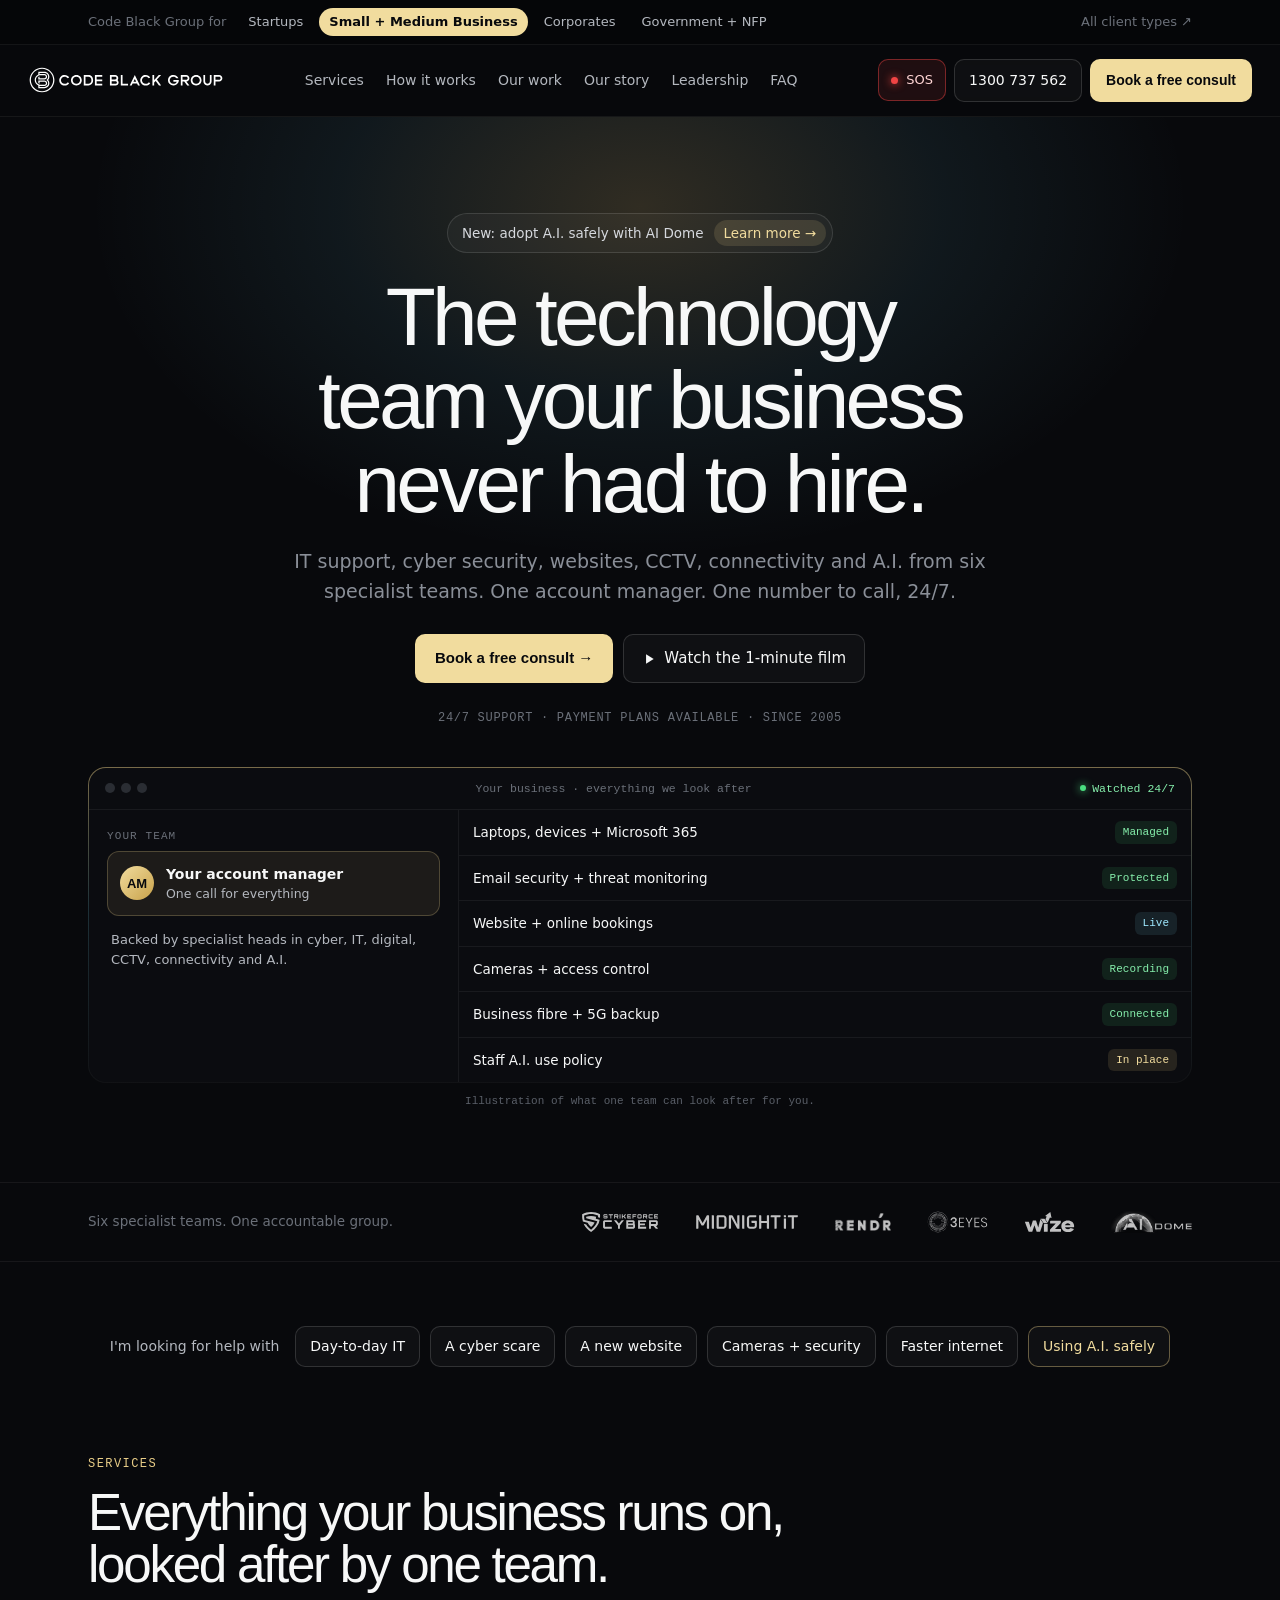
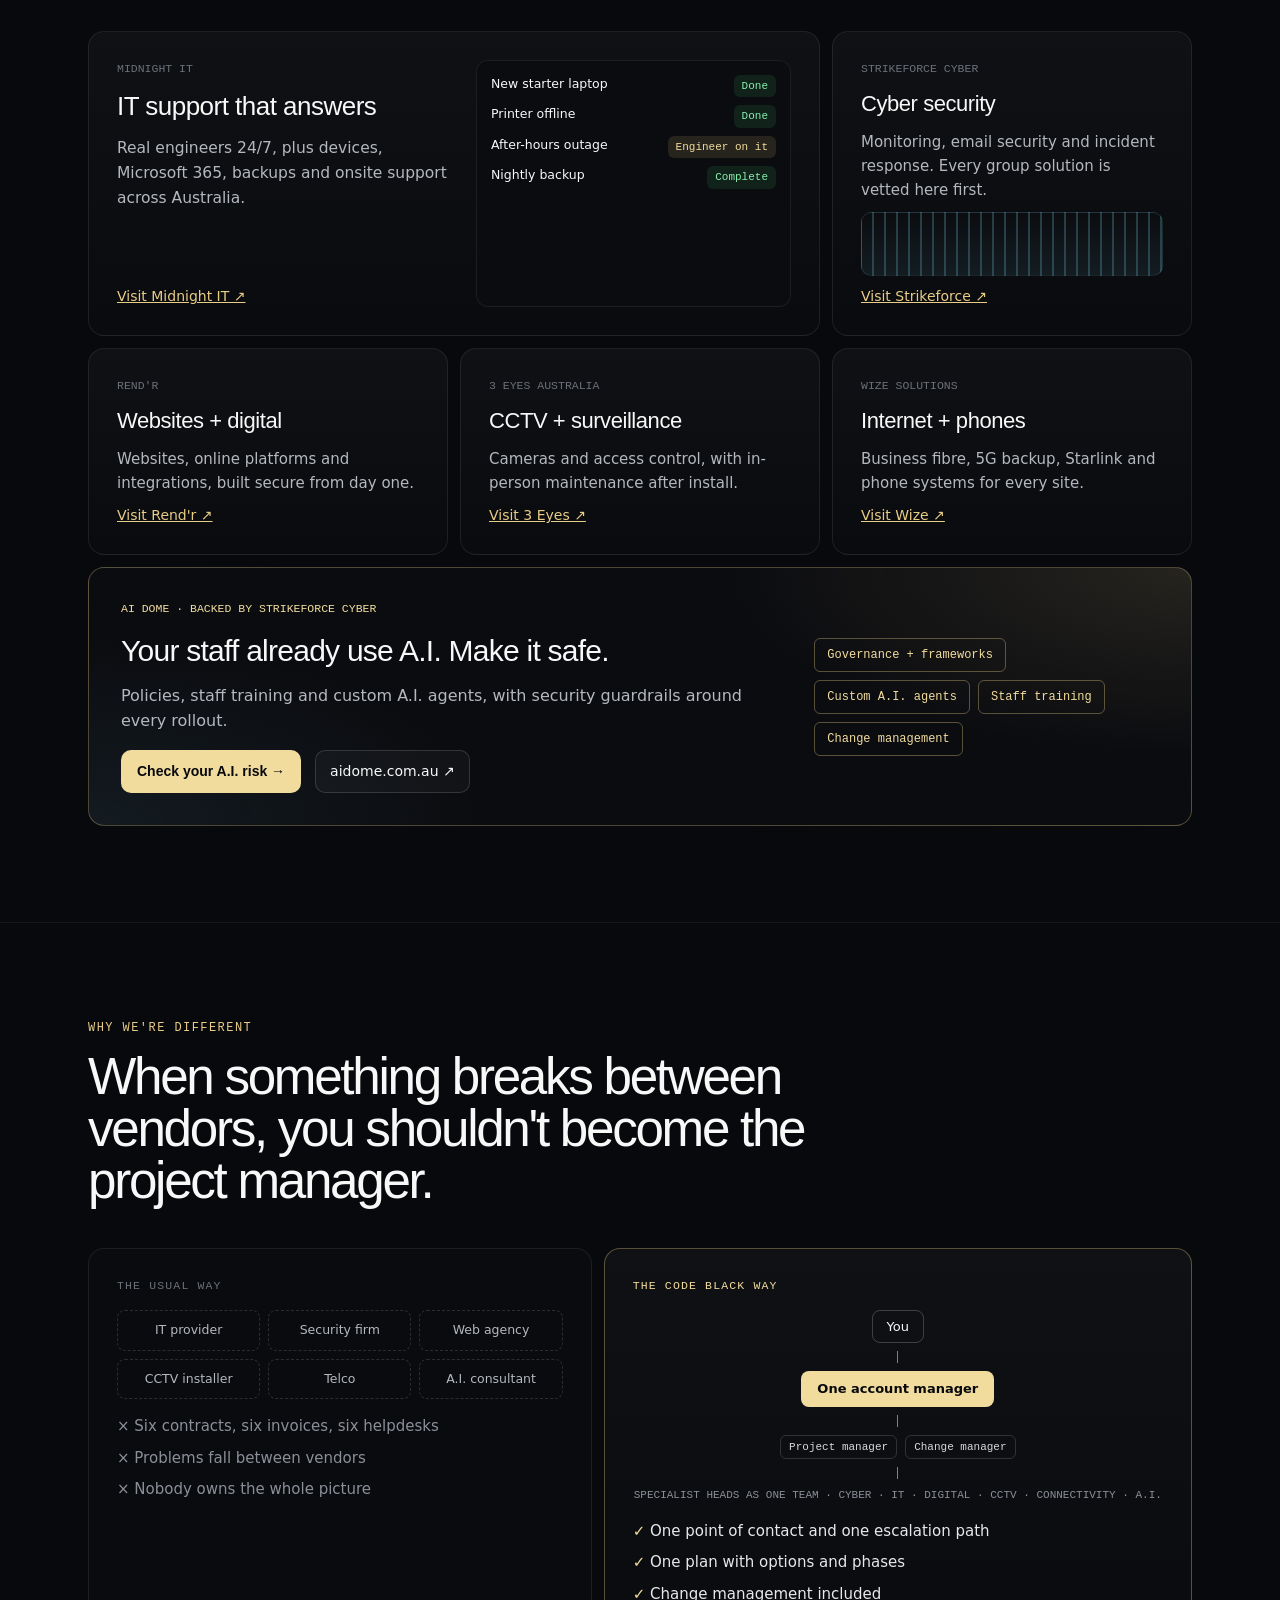
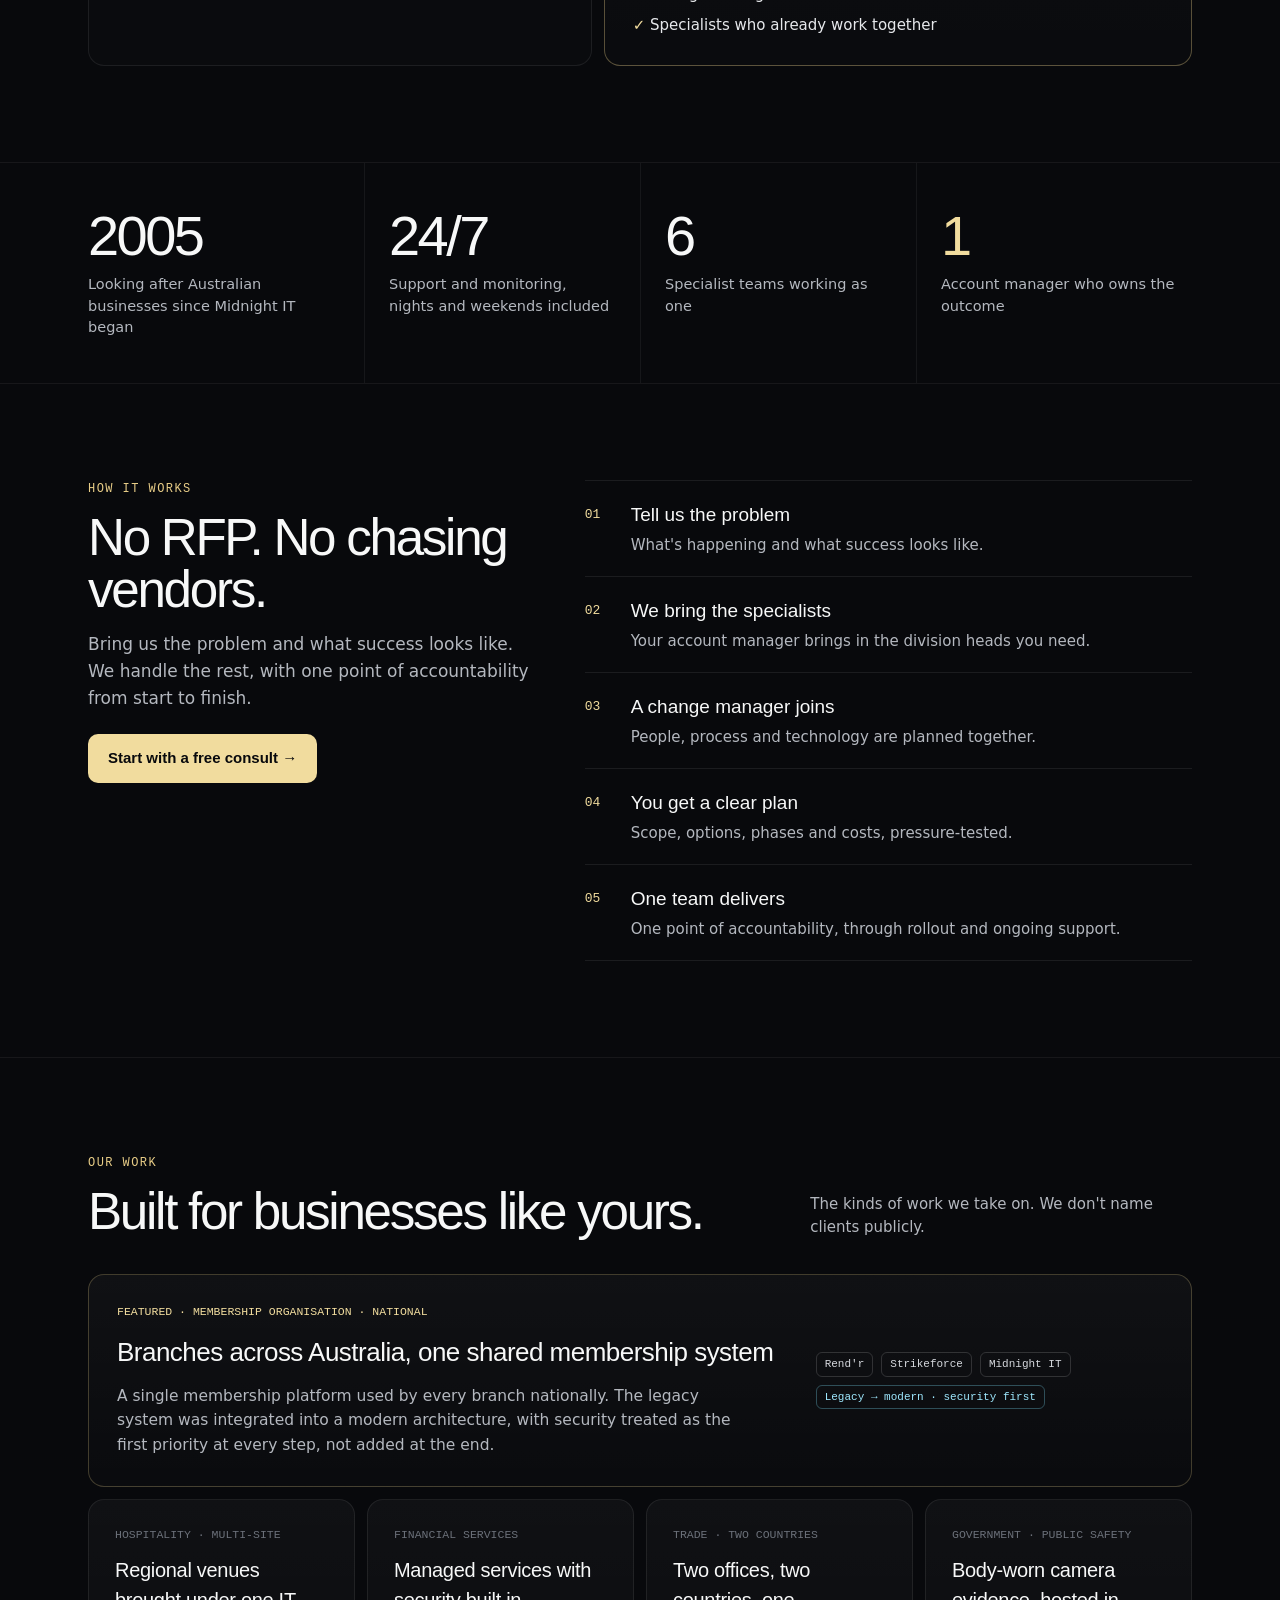
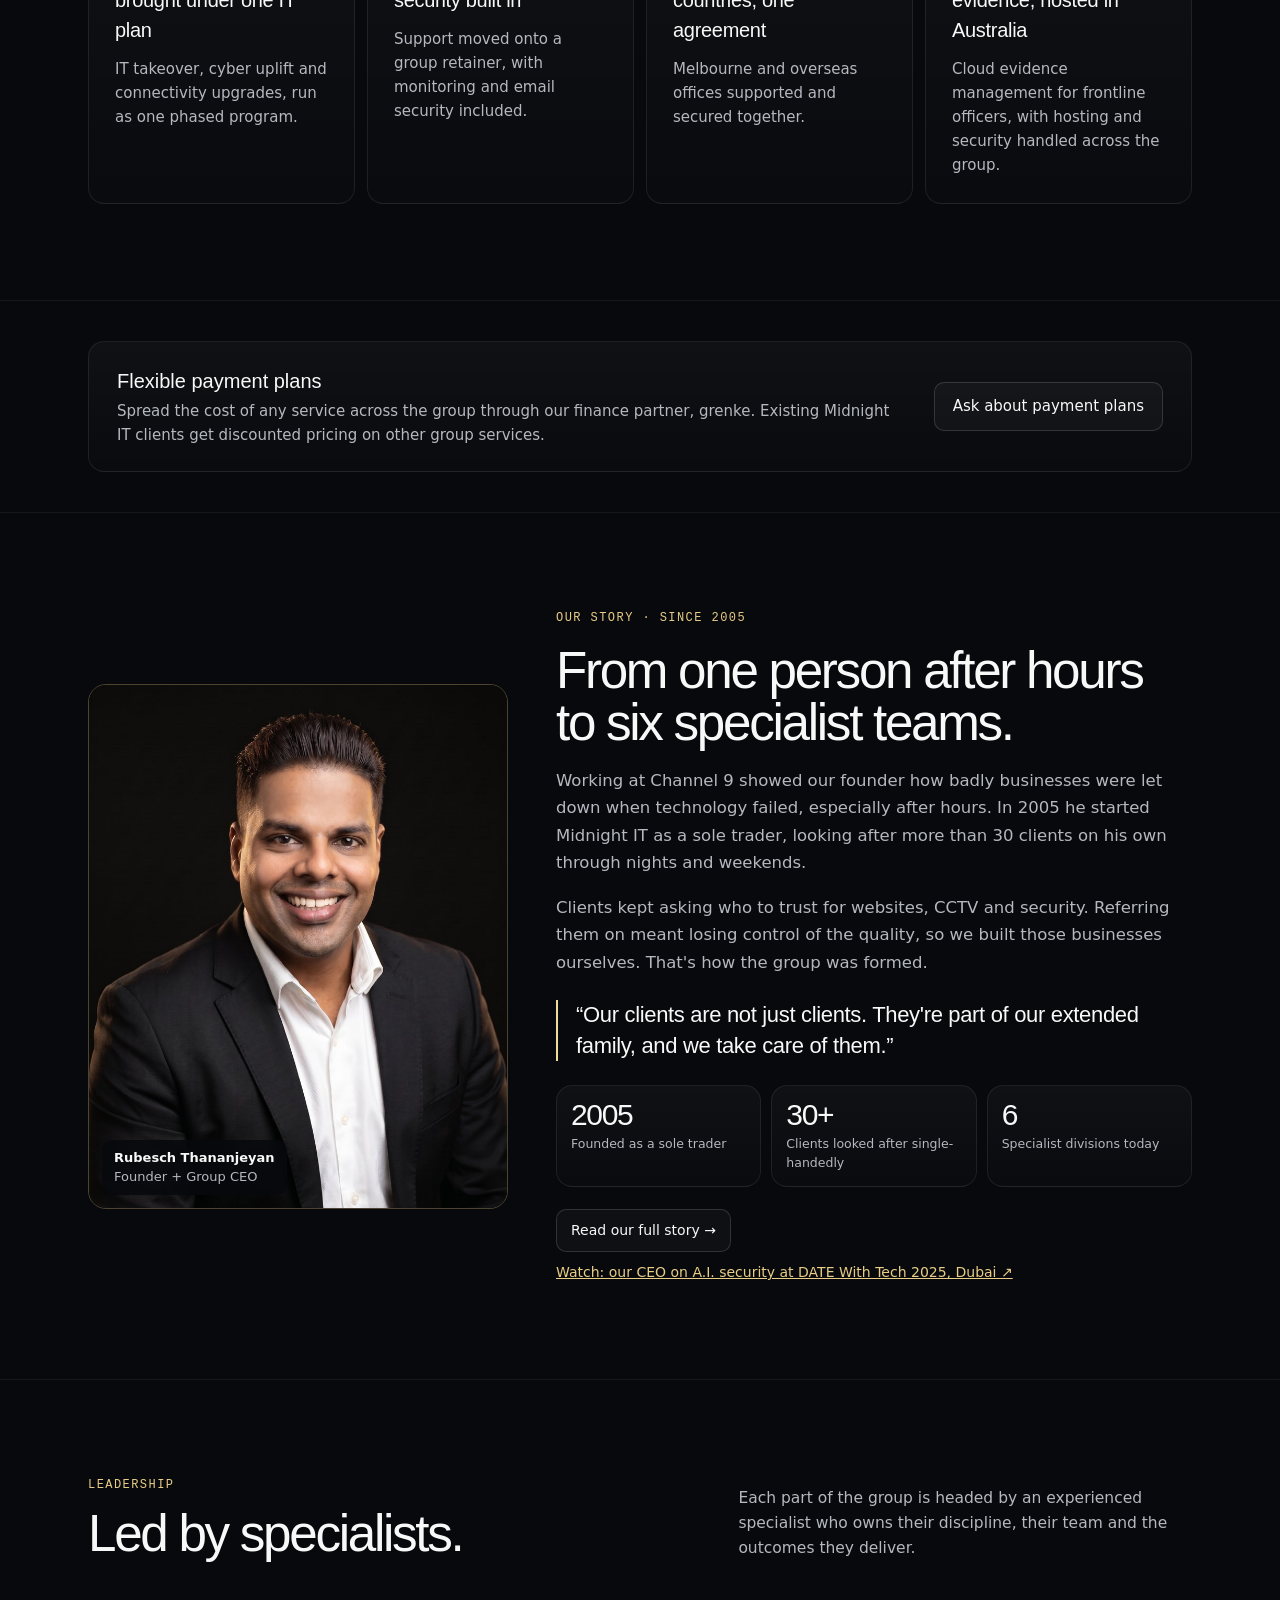
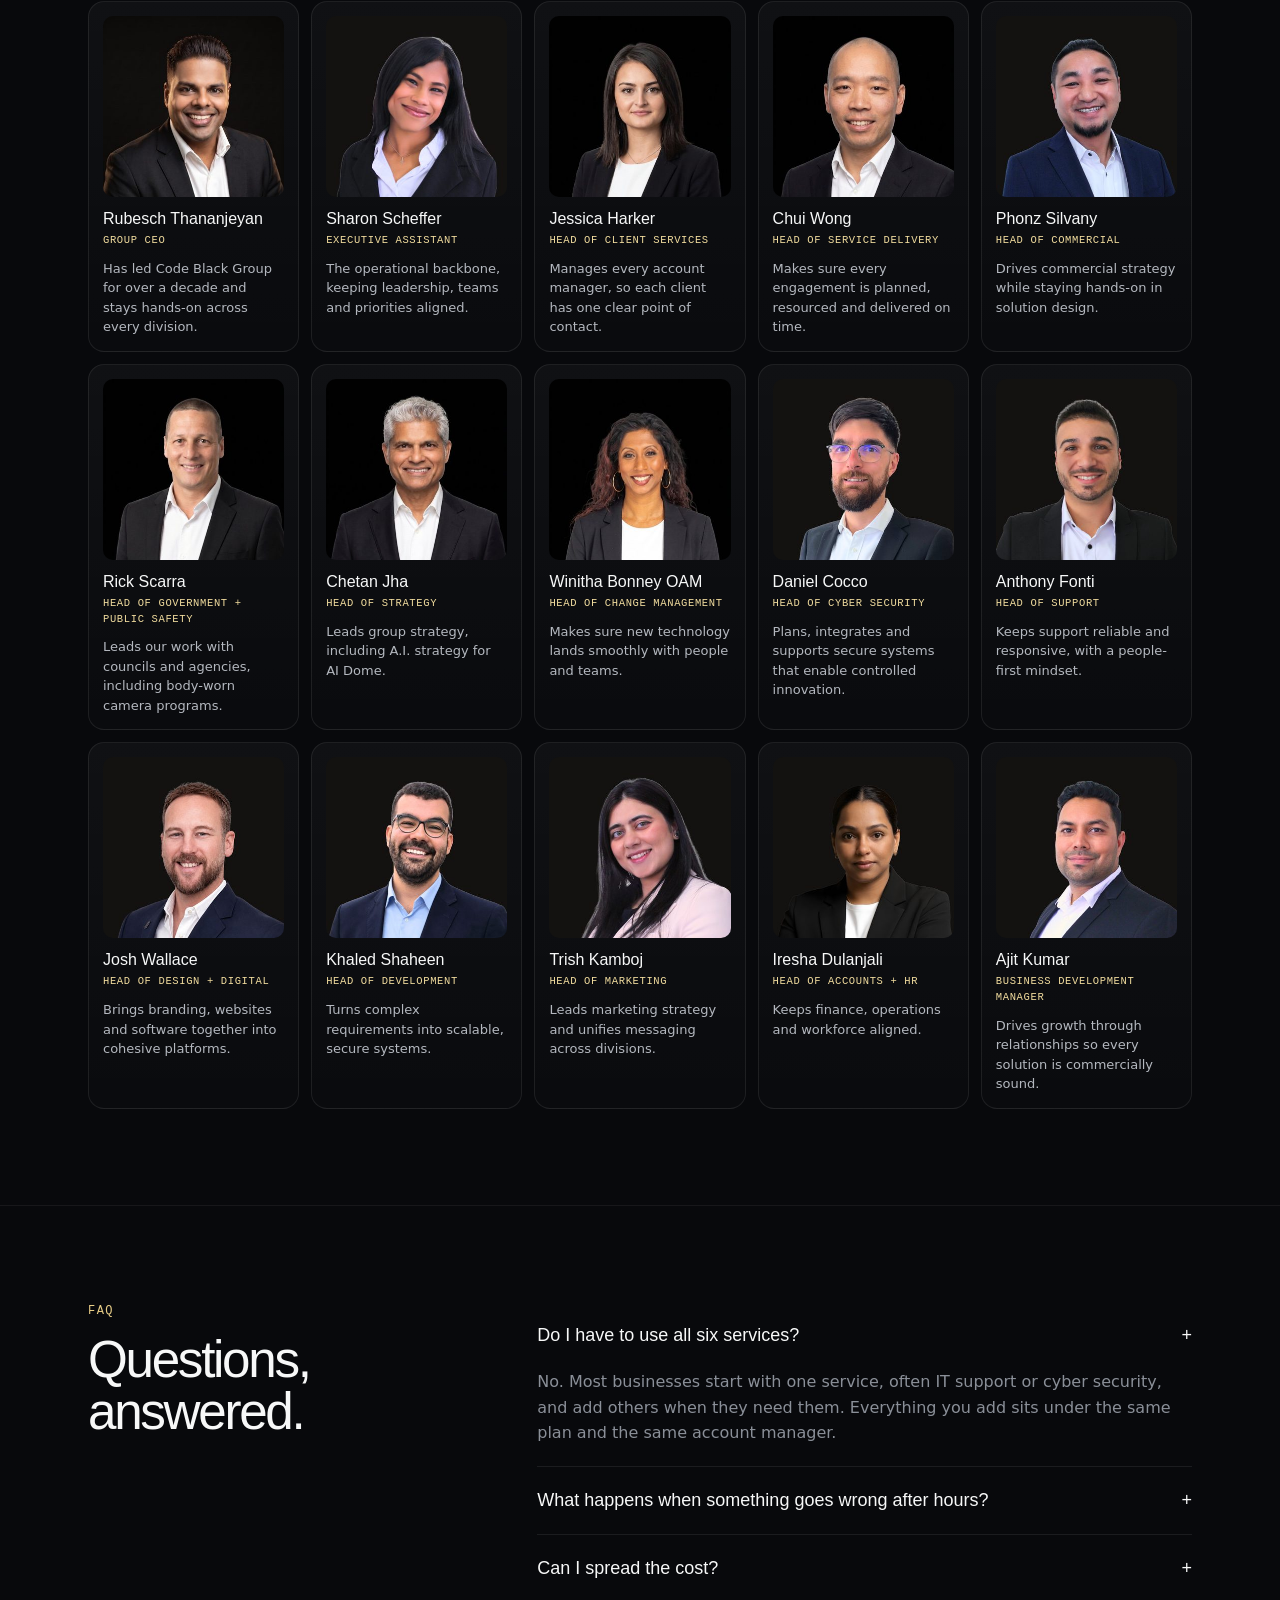
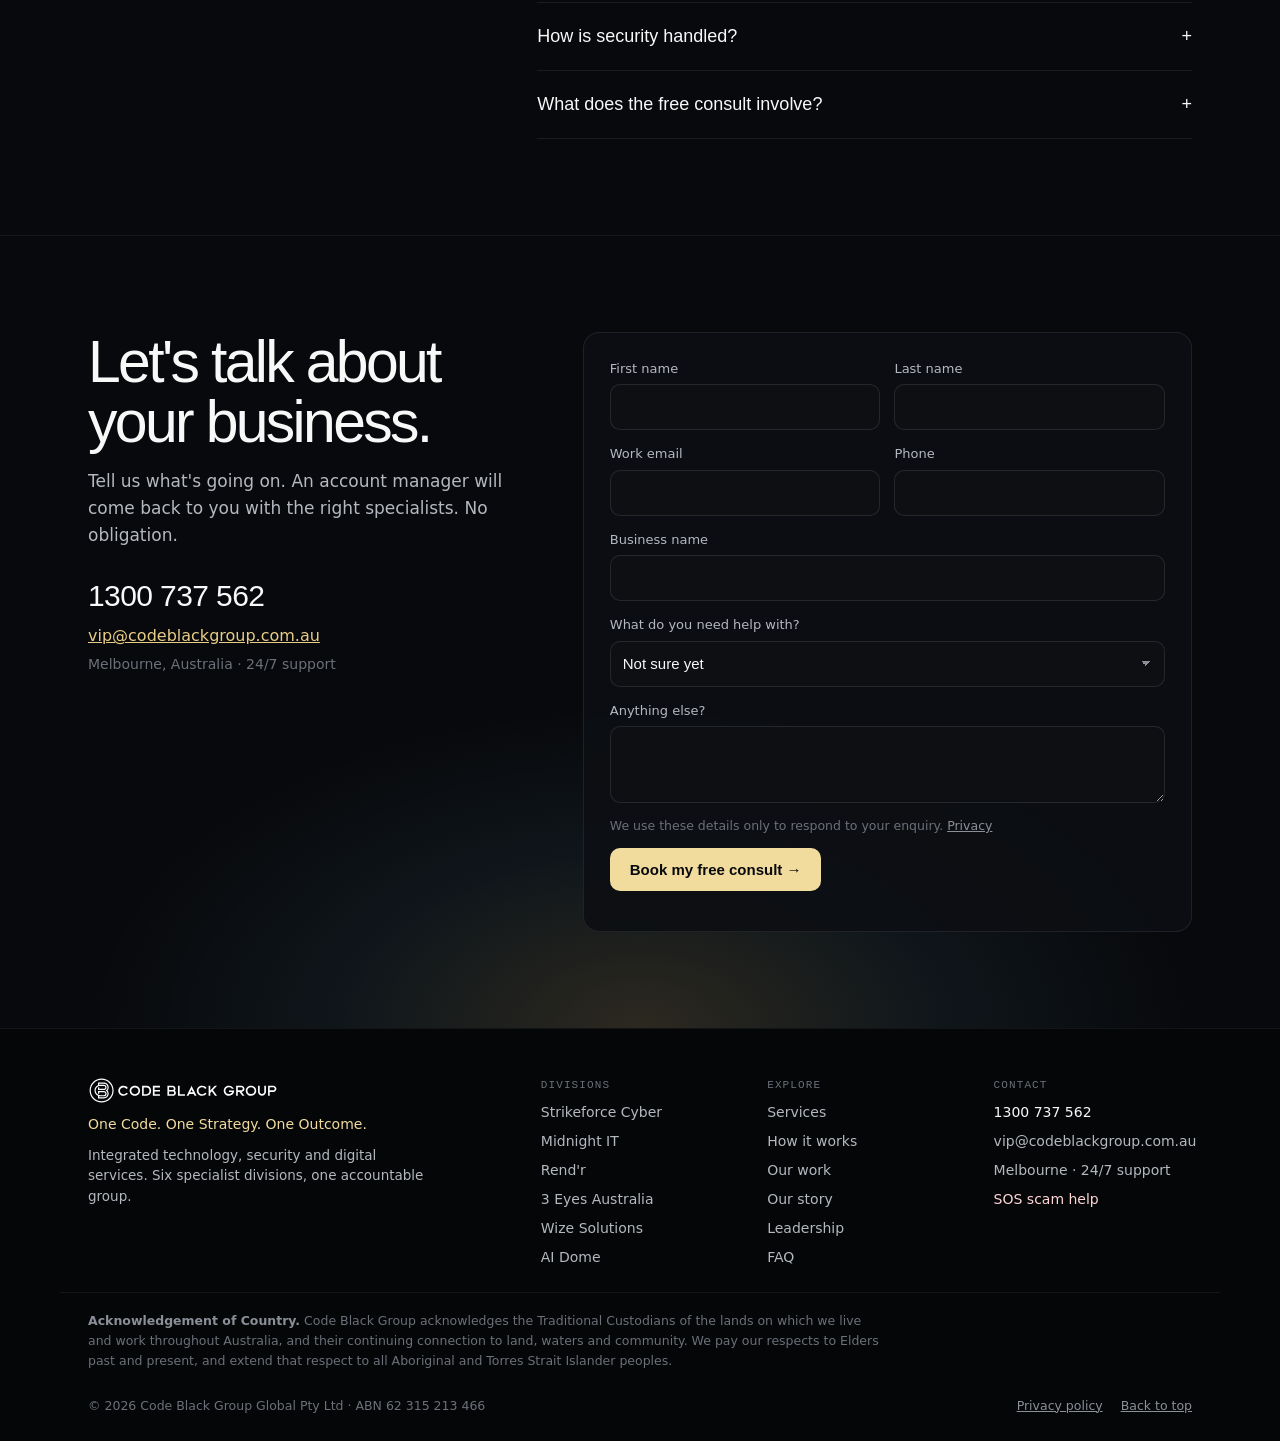
<file: business/index.before-optione.html>
<!doctype html>
<html lang="en-AU">
<head>
<meta charset="utf-8">
<meta name="viewport" content="width=device-width,initial-scale=1,viewport-fit=cover">
<!-- security:start -->
<meta http-equiv="Content-Security-Policy" content="default-src 'self'; script-src 'self' https://*.hs-scripts.com https://*.hs-analytics.net https://*.hs-banner.com https://*.hscollectedforms.net https://*.hsadspixel.net https://*.usemessages.com https://*.hubspot.com https://*.hsforms.net; style-src 'self' 'unsafe-inline' https://fonts.googleapis.com; font-src 'self' data: https://fonts.gstatic.com; img-src 'self' data: https://codeblackgroup.com.au https://*.hubspot.com https://*.hubspot.net https://*.hsforms.com https://*.hs-analytics.net https://*.hs-banner.com; media-src 'self'; connect-src 'self' https://golden-shield.onrender.com https://*.hubspot.com https://*.hubapi.com https://*.hs-banner.com https://*.hscollectedforms.net https://*.hsforms.com https://*.hs-analytics.net https://*.hubspot.net https://*.usemessages.com; worker-src 'self' blob:; frame-src https://*.hubspot.com https://*.hsforms.net https://*.hsforms.com https://*.usemessages.com; object-src 'none'; base-uri 'self'; form-action 'self'; upgrade-insecure-requests">
<meta name="referrer" content="strict-origin-when-cross-origin">
<script src="../assets/guard.js"></script>
<!-- security:end -->
<title>Small + Medium Business | Code Black Group</title>
<meta name="description" content="IT support, cyber security, websites, CCTV, connectivity and A.I. for small and medium businesses. Six specialist teams, one account manager, 24/7 support.">
<meta property="og:type" content="website">
<meta property="og:site_name" content="Code Black Group">
<meta property="og:title" content="The technology team your business never had to hire | Code Black Group">
<meta property="og:description" content="Six specialist teams. One account manager. One number to call, 24/7.">
<meta property="og:image" content="https://codeblackgroup-website.onrender.com/img/share-card.jpg">
<meta name="twitter:card" content="summary_large_image">
<meta name="theme-color" content="#08090c">
<link rel="icon" href="../logos/cbg-mark-white.svg" type="image/svg+xml">
<link rel="preconnect" href="https://fonts.googleapis.com">
<link rel="preconnect" href="https://fonts.gstatic.com" crossorigin>
<link href="https://fonts.googleapis.com/css2?family=Inter+Tight:wght@400;500;600&family=Inter:wght@400;500;600&family=JetBrains+Mono:wght@400;500&display=swap" rel="stylesheet">
<link rel="stylesheet" href="../assets/scam-help.css?v=6">
<link rel="stylesheet" href="../assets/smb.css?v=3">
</head>
<body id="top">
<a class="skip" href="#main">Skip to content</a>


  <!-- audience bar (route by client type) -->
  <div style="background: #050608; border-bottom: 1px solid rgba(255,255,255,.06);">
    <div class="wrap" style="display: flex; flex-wrap: wrap; align-items: center; justify-content: space-between; gap: 6px 18px; padding-top: 8px; padding-bottom: 8px; font-size: 13px;">
      <span class="x-aud" style="display: flex; flex-wrap: wrap; align-items: center; gap: 4px 6px;"><span class="x-aud-l" style="color: #6b7079; margin-right: 6px;">Code Black Group for</span><a href="../startups/" style="color: #b4b8bf; text-decoration: none; padding: 4px 10px; border-radius: 999px;">Startups</a><a href="./" aria-current="page" style="color: #08090c; background: #f1dc9e; text-decoration: none; padding: 4px 10px; border-radius: 999px; font-weight: 600;">Small + Medium Business</a><a href="../corporate/" style="color: #b4b8bf; text-decoration: none; padding: 4px 10px; border-radius: 999px;">Corporates</a><a href="../not-for-profit/" style="color: #b4b8bf; text-decoration: none; padding: 4px 10px; border-radius: 999px;">Government + NFP</a></span>
      <a href="../" class="x-aud-all" style="color: #6b7079; text-decoration: none;">All client types ↗</a>
    </div>
  </div>

  <!-- sticky header -->
  <header style="position: sticky; top: 0; z-index: 5; background: rgba(8,9,12,.82); backdrop-filter: blur(12px); border-bottom: 1px solid rgba(255,255,255,.06);">
    <div class="wrap" style="display: flex; flex-wrap: wrap; align-items: center; justify-content: space-between; gap: 12px 24px; padding-top: 14px; padding-bottom: 14px;">
      <a href="#top" class="x-brand" aria-label="Code Black Group, back to top"><img src="../logos/cbg-header-lockup-white.svg" alt="Code Black Group" width="196" height="28" style="width: 196px; height: auto; display: block;"></a>
      <nav class="x-nav" id="x-nav" aria-label="Main">
        <a href="#services" style="color: #b4b8bf; text-decoration: none;">Services</a>
        <a href="#process" style="color: #b4b8bf; text-decoration: none;">How it works</a>
        <a href="#proof" style="color: #b4b8bf; text-decoration: none;">Our work</a>
        <a href="#about" style="color: #b4b8bf; text-decoration: none;">Our story</a>
        <a href="#team" style="color: #b4b8bf; text-decoration: none;">Leadership</a>
        <a href="#faq" style="color: #b4b8bf; text-decoration: none;">FAQ</a>
        <a href="tel:1300737562" class="x-mob x-mob-call">Call 1300 737 562</a>
        <a href="#start" class="x-mob x-mob-cta">Book a free consult</a>
      </nav>
      <div class="x-acts">
        <a href="#scam-help" data-scam-help aria-label="SOS: been scammed? Get help now" class="sec x-sos" style="padding: 10px 12px; font-size: 13px; border-color: rgba(239,68,68,.45); background: rgba(239,68,68,.1); color: #ffd5d5;"><span aria-hidden="true" style="width: 7px; height: 7px; border-radius: 50%; background: #ef4444; box-shadow: 0 0 8px #ef4444; display: inline-block;"></span>SOS</a>
        <a href="tel:1300737562" class="sec x-tel" style="padding: 10px 14px; font-size: 14px;">1300 737 562</a>
        <a href="#start" class="pri x-cta" style="padding: 11px 16px; font-size: 14px;">Book a free consult</a>
        <button class="x-menu" type="button" id="x-menu" aria-expanded="false" aria-controls="x-nav"><span></span><span></span><span></span><b class="sr">Menu</b></button>
      </div>
    </div>
  </header>
<main id="main">

  <!-- hero -->
  <section style="position: relative; overflow: hidden;">
    <div aria-hidden="true" style="position: absolute; left: 50%; top: -260px; width: 1100px; height: 700px; margin-left: -550px; background: radial-gradient(closest-side, rgba(232,205,135,.18), rgba(127,227,255,.07) 55%, transparent);"></div>
    <div class="wrap" style="position: relative; display: flex; flex-direction: column; align-items: center; text-align: center; gap: 22px; padding-top: 96px; padding-bottom: 40px;">
      <a href="#ai" style="display: inline-flex; align-items: center; gap: 10px; padding: 6px 6px 6px 14px; border-radius: 999px; border: 1px solid rgba(255,255,255,.12); background: rgba(255,255,255,.03); text-decoration: none; font-size: 13.5px; color: #d6d9de;">New: adopt A.I. safely with AI Dome <span style="padding: 3px 10px; border-radius: 999px; background: rgba(232,205,135,.14); color: #f1dc9e; font-weight: 500;">Learn more →</span></a>
      <h1 class="hl" style="font-size: clamp(44px, 6.4vw, 84px); max-width: 15ch;">The technology team your business never had to hire.</h1>
      <p style="margin: 0; max-width: 60ch; font-size: 19px; line-height: 1.55; color: #8a8f98;">IT support, cyber security, websites, CCTV, connectivity and A.I. from six specialist teams. One account manager. One number to call, 24/7.</p>
      <div style="display: flex; flex-wrap: wrap; justify-content: center; gap: 10px; margin-top: 6px;">
        <a href="#start" class="pri">Book a free consult →</a>
        <a href="#film" class="sec" id="open-film"><svg width="14" height="14" viewBox="0 0 24 24" aria-hidden="true"><path d="M7 4v16l13-8z" fill="currentColor"/></svg>Watch the 1-minute film</a>
      </div>
      <p class="mono" style="margin: 4px 0 0; font-size: 12px; letter-spacing: .06em; color: #6b7079;">24/7 SUPPORT · PAYMENT PLANS AVAILABLE · SINCE 2005</p>
    </div>

    <!-- product-style visual -->
    <div class="wrap" style="position: relative; padding-bottom: 72px;">
      <div style="position: relative; border-radius: 18px; padding: 1px; background: linear-gradient(180deg, rgba(232,205,135,.5), rgba(127,227,255,.18) 45%, rgba(255,255,255,.04));">
        <div style="border-radius: 17px; background: #0b0c10; overflow: hidden;">
          <div style="display: flex; align-items: center; justify-content: space-between; gap: 12px; padding: 12px 16px; border-bottom: 1px solid rgba(255,255,255,.06);">
            <span aria-hidden="true" style="display: flex; gap: 6px;"><i style="width: 10px; height: 10px; border-radius: 50%; background: #2a2d33; display: block;"></i><i style="width: 10px; height: 10px; border-radius: 50%; background: #2a2d33; display: block;"></i><i style="width: 10px; height: 10px; border-radius: 50%; background: #2a2d33; display: block;"></i></span>
            <span class="mono" style="font-size: 11.5px; color: #6b7079;">Your business · everything we look after</span>
            <span class="mono" style="display: inline-flex; align-items: center; gap: 6px; font-size: 11.5px; color: #86efac;"><span class="dot" aria-hidden="true"></span>Watched 24/7</span>
          </div>
          <div style="display: flex; flex-wrap: wrap;">
            <div style="flex: 1 1 240px; min-width: 0; padding: 18px; border-right: 1px solid rgba(255,255,255,.06); display: flex; flex-direction: column; gap: 6px;">
              <span class="mono" style="font-size: 11px; letter-spacing: .1em; color: #6b7079;">YOUR TEAM</span>
              <div style="display: flex; align-items: center; gap: 12px; padding: 12px; border-radius: 12px; background: rgba(232,205,135,.08); border: 1px solid rgba(232,205,135,.25);"><span class="d" style="width: 34px; height: 34px; border-radius: 50%; background: linear-gradient(135deg,#f1dc9e,#c9a24a); color: #08090c; display: flex; align-items: center; justify-content: center; font-weight: 600; font-size: 13px;">AM</span><span style="display: flex; flex-direction: column;"><b style="color: #f7f8f8; font-weight: 600; font-size: 14px;">Your account manager</b><span style="font-size: 12.5px;">One call for everything</span></span></div>
              <span style="font-size: 13px; padding: 8px 4px 0;">Backed by specialist heads in cyber, IT, digital, CCTV, connectivity and A.I.</span>
            </div>
            <div style="flex: 2.4 1 420px; min-width: 0;">
              <div class="row" style="border-top: 0;"><span style="color: #f7f8f8;">Laptops, devices + Microsoft 365</span><span class="tag" style="background: rgba(74,222,128,.1); color: #86efac;">Managed</span></div>
              <div class="row"><span style="color: #f7f8f8;">Email security + threat monitoring</span><span class="tag" style="background: rgba(74,222,128,.1); color: #86efac;">Protected</span></div>
              <div class="row"><span style="color: #f7f8f8;">Website + online bookings</span><span class="tag" style="background: rgba(127,227,255,.1); color: #9fe9ff;">Live</span></div>
              <div class="row"><span style="color: #f7f8f8;">Cameras + access control</span><span class="tag" style="background: rgba(74,222,128,.1); color: #86efac;">Recording</span></div>
              <div class="row"><span style="color: #f7f8f8;">Business fibre + 5G backup</span><span class="tag" style="background: rgba(74,222,128,.1); color: #86efac;">Connected</span></div>
              <div class="row"><span style="color: #f7f8f8;">Staff A.I. use policy</span><span class="tag" style="background: rgba(232,205,135,.12); color: #f1dc9e;">In place</span></div>
            </div>
          </div>
        </div>
      </div>
      <p class="mono" style="margin: 10px 0 0; text-align: center; font-size: 11px; color: #5a5f68;">Illustration of what one team can look after for you.</p>
    </div>
  </section>

  <!-- proof strip -->
  <section style="border-top: 1px solid rgba(255,255,255,.06); border-bottom: 1px solid rgba(255,255,255,.06);">
    <div class="wrap" style="padding-top: 28px; padding-bottom: 28px; display: flex; flex-wrap: wrap; align-items: center; justify-content: space-between; gap: 18px 36px;">
      <span style="font-size: 13.5px; color: #6b7079;">Six specialist teams. One accountable group.</span>
      <div class="logo-strip" style="display: flex; flex-wrap: wrap; align-items: center; gap: 22px 36px;">
        <img src="../logos/strikeforce-cyber-white.svg" alt="Strikeforce Cyber">
        <img src="../logos/midnight-it-white.svg" alt="Midnight IT" style="height: 16px;">
        <img src="../logos/rendr-white.png" alt="Rend'r" style="height: 18px;">
        <img src="../logos/3eyes-white.svg" alt="3 Eyes Australia">
        <img src="../logos/wize-white.svg" alt="Wize Solutions">
        <img src="../logos/aidome-logo-h.png" alt="AI Dome">
      </div>
    </div>
  </section>

  <!-- choose your path -->
  <section>
    <div class="wrap" style="padding-top: 64px; padding-bottom: 24px; display: flex; flex-wrap: wrap; align-items: center; justify-content: center; gap: 10px;">
      <span style="font-size: 14px; margin-right: 6px;">I'm looking for help with</span>
      <a href="#start" data-need class="sec" style="padding: 9px 14px; font-size: 14px;">Day-to-day IT</a>
      <a href="#start" data-need class="sec" style="padding: 9px 14px; font-size: 14px;">A cyber scare</a>
      <a href="#start" data-need class="sec" style="padding: 9px 14px; font-size: 14px;">A new website</a>
      <a href="#start" data-need class="sec" style="padding: 9px 14px; font-size: 14px;">Cameras + security</a>
      <a href="#start" data-need class="sec" style="padding: 9px 14px; font-size: 14px;">Faster internet</a>
      <a href="#start" data-need class="sec" style="padding: 9px 14px; font-size: 14px; border-color: rgba(232,205,135,.4); color: #f1dc9e;">Using A.I. safely</a>
    </div>
  </section>

  <!-- services bento -->
  <span id="ecosystem" aria-hidden="true"></span>
  <section id="services">
    <div class="wrap" style="padding-top: 64px; padding-bottom: 96px; display: flex; flex-direction: column; gap: 40px;">
      <div style="display: flex; flex-direction: column; gap: 14px; max-width: 720px;">
        <span class="eyebrow">Services</span>
        <h2 class="hl" style="font-size: clamp(34px, 4vw, 54px);">Everything your business runs on, looked after by one team.</h2>
      </div>
      <div style="display: grid; grid-template-columns: repeat(auto-fit, minmax(min(100%, 320px), 1fr)); gap: 12px;">
        <article class="card span2" style="padding: 28px; display: flex; flex-wrap: wrap; gap: 24px; min-height: 260px;">
          <div style="flex: 1 1 260px; min-width: 0; display: flex; flex-direction: column; gap: 10px;">
            <span class="mono" style="font-size: 11.5px; color: #6b7079;">MIDNIGHT IT</span>
            <h3 class="d" style="margin: 0; font-weight: 500; font-size: 26px; letter-spacing: -0.02em; color: #f7f8f8;">IT support that answers</h3>
            <p style="margin: 0; font-size: 15.5px; line-height: 1.6;">Real engineers 24/7, plus devices, Microsoft 365, backups and onsite support across Australia.</p>
            <a href="https://midnightit.com.au" style="margin-top: auto; font-size: 14px; font-weight: 500;">Visit Midnight IT ↗</a>
          </div>
          <div aria-hidden="true" style="flex: 1 1 240px; min-width: 0; border-radius: 12px; border: 1px solid rgba(255,255,255,.07); background: #0b0c10; padding: 14px; display: flex; flex-direction: column; gap: 8px; align-self: stretch;">
            <div style="display: flex; justify-content: space-between; font-size: 12.5px;"><span style="color: #f7f8f8;">New starter laptop</span><span class="tag" style="background: rgba(74,222,128,.1); color: #86efac;">Done</span></div>
            <div style="display: flex; justify-content: space-between; font-size: 12.5px;"><span style="color: #f7f8f8;">Printer offline</span><span class="tag" style="background: rgba(74,222,128,.1); color: #86efac;">Done</span></div>
            <div style="display: flex; justify-content: space-between; font-size: 12.5px;"><span style="color: #f7f8f8;">After-hours outage</span><span class="tag" style="background: rgba(232,205,135,.12); color: #f1dc9e;">Engineer on it</span></div>
            <div style="display: flex; justify-content: space-between; font-size: 12.5px;"><span style="color: #f7f8f8;">Nightly backup</span><span class="tag" style="background: rgba(74,222,128,.1); color: #86efac;">Complete</span></div>
          </div>
        </article>
        <article class="card" style="padding: 28px; display: flex; flex-direction: column; gap: 10px; min-height: 260px;">
          <span class="mono" style="font-size: 11.5px; color: #6b7079;">STRIKEFORCE CYBER</span>
          <h3 class="d" style="margin: 0; font-weight: 500; font-size: 22px; letter-spacing: -0.02em; color: #f7f8f8;">Cyber security</h3>
          <p style="margin: 0; font-size: 15px; line-height: 1.6;">Monitoring, email security and incident response. Every group solution is vetted here first.</p>
          <div aria-hidden="true" style="margin-top: auto; height: 64px; border-radius: 10px; background: repeating-linear-gradient(90deg, rgba(127,227,255,.0) 0 10px, rgba(127,227,255,.22) 10px 12px), linear-gradient(180deg, transparent, rgba(127,227,255,.08)); border: 1px solid rgba(127,227,255,.12);"></div>
        <a href="https://strikeforcecyber.com" style="margin-top: auto; font-size: 14px; font-weight: 500;">Visit Strikeforce ↗</a>
        </article>
        <article class="card" style="padding: 28px; display: flex; flex-direction: column; gap: 10px;">
          <span class="mono" style="font-size: 11.5px; color: #6b7079;">REND'R</span>
          <h3 class="d" style="margin: 0; font-weight: 500; font-size: 22px; letter-spacing: -0.02em; color: #f7f8f8;">Websites + digital</h3>
          <p style="margin: 0; font-size: 15px; line-height: 1.6;">Websites, online platforms and integrations, built secure from day one.</p>
        <a href="https://rendr.com.au" style="margin-top: auto; font-size: 14px; font-weight: 500;">Visit Rend&#39;r ↗</a>
        </article>
        <article class="card" style="padding: 28px; display: flex; flex-direction: column; gap: 10px;">
          <span class="mono" style="font-size: 11.5px; color: #6b7079;">3 EYES AUSTRALIA</span>
          <h3 class="d" style="margin: 0; font-weight: 500; font-size: 22px; letter-spacing: -0.02em; color: #f7f8f8;">CCTV + surveillance</h3>
          <p style="margin: 0; font-size: 15px; line-height: 1.6;">Cameras and access control, with in-person maintenance after install.</p>
        <a href="https://3eyes.com.au" style="margin-top: auto; font-size: 14px; font-weight: 500;">Visit 3 Eyes ↗</a>
        </article>
        <article class="card" style="padding: 28px; display: flex; flex-direction: column; gap: 10px;">
          <span class="mono" style="font-size: 11.5px; color: #6b7079;">WIZE SOLUTIONS</span>
          <h3 class="d" style="margin: 0; font-weight: 500; font-size: 22px; letter-spacing: -0.02em; color: #f7f8f8;">Internet + phones</h3>
          <p style="margin: 0; font-size: 15px; line-height: 1.6;">Business fibre, 5G backup, Starlink and phone systems for every site.</p>
        <a href="https://wizesolutions.com.au" style="margin-top: auto; font-size: 14px; font-weight: 500;">Visit Wize ↗</a>
        </article>
        <article id="ai" class="card" style="grid-column: 1 / -1; padding: 32px; display: flex; flex-wrap: wrap; align-items: center; gap: 24px; border-color: rgba(232,205,135,.3); background: radial-gradient(70% 120% at 100% 0%, rgba(232,205,135,.12), transparent 60%), radial-gradient(60% 120% at 0% 100%, rgba(127,227,255,.07), transparent 60%), #0b0c10;">
          <div style="flex: 2 1 420px; min-width: 0; display: flex; flex-direction: column; gap: 10px;">
            <span class="mono" style="font-size: 11.5px; color: #f1dc9e;">AI DOME · BACKED BY STRIKEFORCE CYBER</span>
            <h3 class="d" style="margin: 0; font-weight: 500; font-size: 30px; letter-spacing: -0.025em; color: #f7f8f8;">Your staff already use A.I. Make it safe.</h3>
            <p style="margin: 0; max-width: 62ch; font-size: 16px; line-height: 1.6;">Policies, staff training and custom A.I. agents, with security guardrails around every rollout.</p>
            <span style="display: flex; flex-wrap: wrap; gap: 14px; margin-top: 6px;"><a href="https://aidome.com.au" class="pri" style="padding: 11px 16px; font-size: 14px;">Check your A.I. risk →</a><a href="https://aidome.com.au" class="sec" style="padding: 10px 14px; font-size: 14px;">aidome.com.au ↗</a></span>
          </div>
          <div style="flex: 1 1 220px; min-width: 0; display: flex; flex-wrap: wrap; gap: 8px; justify-content: flex-start;">
            <span class="tag" style="font-size: 12px; padding: 7px 12px; border: 1px solid rgba(232,205,135,.35); color: #f1dc9e;">Governance + frameworks</span>
            <span class="tag" style="font-size: 12px; padding: 7px 12px; border: 1px solid rgba(232,205,135,.35); color: #f1dc9e;">Custom A.I. agents</span>
            <span class="tag" style="font-size: 12px; padding: 7px 12px; border: 1px solid rgba(232,205,135,.35); color: #f1dc9e;">Staff training</span>
            <span class="tag" style="font-size: 12px; padding: 7px 12px; border: 1px solid rgba(232,205,135,.35); color: #f1dc9e;">Change management</span>
          </div>
        </article>
      </div>
    </div>
  </section>

  <!-- why different -->
  <span id="difference" aria-hidden="true"></span>
  <section id="why" style="border-top: 1px solid rgba(255,255,255,.06);">
    <div class="wrap" style="padding-top: 96px; padding-bottom: 96px; display: flex; flex-direction: column; gap: 40px;">
      <div style="display: flex; flex-direction: column; gap: 14px; max-width: 720px;">
        <span class="eyebrow">Why we're different</span>
        <h2 class="hl" style="font-size: clamp(34px, 4vw, 54px);">When something breaks between vendors, you shouldn't become the project manager.</h2>
      </div>
      <div style="display: flex; flex-wrap: wrap; gap: 12px;">
        <div class="card" style="flex: 1 1 380px; min-width: 0; padding: 28px; display: flex; flex-direction: column; gap: 16px; background: #0a0b0e;">
          <span class="mono" style="font-size: 11.5px; letter-spacing: .1em; color: #6b7079;">THE USUAL WAY</span>
          <div style="display: grid; grid-template-columns: repeat(3, minmax(0,1fr)); gap: 8px;">
            <span style="font-size: 12.5px; text-align: center; padding: 10px 4px; border: 1px dashed rgba(255,255,255,.14); border-radius: 8px;">IT provider</span><span style="font-size: 12.5px; text-align: center; padding: 10px 4px; border: 1px dashed rgba(255,255,255,.14); border-radius: 8px;">Security firm</span><span style="font-size: 12.5px; text-align: center; padding: 10px 4px; border: 1px dashed rgba(255,255,255,.14); border-radius: 8px;">Web agency</span>
            <span style="font-size: 12.5px; text-align: center; padding: 10px 4px; border: 1px dashed rgba(255,255,255,.14); border-radius: 8px;">CCTV installer</span><span style="font-size: 12.5px; text-align: center; padding: 10px 4px; border: 1px dashed rgba(255,255,255,.14); border-radius: 8px;">Telco</span><span style="font-size: 12.5px; text-align: center; padding: 10px 4px; border: 1px dashed rgba(255,255,255,.14); border-radius: 8px;">A.I. consultant</span>
          </div>
          <ul style="margin: 0; padding: 0; list-style: none; display: flex; flex-direction: column; gap: 9px; font-size: 15px; color: #8a8f98;"><li>× Six contracts, six invoices, six helpdesks</li><li>× Problems fall between vendors</li><li>× Nobody owns the whole picture</li></ul>
        </div>
        <div class="card" style="flex: 1.2 1 440px; min-width: 0; padding: 28px; display: flex; flex-direction: column; gap: 16px; border-color: rgba(232,205,135,.35);">
          <span class="mono" style="font-size: 11.5px; letter-spacing: .1em; color: #f1dc9e;">THE CODE BLACK WAY</span>
          <div style="display: flex; flex-direction: column; align-items: center; gap: 8px;">
            <span style="font-size: 13px; padding: 6px 14px; border: 1px solid rgba(255,255,255,.2); border-radius: 8px; color: #f7f8f8;">You</span>
            <span aria-hidden="true" style="width: 1px; height: 12px; background: rgba(232,205,135,.6);"></span>
            <span style="font-size: 13px; font-weight: 600; padding: 8px 16px; border-radius: 8px; background: #f1dc9e; color: #08090c;">One account manager</span>
            <span aria-hidden="true" style="width: 1px; height: 12px; background: rgba(232,205,135,.6);"></span>
            <span style="display: flex; gap: 8px; flex-wrap: wrap; justify-content: center;"><span class="tag" style="border: 1px solid rgba(255,255,255,.15); color: #d6d9de;">Project manager</span><span class="tag" style="border: 1px solid rgba(255,255,255,.15); color: #d6d9de;">Change manager</span></span>
            <span aria-hidden="true" style="width: 1px; height: 12px; background: rgba(232,205,135,.6);"></span>
            <span class="mono" style="font-size: 11px; color: #8a8f98; text-align: center;">SPECIALIST HEADS AS ONE TEAM · CYBER · IT · DIGITAL · CCTV · CONNECTIVITY · A.I.</span>
          </div>
          <ul style="margin: 0; padding: 0; list-style: none; display: flex; flex-direction: column; gap: 9px; font-size: 15px; color: #e6e8eb;"><li><span style="color: #f1dc9e;">✓</span> One point of contact and one escalation path</li><li><span style="color: #f1dc9e;">✓</span> One plan with options and phases</li><li><span style="color: #f1dc9e;">✓</span> Change management included</li><li><span style="color: #f1dc9e;">✓</span> Specialists who already work together</li></ul>
        </div>
      </div>
    </div>
  </section>

  <!-- big numbers -->
  <section style="border-top: 1px solid rgba(255,255,255,.06); border-bottom: 1px solid rgba(255,255,255,.06);">
    <div class="wrap" style="display: grid; grid-template-columns: repeat(auto-fit, minmax(200px, 1fr)); gap: 0;">
      <div style="padding: 44px 24px 44px 0;"><div class="hl" style="font-size: 56px;">2005</div><p style="margin: 10px 0 0; font-size: 14.5px;">Looking after Australian businesses since Midnight IT began</p></div>
      <div style="padding: 44px 24px; border-left: 1px solid rgba(255,255,255,.06);"><div class="hl" style="font-size: 56px;">24/7</div><p style="margin: 10px 0 0; font-size: 14.5px;">Support and monitoring, nights and weekends included</p></div>
      <div style="padding: 44px 24px; border-left: 1px solid rgba(255,255,255,.06);"><div class="hl" style="font-size: 56px;">6</div><p style="margin: 10px 0 0; font-size: 14.5px;">Specialist teams working as one</p></div>
      <div style="padding: 44px 0 44px 24px; border-left: 1px solid rgba(255,255,255,.06);"><div class="hl" style="font-size: 56px; color: #f1dc9e;">1</div><p style="margin: 10px 0 0; font-size: 14.5px;">Account manager who owns the outcome</p></div>
    </div>
  </section>

  <!-- process -->
  <span id="how" aria-hidden="true"></span>
  <section id="process">
    <div class="wrap" style="padding-top: 96px; padding-bottom: 96px; display: flex; flex-wrap: wrap; gap: 48px;">
      <div style="flex: 1 1 320px; min-width: 0; display: flex; flex-direction: column; gap: 14px;">
        <span class="eyebrow">How it works</span>
        <h2 class="hl" style="font-size: clamp(34px, 4vw, 54px);">No RFP. No chasing vendors.</h2>
        <p style="margin: 0; font-size: 17px; line-height: 1.6;">Bring us the problem and what success looks like. We handle the rest, with one point of accountability from start to finish.</p>
        <a href="#start" class="pri" style="width: fit-content; margin-top: 8px;">Start with a free consult →</a>
      </div>
      <ol style="flex: 1.3 1 440px; min-width: 0; margin: 0; padding: 0; list-style: none; display: flex; flex-direction: column;">
        <li style="display: flex; gap: 18px; padding: 20px 0; border-top: 1px solid rgba(255,255,255,.08);"><span class="mono" style="color: #f1dc9e; font-size: 13px; padding-top: 4px; width: 28px;">01</span><span style="display: flex; flex-direction: column; gap: 4px;"><b class="d" style="font-weight: 500; font-size: 19px; color: #f7f8f8;">Tell us the problem</b><span style="font-size: 15px;">What's happening and what success looks like.</span></span></li>
        <li style="display: flex; gap: 18px; padding: 20px 0; border-top: 1px solid rgba(255,255,255,.08);"><span class="mono" style="color: #f1dc9e; font-size: 13px; padding-top: 4px; width: 28px;">02</span><span style="display: flex; flex-direction: column; gap: 4px;"><b class="d" style="font-weight: 500; font-size: 19px; color: #f7f8f8;">We bring the specialists</b><span style="font-size: 15px;">Your account manager brings in the division heads you need.</span></span></li>
        <li style="display: flex; gap: 18px; padding: 20px 0; border-top: 1px solid rgba(255,255,255,.08);"><span class="mono" style="color: #f1dc9e; font-size: 13px; padding-top: 4px; width: 28px;">03</span><span style="display: flex; flex-direction: column; gap: 4px;"><b class="d" style="font-weight: 500; font-size: 19px; color: #f7f8f8;">A change manager joins</b><span style="font-size: 15px;">People, process and technology are planned together.</span></span></li>
        <li style="display: flex; gap: 18px; padding: 20px 0; border-top: 1px solid rgba(255,255,255,.08);"><span class="mono" style="color: #f1dc9e; font-size: 13px; padding-top: 4px; width: 28px;">04</span><span style="display: flex; flex-direction: column; gap: 4px;"><b class="d" style="font-weight: 500; font-size: 19px; color: #f7f8f8;">You get a clear plan</b><span style="font-size: 15px;">Scope, options, phases and costs, pressure-tested.</span></span></li>
        <li style="display: flex; gap: 18px; padding: 20px 0; border-top: 1px solid rgba(255,255,255,.08); border-bottom: 1px solid rgba(255,255,255,.08);"><span class="mono" style="color: #f1dc9e; font-size: 13px; padding-top: 4px; width: 28px;">05</span><span style="display: flex; flex-direction: column; gap: 4px;"><b class="d" style="font-weight: 500; font-size: 19px; color: #f7f8f8;">One team delivers</b><span style="font-size: 15px;">One point of accountability, through rollout and ongoing support.</span></span></li>
      </ol>
    </div>
  </section>

  <!-- proof / work -->
  <span id="clients" aria-hidden="true"></span>
  <section id="proof" style="border-top: 1px solid rgba(255,255,255,.06);">
    <div class="wrap" style="padding-top: 96px; padding-bottom: 96px; display: flex; flex-direction: column; gap: 36px;">
      <div style="display: flex; flex-wrap: wrap; align-items: end; justify-content: space-between; gap: 14px 40px;">
        <div style="display: flex; flex-direction: column; gap: 14px; max-width: 680px;">
          <span class="eyebrow">Our work</span>
          <h2 class="hl" style="font-size: clamp(34px, 4vw, 54px);">Built for businesses like yours.</h2>
        </div>
        <p style="margin: 0; max-width: 40ch; font-size: 15px;">The kinds of work we take on. We don't name clients publicly.</p>
      </div>
      <div class="x-cases" style="display: grid; grid-template-columns: repeat(auto-fit, minmax(min(100%, 240px), 1fr)); gap: 12px;">
        <article class="card" style="grid-column: 1 / -1; padding: 28px; display: flex; flex-wrap: wrap; gap: 24px; align-items: center; border-color: rgba(232,205,135,.25);"><div style="flex: 2 1 420px; min-width: 0; display: flex; flex-direction: column; gap: 12px;"><span class="mono" style="font-size: 11.5px; color: #f1dc9e;">FEATURED · MEMBERSHIP ORGANISATION · NATIONAL</span><h3 class="d" style="margin: 0; font-weight: 500; font-size: 26px; letter-spacing: -0.02em; color: #f7f8f8;">Branches across Australia, one shared membership system</h3><p style="margin: 0; max-width: 64ch; font-size: 15.5px; line-height: 1.6;">A single membership platform used by every branch nationally. The legacy system was integrated into a modern architecture, with security treated as the first priority at every step, not added at the end.</p></div><div style="flex: 1 1 220px; min-width: 0; display: flex; flex-wrap: wrap; gap: 8px;"><span class="tag" style="border: 1px solid rgba(255,255,255,.15); color: #d6d9de;">Rend'r</span><span class="tag" style="border: 1px solid rgba(255,255,255,.15); color: #d6d9de;">Strikeforce</span><span class="tag" style="border: 1px solid rgba(255,255,255,.15); color: #d6d9de;">Midnight IT</span><span class="tag" style="border: 1px solid rgba(127,227,255,.3); color: #9fe9ff;">Legacy → modern · security first</span></div></article>
        <article class="card" style="padding: 26px; display: flex; flex-direction: column; gap: 12px;"><span class="mono" style="font-size: 11.5px; color: #6b7079;">HOSPITALITY · MULTI-SITE</span><h3 class="d" style="margin: 0; font-weight: 500; font-size: 20px; letter-spacing: -0.015em; color: #f7f8f8;">Regional venues brought under one IT plan</h3><p style="margin: 0; font-size: 15px; line-height: 1.6;">IT takeover, cyber uplift and connectivity upgrades, run as one phased program.</p></article>
        <article class="card" style="padding: 26px; display: flex; flex-direction: column; gap: 12px;"><span class="mono" style="font-size: 11.5px; color: #6b7079;">FINANCIAL SERVICES</span><h3 class="d" style="margin: 0; font-weight: 500; font-size: 20px; letter-spacing: -0.015em; color: #f7f8f8;">Managed services with security built in</h3><p style="margin: 0; font-size: 15px; line-height: 1.6;">Support moved onto a group retainer, with monitoring and email security included.</p></article>
        <article class="card" style="padding: 26px; display: flex; flex-direction: column; gap: 12px;"><span class="mono" style="font-size: 11.5px; color: #6b7079;">TRADE · TWO COUNTRIES</span><h3 class="d" style="margin: 0; font-weight: 500; font-size: 20px; letter-spacing: -0.015em; color: #f7f8f8;">Two offices, two countries, one agreement</h3><p style="margin: 0; font-size: 15px; line-height: 1.6;">Melbourne and overseas offices supported and secured together.</p></article>
        <article class="card" style="padding: 26px; display: flex; flex-direction: column; gap: 12px;"><span class="mono" style="font-size: 11.5px; color: #6b7079;">GOVERNMENT · PUBLIC SAFETY</span><h3 class="d" style="margin: 0; font-weight: 500; font-size: 20px; letter-spacing: -0.015em; color: #f7f8f8;">Body-worn camera evidence, hosted in Australia</h3><p style="margin: 0; font-size: 15px; line-height: 1.6;">Cloud evidence management for frontline officers, with hosting and security handled across the group.</p></article>
      </div>
    </div>
  </section>

  <section style="border-top: 1px solid rgba(255,255,255,.06);">
    <div class="wrap" style="padding-top: 40px; padding-bottom: 40px;">
      <div class="card" style="padding: 24px 28px; display: flex; flex-wrap: wrap; align-items: center; justify-content: space-between; gap: 14px 28px;">
        <div style="flex: 1 1 460px; min-width: 0; display: flex; flex-direction: column; gap: 4px;"><span class="d" style="font-weight: 500; font-size: 20px; color: #f7f8f8;">Flexible payment plans</span><span style="font-size: 15px; line-height: 1.55;">Spread the cost of any service across the group through our finance partner, grenke. Existing Midnight IT clients get discounted pricing on other group services.</span></div>
        <a href="#start" class="sec">Ask about payment plans</a>
      </div>
    </div>
  </section>

  <!-- founder -->
  <span id="story" aria-hidden="true"></span>
  <section id="about" style="border-top: 1px solid rgba(255,255,255,.06);">
    <div class="wrap" style="padding-top: 96px; padding-bottom: 96px; display: flex; flex-wrap: wrap; gap: 48px; align-items: center;">
      <figure style="flex: 1 1 300px; max-width: 420px; min-width: 0; margin: 0; position: relative;">
        <img src="../img/team/rubesch-thananjeyan-lg.jpg" alt="Rubesch Thananjeyan, founder and Group CEO" style="width: 100%; aspect-ratio: 4 / 5; object-fit: cover; object-position: 50% 15%; border-radius: 18px; display: block; border: 1px solid rgba(232,205,135,.3);">
        <figcaption style="position: absolute; left: 14px; bottom: 14px; padding: 8px 12px; border-radius: 10px; background: rgba(8,9,12,.85); font-size: 13px;"><b style="color: #f7f8f8; font-weight: 600;">Rubesch Thananjeyan</b><br>Founder + Group CEO</figcaption>
      </figure>
      <div style="flex: 1.4 1 420px; min-width: 0; display: flex; flex-direction: column; gap: 18px;">
        <span class="eyebrow">Our story · since 2005</span>
        <h2 class="hl" style="font-size: clamp(34px, 4vw, 54px);">From one person after hours to six specialist teams.</h2>
        <p style="margin: 0; font-size: 16.5px; line-height: 1.65;">Working at Channel 9 showed our founder how badly businesses were let down when technology failed, especially after hours. In 2005 he started Midnight IT as a sole trader, looking after more than 30 clients on his own through nights and weekends.</p>
        <p style="margin: 0; font-size: 16.5px; line-height: 1.65;">Clients kept asking who to trust for websites, CCTV and security. Referring them on meant losing control of the quality, so we built those businesses ourselves. That's how the group was formed.</p>
        <blockquote class="d" style="margin: 6px 0 0; padding-left: 18px; border-left: 2px solid #f1dc9e; font-weight: 500; font-size: 22px; line-height: 1.4; letter-spacing: -0.015em; color: #f7f8f8;">“Our clients are not just clients. They're part of our extended family, and we take care of them.”</blockquote>
        <div style="display: grid; grid-template-columns: repeat(3, minmax(0,1fr)); gap: 10px; margin-top: 6px;">
          <div class="card" style="padding: 14px;"><div class="hl" style="font-size: 30px;">2005</div><div style="font-size: 12.5px; margin-top: 4px;">Founded as a sole trader</div></div>
          <div class="card" style="padding: 14px;"><div class="hl" style="font-size: 30px;">30+</div><div style="font-size: 12.5px; margin-top: 4px;">Clients looked after single-handedly</div></div>
          <div class="card" style="padding: 14px;"><div class="hl" style="font-size: 30px;">6</div><div style="font-size: 12.5px; margin-top: 4px;">Specialist divisions today</div></div>
        </div>
        <div style="display: flex; flex-wrap: wrap; gap: 10px 20px; align-items: center; margin-top: 4px;">
          <a href="../about/" class="sec" style="padding: 10px 14px; font-size: 14px;">Read our full story →</a>
          <a href="https://www.youtube.com/watch?v=TgLYnMVFpSE" style="font-size: 14px;">Watch: our CEO on A.I. security at DATE With Tech 2025, Dubai ↗</a>
        </div>
      </div>
    </div>
  </section>

  <!-- leadership -->
  <section id="team" style="border-top: 1px solid rgba(255,255,255,.06);">
    <div class="wrap" style="padding-top: 96px; padding-bottom: 96px; display: flex; flex-direction: column; gap: 40px;">
      <div style="display: flex; flex-wrap: wrap; align-items: end; justify-content: space-between; gap: 14px 40px;">
        <div style="display: flex; flex-direction: column; gap: 14px; max-width: 680px;">
          <span class="eyebrow">Leadership</span>
          <h2 class="hl" style="font-size: clamp(34px, 4vw, 54px);">Led by specialists.</h2>
        </div>
        <p style="margin: 0; max-width: 46ch; font-size: 15.5px; line-height: 1.6;">Each part of the group is headed by an experienced specialist who owns their discipline, their team and the outcomes they deliver.</p>
      </div>
      <div style="display: grid; grid-template-columns: repeat(auto-fill, minmax(min(100%, 200px), 1fr)); gap: 12px;">
        <article class="card" style="padding: 14px; display: flex; flex-direction: column; gap: 10px;"><img src="../img/team/sq/rubesch-thananjeyan.jpg" alt="Rubesch Thananjeyan" style="width: 100%; aspect-ratio: 1 / 1; object-fit: cover; border-radius: 10px; display: block;"><span style="display: flex; flex-direction: column; gap: 2px;"><b class="d" style="font-weight: 500; font-size: 16px; color: #f7f8f8;">Rubesch Thananjeyan</b><span class="mono" style="font-size: 10.5px; letter-spacing: .06em; color: #f1dc9e;">GROUP CEO</span></span><p style="margin: 0; font-size: 13px; line-height: 1.5;">Has led Code Black Group for over a decade and stays hands-on across every division.</p></article>
        <article class="card" style="padding: 14px; display: flex; flex-direction: column; gap: 10px;"><img src="../img/team/sq/sharon-scheffer.jpg" alt="Sharon Scheffer" style="width: 100%; aspect-ratio: 1 / 1; object-fit: cover; border-radius: 10px; display: block;"><span style="display: flex; flex-direction: column; gap: 2px;"><b class="d" style="font-weight: 500; font-size: 16px; color: #f7f8f8;">Sharon Scheffer</b><span class="mono" style="font-size: 10.5px; letter-spacing: .06em; color: #f1dc9e;">EXECUTIVE ASSISTANT</span></span><p style="margin: 0; font-size: 13px; line-height: 1.5;">The operational backbone, keeping leadership, teams and priorities aligned.</p></article>
        <article class="card" style="padding: 14px; display: flex; flex-direction: column; gap: 10px;"><img src="../img/team/sq/jessica-harker.jpg" alt="Jessica Harker" style="width: 100%; aspect-ratio: 1 / 1; object-fit: cover; border-radius: 10px; display: block;"><span style="display: flex; flex-direction: column; gap: 2px;"><b class="d" style="font-weight: 500; font-size: 16px; color: #f7f8f8;">Jessica Harker</b><span class="mono" style="font-size: 10.5px; letter-spacing: .06em; color: #f1dc9e;">HEAD OF CLIENT SERVICES</span></span><p style="margin: 0; font-size: 13px; line-height: 1.5;">Manages every account manager, so each client has one clear point of contact.</p></article>
        <article class="card" style="padding: 14px; display: flex; flex-direction: column; gap: 10px;"><img src="../img/team/sq/chui-wong.jpg" alt="Chui Wong" style="width: 100%; aspect-ratio: 1 / 1; object-fit: cover; border-radius: 10px; display: block;"><span style="display: flex; flex-direction: column; gap: 2px;"><b class="d" style="font-weight: 500; font-size: 16px; color: #f7f8f8;">Chui Wong</b><span class="mono" style="font-size: 10.5px; letter-spacing: .06em; color: #f1dc9e;">HEAD OF SERVICE DELIVERY</span></span><p style="margin: 0; font-size: 13px; line-height: 1.5;">Makes sure every engagement is planned, resourced and delivered on time.</p></article>
        <article class="card" style="padding: 14px; display: flex; flex-direction: column; gap: 10px;"><img src="../img/team/sq/phonz-silvany.jpg" alt="Phonz Silvany" style="width: 100%; aspect-ratio: 1 / 1; object-fit: cover; border-radius: 10px; display: block;"><span style="display: flex; flex-direction: column; gap: 2px;"><b class="d" style="font-weight: 500; font-size: 16px; color: #f7f8f8;">Phonz Silvany</b><span class="mono" style="font-size: 10.5px; letter-spacing: .06em; color: #f1dc9e;">HEAD OF COMMERCIAL</span></span><p style="margin: 0; font-size: 13px; line-height: 1.5;">Drives commercial strategy while staying hands-on in solution design.</p></article>
        <article class="card" style="padding: 14px; display: flex; flex-direction: column; gap: 10px;"><img src="../img/team/sq/rick-scarra.jpg" alt="Rick Scarra" style="width: 100%; aspect-ratio: 1 / 1; object-fit: cover; border-radius: 10px; display: block;"><span style="display: flex; flex-direction: column; gap: 2px;"><b class="d" style="font-weight: 500; font-size: 16px; color: #f7f8f8;">Rick Scarra</b><span class="mono" style="font-size: 10.5px; letter-spacing: .06em; color: #f1dc9e;">HEAD OF GOVERNMENT + PUBLIC SAFETY</span></span><p style="margin: 0; font-size: 13px; line-height: 1.5;">Leads our work with councils and agencies, including body-worn camera programs.</p></article>
        <article class="card" style="padding: 14px; display: flex; flex-direction: column; gap: 10px;"><img src="../img/team/sq/chetan-jha.jpg" alt="Chetan Jha" style="width: 100%; aspect-ratio: 1 / 1; object-fit: cover; border-radius: 10px; display: block;"><span style="display: flex; flex-direction: column; gap: 2px;"><b class="d" style="font-weight: 500; font-size: 16px; color: #f7f8f8;">Chetan Jha</b><span class="mono" style="font-size: 10.5px; letter-spacing: .06em; color: #f1dc9e;">HEAD OF STRATEGY</span></span><p style="margin: 0; font-size: 13px; line-height: 1.5;">Leads group strategy, including A.I. strategy for AI Dome.</p></article>
        <article class="card" style="padding: 14px; display: flex; flex-direction: column; gap: 10px;"><img src="../img/team/sq/winitha-bonney.jpg" alt="Winitha Bonney OAM" style="width: 100%; aspect-ratio: 1 / 1; object-fit: cover; border-radius: 10px; display: block;"><span style="display: flex; flex-direction: column; gap: 2px;"><b class="d" style="font-weight: 500; font-size: 16px; color: #f7f8f8;">Winitha Bonney OAM</b><span class="mono" style="font-size: 10.5px; letter-spacing: .06em; color: #f1dc9e;">HEAD OF CHANGE MANAGEMENT</span></span><p style="margin: 0; font-size: 13px; line-height: 1.5;">Makes sure new technology lands smoothly with people and teams.</p></article>
        <article class="card" style="padding: 14px; display: flex; flex-direction: column; gap: 10px;"><img src="../img/team/sq/daniel-cocco.jpg" alt="Daniel Cocco" style="width: 100%; aspect-ratio: 1 / 1; object-fit: cover; border-radius: 10px; display: block;"><span style="display: flex; flex-direction: column; gap: 2px;"><b class="d" style="font-weight: 500; font-size: 16px; color: #f7f8f8;">Daniel Cocco</b><span class="mono" style="font-size: 10.5px; letter-spacing: .06em; color: #f1dc9e;">HEAD OF CYBER SECURITY</span></span><p style="margin: 0; font-size: 13px; line-height: 1.5;">Plans, integrates and supports secure systems that enable controlled innovation.</p></article>
        <article class="card" style="padding: 14px; display: flex; flex-direction: column; gap: 10px;"><img src="../img/team/sq/anthony-fonti.jpg" alt="Anthony Fonti" style="width: 100%; aspect-ratio: 1 / 1; object-fit: cover; border-radius: 10px; display: block;"><span style="display: flex; flex-direction: column; gap: 2px;"><b class="d" style="font-weight: 500; font-size: 16px; color: #f7f8f8;">Anthony Fonti</b><span class="mono" style="font-size: 10.5px; letter-spacing: .06em; color: #f1dc9e;">HEAD OF SUPPORT</span></span><p style="margin: 0; font-size: 13px; line-height: 1.5;">Keeps support reliable and responsive, with a people-first mindset.</p></article>
        <article class="card" style="padding: 14px; display: flex; flex-direction: column; gap: 10px;"><img src="../img/team/sq/josh-wallace.jpg" alt="Josh Wallace" style="width: 100%; aspect-ratio: 1 / 1; object-fit: cover; border-radius: 10px; display: block;"><span style="display: flex; flex-direction: column; gap: 2px;"><b class="d" style="font-weight: 500; font-size: 16px; color: #f7f8f8;">Josh Wallace</b><span class="mono" style="font-size: 10.5px; letter-spacing: .06em; color: #f1dc9e;">HEAD OF DESIGN + DIGITAL</span></span><p style="margin: 0; font-size: 13px; line-height: 1.5;">Brings branding, websites and software together into cohesive platforms.</p></article>
        <article class="card" style="padding: 14px; display: flex; flex-direction: column; gap: 10px;"><img src="../img/team/sq/khaled-shaheen.jpg" alt="Khaled Shaheen" style="width: 100%; aspect-ratio: 1 / 1; object-fit: cover; border-radius: 10px; display: block;"><span style="display: flex; flex-direction: column; gap: 2px;"><b class="d" style="font-weight: 500; font-size: 16px; color: #f7f8f8;">Khaled Shaheen</b><span class="mono" style="font-size: 10.5px; letter-spacing: .06em; color: #f1dc9e;">HEAD OF DEVELOPMENT</span></span><p style="margin: 0; font-size: 13px; line-height: 1.5;">Turns complex requirements into scalable, secure systems.</p></article>
        <article class="card" style="padding: 14px; display: flex; flex-direction: column; gap: 10px;"><img src="../img/team/sq/trish-kamboj.jpg" alt="Trish Kamboj" style="width: 100%; aspect-ratio: 1 / 1; object-fit: cover; border-radius: 10px; display: block;"><span style="display: flex; flex-direction: column; gap: 2px;"><b class="d" style="font-weight: 500; font-size: 16px; color: #f7f8f8;">Trish Kamboj</b><span class="mono" style="font-size: 10.5px; letter-spacing: .06em; color: #f1dc9e;">HEAD OF MARKETING</span></span><p style="margin: 0; font-size: 13px; line-height: 1.5;">Leads marketing strategy and unifies messaging across divisions.</p></article>
        <article class="card" style="padding: 14px; display: flex; flex-direction: column; gap: 10px;"><img src="../img/team/sq/iresha-dulanjali.jpg" alt="Iresha Dulanjali" style="width: 100%; aspect-ratio: 1 / 1; object-fit: cover; border-radius: 10px; display: block;"><span style="display: flex; flex-direction: column; gap: 2px;"><b class="d" style="font-weight: 500; font-size: 16px; color: #f7f8f8;">Iresha Dulanjali</b><span class="mono" style="font-size: 10.5px; letter-spacing: .06em; color: #f1dc9e;">HEAD OF ACCOUNTS + HR</span></span><p style="margin: 0; font-size: 13px; line-height: 1.5;">Keeps finance, operations and workforce aligned.</p></article>
        <article class="card" style="padding: 14px; display: flex; flex-direction: column; gap: 10px;"><img src="../img/team/sq/ajit-kumar.jpg" alt="Ajit Kumar" style="width: 100%; aspect-ratio: 1 / 1; object-fit: cover; border-radius: 10px; display: block;"><span style="display: flex; flex-direction: column; gap: 2px;"><b class="d" style="font-weight: 500; font-size: 16px; color: #f7f8f8;">Ajit Kumar</b><span class="mono" style="font-size: 10.5px; letter-spacing: .06em; color: #f1dc9e;">BUSINESS DEVELOPMENT MANAGER</span></span><p style="margin: 0; font-size: 13px; line-height: 1.5;">Drives growth through relationships so every solution is commercially sound.</p></article>
      </div>
    </div>
  </section>

  <!-- FAQ -->
  <section id="faq" style="border-top: 1px solid rgba(255,255,255,.06);">
    <div class="wrap" style="padding-top: 96px; padding-bottom: 96px; display: flex; flex-wrap: wrap; gap: 40px;">
      <div style="flex: 1 1 300px; min-width: 0; display: flex; flex-direction: column; gap: 14px;">
        <span class="eyebrow">FAQ</span>
        <h2 class="hl" style="font-size: clamp(34px, 4vw, 54px);">Questions, answered.</h2>
      </div>
      <div class="faq" style="flex: 1.6 1 480px; min-width: 0;">
        <details open><summary>Do I have to use all six services? <span aria-hidden="true">+</span></summary><p>No. Most businesses start with one service, often IT support or cyber security, and add others when they need them. Everything you add sits under the same plan and the same account manager.</p></details>
        <details><summary>What happens when something goes wrong after hours? <span aria-hidden="true">+</span></summary><p>We provide support and monitoring 24/7, so you call one number and a real person picks it up.</p></details>
        <details><summary>Can I spread the cost? <span aria-hidden="true">+</span></summary><p>Yes. Payment plans are available across every service through our finance partner, grenke. Existing Midnight IT clients also receive discounted pricing on other group services.</p></details>
        <details><summary>How is security handled? <span aria-hidden="true">+</span></summary><p>Every solution the group delivers is checked by Strikeforce Cyber, our security division, before it reaches you.</p></details>
        <details><summary>What does the free consult involve? <span aria-hidden="true">+</span></summary><p>A no-obligation conversation with your account manager about what's happening and what success looks like. They come back with the right specialists and a clear plan.</p></details>
      </div>
    </div>
  </section>

  <!-- final CTA + form -->
  <span id="discover" aria-hidden="true"></span><span id="contact" aria-hidden="true"></span>
  <section id="start" style="position: relative; overflow: hidden; border-top: 1px solid rgba(255,255,255,.06);">
    <div aria-hidden="true" style="position: absolute; left: 50%; bottom: -320px; width: 1100px; height: 640px; margin-left: -550px; background: radial-gradient(closest-side, rgba(232,205,135,.16), rgba(127,227,255,.06) 55%, transparent);"></div>
    <div class="wrap" style="position: relative; padding-top: 96px; padding-bottom: 96px; display: flex; flex-wrap: wrap; gap: 40px; align-items: flex-start;">
      <div style="flex: 1 1 340px; min-width: 0; display: flex; flex-direction: column; gap: 16px;">
        <h2 class="hl" style="font-size: clamp(38px, 4.6vw, 62px);">Let's talk about your business.</h2>
        <p style="margin: 0; font-size: 17px; line-height: 1.6;">Tell us what's going on. An account manager will come back to you with the right specialists. No obligation.</p>
        <div style="display: flex; flex-direction: column; gap: 6px; margin-top: 8px;">
          <a href="tel:1300737562" class="d" style="color: #f7f8f8; text-decoration: none; font-weight: 500; font-size: 30px; letter-spacing: -0.02em;">1300 737 562</a>
          <a href="mailto:vip@codeblackgroup.com.au">vip@codeblackgroup.com.au</a>
          <span style="font-size: 14px; color: #6b7079;">Melbourne, Australia · 24/7 support</span>
        </div>
      </div>
      <form class="card" id="enq" novalidate style="flex: 1.3 1 460px; min-width: 0; padding: 26px; display: grid; grid-template-columns: repeat(auto-fit, minmax(200px, 1fr)); gap: 14px; background: rgba(13,15,19,.9);">
        <label class="field">First name<input type="text" id="f-first" autocomplete="given-name" required></label>
        <label class="field">Last name<input type="text" id="f-last" autocomplete="family-name"></label>
        <label class="field">Work email<input type="email" id="f-email" autocomplete="email" required></label>
        <label class="field">Phone<input type="tel" id="f-phone" autocomplete="tel"></label>
        <label class="field" style="grid-column: 1 / -1;">Business name<input type="text" id="f-company" autocomplete="organization"></label>
        <label class="field" style="grid-column: 1 / -1;">What do you need help with?<select id="f-need"><option>Day-to-day IT support</option><option>Cyber security</option><option>A cyber scare</option><option>Website or digital</option><option>CCTV or access control</option><option>Internet or phones</option><option>Using A.I. safely</option><option selected>Not sure yet</option></select></label>
        <label class="field" style="grid-column: 1 / -1;">Anything else?<textarea id="f-msg" rows="3"></textarea></label>
        <input type="text" id="f-hp" name="website" tabindex="-1" autocomplete="off" aria-hidden="true" style="position:absolute;left:-9999px;width:1px;height:1px;opacity:0">
        <div style="grid-column: 1 / -1; display: flex; flex-wrap: wrap; align-items: center; justify-content: space-between; gap: 12px;">
          <span style="font-size: 12.5px; color: #6b7079;">We use these details only to respond to your enquiry. <a href="../privacy/" style="color: #8a8f98;">Privacy</a></span>
          <button type="submit" class="pri" id="enq-send">Book my free consult →</button>
        </div>
        <p class="formmsg" id="enq-msg" role="status" aria-live="polite" style="grid-column: 1 / -1; margin: 0;"></p>
      </form>
    </div>
  </section>

</main>
  <footer style="border-top: 1px solid rgba(255,255,255,.06); background: #050608;">
    <div class="wrap" style="padding-top: 48px; padding-bottom: 24px; display: grid; grid-template-columns: repeat(auto-fit, minmax(180px, 1fr)); gap: 28px;">
      <div class="span2" style="display: flex; flex-direction: column; gap: 10px; min-width: 0;">
        <img src="../logos/cbg-header-lockup-white.svg" alt="Code Black Group" style="width: 190px; height: auto; display: block;">
        <span style="font-size: 14px; color: #f1dc9e;">One Code. One Strategy. One Outcome.</span>
        <span style="font-size: 13.5px; max-width: 40ch;">Integrated technology, security and digital services. Six specialist divisions, one accountable group.</span>
      </div>
      <nav aria-label="Divisions" style="display: flex; flex-direction: column; gap: 8px; font-size: 14px;"><span class="mono" style="font-size: 11px; letter-spacing: .1em; color: #6b7079;">DIVISIONS</span><a href="https://strikeforcecyber.com" style="color: #b4b8bf; text-decoration: none;">Strikeforce Cyber</a><a href="https://midnightit.com.au" style="color: #b4b8bf; text-decoration: none;">Midnight IT</a><a href="https://rendr.com.au" style="color: #b4b8bf; text-decoration: none;">Rend'r</a><a href="https://3eyes.com.au" style="color: #b4b8bf; text-decoration: none;">3 Eyes Australia</a><a href="https://wizesolutions.com.au" style="color: #b4b8bf; text-decoration: none;">Wize Solutions</a><a href="https://aidome.com.au" style="color: #b4b8bf; text-decoration: none;">AI Dome</a></nav>
      <nav aria-label="Explore" style="display: flex; flex-direction: column; gap: 8px; font-size: 14px;"><span class="mono" style="font-size: 11px; letter-spacing: .1em; color: #6b7079;">EXPLORE</span><a href="#services" style="color: #b4b8bf; text-decoration: none;">Services</a><a href="#process" style="color: #b4b8bf; text-decoration: none;">How it works</a><a href="#proof" style="color: #b4b8bf; text-decoration: none;">Our work</a><a href="#about" style="color: #b4b8bf; text-decoration: none;">Our story</a><a href="#team" style="color: #b4b8bf; text-decoration: none;">Leadership</a><a href="#faq" style="color: #b4b8bf; text-decoration: none;">FAQ</a></nav>
      <div style="display: flex; flex-direction: column; gap: 8px; font-size: 14px;"><span class="mono" style="font-size: 11px; letter-spacing: .1em; color: #6b7079;">CONTACT</span><a href="tel:1300737562" style="color: #f7f8f8; text-decoration: none;">1300 737 562</a><a href="mailto:vip@codeblackgroup.com.au" style="color: #b4b8bf; text-decoration: none;">vip@codeblackgroup.com.au</a><span>Melbourne · 24/7 support</span><a href="#scam-help" data-scam-help style="color: #ffd5d5; text-decoration: none;">SOS scam help</a></div>
    </div>
    <div class="wrap" style="padding-top: 18px; padding-bottom: 14px; border-top: 1px solid rgba(255,255,255,.06);">
      <p style="margin: 0; max-width: 100ch; font-size: 12.5px; line-height: 1.6; color: #6b7079;"><b style="color: #8a8f98; font-weight: 600;">Acknowledgement of Country.</b> Code Black Group acknowledges the Traditional Custodians of the lands on which we live and work throughout Australia, and their continuing connection to land, waters and community. We pay our respects to Elders past and present, and extend that respect to all Aboriginal and Torres Strait Islander peoples.</p>
    </div>
    <div class="wrap" style="padding-top: 12px; padding-bottom: 26px; display: flex; flex-wrap: wrap; justify-content: space-between; gap: 10px 24px; font-size: 12.5px; color: #6b7079;">
      <span>© 2026 Code Black Group Global Pty Ltd · ABN 62 315 213 466</span>
      <span style="display: flex; gap: 18px;"><a href="../privacy/" style="color: #8a8f98;">Privacy policy</a><a href="#top" style="color: #8a8f98;">Back to top</a></span>
    </div>
  </footer>

<dialog class="sh" id="sh" aria-labelledby="sh-t">
  <span class="sh-fr" aria-hidden="true"><i></i><i></i><i></i><i></i></span>
  <div class="sh-hd">
    <span class="sh-badge"><svg width="20" height="20" viewBox="0 0 24 24" aria-hidden="true"><path d="M12 2l8 3v6c0 5-3.4 9.4-8 11-4.6-1.6-8-6-8-11V5l8-3z" fill="none" stroke="currentColor" stroke-width="1.8"/><path d="M8.5 12l2.5 2.5 4.5-5" fill="none" stroke="currentColor" stroke-width="1.8" stroke-linecap="round" stroke-linejoin="round"/></svg></span>
    <div class="sh-ttl"><span class="sh-k hudt"><b></b>SOS // Golden Shield</span><h2 id="sh-t">Been scammed? We&rsquo;ve got you.</h2></div>
    <button class="sh-x" id="sh-x" type="button" aria-label="Close scam help"><svg width="14" height="14" viewBox="0 0 14 14" aria-hidden="true"><path d="M2 2l10 10M12 2L2 12" stroke="currentColor" stroke-width="1.6" stroke-linecap="round"/></svg></button>
  </div>
  <div class="sh-body">
    <section class="sh-blk">
      <p class="sh-lab hudt"><span>01</span>Act now</p>
      <div class="sh-quick">
        <div class="sh-q urgent"><span class="ic"><svg width="18" height="18" viewBox="0 0 24 24" aria-hidden="true"><rect x="2.5" y="5.5" width="19" height="13" rx="2" fill="none" stroke="currentColor" stroke-width="1.6"/><path d="M2.5 10h19" stroke="currentColor" stroke-width="1.6"/></svg></span><div><b>Call your bank or card provider</b><span>Use the number on the back of your card. Ask them to stop payments and freeze cards.</span></div></div>
        <a class="sh-q" href="tel:1300737562"><span class="ic"><svg width="18" height="18" viewBox="0 0 24 24" aria-hidden="true"><path d="M12 2l8 3v6c0 5-3.4 9.4-8 11-4.6-1.6-8-6-8-11V5l8-3z" fill="none" stroke="currentColor" stroke-width="1.6"/></svg></span><div><b>Code Black Group</b><span>Lock down devices, email and accounts</span></div><span class="tel">1300 737 562</span></a>
        <a class="sh-q" href="tel:1800595160"><span class="ic"><svg width="18" height="18" viewBox="0 0 24 24" aria-hidden="true"><rect x="3" y="4.5" width="18" height="15" rx="2" fill="none" stroke="currentColor" stroke-width="1.6"/><circle cx="9" cy="11" r="2.2" fill="none" stroke="currentColor" stroke-width="1.5"/><path d="M5.8 16.5c.6-1.7 1.8-2.5 3.2-2.5s2.6.8 3.2 2.5M14 9.5h4M14 13h4" stroke="currentColor" stroke-width="1.5" stroke-linecap="round"/></svg></span><div><b>IDCARE</b><span>Free help if ID documents were shared</span></div><span class="tel">1800 595 160</span></a>
        <a class="sh-q" href="https://www.cyber.gov.au/" target="_blank" rel="noopener noreferrer"><span class="ic"><svg width="18" height="18" viewBox="0 0 24 24" aria-hidden="true"><path d="M5 21V4M5 4h11l-2 4 2 4H5" fill="none" stroke="currentColor" stroke-width="1.6" stroke-linejoin="round"/></svg></span><div><b>Report it</b><span>ReportCyber at cyber.gov.au, and Scamwatch</span></div><span class="tel">Open <svg width="10" height="10" viewBox="0 0 10 10" aria-hidden="true" style="display:inline"><path d="M3 1h6v6M9 1L1 9" fill="none" stroke="currentColor" stroke-width="1.4"/></svg></span></a>
      </div>
    </section>
    <section class="sh-blk">
      <p class="sh-lab hudt"><span>02</span>Ask Golden Shield AI</p>
      <p class="sh-intro">Tell us what happened and get clear next steps for your situation.</p>
      <div class="sh-chips" id="sh-chips">
        <button type="button">I gave my bank or card details</button>
        <button type="button">I sent money to someone</button>
        <button type="button">Someone accessed my computer</button>
        <button type="button">I clicked a link in a message</button>
        <button type="button">My email or social account was taken</button>
      </div>
      <div class="sh-log" id="sh-log" aria-live="polite"></div>
      <form class="sh-form" id="sh-form">
        <label for="sh-in" class="sh-sr">Describe what happened</label>
        <textarea id="sh-in" rows="2" maxlength="800" placeholder="Describe what happened&hellip;"></textarea>
        <button class="sh-send" id="sh-send" type="submit" aria-label="Send"><svg width="18" height="18" viewBox="0 0 24 24" aria-hidden="true"><path d="M4 12h14M13 6l6 6-6 6" fill="none" stroke="currentColor" stroke-width="2" stroke-linecap="round" stroke-linejoin="round"/></svg></button>
      </form>
      <p class="sh-fine">AI guidance only, not legal or financial advice. Never share card numbers, passwords or codes here. In danger? Call 000.</p>
    </section>
    <section class="sh-blk">
      <p class="sh-lab hudt"><span>03</span>Talk to a person</p>
      <details class="sh-cb">
        <summary><span>Request an urgent call back</span><i aria-hidden="true"></i></summary>
        <form id="sh-cbf" novalidate>
          <p>Our team is alerted straight away and will call you as soon as possible.</p>
          <input class="hp" id="sh-hp" name="website" tabindex="-1" autocomplete="off" aria-hidden="true">
          <div class="sh-row">
            <div><label for="sh-name">Your name</label><input id="sh-name" maxlength="80" autocomplete="name"></div>
            <div><label for="sh-phone">Phone number</label><input id="sh-phone" type="tel" maxlength="20" autocomplete="tel"></div>
          </div>
          <label for="sh-when">Best time to call <em>(optional)</em></label><input id="sh-when" maxlength="60" placeholder="e.g. Now, or after 3pm">
          <label for="sh-what">What happened? <em>(optional, no card numbers)</em></label><textarea id="sh-what" maxlength="600"></textarea>
          <button class="sh-btn" type="submit">Call me back</button>
          <p id="sh-cbmsg" aria-live="polite"></p>
        </form>
      </details>
    </section>
    <div class="sh-links"><a href="https://www.scamwatch.gov.au/" target="_blank" rel="noopener noreferrer">Scamwatch</a><a href="https://www.cyber.gov.au/" target="_blank" rel="noopener noreferrer">cyber.gov.au</a><a href="https://moneysmart.gov.au/" target="_blank" rel="noopener noreferrer">Moneysmart</a></div>
  </div>
</dialog>
<dialog class="x-film" id="film-dlg" aria-label="Brand film: one call, every angle">
  <button type="button" class="x-film-x" id="film-x" aria-label="Close film">×</button>
  <video id="film-v" controls playsinline preload="none" poster="../media/brand-film-v5.jpg"><source src="../media/brand-film-v5.mp4" type="video/mp4"></video>
</dialog>
<script src="../assets/scam-help.js?v=4" defer></script>
<script src="../assets/smb.js?v=1" defer></script>
<script type="text/javascript" id="hs-script-loader" async defer src="https://js-ap1.hs-scripts.com/443786770.js"></script>
</body>
</html>
</file>
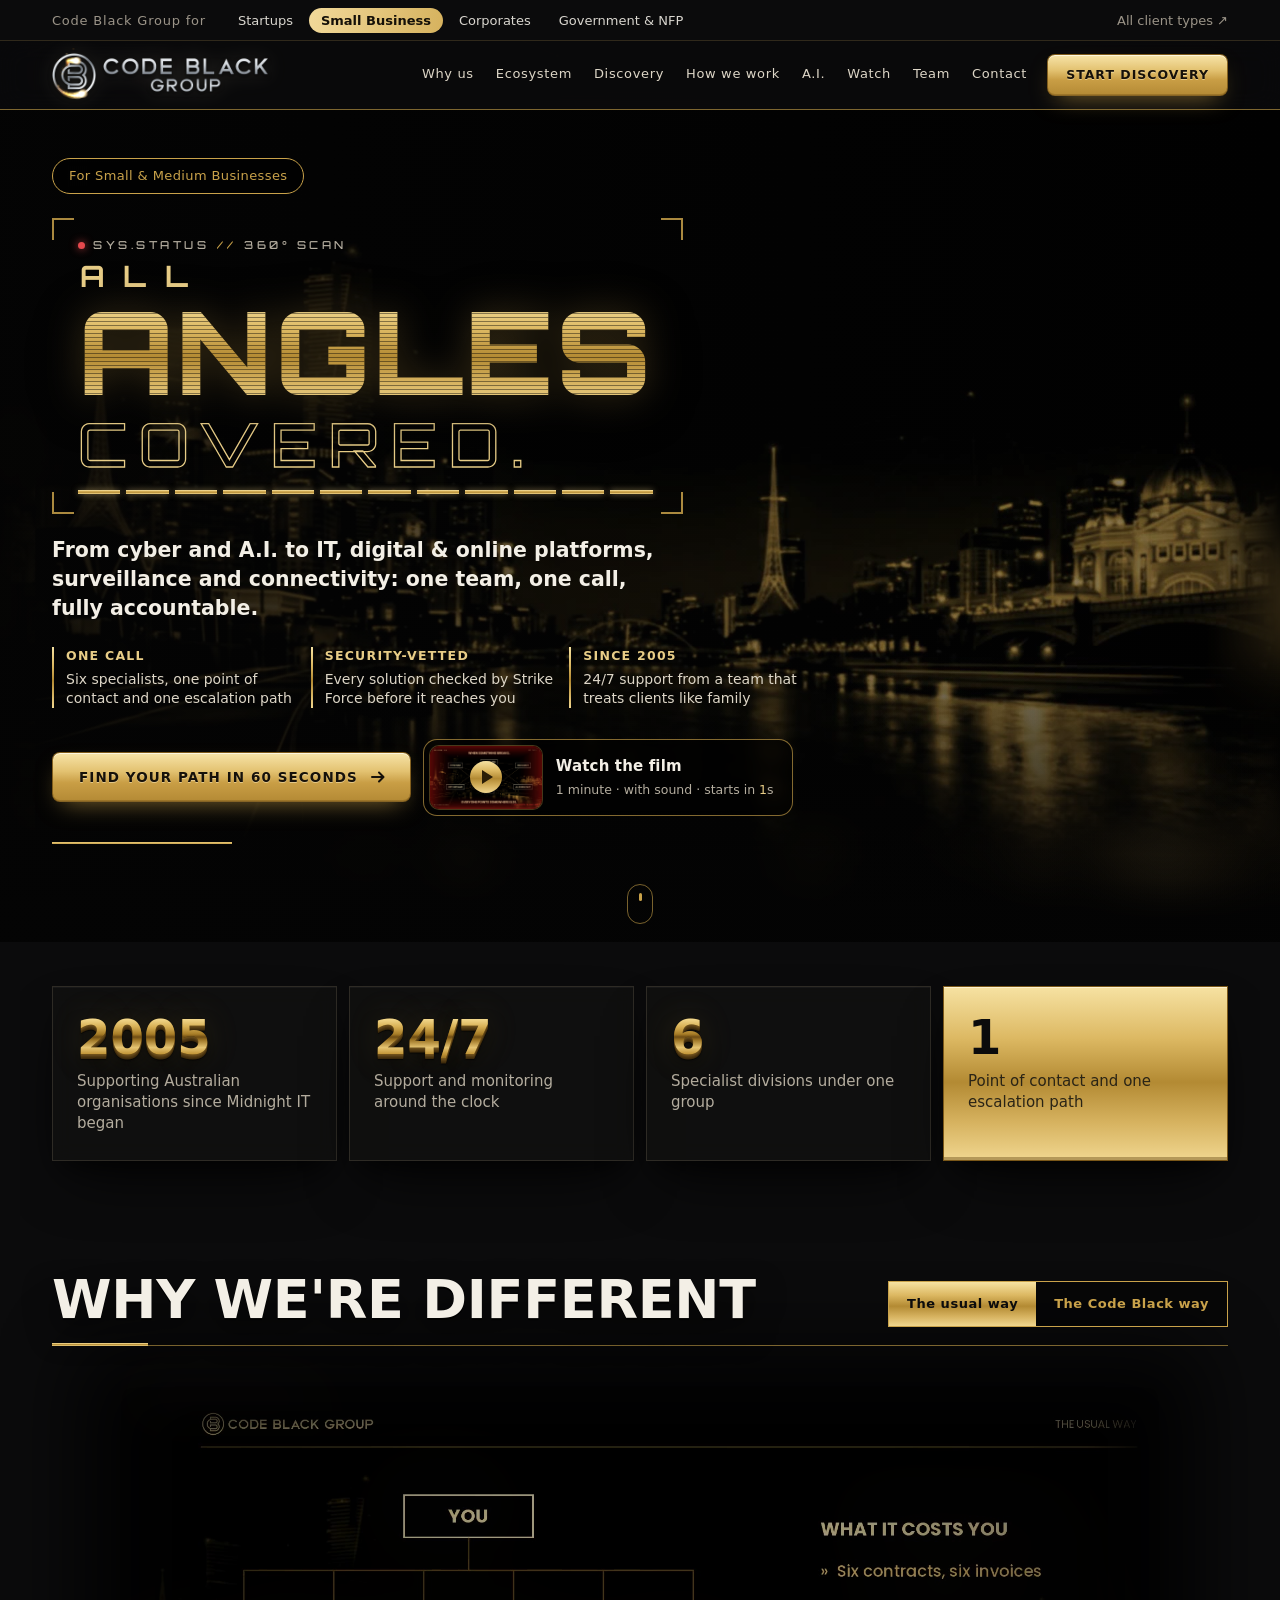
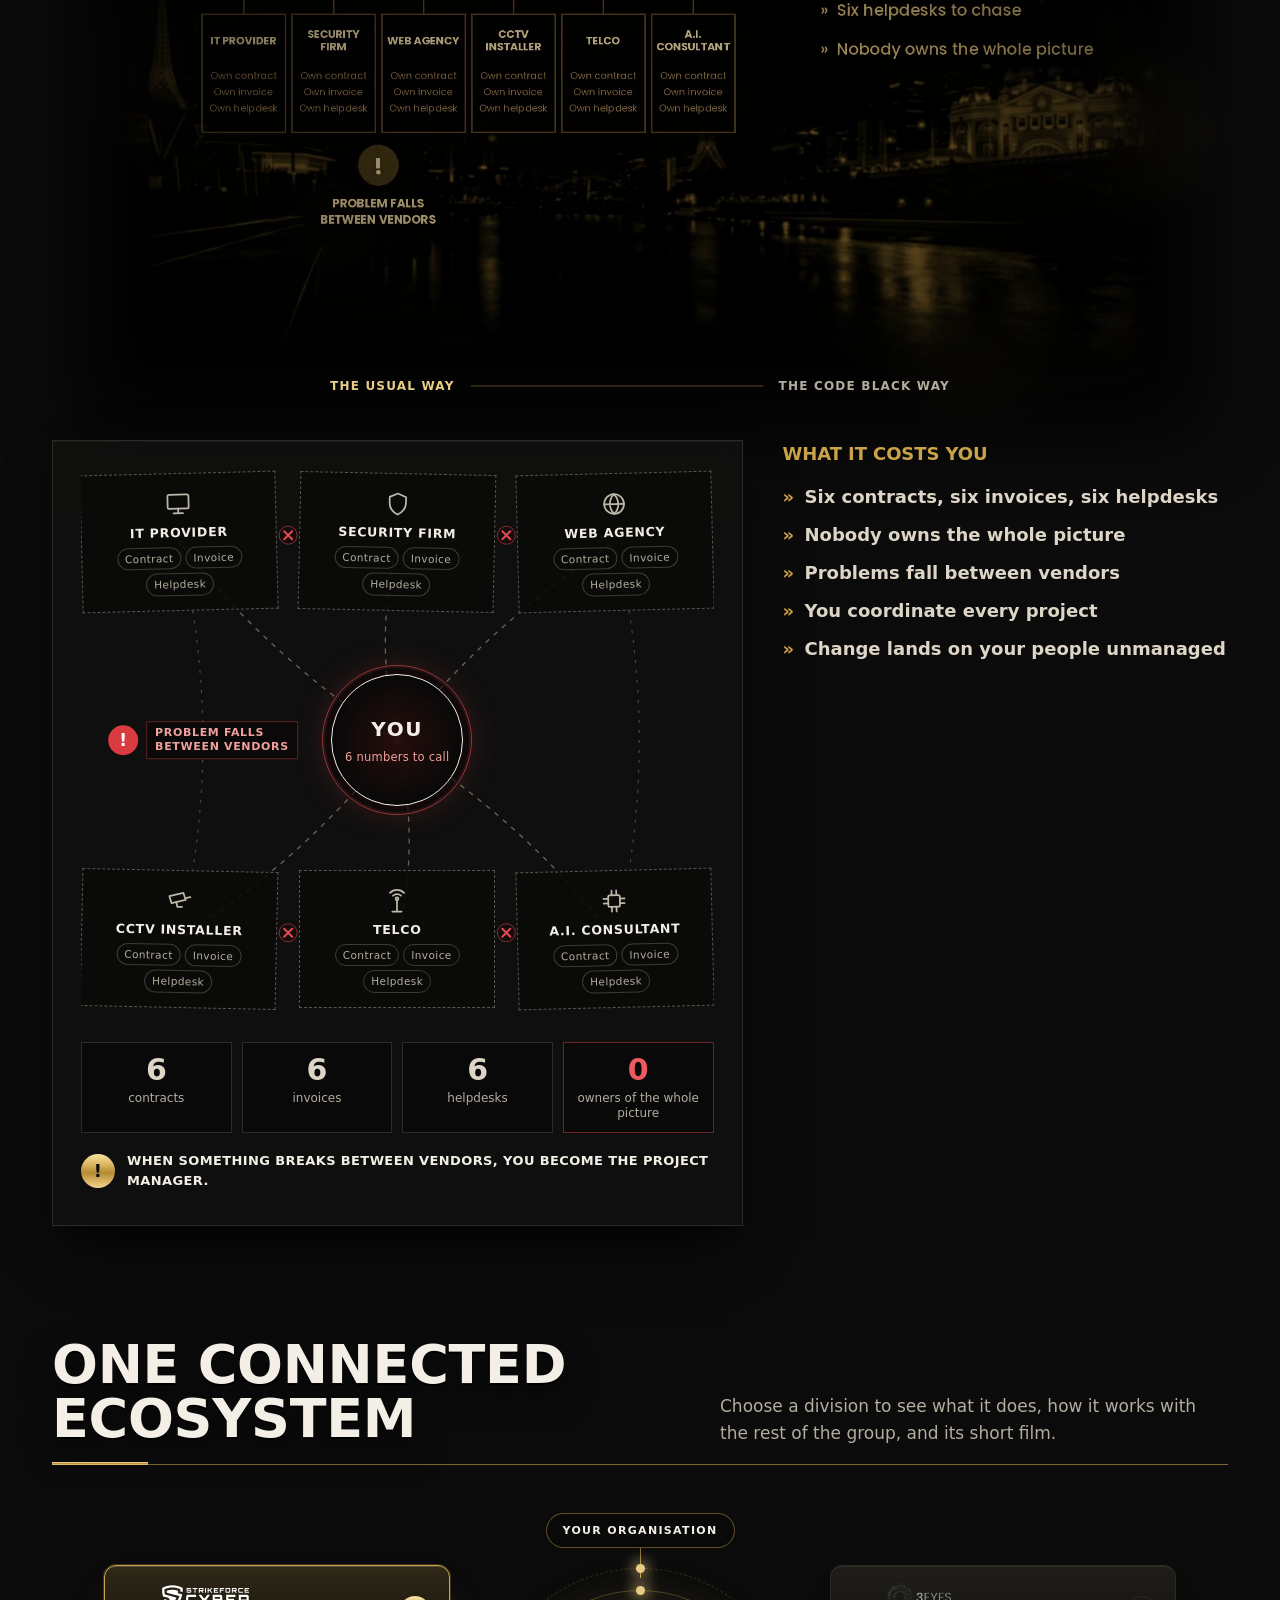
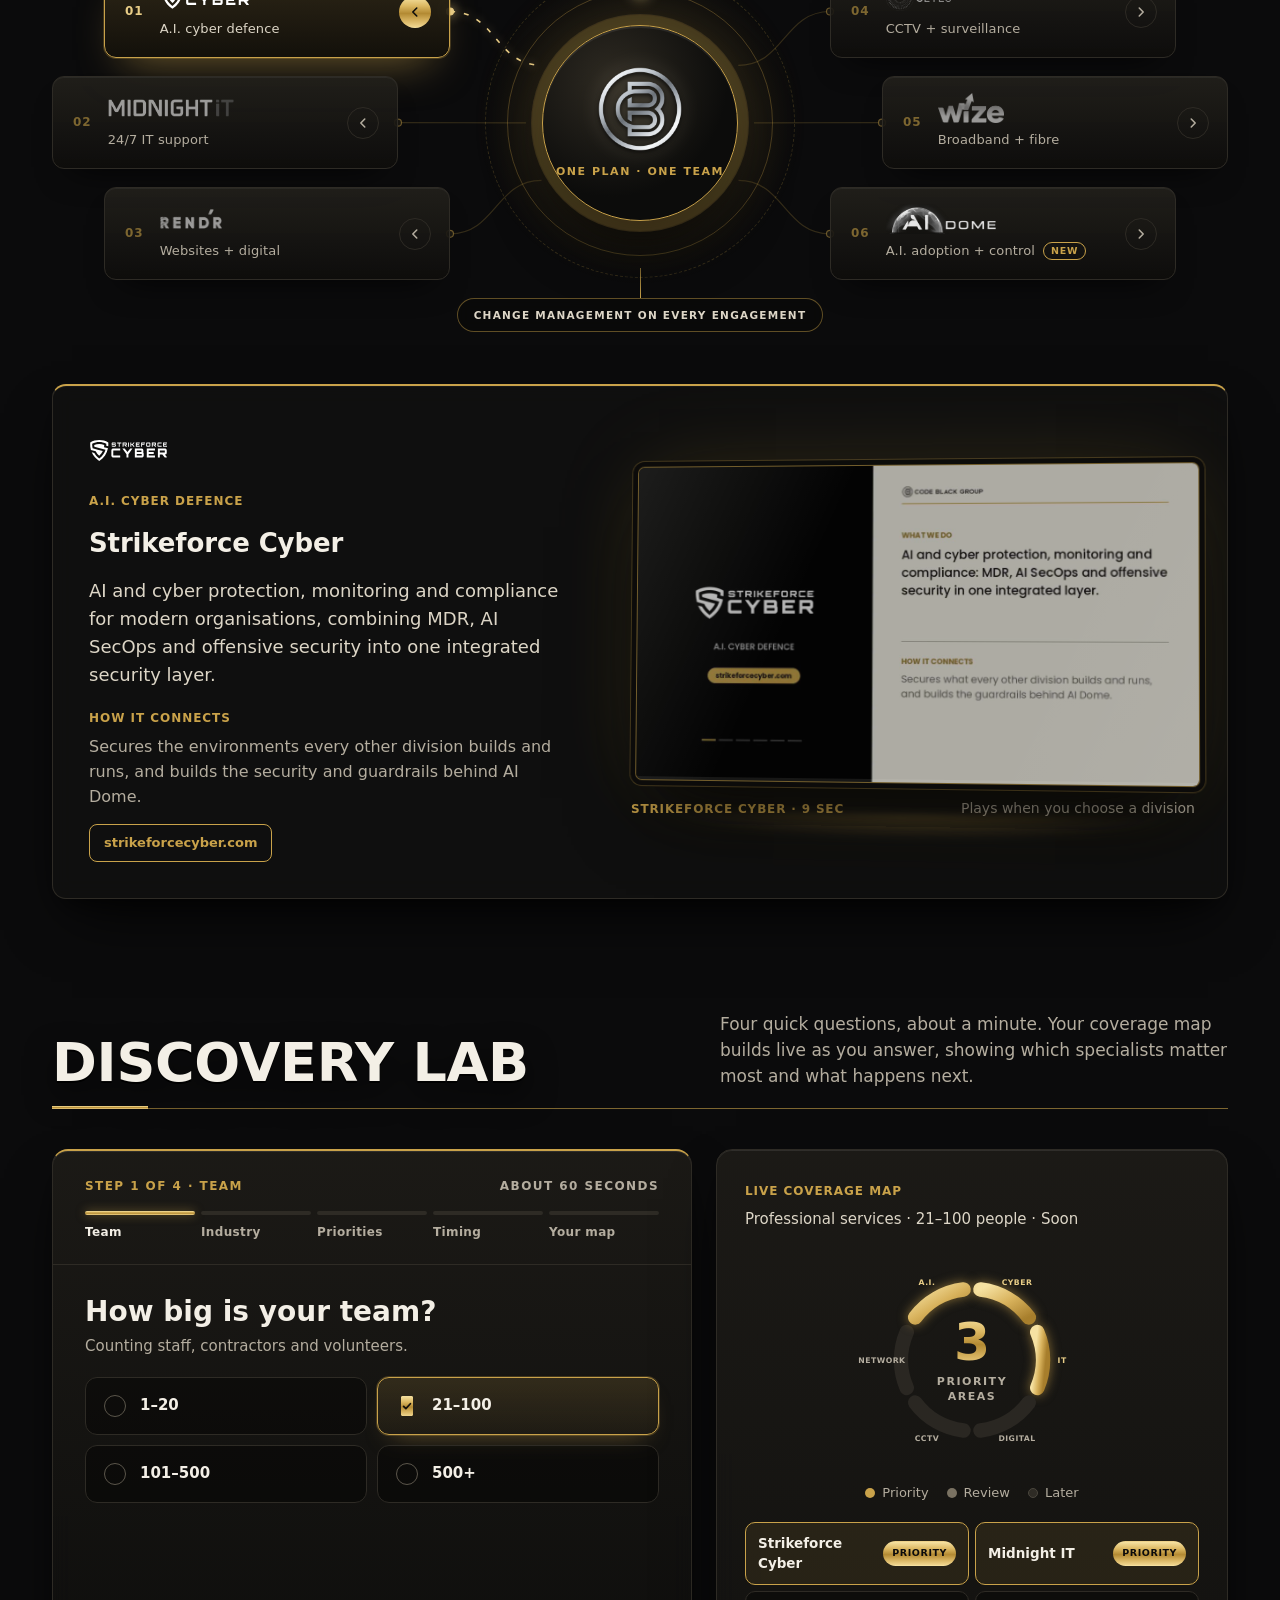
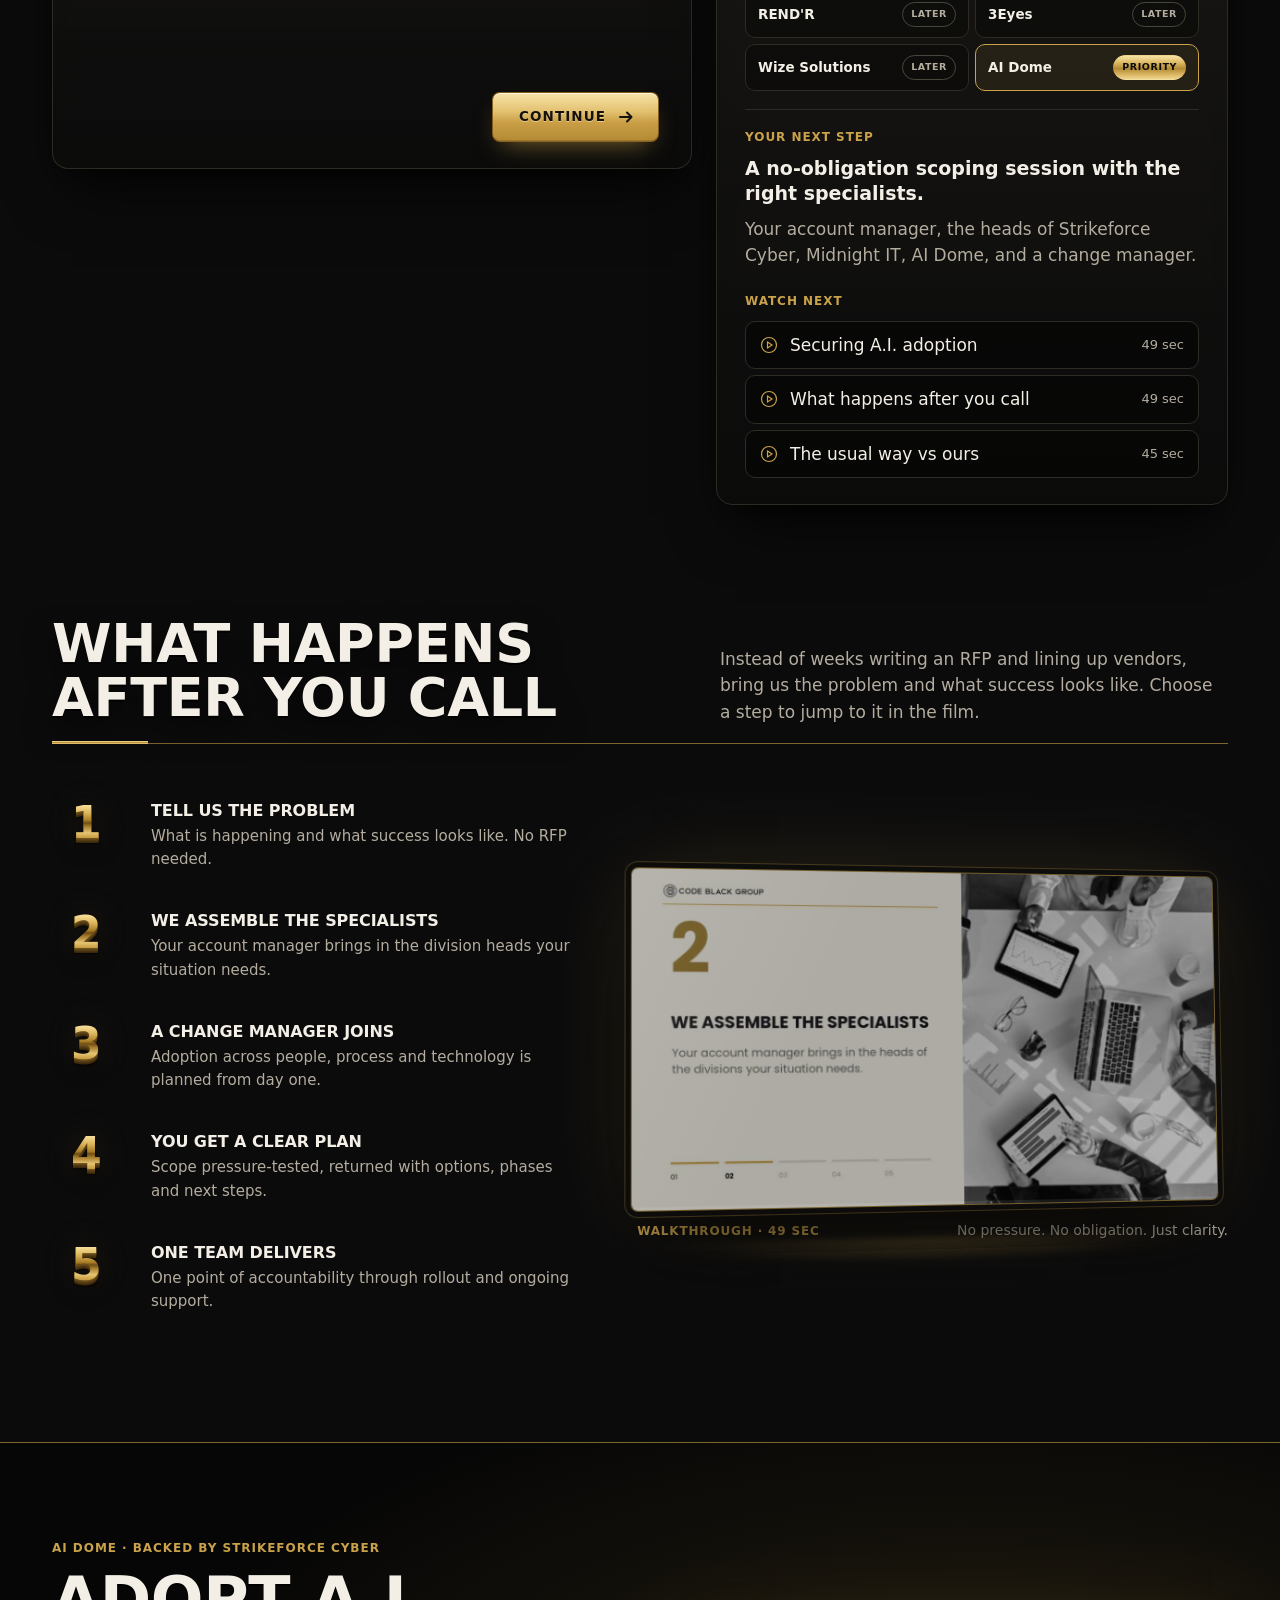
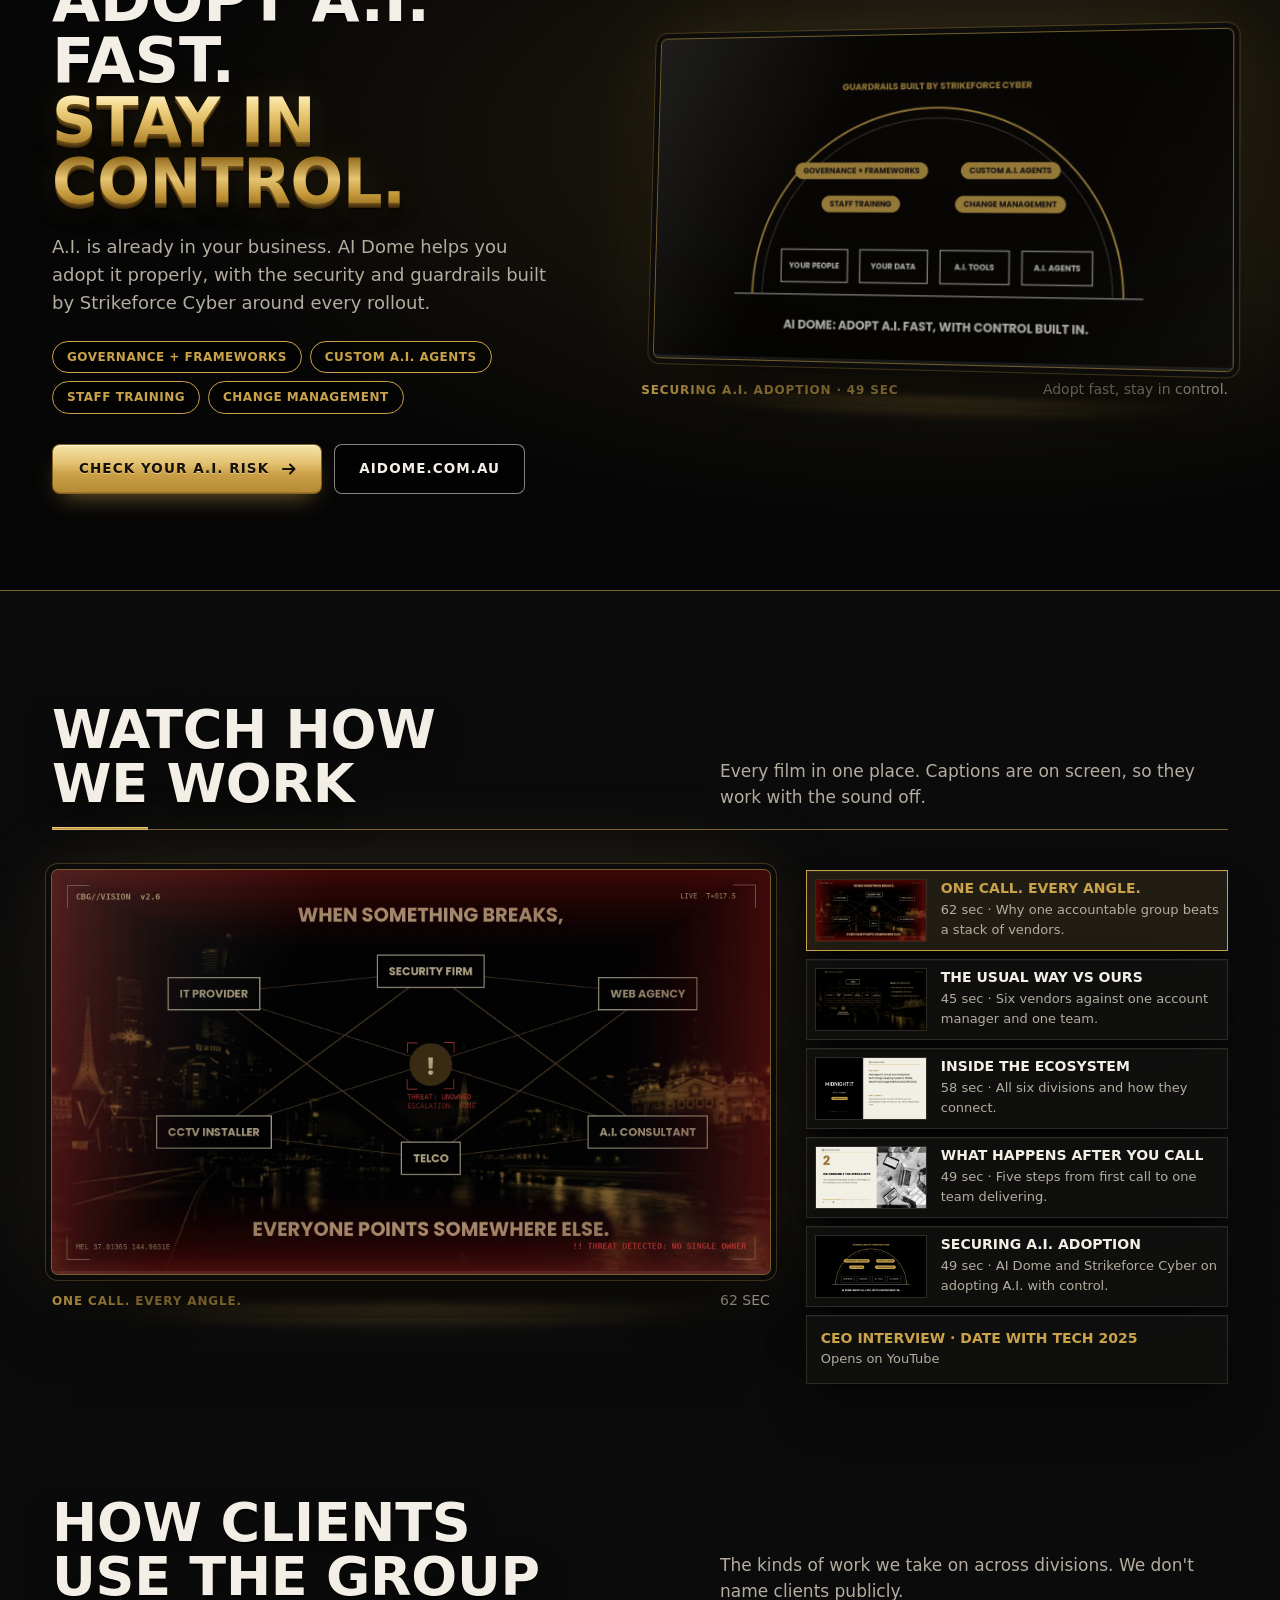
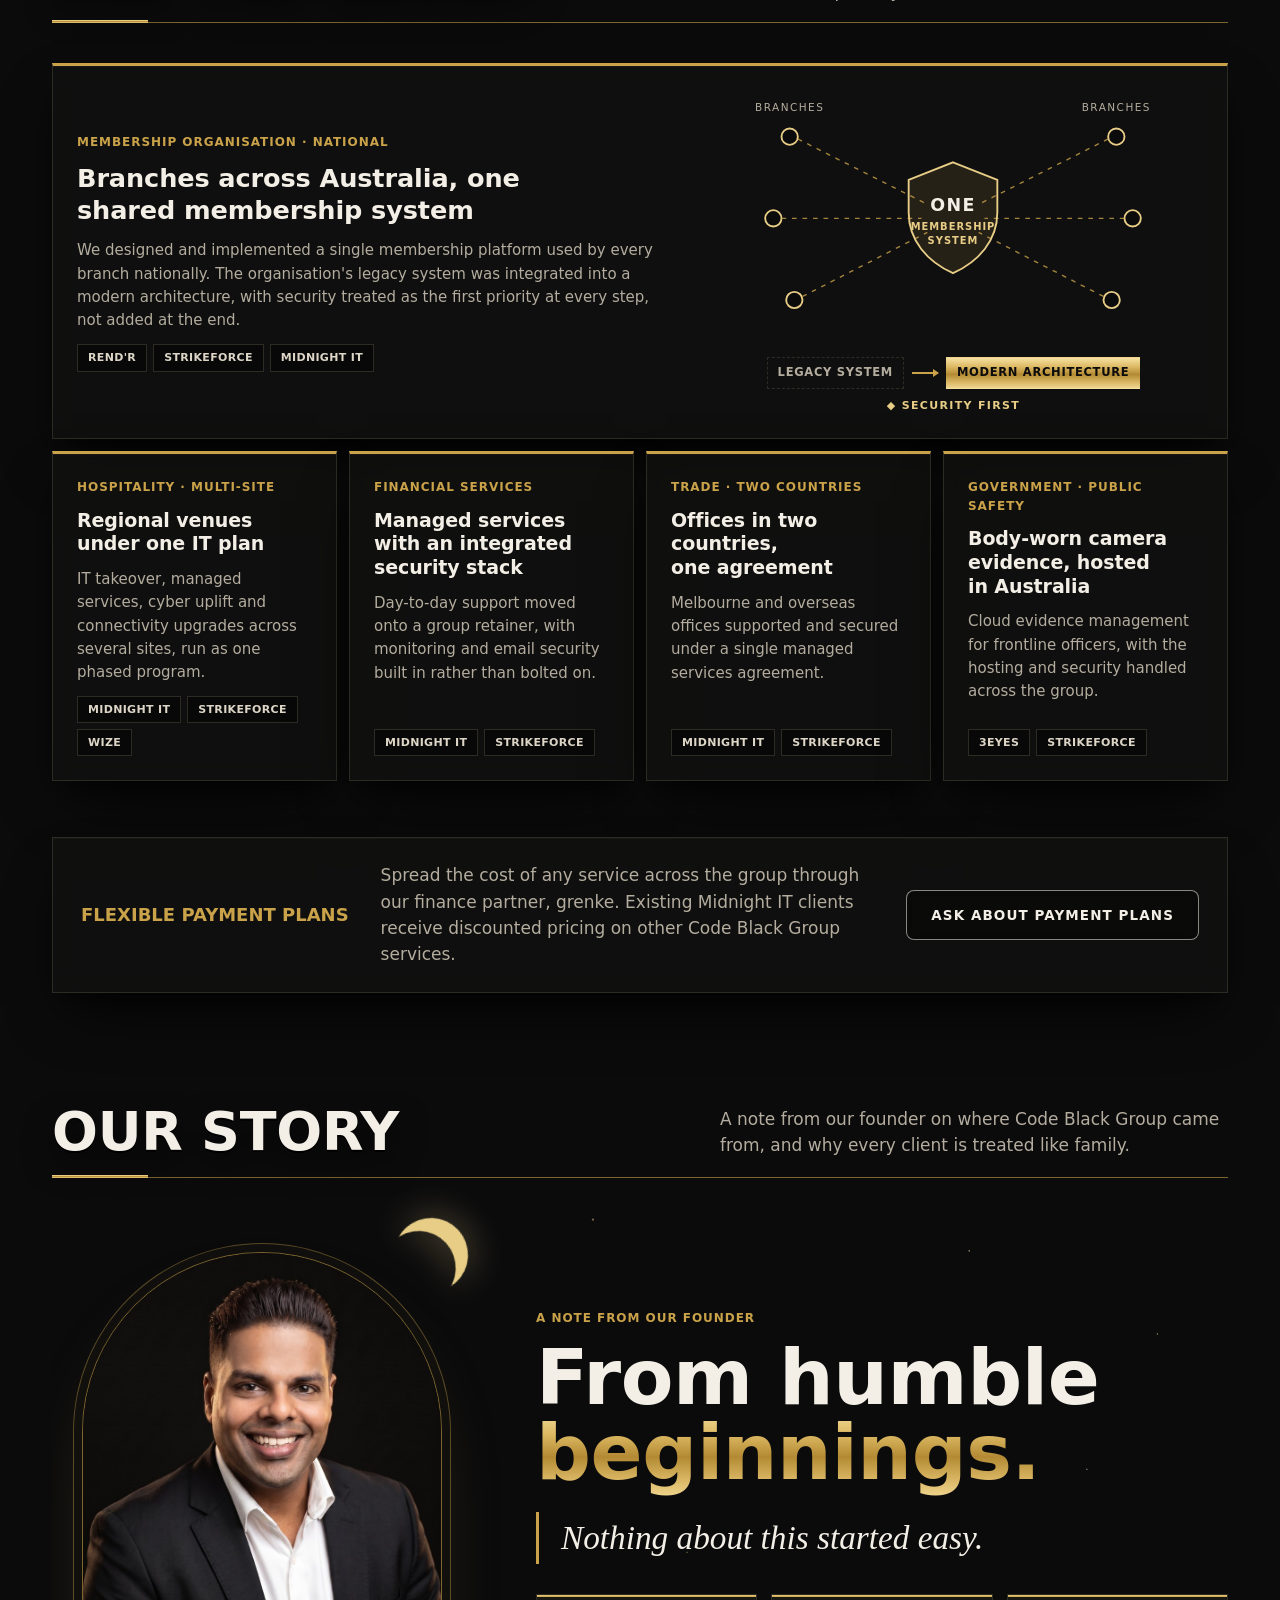
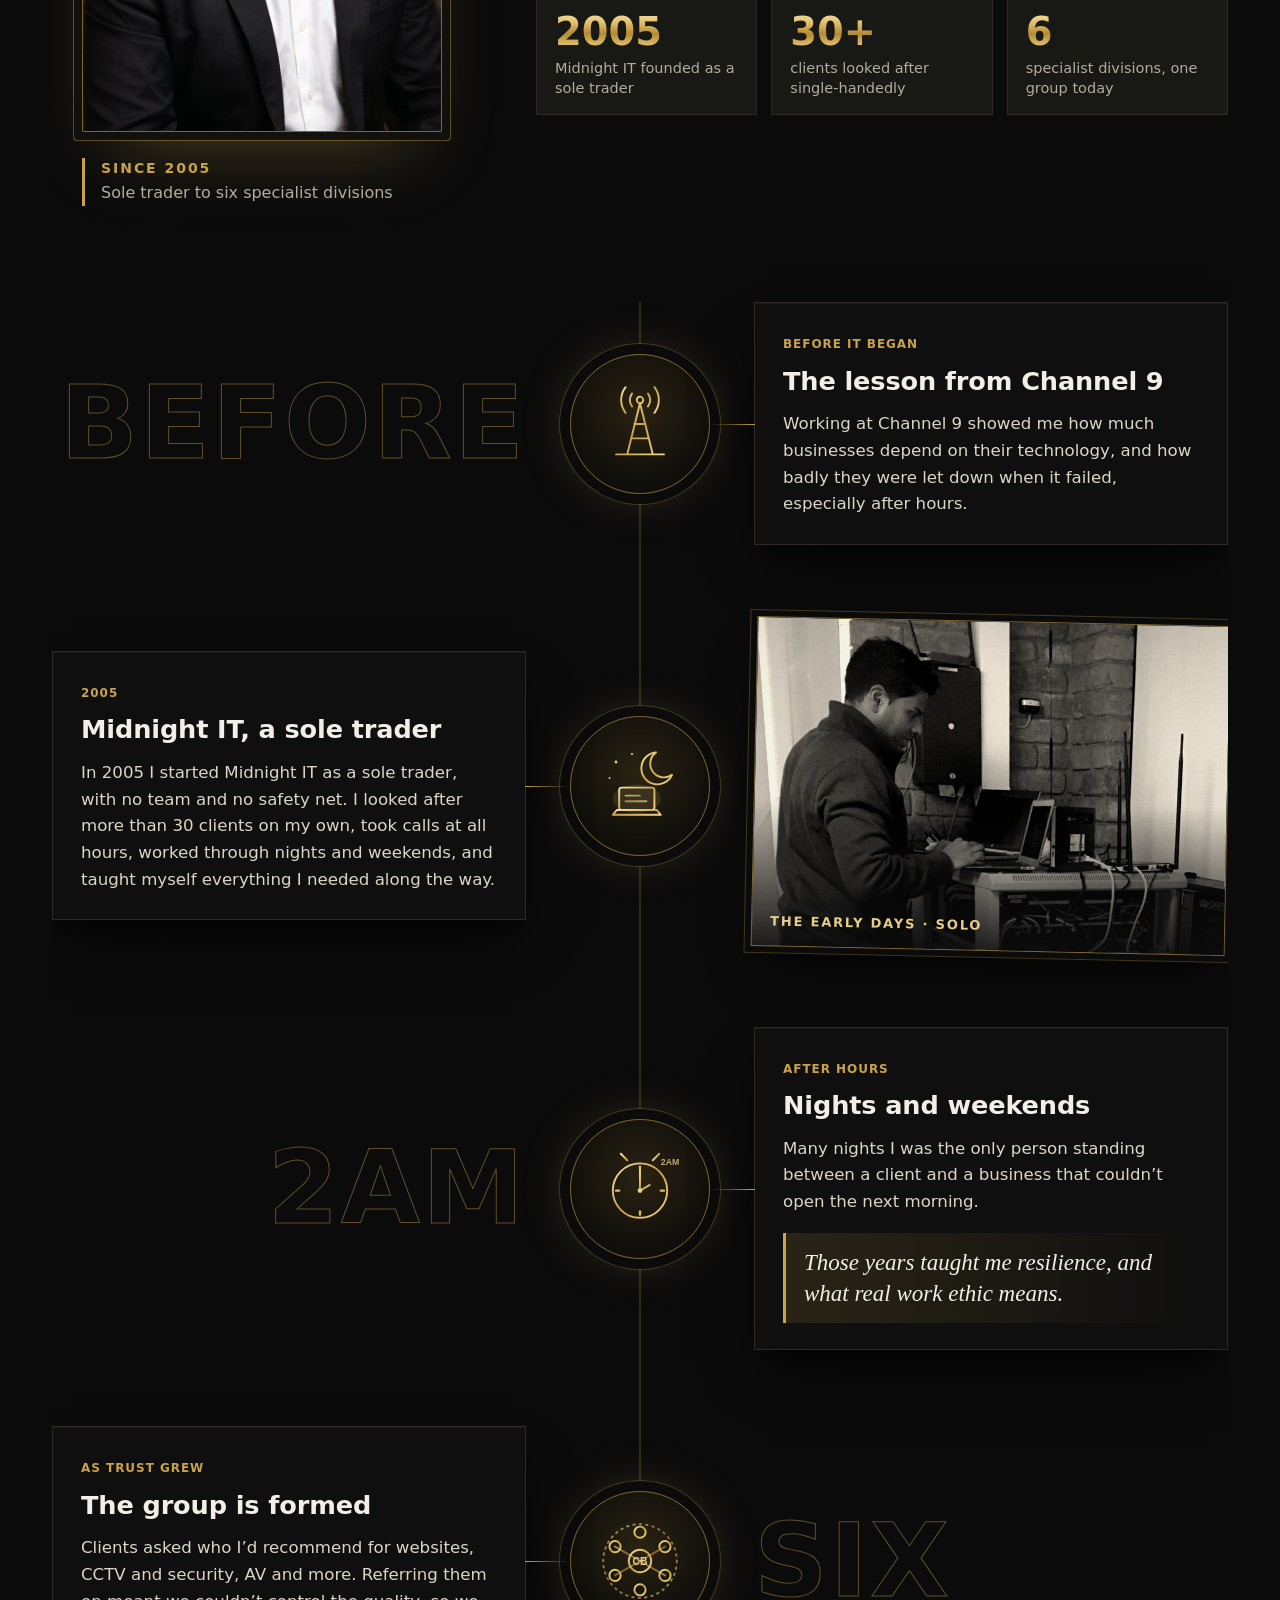
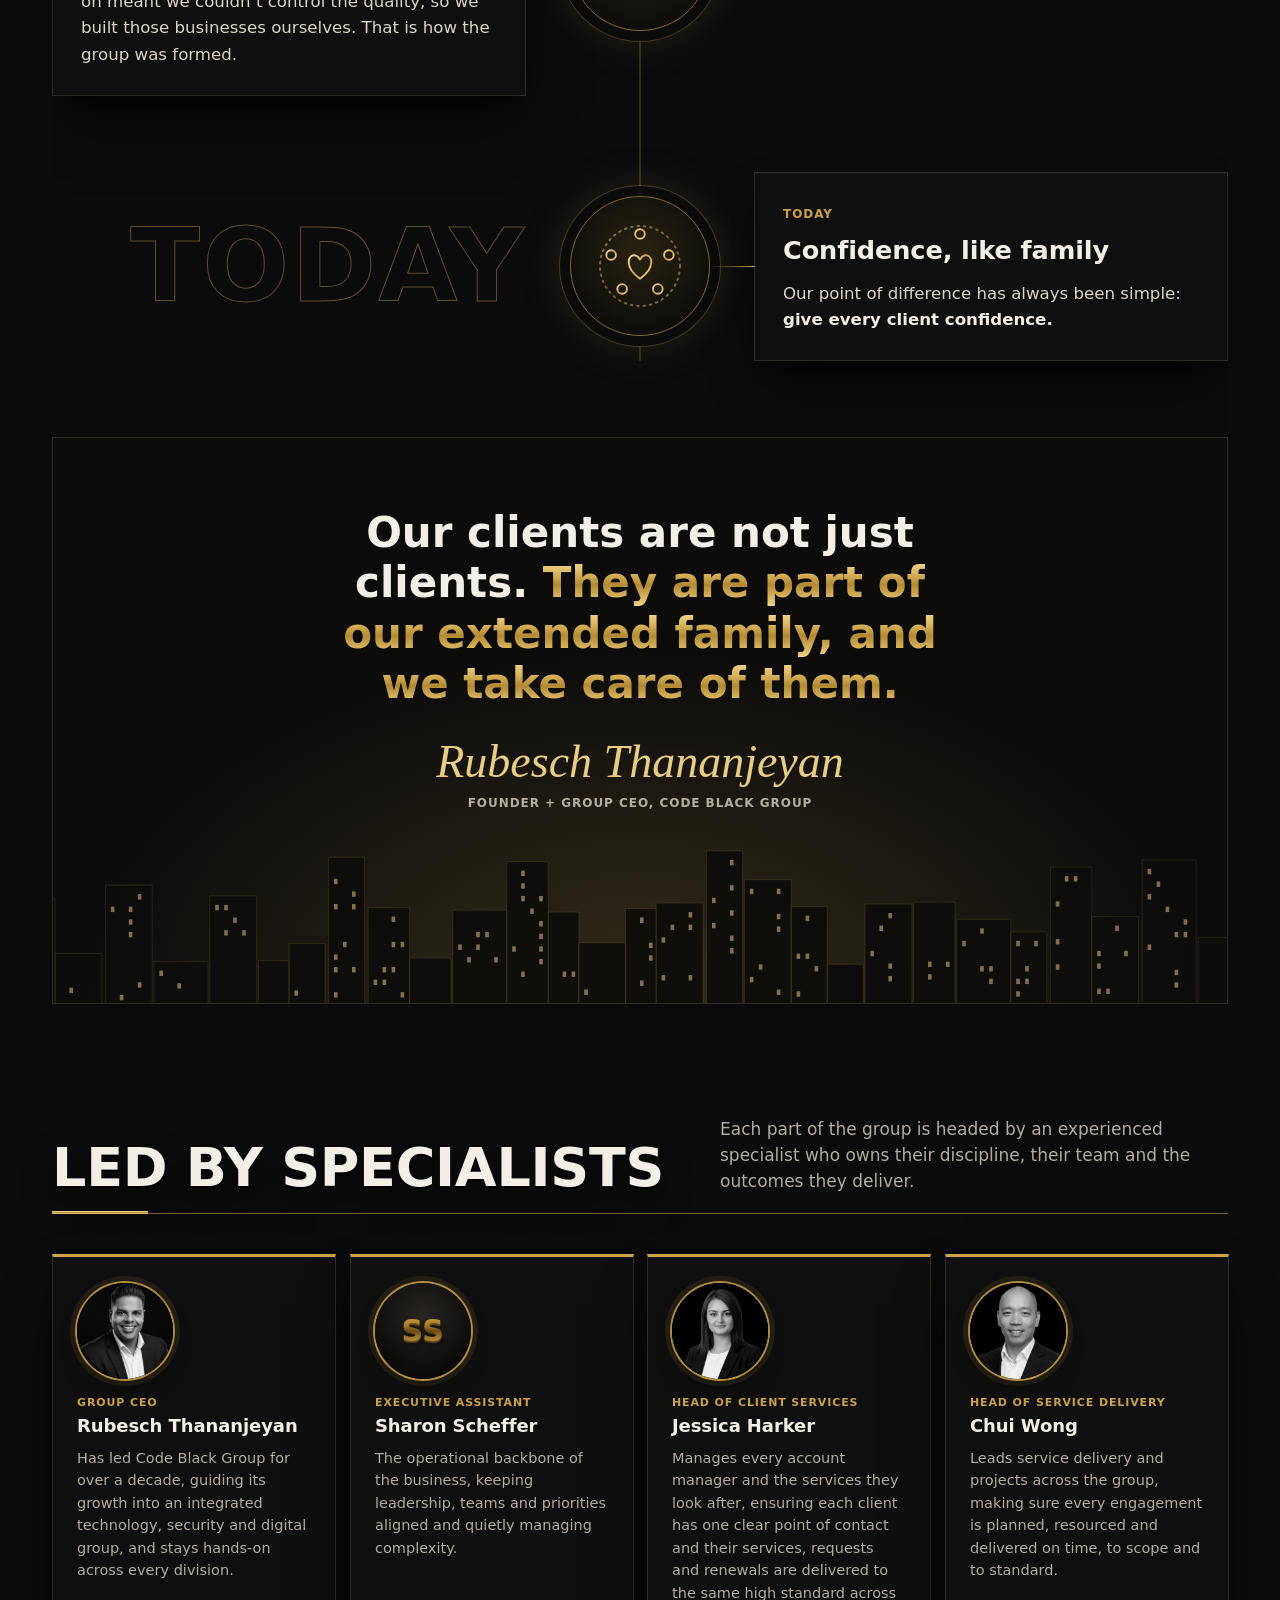
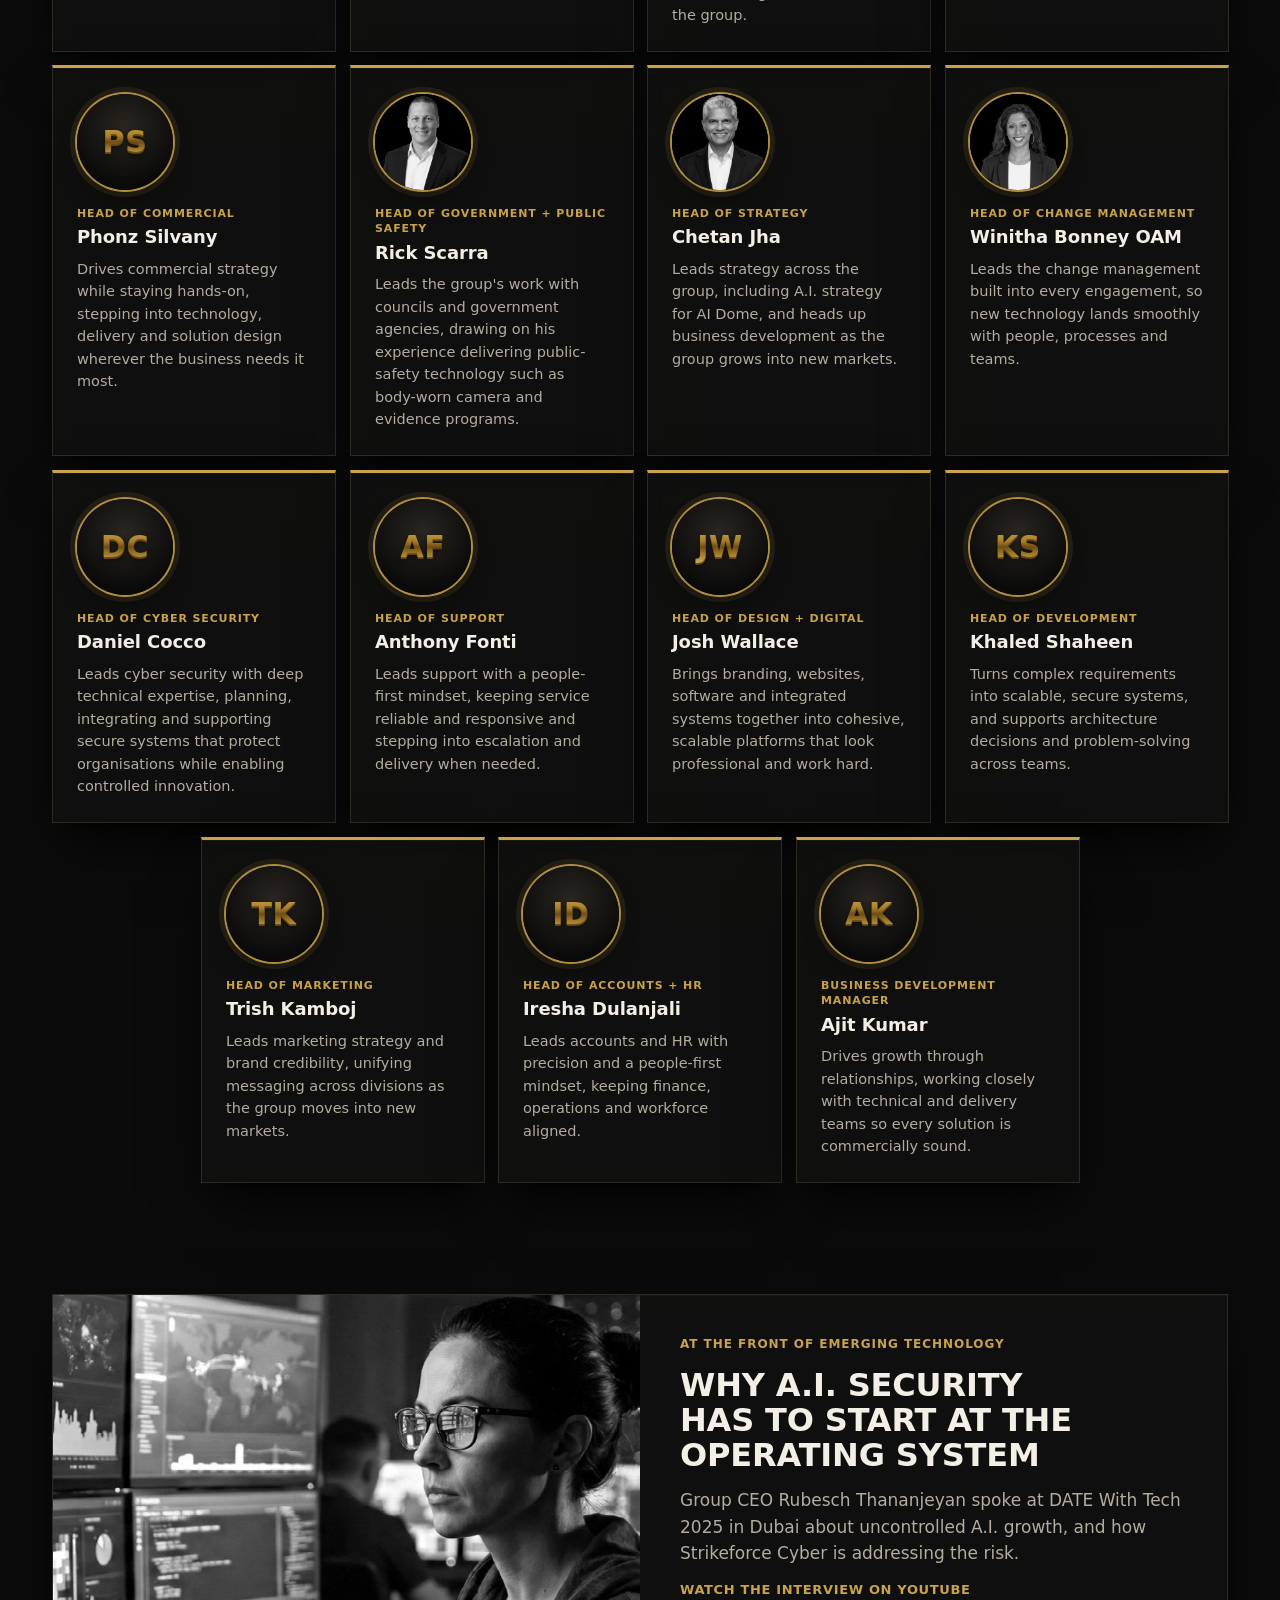
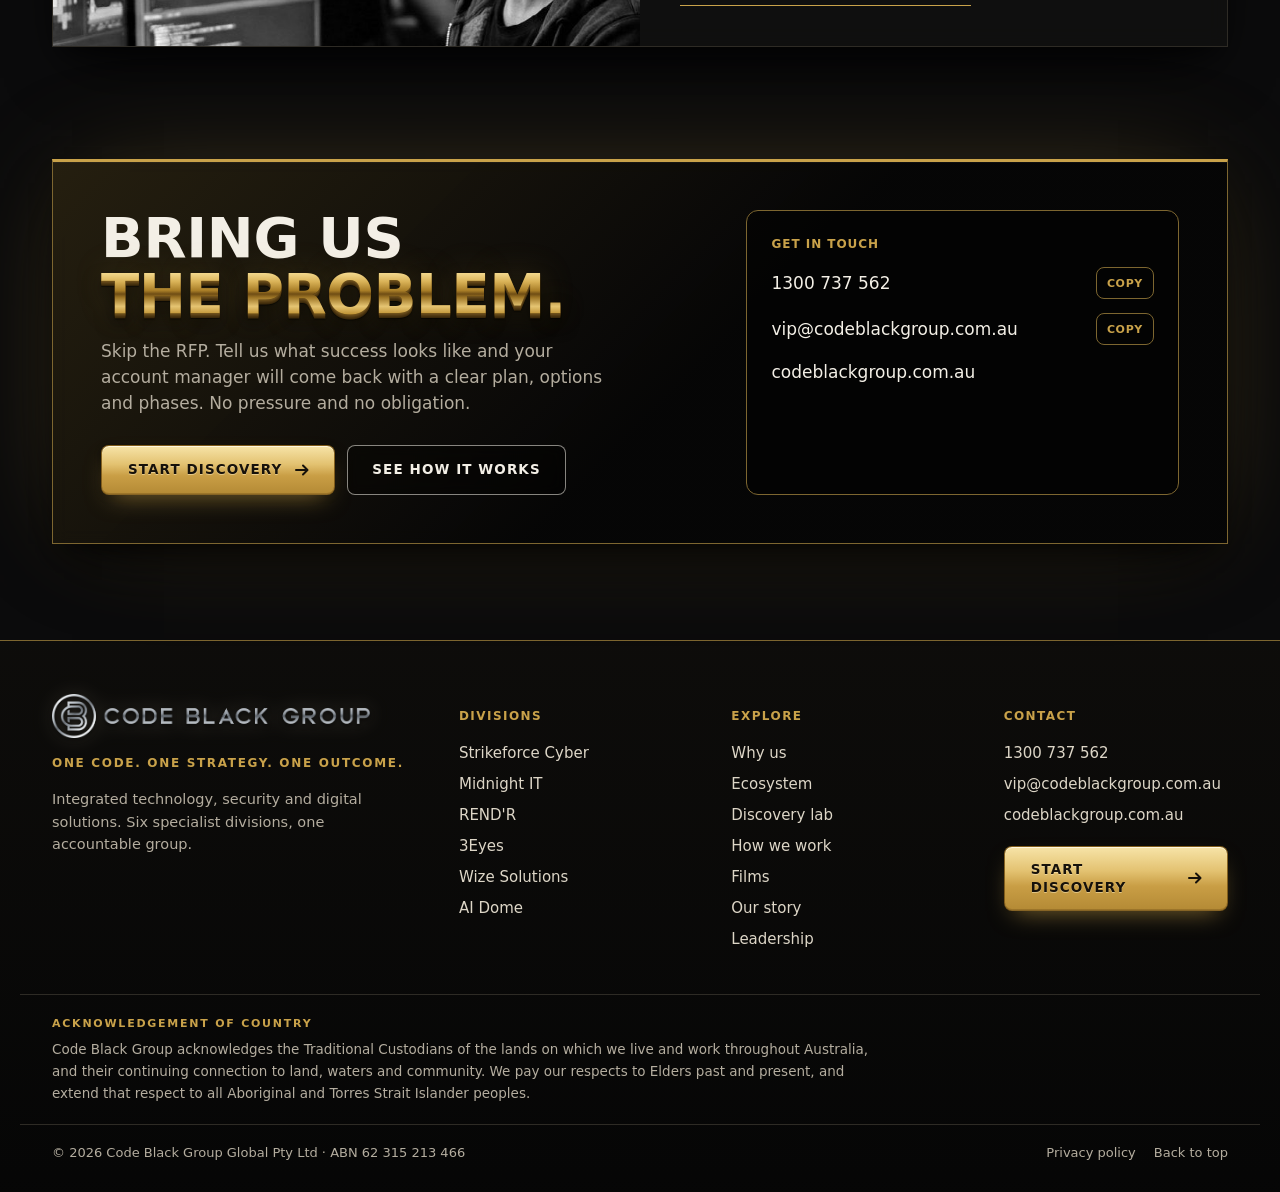
<file: business/index.before-simplify.html>
<!doctype html>
<html lang="en-AU">
<head>
<meta charset="utf-8">
<meta name="viewport" content="width=device-width,initial-scale=1,viewport-fit=cover">
<!-- security:start -->
<meta http-equiv="Content-Security-Policy" content="default-src 'self'; script-src 'self' 'sha256-JbomwF2U3lkYGYpD03/Z7qVsLpiuhVUrcs9IWOL+ivA=' 'sha256-P14QSvJe4CnHMQJQ6L7VvJRkuqlFqhQl/doTKHkUGMw=' https://*.hs-scripts.com https://*.hs-analytics.net https://*.hs-banner.com https://*.hscollectedforms.net https://*.hsadspixel.net https://*.usemessages.com https://*.hubspot.com https://*.hsforms.net; style-src 'self' 'unsafe-inline' https://fonts.googleapis.com; font-src 'self' data: https://fonts.gstatic.com; img-src 'self' data: https://codeblackgroup.com.au https://*.hubspot.com https://*.hubspot.net https://*.hsforms.com https://*.hs-analytics.net https://*.hs-banner.com; media-src 'self'; connect-src 'self' https://golden-shield.onrender.com https://*.hubspot.com https://*.hubapi.com https://*.hs-banner.com https://*.hscollectedforms.net https://*.hsforms.com https://*.hs-analytics.net https://*.hubspot.net https://*.usemessages.com; worker-src 'self' blob:; frame-src https://*.hubspot.com https://*.hsforms.net https://*.hsforms.com https://*.usemessages.com; object-src 'none'; base-uri 'self'; form-action 'self'; upgrade-insecure-requests">
<meta name="referrer" content="strict-origin-when-cross-origin">
<script src="../assets/guard.js"></script>
<!-- security:end -->
<meta name="description" content="Code Black Group brings cyber security, A.I., managed IT, digital, surveillance and connectivity together under one accountable group. One Code. One Strategy. One Outcome.">
<link rel="canonical" href="https://codeblackgroup-website.onrender.com/">
<meta property="og:type" content="website">
<meta property="og:site_name" content="Code Black Group">
<meta property="og:url" content="https://codeblackgroup-website.onrender.com/">
<meta property="og:title" content="Code Black Group | All Angles Covered">
<meta property="og:description" content="Cyber, A.I., IT, digital, surveillance and connectivity. Six specialist divisions, one accountable group.">
<meta property="og:image" content="https://codeblackgroup-website.onrender.com/img/share-card.jpg">
<meta property="og:image:width" content="1200">
<meta property="og:image:height" content="630">
<meta property="og:image:alt" content="Code Black Group: All angles covered">
<meta name="twitter:card" content="summary_large_image">
<meta name="twitter:title" content="Code Black Group | All Angles Covered">
<meta name="twitter:description" content="Six specialist divisions. One accountable group.">
<meta name="twitter:image" content="https://codeblackgroup-website.onrender.com/img/share-card.jpg">
<meta name="theme-color" content="#0b0b0c">
<link rel="icon" href="../logos/cbg-mark-white.svg" type="image/svg+xml">
<title>Code Black Group | All Angles Covered</title>
<link rel="preload" as="image" href="../img/hero-melbourne.jpg">
<link rel="preload" as="font" type="font/woff2" href="../fonts/orbitron-900.woff2" crossorigin>
<link rel="preconnect" href="https://fonts.googleapis.com">
<link rel="stylesheet" href="https://fonts.googleapis.com/css2?family=Playfair+Display:ital,wght@1,500&family=Poppins:wght@300;400;500;700;900&family=Source+Sans+3:wght@400;600;700&display=swap">
<style>
/* Layout: black + gold toolkit grammar with depth. A live gold light-grid sits behind glass panels; films play in place on tilted screens. */
:root{
  --ground:#0b0b0c; --glass:rgba(18,18,17,.74); --glass-strong:rgba(14,14,13,.9); --tile:rgba(28,27,23,.82); --line:#2e2b25;
  --ivory:#f3efe6; --muted:#b4ad9f; --soft:#ddd6c7;
  --gold:#c9a24a; --gold-hi:#e8cd87; --gold-dim:#7d6630; --gold-deep:#8a6b24;
  --on-gold:#0b0b0c;
  --metal:linear-gradient(180deg,#fff5cf 0%,#f3d98f 12%,#d9b257 28%,#a87d27 44%,#6f4d14 50%,#9c7425 56%,#e5c472 72%,#c09335 86%,#7a5718 100%);
  --metal-flat:linear-gradient(180deg,#f6e2a2 0%,#dcb862 30%,#b38a33 55%,#d6b25f 78%,#f0d68f 100%);
  --silver-icon:linear-gradient(140deg,#ffffff 0%,#eef1f4 16%,#b9c0c7 34%,#6b7178 48%,#8f969e 56%,#dfe3e7 72%,#f7f9fa 80%,#9aa1a8 100%);
  --silver:linear-gradient(180deg,#ffffff 0%,#eef1f4 12%,#cdd2d8 28%,#939aa2 44%,#5e646b 50%,#8a9199 56%,#d8dde2 72%,#aeb4bb 86%,#70767d 100%);
  --shine:linear-gradient(110deg,rgba(255,255,255,0) 0%,rgba(255,255,255,0) 39%,rgba(255,246,220,.75) 44.5%,rgba(255,255,255,1) 48%,rgba(255,255,255,1) 52%,rgba(255,246,220,.75) 55.5%,rgba(255,255,255,0) 61%,rgba(255,255,255,0) 100%);
  --sheen:linear-gradient(105deg,rgba(255,255,255,0) 0%,rgba(255,255,255,0) 40%,rgba(255,250,228,.95) 50%,rgba(255,255,255,0) 60%,rgba(255,255,255,0) 100%);
  --display:"Poppins",system-ui,"Segoe UI",sans-serif;
  --text:"Source Sans 3","Source Sans Pro",system-ui,"Segoe UI",sans-serif;
  --wrap:1240px;
  --depth:0 1px 0 rgba(255,255,255,.04) inset,0 30px 60px -20px rgba(0,0,0,.85),0 12px 24px -12px rgba(0,0,0,.7);
  color-scheme:dark;
}
*{box-sizing:border-box}
[hidden]{display:none!important}
html{scroll-behavior:smooth;scroll-padding-top:84px}
body{background:var(--ground);color:var(--ivory);font-family:var(--text);font-size:17px;line-height:1.55;-webkit-font-smoothing:antialiased;overflow-x:hidden}
body::before{content:"";position:fixed;inset:0 0 auto;height:env(safe-area-inset-top,0px);z-index:60;background:var(--ground)}
#bg{position:fixed;inset:0;width:100%;height:100%;z-index:0;pointer-events:none;display:block}
.page{position:relative;z-index:1}
h1,h2,h3,h4{font-family:var(--display);font-weight:700;margin:0;text-wrap:balance;letter-spacing:-0.005em}
p{margin:0}
a{color:inherit}
img{max-width:100%;display:block}
button{font:inherit;color:inherit}
:focus-visible{outline:2px solid var(--gold);outline-offset:3px}
.metal{position:relative;display:inline-block;color:#3d2b0c;-webkit-text-fill-color:#3d2b0c;text-shadow:0 1px 0 #6e5019,0 2px 0 #60451a,0 3px 0 #523a12,0 4px 0 #46310f,0 5px 0 #3a280b,0 6px 1px rgba(0,0,0,.55),0 10px 18px rgba(0,0,0,.6),0 0 34px rgba(201,162,74,.22)}
.metal::after{content:attr(data-text);content:attr(data-text) / "";position:absolute;inset:0;white-space:inherit;background:var(--sheen) no-repeat,var(--metal);background-size:280% 100%,100% 100%;background-position:160% 0,0 0;-webkit-background-clip:text;background-clip:text;color:transparent;-webkit-text-fill-color:transparent;text-shadow:none;animation:sheen 7s ease-in-out infinite;pointer-events:none}
.metal:not([data-text]){color:transparent;-webkit-text-fill-color:transparent;background:var(--metal);-webkit-background-clip:text;background-clip:text}
@keyframes sheen{0%,55%{background-position:160% 0,0 0}85%,100%{background-position:-60% 0,0 0}}
/* metallic gold logo: the SVG is used as a mask over a polished-gold fill */
.goldwrap{display:inline-block;line-height:0;filter:drop-shadow(0 -1px 0 rgba(255,244,205,.45)) drop-shadow(0 2px 1px rgba(0,0,0,.85)) drop-shadow(0 0 12px rgba(201,162,74,.35))}
.goldlogo{display:block;background:var(--shine) no-repeat,var(--metal);background-size:300% 100%,100% 100%;background-position:170% 0,0 0;-webkit-mask:var(--src) center/contain no-repeat;mask:var(--src) center/contain no-repeat;animation:shine 4.8s cubic-bezier(.45,.05,.35,1) infinite}
.goldwrap{animation:glint 4.8s cubic-bezier(.45,.05,.35,1) infinite}
#intro .goldwrap{animation:none}
@keyframes shine{0%,48%{background-position:170% 0,0 0,0 0}78%,100%{background-position:-70% 0,0 0,0 0}}
@keyframes glint{0%,52%,82%,100%{filter:drop-shadow(0 -1px 0 rgba(255,244,205,.45)) drop-shadow(0 2px 1px rgba(0,0,0,.85)) drop-shadow(0 0 12px rgba(201,162,74,.35))}64%{filter:drop-shadow(0 -1px 0 rgba(255,250,230,.7)) drop-shadow(0 2px 1px rgba(0,0,0,.85)) drop-shadow(0 0 22px rgba(255,236,190,.7))}}
.goldlogo.mark{--src:url("../logos/cbg-mark-white.svg")}
/* exact original CBG logo (white), with the shine passing through it */
.cbglogo{display:block;background:var(--shine) no-repeat,#ffffff;background-size:300% 100%,100% 100%;background-position:170% 0,0 0;-webkit-mask:var(--src) center/contain no-repeat;mask:var(--src) center/contain no-repeat;animation:shine 4.8s cubic-bezier(.45,.05,.35,1) infinite}
.cbglogo.icon{--src:url("../logos/cbg-icon-white.png")}
.cbglogo.oneline{--src:url("../logos/cbg-lockup-oneline-white.png");background:var(--shine) no-repeat,var(--silver-icon) no-repeat,var(--silver);background-size:300% 100%,13.9% 100%,100% 100%;background-position:170% 0,0 0,0 0;background-repeat:no-repeat}
.cbglogo.stacked{--src:url("../logos/cbg-logo-stacked-white.png");background:var(--shine) no-repeat,linear-gradient(180deg,#fff 0%,#fff 71.2%,#ffffff 72%,#eef1f4 74.6%,#cdd2d8 79.3%,#939aa2 83.9%,#5e646b 85.6%,#8a9199 87.3%,#d8dde2 91.9%,#aeb4bb 96%,#70767d 100%) no-repeat;background-size:300% 100%,100% 100%;background-position:170% 0,0 0}
/* header: original icon (white) + CODE BLACK GROUP in metallic silver; one shine crosses the whole logo */
.cbglogo.lockup{--src:url("../logos/cbg-lockup-horizontal-white.png");background:var(--shine) no-repeat,var(--silver-icon) no-repeat,var(--silver);background-size:300% 100%,20.5% 100%,100% 100%;background-position:170% 0,0 0,0 0;background-repeat:no-repeat}
.whitewrap{display:inline-block;line-height:0;filter:drop-shadow(0 2px 2px rgba(0,0,0,.7)) drop-shadow(0 0 10px rgba(255,236,200,.18));animation:glintw 4.8s cubic-bezier(.45,.05,.35,1) infinite}
@keyframes glintw{0%,52%,82%,100%{filter:drop-shadow(0 2px 2px rgba(0,0,0,.7)) drop-shadow(0 0 10px rgba(255,236,200,.18))}64%{filter:drop-shadow(0 2px 2px rgba(0,0,0,.7)) drop-shadow(0 0 20px rgba(255,236,200,.55))}}
.person .mono.metal::after{display:grid;place-items:center}
.goldlogo.lockup{--src:url("../logos/cbg-header-lockup-white.svg");background:var(--shine) no-repeat,var(--metal) no-repeat,var(--silver);background-size:300% 100%,14.7% 100%,100% 100%;background-position:170% 0,0 0,0 0}
/* silver metallic text (the CODE BLACK GROUP wordmark) */
.metal.silver{color:#2c3034;-webkit-text-fill-color:#2c3034;text-shadow:0 1px 0 #6b7178,0 2px 0 #5a5f65,0 3px 0 #4a4f54,0 4px 0 #3c4044,0 5px 1px rgba(0,0,0,.55),0 10px 18px rgba(0,0,0,.6),0 0 30px rgba(220,226,232,.12)}
.metal.silver::after{background-image:var(--sheen),var(--silver);background-repeat:no-repeat;background-size:280% 100%,100% 100%;background-position:160% 0,0 0;-webkit-background-clip:text;background-clip:text}
.wrap{max-width:var(--wrap);margin:0 auto;padding-left:max(16px,env(safe-area-inset-left,0px));padding-right:max(16px,env(safe-area-inset-right,0px))}
@media (min-width:720px){.wrap{padding-left:max(32px,env(safe-area-inset-left,0px));padding-right:max(32px,env(safe-area-inset-right,0px))}}
.label{font-family:var(--display);font-size:12px;font-weight:700;letter-spacing:.08em;text-transform:uppercase;color:var(--gold)}
.muted{color:var(--muted)}
.chev{list-style:none;margin:0;padding:0;display:grid;gap:10px}
.chev li{padding-left:22px;position:relative;color:var(--soft);font-weight:600}
.chev li::before{content:"\00bb";position:absolute;left:0;font-weight:700;color:var(--gold)}
.pill{display:inline-flex;align-items:center;gap:8px;border:1px solid var(--gold);color:var(--gold);border-radius:999px;padding:7px 16px;font-family:var(--display);font-size:13px;letter-spacing:.03em;background:rgba(0,0,0,.4);backdrop-filter:blur(6px)}
.btn{position:relative;overflow:hidden;isolation:isolate;display:inline-flex;align-items:center;justify-content:center;gap:12px;min-height:50px;padding:13px 24px 13px 26px;font-family:var(--display);font-size:13.5px;font-weight:700;letter-spacing:.08em;text-transform:uppercase;text-decoration:none;border:1px solid rgba(122,87,24,.9);border-radius:8px;background:linear-gradient(180deg,#f7e4a8 0%,#e3c271 38%,#c99e45 62%,#b48a35 100%);color:#16110a;cursor:pointer;text-shadow:0 1px 0 rgba(255,240,200,.5);box-shadow:inset 0 1px 0 rgba(255,251,232,.85),inset 0 -1px 0 rgba(110,76,18,.35),0 10px 24px -10px rgba(201,162,74,.65),0 2px 6px rgba(0,0,0,.45);transition:transform .2s ease,box-shadow .2s ease,filter .2s ease}
.btn::after{content:"";position:absolute;inset:0;z-index:-1;background:var(--sheen) no-repeat;background-size:260% 100%;background-position:160% 0;transition:background-position .9s ease}
.btn:not(.ghost)::before{content:"";order:2;flex:none;width:16px;height:16px;background:currentColor;-webkit-mask:url("data:image/svg+xml,%3Csvg xmlns='http://www.w3.org/2000/svg' viewBox='0 0 16 16' fill='none' stroke='black' stroke-width='2' stroke-linecap='round' stroke-linejoin='round'%3E%3Cpath d='M2 8h11M9 3.5 13.5 8 9 12.5'/%3E%3C/svg%3E") center/contain no-repeat;mask:url("data:image/svg+xml,%3Csvg xmlns='http://www.w3.org/2000/svg' viewBox='0 0 16 16' fill='none' stroke='black' stroke-width='2' stroke-linecap='round' stroke-linejoin='round'%3E%3Cpath d='M2 8h11M9 3.5 13.5 8 9 12.5'/%3E%3C/svg%3E") center/contain no-repeat;transition:transform .25s ease}
.btn:hover::after{background-position:-60% 0}
.btn:hover{transform:translateY(-2px);filter:brightness(1.05);box-shadow:inset 0 1px 0 rgba(255,251,232,.9),inset 0 -1px 0 rgba(110,76,18,.35),0 16px 32px -12px rgba(201,162,74,.8),0 3px 8px rgba(0,0,0,.5)}
.btn:not(.ghost):hover::before{transform:translateX(4px)}
.btn:focus-visible{outline:2px solid var(--gold-hi);outline-offset:3px}
.btn:active{transform:translateY(0)}
.btn.ghost{background:rgba(0,0,0,.35);color:var(--ivory);border:1px solid rgba(243,239,230,.55);box-shadow:none;text-shadow:none;backdrop-filter:blur(6px);padding-inline:24px}
.btn.ghost:hover{background:var(--ivory);color:var(--on-gold)}
.play-ico{width:16px;height:16px;flex:none}

/* ---------- glass + depth ---------- */
.glass{background:var(--glass);backdrop-filter:blur(10px) saturate(120%);-webkit-backdrop-filter:blur(10px) saturate(120%);border:1px solid var(--line);box-shadow:var(--depth)}
.tilt{transform-style:preserve-3d;transition:transform .25s ease-out,box-shadow .25s;will-change:transform;position:relative}
.tilt::after{content:"";position:absolute;inset:0;pointer-events:none;background:radial-gradient(circle at var(--mx,50%) var(--my,0%),rgba(232,205,135,.14),transparent 45%);opacity:0;transition:opacity .25s}
.tilt.on::after{opacity:1}

/* ---------- screens (embedded films) ---------- */
.stage{perspective:1600px;perspective-origin:50% 40%}
.screen{position:relative;transform-style:preserve-3d;transform:rotateY(var(--ry,-10deg)) rotateX(var(--rx,4deg));transition:transform .4s cubic-bezier(.2,.7,.2,1);border-radius:6px}
.screen.flat{--ry:0deg;--rx:0deg}
.screen .frame{position:relative;border-radius:6px;overflow:hidden;background:#000;box-shadow:0 0 0 1px rgba(201,162,74,.55),0 0 0 6px rgba(10,10,10,.95),0 0 0 7px rgba(201,162,74,.25),0 40px 80px -20px rgba(0,0,0,.95),0 0 90px -10px rgba(201,162,74,.22)}
.screen video{display:block;width:100%;aspect-ratio:16/9;background:transparent;object-fit:cover;opacity:.7;transition:opacity .3s}
.screen video:fullscreen,.screen video:-webkit-full-screen{opacity:1;background:#000}
.screen .frame{background:rgba(6,6,6,.15)!important;backdrop-filter:none}
.screen .glare{position:absolute;inset:0;pointer-events:none;background:linear-gradient(115deg,rgba(255,255,255,.10) 0%,rgba(255,255,255,0) 32%,rgba(255,255,255,0) 70%,rgba(255,255,255,.04) 100%)}
.screen .reflect{position:absolute;left:4%;right:4%;top:100%;height:60px;margin-top:14px;background:radial-gradient(ellipse at 50% 0%,rgba(201,162,74,.28),transparent 70%);filter:blur(8px);transform:rotateX(70deg);pointer-events:none}
.vbar{position:absolute;left:0;right:0;bottom:0;display:flex;align-items:center;gap:8px;padding:10px 12px;background:linear-gradient(0deg,rgba(0,0,0,.85),rgba(0,0,0,0));opacity:0;transition:opacity .2s}
.screen:hover .vbar,.screen:focus-within .vbar,.screen.muted-hint .vbar{opacity:1}
@media (hover:none){.vbar{opacity:1}}
.vbar button{min-height:36px;min-width:36px;display:inline-flex;align-items:center;justify-content:center;gap:6px;padding:0 10px;border:1px solid rgba(201,162,74,.6);background:rgba(0,0,0,.55);color:var(--gold);font-family:var(--display);font-size:11px;font-weight:700;letter-spacing:.06em;cursor:pointer}
.vbar button:hover{background:var(--gold);color:var(--on-gold)}
.vbar .t{margin-left:auto;font-family:var(--display);font-size:12px;color:var(--soft);letter-spacing:.04em;text-shadow:0 1px 2px #000}
.vprog{position:absolute;left:0;right:0;bottom:0;height:3px;background:rgba(255,255,255,.08)}
.vprog i{display:block;height:100%;width:0;background:var(--gold)}
.vcap{display:flex;justify-content:space-between;gap:12px;margin-top:16px;font-size:14px;color:var(--muted)}
.vcap b{font-family:var(--display);font-size:12px;letter-spacing:.07em;color:var(--gold)}
@media (max-width:920px){.screen{--ry:0deg!important;--rx:0deg!important}}

/* ---------- header ---------- */
.site-head{position:sticky;top:env(safe-area-inset-top,0px);z-index:50;background:rgba(9,9,10,.82);backdrop-filter:blur(12px);-webkit-backdrop-filter:blur(12px);border-bottom:1px solid var(--gold-dim)}
.site-head .wrap{display:flex;align-items:center;gap:20px;min-height:68px;flex-wrap:wrap;padding-block:10px}
.brand{display:flex;align-items:center;gap:14px;text-decoration:none}
.brand img{height:30px;width:auto}
.nav{display:flex;gap:4px 22px;margin-left:auto;font-family:var(--display);font-size:13px;font-weight:500;letter-spacing:.05em;flex-wrap:wrap;color:var(--soft)}
.nav a{text-decoration:none;padding:6px 0;border-bottom:1.5px solid transparent}
.nav a:hover{border-bottom-color:var(--gold);color:var(--ivory)}
.site-head .btn{min-height:42px;padding:10px 18px;font-size:12.5px;gap:10px;flex:none;white-space:nowrap}.site-head .btn::before{display:none}
.head-phone{display:none;align-items:center;gap:8px;font-family:var(--display);font-size:13px;font-weight:600;letter-spacing:.04em;color:var(--soft);text-decoration:none;white-space:nowrap}
.head-phone svg{color:var(--gold)}
.head-phone:hover{color:var(--gold-hi)}
@media (min-width:1360px){.head-phone{display:inline-flex}}
.sr{position:absolute;width:1px;height:1px;overflow:hidden;clip:rect(0 0 0 0);white-space:nowrap}
.menu-btn{display:none;position:relative;width:46px;height:46px;margin-left:10px;border:1px solid var(--gold-dim);background:rgba(0,0,0,.4);cursor:pointer;flex-direction:column;align-items:center;justify-content:center;gap:5px}
.menu-btn span{display:block;width:20px;height:2px;background:var(--gold);transition:transform .2s,opacity .2s}
.site-head.open .menu-btn span:nth-child(1){transform:translateY(7px) rotate(45deg)}
.site-head.open .menu-btn span:nth-child(2){opacity:0}
.site-head.open .menu-btn span:nth-child(3){transform:translateY(-7px) rotate(-45deg)}
@media (max-width:1080px){
  .nav{display:none;order:5;width:100%;flex-direction:column;gap:0;margin:4px 0 0;padding:0 0 8px;border-top:1px solid var(--line)}
  .site-head.open .nav{display:flex}
  .nav a{padding:14px 2px;border-bottom:1px solid var(--line);font-size:15px;letter-spacing:.04em}
  .nav a:hover{border-bottom-color:var(--line);color:var(--gold-hi)}
  .menu-btn{display:inline-flex}
  .site-head .btn{margin-left:auto}
}
@media (max-width:520px){.site-head .btn{display:none}.menu-btn{margin-left:auto}.brand .cbglogo.lockup{width:186px!important;height:38px!important}}

/* ---------- hero ---------- */
.hero{position:relative;overflow:hidden;isolation:isolate}
main>section,main>header,main>div{overflow-x:clip}
.hero-bg{position:absolute;inset:0;z-index:-1;background:url("../img/hero-melbourne.jpg") center 30%/cover no-repeat;opacity:.38;-webkit-mask-image:linear-gradient(180deg,#000 0%,#000 55%,transparent 100%);mask-image:linear-gradient(180deg,#000 0%,#000 55%,transparent 100%)}
.hero-bg::after{content:"";position:absolute;inset:0;background:linear-gradient(90deg,rgba(6,6,6,.9) 0%,rgba(6,6,6,.45) 60%,rgba(6,6,6,.6) 100%)}
.hero .wrap{display:grid;grid-template-columns:minmax(0,1fr) minmax(0,1.05fr);gap:56px;align-items:center;padding-block:84px 96px}
@media (max-width:920px){.hero .wrap{grid-template-columns:1fr;padding-block:48px 64px;gap:40px}}
.hero h1{font-size:clamp(52px,8vw,106px);line-height:.92;letter-spacing:-.015em;margin-top:22px;text-shadow:0 2px 0 #000,0 18px 40px rgba(0,0,0,.6)}
.hero h1 .metal{margin-bottom:6px}
.hero .lead{font-family:var(--display);font-weight:700;font-size:clamp(18px,1.6vw,21px);line-height:1.4;margin-top:24px;max-width:34ch}
.hero .sub{color:var(--muted);margin-top:14px;max-width:46ch}
.hero .ctas{display:flex;flex-wrap:wrap;gap:12px;margin-top:32px}
@media (max-width:520px){.hero .ctas .btn,.ai .ctas .btn,.contact .ctas .btn{width:100%}}
.hero .screen{--ry:-14deg;--rx:5deg}

/* ---------- proof strip ---------- */
.proof{display:grid;grid-template-columns:repeat(4,minmax(0,1fr));gap:12px;perspective:1200px}
@media (max-width:760px){.proof{grid-template-columns:repeat(2,minmax(0,1fr))}}
.stat{padding:26px 24px}
.stat b{display:block;font-family:var(--display);font-size:clamp(34px,4vw,48px);line-height:1;font-variant-numeric:tabular-nums}
.stat span{display:block;margin-top:10px;color:var(--muted);font-size:15px;line-height:1.4}
.stat.gold{background:var(--sheen) no-repeat,var(--metal-flat);background-size:280% 100%,100% 100%;animation:sheen 9s ease-in-out infinite;border:1px solid #7a5718;box-shadow:0 1px 0 rgba(255,250,225,.7) inset,0 -3px 0 rgba(90,60,10,.4) inset,var(--depth);color:var(--on-gold)}
.stat.gold b{color:var(--on-gold)}
.stat.gold span{color:#2a2416}

/* ---------- sections ---------- */
.section{padding-block:112px 0}
@media (max-width:720px){.section{padding-block:72px 0}}
.sec-head{display:flex;flex-wrap:wrap;align-items:flex-end;gap:16px 40px;border-bottom:1px solid var(--gold-dim);padding-bottom:18px;margin-bottom:40px;position:relative}
.sec-head::after{content:"";position:absolute;left:0;bottom:-1px;width:96px;height:3px;background:var(--metal-flat)}
.sec-head h2{font-size:clamp(34px,4.6vw,54px);line-height:1;text-transform:uppercase;flex:1 1 420px;text-shadow:0 2px 0 #000,0 14px 30px rgba(0,0,0,.6)}
.sec-head p{flex:1 1 300px;color:var(--muted);max-width:48ch}
.eyebrow{display:block;margin-bottom:12px}

/* ---------- difference ---------- */
.toggle{display:inline-flex;border:1.5px solid var(--gold);background:rgba(0,0,0,.4)}
.toggle button{min-height:44px;padding:10px 18px;border:0;background:transparent;color:var(--gold);font-family:var(--display);font-size:13px;font-weight:700;letter-spacing:.04em;cursor:pointer}
.toggle button[aria-pressed="true"]{background:var(--metal-flat);color:var(--on-gold)}
.diff{display:grid;grid-template-columns:minmax(0,1.55fr) minmax(0,1fr);gap:40px;align-items:start}
.diff>div{min-width:0}
@media (max-width:920px){.diff{grid-template-columns:1fr}}
.diag{padding:28px}
.tree{display:flex;flex-direction:column;align-items:center;overflow-x:auto;padding-bottom:6px}
.node{border:1.5px solid var(--ivory);padding:12px 24px;font-family:var(--display);font-weight:700;font-size:14px;letter-spacing:.05em;text-align:center;background:rgba(0,0,0,.5)}
.node.solid{background:var(--metal-flat);border:0;color:var(--on-gold);box-shadow:0 10px 24px -8px rgba(201,162,74,.5)}
.node.soft{border-color:var(--gold-dim);font-size:12px;padding:10px 14px;color:var(--soft)}
.vline{width:1.5px;height:26px;background:var(--gold)}
.vline.soft{background:#5a564d}
.vrow{display:grid;grid-template-columns:repeat(6,minmax(92px,1fr));gap:8px;width:100%;min-width:600px;position:relative;padding-top:26px}
.vrow::before{content:"";position:absolute;top:0;left:8.33%;right:8.33%;height:1.5px;background:#5a564d}
.vrow>div{position:relative;border:1.5px dashed #5a564d;padding:12px 8px;text-align:center;background:rgba(0,0,0,.35)}
.vrow>div::before{content:"";position:absolute;left:50%;top:-27px;width:1.5px;height:26px;background:#5a564d}
.vrow b{display:block;font-family:var(--display);font-size:12px;letter-spacing:.03em;line-height:1.25}
.vrow small{display:block;margin-top:8px;color:var(--muted);font-size:13px;line-height:1.35}
.alert{display:flex;align-items:center;gap:12px;margin-top:22px;font-family:var(--display);font-weight:700;font-size:13px;letter-spacing:.03em}
.alert i{flex:none;width:34px;height:34px;border-radius:50%;background:var(--metal-flat);color:var(--on-gold);display:grid;place-items:center;font-style:normal;font-size:18px}
/* small screens: the six vendors stack as a 2-column chart on a central spine, so every box fits and its text shows in full */
@media (max-width:600px){
  .diag{padding:20px 16px}
  .tree{overflow:visible}
  .vrow{grid-template-columns:repeat(2,minmax(0,1fr));gap:12px 28px;min-width:0;padding-top:16px}
  .vrow::before{left:50%;right:auto;top:0;bottom:36px;width:1.5px;height:auto;margin-left:-.75px}
  .vrow>div{padding:12px 10px}
  .vrow>div::before{top:50%;width:14px;height:1.5px;left:auto;right:-15.5px}
  .vrow>div:nth-child(2n)::before{right:auto;left:-15.5px}
  .vrow b{font-size:12.5px}
  .vrow small{font-size:12.5px;margin-top:6px}
  .alert{font-size:12px;align-items:flex-start}
}
.grp{width:100%;border:1.5px solid var(--gold-dim);padding:14px;background:rgba(0,0,0,.35)}
.grp .label{text-align:center;margin-bottom:12px}
.grp-grid{display:grid;grid-template-columns:repeat(3,minmax(0,1fr));gap:6px}
@media (max-width:520px){.grp-grid{grid-template-columns:repeat(2,minmax(0,1fr))}}
.grp-grid div{background:rgba(28,27,23,.95);border-top:3px solid var(--gold);color:var(--ivory);padding:12px 8px;text-align:center;font-family:var(--display);font-weight:700;font-size:13px;line-height:1.25}
.grp-grid small{display:block;font-weight:400;font-size:11px;color:var(--muted);margin-top:4px;letter-spacing:.04em}
.pair{display:flex;gap:8px;flex-wrap:wrap;justify-content:center}
.diff-side{display:flex;flex-direction:column;gap:28px}
.diff-side h3{font-size:18px;text-transform:uppercase;margin-bottom:16px;color:var(--gold)}
.diff-side .chev{font-size:18px}
.diff-side .screen{--ry:-8deg;--rx:3deg}
.textlink{display:inline-flex;align-items:center;gap:10px;font-family:var(--display);font-size:13px;font-weight:700;letter-spacing:.05em;text-transform:uppercase;border:0;background:none;padding:0 0 4px;border-bottom:1.5px solid var(--gold);color:var(--gold);cursor:pointer;text-decoration:none}
.textlink:hover{color:var(--gold-hi);border-color:var(--gold-hi)}

/* ---------- ecosystem: hub-and-spoke ---------- */
.eco{position:relative;display:grid;grid-template-columns:minmax(0,1fr) 380px minmax(0,1fr);align-items:center;padding-block:8px}
.eco-links{position:absolute;inset:0;width:100%;height:100%;pointer-events:none;z-index:0;overflow:visible}
.eco-links path{fill:none;stroke:rgba(201,162,74,.22);stroke-width:1.2}
.eco-links path.live{stroke:var(--gold-hi);stroke-width:1.6;stroke-dasharray:5 9;animation:flow 1.1s linear infinite;filter:drop-shadow(0 0 4px rgba(232,205,135,.7))}
.eco-links circle{fill:#1a1813;stroke:rgba(201,162,74,.5);stroke-width:1.2}
.eco-links circle.live{fill:var(--gold-hi);stroke:var(--gold-hi);filter:drop-shadow(0 0 6px rgba(232,205,135,.9))}
@keyframes flow{to{stroke-dashoffset:-28}}
.eco .col{position:relative;z-index:1;display:flex;flex-direction:column;gap:18px;perspective:900px}
.col.l .tile:nth-child(odd){margin-left:52px}.col.l .tile:nth-child(2){margin-right:52px}
.col.r .tile:nth-child(odd){margin-right:52px}.col.r .tile:nth-child(2){margin-left:52px}
.tile{position:relative;display:grid;grid-template-columns:auto minmax(0,1fr) auto;align-items:center;gap:16px;width:auto;text-align:left;padding:18px 18px 18px 20px;min-height:88px;cursor:pointer;color:var(--ivory);border-radius:12px;border:1px solid var(--line);background:linear-gradient(180deg,rgba(34,32,27,.9),rgba(15,14,12,.92));box-shadow:inset 0 1px 0 rgba(255,255,255,.05),0 18px 34px -20px rgba(0,0,0,.9);transition:border-color .25s,box-shadow .25s,background .25s}
.tile .num{font-family:var(--display);font-size:12px;font-weight:700;letter-spacing:.08em;color:var(--gold-dim);transition:color .25s}
.tile .id{display:flex;flex-direction:column;gap:9px;min-width:0}
.tile .lg{height:26px;display:flex;align-items:center}
.tile .lg img{height:100%;width:auto;max-width:100%;object-fit:contain;object-position:left center;filter:grayscale(1) brightness(1.15) contrast(.9);opacity:.6;transition:filter .4s,opacity .4s}
.tile:hover .lg img{opacity:.85}
.tile[aria-pressed="true"] .lg img{filter:none;opacity:1}
.tile[data-id=midnight] .lg img{height:18px}.tile[data-id='3eyes'] .lg img{height:28px}.tile[data-id=rendr] .lg img{height:20px}.tile[data-id=wize] .lg img{height:30px}.tile[data-id=aidome] .lg img{height:30px;opacity:.95}
.tile .lg .wm{font-family:var(--display);font-weight:800;font-size:17px;letter-spacing:.14em;opacity:.85}
.tile .sub{display:flex;align-items:center;gap:8px;font-family:var(--body,inherit);font-size:13px;color:var(--muted);letter-spacing:.01em}
.tile .new{font-family:var(--display);font-size:9.5px;font-style:normal;font-weight:700;letter-spacing:.08em;border:1px solid var(--gold);border-radius:999px;padding:1px 7px;color:var(--gold)}
.tile .go{width:32px;height:32px;border-radius:50%;border:1px solid var(--line);display:grid;place-items:center;color:var(--muted);transition:all .25s}
.tile .go svg{width:14px;height:14px}
.col.l .tile .go svg{transform:scaleX(-1)}
.tile:hover{border-color:var(--gold-dim)}
.tile:hover .lg img{opacity:1}
.tile[aria-pressed="true"]{border-color:var(--gold);background:linear-gradient(180deg,rgba(52,44,26,.92),rgba(20,17,11,.94));box-shadow:inset 0 1px 0 rgba(255,236,190,.18),0 0 0 1px rgba(201,162,74,.25),0 22px 44px -20px rgba(201,162,74,.55)}
.tile[aria-pressed="true"] .num{color:var(--gold-hi)}
.tile[aria-pressed="true"] .lg img,.tile[aria-pressed="true"] .lg .wm{opacity:1}
.tile[aria-pressed="true"] .sub{color:var(--soft)}
.tile[aria-pressed="true"] .go{background:var(--metal-flat);border-color:transparent;color:var(--on-gold)}
.core{position:relative;z-index:1;display:flex;flex-direction:column;align-items:center;text-align:center}
.core .you,.core .cm{border:1px solid rgba(201,162,74,.45);border-radius:999px;padding:8px 16px;font-family:var(--display);font-size:11px;font-weight:700;letter-spacing:.12em;color:var(--ivory);background:rgba(10,10,9,.75);backdrop-filter:blur(6px)}
.core .cm{color:var(--soft);font-size:10.5px;white-space:nowrap}
@media (max-width:420px){.core .cm{white-space:normal;max-width:300px}}
.core .vline{height:30px;width:1px;background:linear-gradient(var(--gold-dim),var(--gold))}
.core .vline:last-of-type{background:linear-gradient(var(--gold),var(--gold-dim))}
.orbit{position:relative;width:290px;height:290px;display:grid;place-items:center;perspective:700px}
.orbit .ring{position:absolute;inset:0;border-radius:50%;border:1.5px solid rgba(201,162,74,.5);transform-style:preserve-3d}
.orbit .ring.a{animation:spinA 14s linear infinite}
.orbit .ring.b{inset:12px;border-color:rgba(201,162,74,.32);animation:spinB 20s linear infinite}
.orbit .ring.c{inset:-10px;border-style:dashed;border-color:rgba(201,162,74,.22);animation:spinC 30s linear infinite}
.orbit .ring::after{content:"";position:absolute;top:-5px;left:50%;width:9px;height:9px;margin-left:-4.5px;border-radius:50%;background:var(--gold-hi);box-shadow:0 0 14px 3px rgba(232,205,135,.7)}
.orbit::before{content:"";position:absolute;inset:-40px;border-radius:50%;background:radial-gradient(circle,rgba(201,162,74,.16) 0%,rgba(201,162,74,0) 62%);pointer-events:none}
@keyframes spinA{from{transform:rotateX(68deg) rotateZ(0)}to{transform:rotateX(68deg) rotateZ(360deg)}}
@keyframes spinB{from{transform:rotateY(64deg) rotateZ(0)}to{transform:rotateY(64deg) rotateZ(-360deg)}}
@keyframes spinC{from{transform:rotateX(-58deg) rotateY(24deg) rotateZ(0)}to{transform:rotateX(-58deg) rotateY(24deg) rotateZ(360deg)}}
.core .disc{position:relative;width:196px;height:196px;border-radius:50%;background:radial-gradient(circle at 35% 28%,#2e2a22 0%,#0c0c0b 62%);color:var(--ivory);border:1.5px solid var(--gold);box-shadow:0 0 0 10px rgba(201,162,74,.06),0 0 0 11px rgba(201,162,74,.18),0 30px 60px -10px rgba(0,0,0,.9),0 0 70px rgba(201,162,74,.22),inset 0 2px 0 rgba(255,255,255,.08);display:flex;flex-direction:column;align-items:center;justify-content:center;gap:12px;z-index:1}
.core .disc .cbglogo.icon{background:var(--shine) no-repeat,var(--silver-icon);background-size:300% 100%,100% 100%;background-repeat:no-repeat}
.core .disc small{font-family:var(--display);font-size:11px;font-weight:600;letter-spacing:.14em;text-transform:uppercase;color:var(--gold)}
@media (max-width:1180px){.core .disc small{font-size:9.5px;letter-spacing:.1em}.eco{grid-template-columns:minmax(0,1fr) 320px minmax(0,1fr)}.orbit{width:250px;height:250px}.core .disc{width:170px;height:170px}.col.l .tile:nth-child(odd){margin-left:28px}.col.l .tile:nth-child(2){margin-right:28px}.col.r .tile:nth-child(odd){margin-right:28px}.col.r .tile:nth-child(2){margin-left:28px}}
@media (max-width:920px){.eco{grid-template-columns:1fr 1fr;gap:14px}.eco-links{display:none}.eco .core{grid-column:1/-1;order:-1;margin-bottom:12px}.eco .col{display:contents}.eco .tile{margin:0!important}.col.l .tile .go svg{transform:none}}
@media (max-width:600px){.eco{grid-template-columns:1fr}.tile{min-height:76px;padding:14px 14px 14px 16px}}
.detail{display:grid;grid-template-columns:minmax(0,1fr) minmax(0,1.15fr);margin-top:44px;scroll-margin-top:96px;border-top:2px solid var(--gold);border-radius:14px;overflow:hidden}
@media (max-width:920px){.detail{grid-template-columns:1fr}}
.detail .copy{padding:36px;display:flex;flex-direction:column;gap:14px;min-width:0}
.detail .logo{min-height:56px;display:flex;align-items:center}
.detail .logo img{max-height:52px;width:auto;max-width:260px}
.detail .logo .wm{font-family:var(--display);font-weight:900;font-size:34px;letter-spacing:.02em}
.detail h3{font-size:26px}
.detail .copy p{color:var(--soft);font-size:18px}
.detail .copy .conn{color:var(--muted);font-size:16px}
.detail .copy a.site{align-self:flex-start;border-radius:8px;font-family:var(--display);font-size:13px;font-weight:700;border:1px solid var(--gold);color:var(--gold);padding:8px 14px;text-decoration:none}
.detail .copy a.site:hover{background:var(--gold);color:var(--on-gold)}
.detail .vidcol{padding:32px;min-width:0;display:flex;flex-direction:column;justify-content:center}
.detail .screen{--ry:-6deg;--rx:2deg}

/* ---------- discovery ---------- */
.lab{display:grid;grid-template-columns:minmax(0,1.25fr) minmax(0,1fr);gap:24px;align-items:start}
@media (max-width:980px){.lab{grid-template-columns:1fr}}
.wiz,.lab .res{border:1px solid var(--line);border-radius:16px;background:linear-gradient(180deg,rgba(30,28,24,.88),rgba(12,12,11,.92));backdrop-filter:blur(10px);-webkit-backdrop-filter:blur(10px);box-shadow:inset 0 1px 0 rgba(255,255,255,.05),var(--depth)}
.wiz{display:flex;flex-direction:column;min-height:620px;overflow:hidden;border-top:2px solid var(--gold)}
.wiz-top{padding:26px 32px 22px;border-bottom:1px solid var(--line)}
.wiz-meta{display:flex;justify-content:space-between;gap:12px;font-family:var(--display);font-size:12px;font-weight:700;letter-spacing:.12em;text-transform:uppercase}
.wiz-count{color:var(--gold)}.wiz-time{color:var(--muted)}
.wiz-steps{list-style:none;margin:16px 0 0;padding:0;display:grid;grid-template-columns:repeat(5,minmax(0,1fr));gap:6px}
.wiz-steps button{width:100%;display:flex;flex-direction:column;align-items:flex-start;gap:8px;background:none;border:0;padding:0;cursor:pointer;color:var(--muted);font-family:var(--display);font-size:12px;font-weight:600;letter-spacing:.03em;text-align:left}
.wiz-steps button::before{content:"";display:block;width:100%;height:4px;border-radius:4px;background:#2e2b25;transition:background .3s}
.wiz-steps i{display:none}
.wiz-steps li.done button{color:var(--soft)}.wiz-steps li.done button::before{background:var(--gold-dim)}
.wiz-steps li.cur button{color:var(--ivory)}.wiz-steps li.cur button::before{background:var(--metal-flat);box-shadow:0 0 10px rgba(201,162,74,.5)}
.wiz-body{flex:1;padding:30px 32px 10px;position:relative}
@media (max-width:560px){.wiz-steps span{display:none}.wiz-steps{margin-top:12px}.wiz-top{padding:20px 20px 16px}.wiz-body{padding:24px 20px 6px}.wiz-nav{padding:14px 20px 22px}.wiz{min-height:0}.lab .res{padding:22px 20px}}
.qstep{border:0;margin:0;padding:0;min-width:0;animation:stepIn .35s ease both}
@keyframes stepIn{from{opacity:0;transform:translateY(10px)}to{opacity:1;transform:none}}
.qstep legend,.qstep-h{display:block;font-family:var(--display);font-weight:700;font-size:clamp(22px,2.2vw,28px);line-height:1.2;padding:0;margin:0 0 22px;color:var(--ivory);outline:none}
.qstep legend small{display:block;font-family:var(--text);font-weight:400;font-size:15px;color:var(--muted);margin-top:8px}
.qstep-sub{color:var(--muted);margin:-12px 0 20px}
.opts{display:grid;gap:10px}
.opts.cols-2{grid-template-columns:repeat(2,minmax(0,1fr))}
.opts.cols-1{grid-template-columns:1fr}
@media (max-width:560px){.opts.cols-2{grid-template-columns:1fr}}
.opt{position:relative;display:flex;align-items:center;gap:14px;min-height:58px;padding:14px 18px;border:1px solid var(--line);border-radius:12px;background:rgba(0,0,0,.35);color:var(--ivory);font-family:var(--display);font-size:15px;font-weight:600;text-align:left;cursor:pointer;transition:border-color .2s,background .2s,transform .2s,box-shadow .2s}
.opt::before{content:"";flex:none;width:20px;height:20px;border-radius:50%;border:1.5px solid #5b564b;transition:all .2s}
#q-ch .opt::before{border-radius:6px}
.opt:hover{border-color:var(--gold-dim);transform:translateY(-1px)}
.opt[aria-pressed="true"]{border-color:var(--gold);background:linear-gradient(180deg,rgba(201,162,74,.16),rgba(201,162,74,.06));box-shadow:0 0 0 1px rgba(201,162,74,.25),0 12px 26px -16px rgba(201,162,74,.6)}
.opt[aria-pressed="true"]::before{border-color:transparent;background:var(--metal-flat) center/12px no-repeat;background-image:url("data:image/svg+xml,%3Csvg xmlns='http://www.w3.org/2000/svg' viewBox='0 0 16 16' fill='none' stroke='%2316110a' stroke-width='2.4' stroke-linecap='round' stroke-linejoin='round'%3E%3Cpath d='M3.5 8.5 6.5 11.5 12.5 5'/%3E%3C/svg%3E"),var(--metal-flat)}
.wiz-nav{display:flex;justify-content:space-between;align-items:center;gap:12px;padding:18px 32px 26px}
.wiz-back{display:inline-flex;align-items:center;gap:8px;background:none;border:0;color:var(--soft);font-family:var(--display);font-size:13px;font-weight:700;letter-spacing:.08em;text-transform:uppercase;cursor:pointer;padding:10px 0}
.wiz-back:hover{color:var(--gold-hi)}.wiz-back[disabled]{visibility:hidden}
.lab .res{position:sticky;top:96px;padding:26px 28px;display:flex;flex-direction:column;gap:18px;min-width:0}
@media (max-width:980px){.lab .res{position:static}}
.res .summary{color:var(--soft);margin-top:6px;font-size:15px}
.gauge{position:relative;width:210px;height:210px;margin:6px auto 0;padding:14px}
.gauge svg{width:100%;height:100%;overflow:visible}
.gauge-c{position:absolute;inset:14px;display:flex;flex-direction:column;align-items:center;justify-content:center;text-align:center}
.gauge-c b{font-family:var(--display);font-size:52px;line-height:1;background:var(--metal-flat);-webkit-background-clip:text;background-clip:text;color:transparent}
.gauge-c span{font-family:var(--display);font-size:11px;font-weight:700;letter-spacing:.14em;text-transform:uppercase;color:var(--muted);margin-top:6px;line-height:1.4}
.ring-seg{fill:none;stroke-width:16;stroke-linecap:round;transition:stroke .4s}
.ring-lbl{font-family:var(--display);font-size:8.5px;font-weight:700;letter-spacing:.06em;fill:var(--muted);text-transform:uppercase}
.legend{display:flex;justify-content:center;gap:18px;font-size:13px;color:var(--muted)}
.legend span{display:inline-flex;align-items:center;gap:7px}
.legend i{width:10px;height:10px;border-radius:50%;display:inline-block}
.legend .lv-priority{background:var(--gold)}.legend .lv-check{background:#7a7262}.legend .lv-later{background:#2e2b25;border:1px solid #4a463d}
.rows{display:grid;grid-template-columns:1fr 1fr;gap:6px}
@media (max-width:420px){.rows{grid-template-columns:1fr}}
.row{display:flex;align-items:center;justify-content:space-between;gap:8px;padding:10px 12px;border:1px solid var(--line);border-radius:10px;background:rgba(0,0,0,.3)}
.row b{display:block;font-family:var(--display);font-size:13.5px}
.row small{display:none}
.row.lv-priority{border-color:var(--gold);background:rgba(201,162,74,.10)}
.st{flex:none;font-family:var(--display);font-size:9.5px;font-weight:700;letter-spacing:.06em;border-radius:999px;padding:4px 8px;border:1px solid #4a463d;color:var(--muted);white-space:nowrap}
.row.lv-priority .st{background:var(--metal-flat);color:var(--on-gold);border-color:transparent}
.row.lv-check .st{border-color:var(--soft);color:var(--soft)}
.next{border-top:1px solid var(--line);padding-top:18px;display:flex;flex-direction:column;gap:10px}
.next .big{font-family:var(--display);font-weight:700;font-size:19px;line-height:1.3}
.next p{color:var(--muted)}
.next .acts{display:flex;flex-wrap:wrap;gap:10px;margin-top:6px}
.contactline{font-family:var(--display);font-size:14px;color:var(--soft)}
.watchnext{display:flex;flex-direction:column;gap:6px}
.watchnext button{display:flex;align-items:center;gap:12px;width:100%;text-align:left;border-radius:10px;background:rgba(0,0,0,.45);border:1px solid var(--line);color:var(--ivory);padding:10px 14px;cursor:pointer;min-height:44px}
.watchnext button svg{color:var(--gold);flex:none}
.watchnext button:hover{border-color:var(--gold)}
.watchnext em{margin-left:auto;font-style:normal;color:var(--muted);font-size:13px}
.copied{font-size:14px;color:var(--muted)}
.sendmap{display:flex;flex-direction:column;gap:14px}
.fgrid{display:grid;grid-template-columns:repeat(2,minmax(0,1fr));gap:10px}
@media (max-width:520px){.fgrid{grid-template-columns:1fr}}
.fgrid label{display:flex;flex-direction:column;gap:6px;font-family:var(--display);font-size:12px;font-weight:500;letter-spacing:.03em;color:var(--soft)}
.fgrid label.full{grid-column:1/-1}
.fgrid input,.fgrid textarea{width:100%;min-height:44px;padding:10px 12px;background:rgba(0,0,0,.55);border:1px solid var(--line);color:var(--ivory);font:15px/1.45 var(--text);border-radius:10px}
.fgrid textarea{min-height:110px;resize:vertical;font-size:14px;color:var(--soft)}
.fgrid input:focus,.fgrid textarea:focus{outline:none;border-color:var(--gold);box-shadow:0 0 0 3px rgba(201,162,74,.2)}
.sendmap .acts{display:flex;flex-wrap:wrap;gap:10px}
.sendmap .btn[disabled]{opacity:.75;cursor:default;transform:none}
.formmsg{font-size:15px;min-height:0}
.formmsg.err{color:#f0b38a}
.formmsg.ok{color:var(--gold-hi);font-weight:600}
.fine{font-size:13px;color:var(--muted)}
textarea.fallback{width:100%;min-height:120px;background:#000;color:var(--ivory);border:1px solid var(--line);font:14px/1.5 var(--text);padding:10px}

/* ---------- steps ---------- */
.how{display:grid;grid-template-columns:minmax(0,1fr) minmax(0,1.1fr);gap:48px;align-items:center}
@media (max-width:920px){.how{grid-template-columns:1fr}}
.steps{list-style:none;margin:0;padding:0;display:flex;flex-direction:column;gap:6px;counter-reset:s}
.step{display:grid;grid-template-columns:64px minmax(0,1fr);gap:16px;align-items:start;padding:16px 18px;border:1px solid transparent;cursor:pointer;transition:background .2s,border-color .2s;text-align:left;width:100%;background:none;color:inherit}
.step:hover{border-color:var(--line);background:rgba(0,0,0,.35)}
.step[aria-current="true"]{border-color:var(--gold-dim);background:var(--glass);box-shadow:var(--depth)}
.step .n{font-family:var(--display);font-weight:700;font-size:44px;line-height:1}
.step h3{font-size:16px;text-transform:uppercase;line-height:1.25}
.step p{color:var(--muted);font-size:15px;margin-top:4px}
.how .screen{--ry:10deg;--rx:3deg}

/* ---------- AI band ---------- */
.ai-band{border-top:1px solid var(--gold-dim);border-bottom:1px solid var(--gold-dim);background:radial-gradient(ellipse at 75% 40%,rgba(201,162,74,.14),transparent 60%),rgba(6,6,6,.78);backdrop-filter:blur(4px)}
.ai{display:grid;grid-template-columns:minmax(0,1fr) minmax(0,1.1fr);gap:56px;align-items:center;padding-block:96px}
@media (max-width:920px){.ai{grid-template-columns:1fr;padding-block:56px}}
.ai h2{font-size:clamp(36px,5vw,62px);line-height:.98;text-transform:uppercase;text-shadow:0 2px 0 #000}
.ai .lead{margin-top:20px;color:var(--muted);font-size:18px;max-width:44ch}
.layers{display:flex;flex-wrap:wrap;gap:8px;margin-top:24px}
.layers span{border:1px solid var(--gold);color:var(--gold);border-radius:999px;padding:6px 14px;font-family:var(--display);font-size:12px;font-weight:700;letter-spacing:.04em;background:rgba(0,0,0,.4)}
.ai .ctas{display:flex;flex-wrap:wrap;gap:12px;margin-top:30px}
.ai .screen{--ry:-12deg;--rx:4deg}

/* ---------- cinema ---------- */
.cinema{display:grid;grid-template-columns:minmax(0,1.7fr) minmax(0,1fr);gap:36px;align-items:start}
@media (max-width:920px){.cinema{grid-template-columns:1fr}}
.cinema .screen{--ry:0deg;--rx:0deg}
.playlist{display:flex;flex-direction:column;gap:8px;list-style:none;margin:0;padding:0}
.playlist button{display:grid;grid-template-columns:112px minmax(0,1fr);gap:14px;align-items:center;width:100%;text-align:left;padding:8px;cursor:pointer;color:var(--ivory)}
.playlist img{width:112px;aspect-ratio:16/9;object-fit:cover;border:1px solid var(--line)}
.playlist b{display:block;font-family:var(--display);font-size:14px;line-height:1.25;text-transform:uppercase}
.playlist small{display:block;color:var(--muted);font-size:13px;margin-top:2px}
.playlist button[aria-current="true"]{border-color:var(--gold);background:rgba(201,162,74,.12)}
.playlist button[aria-current="true"] b{color:var(--gold)}
.playlist a{display:block;padding:14px;text-decoration:none}
.playlist a b{color:var(--gold)}

/* ---------- uses ---------- */
.uses{display:grid;grid-template-columns:repeat(4,minmax(0,1fr));gap:12px;perspective:1200px}
@media (max-width:1000px){.uses{grid-template-columns:repeat(2,minmax(0,1fr))}}
@media (max-width:560px){.uses{grid-template-columns:1fr}}
.use{border-top:3px solid var(--gold);padding:24px;display:flex;flex-direction:column;gap:12px}
.use h3{font-size:19px;line-height:1.25}
.use p{color:var(--muted);font-size:15px}
.use .divs{margin-top:auto;display:flex;flex-wrap:wrap;gap:6px}
.use .divs span{background:rgba(0,0,0,.45);border:1px solid var(--line);padding:4px 10px;font-family:var(--display);font-size:11px;font-weight:700;letter-spacing:.03em;color:var(--soft)}

/* ---------- leadership + finance ---------- */
/* ---------- flame ring ---------- */
.brand{position:relative}
.brand,.foot-logo{--ic:44px;position:relative}
.saturn{position:absolute;width:calc(var(--ic)*2.8);height:calc(var(--ic)*2.8);left:calc(var(--ic)*-0.9);top:calc(var(--ic)*-0.9);pointer-events:none}
.saturn.back{display:none}.saturn.front{z-index:2}
.brand .whitewrap,.foot-logo .whitewrap{position:relative;z-index:1}
@media (max-width:520px){.brand{--ic:38px}}
#intro{position:fixed;inset:0;z-index:200;background:#060606;display:flex;align-items:center;justify-content:center;flex-direction:column;gap:22px;cursor:pointer;transition:opacity .6s ease}
#intro.out{opacity:0;pointer-events:none}
#intro{background:#000}
#intro video{position:absolute;inset:0;width:100%;height:100%;object-fit:cover;background:#000}
@media (orientation:portrait){#intro video{object-fit:contain}}
#intro.video .im,#intro.video .wm,#intro.video .tg{display:none}
#intro:not(.video) video{display:none}
#intro .skip{z-index:2}
#intro .im{position:relative;width:150px;height:150px}
#intro .im .goldwrap{opacity:.18;filter:brightness(.45);transition:opacity 1.1s ease,filter 1.1s ease}
#intro.lit .goldlogo{animation:shine 1.6s cubic-bezier(.45,.05,.35,1) .35s 1 both}
#intro.lit .im .goldwrap{opacity:1;filter:drop-shadow(0 -1px 0 rgba(255,244,205,.45)) drop-shadow(0 2px 1px rgba(0,0,0,.85)) drop-shadow(0 0 22px rgba(201,162,74,.55))}
#intro .flame{position:absolute;width:760px;height:380px;left:-305px;top:-115px;pointer-events:none;max-width:none}
#intro .wm{font-family:var(--display);font-weight:700;font-size:clamp(22px,3.4vw,34px);letter-spacing:.14em;opacity:0;transform:translateY(8px);transition:opacity .7s ease,transform .7s ease;text-align:center}
#intro .tg{font-family:var(--display);font-size:13px;letter-spacing:.18em;text-transform:uppercase;color:var(--gold);opacity:0;transition:opacity .7s ease .15s;text-align:center;padding:0 16px}
#intro.words .wm{opacity:1;transform:none}
#intro.words .tg{opacity:1}
#intro .skip{position:absolute;right:max(20px,env(safe-area-inset-right,0px));bottom:calc(20px + env(safe-area-inset-bottom,0px));background:none;border:1px solid var(--gold-dim);color:var(--muted);font-family:var(--display);font-size:11px;letter-spacing:.1em;padding:8px 12px;cursor:pointer;min-height:36px}
/* ---------- team ---------- */
.team{display:flex;flex-wrap:wrap;justify-content:center;gap:14px;perspective:1200px}
.team>.person{flex:0 1 calc((100% - 42px)/4);min-width:0}
@media (max-width:1000px){.team>.person{flex-basis:calc((100% - 28px)/3)}}
@media (max-width:760px){.team>.person{flex-basis:calc((100% - 14px)/2)}}
@media (max-width:420px){.team>.person{flex-basis:100%}}
.person{display:flex;flex-direction:column;align-items:flex-start;gap:16px;padding:26px 24px 24px;overflow:hidden;border-top:3px solid var(--gold)}
.person .ph{position:relative;width:96px;height:96px;flex:none;border-radius:50%;overflow:hidden;background:radial-gradient(circle at 50% 35%,#2a2620 0%,#0a0a0a 72%);box-shadow:0 0 0 2px rgba(201,162,74,.85),0 0 0 7px rgba(201,162,74,.10),0 12px 24px -10px rgba(0,0,0,.85)}
.person .ph img{position:absolute;inset:0;width:100%;height:100%;object-fit:cover;object-position:50% 18%;filter:grayscale(1) contrast(1.05) brightness(.95);transition:filter .4s,transform .6s}
.person:hover .ph img{filter:grayscale(.2) sepia(.25) contrast(1.05);transform:scale(1.05)}
.person .mono{position:absolute;inset:0;display:grid;place-items:center;font-family:var(--display);font-weight:700;font-size:30px;letter-spacing:.02em}
.person .mono.metal{text-shadow:0 1px 0 #6e5019,0 2px 0 #5a4116,0 3px 6px rgba(0,0,0,.6)}
.person .txt{display:flex;flex-direction:column;gap:5px;min-width:0}
.person h3{font-size:18px;line-height:1.25}
.person .role{font-family:var(--display);font-size:11px;font-weight:700;letter-spacing:.08em;text-transform:uppercase;color:var(--gold);line-height:1.4}
.person p{color:var(--muted);font-size:14.5px;line-height:1.55;margin-top:4px}
@media (max-width:760px){.person.lead{grid-template-columns:1fr}.person.lead .ph{border-right:0;border-bottom:3px solid var(--gold);min-height:0;aspect-ratio:4/3}}
@media (max-width:420px){.person.lead{grid-column:auto}}
.lead-card{display:grid;grid-template-columns:minmax(0,1fr) minmax(0,1fr)}
@media (max-width:920px){.lead-card{grid-template-columns:1fr}}
.lead-card .ph{min-height:300px;background:url("../img/cyber-operator.jpg") center 30%/cover}
.lead-card .txt{padding:40px;display:flex;flex-direction:column;gap:14px;justify-content:center;align-items:flex-start}
.lead-card h3{font-size:clamp(24px,2.6vw,32px);text-transform:uppercase;line-height:1.1}
.lead-card p{color:var(--muted)}
.finance{display:flex;flex-wrap:wrap;align-items:center;gap:16px 32px;padding:24px 28px;margin-top:56px}
.finance b{font-family:var(--display);font-size:18px;text-transform:uppercase;color:var(--gold)}
.finance p{color:var(--muted);flex:1 1 320px}

/* ---------- contact ---------- */
.contact{display:grid;grid-template-columns:minmax(0,1.4fr) minmax(0,1fr);gap:40px;padding:48px;margin-block:112px 0;background:linear-gradient(135deg,rgba(40,33,16,.9) 0%,rgba(6,6,6,.92) 55%);border:1px solid var(--gold-dim);border-top:3px solid var(--gold);box-shadow:var(--depth),0 0 120px -30px rgba(201,162,74,.35);backdrop-filter:blur(8px)}
@media (max-width:920px){.contact{grid-template-columns:1fr;padding:32px 20px}}
@media (max-width:380px){.contact{padding:26px 14px;gap:28px}.contact>*{min-width:0}.contact h2{overflow-wrap:anywhere}.contact .ctas .btn{white-space:normal;text-align:center;min-width:0;max-width:100%;box-sizing:border-box}.cbox{padding:16px 12px}.foot-grid>*{min-width:0;overflow-wrap:anywhere}.wrap>*{min-width:0}main>section{overflow-x:clip}.foot-brand .foot-tag{white-space:normal;letter-spacing:.1em}.foot-brand .cbglogo,.foot-brand .whitewrap{max-width:100%;overflow:hidden}.foot-brand .cbglogo img,.foot-brand .cbglogo svg{max-width:100%;height:auto}}
.contact h2{font-size:clamp(36px,5vw,56px);line-height:1;text-transform:uppercase}
.contact .lead{color:var(--muted);margin-top:16px;max-width:48ch}
.contact .ctas{display:flex;flex-wrap:wrap;gap:12px;margin-top:28px}
.cbox{border:1px solid var(--gold-dim);padding:24px;display:flex;flex-direction:column;gap:14px;background:rgba(0,0,0,.45)}
.cbox .ln{display:flex;align-items:center;justify-content:space-between;gap:12px;flex-wrap:wrap}
.cbox .ln span{font-family:var(--display);font-size:17px;user-select:all}
.cbox .ln button{background:transparent;border:1px solid var(--gold-dim);color:var(--gold);font-family:var(--display);font-size:11px;font-weight:700;letter-spacing:.06em;padding:6px 10px;cursor:pointer;min-height:32px}
.cbox .ln button:hover{border-color:var(--gold)}

.site-foot{margin-top:96px;border-top:1px solid var(--gold-dim);background:linear-gradient(180deg,rgba(14,13,11,.94),rgba(6,6,6,.97))}
.foot-grid{display:grid;grid-template-columns:minmax(0,1.6fr) repeat(3,minmax(0,1fr));gap:40px 48px;align-items:start;padding-block:64px 44px}
@media (max-width:920px){.foot-grid{grid-template-columns:repeat(2,minmax(0,1fr))}.foot-brand{grid-column:1/-1}}
@media (max-width:480px){.foot-grid{grid-template-columns:1fr 1fr;gap:36px 20px}.foot-grid>.foot-col:last-child{grid-column:1/-1}.foot-brand .foot-tag{white-space:normal}}
.foot-brand{display:flex;flex-direction:column;gap:16px;align-items:flex-start}.foot-logo{display:block;line-height:0;margin-top:-11px;max-width:100%;position:relative}
.foot-brand p{color:var(--muted);font-size:14.5px;max-width:34ch}
.foot-brand .foot-tag{white-space:nowrap;font-family:var(--display);font-size:12px;font-weight:600;letter-spacing:.14em;text-transform:uppercase;color:var(--gold)}
@media (max-width:480px){.foot-brand .foot-tag{white-space:normal;letter-spacing:.1em}}
.foot-col{display:flex;flex-direction:column;align-items:flex-start;gap:10px;font-size:15px;line-height:1.4;color:var(--soft);min-width:0}
.foot-col h4{font-size:12px;line-height:22px;letter-spacing:.12em;text-transform:uppercase;color:var(--gold);margin:0 0 6px}
.foot-col a:not(.btn){text-decoration:none;color:var(--soft)}
.foot-col a:not(.btn):hover{color:var(--gold-hi)}
.foot-col .sel{user-select:all;overflow-wrap:anywhere}
.foot-bar{display:flex;flex-wrap:wrap;justify-content:space-between;gap:10px 24px;padding-block:18px 28px;border-top:1px solid var(--line);font-size:13px;color:var(--muted)}
.foot-bar a{color:var(--muted);text-decoration:none}
.foot-legal{display:inline-flex;gap:18px}
.foot-aoc{padding-block:20px;border-top:1px solid var(--line)}
.foot-aoc b{display:block;margin-bottom:6px;font-size:11px;letter-spacing:.16em;text-transform:uppercase;color:var(--gold)}
.foot-aoc p{margin:0;max-width:96ch;font-size:13.5px;line-height:1.65;color:var(--muted)}
.foot-bar a:hover{color:var(--gold)}

@media (prefers-reduced-motion:reduce){html{scroll-behavior:auto}*{transition:none!important;animation:none!important}.screen{--ry:0deg!important;--rx:0deg!important}}
/* ---------- mobile polish ---------- */
.cbox{border-radius:12px}.cbox .ln{flex-wrap:nowrap}.cbox .ln span{min-width:0;overflow:hidden;text-overflow:ellipsis;white-space:nowrap}.cbox .ln button{flex:none;border-radius:8px}
@media (max-width:600px){
  .vbar{gap:6px;padding:8px}
  .vbar button{min-height:32px;min-width:32px;padding:0 8px;font-size:10px}
  .vbar button:nth-child(2),.vbar button:nth-child(4){display:none}
  .vcap{flex-direction:column;gap:2px;margin-top:12px}
  .cbox{padding:20px 16px}.cbox .ln span{font-size:14px}.cbox .ln button{padding:5px 8px}
  .team{display:grid!important;grid-template-columns:repeat(2,minmax(0,1fr));gap:10px}
  .team .person{flex:none!important;width:auto!important;max-width:none!important;flex-direction:column;align-items:center;text-align:center;gap:12px;padding:20px 12px 18px;border-radius:14px;cursor:pointer}
  .person .ph{width:84px;height:84px}
  .person .mono{font-size:24px}
  .person .txt{align-items:center;gap:4px}
  .person .role{font-size:9.5px;letter-spacing:.07em}
  .person h3{font-size:15px}
  .person p{display:none;font-size:13px;text-align:left;margin-top:6px}
  .person.open{grid-column:1/-1}
  .person.open p{display:block}
}

/* ---------- humble beginnings (founder story) ---------- */
@media (max-width:380px){.cbox .ln{flex-wrap:wrap}.cbox .ln span{white-space:normal;overflow:visible;overflow-wrap:anywhere;text-overflow:clip}#wiz-next,#wiz-back{padding-inline:16px}}
.hb2{position:relative;isolation:isolate;overflow-x:hidden;overflow-x:clip}
.hb2-stars{position:absolute;inset:-40px 0 auto;height:520px;z-index:-1;pointer-events:none;opacity:.7;
 background-image:radial-gradient(1.4px 1.4px at 12% 18%,#f6e2a2,transparent),radial-gradient(1px 1px at 28% 62%,#fff,transparent),radial-gradient(1.6px 1.6px at 46% 8%,#e8cd87,transparent),radial-gradient(1px 1px at 63% 40%,#fff,transparent),radial-gradient(1.3px 1.3px at 78% 14%,#f6e2a2,transparent),radial-gradient(1px 1px at 88% 56%,#fff,transparent),radial-gradient(1.2px 1.2px at 94% 30%,#e8cd87,transparent),radial-gradient(1px 1px at 6% 74%,#fff,transparent),radial-gradient(1.2px 1.2px at 54% 72%,#e8cd87,transparent);
 -webkit-mask:linear-gradient(#000 60%,transparent);mask:linear-gradient(#000 60%,transparent)}
.hb2-hero{display:grid;grid-template-columns:minmax(0,420px) minmax(0,1fr);gap:64px;align-items:center}
.hb2-portrait{position:relative;margin:0;padding:34px 30px 0}
.hb2-moon{position:absolute;right:4px;top:0;width:74px;height:74px;border-radius:50%;box-shadow:inset -16px 8px 0 0 #e8cd87;transform:rotate(-20deg);filter:drop-shadow(0 0 18px rgba(232,205,135,.45));z-index:1}
.hb2-arch{position:relative;aspect-ratio:3/4;border-radius:999px 999px 6px 6px;overflow:hidden;border:1px solid var(--gold-dim);background:radial-gradient(90% 60% at 50% 30%,#3a2f17 0%,#120f0a 60%,#0b0b0c 100%);box-shadow:0 0 0 8px rgba(11,11,12,.9),0 0 0 9px rgba(201,162,74,.4),0 40px 80px -30px rgba(201,162,74,.35)}
.hb2-arch img{width:100%;height:100%;object-fit:cover;object-position:50% 20%;display:block}
.hb2-portrait figcaption{margin-top:26px;border-left:3px solid var(--gold);padding-left:16px}
.hb2-portrait figcaption b{display:block;font-family:var(--display);font-size:14px;letter-spacing:.14em;color:var(--gold)}
.hb2-portrait figcaption span{color:var(--muted);font-size:16px}
.hb2-intro h3{font-size:clamp(40px,6vw,78px);line-height:.98;margin-bottom:22px}
.hb2-intro h3 em,.hb2-big em{font-style:normal;background:var(--metal-flat);-webkit-background-clip:text;background-clip:text;color:transparent}
.hb2-lead{font-family:"Playfair Display",Georgia,serif;font-style:italic;font-size:clamp(24px,2.6vw,34px);color:var(--ivory);margin:0 0 30px;padding-left:22px;border-left:3px solid var(--gold)}
.hb2-marks{display:grid;grid-template-columns:repeat(3,minmax(0,1fr));gap:14px}
.hb2-marks div{padding:18px 18px 16px;border:1px solid var(--line);background:var(--tile);position:relative;overflow:hidden}
.hb2-marks div::before{content:"";position:absolute;left:0;top:0;width:100%;height:2px;background:var(--metal-flat)}
.hb2-marks b{display:block;font-family:var(--display);font-size:clamp(28px,3vw,40px);line-height:1;background:var(--metal-flat);-webkit-background-clip:text;background-clip:text;color:transparent;margin-bottom:8px}
.hb2-marks span{color:var(--muted);font-size:14.5px;line-height:1.35;display:block}
.hb2-journey{position:relative;margin-top:96px}
.hb2-line{position:absolute;left:50%;top:0;bottom:0;width:2px;margin-left:-1px;background:rgba(125,102,48,.35)}
.hb2-fill{position:absolute;inset:0;background:linear-gradient(#f6e2a2,#c9a24a 60%,#8a6b24);transform-origin:top;transform:scaleY(1);box-shadow:0 0 12px rgba(232,205,135,.6)}
.ch{position:relative;display:grid;grid-template-columns:minmax(0,1fr) 140px minmax(0,1fr);gap:44px;align-items:center;margin-bottom:76px;transition:opacity .8s ease,transform .8s ease}
.ch .art{grid-column:2;grid-row:1;width:140px;height:140px;border-radius:50%;display:grid;place-items:center;background:radial-gradient(circle at 50% 40%,#2a2312 0%,#0f0e0b 70%);border:1px solid var(--gold-dim);box-shadow:0 0 0 10px var(--ground),0 0 0 11px rgba(201,162,74,.25),0 0 50px rgba(201,162,74,.25)}
.ch .art svg{width:96px;height:96px;overflow:visible}
.ch .txt{grid-column:3;grid-row:1;padding:26px 28px;background:var(--glass);border:1px solid var(--line);box-shadow:var(--depth);position:relative}
.ch .txt::before{content:"";position:absolute;top:50%;left:-44px;width:44px;height:1px;background:linear-gradient(90deg,transparent,var(--gold))}
.ch .ghost{grid-column:1;grid-row:1;justify-self:end;font-family:var(--display);font-weight:900;font-size:clamp(64px,8vw,120px);line-height:1;color:transparent;-webkit-text-stroke:1px rgba(201,162,74,.45);letter-spacing:.02em;user-select:none}
.ch.alt .txt{grid-column:1}.ch.alt .ghost{grid-column:3;justify-self:start}
.ch.alt .txt::before{left:auto;right:-44px;background:linear-gradient(270deg,transparent,var(--gold))}
.ch h4{font-size:clamp(20px,2vw,26px);margin:6px 0 10px;color:var(--ivory)}
.ch p{margin:0;color:var(--soft);font-size:clamp(16px,1.3vw,18px);line-height:1.6}
.ch p strong{color:var(--ivory)}
.ch-photo{grid-column:3;grid-row:1;margin:0;position:relative;overflow:hidden;border:1px solid var(--gold-dim);box-shadow:0 0 0 6px var(--ground),0 0 0 7px rgba(201,162,74,.3),var(--depth);transform:rotate(1.2deg);background:#111}
.ch.alt .ch-photo{grid-column:3}
.ch-photo img{display:block;width:100%;height:auto;aspect-ratio:36/25;object-fit:cover;object-position:30% 50%;filter:sepia(.28) contrast(1.05) brightness(.95)}
.ch-photo::after{content:"";position:absolute;inset:0;background:linear-gradient(180deg,rgba(11,11,12,0) 55%,rgba(11,11,12,.9) 100%);pointer-events:none}
.ch-photo figcaption{position:absolute;left:18px;bottom:14px;z-index:1;font-family:var(--display);font-size:13px;font-weight:700;letter-spacing:.14em;text-transform:uppercase;color:var(--gold-hi)}
@media (max-width:760px){.ch-photo,.ch.alt .ch-photo{grid-column:2;grid-row:2;transform:none;box-shadow:var(--depth)}.ch-photo figcaption{font-size:11.5px;left:14px;bottom:10px}}
.hb2-q{margin:18px 0 0;padding:14px 18px;border-left:3px solid var(--gold);background:linear-gradient(90deg,rgba(201,162,74,.14),transparent);font-family:"Playfair Display",Georgia,serif;font-style:italic;font-size:clamp(19px,1.8vw,23px);line-height:1.35;color:var(--ivory)}
.hb2-journey.anim .ch:not(.in){opacity:0;transform:translateY(28px)}
.tw circle{animation:hbtw 3s ease-in-out infinite}.tw circle:nth-child(2){animation-delay:1s}.tw circle:nth-child(3){animation-delay:2s}
@keyframes hbtw{50%{opacity:.2}}
.hb2-close{position:relative;margin-top:20px;padding:70px 32px 190px;text-align:center;border:1px solid var(--line);background:radial-gradient(70% 90% at 50% 100%,rgba(201,162,74,.22),transparent 70%),linear-gradient(#0d0c0a,#0b0b0c);overflow:hidden}
.hb2-big{font-family:var(--display);font-weight:700;font-size:clamp(24px,3.3vw,42px);line-height:1.2;max-width:26ch;margin:0 auto 28px;color:var(--ivory);text-wrap:balance;position:relative;z-index:1}
.hb2-sign{position:relative;z-index:1}
.hb2-sign .sig{font-family:"Playfair Display",Georgia,serif;font-style:italic;font-weight:500;font-size:clamp(32px,3.6vw,46px);line-height:1.1;color:var(--gold-hi)}
.hb2-sign .label{display:block;margin-top:6px;color:var(--muted)}
.hb2-sky{position:absolute;left:0;right:0;bottom:0;width:100%;height:180px;opacity:.95}
@media (prefers-reduced-motion:reduce){.hb2-journey.anim .ch:not(.in){opacity:1;transform:none}.tw circle{animation:none}}
@media (max-width:900px){
  .hb2-hero{grid-template-columns:1fr;gap:40px}
  .hb2-portrait{max-width:340px;margin-inline:auto;width:100%}
}
@media (max-width:760px){
  .hb2-journey{margin-top:64px}
  .hb2-line{left:40px}
  .ch,.ch.alt{grid-template-columns:80px minmax(0,1fr);gap:18px;margin-bottom:36px;align-items:start}
  .ch .art{grid-column:1;width:80px;height:80px;box-shadow:0 0 0 6px var(--ground),0 0 0 7px rgba(201,162,74,.25),0 0 30px rgba(201,162,74,.2)}
  .ch .art svg{width:56px;height:56px}
  .ch .txt,.ch.alt .txt{grid-column:2;padding:18px 18px}
  .ch .txt::before{display:none}
  .ch .ghost,.ch.alt .ghost{display:none}
  .hb2-marks{grid-template-columns:1fr;gap:10px}
  .hb2-marks div{display:flex;align-items:baseline;gap:14px;padding:14px 16px}
  .hb2-marks b{margin:0;flex:none;min-width:64px}
  .hb2-close{padding:48px 18px 140px}
  .hb2-sky{height:120px}
}
@media (max-width:400px){.hb2-portrait{padding:26px 18px 0}.hb2-moon{width:56px;height:56px;box-shadow:inset -12px 6px 0 0 #e8cd87}}

/* ---------- cinematic hero: intro text, then the film full size ---------- */
.hero-cine{height:calc(100svh - 68px);min-height:560px;max-height:1200px;background:#000}
.hero-cine .hero-bg{opacity:.85;-webkit-mask-image:none;mask-image:none;transition:opacity 1.2s ease}
.hero-cine .hero-bg::after{display:none}
.hero-cine .screen.cine{position:absolute;inset:0;transform:none!important;border-radius:0;z-index:0}
.hero-cine .cine .frame{position:absolute;inset:0;border-radius:0;box-shadow:none!important;background:transparent!important}
.hero-cine .screen.cine video{width:100%;height:100%;aspect-ratio:auto;object-fit:contain;opacity:1;transition:opacity 1s ease}
.hero-cine .cine .vprog{z-index:3}
.hero-cine .cine .vbar{bottom:56px;left:auto;right:24px;width:auto;background:none;padding:0;z-index:4}
.hero-cine .cine .vbar .t{display:none}
.hero-cine:not(.playing) .cine .vbar,.hero-cine:not(.playing) .cine .vprog{display:none}
.cine-shade{position:absolute;inset:0;z-index:1;pointer-events:none;background:linear-gradient(90deg,rgba(4,4,4,.92) 0%,rgba(4,4,4,.55) 55%,rgba(4,4,4,.25) 100%),linear-gradient(0deg,rgba(4,4,4,.85) 0%,rgba(4,4,4,0) 35%);transition:opacity 1.2s ease}
.hero-cine .cine-copy{position:relative;z-index:2;display:flex;align-items:center;height:100%;padding-block:40px 90px;transition:opacity .9s ease,transform .9s ease}
.cine-timer{width:180px;height:2px;margin-top:34px;background:rgba(201,162,74,.25);overflow:hidden}
.cine-timer i{display:block;height:100%;width:0;background:var(--metal-flat)}
.hero-cine.counting .cine-timer i{width:100%;transition:width var(--intro-ms,5500ms) linear}
.cine-bar{position:absolute;left:0;right:0;bottom:0;z-index:3;display:flex;align-items:center;justify-content:space-between;gap:12px;padding:16px max(24px,calc((100vw - var(--wrap))/2 + 24px));background:linear-gradient(0deg,rgba(0,0,0,.75),rgba(0,0,0,0));opacity:0;pointer-events:none;transition:opacity .8s ease .6s}
.cine-cta{font-family:var(--display);font-size:13px;font-weight:700;letter-spacing:.08em;text-transform:uppercase;color:var(--gold-hi);text-decoration:none;border:1px solid rgba(201,162,74,.6);background:rgba(0,0,0,.55);backdrop-filter:blur(6px);padding:11px 16px;border-radius:999px}
.cine-cta:hover{background:var(--gold);color:var(--on-gold)}
.cine-intro{font-family:var(--display);font-size:11px;letter-spacing:.1em;text-transform:uppercase;color:var(--muted);background:none;border:0;cursor:pointer;padding:8px}
.cine-intro:hover{color:var(--gold-hi)}
.hero-cine.playing .screen.cine video{opacity:1}
.hero-cine:not(.playing) .screen.cine{pointer-events:none}
.hero-cine.resetting .screen.cine video{opacity:0;transition-duration:.01s}
.hero-cine.playing .hero-bg,.hero-cine.playing .cine-shade{opacity:0}
.hero-cine.playing .cine-copy{opacity:0;transform:translateY(18px);pointer-events:none}
.hero-cine.playing .cine-bar{opacity:1;pointer-events:auto}
.cine-scroll{position:absolute;left:50%;bottom:18px;z-index:3;width:26px;height:40px;margin-left:-13px;border:1.5px solid rgba(201,162,74,.6);border-radius:14px}
.cine-scroll span{position:absolute;left:50%;top:8px;width:3px;height:8px;margin-left:-1.5px;border-radius:2px;background:var(--gold);animation:cineScroll 1.8s ease-in-out infinite}
@keyframes cineScroll{0%{opacity:0;transform:translateY(0)}40%{opacity:1}100%{opacity:0;transform:translateY(12px)}}
.hero-cine.playing .cine-scroll{opacity:0;pointer-events:none}
@media (max-width:920px){.hero-cine .cine-copy{padding-block:32px 96px}}
@media (orientation:portrait),(max-aspect-ratio:1/1){
  .hero-cine{height:auto;min-height:calc(100svh - 68px)}
  .hero-cine .screen.cine video{object-fit:contain}
  .hero-cine .cine-copy{align-items:flex-end;min-height:calc(100svh - 68px)}
  .cine-shade{background:linear-gradient(0deg,rgba(4,4,4,.95) 0%,rgba(4,4,4,.75) 45%,rgba(4,4,4,.3) 100%)}
  .hero-cine .cine .vbar{bottom:72px;right:12px}
  .cine-bar{padding:14px 16px calc(14px + env(safe-area-inset-bottom,0px))}
  .cine-scroll{display:none}
}
@media (max-width:520px){.cine-cta{font-size:11.5px;padding:10px 13px}}
@media (max-aspect-ratio:3/2){.hero-cine .screen.cine video{object-fit:contain}}

/* hero film: controls live in a cinema bar under the picture, so nothing covers the film */
.hero-cine{--barh:64px}
.hero-cine .screen.cine{inset:0 0 var(--barh) 0}
.hero-cine .cine .frame{overflow:visible}
.hero-cine .cine .vprog{bottom:0}
.cine-bar{height:var(--barh);padding-block:0;justify-content:flex-start;gap:18px;background:transparent;border-top:1px solid rgba(201,162,74,.35)}
.hero-cine.playing .cine-bar{pointer-events:none}.hero-cine.playing .cine-bar>*{pointer-events:auto}
.hero-cine .cine .vbar{opacity:1;bottom:calc((var(--barh) - 36px) / -2 - 36px);right:max(24px,calc((100vw - var(--wrap)) / 2 + 24px));left:auto;padding:0;background:none}
.hero-cine:not(.playing) .cine-bar{background:transparent;border-color:transparent}
.cine-short{display:none}
@media (orientation:portrait),(max-aspect-ratio:1/1){.hero-cine .cine .vbar{bottom:calc((var(--barh) - 36px) / -2 - 36px);right:16px}}
@media (max-width:520px){.cine-long{display:none}.cine-short{display:inline}.cine-bar{gap:10px}.cine-intro{display:none}}

/* "tap for sound": only shown if the browser made the film start muted */
.cine-tap{position:absolute;z-index:5;left:50%;bottom:calc(var(--barh) + 22px);transform:translateX(-50%);display:none;align-items:center;gap:10px;padding:12px 20px;border-radius:999px;border:1px solid var(--gold-hi);background:rgba(0,0,0,.72);backdrop-filter:blur(6px);color:var(--gold-hi);font-family:var(--display);font-size:13px;font-weight:700;letter-spacing:.1em;text-transform:uppercase;cursor:pointer;animation:tapPulse 1.8s ease-in-out infinite}
.cine-tap:hover{background:var(--gold);color:var(--on-gold)}
.hero-cine.playing.needs-sound .cine-tap{display:inline-flex}
@media (orientation:portrait),(max-aspect-ratio:1/1){.cine-tap{bottom:auto;top:calc(50% - var(--barh) / 2 + 30vw);font-size:12px;padding:11px 18px}}
@keyframes tapPulse{0%,100%{box-shadow:0 0 0 0 rgba(232,205,135,.55)}50%{box-shadow:0 0 0 10px rgba(232,205,135,0)}}
/* breathing room between the hero's control bar and the stats cards */
.hero-cine + .wrap .proof{margin-top:44px}
@media (max-width:760px){.hero-cine + .wrap .proof{margin-top:28px}}

/* featured client story spans the full row */
.use-feature{grid-column:1/-1;display:grid;grid-template-columns:minmax(0,1.2fr) minmax(0,1fr);gap:28px;align-items:center}
.use-feature .uf-txt{display:flex;flex-direction:column;gap:12px}
.use-feature h3{font-size:clamp(20px,2vw,26px)}
.uf-art svg{display:block;width:100%;max-width:420px;height:auto;margin:0 auto}
.uf-br circle{fill:#0b0b0c;stroke:var(--gold-hi);stroke-width:1.6}
.uf-ln path{fill:none;stroke:var(--gold);stroke-width:1.2;stroke-dasharray:4 5;animation:tgFlow 1.4s linear infinite;opacity:.8}
.uf-sh{fill:rgba(201,162,74,.12);stroke:var(--gold-hi);stroke-width:1.6}
.uf-art text{text-anchor:middle;font-family:var(--display);fill:var(--ivory)}
.uf-t1{font-size:15px;font-weight:800;letter-spacing:.08em}.uf-t2{font-size:8.5px;font-weight:700;letter-spacing:.1em;fill:var(--gold-hi)!important}
.uf-lab{font-size:9px;letter-spacing:.14em;fill:var(--muted)!important}
.uf-flow{display:flex;flex-wrap:wrap;align-items:center;justify-content:center;gap:8px;margin-top:10px;font-family:var(--display);font-size:11.5px;font-weight:700;letter-spacing:.06em;text-transform:uppercase}
.uf-flow span{padding:6px 10px;border:1px solid var(--line)}
.uf-flow .old{color:var(--muted);border-style:dashed}
.uf-flow .new{color:var(--on-gold);background:var(--metal-flat);border-color:transparent}
.uf-flow i{width:26px;height:1.5px;background:var(--gold);position:relative}.uf-flow i::after{content:"";position:absolute;right:-1px;top:-3.5px;border:4px solid transparent;border-left:6px solid var(--gold);border-right:0}
.uf-flow em{flex-basis:100%;text-align:center;font-style:normal;color:var(--gold-hi);font-size:11px;letter-spacing:.12em}
.uf-flow em::before{content:"\25C6  "}
@media (max-width:760px){.use-feature{grid-template-columns:1fr;gap:18px}}
@media (max-width:560px){.uf-flow{flex-direction:column;gap:6px}.uf-flow i{width:1.5px;height:16px}.uf-flow i::after{right:auto;left:-3.5px;top:auto;bottom:-1px;border:4px solid transparent;border-top:6px solid var(--gold);border-bottom:0}}
@media (prefers-reduced-motion:reduce){.uf-ln path{animation:none}}

/* ---------- "The usual way": you, tangled in six vendors that don't talk to each other ---------- */
.tree.tangle-wrap{align-items:stretch}
.tangle{position:relative;display:grid;grid-template-columns:repeat(3,minmax(0,1fr));gap:64px 22px;padding:4px 0 8px}
.tg-lines{position:absolute;inset:0;width:100%;height:100%;overflow:visible;pointer-events:none;z-index:0}
.tg-lines .spoke{stroke:#6b6455;stroke-width:1.3;stroke-dasharray:5 6;fill:none;animation:tgFlow 1.6s linear infinite}
.tg-lines .cross{stroke:#4a463e;stroke-width:1.2;fill:none;stroke-dasharray:3 7}
.tg-lines .x{stroke:#e5484d;stroke-width:2;stroke-linecap:round}
.tg-lines .xbg{fill:#120d0c;stroke:rgba(229,72,77,.55);stroke-width:1}
@keyframes tgFlow{to{stroke-dashoffset:-22}}
.tg-v{position:relative;z-index:1;display:flex;flex-direction:column;align-items:center;gap:7px;padding:16px 10px 14px;text-align:center;border:1px dashed #5a564d;background:rgba(10,10,9,.88);transition:transform .5s cubic-bezier(.3,.7,.2,1),border-color .3s}
.tg-v:nth-child(2n){transform:rotate(-1.4deg)}.tg-v:nth-child(3n){transform:rotate(1.2deg)}
.tg-v:hover{transform:none;border-color:var(--gold-dim)}
.tg-ic{width:28px;height:28px;fill:none;stroke:var(--soft);stroke-width:1.5;stroke-linecap:round;stroke-linejoin:round;opacity:.85}
.tg-v b{font-family:var(--display);font-size:12.5px;font-weight:700;letter-spacing:.06em;text-transform:uppercase;line-height:1.2;color:var(--ivory)}
.tg-chips{display:flex;flex-wrap:wrap;justify-content:center;gap:4px}
.tg-chips i{font-style:normal;font-size:10.5px;letter-spacing:.04em;color:var(--muted);border:1px solid #3d3a33;border-radius:999px;padding:2px 7px;white-space:nowrap}
.tg-you{grid-column:1/-1;justify-self:center;position:relative;z-index:2;width:132px;height:132px;border-radius:50%;display:grid;place-content:center;text-align:center;border:1.5px solid var(--ivory);background:radial-gradient(circle,rgba(40,14,12,.95),rgba(8,8,8,.96) 70%);box-shadow:0 0 0 6px rgba(0,0,0,.6),0 0 40px -6px rgba(229,72,77,.45)}
.tg-you b{font-family:var(--display);font-size:20px;font-weight:800;letter-spacing:.08em}
.tg-you small{font-size:11.5px;color:#f0a19c;margin-top:4px;letter-spacing:.02em}
.tg-ring{position:absolute;inset:-10px;border-radius:50%;border:1.5px solid rgba(229,72,77,.6);animation:tgRing 2.2s ease-out infinite}
@keyframes tgRing{0%{transform:scale(.9);opacity:.9}100%{transform:scale(1.35);opacity:0}}
.tg-gap{position:absolute;z-index:3;display:flex;align-items:center;gap:8px;transform:translate(-50%,-50%);pointer-events:none}
.tg-gap i{flex:none;width:30px;height:30px;border-radius:50%;display:grid;place-items:center;font-style:normal;font-weight:800;color:#fff;background:#d93b40;box-shadow:0 0 0 0 rgba(229,72,77,.7);animation:tgPing 1.8s ease-out infinite}
.tg-gap span{font-family:var(--display);font-size:11px;font-weight:700;letter-spacing:.06em;text-transform:uppercase;line-height:1.25;color:#f0a19c;background:rgba(10,8,8,.9);padding:4px 8px;border:1px solid rgba(229,72,77,.4)}
@keyframes tgPing{70%,100%{box-shadow:0 0 0 14px rgba(229,72,77,0)}}
.tg-tally{display:grid;grid-template-columns:repeat(4,minmax(0,1fr));gap:10px;margin-top:26px}
.tg-tally>div{border:1px solid var(--line);background:rgba(0,0,0,.35);padding:12px 12px 10px;text-align:center}
.tg-tally b{display:block;font-family:var(--display);font-size:30px;font-weight:800;line-height:1;color:var(--soft)}
.tg-tally span{display:block;margin-top:6px;font-size:12px;line-height:1.3;color:var(--muted)}
.tg-tally .zero{border-color:rgba(229,72,77,.45)}
.tg-tally .zero b{color:#ef5a5f}
.tangle-wrap .alert{margin-top:18px}
@media (max-width:600px){
  .tangle{gap:62px 14px}
  .tg-v{padding:12px 4px 10px;gap:6px}
  .tg-v b{font-size:10.5px;letter-spacing:.03em}
  .tg-ic{width:22px;height:22px}
  .tg-chips{flex-direction:column;gap:3px}
  .tg-chips i{font-size:9.5px;padding:1px 6px}
  .tg-you{width:96px;height:96px}
  .tg-you b{font-size:16px}.tg-you small{font-size:9.5px;margin-top:2px}
  .tg-ring{inset:-7px}
  .tg-gap{flex-direction:column;gap:5px;text-align:center}
  .tg-gap span{font-size:9px;padding:3px 5px;max-width:82px}
  .tg-gap i{width:24px;height:24px;font-size:13px}
  .tg-tally{grid-template-columns:repeat(2,minmax(0,1fr))}
  .tg-tally b{font-size:24px}
}
@media (prefers-reduced-motion:reduce){.tg-lines .spoke,.tg-ring,.tg-gap i{animation:none}}

/* ---------- "Why we're different": the film sits in the page with no frame, its edges melting into the background ---------- */
.diff-film{position:relative;max-width:1040px;margin:4px auto 44px}
.diff-film::before{content:"";position:absolute;inset:-6% -4%;z-index:-1;background:url("../media/usual-vs-ours-mel.jpg") center/cover no-repeat;filter:blur(40px) brightness(.35);opacity:.8;pointer-events:none}
.screen.seam{transform:none!important;border-radius:0}
.screen.seam .frame{box-shadow:none!important;background:transparent!important;border-radius:0}
.screen.seam video{display:block;width:100%;height:auto;aspect-ratio:16/9;object-fit:cover;
  -webkit-mask-image:linear-gradient(90deg,transparent 0,#000 7%,#000 93%,transparent 100%),linear-gradient(180deg,transparent 0,#000 9%,#000 88%,transparent 100%);-webkit-mask-composite:source-in;
  mask-image:linear-gradient(90deg,transparent 0,#000 7%,#000 93%,transparent 100%),linear-gradient(180deg,transparent 0,#000 9%,#000 88%,transparent 100%);mask-composite:intersect}
.screen.seam .vbar{left:auto;right:6%;bottom:9%;width:auto;background:none;padding:0}
.screen.seam .vbar .t{display:none}
.screen.seam .vbar button:nth-of-type(3){display:none} /* no soundtrack */
.screen.seam .vprog{display:none}
.film-chapters{display:flex;align-items:center;gap:16px;max-width:620px;margin:6px auto 0;font-family:var(--display);font-size:12px;font-weight:700;letter-spacing:.1em;text-transform:uppercase;color:var(--muted)}
.film-chapters span{cursor:pointer;white-space:nowrap;transition:color .3s ease}
.film-chapters i{position:relative;flex:1;height:2px;background:rgba(201,162,74,.22);overflow:hidden}
.film-chapters b{position:absolute;left:0;top:0;bottom:0;width:0;background:var(--metal-flat)}
.film-chapters[data-on="usual"] [data-ch="usual"],.film-chapters[data-on="cbg"] [data-ch="cbg"]{color:var(--gold-hi)}
@media (max-width:520px){.diff-film{margin-bottom:28px}.film-chapters{font-size:10.5px;gap:10px}.screen.seam .vbar{right:4%;bottom:6%}}

@font-face{font-family:"Orbitron";font-weight:500;font-display:swap;src:url("../fonts/orbitron-500.woff2") format("woff2")}
@font-face{font-family:"Orbitron";font-weight:700;font-display:swap;src:url("../fonts/orbitron-700.woff2") format("woff2")}
@font-face{font-family:"Orbitron";font-weight:900;font-display:swap;src:url("../fonts/orbitron-900.woff2") format("woff2")}
/* ---------- hero headline, futuristic: "ALL / ANGLES / COVERED." in HUD style (matches the film's close) ---------- */
.aac-wrap{max-width:860px}
.hero h1.aac.fx{--orb:"Orbitron","Poppins",system-ui,sans-serif;position:relative;display:grid;width:fit-content;max-width:100%;justify-items:start;margin-top:24px;padding:22px 30px 20px 26px;font-size:inherit;line-height:1;letter-spacing:0;text-shadow:none;isolation:isolate}
.fx-tag{display:flex;align-items:center;gap:8px;font-family:var(--orb);font-size:11px;font-weight:500;letter-spacing:.32em;color:var(--muted);margin-bottom:10px}
.fx-tag i{width:7px;height:7px;border-radius:50%;background:#e5484d;box-shadow:0 0 8px rgba(229,72,77,.9);animation:fxBlink 1.1s steps(2) infinite}
.fx-tag b{color:var(--gold);font-weight:500}
@keyframes fxBlink{50%{opacity:.15}}
.fx-all{font-family:var(--orb);font-weight:700;font-size:clamp(20px,2.3vw,32px);letter-spacing:.62em;color:var(--gold-hi);margin:0 0 6px 2px}
.fx-angles{position:relative;font-family:var(--orb);font-weight:900;font-size:clamp(56px,9vw,130px);letter-spacing:.02em;line-height:.95;color:transparent;-webkit-text-fill-color:transparent;
  background:repeating-linear-gradient(180deg,rgba(0,0,0,.42) 0 1px,transparent 1px 4px),linear-gradient(100deg,transparent 0 40%,rgba(255,248,220,.9) 48%,transparent 56% 100%) no-repeat,var(--metal-flat);
  background-size:auto,260% 100%,100% 100%;background-position:0 0,140% 0,0 0;-webkit-background-clip:text;background-clip:text;filter:drop-shadow(0 0 18px rgba(201,162,74,.28)) drop-shadow(0 8px 20px rgba(0,0,0,.8));animation:fxSweep 5.5s cubic-bezier(.45,.05,.35,1) 2.2s infinite}
@keyframes fxSweep{0%{background-position:0 0,140% 0,0 0}40%,100%{background-position:0 0,-40% 0,0 0}}
.fx-angles::before,.fx-angles::after{content:attr(data-text);position:absolute;inset:0;pointer-events:none;-webkit-text-fill-color:currentColor;background:none;opacity:0}
.fx-angles::before{color:rgba(229,72,77,.85);animation:fxGlitchA 7s steps(1) 1.6s infinite}
.fx-angles::after{color:rgba(246,226,162,.8);animation:fxGlitchB 7s steps(1) 1.6s infinite}
@keyframes fxGlitchA{0%,86%,100%{opacity:0;transform:none;clip-path:inset(0)}87%{opacity:1;transform:translate(-5px,0);clip-path:inset(12% 0 60% 0)}88.5%{opacity:1;transform:translate(4px,0);clip-path:inset(55% 0 20% 0)}90%{opacity:1;transform:translate(-3px,0);clip-path:inset(30% 0 45% 0)}91%{opacity:0}}
@keyframes fxGlitchB{0%,86%,100%{opacity:0;transform:none;clip-path:inset(0)}87.5%{opacity:.9;transform:translate(5px,0);clip-path:inset(62% 0 8% 0)}89%{opacity:.9;transform:translate(-4px,0);clip-path:inset(5% 0 70% 0)}90.5%{opacity:0}}
.fx-cov{font-family:var(--orb);font-weight:500;font-size:clamp(28px,4.7vw,66px);letter-spacing:.2em;color:transparent;-webkit-text-stroke:1.3px var(--gold-hi);margin-top:8px}
.fx-bar{display:flex;gap:6px;width:100%;margin-top:16px}
.fx-bar i{flex:1;height:4px;background:rgba(201,162,74,.18)}
.fx.on .fx-bar i{animation:fxSeg .25s ease forwards}
.fx-bar i:nth-child(1){animation-delay:1.25s}.fx-bar i:nth-child(2){animation-delay:1.33s}.fx-bar i:nth-child(3){animation-delay:1.41s}.fx-bar i:nth-child(4){animation-delay:1.49s}.fx-bar i:nth-child(5){animation-delay:1.57s}.fx-bar i:nth-child(6){animation-delay:1.65s}
.fx-bar i:nth-child(7){animation-delay:1.73s}.fx-bar i:nth-child(8){animation-delay:1.81s}.fx-bar i:nth-child(9){animation-delay:1.89s}.fx-bar i:nth-child(10){animation-delay:1.97s}.fx-bar i:nth-child(11){animation-delay:2.05s}.fx-bar i:nth-child(12){animation-delay:2.13s}
@keyframes fxSeg{to{background:var(--metal-flat);box-shadow:0 0 6px rgba(232,205,135,.5)}}
.fx-br{position:absolute;width:22px;height:22px;border:0 solid var(--gold);opacity:.85}
.fx-br.tl{left:0;top:0;border-left-width:2px;border-top-width:2px}.fx-br.tr{right:0;top:0;border-right-width:2px;border-top-width:2px}
.fx-br.bl{left:0;bottom:0;border-left-width:2px;border-bottom-width:2px}.fx-br.br{right:0;bottom:0;border-right-width:2px;border-bottom-width:2px}
.fx.on .fx-br{animation:fxLock .6s cubic-bezier(.2,.8,.2,1) both}
.fx.on .fx-br.tl{--dx:-14px;--dy:-14px}.fx.on .fx-br.tr{--dx:14px;--dy:-14px}.fx.on .fx-br.bl{--dx:-14px;--dy:14px}.fx.on .fx-br.br{--dx:14px;--dy:14px}
@keyframes fxLock{0%{opacity:0;transform:translate(var(--dx),var(--dy))}60%{opacity:1}75%{opacity:.3}100%{opacity:.85;transform:none}}
.fx .scr{opacity:.55;color:var(--muted)}
@media (max-width:520px){.hero h1.aac.fx{padding:16px 18px 14px 16px}.fx-tag{font-size:9.5px;letter-spacing:.24em}.fx-all{letter-spacing:.5em}.fx-cov{letter-spacing:.14em;-webkit-text-stroke-width:1px}}
@media (prefers-reduced-motion:reduce){.fx-angles,.fx-angles::before,.fx-angles::after,.fx-tag i{animation:none}.fx.on .fx-bar i{animation:none;background:var(--metal-flat)}}
.hero-cine .lead{margin-top:22px;max-width:44ch}
.pod{list-style:none;margin:22px 0 0;padding:0;display:grid;grid-template-columns:repeat(3,minmax(0,1fr));gap:16px;max-width:760px}
.pod li{position:relative;padding:2px 0 2px 14px}
.pod li::before{content:"";position:absolute;left:0;top:3px;bottom:3px;width:2px;background:var(--metal-flat)}
.pod b{display:block;font-family:var(--display);font-size:12.5px;font-weight:700;letter-spacing:.1em;text-transform:uppercase;color:var(--gold-hi)}
.pod span{display:block;margin-top:4px;font-size:14px;line-height:1.4;color:var(--soft)}
.hero-cine .ctas{align-items:center;margin-top:28px}
/* the film is impossible to miss: a thumbnail card with a pulsing play button and a countdown */
.film-card{display:inline-flex;align-items:center;gap:14px;padding:6px 18px 6px 6px;border:1px solid rgba(201,162,74,.65);border-radius:14px;background:rgba(0,0,0,.55);backdrop-filter:blur(6px);color:var(--ivory);font:inherit;text-align:left;cursor:pointer;transition:border-color .25s ease,transform .25s ease}
.film-card:hover{border-color:var(--gold-hi);transform:translateY(-1px)}
.film-card:focus-visible{outline:2px solid var(--gold-hi);outline-offset:3px}
.fc-thumb{position:relative;flex:none;width:112px;height:63px;border-radius:9px;overflow:hidden;background:#000;box-shadow:0 0 0 1px rgba(201,162,74,.35)}
.fc-thumb img{width:100%;height:100%;object-fit:cover;display:block;transition:transform .5s ease}
.film-card:hover .fc-thumb img{transform:scale(1.07)}
.fc-play{position:absolute;left:50%;top:50%;width:32px;height:32px;margin:-16px 0 0 -16px;border-radius:50%;background:var(--metal-flat);box-shadow:0 0 0 0 rgba(232,205,135,.6);animation:fcPulse 1.9s ease-out infinite}
.fc-play::after{content:"";position:absolute;left:12px;top:9px;border-style:solid;border-width:7px 0 7px 11px;border-color:transparent transparent transparent #2a1d06}
@keyframes fcPulse{0%{box-shadow:0 0 0 0 rgba(232,205,135,.65)}70%,100%{box-shadow:0 0 0 14px rgba(232,205,135,0)}}
.fc-txt b{display:block;font-family:var(--display);font-size:15px;font-weight:700;letter-spacing:.01em}
.fc-txt small{display:block;margin-top:2px;font-size:12.5px;color:var(--muted)}
.fc-count{display:none}.fc-count em{font-style:normal;color:var(--gold-hi);font-variant-numeric:tabular-nums}
.hero-cine.counting .fc-count{display:inline}
.cine-timer{margin-top:26px}
/* sound hint while the film plays (it starts muted) */
.hero-cine .vbar .snd-hint{animation:sndPulse 1.6s ease-in-out 4}
@keyframes sndPulse{0%,100%{box-shadow:0 0 0 0 rgba(232,205,135,0)}50%{box-shadow:0 0 0 6px rgba(232,205,135,.4);background:var(--gold);color:var(--on-gold)}}
/* seamless: the hero backdrop IS the film's opening shot, framed exactly like the video, so text dissolves straight into the film */
.hero-cine .hero-bg{inset:-60px;z-index:0;background:url("../img/hero-melbourne.jpg") center/cover no-repeat;filter:blur(24px) brightness(.45);opacity:1;transition:none}
/* the film picture sits in an exact 16:9 box with feathered edges, so it melts into the ambient city instead of showing bars */
.hero-cine .screen.cine{container-type:size}
.hero-cine .screen.cine .frame{display:grid;place-items:center}
.hero-cine .screen.cine video{width:min(100cqw,calc(100cqh * 16 / 9));height:min(100cqh,calc(100cqw * 9 / 16));object-fit:cover;
  -webkit-mask-image:linear-gradient(90deg,transparent 0,#000 6%,#000 94%,transparent 100%),linear-gradient(180deg,transparent 0,#000 7%,#000 93%,transparent 100%);-webkit-mask-composite:source-in;
  mask-image:linear-gradient(90deg,transparent 0,#000 6%,#000 94%,transparent 100%),linear-gradient(180deg,transparent 0,#000 7%,#000 93%,transparent 100%);mask-composite:intersect}
.hero-cine::after{content:"";position:absolute;left:0;right:0;bottom:0;height:var(--barh);z-index:0;pointer-events:none;background:linear-gradient(180deg,rgba(0,0,0,0),#000 70%)}
.hero-cine .screen.cine{z-index:1}
.hero-cine .cine-shade{z-index:1}
.hero-cine .cine-copy,.hero-cine .cine-bar,.hero-cine .cine-scroll{z-index:3}
.hero-cine.playing .hero-bg{opacity:1}
.hero-cine.playing .cine-bar,.hero-cine .cine-bar{border-top-color:transparent}
@media (orientation:portrait),(max-aspect-ratio:1/1){.hero-cine .hero-bg{background-position:center 28%}}
@media (prefers-reduced-motion:reduce){.fc-play{animation:none}.aac-angle *{animation:none!important;stroke-dashoffset:0!important;opacity:.9!important}}
@media (max-height:820px) and (min-aspect-ratio:1/1){.fx-angles{font-size:clamp(46px,6.4vw,94px)}.fx-cov{font-size:clamp(24px,3.4vw,48px)}.fx-all{font-size:clamp(18px,1.9vw,26px)}.hero-cine .lead{margin-top:16px;font-size:clamp(16px,1.4vw,19px)}.pod{margin-top:14px}.fx-tag{margin-bottom:6px}.fx-bar{margin-top:12px}.hero h1.aac.fx{margin-top:16px;padding-top:16px;padding-bottom:14px}.pod{margin-top:16px}.pod span{font-size:13px}.hero-cine .ctas{margin-top:20px}.cine-timer{margin-top:18px}}
@media (max-width:760px){.pod{grid-template-columns:1fr;gap:10px}.pod span{margin-top:2px}}
@media (max-width:520px){.hero-cine .ctas{flex-direction:column;align-items:stretch}.hero-cine .ctas .btn{text-align:center;justify-content:center}.film-card{width:100%}}

/* audience switcher (matches the other client-type sites) */
.audbar{position:relative;z-index:51;background:#0B0B0C;border-bottom:1px solid rgba(214,178,94,.18);color:#9B9488;font:500 13px/1 Poppins,system-ui,sans-serif}
.audbar .wrap{display:flex;align-items:center;gap:20px;height:40px}
.audbar .lbl{letter-spacing:.06em;white-space:nowrap}
.audbar nav{display:flex;gap:4px;min-width:0;overflow-x:auto;scrollbar-width:none}
.audbar nav::-webkit-scrollbar{display:none}
.audbar nav a{padding:6px 12px;border-radius:999px;text-decoration:none;color:#D9D6CF;white-space:nowrap}
.audbar nav a:hover{color:#fff}
.audbar nav a[aria-current="page"]{background:linear-gradient(100deg,#F1D99A,#D6B25E);color:#141008;font-weight:600}
.audbar .alt{margin-left:auto;text-decoration:none;color:#9B9488;white-space:nowrap}
.audbar .alt:hover{color:#fff}
@media (max-width:760px){.audbar .lbl,.audbar .alt{display:none}.audbar .wrap{justify-content:flex-start}.audbar nav a{padding:6px 10px;font-size:12.5px}}
@media (max-width:640px){.audbar nav a span{display:none}.audbar nav a::after{content:attr(data-s)}}
@media (max-width:360px){.audbar nav{gap:2px}.audbar nav a{padding:5px 8px;font-size:12px}}
@media (max-width:360px){.audbar nav a{padding:5px 7px;font-size:11.5px;letter-spacing:-.01em}}
</style>

<style>html,body{margin:0}</style>
</head>
<body>
<canvas id="bg" aria-hidden="true"></canvas>

<div class="page">
<div class="audbar" role="navigation" aria-label="Choose your organisation type">
  <div class="wrap">
    <span class="lbl">Code Black Group for</span>
    <nav><a href="../startups/" aria-label="Startups" data-s="Startups"><span>Startups</span></a><a href="../business/" aria-current="page" aria-label="Small Business" data-s="Small Biz"><span>Small Business</span></a><a href="../corporate/" aria-label="Corporates" data-s="Corporate"><span>Corporates</span></a><a href="../not-for-profit/" aria-label="Government &amp; NFP" data-s="Gov &amp; NFP"><span>Government &amp; NFP</span></a></nav>
    <a class="alt" href="../">All client types &#8599;</a>
  </div>
</div>
<header class="site-head">
  <div class="wrap">
    <a class="brand" href="#top" aria-label="Code Black Group home">
      <canvas class="saturn back" id="sat-head-b" aria-hidden="true"></canvas>
      <span class="whitewrap"><span class="cbglogo lockup" role="img" aria-label="Code Black Group" style="width:216px;height:44px"></span></span>
      <canvas class="saturn front" id="sat-head-f" aria-hidden="true"></canvas>
    </a>
    <nav class="nav" id="main-nav" aria-label="Main">
      <a href="#difference">Why us</a>
      <a href="#ecosystem">Ecosystem</a>
      <a href="#discover">Discovery</a>
      <a href="#how">How we work</a>
      <a href="#ai">A.I.</a>
      <a href="#watch">Watch</a>
      <a href="#team">Team</a>
      <a href="#contact">Contact</a>
    </nav>
    <a class="head-phone" href="tel:1300737562"><svg width="15" height="15" viewBox="0 0 24 24" fill="none" stroke="currentColor" stroke-width="1.8" aria-hidden="true"><path d="M5 4h4l2 5-2.5 1.5a11 11 0 0 0 5 5L15 13l5 2v4a2 2 0 0 1-2 2A16 16 0 0 1 3 6a2 2 0 0 1 2-2"/></svg>1300 737 562</a>
    <a class="btn" href="#discover">Start discovery</a>
    <button class="menu-btn" type="button" id="menu-btn" aria-expanded="false" aria-controls="main-nav"><span></span><span></span><span></span><b class="sr">Menu</b></button>
  </div>
</header>

<main id="top">
  <!-- HERO -->
  <section class="hero hero-cine" id="top-hero" aria-labelledby="hero-h">
    <div class="hero-bg" aria-hidden="true"></div>
    <div class="screen flat cine" id="hero-screen" data-video="brand">
      <div class="frame">
        <video muted playsinline preload="auto" poster="../img/hero-melbourne.jpg" aria-label="Brand film: One call. Every angle."></video>
        <div class="vprog"><i></i></div>
      </div>
    </div>
    <div class="cine-shade" aria-hidden="true"></div>
    <div class="wrap cine-copy">
      <div class="aac-wrap">
        <span class="pill">For Small &amp; Medium Businesses</span>
        <h1 id="hero-h" class="aac fx" aria-label="All angles covered.">
          <span class="fx-tag" aria-hidden="true"><i></i>SYS.STATUS <b>//</b> 360&deg; SCAN</span>
          <span class="fx-all" aria-hidden="true" data-fx="ALL">ALL</span>
          <span class="fx-angles" aria-hidden="true" data-fx="ANGLES" data-text="ANGLES">ANGLES</span>
          <span class="fx-cov" aria-hidden="true" data-fx="COVERED.">COVERED.</span>
          <span class="fx-bar" aria-hidden="true"><i></i><i></i><i></i><i></i><i></i><i></i><i></i><i></i><i></i><i></i><i></i><i></i></span>
          <span class="fx-br tl" aria-hidden="true"></span><span class="fx-br tr" aria-hidden="true"></span><span class="fx-br bl" aria-hidden="true"></span><span class="fx-br br" aria-hidden="true"></span>
        </h1>
        <p class="lead">From cyber and A.I. to IT, digital &amp; online platforms, surveillance and connectivity: one team, one call, fully accountable.</p>
        <ul class="pod" aria-label="Our point of difference">
          <li><b>One call</b><span>Six specialists, one point of contact and one escalation path</span></li>
          <li><b>Security-vetted</b><span>Every solution checked by Strike Force before it reaches you</span></li>
          <li><b>Since 2005</b><span>24/7 support from a team that treats clients like family</span></li>
        </ul>
        <div class="ctas">
          <a class="btn" href="#discover">Find your path in 60 seconds</a>
          <button class="film-card" type="button" id="cine-watch" aria-label="Watch the one-minute brand film">
            <span class="fc-thumb" aria-hidden="true"><img src="../media/brand-film-v5.jpg" alt="" width="112" height="63" loading="eager"><i class="fc-play"></i></span>
            <span class="fc-txt"><b>Watch the film</b><small class="fc-when">1 minute · with sound<span class="fc-count"> · starts in <em id="cine-count">5</em>s</span></small></span>
          </button>
        </div>
        <div class="cine-timer" aria-hidden="true"><i></i></div>
      </div>
    </div>
    <div class="cine-bar">
      <a class="cine-cta" href="#discover"><span class="cine-long">Find your path in 60 seconds</span><span class="cine-short">Find your path</span> <span aria-hidden="true">&rarr;</span></a>
      <button type="button" class="cine-intro" id="cine-intro">Show intro</button>
    </div>
    <button type="button" class="cine-tap" id="cine-tap"><svg width="18" height="18" viewBox="0 0 24 24" fill="none" stroke="currentColor" stroke-width="2" stroke-linecap="round" stroke-linejoin="round" aria-hidden="true"><path d="M11 5 6 9H2v6h4l5 4z"/><path d="M15.5 8.5a5 5 0 0 1 0 7M19 5a10 10 0 0 1 0 14"/></svg>Tap for sound</button>
    <a class="cine-scroll" href="#difference" aria-label="Scroll to the next section"><span></span></a>
  </section>

  <div class="wrap">
    <div class="proof" aria-label="At a glance">
      <div class="stat glass tilt"><b class="metal">2005</b><span>Supporting Australian organisations since Midnight IT began</span></div>
      <div class="stat glass tilt"><b class="metal">24/7</b><span>Support and monitoring around the clock</span></div>
      <div class="stat glass tilt"><b class="metal">6</b><span>Specialist divisions under one group</span></div>
      <div class="stat gold tilt"><b>1</b><span>Point of contact and one escalation path</span></div>
    </div>
  </div>

  <!-- DIFFERENCE -->
  <section class="section" id="difference" aria-labelledby="diff-h">
    <div class="wrap">
      <div class="sec-head">
        <h2 id="diff-h">Why we're different</h2>
        <div class="toggle" role="group" aria-label="Compare">
          <button type="button" id="t-usual" aria-pressed="false">The usual way</button>
          <button type="button" id="t-cbg" aria-pressed="true">The Code Black way</button>
        </div>
      </div>
      <div class="diff-film">
        <div class="screen flat seam" id="diff-screen" data-video="usual" data-autoplay data-loop>
          <div class="frame">
            <video muted playsinline loop preload="none" poster="../media/usual-vs-ours-mel.jpg" aria-label="Film: the usual way vs the Code Black way"></video>
            <div class="vprog"><i></i></div>
          </div>
        </div>
        <div class="film-chapters" aria-hidden="true"><span data-ch="usual">The usual way</span><i><b></b></i><span data-ch="cbg">The Code Black way</span></div>
      </div>
      <div class="diff">
        <div class="diag glass">
          <div class="tree tangle-wrap" id="tree-usual" hidden>
            <div class="tangle" aria-label="The usual way: you in the middle of six separate vendors">
              <svg class="tg-lines" aria-hidden="true"></svg>
              <div class="tg-v" data-i="0"><svg class="tg-ic" viewBox="0 0 24 24" aria-hidden="true"><rect x="3" y="4" width="18" height="12" rx="1.5"/><path d="M8 20h8M12 16v4"/></svg><b>IT provider</b><span class="tg-chips" aria-label="its own contract, invoice and helpdesk"><i title="Own contract">Contract</i><i title="Own invoice">Invoice</i><i title="Own helpdesk">Helpdesk</i></span></div>
              <div class="tg-v" data-i="1"><svg class="tg-ic" viewBox="0 0 24 24" aria-hidden="true"><path d="M12 3l7 3v5c0 4.5-3 8-7 10-4-2-7-5.5-7-10V6z"/></svg><b>Security firm</b><span class="tg-chips" aria-label="its own contract, invoice and helpdesk"><i title="Own contract">Contract</i><i title="Own invoice">Invoice</i><i title="Own helpdesk">Helpdesk</i></span></div>
              <div class="tg-v" data-i="2"><svg class="tg-ic" viewBox="0 0 24 24" aria-hidden="true"><circle cx="12" cy="12" r="8.5"/><path d="M3.5 12h17M12 3.5c2.5 2.6 3.6 5.4 3.6 8.5s-1.1 5.9-3.6 8.5M12 3.5C9.5 6.1 8.4 8.9 8.4 12s1.1 5.9 3.6 8.5"/></svg><b>Web agency</b><span class="tg-chips" aria-label="its own contract, invoice and helpdesk"><i title="Own contract">Contract</i><i title="Own invoice">Invoice</i><i title="Own helpdesk">Helpdesk</i></span></div>
              <div class="tg-you"><span class="tg-ring" aria-hidden="true"></span><b>YOU</b><small>6 numbers to call</small></div>
              <div class="tg-v" data-i="3"><svg class="tg-ic" viewBox="0 0 24 24" aria-hidden="true"><path d="M3 8l12-3 2 6-12 3z"/><path d="M9 13l1 4h4M17 9.5l4-1"/></svg><b>CCTV installer</b><span class="tg-chips" aria-label="its own contract, invoice and helpdesk"><i title="Own contract">Contract</i><i title="Own invoice">Invoice</i><i title="Own helpdesk">Helpdesk</i></span></div>
              <div class="tg-v" data-i="4"><svg class="tg-ic" viewBox="0 0 24 24" aria-hidden="true"><path d="M12 11v10M8 21h8M8.5 7.5a5 5 0 0 1 7 0M6 5a8.5 8.5 0 0 1 12 0"/><circle cx="12" cy="10" r="1.2"/></svg><b>Telco</b><span class="tg-chips" aria-label="its own contract, invoice and helpdesk"><i title="Own contract">Contract</i><i title="Own invoice">Invoice</i><i title="Own helpdesk">Helpdesk</i></span></div>
              <div class="tg-v" data-i="5"><svg class="tg-ic" viewBox="0 0 24 24" aria-hidden="true"><rect x="7" y="7" width="10" height="10" rx="1.5"/><path d="M10 3v4M14 3v4M10 17v4M14 17v4M3 10h4M3 14h4M17 10h4M17 14h4"/></svg><b>A.I. consultant</b><span class="tg-chips" aria-label="its own contract, invoice and helpdesk"><i title="Own contract">Contract</i><i title="Own invoice">Invoice</i><i title="Own helpdesk">Helpdesk</i></span></div>
              <div class="tg-gap" aria-hidden="true"><i>!</i><span>Problem falls<br>between vendors</span></div>
            </div>
            <div class="tg-tally" aria-label="What it adds up to">
              <div><b data-n="6">6</b><span>contracts</span></div>
              <div><b data-n="6">6</b><span>invoices</span></div>
              <div><b data-n="6">6</b><span>helpdesks</span></div>
              <div class="zero"><b>0</b><span>owners of the whole picture</span></div>
            </div>
            <div class="alert"><i aria-hidden="true">!</i>WHEN SOMETHING BREAKS BETWEEN VENDORS, YOU BECOME THE PROJECT MANAGER.</div>
          </div>
          <div class="tree" id="tree-cbg">
            <div class="node">YOU</div>
            <div class="vline"></div>
            <div class="node solid">ONE ACCOUNT MANAGER</div>
            <div class="vline"></div>
            <div class="pair"><div class="node soft">PROJECT MANAGER</div><div class="node soft">CHANGE MANAGER</div></div>
            <div class="vline"></div>
            <div class="grp">
              <div class="label">Code Black Group · specialist heads as one team</div>
              <div class="grp-grid">
                <div>STRIKEFORCE CYBER<small>A.I. CYBER DEFENCE</small></div>
                <div>MIDNIGHT IT<small>24/7 IT SUPPORT</small></div>
                <div>REND'R<small>WEBSITES + DIGITAL</small></div>
                <div>3EYES<small>CCTV + SURVEILLANCE</small></div>
                <div>WIZE SOLUTIONS<small>BROADBAND + FIBRE</small></div>
                <div>AI DOME<small>A.I. ADOPTION + CONTROL</small></div>
              </div>
            </div>
          </div>
        </div>
        <div class="diff-side">
          <div>
            <h3 id="diff-side-h">What you get instead</h3>
            <ul class="chev" id="diff-points"></ul>
          </div>
        </div>
      </div>
    </div>
  </section>

  <!-- ECOSYSTEM -->
  <section class="section" id="ecosystem" aria-labelledby="eco-h">
    <div class="wrap">
      <div class="sec-head">
        <h2 id="eco-h">One connected ecosystem</h2>
        <p>Choose a division to see what it does, how it works with the rest of the group, and its short film.</p>
      </div>
      <div class="eco" id="eco">
        <svg class="eco-links" id="eco-links" aria-hidden="true"></svg>
        <div class="col l" id="eco-l"></div>
        <div class="core" aria-hidden="true">
          <div class="you">YOUR ORGANISATION</div>
          <div class="vline"></div>
          <div class="orbit">
            <div class="ring c"></div><div class="ring b"></div>
            <div class="disc"><span class="whitewrap"><span class="cbglogo icon" style="width:84px;height:84px"></span></span><small>One plan · one team</small></div>
          </div>
          <div class="vline"></div>
          <div class="cm">CHANGE MANAGEMENT ON EVERY ENGAGEMENT</div>
        </div>
        <div class="col r" id="eco-r"></div>
      </div>
      <div class="detail glass" aria-live="polite">
        <div class="copy">
          <div class="logo" id="d-logo"></div>
          <div>
            <span class="label eyebrow" id="d-desc"></span>
            <h3 id="d-name"></h3>
          </div>
          <p id="d-what"></p>
          <div>
            <span class="label">How it connects</span>
            <p class="conn" id="d-conn" style="margin-top:6px"></p>
          </div>
          <a class="site" id="d-site" href="#" target="_blank" rel="noopener"></a>
        </div>
        <div class="vidcol stage">
          <div class="screen" id="eco-screen" data-video="eco">
            <div class="frame">
              <video id="eco-video" muted playsinline preload="metadata" poster="../media/eco-strike.jpg" aria-label="Division short film"></video>
              <div class="glare"></div>
              <div class="vprog"><i></i></div>
            </div>
            <div class="reflect"></div>
          </div>
          <div class="vcap"><span><b id="d-vlabel">DIVISION SHORT · 9 SEC</b></span><span>Plays when you choose a division</span></div>
        </div>
      </div>
    </div>
  </section>

  <!-- DISCOVERY -->
  <section class="section" id="discover" aria-labelledby="disc-h">
    <div class="wrap">
      <div class="sec-head">
        <h2 id="disc-h">Discovery lab</h2>
        <p>Four quick questions, about a minute. Your coverage map builds live as you answer, showing which specialists matter most and what happens next.</p>
      </div>
      <div class="lab" id="lab">
        <div class="wiz">
          <div class="wiz-top">
            <div class="wiz-meta"><span class="wiz-count" id="wiz-count">Step 1 of 5</span><span class="wiz-time">About 60 seconds</span></div>
            <ol class="wiz-steps" id="wiz-steps">
              <li><button type="button" data-go="0"><i>1</i><span>Team</span></button></li>
              <li><button type="button" data-go="1"><i>2</i><span>Industry</span></button></li>
              <li><button type="button" data-go="2"><i>3</i><span>Priorities</span></button></li>
              <li><button type="button" data-go="3"><i>4</i><span>Timing</span></button></li>
              <li><button type="button" data-go="4"><i>5</i><span>Your map</span></button></li>
            </ol>
          </div>
          <div class="wiz-body">
            <fieldset class="qstep" data-step="0"><legend tabindex="-1">How big is your team?<small>Counting staff, contractors and volunteers.</small></legend><div class="opts cols-2" id="q-size"></div></fieldset>
            <fieldset class="qstep" data-step="1" hidden><legend tabindex="-1">What industry are you in?<small>So we bring people who know your world.</small></legend><div class="opts cols-2" id="q-ind"></div></fieldset>
            <fieldset class="qstep" data-step="2" hidden><legend tabindex="-1">What's on your mind?<small>Choose all that apply.</small></legend><div class="opts cols-2" id="q-ch"></div></fieldset>
            <fieldset class="qstep" data-step="3" hidden><legend tabindex="-1">How soon do you need help?<small>This sets the pace of your next step.</small></legend><div class="opts cols-1" id="q-urg"></div></fieldset>
            <div class="qstep" data-step="4" hidden>
              <h3 class="qstep-h" tabindex="-1">Your map is ready</h3>
              <p class="qstep-sub">Send it to an account manager and they'll come back to you with the right specialists. No obligation.</p>
              <form class="sendmap" id="map-form" novalidate>
                <div class="fgrid">
                  <label for="f-first">First name<input id="f-first" name="firstname" autocomplete="given-name" required></label>
                  <label for="f-last">Last name<input id="f-last" name="lastname" autocomplete="family-name"></label>
                  <label for="f-email">Work email<input id="f-email" name="email" type="email" autocomplete="email" required></label>
                  <label for="f-phone">Phone<input id="f-phone" name="phone" type="tel" autocomplete="tel"></label>
                  <label for="f-company" class="full">Organisation<input id="f-company" name="company" autocomplete="organization"></label>
                  <input type="text" id="f-hp" name="_honey" tabindex="-1" autocomplete="off" aria-hidden="true" style="position:absolute;left:-9999px;width:1px;height:1px;opacity:0">
                  <label for="f-message" class="full">Your map, plus anything you'd like to add<textarea id="f-message" name="message" rows="4"></textarea></label>
                </div>
                <div class="acts">
                  <button class="btn" type="submit" id="send-map">Send my map</button>
                  <button class="btn ghost" type="button" id="copy-map">Copy it instead</button>
                </div>
                <p class="formmsg" id="form-msg" role="status" aria-live="polite"></p>
                <p class="copied" id="copy-msg" hidden></p>
                <p class="fine">We use these details only to respond to your enquiry. Prefer to talk? Call 1300 737 562 or email vip@codeblackgroup.com.au.</p>
              </form>
            </div>
          </div>
          <div class="wiz-nav">
            <button type="button" class="wiz-back" id="wiz-back"><svg viewBox="0 0 16 16" width="14" height="14" fill="none" stroke="currentColor" stroke-width="1.8" stroke-linecap="round" stroke-linejoin="round" aria-hidden="true"><path d="M10 3.5 5.5 8 10 12.5"/></svg>Back</button>
            <button type="button" class="btn" id="wiz-next">Continue</button>
          </div>
        </div>
        <aside class="res" aria-live="polite">
          <div class="res-head"><span class="label">Live coverage map</span><p class="summary" id="r-sum"></p></div>
          <div class="gauge">
            <svg viewBox="0 0 200 200" id="r-ring" aria-hidden="true"></svg>
            <div class="gauge-c"><b id="r-count">0</b><span>priority<br>areas</span></div>
          </div>
          <div class="legend"><span><i class="lv-priority"></i>Priority</span><span><i class="lv-check"></i>Review</span><span><i class="lv-later"></i>Later</span></div>
          <div class="covbar" id="r-bar" hidden></div>
          <div class="rows" id="r-rows"></div>
          <div class="next">
            <span class="label">Your next step</span>
            <div class="big" id="r-next"></div>
            <p id="r-team"></p>
          </div>
          <div>
            <span class="label">Watch next</span>
            <div class="watchnext" id="r-watch" style="margin-top:8px"></div>
          </div>
        </aside>
      </div>
    </div>
  </section>

  <!-- HOW WE WORK -->
  <section class="section" id="how" aria-labelledby="how-h">
    <div class="wrap">
      <div class="sec-head">
        <h2 id="how-h">What happens after you call</h2>
        <p>Instead of weeks writing an RFP and lining up vendors, bring us the problem and what success looks like. Choose a step to jump to it in the film.</p>
      </div>
      <div class="how">
        <ol class="steps" id="steps"></ol>
        <div class="stage">
          <div class="screen" id="how-screen" data-video="after" data-autoplay data-loop>
            <div class="frame">
              <video id="how-video" muted playsinline loop preload="none" poster="../media/after-you-call.jpg" aria-label="Film: what happens after you call"></video>
              <div class="glare"></div>
              <div class="vprog"><i></i></div>
            </div>
            <div class="reflect"></div>
          </div>
          <div class="vcap"><span><b>WALKTHROUGH · 49 SEC</b></span><span>No pressure. No obligation. Just clarity.</span></div>
        </div>
      </div>
    </div>
  </section>

  <!-- AI -->
  <section class="section" id="ai" aria-labelledby="ai-h">
    <div class="ai-band">
      <div class="wrap ai">
        <div>
          <span class="label eyebrow">AI Dome · backed by Strikeforce Cyber</span>
          <h2 id="ai-h">Adopt A.I. fast.<br><span class="metal">Stay in control.</span></h2>
          <p class="lead">A.I. is already in your business. AI Dome helps you adopt it properly, with the security and guardrails built by Strikeforce Cyber around every rollout.</p>
          <div class="layers"><span>GOVERNANCE + FRAMEWORKS</span><span>CUSTOM A.I. AGENTS</span><span>STAFF TRAINING</span><span>CHANGE MANAGEMENT</span></div>
          <div class="ctas">
            <a class="btn" href="#discover" id="ai-disc">Check your A.I. risk</a>
            <a class="btn ghost" href="https://aidome.com.au" target="_blank" rel="noopener">aidome.com.au</a>
          </div>
        </div>
        <div class="stage">
          <div class="screen" data-video="ai" data-autoplay data-loop>
            <div class="frame">
              <video muted playsinline loop preload="none" poster="../media/securing-ai.jpg" aria-label="Film: securing A.I. adoption"></video>
              <div class="glare"></div>
              <div class="vprog"><i></i></div>
            </div>
            <div class="reflect"></div>
          </div>
          <div class="vcap"><span><b>SECURING A.I. ADOPTION · 49 SEC</b></span><span>Adopt fast, stay in control.</span></div>
        </div>
      </div>
    </div>
  </section>

  <!-- WATCH -->
  <section class="section" id="watch" aria-labelledby="watch-h">
    <div class="wrap">
      <div class="sec-head">
        <h2 id="watch-h">Watch how we work</h2>
        <p>Every film in one place. Captions are on screen, so they work with the sound off.</p>
      </div>
      <div class="cinema">
        <div class="stage">
          <div class="screen flat" id="cinema-screen" data-video="cinema">
            <div class="frame">
              <video id="cinema-video" muted playsinline preload="none" poster="../media/brand-film-v5.jpg" aria-label="Film player"></video>
              <div class="glare"></div>
              <div class="vprog"><i></i></div>
            </div>
            <div class="reflect"></div>
          </div>
          <div class="vcap"><span><b id="cinema-title">ONE CALL. EVERY ANGLE.</b></span><span id="cinema-len">62 SEC</span></div>
        </div>
        <ul class="playlist" id="playlist"></ul>
      </div>
    </div>
  </section>

  <!-- USES -->
  <section class="section" id="clients" aria-labelledby="uses-h">
    <div class="wrap">
      <div class="sec-head">
        <h2 id="uses-h">How clients use the group</h2>
        <p>The kinds of work we take on across divisions. We don't name clients publicly.</p>
      </div>
      <div class="uses">
        <article class="use use-feature glass">
          <div class="uf-txt">
            <span class="label">Membership organisation · national</span>
            <h3>Branches across Australia, one shared membership system</h3>
            <p>We designed and implemented a single membership platform used by every branch nationally. The organisation's legacy system was integrated into a modern architecture, with security treated as the first priority at every step, not added at the end.</p>
            <div class="divs"><span>REND'R</span><span>STRIKEFORCE</span><span>MIDNIGHT IT</span></div>
          </div>
          <div class="uf-art" aria-hidden="true">
            <svg viewBox="0 0 360 220">
              <g class="uf-br"><circle cx="40" cy="40" r="7"/><circle cx="26" cy="110" r="7"/><circle cx="44" cy="180" r="7"/><circle cx="320" cy="40" r="7"/><circle cx="334" cy="110" r="7"/><circle cx="316" cy="180" r="7"/></g>
              <g class="uf-ln"><path d="M47 42 158 98M33 110h120M51 177 158 122M313 42 202 98M327 110H207M309 177 202 122"/></g>
              <path class="uf-sh" d="M180 62l38 15v28c0 24-16 42-38 52-22-10-38-28-38-52V77z"/>
              <text x="180" y="104" class="uf-t1">ONE</text><text x="180" y="120" class="uf-t2">MEMBERSHIP</text><text x="180" y="132" class="uf-t2">SYSTEM</text>
              <text x="40" y="18" class="uf-lab">BRANCHES</text><text x="320" y="18" class="uf-lab">BRANCHES</text>
            </svg>
            <div class="uf-flow"><span class="old">Legacy system</span><i></i><span class="new">Modern architecture</span><em>Security first</em></div>
          </div>
        </article>
        <article class="use glass tilt"><span class="label">Hospitality · multi-site</span><h3>Regional venues under one IT plan</h3><p>IT takeover, managed services, cyber uplift and connectivity upgrades across several sites, run as one phased program.</p><div class="divs"><span>MIDNIGHT IT</span><span>STRIKEFORCE</span><span>WIZE</span></div></article>
        <article class="use glass tilt"><span class="label">Financial services</span><h3>Managed services with an integrated security stack</h3><p>Day-to-day support moved onto a group retainer, with monitoring and email security built in rather than bolted on.</p><div class="divs"><span>MIDNIGHT IT</span><span>STRIKEFORCE</span></div></article>
        <article class="use glass tilt"><span class="label">Trade · two countries</span><h3>Offices in two countries, one agreement</h3><p>Melbourne and overseas offices supported and secured under a single managed services agreement.</p><div class="divs"><span>MIDNIGHT IT</span><span>STRIKEFORCE</span></div></article>
        <article class="use glass tilt"><span class="label">Government · public safety</span><h3>Body-worn camera evidence, hosted in Australia</h3><p>Cloud evidence management for frontline officers, with the hosting and security handled across the group.</p><div class="divs"><span>3EYES</span><span>STRIKEFORCE</span></div></article>
      </div>

      <div class="finance glass">
        <b>Flexible payment plans</b>
        <p>Spread the cost of any service across the group through our finance partner, grenke. Existing Midnight IT clients receive discounted pricing on other Code Black Group services.</p>
        <a class="btn ghost" href="#contact">Ask about payment plans</a>
      </div>
    </div>
  </section>

  <!-- HUMBLE BEGINNINGS -->
  <section class="section" id="story" aria-labelledby="story-h">
    <svg width="0" height="0" style="position:absolute" aria-hidden="true"><defs><linearGradient id="hbGold" x1="0" y1="0" x2="1" y2="1"><stop offset="0" stop-color="#f6e2a2"/><stop offset=".5" stop-color="#c9a24a"/><stop offset="1" stop-color="#f0d68f"/></linearGradient></defs></svg>
    <div class="wrap">
      <div class="sec-head">
        <h2 id="story-h">Our story</h2>
        <p>A note from our founder on where Code Black Group came from, and why every client is treated like family.</p>
      </div>
      <div class="hb2">
        <div class="hb2-stars" aria-hidden="true"></div>
        <div class="hb2-hero">
          <figure class="hb2-portrait">
            <div class="hb2-moon" aria-hidden="true"></div>
            <div class="hb2-arch"><img src="../img/team/rubesch-thananjeyan-lg.jpg" alt="Rubesch Thananjeyan, Founder and Group CEO" loading="lazy"></div>
            <figcaption><b>SINCE 2005</b><span>Sole trader to six specialist divisions</span></figcaption>
          </figure>
          <div class="hb2-intro">
            <span class="label eyebrow">A note from our founder</span>
            <h3>From humble <em>beginnings.</em></h3>
            <p class="hb2-lead">Nothing about this started easy.</p>
            <div class="hb2-marks">
              <div><b>2005</b><span>Midnight IT founded as a sole trader</span></div>
              <div><b>30+</b><span>clients looked after single-handedly</span></div>
              <div><b>6</b><span>specialist divisions, one group today</span></div>
            </div>
          </div>
        </div>
        <div class="hb2-journey">
          <div class="hb2-line" aria-hidden="true"><i class="hb2-fill"></i></div>
          <article class="ch">
            <div class="ghost" aria-hidden="true">BEFORE</div>
            <div class="art"><svg viewBox="0 0 120 120" aria-hidden="true"><g stroke="url(#hbGold)" fill="none" stroke-width="2.4" stroke-linecap="round" stroke-linejoin="round"><path d="M60 34 44 98M60 34l16 64M49 78h22M53 60h14M30 98h60"/><circle cx="60" cy="30" r="4"/><path d="M50 22a14 14 0 0 0 0 16M70 22a14 14 0 0 1 0 16M42 14a26 26 0 0 0 0 32M78 14a26 26 0 0 1 0 32"/></g></svg></div>
            <div class="txt"><span class="label">Before it began</span><h4>The lesson from Channel 9</h4><p>Working at Channel 9 showed me how much businesses depend on their technology, and how badly they were let down when it failed, especially after hours.</p></div>
          </article>
          <article class="ch alt">
            <figure class="ch-photo"><img src="../img/story/early-days-solo.jpg" alt="Rubesch in the early days, working solo on a client's network rack" loading="lazy" width="720" height="500"><figcaption>The early days &middot; solo</figcaption></figure>
            <div class="art"><svg viewBox="0 0 120 120" aria-hidden="true"><g stroke="url(#hbGold)" fill="none" stroke-width="2.4" stroke-linecap="round" stroke-linejoin="round"><path d="M80 18a20 20 0 1 0 20 28a16 16 0 1 1-20-28z"/><rect x="34" y="62" width="44" height="28" rx="3"/><path d="M26 96h60l-5-6H31z"/><path d="M42 72h18M42 79h26" opacity=".7"/></g><g fill="#e8cd87" class="tw"><circle cx="30" cy="30" r="1.8"/><circle cx="50" cy="20" r="1.4"/><circle cx="22" cy="50" r="1.2"/></g><ellipse cx="56" cy="76" rx="30" ry="18" fill="rgba(232,205,135,.12)"/></svg></div>
            <div class="txt"><span class="label">2005</span><h4>Midnight IT, a sole trader</h4><p>In 2005 I started Midnight IT as a sole trader, with no team and no safety net. I looked after more than 30 clients on my own, took calls at all hours, worked through nights and weekends, and taught myself everything I needed along the way.</p></div>
          </article>
          <article class="ch">
            <div class="ghost" aria-hidden="true">2AM</div>
            <div class="art"><svg viewBox="0 0 120 120" aria-hidden="true"><g stroke="url(#hbGold)" fill="none" stroke-width="2.4" stroke-linecap="round" stroke-linejoin="round"><circle cx="60" cy="62" r="34"/><path d="M60 62V36M60 62l12-7"/><path d="M60 32v4M90 62h-4M60 92v-4M30 62h4" stroke-width="3"/><path d="M44 24 36 16M76 24l8-8"/></g><circle cx="60" cy="62" r="3" fill="#e8cd87"/><text x="86" y="30" fill="#e8cd87" font-family="Poppins,sans-serif" font-size="11" font-weight="700" opacity=".8">2AM</text></svg></div>
            <div class="txt"><span class="label">After hours</span><h4>Nights and weekends</h4><p>Many nights I was the only person standing between a client and a business that couldn&rsquo;t open the next morning.</p><blockquote class="hb2-q">Those years taught me resilience, and what real work ethic means.</blockquote></div>
          </article>
          <article class="ch alt">
            <div class="ghost" aria-hidden="true">SIX</div>
            <div class="art"><svg viewBox="0 0 120 120" aria-hidden="true"><g stroke="url(#hbGold)" fill="none" stroke-width="2.4" stroke-linecap="round" stroke-linejoin="round"><path d="M60 60L60.0 24.0" opacity=".55"/><circle cx="60.0" cy="24.0" r="7"/><path d="M60 60L91.2 42.0" opacity=".55"/><circle cx="91.2" cy="42.0" r="7"/><path d="M60 60L91.2 78.0" opacity=".55"/><circle cx="91.2" cy="78.0" r="7"/><path d="M60 60L60.0 96.0" opacity=".55"/><circle cx="60.0" cy="96.0" r="7"/><path d="M60 60L28.8 78.0" opacity=".55"/><circle cx="28.8" cy="78.0" r="7"/><path d="M60 60L28.8 42.0" opacity=".55"/><circle cx="28.8" cy="42.0" r="7"/><circle cx="60" cy="60" r="14"/><circle cx="60" cy="60" r="46" stroke-dasharray="2 6" opacity=".6"/></g><text x="60" y="65" text-anchor="middle" fill="#e8cd87" font-family="Poppins,sans-serif" font-size="13" font-weight="800">CB</text></svg></div>
            <div class="txt"><span class="label">As trust grew</span><h4>The group is formed</h4><p>Clients asked who I&rsquo;d recommend for websites, CCTV and security, AV and more. Referring them on meant we couldn&rsquo;t control the quality, so we built those businesses ourselves. That is how the group was formed.</p></div>
          </article>
          <article class="ch">
            <div class="ghost" aria-hidden="true">TODAY</div>
            <div class="art"><svg viewBox="0 0 120 120" aria-hidden="true"><g stroke="url(#hbGold)" fill="none" stroke-width="2.4" stroke-linecap="round" stroke-linejoin="round"><path d="M60 76C40 62 44 44 55 47c2.5.7 4 3 5 5 1-2 2.5-4.3 5-5 11-3 15 15-5 29z"/><circle cx="60.0" cy="20.0" r="6"/><circle cx="96.1" cy="46.3" r="6"/><circle cx="82.3" cy="88.7" r="6"/><circle cx="37.7" cy="88.7" r="6"/><circle cx="23.9" cy="46.3" r="6"/><circle cx="60" cy="60" r="50" stroke-dasharray="2 6" opacity=".5"/></g></svg></div>
            <div class="txt"><span class="label">Today</span><h4>Confidence, like family</h4><p>Our point of difference has always been simple: <strong>give every client confidence.</strong></p></div>
          </article>
        </div>
        <div class="hb2-close">
          <p class="hb2-big">Our clients are not just clients. <em>They are part of our extended family, and we take care of them.</em></p>
          <div class="hb2-sign"><div class="sig">Rubesch Thananjeyan</div><span class="label">Founder + Group CEO, Code Black Group</span></div>
          <svg class="hb2-sky" viewBox="0 0 1600 200" preserveAspectRatio="xMidYMax slice" aria-hidden="true"><path d="M0 200V122h46V200M50 200V86h40V200M90 200V84h60V200M150 200V145h52V200M206 200V69h52V200M260 200V154h60V200M322 200V81h52V200M376 200V153h34V200M410 200V134h40V200M454 200V38h40V200M498 200V94h46V200M544 200V150h46V200M592 200V97h60V200M652 200V43h46V200M698 200V99h34V200M732 200V133h52V200M784 200V95h34V200M818 200V89h52V200M874 200V31h40V200M916 200V63h52V200M968 200V93h40V200M1008 200V157h40V200M1050 200V90h52V200M1104 200V88h46V200M1152 200V107h60V200M1212 200V121h40V200M1256 200V49h46V200M1302 200V104h52V200M1358 200V41h60V200M1420 200V127h52V200M1472 200V77h52V200M1528 200V135h40V200M1572 200V141h40V200Z" fill="#0e0d0b"/><path d="M0 200V122h46V200M50 200V86h40V200M90 200V84h60V200M150 200V145h52V200M206 200V69h52V200M260 200V154h60V200M322 200V81h52V200M376 200V153h34V200M410 200V134h40V200M454 200V38h40V200M498 200V94h46V200M544 200V150h46V200M592 200V97h60V200M652 200V43h46V200M698 200V99h34V200M732 200V133h52V200M784 200V95h34V200M818 200V89h52V200M874 200V31h40V200M916 200V63h52V200M968 200V93h40V200M1008 200V157h40V200M1050 200V90h52V200M1104 200V88h46V200M1152 200V107h60V200M1212 200V121h40V200M1256 200V49h46V200M1302 200V104h52V200M1358 200V41h60V200M1420 200V127h52V200M1472 200V77h52V200M1528 200V135h40V200M1572 200V141h40V200" fill="none" stroke="rgba(201,162,74,.18)"/><g fill="#e8cd87" opacity=".55"><rect x="16" y="132" width="4" height="6"/><rect x="36" y="132" width="4" height="6"/><rect x="36" y="146" width="4" height="6"/><rect x="36" y="160" width="4" height="6"/><rect x="6" y="188" width="4" height="6"/><rect x="26" y="188" width="4" height="6"/><rect x="76" y="110" width="4" height="6"/><rect x="76" y="124" width="4" height="6"/><rect x="96" y="108" width="4" height="6"/><rect x="126" y="108" width="4" height="6"/><rect x="96" y="122" width="4" height="6"/><rect x="136" y="150" width="4" height="6"/><rect x="116" y="178" width="4" height="6"/><rect x="166" y="183" width="4" height="6"/><rect x="242" y="79" width="4" height="6"/><rect x="212" y="93" width="4" height="6"/><rect x="232" y="93" width="4" height="6"/><rect x="232" y="107" width="4" height="6"/><rect x="232" y="121" width="4" height="6"/><rect x="242" y="177" width="4" height="6"/><rect x="222" y="191" width="4" height="6"/><rect x="266" y="164" width="4" height="6"/><rect x="286" y="178" width="4" height="6"/><rect x="328" y="91" width="4" height="6"/><rect x="338" y="91" width="4" height="6"/><rect x="348" y="105" width="4" height="6"/><rect x="338" y="119" width="4" height="6"/><rect x="358" y="119" width="4" height="6"/><rect x="416" y="186" width="4" height="6"/><rect x="460" y="62" width="4" height="6"/><rect x="480" y="76" width="4" height="6"/><rect x="460" y="90" width="4" height="6"/><rect x="480" y="90" width="4" height="6"/><rect x="470" y="132" width="4" height="6"/><rect x="460" y="146" width="4" height="6"/><rect x="460" y="160" width="4" height="6"/><rect x="480" y="160" width="4" height="6"/><rect x="460" y="188" width="4" height="6"/><rect x="524" y="104" width="4" height="6"/><rect x="524" y="132" width="4" height="6"/><rect x="534" y="132" width="4" height="6"/><rect x="514" y="160" width="4" height="6"/><rect x="524" y="160" width="4" height="6"/><rect x="504" y="174" width="4" height="6"/><rect x="514" y="174" width="4" height="6"/><rect x="534" y="188" width="4" height="6"/><rect x="618" y="121" width="4" height="6"/><rect x="628" y="121" width="4" height="6"/><rect x="598" y="135" width="4" height="6"/><rect x="618" y="135" width="4" height="6"/><rect x="608" y="149" width="4" height="6"/><rect x="638" y="149" width="4" height="6"/><rect x="668" y="53" width="4" height="6"/><rect x="668" y="67" width="4" height="6"/><rect x="668" y="81" width="4" height="6"/><rect x="688" y="81" width="4" height="6"/><rect x="678" y="95" width="4" height="6"/><rect x="688" y="109" width="4" height="6"/><rect x="688" y="123" width="4" height="6"/><rect x="658" y="137" width="4" height="6"/><rect x="688" y="137" width="4" height="6"/><rect x="688" y="151" width="4" height="6"/><rect x="668" y="165" width="4" height="6"/><rect x="714" y="165" width="4" height="6"/><rect x="724" y="165" width="4" height="6"/><rect x="738" y="185" width="4" height="6"/><rect x="800" y="105" width="4" height="6"/><rect x="810" y="133" width="4" height="6"/><rect x="810" y="147" width="4" height="6"/><rect x="800" y="175" width="4" height="6"/><rect x="854" y="99" width="4" height="6"/><rect x="834" y="113" width="4" height="6"/><rect x="854" y="113" width="4" height="6"/><rect x="824" y="127" width="4" height="6"/><rect x="824" y="169" width="4" height="6"/><rect x="854" y="169" width="4" height="6"/><rect x="900" y="41" width="4" height="6"/><rect x="900" y="69" width="4" height="6"/><rect x="880" y="83" width="4" height="6"/><rect x="900" y="97" width="4" height="6"/><rect x="880" y="111" width="4" height="6"/><rect x="900" y="125" width="4" height="6"/><rect x="900" y="139" width="4" height="6"/><rect x="922" y="73" width="4" height="6"/><rect x="952" y="73" width="4" height="6"/><rect x="952" y="101" width="4" height="6"/><rect x="952" y="115" width="4" height="6"/><rect x="932" y="157" width="4" height="6"/><rect x="922" y="171" width="4" height="6"/><rect x="952" y="185" width="4" height="6"/><rect x="984" y="103" width="4" height="6"/><rect x="974" y="145" width="4" height="6"/><rect x="984" y="145" width="4" height="6"/><rect x="994" y="159" width="4" height="6"/><rect x="974" y="187" width="4" height="6"/><rect x="1076" y="100" width="4" height="6"/><rect x="1066" y="114" width="4" height="6"/><rect x="1056" y="142" width="4" height="6"/><rect x="1076" y="156" width="4" height="6"/><rect x="1076" y="170" width="4" height="6"/><rect x="1120" y="154" width="4" height="6"/><rect x="1140" y="154" width="4" height="6"/><rect x="1120" y="168" width="4" height="6"/><rect x="1178" y="117" width="4" height="6"/><rect x="1158" y="131" width="4" height="6"/><rect x="1178" y="159" width="4" height="6"/><rect x="1188" y="159" width="4" height="6"/><rect x="1188" y="173" width="4" height="6"/><rect x="1218" y="131" width="4" height="6"/><rect x="1238" y="131" width="4" height="6"/><rect x="1228" y="159" width="4" height="6"/><rect x="1218" y="173" width="4" height="6"/><rect x="1228" y="173" width="4" height="6"/><rect x="1218" y="187" width="4" height="6"/><rect x="1272" y="59" width="4" height="6"/><rect x="1282" y="59" width="4" height="6"/><rect x="1262" y="87" width="4" height="6"/><rect x="1262" y="129" width="4" height="6"/><rect x="1262" y="157" width="4" height="6"/><rect x="1328" y="114" width="4" height="6"/><rect x="1308" y="142" width="4" height="6"/><rect x="1338" y="142" width="4" height="6"/><rect x="1308" y="156" width="4" height="6"/><rect x="1308" y="184" width="4" height="6"/><rect x="1318" y="184" width="4" height="6"/><rect x="1364" y="51" width="4" height="6"/><rect x="1374" y="65" width="4" height="6"/><rect x="1364" y="79" width="4" height="6"/><rect x="1384" y="93" width="4" height="6"/><rect x="1404" y="107" width="4" height="6"/><rect x="1394" y="121" width="4" height="6"/><rect x="1404" y="121" width="4" height="6"/><rect x="1364" y="135" width="4" height="6"/><rect x="1394" y="163" width="4" height="6"/><rect x="1394" y="177" width="4" height="6"/><rect x="1456" y="165" width="4" height="6"/><rect x="1456" y="179" width="4" height="6"/><rect x="1498" y="87" width="4" height="6"/><rect x="1508" y="87" width="4" height="6"/><rect x="1498" y="115" width="4" height="6"/><rect x="1488" y="185" width="4" height="6"/><rect x="1554" y="145" width="4" height="6"/><rect x="1544" y="173" width="4" height="6"/><rect x="1534" y="187" width="4" height="6"/><rect x="1578" y="179" width="4" height="6"/></g></svg>
        </div>
      </div>
    </div>
  </section>

  <!-- TEAM -->
  <section class="section" id="team" aria-labelledby="team-h">
    <div class="wrap">
      <div class="sec-head">
        <h2 id="team-h">Led by specialists</h2>
        <p>Each part of the group is headed by an experienced specialist who owns their discipline, their team and the outcomes they deliver.</p>
      </div>
      <div class="team">
        <article class="person glass tilt">
          <div class="ph"><img src="../img/team/rubesch-thananjeyan.jpg" alt="Rubesch Thananjeyan" loading="lazy" data-mono="RT"></div>
          <div class="txt"><span class="role">Group CEO</span><h3>Rubesch Thananjeyan</h3><p>Has led Code Black Group for over a decade, guiding its growth into an integrated technology, security and digital group, and stays hands-on across every division.</p></div>
        </article>
        <article class="person glass tilt">
          <div class="ph"><img src="https://codeblackgroup.com.au/wp-content/uploads/2026/02/Sharon-Scheffer.png" alt="Sharon Scheffer" loading="lazy" referrerpolicy="no-referrer" data-mono="SS"></div>
          <div class="txt"><span class="role">Executive Assistant</span><h3>Sharon Scheffer</h3><p>The operational backbone of the business, keeping leadership, teams and priorities aligned and quietly managing complexity.</p></div>
        </article>
        <article class="person glass tilt">
          <div class="ph"><img src="../img/team/jessica-harker.jpg" alt="Jessica Harker" loading="lazy" data-mono="JH"></div>
          <div class="txt"><span class="role">Head of Client Services</span><h3>Jessica Harker</h3><p>Manages every account manager and the services they look after, ensuring each client has one clear point of contact and their services, requests and renewals are delivered to the same high standard across the group.</p></div>
        </article>
        <article class="person glass tilt">
          <div class="ph"><img src="../img/team/chui-wong.jpg" alt="Chui Wong" loading="lazy" data-mono="CW"></div>
          <div class="txt"><span class="role">Head of Service Delivery</span><h3>Chui Wong</h3><p>Leads service delivery and projects across the group, making sure every engagement is planned, resourced and delivered on time, to scope and to standard.</p></div>
        </article>
        <article class="person glass tilt">
          <div class="ph"><img src="https://codeblackgroup.com.au/wp-content/uploads/2026/02/Phonz-Silvany.png" alt="Phonz Silvany" loading="lazy" referrerpolicy="no-referrer" data-mono="PS"></div>
          <div class="txt"><span class="role">Head of Commercial</span><h3>Phonz Silvany</h3><p>Drives commercial strategy while staying hands-on, stepping into technology, delivery and solution design wherever the business needs it most.</p></div>
        </article>
        <article class="person glass tilt">
          <div class="ph"><img src="../img/team/rick-scarra.jpg" alt="Rick Scarra" loading="lazy" data-mono="RS"></div>
          <div class="txt"><span class="role">Head of Government + Public Safety</span><h3>Rick Scarra</h3><p>Leads the group's work with councils and government agencies, drawing on his experience delivering public-safety technology such as body-worn camera and evidence programs.</p></div>
        </article>
        <article class="person glass tilt">
          <div class="ph"><img src="../img/team/chetan-jha.jpg" alt="Chetan Jha" loading="lazy" data-mono="CJ"></div>
          <div class="txt"><span class="role">Head of Strategy</span><h3>Chetan Jha</h3><p>Leads strategy across the group, including A.I. strategy for AI Dome, and heads up business development as the group grows into new markets.</p></div>
        </article>
        <article class="person glass tilt">
          <div class="ph"><img src="../img/team/winitha-bonney.jpg" alt="Winitha Bonney OAM" loading="lazy" data-mono="WB"></div>
          <div class="txt"><span class="role">Head of Change Management</span><h3>Winitha Bonney OAM</h3><p>Leads the change management built into every engagement, so new technology lands smoothly with people, processes and teams.</p></div>
        </article>
        <article class="person glass tilt">
          <div class="ph"><img src="https://codeblackgroup.com.au/wp-content/uploads/2026/02/Daniel-Cocco.png" alt="Daniel Cocco" loading="lazy" referrerpolicy="no-referrer" data-mono="DC"></div>
          <div class="txt"><span class="role">Head of Cyber Security</span><h3>Daniel Cocco</h3><p>Leads cyber security with deep technical expertise, planning, integrating and supporting secure systems that protect organisations while enabling controlled innovation.</p></div>
        </article>
        <article class="person glass tilt">
          <div class="ph"><img src="https://codeblackgroup.com.au/wp-content/uploads/2026/02/Anthony-Fonti.png" alt="Anthony Fonti" loading="lazy" referrerpolicy="no-referrer" data-mono="AF"></div>
          <div class="txt"><span class="role">Head of Support</span><h3>Anthony Fonti</h3><p>Leads support with a people-first mindset, keeping service reliable and responsive and stepping into escalation and delivery when needed.</p></div>
        </article>
        <article class="person glass tilt">
          <div class="ph"><img src="https://codeblackgroup.com.au/wp-content/uploads/2026/06/Josh-Wallace.png" alt="Josh Wallace" loading="lazy" referrerpolicy="no-referrer" data-mono="JW"></div>
          <div class="txt"><span class="role">Head of Design + Digital</span><h3>Josh Wallace</h3><p>Brings branding, websites, software and integrated systems together into cohesive, scalable platforms that look professional and work hard.</p></div>
        </article>
        <article class="person glass tilt">
          <div class="ph"><img src="https://codeblackgroup.com.au/wp-content/uploads/2026/02/Khaled-Shaheen.png" alt="Khaled Shaheen" loading="lazy" referrerpolicy="no-referrer" data-mono="KS"></div>
          <div class="txt"><span class="role">Head of Development</span><h3>Khaled Shaheen</h3><p>Turns complex requirements into scalable, secure systems, and supports architecture decisions and problem-solving across teams.</p></div>
        </article>
        <article class="person glass tilt">
          <div class="ph"><img src="https://codeblackgroup.com.au/wp-content/uploads/2026/02/Trish-Kamboj.png" alt="Trish Kamboj" loading="lazy" referrerpolicy="no-referrer" data-mono="TK"></div>
          <div class="txt"><span class="role">Head of Marketing</span><h3>Trish Kamboj</h3><p>Leads marketing strategy and brand credibility, unifying messaging across divisions as the group moves into new markets.</p></div>
        </article>
        <article class="person glass tilt">
          <div class="ph"><img src="https://codeblackgroup.com.au/wp-content/uploads/2026/02/Iresha-Dulanjali.png" alt="Iresha Dulanjali" loading="lazy" referrerpolicy="no-referrer" data-mono="ID"></div>
          <div class="txt"><span class="role">Head of Accounts + HR</span><h3>Iresha Dulanjali</h3><p>Leads accounts and HR with precision and a people-first mindset, keeping finance, operations and workforce aligned.</p></div>
        </article>
        <article class="person glass tilt">
          <div class="ph"><img src="https://codeblackgroup.com.au/wp-content/uploads/2026/02/Ajit-Kumar.png" alt="Ajit Kumar" loading="lazy" referrerpolicy="no-referrer" data-mono="AK"></div>
          <div class="txt"><span class="role">Business Development Manager</span><h3>Ajit Kumar</h3><p>Drives growth through relationships, working closely with technical and delivery teams so every solution is commercially sound.</p></div>
        </article>
      </div>
    </div>
  </section>

  <!-- LEADERSHIP -->
  <section class="section" aria-labelledby="lead-h">
    <div class="wrap">
      <div class="lead-card glass">
        <div class="ph" role="img" aria-label="Security operator at work in front of monitoring screens"></div>
        <div class="txt">
          <span class="label">At the front of emerging technology</span>
          <h3 id="lead-h">Why A.I. security has to start at the operating system</h3>
          <p>Group CEO Rubesch Thananjeyan spoke at DATE With Tech 2025 in Dubai about uncontrolled A.I. growth, and how Strikeforce Cyber is addressing the risk.</p>
          <a class="textlink" href="https://www.youtube.com/watch?v=TgLYnMVFpSE" target="_blank" rel="noopener">Watch the interview on YouTube</a>
        </div>
      </div>
    </div>
  </section>

  <!-- CONTACT -->
  <section id="contact" aria-labelledby="contact-h">
    <div class="wrap">
      <div class="contact">
        <div>
          <h2 id="contact-h">Bring us <span class="metal">the problem.</span></h2>
          <p class="lead">Skip the RFP. Tell us what success looks like and your account manager will come back with a clear plan, options and phases. No pressure and no obligation.</p>
          <div class="ctas">
            <a class="btn" href="#discover">Start discovery</a>
            <a class="btn ghost" href="#how">See how it works</a>
          </div>
        </div>
        <div class="cbox">
          <span class="label">Get in touch</span>
          <div class="ln"><span>1300 737 562</span><button type="button" data-copy="1300 737 562">COPY</button></div>
          <div class="ln"><span>vip@codeblackgroup.com.au</span><button type="button" data-copy="vip@codeblackgroup.com.au">COPY</button></div>
          <div class="ln"><span>codeblackgroup.com.au</span></div>
          <p class="copied" id="c-msg" hidden></p>
        </div>
      </div>
    </div>
  </section>
</main>

<footer class="site-foot">
  <div class="wrap foot-grid">
    <div class="foot-brand">
      <a href="#top" class="foot-logo" aria-label="Code Black Group, back to top"><canvas class="saturn back" id="sat-foot-b" aria-hidden="true"></canvas><span class="whitewrap"><span class="cbglogo oneline" role="img" aria-label="Code Black Group" style="width:318px;height:44px"></span></span><canvas class="saturn front" id="sat-foot-f" aria-hidden="true"></canvas></a>
      <p class="foot-tag">One Code. One Strategy. One Outcome.</p>
      <p>Integrated technology, security and digital solutions. Six specialist divisions, one accountable group.</p>
    </div>
    <nav class="foot-col" aria-label="Divisions">
      <h4>Divisions</h4>
      <a href="https://strikeforcecyber.com" target="_blank" rel="noopener">Strikeforce Cyber</a>
      <a href="https://midnightit.com.au" target="_blank" rel="noopener">Midnight IT</a>
      <a href="https://rendr.com.au" target="_blank" rel="noopener">REND'R</a>
      <a href="https://3eyes.com.au" target="_blank" rel="noopener">3Eyes</a>
      <a href="https://wizesolutions.com.au" target="_blank" rel="noopener">Wize Solutions</a>
      <a href="https://aidome.com.au" target="_blank" rel="noopener">AI Dome</a>
    </nav>
    <nav class="foot-col" aria-label="Explore">
      <h4>Explore</h4>
      <a href="#difference">Why us</a>
      <a href="#ecosystem">Ecosystem</a>
      <a href="#discover">Discovery lab</a>
      <a href="#how">How we work</a>
      <a href="#watch">Films</a>
      <a href="#story">Our story</a>
      <a href="#team">Leadership</a>
    </nav>
    <div class="foot-col">
      <h4>Contact</h4>
      <span class="sel">1300 737 562</span>
      <span class="sel">vip@codeblackgroup.com.au</span>
      <span>codeblackgroup.com.au</span>
      <a class="btn" href="#discover" style="margin-top:10px">Start discovery</a>
    </div>
  </div>
  <div class="wrap foot-aoc"><b>Acknowledgement of Country</b><p>Code Black Group acknowledges the Traditional Custodians of the lands on which we live and work throughout Australia, and their continuing connection to land, waters and community. We pay our respects to Elders past and present, and extend that respect to all Aboriginal and Torres Strait Islander peoples.</p></div>
  <div class="wrap foot-bar">
    <span>© 2026 Code Black Group Global Pty Ltd · ABN 62 315 213 466</span>
    <span class="foot-legal"><a href="../privacy/">Privacy policy</a><a href="#top">Back to top</a></span>
  </div>
</footer>
</div>

<script>
(function(){
  var reduce = window.matchMedia && matchMedia('(prefers-reduced-motion: reduce)').matches;
  var finePointer = window.matchMedia && matchMedia('(hover: hover) and (pointer: fine)').matches;
  function $(id){return document.getElementById(id)}
  function el(tag, cls, txt){var e=document.createElement(tag); if(cls) e.className=cls; if(txt!=null) e.textContent=txt; return e}
  var PLAY='<svg width="14" height="14" viewBox="0 0 24 24" fill="currentColor" aria-hidden="true"><polygon points="7,4 20,12 7,20"/></svg>';
  var PAUSE='<svg width="14" height="14" viewBox="0 0 24 24" fill="currentColor" aria-hidden="true"><rect x="6" y="4" width="4" height="16"/><rect x="14" y="4" width="4" height="16"/></svg>';

  /* ================= motion background ================= */
  (function(){
    var c=$('bg'), ctx=c.getContext('2d'); if(!ctx) return;
    var W=0,H=0,dpr=1, mx=0, my=0, tmx=0, tmy=0, scrollY=0, running=true, t0=performance.now();
    var parts=[];
    function size(){
      dpr=Math.min(window.devicePixelRatio||1,1.5);
      W=window.innerWidth; H=window.innerHeight;
      c.width=Math.round(W*dpr); c.height=Math.round(H*dpr);
      ctx.setTransform(dpr,0,0,dpr,0,0);
      var n=Math.round(Math.min(90, W*H/16000));
      parts=[];
      for(var i=0;i<n;i++) parts.push({x:Math.random()*W, y:Math.random()*H, z:.25+Math.random()*.75, vx:(Math.random()-.5)*.12, vy:-(.05+Math.random()*.2), tw:Math.random()*6.28});
    }
    function draw(now){
      var t=Math.max(0,(now-t0)/1000);
      mx+= (tmx-mx)*.05; my+=(tmy-my)*.05;
      ctx.clearRect(0,0,W,H);
      // horizon glow
      var hy=H*.58 + my*12 - Math.min(scrollY*.04,60);
      var vx=W/2 + mx*40;
      var g=ctx.createRadialGradient(vx,hy,0,vx,hy,Math.max(W,H)*.7);
      g.addColorStop(0,'rgba(201,162,74,0.16)'); g.addColorStop(.35,'rgba(201,162,74,0.05)'); g.addColorStop(1,'rgba(0,0,0,0)');
      ctx.fillStyle=g; ctx.fillRect(0,0,W,H);
      // perspective floor grid
      ctx.lineWidth=1;
      var rows=22, speed=reduce?0:(t*.18)%1;
      for(var r=0;r<rows;r++){
        var p=(r+speed)/rows;                 // 0 near horizon -> 1 near viewer
        var y=hy + Math.pow(p,2.2)*(H-hy+80);
        if(y>H+2) continue;
        var a=Math.min(.32, p*.4);
        ctx.strokeStyle='rgba(201,162,74,'+a.toFixed(3)+')';
        ctx.beginPath(); ctx.moveTo(0,y); ctx.lineTo(W,y); ctx.stroke();
      }
      var cols=28;
      for(var k=-cols;k<=cols;k++){
        var xb=vx + k*(W/cols)*2.2;
        var a2=.20*(1-Math.abs(k)/cols);
        ctx.strokeStyle='rgba(201,162,74,'+a2.toFixed(3)+')';
        ctx.beginPath(); ctx.moveTo(vx + k*2, hy); ctx.lineTo(xb, H+80); ctx.stroke();
      }
      // light streaks along the floor
      for(var s=0;s<5;s++){
        var ph=((t*.22 + s*.2)%1); if(reduce) ph=.4+s*.1;
        var kk=(s*7%11)-5; var xb2=vx + kk*(W/cols)*2.2;
        var pp=Math.pow(ph,2.2), x=vx+(xb2-vx)*pp, y2=hy+pp*(H-hy+80);
        var lg=ctx.createRadialGradient(x,y2,0,x,y2,30+pp*40);
        lg.addColorStop(0,'rgba(232,205,135,'+(0.5*ph).toFixed(3)+')'); lg.addColorStop(1,'rgba(232,205,135,0)');
        ctx.fillStyle=lg; ctx.beginPath(); ctx.arc(x,y2,30+pp*40,0,6.283); ctx.fill();
      }
      // fade the top so text stays clean
      var fade=ctx.createLinearGradient(0,0,0,hy);
      fade.addColorStop(0,'rgba(11,11,12,0.0)'); fade.addColorStop(1,'rgba(11,11,12,0.0)');
      // particles + constellation lines
      for(var i=0;i<parts.length;i++){
        var q=parts[i];
        if(!reduce){ q.x+=q.vx*q.z; q.y+=q.vy*q.z; q.tw+=.02; if(q.y<-10){q.y=H+10;q.x=Math.random()*W} if(q.x<-10)q.x=W+10; if(q.x>W+10)q.x=-10; }
        var px=q.x + mx*30*q.z, py=q.y + my*20*q.z - (scrollY*.08*q.z)%H;
        if(py<-10) py+=H+20;
        q.px=px; q.py=py;
        var al=(.25+.45*q.z)*(.6+.4*Math.sin(q.tw));
        ctx.fillStyle='rgba(232,205,135,'+al.toFixed(3)+')';
        ctx.beginPath(); ctx.arc(px,py,.6+1.6*q.z,0,6.283); ctx.fill();
      }
      ctx.lineWidth=.6;
      for(var a1=0;a1<parts.length;a1++){
        for(var b1=a1+1;b1<parts.length;b1++){
          var A=parts[a1],B=parts[b1],dx=A.px-B.px,dy=A.py-B.py,d2=dx*dx+dy*dy;
          if(d2<12000){ ctx.strokeStyle='rgba(201,162,74,'+(0.16*(1-d2/12000)).toFixed(3)+')'; ctx.beginPath(); ctx.moveTo(A.px,A.py); ctx.lineTo(B.px,B.py); ctx.stroke(); }
        }
      }
      if(running && !reduce) requestAnimationFrame(draw);
    }
    window.addEventListener('resize', function(){ size(); if(reduce) draw(performance.now()); });
    window.addEventListener('scroll', function(){ scrollY=window.scrollY||0; }, {passive:true});
    window.addEventListener('pointermove', function(e){ tmx=(e.clientX/W-.5)*2; tmy=(e.clientY/H-.5)*2; }, {passive:true});
    document.addEventListener('visibilitychange', function(){ var was=running; running=!document.hidden; if(running && !was && !reduce) requestAnimationFrame(draw); });
    size(); requestAnimationFrame(draw);
  })();

  /* ================= flame ring around the CBG roundel =================
     A warm light travels the full circumference; the ring stays lit as polished gold,
     with fire licking all the way round, a hot head, embers and a horizontal lens streak. */
  function flameRing(cv, o){
    var ctx=cv && cv.getContext && cv.getContext('2d'); if(!ctx) return null;
    var dpr=Math.min(window.devicePixelRatio||1,2), Wc=0, Hc=0, cx=0, cy=0, R=0, w0=0, TAU=Math.PI*2;
    function size(){ var r=cv.getBoundingClientRect(); Wc=r.width||64; Hc=r.height||Wc; cv.width=Math.round(Wc*dpr); cv.height=Math.round(Hc*dpr); ctx.setTransform(dpr,0,0,dpr,0,0); cx=Wc/2; cy=Hc/2; R=Hc*o.r; w0=Math.max(1.1,Hc*o.w); }
    size();
    var STOPS=[[0,[255,250,228]],[.12,[255,224,150]],[.35,[240,180,78]],[.68,[214,118,42]],[1,[120,42,12]]];
    function col(p){ for(var i=1;i<STOPS.length;i++){ if(p<=STOPS[i][0]){ var A=STOPS[i-1],B=STOPS[i],k=(p-A[0])/(B[0]-A[0]); return Math.round(A[1][0]+(B[1][0]-A[1][0])*k)+','+Math.round(A[1][1]+(B[1][1]-A[1][1])*k)+','+Math.round(A[1][2]+(B[1][2]-A[1][2])*k); } } return '120,42,12'; }
    var t0=null, embers=[], alive=true, visible=true, done=false;
    var speed=o.speed||2, trail=o.trail||2, start=-Math.PI/2, lapT=TAU/speed;
    function noise(a,t){ return Math.sin(a*7+t*9.3)*.5+Math.sin(a*13-t*14.1)*.3+Math.sin(a*3+t*5.7)*.2; }
    function draw(t){
      var travelled=t*speed, head=start+travelled;
      var lit = o.reveal ? Math.min(travelled/TAU,1) : 1;            // share of the ring already lit
      var flash = o.reveal ? Math.max(0, 1-Math.abs(t-lapT-0.18)/0.55) : 0; // bloom when the lap closes
      var after = o.reveal && travelled>TAU;
      ctx.globalCompositeOperation='source-over'; ctx.clearRect(0,0,Wc,Hc);
      ctx.lineCap='round';
      // 1. polished gold ring along the lit arc, highlight follows the light
      var a0=start, a1=start+TAU*lit;
      if(lit>0){
        var grad=null;
        if(ctx.createConicGradient){
          grad=ctx.createConicGradient(head-.35, cx, cy);
          grad.addColorStop(0,'#fff2c2'); grad.addColorStop(.08,'#e8c46e'); grad.addColorStop(.25,'#a87d27');
          grad.addColorStop(.5,'#6f4d14'); grad.addColorStop(.72,'#b8902f'); grad.addColorStop(.9,'#f0d48a'); grad.addColorStop(1,'#fff2c2');
        }
        ctx.strokeStyle='rgba(201,162,74,'+(.10+.25*flash).toFixed(3)+')'; ctx.lineWidth=w0*3.2;
        ctx.beginPath(); ctx.arc(cx,cy,R,a0,a1); ctx.stroke();
        ctx.strokeStyle=grad||'#d6b25f'; ctx.lineWidth=w0*1.05;
        ctx.beginPath(); ctx.arc(cx,cy,R,a0,a1); ctx.stroke();
        ctx.strokeStyle='rgba(255,246,214,.55)'; ctx.lineWidth=Math.max(.6,w0*.28);
        ctx.beginPath(); ctx.arc(cx,cy,R-w0*.22,a0,a1); ctx.stroke();
      }
      ctx.globalCompositeOperation='lighter';
      // 2. fire licking all the way round the lit ring
      var N=Math.max(36, Math.min(140, Math.round(R*TAU*lit/2.2)));
      for(var i=0;i<N;i++){
        var a=a0+(a1-a0)*(i+Math.random()*.6)/N;
        var d=((head-a)%TAU+TAU)%TAU, near=Math.max(0,1-d/TAU);     // 1 at the head, fades behind it
        var amp=(.35+.65*Math.pow(near,2.2))*(o.calm?.6:1)*(1+flash*1.4);
        var fl=noise(a,t), len=w0*(.6+1.9*amp)*(.65+.35*fl);
        if(len<=0) continue;
        var nx=Math.cos(a), ny=Math.sin(a), bx=cx+nx*R, by=cy+ny*R;
        var tx=bx+nx*len - ny*len*.18, ty=by+ny*len + nx*len*.18 - len*.35;
        var g=ctx.createLinearGradient(bx,by,tx,ty);
        g.addColorStop(0,'rgba('+col(.15)+','+(.5*amp).toFixed(3)+')'); g.addColorStop(1,'rgba('+col(.95)+',0)');
        ctx.strokeStyle=g; ctx.lineWidth=w0*(.55+.5*amp);
        ctx.beginPath(); ctx.moveTo(bx,by); ctx.quadraticCurveTo(bx+nx*len*.6+ny*len*.25*fl, by+ny*len*.6-nx*len*.25*fl, tx, ty); ctx.stroke();
      }
      // 3. hot head with a trailing tail
      var showHead = !(o.reveal && after);
      if(showHead){
        var L=Math.min(trail, travelled+1e-4), n=Math.max(20, Math.min(80, Math.round(R*L/1.4)));
        for(var k=n;k>=0;k--){
          var p=k/n, ak=head-L*p, f2=Math.sin(t*23+k*1.37)*.55+Math.sin(t*11.3+k*.61)*.45;
          var rr=R+(f2*.5+.3)*w0*p, w=w0*(1-p*.8)*(1.15+f2*.2), c=col(p), al=Math.pow(1-p,1.4);
          var x=cx+Math.cos(ak)*rr, y=cy+Math.sin(ak)*rr;
          ctx.fillStyle='rgba('+c+','+(al*.15).toFixed(3)+')'; ctx.beginPath(); ctx.arc(x,y,w*3,0,TAU); ctx.fill();
          ctx.fillStyle='rgba('+c+','+(al*.9).toFixed(3)+')'; ctx.beginPath(); ctx.arc(x,y,Math.max(.5,w*.9),0,TAU); ctx.fill();
        }
        var hx=cx+Math.cos(head)*R, hy=cy+Math.sin(head)*R;
        var core=ctx.createRadialGradient(hx,hy,0,hx,hy,w0*5);
        core.addColorStop(0,'rgba(255,252,236,.95)'); core.addColorStop(.35,'rgba(255,214,130,.45)'); core.addColorStop(1,'rgba(214,118,42,0)');
        ctx.fillStyle=core; ctx.beginPath(); ctx.arc(hx,hy,w0*5,0,TAU); ctx.fill();
        // horizontal anamorphic streak through the light
        if(o.streak){
          var sl=Hc*o.streak*(.85+.15*Math.sin(t*9));
          var sg=ctx.createLinearGradient(hx-sl,hy,hx+sl,hy);
          sg.addColorStop(0,'rgba(255,200,120,0)'); sg.addColorStop(.5,'rgba(255,236,190,.55)'); sg.addColorStop(1,'rgba(255,200,120,0)');
          ctx.fillStyle=sg; ctx.fillRect(hx-sl,hy-Math.max(.6,w0*.18),sl*2,Math.max(1.2,w0*.36));
        }
        // embers thrown off the head
        var spawn=o.embers||2;
        for(var e=0;e<spawn;e++){ if(Math.random()<.85){
          var nx2=Math.cos(head), ny2=Math.sin(head), sp=Hc*.0035*(.4+Math.random());
          embers.push({x:hx,y:hy,vx:nx2*sp*.9+ny2*sp*.6+(Math.random()-.5)*sp,vy:ny2*sp*.9-nx2*sp*.6-sp*.5+(Math.random()-.5)*sp,life:1,decay:.012+Math.random()*.022,r:Math.max(.6,w0*(.18+Math.random()*.32))});
        }}
      }
      // 4. closing flash: bloom over the whole roundel and a wide streak across the logo
      if(flash>0){
        var bl=ctx.createRadialGradient(cx,cy,R*.2,cx,cy,R*1.9);
        bl.addColorStop(0,'rgba(255,236,190,'+(.45*flash).toFixed(3)+')'); bl.addColorStop(.6,'rgba(232,170,80,'+(.18*flash).toFixed(3)+')'); bl.addColorStop(1,'rgba(214,118,42,0)');
        ctx.fillStyle=bl; ctx.beginPath(); ctx.arc(cx,cy,R*1.9,0,TAU); ctx.fill();
        var sw=Wc*.5*flash, sg2=ctx.createLinearGradient(cx-sw,cy,cx+sw,cy);
        sg2.addColorStop(0,'rgba(255,210,140,0)'); sg2.addColorStop(.5,'rgba(255,244,214,'+(.8*flash).toFixed(3)+')'); sg2.addColorStop(1,'rgba(255,210,140,0)');
        ctx.fillStyle=sg2; ctx.fillRect(cx-sw,cy-w0*.3,sw*2,w0*.6);
      }
      for(var j=embers.length-1;j>=0;j--){
        var m=embers[j]; m.x+=m.vx; m.y+=m.vy; m.vy-=Hc*.00004; m.vx*=.985; m.life-=m.decay;
        if(m.life<=0){ embers.splice(j,1); continue; }
        ctx.fillStyle='rgba('+col(1-m.life*.9)+','+(m.life*.9).toFixed(3)+')';
        ctx.beginPath(); ctx.arc(m.x,m.y,m.r*(.5+m.life*.5),0,TAU); ctx.fill();
      }
      if(o.reveal && !done && t>lapT+1.2){ done=true; if(o.onDone) o.onDone(); }
    }
    function loop(now){
      if(!alive) return;
      if(t0===null) t0=now;
      if(visible && !document.hidden) draw((now-t0)/1000);
      requestAnimationFrame(loop);
    }
    if(reduce){ draw(o.reveal ? lapT+1.3 : 0.9); if(o.reveal && o.onDone) setTimeout(o.onDone,50); return {stop:function(){}}; }
    if('IntersectionObserver' in window){ new IntersectionObserver(function(es){ visible=es[0].isIntersecting; }).observe(cv); }
    window.addEventListener('resize', size);
    requestAnimationFrame(loop);
    return {stop:function(){ alive=false; }};
  }
  /* ================= Saturn ring: flame orbiting the icon on a tilted ellipse, passing behind and in front ================= */
  function saturnRing(cb, cf, o){
    var xb=cb&&cb.getContext&&cb.getContext('2d'), xf=cf&&cf.getContext&&cf.getContext('2d'); if(!xb||!xf) return;
    var dpr=Math.min(window.devicePixelRatio||1,2), S=0, cx=0, cy=0, rx=0, ry=0, w0=0, TAU=Math.PI*2;
    var tilt=(o.tilt||-16)*Math.PI/180, ct=Math.cos(tilt), st=Math.sin(tilt);
    function size(){ var r=cb.getBoundingClientRect(); S=r.width||120; [cb,cf].forEach(function(c){ c.width=Math.round(S*dpr); c.height=Math.round(S*dpr); }); xb.setTransform(dpr,0,0,dpr,0,0); xf.setTransform(dpr,0,0,dpr,0,0); cx=S/2; cy=S/2; rx=S*(o.rx||.25); ry=rx*(o.flat||.3); w0=Math.max(1,S*(o.w||.012)); }
    size();
    function pt(a){ var x=rx*Math.cos(a), y=ry*Math.sin(a); return [cx+x*ct-y*st, cy+x*st+y*ct]; }
    var STOPS=[[0,[255,250,228]],[.15,[255,224,150]],[.4,[240,180,78]],[.72,[214,118,42]],[1,[120,42,12]]];
    function col(p){ for(var i=1;i<STOPS.length;i++){ if(p<=STOPS[i][0]){ var A=STOPS[i-1],B=STOPS[i],k=(p-A[0])/(B[0]-A[0]); return Math.round(A[1][0]+(B[1][0]-A[1][0])*k)+','+Math.round(A[1][1]+(B[1][1]-A[1][1])*k)+','+Math.round(A[1][2]+(B[1][2]-A[1][2])*k); } } return '120,42,12'; }
    var embers=[], visible=true, period=o.period||4.8, trail=o.trail||2.4;
    var phase=Math.PI/2 + TAU*(o.sync||.605);   // flame crosses the front of the planet as the shine sweeps over the icon
    function ctxFor(a){ return Math.sin(a)>=0 ? xf : xb; }      // lower half of the ellipse is in front of the planet
    function depth(a){ return .55+.45*(Math.sin(a)*.5+.5); }     // nearer = brighter and thicker
    function ring(c, from, to){
      var n=48; c.lineCap='round';
      for(var pass=0;pass<2;pass++){
        for(var i=0;i<n;i++){
          var a=from+(to-from)*i/n, b=from+(to-from)*(i+1)/n, p=pt(a), q=pt(b), d=depth((a+b)/2);
          if(pass===0){ c.strokeStyle='rgba(201,162,74,'+(.12*d).toFixed(3)+')'; c.lineWidth=w0*3*d; }
          else { var sh=.5+.5*Math.cos(a-tilt-2.2); c.strokeStyle='rgba('+(170+Math.round(80*sh))+','+(128+Math.round(90*sh))+','+(52+Math.round(90*sh))+','+(.55+.4*d).toFixed(3)+')'; c.lineWidth=w0*.9*d; }
          c.beginPath(); c.moveTo(p[0],p[1]); c.lineTo(q[0],q[1]); c.stroke();
        }
      }
    }
    function draw(t){
      xb.clearRect(0,0,S,S); xf.clearRect(0,0,S,S);
      xb.globalCompositeOperation=xf.globalCompositeOperation='source-over';
      ring(xb, Math.PI, TAU); ring(xf, 0, Math.PI);
      xb.globalCompositeOperation=xf.globalCompositeOperation='lighter';
      var head=phase-TAU*t/period, n=56;   // runs left-to-right across the front, same direction as the shine
      for(var k=n;k>=0;k--){
        var p=k/n, a=head+trail*p, c=ctxFor(a), d=depth(a), f2=Math.sin(t*23+k*1.37)*.55+Math.sin(t*11.3+k*.61)*.45;
        var P=pt(a), w=w0*(1-p*.75)*(1.1+f2*.2)*d, cc=col(p), al=Math.pow(1-p,1.5)*d;
        var lift=(f2*.5+.4)*w0*p*1.6;                              // flames lick upward off the ring
        c.fillStyle='rgba('+cc+','+(al*.16).toFixed(3)+')'; c.beginPath(); c.arc(P[0],P[1]-lift,w*3,0,TAU); c.fill();
        c.fillStyle='rgba('+cc+','+(al*.9).toFixed(3)+')'; c.beginPath(); c.arc(P[0],P[1]-lift,Math.max(.45,w*.85),0,TAU); c.fill();
      }
      var H=pt(head), hc=ctxFor(head), hd=depth(head);
      var core=hc.createRadialGradient(H[0],H[1],0,H[0],H[1],w0*5*hd);
      core.addColorStop(0,'rgba(255,252,236,'+(.95*hd).toFixed(3)+')'); core.addColorStop(.35,'rgba(255,214,130,.45)'); core.addColorStop(1,'rgba(214,118,42,0)');
      hc.fillStyle=core; hc.beginPath(); hc.arc(H[0],H[1],w0*5*hd,0,TAU); hc.fill();
      if(o.streak && Math.sin(head)>0){
        var sl=S*o.streak*hd, sg=xf.createLinearGradient(H[0]-sl,H[1],H[0]+sl,H[1]);
        sg.addColorStop(0,'rgba(255,200,120,0)'); sg.addColorStop(.5,'rgba(255,236,190,.5)'); sg.addColorStop(1,'rgba(255,200,120,0)');
        xf.fillStyle=sg; xf.fillRect(H[0]-sl,H[1]-w0*.2,sl*2,Math.max(1,w0*.4));
      }
      if(Math.sin(head)>0 && Math.random()<.6){
        var sp=S*.003*(.4+Math.random());
        embers.push({x:H[0],y:H[1],vx:(Math.random()-.5)*sp,vy:-sp*(.4+Math.random()*.6),life:1,decay:.02+Math.random()*.03,r:Math.max(.5,w0*(.2+Math.random()*.3))});
      }
      xb.globalCompositeOperation='destination-out'; xb.fillStyle='#000'; xb.beginPath(); xb.arc(cx,cy,S/2.8*.5,0,TAU); xb.fill();   // planet hides the far side
      for(var j=embers.length-1;j>=0;j--){
        var m=embers[j]; m.x+=m.vx; m.y+=m.vy; m.life-=m.decay;
        if(m.life<=0){ embers.splice(j,1); continue; }
        xf.fillStyle='rgba('+col(1-m.life*.9)+','+(m.life*.85).toFixed(3)+')'; xf.beginPath(); xf.arc(m.x,m.y,m.r*(.5+m.life*.5),0,TAU); xf.fill();
      }
    }
    function loop(now){ if(visible && !document.hidden) draw(now/1000); requestAnimationFrame(loop); }   // same clock as the CSS shine
    if(reduce){ draw(1.2); return; }
    if('IntersectionObserver' in window){ new IntersectionObserver(function(es){ visible=es[0].isIntersecting; }).observe(cb); }
    window.addEventListener('resize', size);
    requestAnimationFrame(loop);
  }
  // lock the logo shine and glow to the document clock so the ring and the shine stay in step
  (function(){ function lock(){ document.querySelectorAll('.cbglogo,.whitewrap').forEach(function(el){ if(el.getAnimations) el.getAnimations().forEach(function(a){ a.startTime=0; }); }); }
    lock(); window.addEventListener('load', lock); })();
  /* flame that traces the CB roundel itself: one flame around the ring, one along the B */
  var CB_B=[[0.5938,0.8197],[0.3525,0.8196],[0.3506,0.7167],[0.3097,0.6937],[0.2727,0.6615],[0.2431,0.623],[0.2233,0.5822],[0.2118,0.5393],[0.2089,0.5043],[0.2117,0.4615],[0.2197,0.4284],[0.2429,0.3778],[0.2708,0.3411],[0.3039,0.311],[0.3514,0.2825],[0.3525,0.1754],[0.5938,0.1754],[0.6444,0.1826],[0.6834,0.1984],[0.7242,0.2277],[0.7542,0.263],[0.7735,0.3],[0.7852,0.3467],[0.7865,0.3759],[0.7833,0.407],[0.7672,0.4557],[0.7406,0.4985],[0.7672,0.5393],[0.7833,0.588],[0.7865,0.6191],[0.7855,0.6444],[0.7757,0.6892],[0.7637,0.7164],[0.746,0.7437],[0.7262,0.7656],[0.7028,0.7848],[0.6795,0.7988],[0.6522,0.8101],[0.6289,0.8162],[0.5938,0.8197]], CB_C=[0.4975,0.4632];
  function traceFlame(cf, o){
    var x=cf&&cf.getContext&&cf.getContext('2d'); if(!x) return;
    var dpr=Math.min(window.devicePixelRatio||1,2), S=0, ic=0, off=0, paths=[], TAU=Math.PI*2, period=o.period||4.8, embers=[], visible=true;
    var STOPS=[[0,[255,250,228]],[.15,[255,224,150]],[.4,[240,180,78]],[.72,[214,118,42]],[1,[120,42,12]]];
    function col(p){ for(var i=1;i<STOPS.length;i++){ if(p<=STOPS[i][0]){ var A=STOPS[i-1],B=STOPS[i],k=(p-A[0])/(B[0]-A[0]); return Math.round(A[1][0]+(B[1][0]-A[1][0])*k)+','+Math.round(A[1][1]+(B[1][1]-A[1][1])*k)+','+Math.round(A[1][2]+(B[1][2]-A[1][2])*k); } } return '120,42,12'; }
    function build(pts){ var P=pts.map(function(q){ return [off+q[0]*ic, off+q[1]*ic]; }); P.push(P[0]); var L=[0]; for(var i=1;i<P.length;i++) L.push(L[i-1]+Math.hypot(P[i][0]-P[i-1][0],P[i][1]-P[i-1][1])); return {P:P,L:L,T:L[L.length-1]}; }
    function size(){
      var r=cf.getBoundingClientRect(); S=r.width||120; cf.width=Math.round(S*dpr); cf.height=Math.round(S*dpr); x.setTransform(dpr,0,0,dpr,0,0);
      ic=S/2.8; off=ic*.9;
      var ring=[]; for(var i=0;i<96;i++){ var a=Math.PI/2+TAU*i/96; ring.push([CB_C[0]+CB_C[1]*Math.cos(a), CB_C[0]+CB_C[1]*Math.sin(a)]); }
      paths=[build(ring), build(CB_B)];
    }
    size();
    function at(pa, f){ f=((f%1)+1)%1; var d=f*pa.T, i=1; while(i<pa.L.length-1 && pa.L[i]<d) i++; var A=pa.P[i-1], B=pa.P[i], seg=(pa.L[i]-pa.L[i-1])||1, k=(d-pa.L[i-1])/seg; return [A[0]+(B[0]-A[0])*k, A[1]+(B[1]-A[1])*k]; }
    function flame(pa, f, t, trail, w0, dir){
      var n=64;
      for(var k=n;k>=0;k--){
        var p=k/n, P=at(pa, f-trail*p*dir), fl=Math.sin(t*23+k*1.37)*.55+Math.sin(t*11.3+k*.61)*.45;
        var w=w0*(1-p*.7)*(1.1+fl*.2), cc=col(p), al=Math.pow(1-p,1.4), lift=(fl*.5+.4)*w0*p*.6;
        x.fillStyle='rgba('+cc+','+(al*.14).toFixed(3)+')'; x.beginPath(); x.arc(P[0],P[1]-lift,w*2,0,TAU); x.fill();
        x.fillStyle='rgba('+cc+','+(al*.95).toFixed(3)+')'; x.beginPath(); x.arc(P[0],P[1]-lift,Math.max(.35,w*.55),0,TAU); x.fill();
      }
      var H=at(pa,f), g=x.createRadialGradient(H[0],H[1],0,H[0],H[1],w0*3);
      g.addColorStop(0,'rgba(255,252,236,.95)'); g.addColorStop(.35,'rgba(255,214,130,.45)'); g.addColorStop(1,'rgba(214,118,42,0)');
      x.fillStyle=g; x.beginPath(); x.arc(H[0],H[1],w0*3,0,TAU); x.fill();
      if(Math.random()<.5){ var sp=S*.003*(.4+Math.random()); embers.push({x:H[0],y:H[1],vx:(Math.random()-.5)*sp,vy:-sp*(.3+Math.random()*.6),life:1,decay:.025+Math.random()*.035,r:Math.max(.4,w0*(.2+Math.random()*.3))}); }
    }
    function draw(t){
      x.globalCompositeOperation='source-over'; x.clearRect(0,0,S,S); x.globalCompositeOperation='lighter';
      var f=t/period+(o.sync||0), w0=Math.max(.8,ic*.04);
      flame(paths[0], -f, t, .3, w0, -1);        // around the ring
      flame(paths[1], f+.5, t, .22, w0*.85, 1);  // along the B, offset half a lap
      for(var j=embers.length-1;j>=0;j--){ var m=embers[j]; m.x+=m.vx; m.y+=m.vy; m.life-=m.decay; if(m.life<=0){ embers.splice(j,1); continue; }
        x.fillStyle='rgba('+col(1-m.life*.9)+','+(m.life*.85).toFixed(3)+')'; x.beginPath(); x.arc(m.x,m.y,m.r*(.5+m.life*.5),0,TAU); x.fill(); }
    }
    function loop(now){ if(visible && !document.hidden) draw(now/1000); requestAnimationFrame(loop); }
    if(reduce){ draw(1.2); return; }
    if('IntersectionObserver' in window){ new IntersectionObserver(function(es){ visible=es[0].isIntersecting; }).observe(cf); }
    window.addEventListener('resize', size);
    requestAnimationFrame(loop);
  }
  traceFlame(document.getElementById('sat-head-f'), {period:4.8, sync:0});
  traceFlame(document.getElementById('sat-foot-f'), {period:4.8, sync:0});

  /* ================= first-visit logo reveal: the original CBG logo reveal video ================= */
  (function(){
    var intro=document.getElementById('intro'); if(!intro) return;
    var seen=false; try{ seen=sessionStorage.getItem('cbg-intro')==='1'; }catch(e){}
    if(seen || reduce) return;
    try{ sessionStorage.setItem('cbg-intro','1'); }catch(e){}
    intro.hidden=false; document.documentElement.style.overflow='hidden';
    var closed=false, ring=null, vid=document.getElementById('intro-video'), fellBack=false;
    function close(){ if(closed) return; closed=true; intro.classList.add('out'); try{ window.dispatchEvent(new Event('cbg-intro-done')); }catch(e){} document.documentElement.style.overflow=''; setTimeout(function(){ intro.hidden=true; if(ring) ring.stop(); try{ vid.pause(); }catch(e){} }, 650); }
    intro.addEventListener('click', close);
    document.addEventListener('keydown', function(e){ if(e.key==='Escape'||e.key==='Enter'||e.key===' ') close(); }, {once:true});
    function drawnReveal(){
      if(fellBack || closed) return; fellBack=true;
      intro.classList.remove('video');
      var SPEED=3.4, LAP=Math.PI*2/SPEED;
      ring=flameRing(document.getElementById('flame-intro'), {r:.1835, w:.016, speed:SPEED, trail:1.8, embers:3, streak:.55, reveal:true});
      setTimeout(function(){ intro.classList.add('lit'); }, LAP*1000);
      setTimeout(function(){ intro.classList.add('words'); }, LAP*1000+250);
      setTimeout(close, LAP*1000+1900);
    }
    if(vid && vid.canPlayType && (vid.canPlayType('video/webm')||vid.canPlayType('video/mp4'))){
      intro.classList.add('video');
      vid.addEventListener('ended', function(){ setTimeout(close, 350); });
      vid.addEventListener('error', drawnReveal, true);
      vid.querySelectorAll('source').forEach(function(sc,i,all){ if(i===all.length-1) sc.addEventListener('error', drawnReveal); });
      var pr=vid.play(); if(pr && pr.catch) pr.catch(drawnReveal);
      setTimeout(function(){ if(!fellBack && vid.currentTime<0.2) drawnReveal(); }, 2500);
      setTimeout(close, 11000);
    } else { drawnReveal(); }
  })();

  /* ================= 3D tilt ================= */
  function bindTilt(node, max){
    if(!finePointer || reduce) return;
    max=max||6;
    node.addEventListener('pointermove', function(e){
      var r=node.getBoundingClientRect(), x=(e.clientX-r.left)/r.width, y=(e.clientY-r.top)/r.height;
      node.style.transform='perspective(900px) rotateX('+((.5-y)*max).toFixed(2)+'deg) rotateY('+((x-.5)*max).toFixed(2)+'deg) translateZ(6px)';
      node.style.setProperty('--mx',(x*100).toFixed(1)+'%'); node.style.setProperty('--my',(y*100).toFixed(1)+'%');
      node.classList.add('on');
    });
    node.addEventListener('pointerleave', function(){ node.style.transform=''; node.classList.remove('on'); });
  }
  document.querySelectorAll('.tilt').forEach(function(n){ bindTilt(n, 7); });

  // screens follow the cursor a little
  function bindScreen(scr){
    if(!finePointer || reduce || scr.classList.contains('seam')) return;
    var base=getComputedStyle(scr);
    scr.addEventListener('pointermove', function(e){
      var r=scr.getBoundingClientRect(), x=(e.clientX-r.left)/r.width-.5, y=(e.clientY-r.top)/r.height-.5;
      scr.style.transform='rotateY('+(x*10).toFixed(2)+'deg) rotateX('+(-y*7).toFixed(2)+'deg) translateZ(10px)';
    });
    scr.addEventListener('pointerleave', function(){ scr.style.transform=''; });
  }

  /* mobile menu */
  (function(){
    var head=document.querySelector('.site-head'), btn=document.getElementById('menu-btn'); if(!head||!btn) return;
    function set(open){ head.classList.toggle('open',open); btn.setAttribute('aria-expanded',String(open)); }
    btn.addEventListener('click', function(){ set(!head.classList.contains('open')); });
    document.querySelectorAll('#main-nav a').forEach(function(a){ a.addEventListener('click', function(){ set(false); }); });
    document.addEventListener('keydown', function(e){ if(e.key==='Escape') set(false); });
  })();
  /* 3D metal text: the visible face is drawn from data-text */
  function metalize(n){ if(n && !n.hasAttribute('data-text')) n.setAttribute('data-text', n.textContent); }
  document.querySelectorAll('.metal').forEach(metalize);
  /* team photo fallback */
  document.querySelectorAll('.person img[data-mono]').forEach(function(im){
    im.addEventListener('error', function(){ var m=el('span','mono metal',im.getAttribute('data-mono')); m.setAttribute('aria-hidden','true'); metalize(m); im.replaceWith(m); });
  });
  /* ================= films ================= */
  var VIDEOS = {
    brand:{title:'One call. Every angle.', src:'../media/brand-film-v5.mp4', poster:'../media/brand-film-v5.jpg', len:'62 SEC', body:'Why one accountable group beats a stack of vendors.'},
    usual:{title:'The usual way vs ours', src:'../media/usual-vs-ours-mel.mp4', poster:'../media/usual-vs-ours-mel.jpg', len:'45 SEC', body:'Six vendors against one account manager and one team.'},
    eco:{title:'Inside the ecosystem', src:'../media/ecosystem.mp4', poster:'../media/ecosystem.jpg', len:'58 SEC', body:'All six divisions and how they connect.'},
    after:{title:'What happens after you call', src:'../media/after-you-call.mp4', poster:'../media/after-you-call.jpg', len:'49 SEC', body:'Five steps from first call to one team delivering.'},
    ai:{title:'Securing A.I. adoption', src:'../media/securing-ai.mp4', poster:'../media/securing-ai.jpg', len:'49 SEC', body:'AI Dome and Strikeforce Cyber on adopting A.I. with control.'}
  };
  var players=[];
  function makePlayer(scr){
    var v=scr.querySelector('video'), key=scr.getAttribute('data-video');
    var bar=el('div','vbar');
    var bPlay=el('button'); bPlay.type='button'; bPlay.setAttribute('aria-label','Pause'); bPlay.innerHTML=PAUSE;
    var bRe=el('button',null,'RESTART'); bRe.type='button';
    var bSnd=el('button',null,'SOUND OFF'); bSnd.type='button'; bSnd.setAttribute('aria-pressed','false');
    var bFs=el('button',null,'FULL SCREEN'); bFs.type='button';
    var tl=el('span','t','');
    bar.appendChild(bPlay); bar.appendChild(bRe); bar.appendChild(bSnd);
    if(document.fullscreenEnabled || v.webkitEnterFullscreen) bar.appendChild(bFs);
    bar.appendChild(tl);
    scr.querySelector('.frame').appendChild(bar);
    var prog=scr.querySelector('.vprog i');
    var P={scr:scr, v:v, key:key, userPaused:false, inView:false,
      ensure:function(){ if(!v.getAttribute('src') && VIDEOS[key]) v.src=VIDEOS[key].src; },
      play:function(){ P.ensure(); var pr=v.play(); if(pr&&pr.catch) pr.catch(function(){}); },
      sync:function(){ bPlay.innerHTML=v.paused?PLAY:PAUSE; bPlay.setAttribute('aria-label', v.paused?'Play':'Pause'); bSnd.textContent=v.muted?'SOUND OFF':'SOUND ON'; bSnd.setAttribute('aria-pressed', String(!v.muted)); }
    };
    bPlay.addEventListener('click', function(){ if(v.paused){ P.userPaused=false; P.play(); } else { P.userPaused=true; v.pause(); } });
    bRe.addEventListener('click', function(){ P.ensure(); try{ v.currentTime=P.restartAt?P.restartAt():0; }catch(e){} P.userPaused=false; P.play(); });
    bSnd.addEventListener('click', function(){
      var on=v.muted; players.forEach(function(o){ if(o!==P){ o.v.muted=true; o.sync(); } });
      v.muted=!on; if(on){ P.userPaused=false; P.play(); } P.sync();
    });
    bFs.addEventListener('click', function(){
      try{ if(v.requestFullscreen){ v.requestFullscreen().catch(function(){}); } else if(v.webkitEnterFullscreen){ v.webkitEnterFullscreen(); } }catch(e){}
    });
    v.addEventListener('click', function(){ bPlay.click(); });
    v.addEventListener('play', P.sync); v.addEventListener('pause', P.sync); v.addEventListener('volumechange', P.sync);
    v.addEventListener('timeupdate', function(){
      if(!v.duration) return;
      prog.style.width=(v.currentTime/v.duration*100).toFixed(2)+'%';
      var s=Math.floor(v.currentTime), d=Math.floor(v.duration);
      tl.textContent=Math.floor(s/60)+':'+('0'+s%60).slice(-2)+' / '+Math.floor(d/60)+':'+('0'+d%60).slice(-2);
    });
    bindScreen(scr);
    players.push(P);
    return P;
  }
  var byId={};
  document.querySelectorAll('.screen').forEach(function(s){ var P=makePlayer(s); byId[s.id||s.getAttribute('data-video')]=P; });
  /* hero headline: decode from scrambled code, letter by letter (like the film's close) */
  var FX=document.querySelector('.aac.fx');
  window.addEventListener('resize', function(){ if(FX) [].forEach.call(FX.querySelectorAll('[data-fx]'), function(el){ el.style.width=''; }); });
  function fxDecode(){
    if(!FX) return; FX.classList.remove('on'); void FX.offsetWidth; FX.classList.add('on');
    if(reduce) return;
    [].forEach.call(FX.querySelectorAll('[data-fx]'), function(el){ el.textContent=el.getAttribute('data-fx'); el.style.width=''; el.style.width=Math.ceil(el.getBoundingClientRect().width)+'px'; el.style.whiteSpace='nowrap'; el.style.overflow='visible'; });
    var G='ABCDEFGHJKLMNPRSTUVWXYZ0123456789#/<>=+';
    [].forEach.call(FX.querySelectorAll('[data-fx]'), function(el, li){
      var txt=el.getAttribute('data-fx'), start=performance.now()+li*220, per=55;
      (function step(now){
        var out='', done=true;
        for(var i=0;i<txt.length;i++){
          var lockAt=start+i*per+260;
          if(now>=lockAt || txt[i]===' ' || txt[i]==='.') out+=txt[i];
          else { done=false; out+=(now<start? ' ' : G[(Math.random()*G.length)|0]); }
        }
        el.textContent=out; if(el.hasAttribute('data-text')) el.setAttribute('data-text', out);
        if(!done) requestAnimationFrame(step);
      })(performance.now());
    });
  }
  /* cinematic hero: show the intro text, then play the brand film full size; back to the text when it ends */
  (function(){
    var hero=document.getElementById('top-hero'), HP=byId['hero-screen']; if(!hero||!HP) return;
    var INTRO=5500, timer=null, started=false, inView=true;
    hero.style.setProperty('--intro-ms', INTRO+'ms');
    var cnt=document.getElementById('cine-count'), tick=null;
    function countdown(){ clearInterval(tick); var left=Math.round(INTRO/1000); if(cnt) cnt.textContent=left; tick=setInterval(function(){ left--; if(cnt) cnt.textContent=Math.max(left,0); if(left<=0) clearInterval(tick); },1000); }
    function soundHint(){ var b=[].filter.call(HP.scr.querySelectorAll('.vbar button'),function(x){return /^SOUND/.test(x.textContent)})[0]; if(b&&HP.v.muted){ b.classList.remove('snd-hint'); void b.offsetWidth; b.classList.add('snd-hint'); } }
    /* sound on by default: browsers only allow it once the visitor has clicked or tapped the page, so try with sound,
       fall back to muted with a clear "tap for sound" button, and switch sound on at the visitor's first click or tap */
    var userMuted=false, autoMuting=false;
    HP.v.addEventListener('volumechange', function(){ if(!HP.v.muted) hero.classList.remove('needs-sound'); });
    /* only the visitor's own press of the Sound button counts as choosing sound off/on */
    var sndBtn=[].filter.call(HP.scr.querySelectorAll('.vbar button'),function(x){return /^SOUND/.test(x.textContent)})[0];
    if(sndBtn) sndBtn.addEventListener('click', function(){ setTimeout(function(){ userMuted=HP.v.muted; },0); });
    function soundOn(){ if(userMuted) return; players.forEach(function(o){ if(o!==HP && !o.v.muted){ o.v.muted=true; o.sync(); } }); autoMuting=true; HP.v.muted=false; autoMuting=false; hero.classList.remove('needs-sound'); HP.sync(); }
    function playWithSound(){
      HP.ensure(); if(!userMuted){ autoMuting=true; HP.v.muted=false; autoMuting=false; }
      var pr=HP.v.play();
      if(pr && pr.catch) pr.catch(function(err){
        if(err && err.name==='NotAllowedError' && !HP.v.muted){ autoMuting=true; HP.v.muted=true; autoMuting=false; hero.classList.add('needs-sound'); var p2=HP.v.play(); if(p2&&p2.catch) p2.catch(function(){}); }
      });
    }
    var justUnmuted=0;
    function firstTouch(){ if(hero.classList.contains('needs-sound') && hero.classList.contains('playing')){ soundOn(); justUnmuted=Date.now(); } }
    /* the tap that switches sound on should not also pause the film */
    HP.v.addEventListener('click', function(e){ if(Date.now()-justUnmuted<800){ e.stopImmediatePropagation(); } }, true);
    ['pointerdown','keydown','touchend'].forEach(function(ev){ document.addEventListener(ev, firstTouch, true); });
    var tap=document.getElementById('cine-tap'); if(tap) tap.addEventListener('click', function(e){ e.stopPropagation(); soundOn(); var pr=HP.v.play(); if(pr&&pr.catch) pr.catch(function(){}); });
    function film(){ clearTimeout(timer); clearInterval(tick); setTimeout(soundHint,1200); hero.classList.remove('counting'); hero.classList.add('playing'); HP.userPaused=false; HP.ensure(); try{ HP.v.currentTime=0.85; }catch(e){} if(inView) playWithSound(); }
    HP.restartAt=function(){ return 0.85; };  /* the backdrop is already on screen, so skip the film's fade-in: a seamless dissolve */
    function rest(){ var v=HP.v, far=v.currentTime>1.5; if(far) hero.classList.add('resetting'); var go=function(){ try{ v.currentTime=0.85; }catch(e){} }; if(v.readyState>=1) go(); else v.addEventListener('loadedmetadata',go,{once:true}); if(far) v.addEventListener('seeked',function(){ requestAnimationFrame(function(){ hero.classList.remove('resetting'); }); },{once:true}); }
    function introText(){ clearTimeout(timer); var wasPlaying=hero.classList.contains('playing'); hero.classList.remove('playing'); HP.v.pause(); rest(); setTimeout(fxDecode, wasPlaying?700:0); hero.classList.remove('counting'); void hero.offsetWidth;
      if(reduce) return; hero.classList.add('counting'); countdown(); timer=setTimeout(film, INTRO); }
    function begin(){ if(started) return; started=true; HP.ensure(); introText(); }
    HP.v.addEventListener('ended', introText);
    document.getElementById('cine-watch').addEventListener('click', film);
    document.getElementById('cine-intro').addEventListener('click', introText);
    if('IntersectionObserver' in window){
      new IntersectionObserver(function(en){ inView=en[0].isIntersecting && en[0].intersectionRatio>.3;
        if(hero.classList.contains('playing')){ if(inView && !HP.userPaused) HP.play(); else if(!inView) HP.v.pause(); }
      },{threshold:[0,.3,.6]}).observe(hero);
    }
    var intro=document.getElementById('intro');
    if(intro && !intro.hidden){ window.addEventListener('cbg-intro-done', function(){ setTimeout(begin, 500); }); setTimeout(begin, 12000); }
    else begin();
  })();

  // autoplay in view, pause out of view
  if('IntersectionObserver' in window){
    var io=new IntersectionObserver(function(entries){
      entries.forEach(function(en){
        var P=players.filter(function(o){return o.scr===en.target})[0]; if(!P) return;
        P.inView=en.isIntersecting && en.intersectionRatio>=.45;
        if(P.inView){ if(P.scr.hasAttribute('data-autoplay') && !P.userPaused && !reduce) P.play(); }
        else if(!P.v.paused){ P.v.pause(); }
      });
    },{threshold:[0,.45,.8]});
    players.forEach(function(P){ io.observe(P.scr); });
  }

  /* ================= copy helpers ================= */
  function copyText(text, msgEl, okMsg){
    function fallback(){
      msgEl.hidden=false; msgEl.textContent='Select the text below and copy it:';
      var ta=msgEl.nextElementSibling;
      if(!ta || !ta.classList || !ta.classList.contains('fallback')){ ta=el('textarea','fallback'); ta.readOnly=true; msgEl.after(ta); }
      ta.value=text; ta.focus(); ta.select();
    }
    try{ navigator.clipboard.writeText(text).then(function(){ msgEl.hidden=false; msgEl.textContent=okMsg; }, fallback); }catch(err){ fallback(); }
  }
  document.querySelectorAll('[data-copy]').forEach(function(b){
    b.addEventListener('click', function(){ copyText(b.getAttribute('data-copy'), $('c-msg'), 'Copied: '+b.getAttribute('data-copy')); });
  });

  /* ================= difference toggle ================= */
  var POINTS={
    usual:['Six contracts, six invoices, six helpdesks','Nobody owns the whole picture','Problems fall between vendors','You coordinate every project','Change lands on your people unmanaged'],
    cbg:['One point of contact','One escalation path','One plan with options and phases','Change management included','Specialists who already work together']
  };
  var diffMode=null;
  function setMode(m){
    diffMode=m;
    $('t-usual').setAttribute('aria-pressed', m==='usual');
    $('t-cbg').setAttribute('aria-pressed', m==='cbg');
    $('tree-usual').hidden=m!=='usual'; $('tree-cbg').hidden=m!=='cbg';
    $('diff-side-h').textContent= m==='usual' ? 'What it costs you' : 'What you get instead';
    var ul=$('diff-points'); ul.textContent='';
    POINTS[m].forEach(function(t){ ul.appendChild(el('li',null,t)); });
    if(m==='usual') requestAnimationFrame(drawTangle);
  }
  /* "the usual way": draw the tangle (spokes from you, broken links between vendors) */
  function drawTangle(){
    var t=document.querySelector('.tangle'); if(!t || t.closest('[hidden]')) return;
    var svg=t.querySelector('.tg-lines'), R=t.getBoundingClientRect(), NS='http://www.w3.org/2000/svg';
    function c(el){ var r=el.getBoundingClientRect(); return [r.left-R.left+r.width/2, r.top-R.top+r.height/2]; }
    var vs=[].slice.call(t.querySelectorAll('.tg-v')), you=c(t.querySelector('.tg-you')), P=vs.map(c);
    svg.setAttribute('viewBox','0 0 '+R.width+' '+R.height); svg.textContent='';
    function line(a,b,cls){ var l=document.createElementNS(NS,'path'); var mx=(a[0]+b[0])/2+(b[1]-a[1])*.12, my=(a[1]+b[1])/2-(b[0]-a[0])*.06;
      l.setAttribute('d','M'+a[0]+' '+a[1]+' Q'+mx+' '+my+' '+b[0]+' '+b[1]); l.setAttribute('class',cls); svg.appendChild(l); return [ (a[0]+2*mx+b[0])/4, (a[1]+2*my+b[1])/4 ]; }
    var small=R.width<520, rr=small?7:9, k=small?3:4;
    function cross(m){ var g=document.createElementNS(NS,'g'); g.innerHTML='<circle class="xbg" cx="'+m[0]+'" cy="'+m[1]+'" r="'+rr+'"/><path class="x" d="M'+(m[0]-k)+' '+(m[1]-k)+'l'+2*k+' '+2*k+'M'+(m[0]+k)+' '+(m[1]-k)+'l-'+2*k+' '+2*k+'"/>'; svg.appendChild(g); }
    P.forEach(function(p){ line(you,p,'spoke'); });
    [[0,1],[1,2],[3,4],[4,5]].forEach(function(q){ cross(line(P[q[0]],P[q[1]],'cross')); });
    var gapM=line(P[0],P[3],'cross'); line(P[2],P[5],'cross');
    var g=t.querySelector('.tg-gap'); g.style.left=gapM[0]+'px'; g.style.top=gapM[1]+'px';
    var yb=t.querySelector('.tg-you').getBoundingClientRect(), gb=g.getBoundingClientRect(), over=gb.right-(yb.left-14);
    if(over>0) g.style.left=Math.max(gb.width/2, gapM[0]-over)+'px';   /* keep the label clear of the YOU circle */
  }
  window.addEventListener('resize', drawTangle);
  /* the film and the page are one piece: the toggle jumps the film to that chapter, and the film flips the toggle, diagram and list as it plays */
  var DF=byId['diff-screen'], DCUT=19.5, DCH={usual:0.4, cbg:19.6}, dHold=0;
  var chBar=document.querySelector('.film-chapters b');
  function diffJump(m){ setMode(m); if(!DF) return; dHold=Date.now()+1200; DF.ensure();
    var go=function(){ try{ DF.v.currentTime=DCH[m]; }catch(e){} DF.userPaused=false; DF.play(); };
    if(DF.v.readyState>=1) go(); else DF.v.addEventListener('loadedmetadata',go,{once:true}); }
  $('t-usual').addEventListener('click', function(){ diffJump('usual'); });
  $('t-cbg').addEventListener('click', function(){ diffJump('cbg'); });
  document.querySelectorAll('.film-chapters span').forEach(function(sp){ sp.addEventListener('click', function(){ diffJump(sp.getAttribute('data-ch')); }); });
  if(DF){ DF.v.addEventListener('timeupdate', function(){
      var t=DF.v.currentTime, m=t>=DCUT?'cbg':'usual';
      if(chBar && DF.v.duration) chBar.style.width=(t/DF.v.duration*100).toFixed(2)+'%';
      document.querySelector('.film-chapters').setAttribute('data-on', m);
      if(Date.now()>dHold && m!==diffMode) setMode(m);
    }); }
  setMode('cbg');

  /* ================= ecosystem ================= */
  var DIVS=[
    {id:'strike', name:'Strikeforce Cyber', desc:'A.I. CYBER DEFENCE', site:'strikeforcecyber.com', logo:'../logos/strikeforce-cyber-white.svg',
     what:'AI and cyber protection, monitoring and compliance for modern organisations, combining MDR, AI SecOps and offensive security into one integrated security layer.',
     conn:'Secures the environments every other division builds and runs, and builds the security and guardrails behind AI Dome.'},
    {id:'midnight', name:'Midnight IT', desc:'24/7 IT SUPPORT', site:'midnightit.com.au', logo:'../logos/color/midnight-it.png',
     what:'Managed IT, cloud and workplace technology, keeping your systems stable, secure and supported around the clock.',
     conn:'Runs your day-to-day IT, escalating security events to Strikeforce and connectivity faults to Wize, so you never make those calls.'},
    {id:'rendr', name:"REND'R", desc:'WEBSITES + DIGITAL', site:'rendr.com.au', logo:'../logos/rendr-white.png',
     what:'UX-led websites and platforms, multimedia design, copywriting and custom software, bridging creativity and engineering.',
     conn:'Builds the client-facing layer, from websites and portals to A.I. front ends, hosted and secured with the rest of the group.'},
    {id:'3eyes', name:'3Eyes', desc:'CCTV + SURVEILLANCE', site:'3eyes.com.au', logo:'../logos/color/3eyes.png',
     what:'Surveillance, CCTV, access control and physical security technologies that protect people, assets and environments.',
     conn:'Cameras and access control run over Wize links, with devices and networks maintained and secured alongside your IT.'},
    {id:'wize', name:'Wize Solutions', desc:'BROADBAND + FIBRE', site:'wizesolutions.com.au', logo:'../logos/color/wize.png',
     what:'Business-grade internet, fibre and network connectivity, plus A.I. phone agents that replace traditional IVR menus.',
     conn:'The link everything else depends on: cloud services, cameras, phones and A.I. agents.'},
    {id:'aidome', name:'AI Dome', desc:'A.I. ADOPTION + CONTROL', site:'aidome.com.au', logo:'../logos/aidome-logo-h.png', isNew:true,
     what:'Helps organisations adopt A.I.: custom agents, governance and frameworks, staff training and change management.',
     conn:'Backed by Strikeforce Cyber, which builds the security and guardrails around every AI Dome rollout.'}
  ];
  var SUB={strike:'A.I. cyber defence', midnight:'24/7 IT support', rendr:'Websites + digital', '3eyes':'CCTV + surveillance', wize:'Broadband + fibre', aidome:'A.I. adoption + control'};
  var SEG={strike:4, midnight:13, rendr:22, '3eyes':31, wize:40, aidome:49}, SEGLEN=9;
  var ecoP=byId['eco-screen'], ev=ecoP.v, segEnd=null, sel='strike';
  ecoP.restartAt=function(){ segEnd=SEG[sel]+SEGLEN-.15; return SEG[sel]; };
  var CHEV='<svg viewBox="0 0 16 16" fill="none" stroke="currentColor" stroke-width="1.8" stroke-linecap="round" stroke-linejoin="round" aria-hidden="true"><path d="M6 3.5 10.5 8 6 12.5"/></svg>';
  function tile(d, i){
    var b=el('button','tile tilt'); b.type='button'; b.setAttribute('aria-pressed','false'); b.dataset.id=d.id; b.setAttribute('aria-label', d.name+', '+SUB[d.id]);
    b.appendChild(el('span','num',('0'+(i+1)).slice(-2)));
    var id=el('span','id'), lg=el('span','lg');
    if(d.logo){ var im=el('img'); im.src=d.logo; im.alt=''; im.loading='lazy'; lg.appendChild(im); } else { lg.appendChild(el('span','wm','AI DOME')); }
    var sub=el('span','sub',SUB[d.id]); if(d.isNew) sub.appendChild(el('em','new','NEW'));
    id.appendChild(lg); id.appendChild(sub); b.appendChild(id);
    var go=el('span','go'); go.innerHTML=CHEV; b.appendChild(go);
    b.addEventListener('click', function(){
      pick(d.id, true);
      var det=document.querySelector('#ecosystem .detail');   // bring the division's summary into view
      if(det) det.scrollIntoView({behavior: reduce?'auto':'smooth', block:'start'});
    });
    bindTilt(b, 6);
    return b;
  }
  DIVS.slice(0,3).forEach(function(d,i){ $('eco-l').appendChild(tile(d,i)); });
  DIVS.slice(3).forEach(function(d,i){ $('eco-r').appendChild(tile(d,i+3)); });
  // gold spokes from each division to the hub; the chosen one carries a flowing current
  var NS='http://www.w3.org/2000/svg';
  function drawLinks(){
    var svg=$('eco-links'), box=$('eco'); if(!svg||!box) return;
    while(svg.firstChild) svg.removeChild(svg.firstChild);
    if(getComputedStyle(svg).display==='none') return;
    var B=box.getBoundingClientRect(), D=document.querySelector('.core .disc').getBoundingClientRect();
    var cx=D.left+D.width/2-B.left, cy=D.top+D.height/2-B.top, R=D.width/2+16;
    svg.setAttribute('viewBox','0 0 '+B.width+' '+B.height);
    document.querySelectorAll('.eco .tile').forEach(function(t){
      var r=t.getBoundingClientRect(), left=r.left+r.width/2-B.left<cx;
      var x1=left? r.right-B.left : r.left-B.left, y1=r.top+r.height/2-B.top;
      var ang=Math.atan2(y1-cy, x1-cx), x2=cx+Math.cos(ang)*R, y2=cy+Math.sin(ang)*R, mx=(x1+x2)/2;
      var p=document.createElementNS(NS,'path'); p.setAttribute('d','M'+x1+','+y1+' C'+mx+','+y1+' '+mx+','+y2+' '+x2+','+y2); p.dataset.id=t.dataset.id;
      var c=document.createElementNS(NS,'circle'); c.setAttribute('cx',x1); c.setAttribute('cy',y1); c.setAttribute('r',3.5); c.dataset.id=t.dataset.id;
      if(t.dataset.id===sel){ p.classList.add('live'); c.classList.add('live'); }
      svg.appendChild(p); svg.appendChild(c);
    });
  }
  window.addEventListener('resize', drawLinks); window.addEventListener('load', drawLinks);
  if(document.fonts&&document.fonts.ready) document.fonts.ready.then(drawLinks);
  function pick(id, play){
    sel=id;
    var d=DIVS.filter(function(x){return x.id===id})[0];
    document.querySelectorAll('.tile').forEach(function(t){ t.setAttribute('aria-pressed', t.dataset.id===id); });
    document.querySelectorAll('#eco-links path,#eco-links circle').forEach(function(n){ n.classList.toggle('live', n.dataset.id===id); });
    $('d-name').textContent=d.name; $('d-desc').textContent=d.desc;
    $('d-what').textContent=d.what; $('d-conn').textContent=d.conn;
    var a=$('d-site'); a.textContent=d.site; a.href='https://'+d.site;
    var lb=$('d-logo'); lb.textContent='';
    if(d.logo){ var im=el('img'); im.src=d.logo; im.alt=d.name+' logo'; lb.appendChild(im); } else { lb.appendChild(el('span','wm','AI DOME')); }
    $('d-vlabel').textContent=d.name.toUpperCase()+' · 9 SEC';
    ev.poster='../media/eco-'+id+'.jpg';
    if(play){
      ecoP.ensure();
      var go=function(){ try{ ev.currentTime=SEG[id]; }catch(e){} segEnd=SEG[id]+SEGLEN-.15; ecoP.userPaused=false; ecoP.play(); };
      if(ev.readyState>=1) go(); else ev.addEventListener('loadedmetadata', go, {once:true});
    }
  }
  ev.addEventListener('timeupdate', function(){ if(segEnd!=null && ev.currentTime>=segEnd){ ev.pause(); segEnd=null; } });
  pick('strike', false);
  drawLinks();

  /* ================= how we work: steps drive the film ================= */
  var STEPS=[
    {t:'Tell us the problem', b:'What is happening and what success looks like. No RFP needed.', at:5},
    {t:'We assemble the specialists', b:'Your account manager brings in the division heads your situation needs.', at:12.5},
    {t:'A change manager joins', b:'Adoption across people, process and technology is planned from day one.', at:20},
    {t:'You get a clear plan', b:'Scope pressure-tested, returned with options, phases and next steps.', at:27.5},
    {t:'One team delivers', b:'One point of accountability through rollout and ongoing support.', at:35}
  ];
  var howP=byId['how-screen'], hv=howP.v, stepBtns=[];
  STEPS.forEach(function(s,i){
    var li=el('li'), b=el('button','step'); b.type='button';
    var nn=el('span','n metal',String(i+1)); metalize(nn); b.appendChild(nn);
    var tx=el('span'); tx.appendChild(el('h3',null,s.t)); tx.appendChild(el('p',null,s.b)); b.appendChild(tx);
    b.addEventListener('click', function(){ howP.ensure(); var go=function(){ try{ hv.currentTime=s.at; }catch(e){} howP.userPaused=false; howP.play(); }; if(hv.readyState>=1) go(); else hv.addEventListener('loadedmetadata', go, {once:true}); });
    li.appendChild(b); $('steps').appendChild(li); stepBtns.push(b);
  });
  function markStep(){
    var t=hv.currentTime||0, idx=-1;
    STEPS.forEach(function(s,i){ if(t>=s.at-0.01) idx=i; });
    if(t>=42.5) idx=-1;
    stepBtns.forEach(function(b,i){ if(i===idx) b.setAttribute('aria-current','true'); else b.removeAttribute('aria-current'); });
  }
  hv.addEventListener('timeupdate', markStep);

  /* ================= cinema ================= */
  var cinP=byId['cinema-screen'], cv=cinP.v, current='brand', plBtns={};
  function loadCinema(key, autoplay){
    current=key; var v=VIDEOS[key];
    cv.src=v.src; cv.poster=v.poster;
    $('cinema-title').textContent=v.title.toUpperCase(); $('cinema-len').textContent=v.len;
    Object.keys(plBtns).forEach(function(k){ if(k===key) plBtns[k].setAttribute('aria-current','true'); else plBtns[k].removeAttribute('aria-current'); });
    if(autoplay){ cinP.userPaused=false; cinP.play(); }
  }
  cinP.ensure=function(){ if(!cv.getAttribute('src')) cv.src=VIDEOS[current].src; };
  ['brand','usual','eco','after','ai'].forEach(function(k){
    var v=VIDEOS[k], li=el('li'), b=el('button','glass'); b.type='button';
    var im=el('img'); im.src=v.poster; im.alt=''; im.loading='lazy'; b.appendChild(im);
    var tx=el('span'); tx.appendChild(el('b',null,v.title)); tx.appendChild(el('small',null,v.len.toLowerCase()+' · '+v.body)); b.appendChild(tx);
    b.addEventListener('click', function(){ loadCinema(k, true); });
    plBtns[k]=b; li.appendChild(b); $('playlist').appendChild(li);
  });
  cv.addEventListener('ended', function(){
    var order=['brand','usual','eco','after','ai'], n=order[(order.indexOf(current)+1)%order.length];
    loadCinema(n, true);
  });
  var ext=el('li'), ea=el('a','glass'); ea.href='https://www.youtube.com/watch?v=TgLYnMVFpSE'; ea.target='_blank'; ea.rel='noopener';
  ea.appendChild(el('b',null,'CEO INTERVIEW · DATE WITH TECH 2025')); ea.appendChild(el('small',null,'Opens on YouTube'));
  ext.appendChild(ea); $('playlist').appendChild(ext);
  loadCinema('brand', false); cv.removeAttribute('src'); cv.load();

  function playInCinema(key){
    loadCinema(key, true);
    var target=$('watch'); if(target) target.scrollIntoView({behavior: reduce?'auto':'smooth', block:'start'});
  }

  /* ================= discovery lab ================= */
  var CH=[
    {id:'ai', label:'Staff using A.I. with no rules', divs:['aidome','strike']},
    {id:'cyber', label:'Cyber risk or compliance', divs:['strike']},
    {id:'it', label:'IT issues slowing us down', divs:['midnight']},
    {id:'site', label:'Protecting a site or people', divs:['3eyes']},
    {id:'net', label:'Internet or phones unreliable', divs:['wize']},
    {id:'web', label:'Website or digital underperforming', divs:['rendr']},
    {id:'grow', label:'Opening a new office or site', divs:['midnight','wize','3eyes']},
    {id:'unsure', label:'Not sure, I want a health check', divs:[]}
  ];
  var S={size:'21–100', ind:'Professional services', urg:'Soon (1–3 months)', ch:{ai:true, it:true}};
  try{ var ld=JSON.parse(localStorage.getItem('cbg-discovery')||'null'); if(ld && ld.ch) S=ld; }catch(e){}
  function single(container, list, key){
    var box=$(container); box.textContent='';
    list.forEach(function(lbl){
      var b=el('button','opt',lbl); b.type='button'; b.setAttribute('aria-pressed', S[key]===lbl);
      b.addEventListener('click', function(){ S[key]=lbl; update(); });
      box.appendChild(b);
    });
  }
  function multi(){
    var box=$('q-ch'); box.textContent='';
    CH.forEach(function(c){
      var b=el('button','opt',c.label); b.type='button'; b.setAttribute('aria-pressed', !!S.ch[c.id]);
      b.addEventListener('click', function(){ if(S.ch[c.id]) delete S.ch[c.id]; else S.ch[c.id]=true; update(); });
      box.appendChild(b);
    });
  }
  var lastText='';
  function update(){
    try{ localStorage.setItem('cbg-discovery', JSON.stringify(S)); }catch(e){}
    single('q-size',['1–20','21–100','101–500','500+'],'size');
    single('q-ind',['Hospitality','Financial services','Health + aged care','Government','Not-for-profit','Professional services','Other'],'ind');
    single('q-urg',['Just exploring','Soon (1–3 months)','Urgent (now)'],'urg');
    multi();
    var wanted={}, any=false;
    CH.forEach(function(c){ if(S.ch[c.id]){ any=true; c.divs.forEach(function(x){ wanted[x]=true; }); } });
    var unsure=!!S.ch.unsure, prio=[], lines=[];
    var bar=$('r-bar'), rows=$('r-rows'), levels=[]; bar.textContent=''; rows.textContent='';
    DIVS.forEach(function(d){
      var lv='later';
      if(wanted[d.id]){ lv='priority'; prio.push(d.name); }
      else if(unsure || (d.id==='strike' && any)) lv='check';
      var st= lv==='priority' ? 'PRIORITY' : lv==='check' ? ((d.id==='strike' && !unsure) ? 'SECURITY REVIEW' : 'HEALTH CHECK') : 'LATER';
      bar.appendChild(el('i','lv-'+lv));
      levels.push([d,lv]);
      var r=el('div','row lv-'+lv), l=el('div');
      l.appendChild(el('b',null,d.name)); l.appendChild(el('small',null,SUB[d.id]||d.desc));
      r.appendChild(l); r.appendChild(el('span','st',st)); rows.appendChild(r);
      lines.push('- '+d.name+': '+st);
    });
    drawRing(levels); $('r-count').textContent=prio.length;
    $('r-sum').textContent=S.ind+' · '+S.size+' people · '+S.urg.replace(/ \(.*\)/,'');
    var next='Choose what is on your mind to see your next step.';
    if(any){
      if(S.urg==='Urgent (now)') next='A priority callback from your account manager.';
      else if(S.urg==='Just exploring') next='A tailored overview and films, with no call unless you ask.';
      else next='A no-obligation scoping session with the right specialists.';
    }
    var team='Your account manager coordinates everything.';
    if(prio.length) team='Your account manager, the heads of '+prio.join(', ')+', and a change manager.';
    else if(unsure) team='Your account manager and our division heads review your whole environment.';
    if(S.size==='500+') team+=' Larger organisations also get a governance workshop.';
    $('r-next').textContent=next; $('r-team').textContent=team;
    var w=$('r-watch'); w.textContent='';
    var picks=[]; if(wanted.aidome) picks.push('ai'); picks.push('after'); picks.push('usual');
    picks.slice(0,3).forEach(function(k){
      var b=el('button'); b.type='button';
      b.innerHTML='<svg width="18" height="18" viewBox="0 0 24 24" fill="none" stroke="currentColor" stroke-width="1.6" aria-hidden="true"><circle cx="12" cy="12" r="10"/><polygon points="10,8 16,12 10,16"/></svg>';
      b.appendChild(el('span',null,VIDEOS[k].title)); b.appendChild(el('em',null,VIDEOS[k].len.toLowerCase()));
      b.addEventListener('click', function(){ playInCinema(k); });
      w.appendChild(b);
    });
    var chosen=CH.filter(function(c){return S.ch[c.id]}).map(function(c){return c.label});
    lastText='Code Black Group discovery map\nOrganisation size: '+S.size+'\nIndustry: '+S.ind+'\nTimeframe: '+S.urg+'\n'
      +'On our mind: '+(chosen.length?chosen.join('; '):'nothing selected yet')+'\n\nCoverage map:\n'+lines.join('\n')
      +'\n\nNext step: '+next+'\n'+team;
    $('copy-msg').hidden=true;
    if(!msgEdited) $('f-message').value=lastText;
  }
  var msgEdited=false;
  $('f-message').addEventListener('input', function(){ msgEdited=true; });
  $('copy-map').addEventListener('click', function(){ copyText($('f-message').value||lastText, $('copy-msg'), 'Copied. Paste it into an email to vip@codeblackgroup.com.au.'); });
  /* anti-spam: fetch a signed challenge and solve it in the background (about a second) */
  var GS_API='https://golden-shield.onrender.com/api/website-enquiry', powP=null;
  var POW_SRC="self.onmessage=async function(e){var s=e.data.salt,bits=e.data.bits,enc=new TextEncoder();for(var n=0;;n++){var h=new Uint8Array(await crypto.subtle.digest('SHA-256',enc.encode(s+':'+n)));var z=0;for(var i=0;i<h.length;i++){if(h[i]===0){z+=8;continue}z+=Math.clz32(h[i])-24;break}if(z>=bits){postMessage(n);return}}};";
  function solvePow(c){
    return new Promise(function(res,rej){
      try{ var w=new Worker(URL.createObjectURL(new Blob([POW_SRC],{type:'text/javascript'}))); w.onmessage=function(m){ w.terminate(); res(m.data); }; w.onerror=function(){ w.terminate(); rej(new Error('worker')); }; w.postMessage({salt:c.salt,bits:c.bits}); }
      catch(err){ rej(err); }
    }).catch(function(){ // no workers: solve on the page instead
      var enc=new TextEncoder(), n=0;
      return (function step(){ return crypto.subtle.digest('SHA-256',enc.encode(c.salt+':'+n)).then(function(b){ var h=new Uint8Array(b),z=0; for(var i=0;i<h.length;i++){ if(h[i]===0){z+=8;continue} z+=Math.clz32(h[i])-24; break; } if(z>=c.bits) return n; n++; return step(); }); })();
    });
  }
  function startPow(){
    if(powP) return powP;
    powP=fetch(GS_API+'/challenge').then(function(r){ if(!r.ok) throw new Error('challenge '+r.status); return r.json(); })
      .then(function(c){ c.got=Date.now(); return solvePow(c).then(function(n){ c.nonce=n; return c; }); });
    powP.catch(function(){ powP=null; });
    return powP;
  }
  $('map-form').addEventListener('submit', function(e){
    e.preventDefault();
    var msg=$('form-msg'), first=$('f-first'), email=$('f-email');
    msg.className='formmsg';
    if(!first.value.trim()){ msg.textContent='Add your first name so we know who to ask for.'; msg.className='formmsg err'; first.focus(); return; }
    if(!/^[^\s@]+@[^\s@]+\.[^\s@]+$/.test(email.value.trim())){ msg.textContent='Add a work email we can reply to, for example name@company.com.au.'; msg.className='formmsg err'; email.focus(); return; }
    if($('f-hp').value) return;
    var d={first:first.value.trim(), last:$('f-last').value.trim(), email:email.value.trim(), phone:$('f-phone').value.trim(), company:$('f-company').value.trim(), message:$('f-message').value.trim()||lastText};
    try{ var _hsq=window._hsq=window._hsq||[]; _hsq.push(['identify',{email:d.email, firstname:d.first, lastname:d.last, phone:d.phone, company:d.company}]); _hsq.push(['trackPageView']); }catch(err){}
    var btn=$('send-map'); btn.disabled=true; btn.textContent='Sending\u2026'; msg.textContent='';
    startPow().then(function(ch){ var wait=Math.max(0,4600-(Date.now()-ch.got)); return new Promise(function(r){ setTimeout(function(){ r(ch); },wait); }); }).then(function(ch){ powP=null; return fetch(GS_API,{method:'POST',headers:{'Content-Type':'application/json'},body:JSON.stringify({challenge:ch,first:d.first,last:d.last,email:d.email,phone:d.phone,company:d.company,message:d.message,page:location.href,website:$('f-hp').value})}); }).then(function(r){ return r.json().catch(function(){return {};}).then(function(j){ if(!r.ok||!j.ok) throw new Error(j.error||('HTTP '+r.status)); }); })
    .then(function(){ msg.textContent='Thanks, '+d.first+'. Your map has been sent and your account manager will be in touch.'; msg.className='formmsg ok'; btn.textContent='Sent'; })
    .catch(function(){
      var body='Name: '+(d.first+' '+d.last).trim()+'\nEmail: '+d.email+'\nPhone: '+(d.phone||'-')+'\nOrganisation: '+(d.company||'-')+'\n\n'+(d.message||'');
      var href='mailto:vip@codeblackgroup.com.au?subject='+encodeURIComponent('Website enquiry: '+(d.first+' '+d.last).trim()+(d.company?' ('+d.company+')':''))+'&body='+encodeURIComponent(body);
      msg.className='formmsg err'; msg.textContent='';
      msg.appendChild(document.createTextNode('We couldn\u2019t send that automatically. '));
      var a=document.createElement('a'); a.href=href; a.textContent='Email your map to us instead'; a.style.cssText='color:var(--gold-hi);text-decoration:underline;font-weight:700'; msg.appendChild(a);
      msg.appendChild(document.createTextNode(' (it opens pre-filled), or call 1300 737 562.'));
      btn.disabled=false; btn.textContent='Send my map'; });
  });
  /* team: tap a card on mobile to read the bio */
  document.querySelectorAll('.team .person').forEach(function(p){ p.addEventListener('click', function(){ if(matchMedia('(max-width:600px)').matches) p.classList.toggle('open'); }); });
  /* ring gauge: one arc per division, coloured by priority */
  var SHORT={strike:'Cyber',midnight:'IT',rendr:'Digital','3eyes':'CCTV',wize:'Network',aidome:'A.I.'};
  function drawRing(levels){
    var svg=$('r-ring'); if(!svg) return; var NS='http://www.w3.org/2000/svg'; svg.textContent='';
    var n=levels.length, cx=100, cy=100, R=78, gap=0.12, TAU=Math.PI*2;
    var defs=document.createElementNS(NS,'defs'); defs.innerHTML='<linearGradient id="ringGold" x1="0" y1="0" x2="1" y2="1"><stop offset="0" stop-color="#f6e2a2"/><stop offset=".5" stop-color="#d8b25c"/><stop offset="1" stop-color="#a77e2c"/></linearGradient>'; svg.appendChild(defs);
    levels.forEach(function(p,i){
      var a0=-Math.PI/2+i*TAU/n+gap, a1=-Math.PI/2+(i+1)*TAU/n-gap;
      var x0=cx+R*Math.cos(a0), y0=cy+R*Math.sin(a0), x1=cx+R*Math.cos(a1), y1=cy+R*Math.sin(a1);
      var path=document.createElementNS(NS,'path'); path.setAttribute('d','M'+x0+' '+y0+' A'+R+' '+R+' 0 0 1 '+x1+' '+y1);
      path.setAttribute('class','ring-seg'); path.setAttribute('stroke', p[1]==='priority'?'url(#ringGold)':p[1]==='check'?'#7a7262':'#2a2722');
      if(p[1]==='priority') path.setAttribute('filter','drop-shadow(0 0 6px rgba(201,162,74,.6))');
      svg.appendChild(path);
      var am=(a0+a1)/2, t=document.createElementNS(NS,'text'); t.setAttribute('x',cx+(R+21)*Math.cos(am)); t.setAttribute('y',cy+(R+21)*Math.sin(am)+3);
      t.setAttribute('text-anchor','middle'); t.setAttribute('class','ring-lbl'); if(p[1]==='priority') t.setAttribute('style','fill:var(--gold-hi)');
      t.textContent=SHORT[p[0].id]||p[0].name; svg.appendChild(t);
    });
  }
  /* wizard: one question at a time */
  var step=0, QSTEPS=5;
  function go(n, focus){
    step=Math.max(0,Math.min(QSTEPS-1,n));
    if(step>=2) startPow().catch(function(){});
    document.querySelectorAll('#lab .qstep').forEach(function(f){ f.hidden = +f.dataset.step!==step; });
    document.querySelectorAll('#wiz-steps li').forEach(function(li,i){ li.className = i<step?'done':i===step?'cur':''; });
    var NAMES=['Team','Industry','Priorities','Timing']; $('wiz-count').textContent = step<QSTEPS-1 ? 'Step '+(step+1)+' of '+(QSTEPS-1)+' · '+NAMES[step] : 'Your map';
    $('wiz-back').disabled = step===0;
    var nx=$('wiz-next'); nx.hidden = step===QSTEPS-1; nx.textContent = step===QSTEPS-2 ? 'See my map' : 'Continue';
    if(focus){ var h=document.querySelector('#lab .qstep:not([hidden]) legend, #lab .qstep:not([hidden]) .qstep-h'); if(h) h.focus({preventScroll:true}); }
  }
  $('wiz-next').addEventListener('click', function(){ go(step+1, true); });
  $('wiz-back').addEventListener('click', function(){ go(step-1, true); });
  document.querySelectorAll('#wiz-steps button').forEach(function(b){ b.addEventListener('click', function(){ go(+b.dataset.go, true); }); });
  ['q-size','q-ind','q-urg'].forEach(function(id){
    $(id).addEventListener('click', function(e){ if(e.target.closest('.opt')) setTimeout(function(){ go(step+1, true); }, 320); });
  });
  go(0);
  $('ai-disc').addEventListener('click', function(){ S.ch.ai=true; update(); go(2); });
  update();
})();
</script>

<!-- HubSpot tracking code: analytics + collected forms (portal 443786770) -->
<script type="text/javascript" id="hs-script-loader" async defer src="https://js-ap1.hs-scripts.com/443786770.js"></script>
<script>
(function(){var j=document.querySelector('.hb2-journey');if(!j)return;var f=j.querySelector('.hb2-fill'),cs=j.querySelectorAll('.ch');
if(matchMedia('(prefers-reduced-motion: reduce)').matches)return;j.classList.add('anim');
function u(){var r=j.getBoundingClientRect(),vh=innerHeight,p=Math.min(1,Math.max(0,(vh*.65-r.top)/r.height));f.style.transform='scaleY('+p.toFixed(3)+')';
for(var i=0;i<cs.length;i++){if(cs[i].getBoundingClientRect().top<vh*.85)cs[i].classList.add('in')}}
addEventListener('scroll',u,{passive:true});addEventListener('resize',u);u();})();
</script>
</body>
</html>
</file>
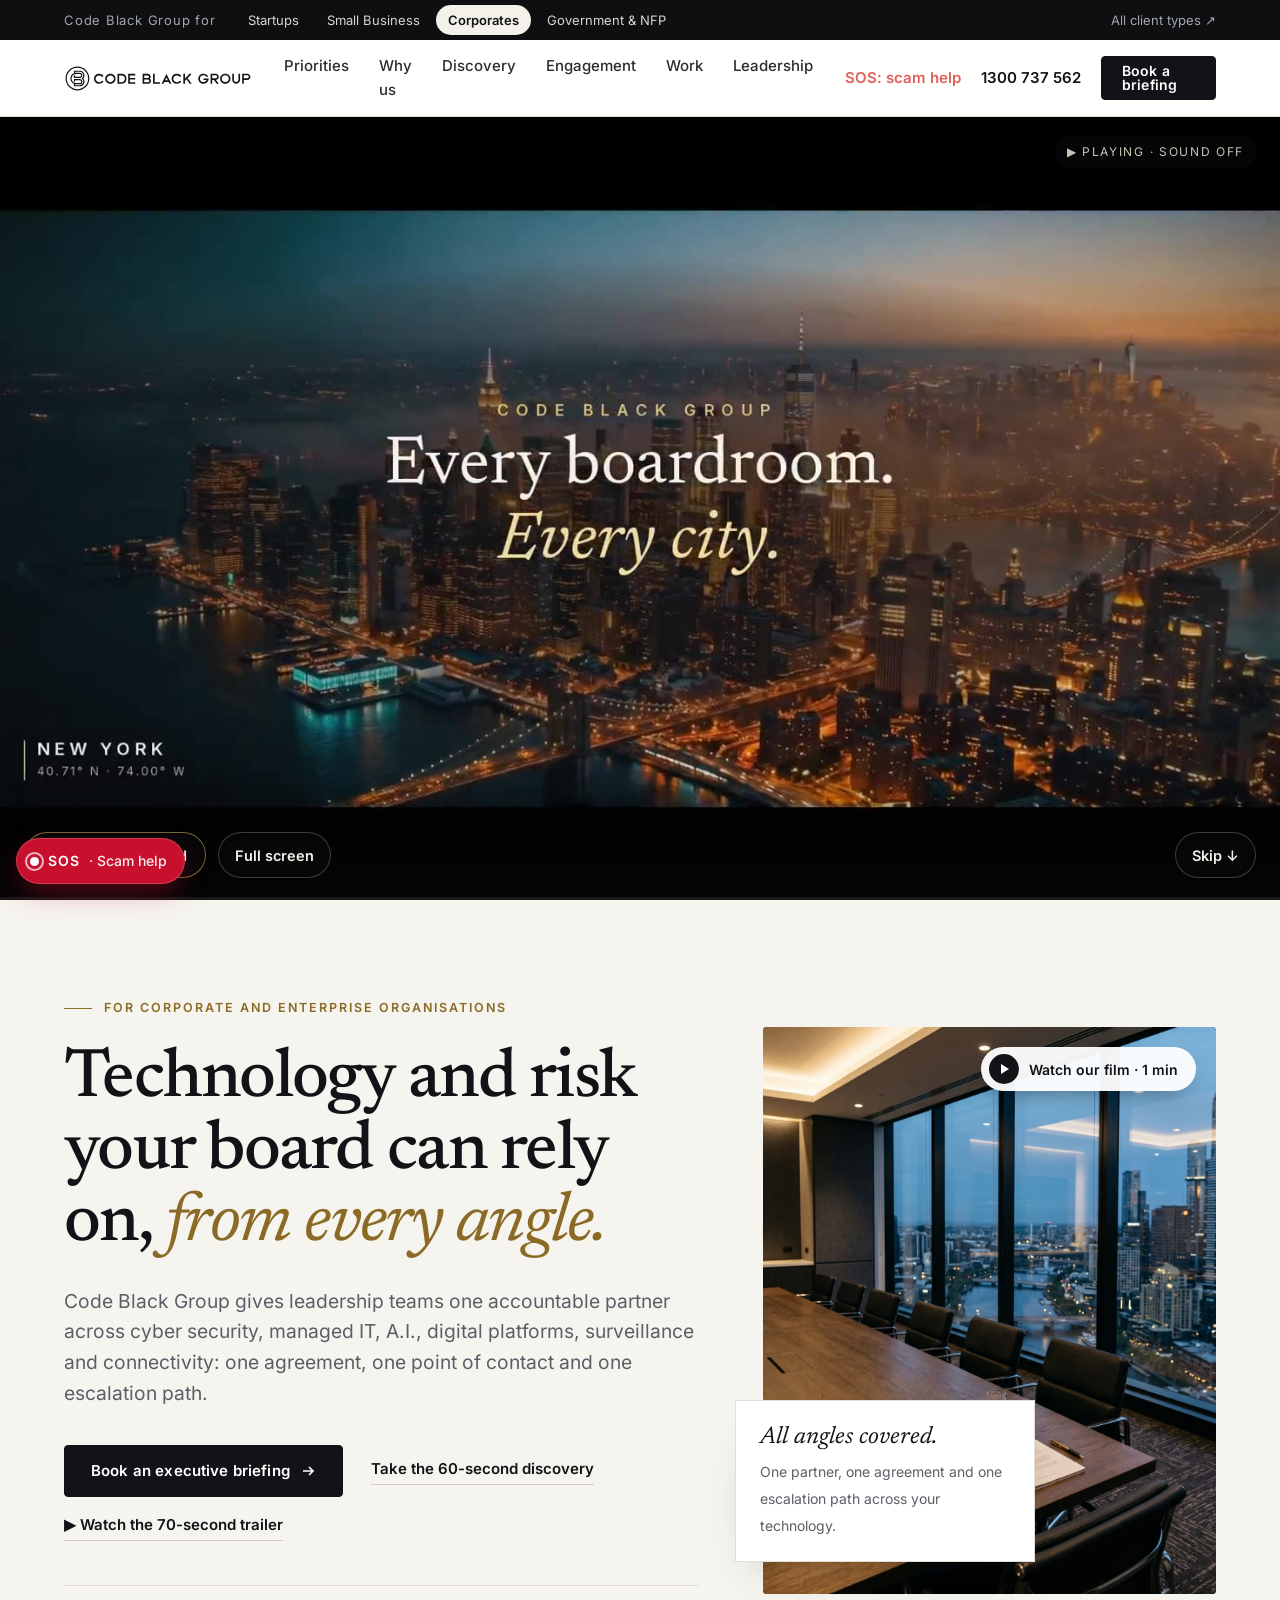
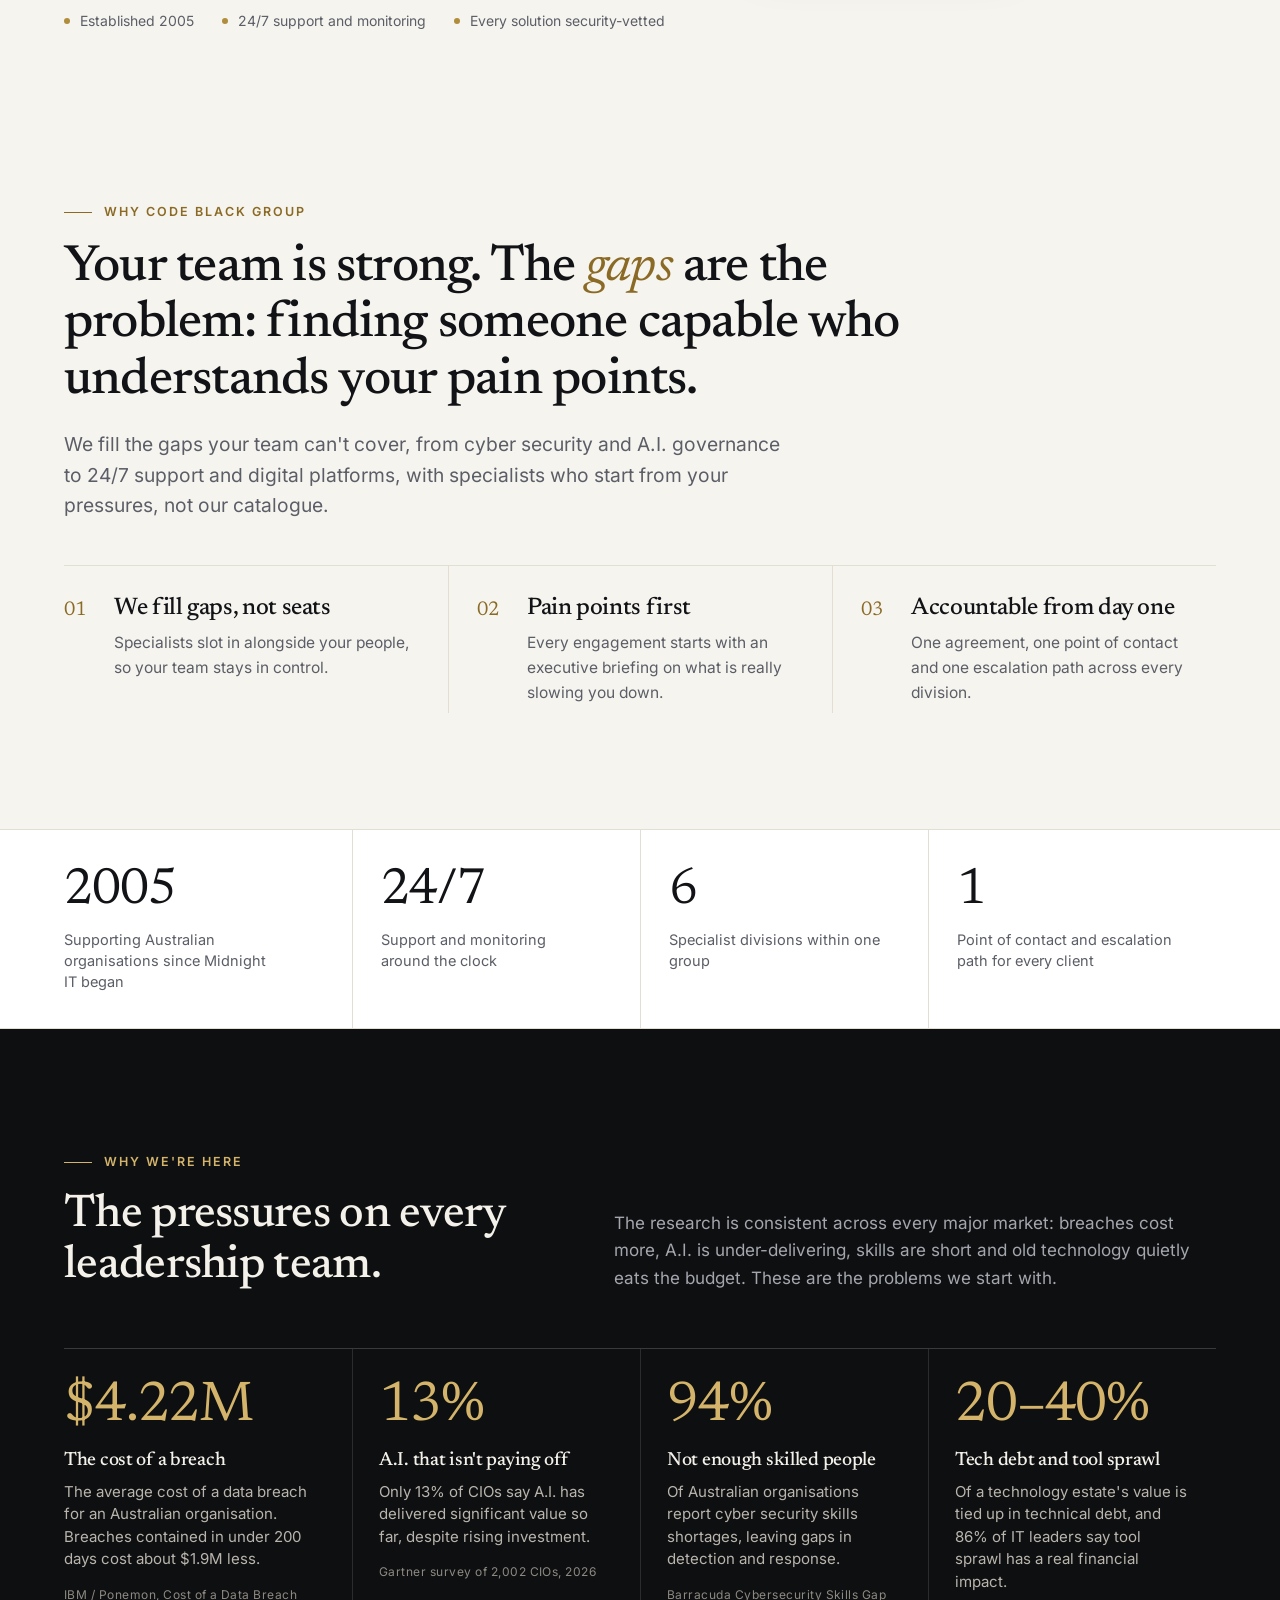
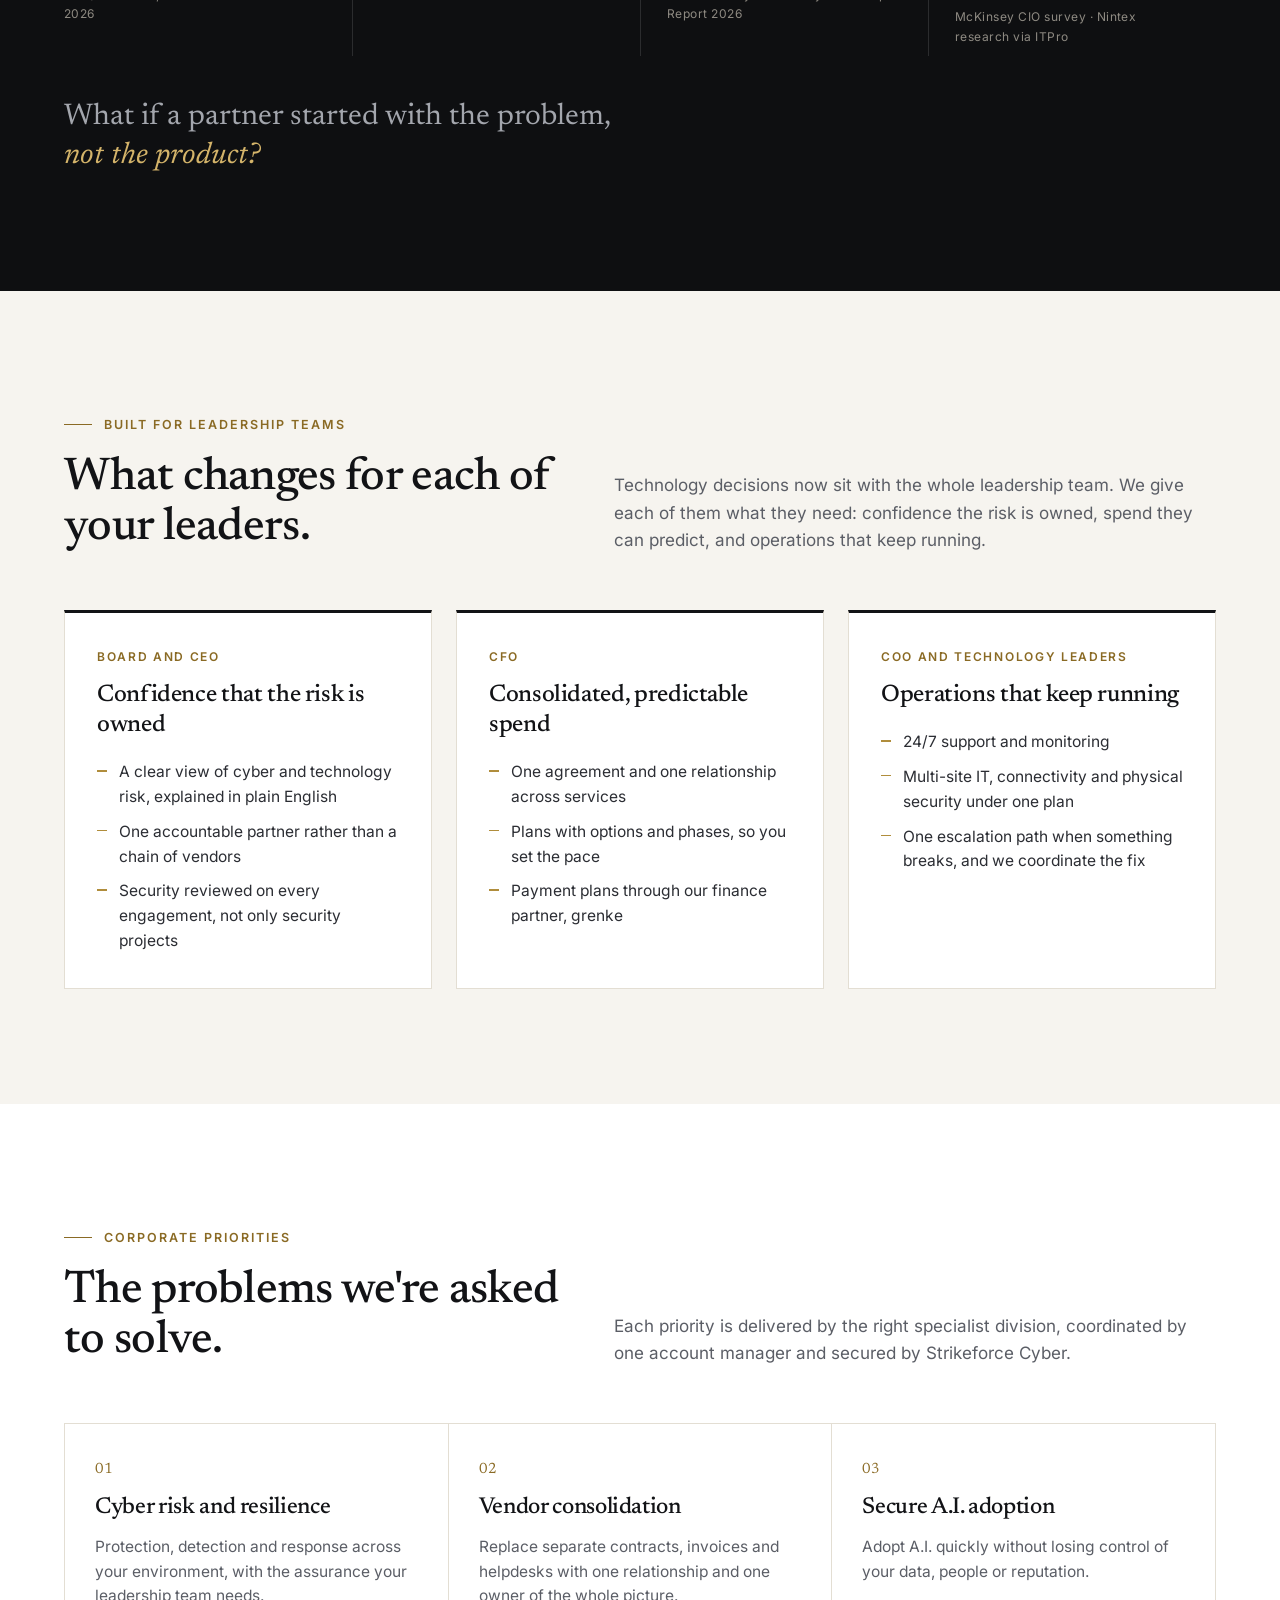
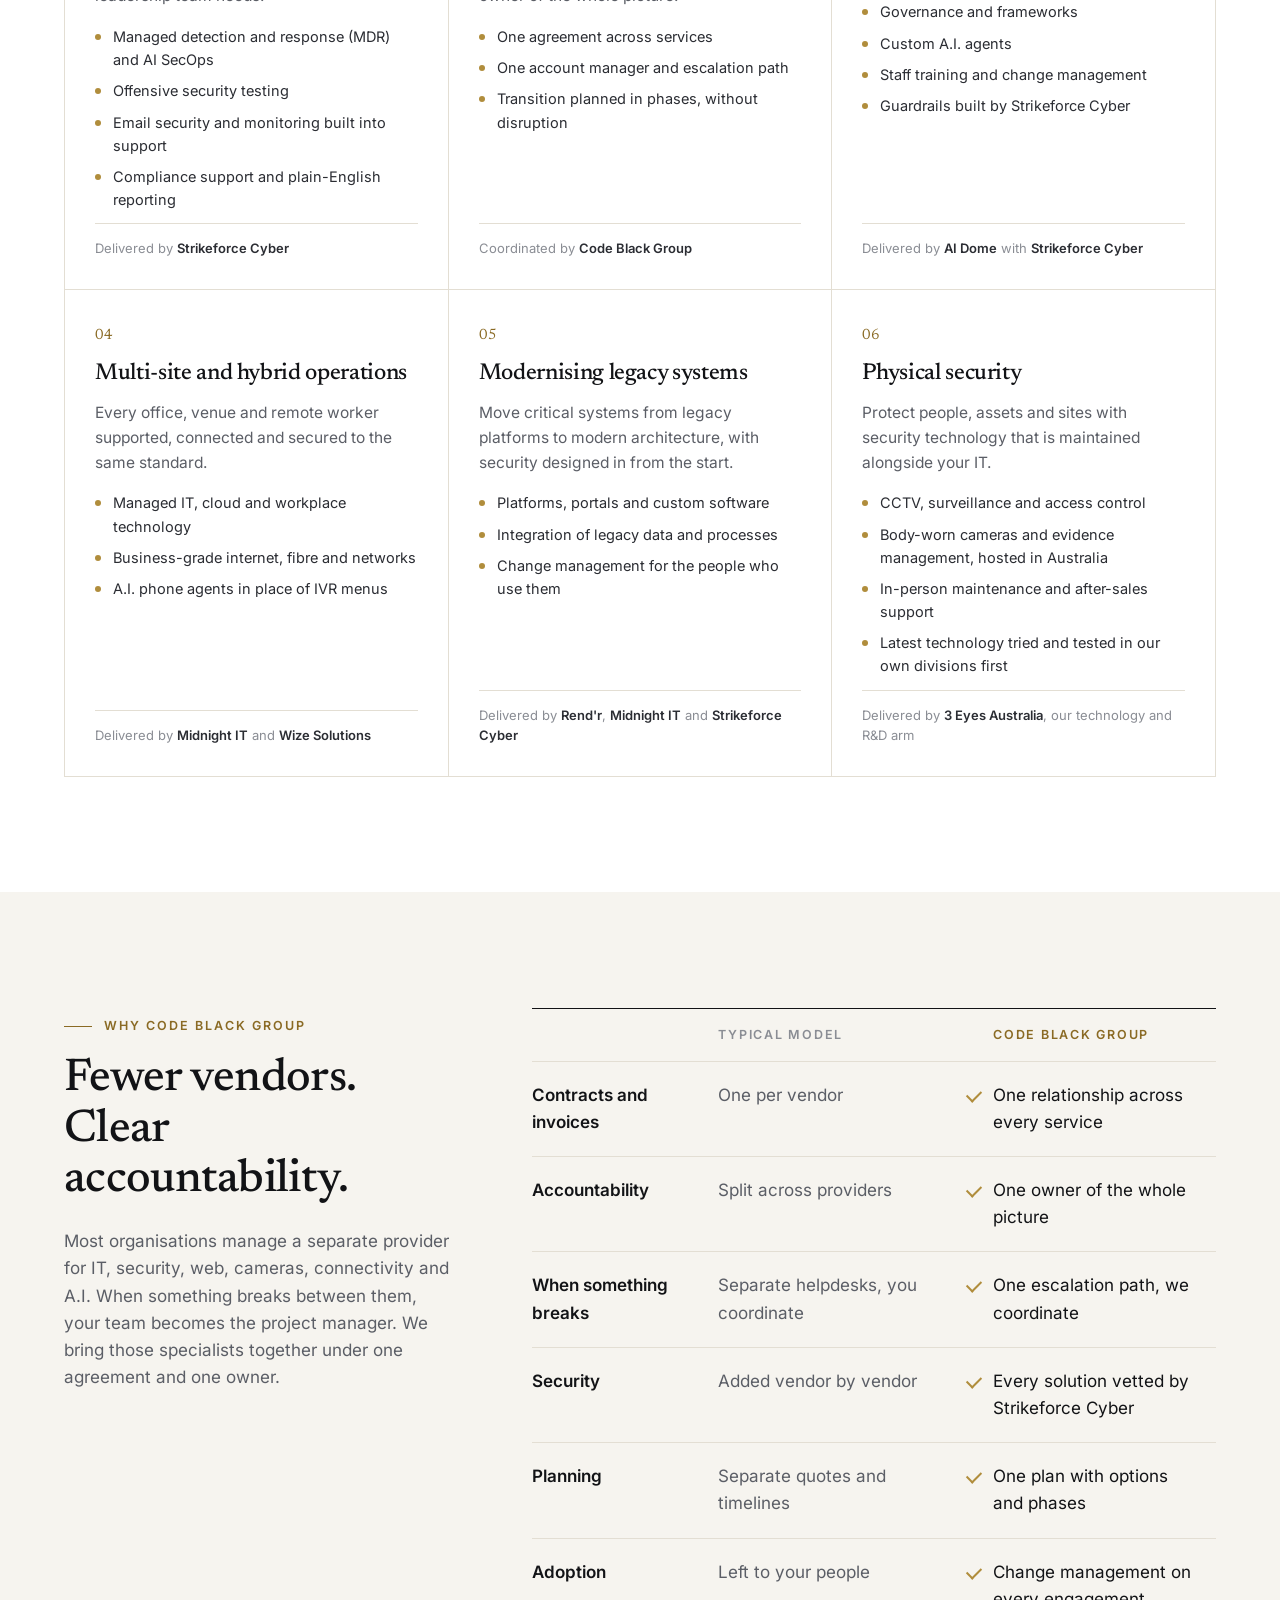
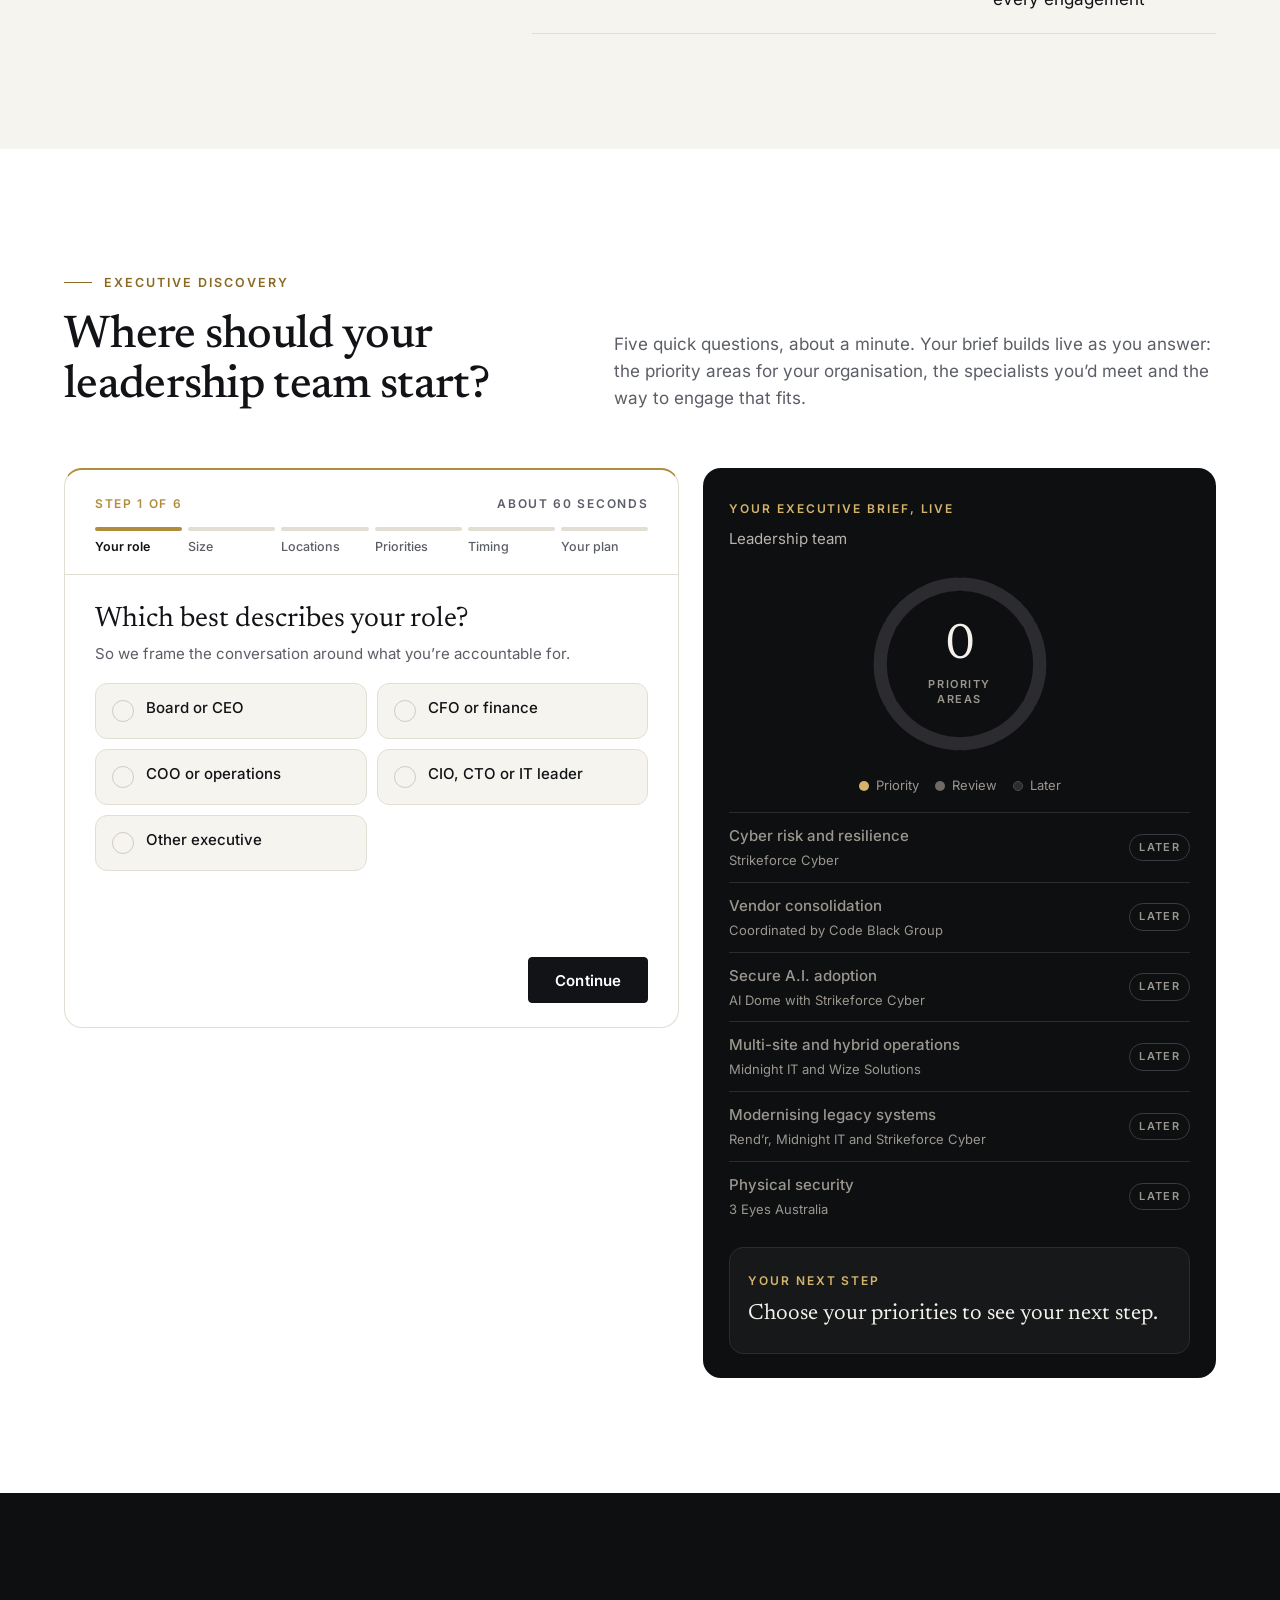
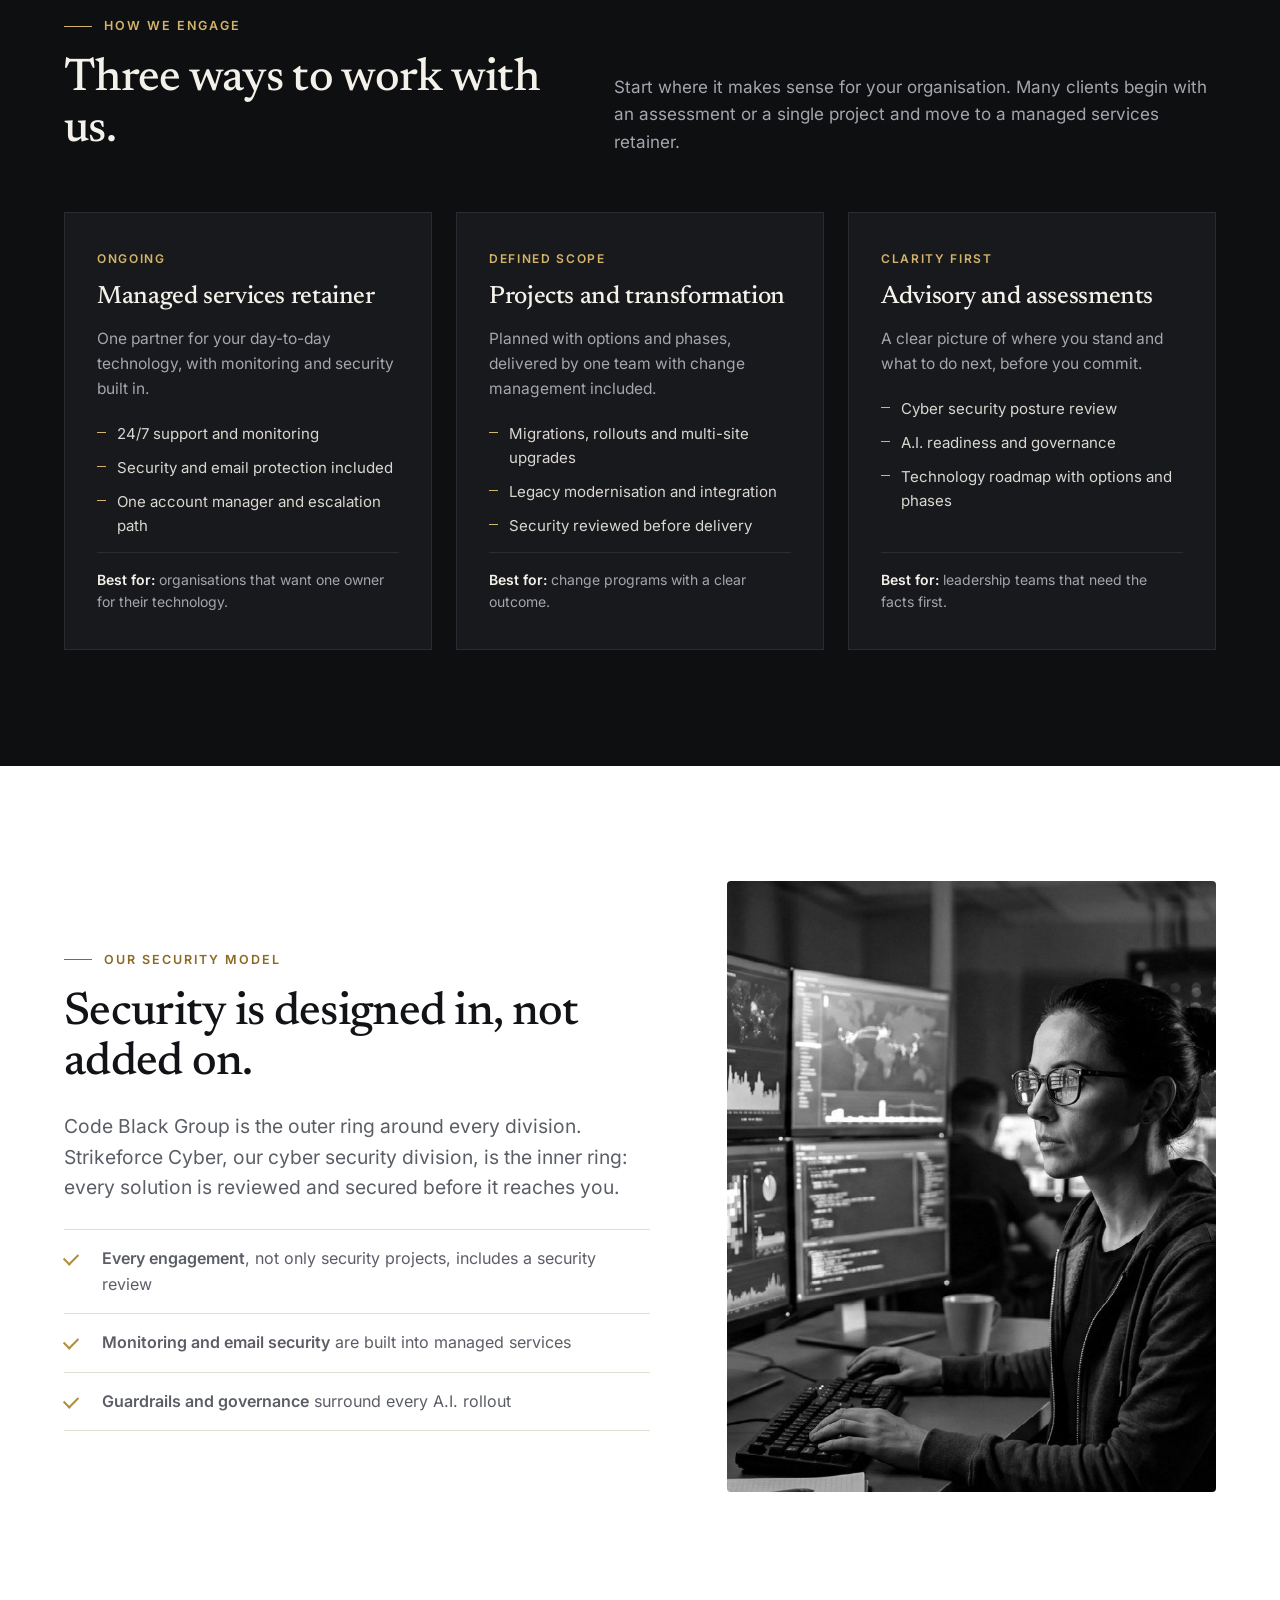
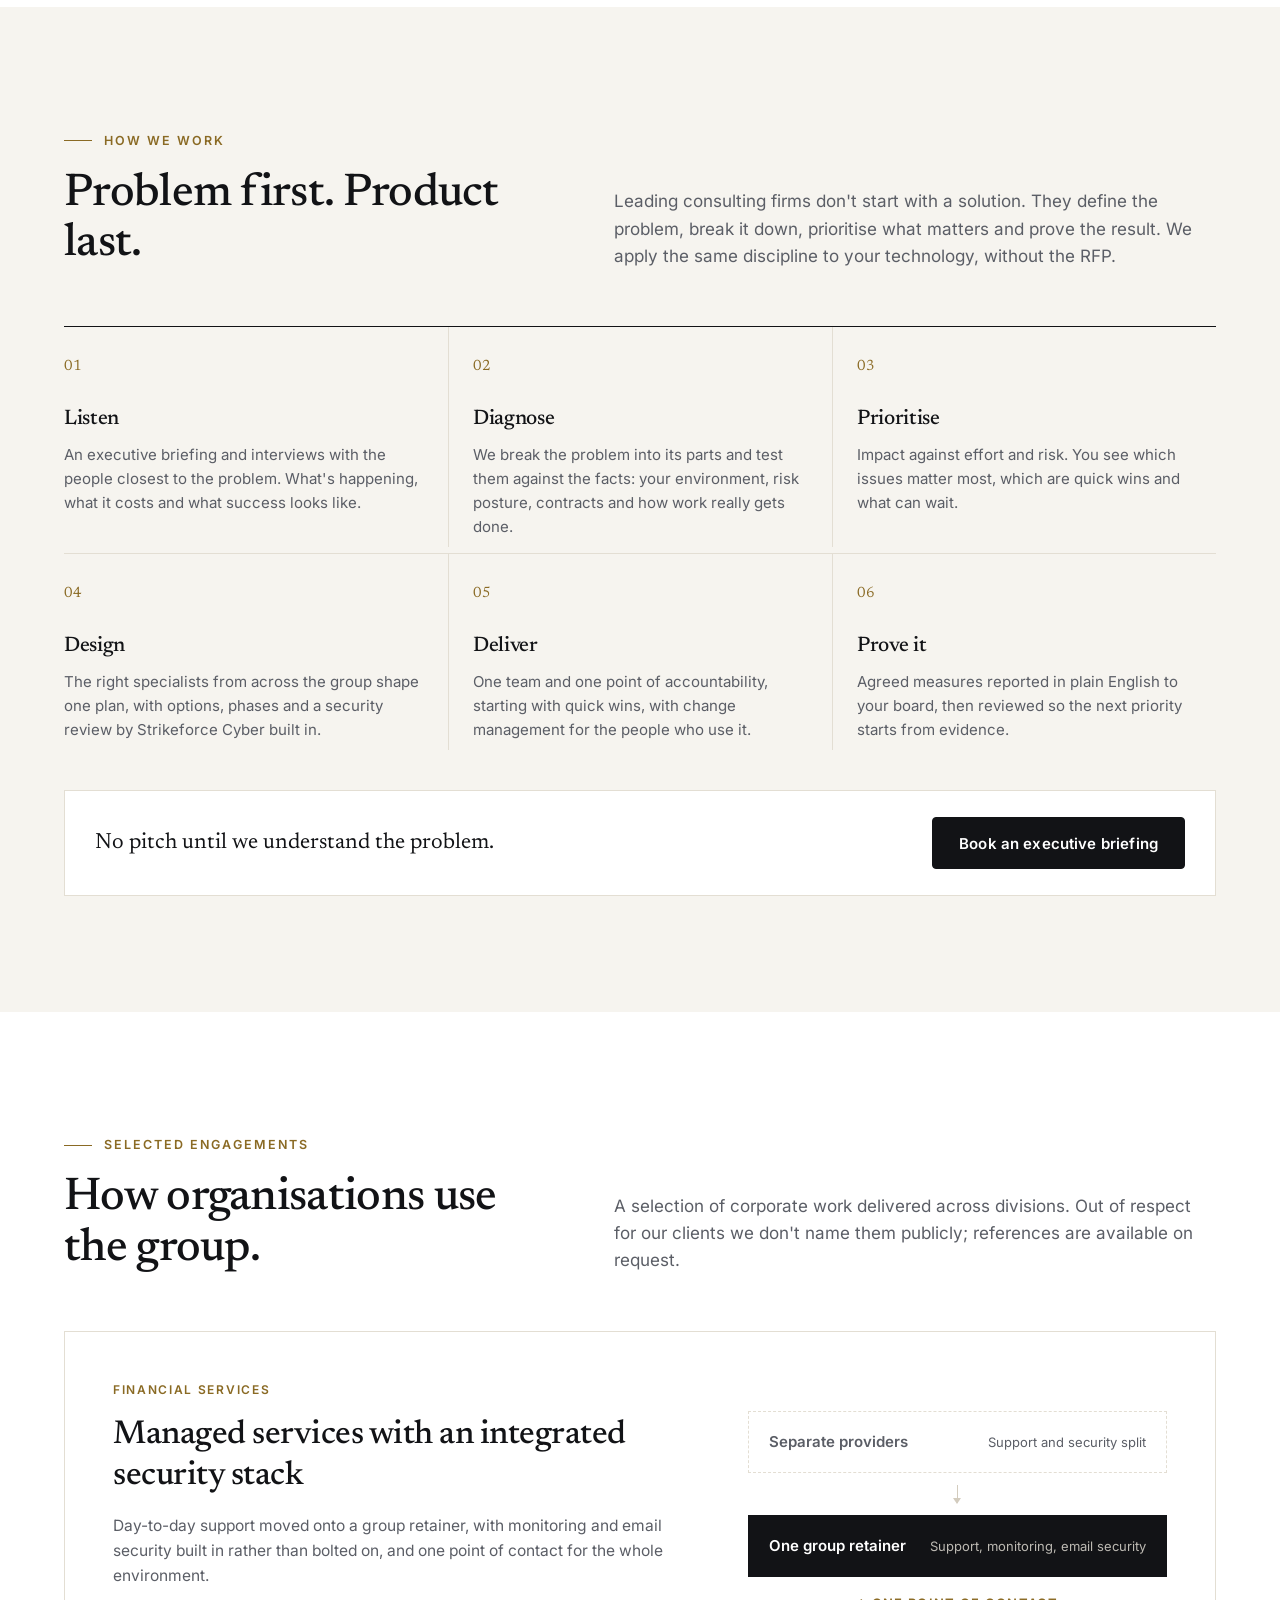
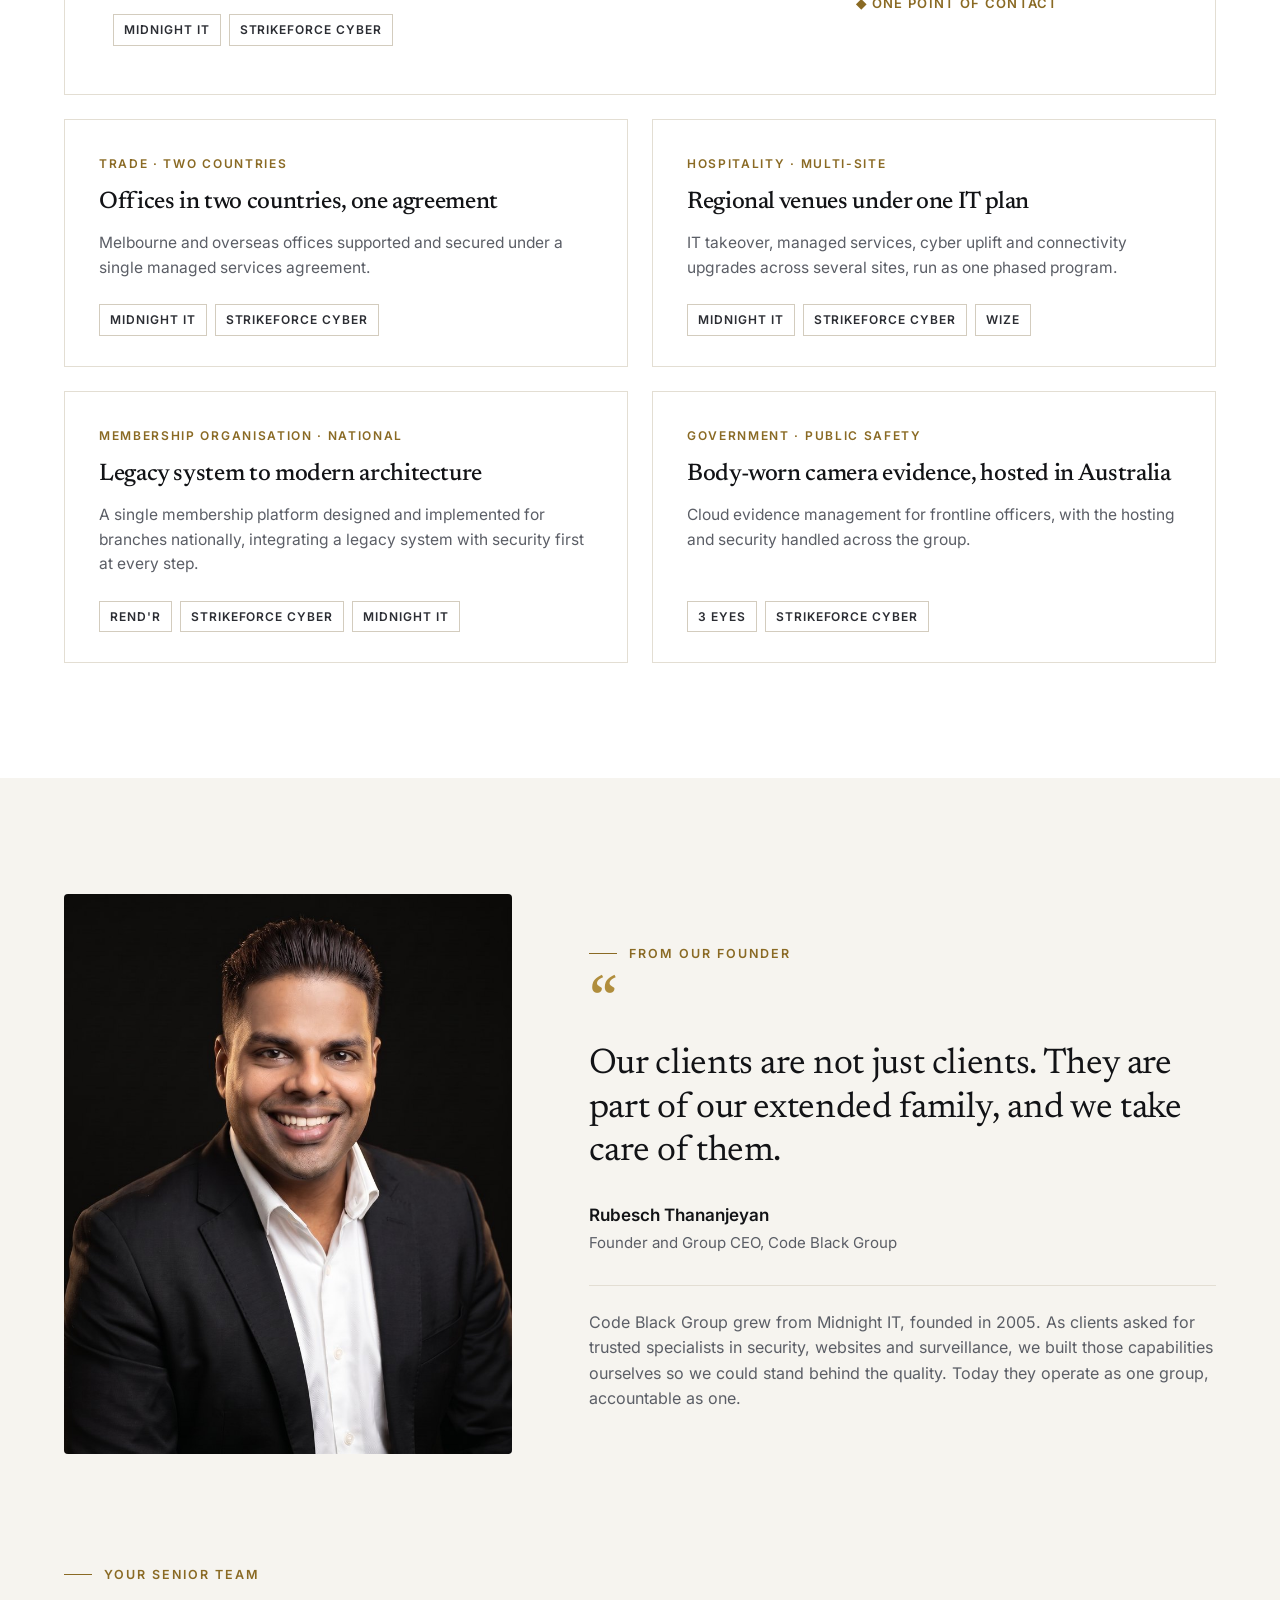
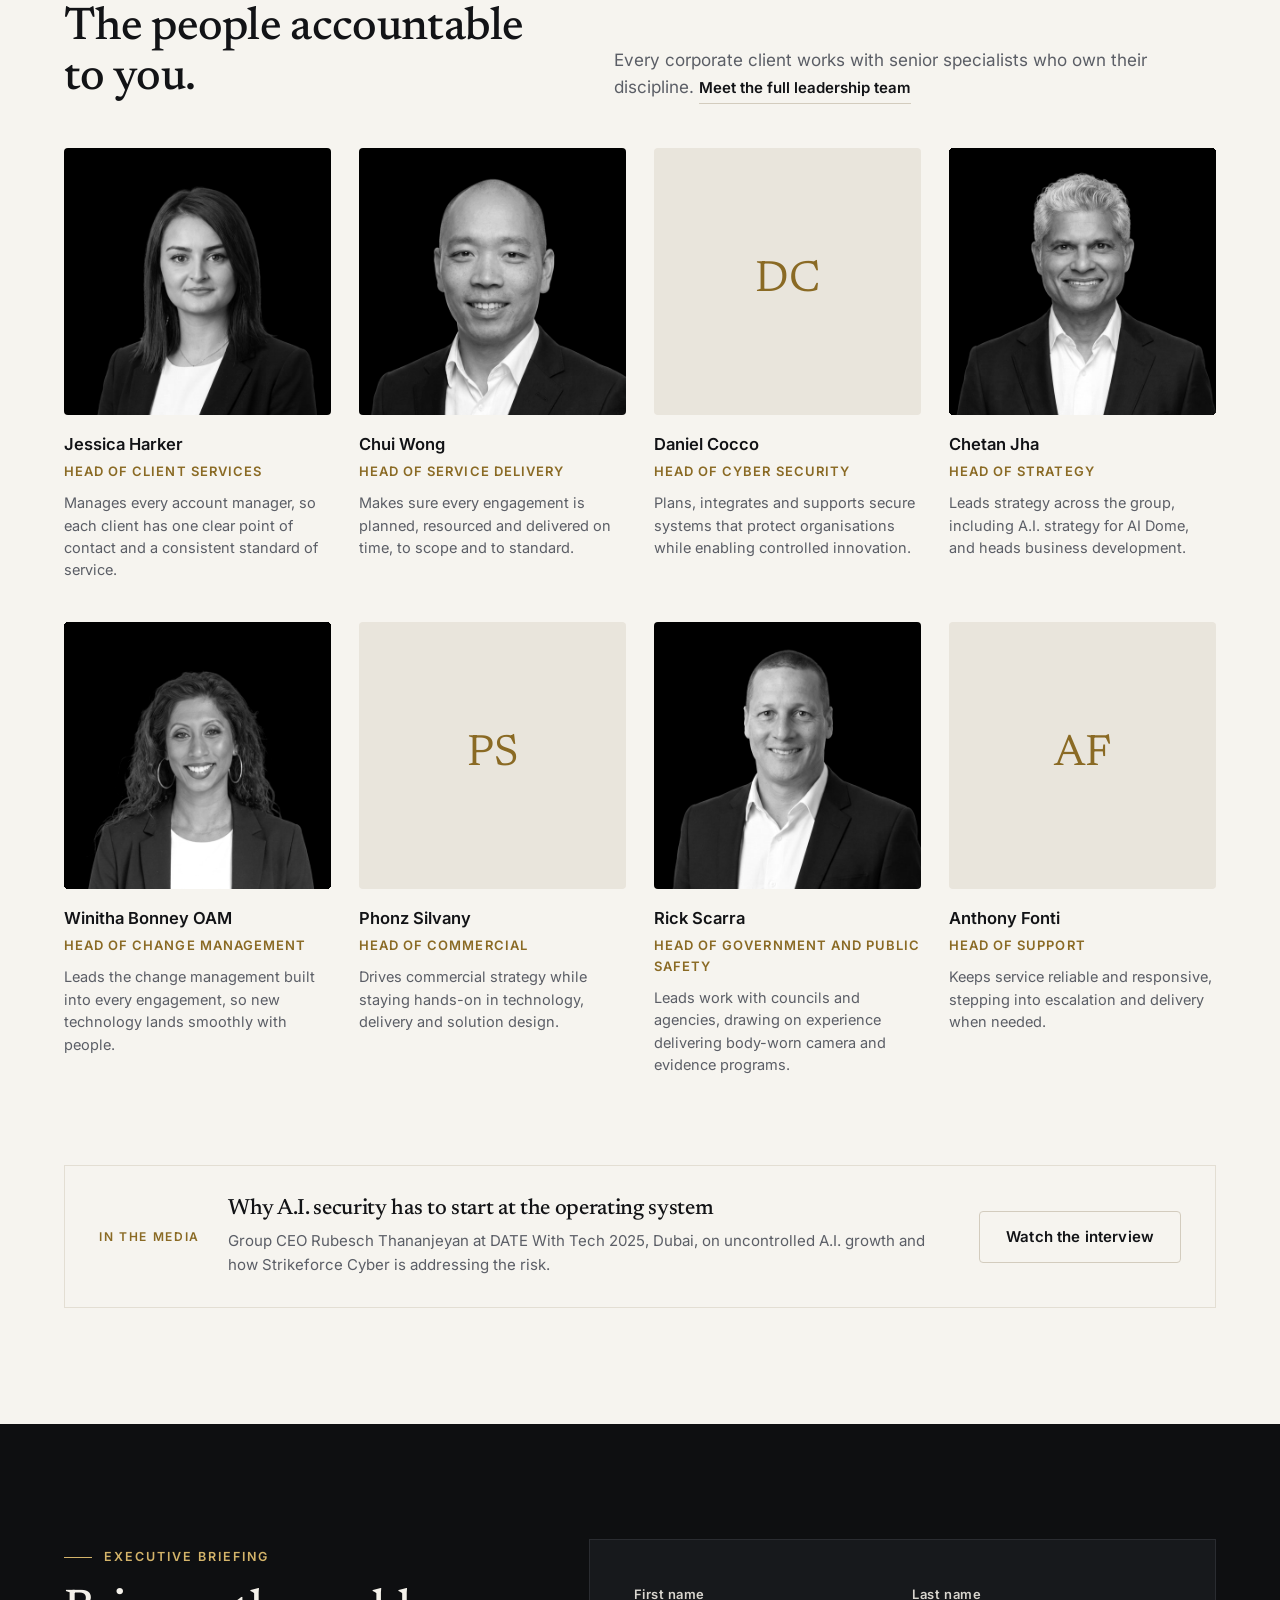
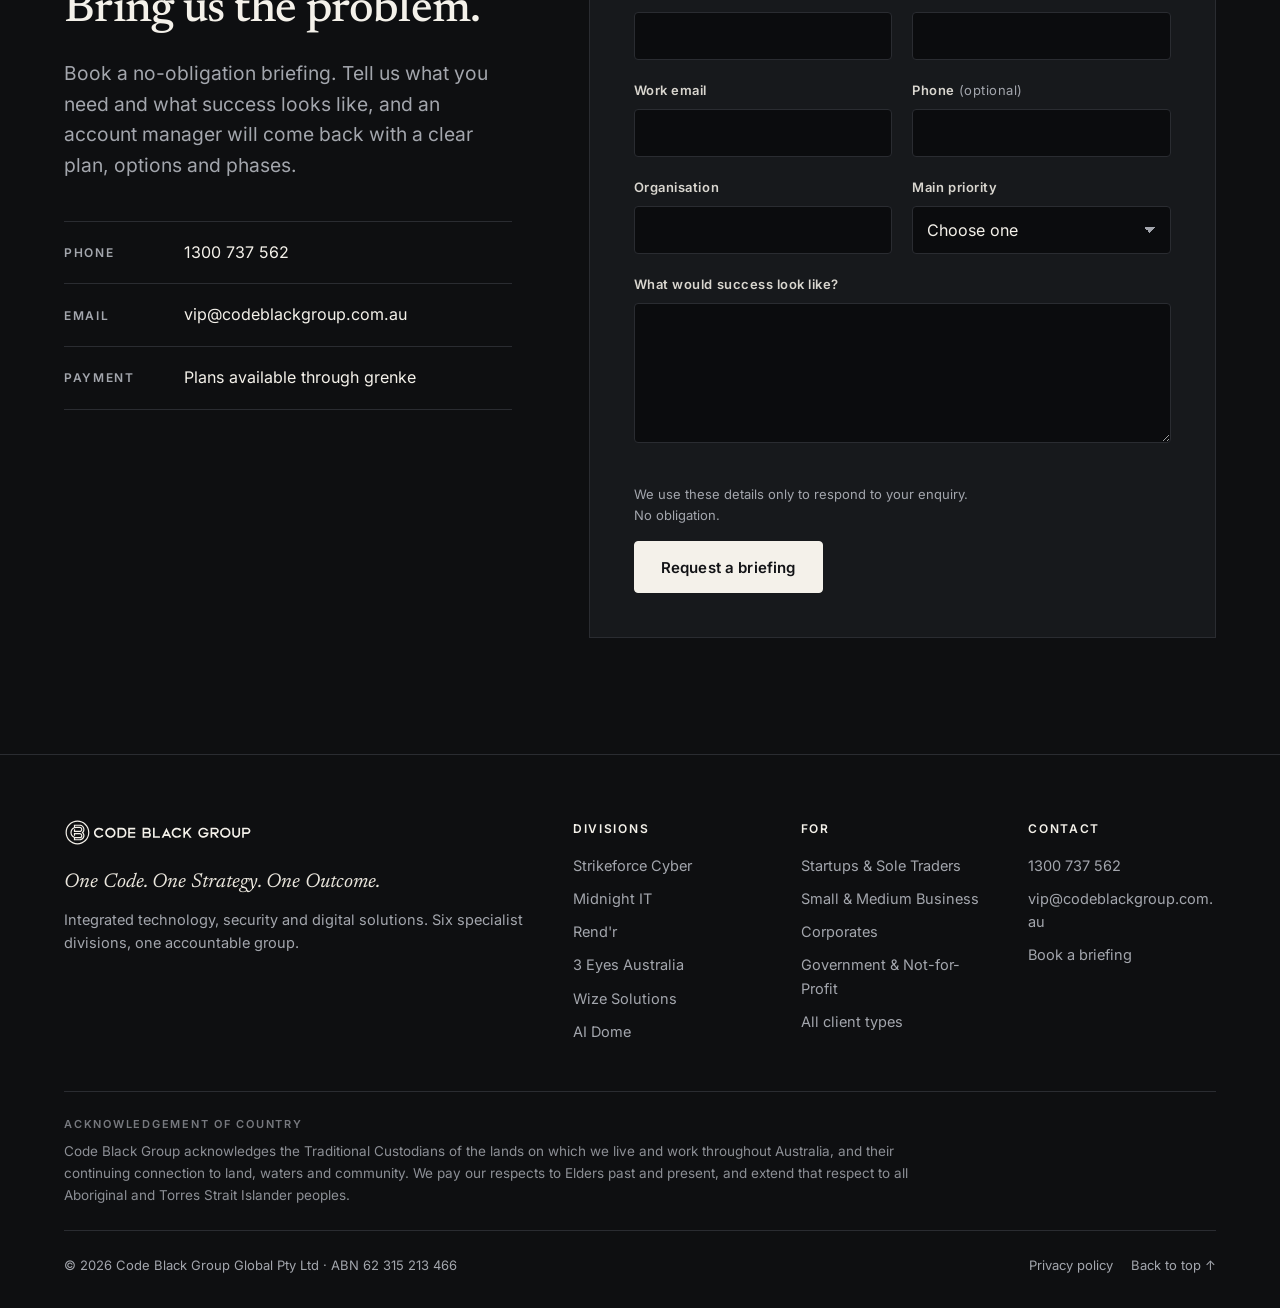
<file: corporate/index.before-infographic.html>
<!doctype html>
<html lang="en-AU">
<head>
<meta charset="utf-8">
<meta name="viewport" content="width=device-width, initial-scale=1">
<!-- security:start -->
<meta http-equiv="Content-Security-Policy" content="default-src 'self'; script-src 'self' 'sha256-DqK66ygDXrOCs4cZVUBPQ+P0iWXuNWwy6hWndXBkHbo='; style-src 'self' 'unsafe-inline'; font-src 'self' data:; img-src 'self' data: https://codeblackgroup.com.au; media-src 'self'; connect-src 'self' https://golden-shield.onrender.com; worker-src 'self' blob:; frame-src 'none'; object-src 'none'; base-uri 'self'; form-action 'self'; upgrade-insecure-requests">
<meta name="referrer" content="strict-origin-when-cross-origin">
<script src="../assets/guard.js"></script>
<!-- security:end -->
<title>Code Black Group for Corporates | Technology, security and risk, owned by one partner</title>
<meta name="description" content="One accountable partner for cyber security, managed IT, A.I., digital platforms, surveillance and connectivity. Built for leadership teams. Melbourne, since 2005.">
<meta name="robots" content="noindex">
<link rel="icon" href="../logos/cbg-mark-white.svg" type="image/svg+xml">
<link rel="preload" as="font" type="font/woff2" href="../assets/fonts/newsreader-latin-500-normal.woff2" crossorigin>
<link rel="preload" as="font" type="font/woff2" href="../assets/fonts/inter-latin-400-normal.woff2" crossorigin>
<link rel="stylesheet" href="../assets/editorial.css?v=3">
<style>
.lf{position:relative;height:calc(100vh - 72px);height:calc(100svh - 72px);min-height:480px;background:#060607;overflow:hidden}
.lf video{position:absolute;inset:0;width:100%;height:100%;object-fit:cover;background:#060607}
.lf .ctl{position:absolute;left:0;right:0;bottom:0;padding:60px var(--gut,24px) 22px;display:flex;align-items:center;gap:12px;flex-wrap:wrap;z-index:2;background:linear-gradient(0deg,rgba(6,6,7,.8),transparent)}
.lf .pill{display:inline-flex;align-items:center;gap:10px;height:46px;padding:0 18px 0 8px;border-radius:999px;border:1px solid rgba(212,180,106,.55);background:rgba(10,10,12,.6);backdrop-filter:blur(8px);-webkit-backdrop-filter:blur(8px);color:#F4F1EA;font:600 14.5px var(--sans);cursor:pointer;text-decoration:none}
.lf .pill .ic{width:32px;height:32px;border-radius:50%;display:grid;place-items:center;background:var(--gold-soft);color:#121316}
.lf .pill.sm{padding:0 16px;border-color:rgba(255,255,255,.22)}
.lf .pill:hover{border-color:var(--gold-soft)}
.lf .sp{flex:1}
.lf .bar{position:absolute;left:0;right:0;bottom:0;height:3px;background:rgba(255,255,255,.08);z-index:3}
.lf .bar i{display:block;height:100%;width:0;background:linear-gradient(90deg,var(--gold-mid),var(--gold-soft))}
.lf .hint{position:absolute;top:18px;right:var(--gut,24px);z-index:2;font-size:12px;letter-spacing:.14em;text-transform:uppercase;color:#C9C3B6;background:rgba(10,10,12,.55);padding:7px 12px;border-radius:999px;backdrop-filter:blur(6px)}
.lf.sound .hint{display:none}
.lf:fullscreen{height:100vh}
@media (max-width:640px){.lf .pill{height:42px;font-size:13.5px}.lf .pill.fs{display:none}}
.pains{display:grid;grid-template-columns:repeat(4,minmax(0,1fr));gap:0;border-top:1px solid rgba(255,255,255,.18)}
.pain{padding:30px 26px 10px 0;min-width:0}
.pain+.pain{padding-left:26px;border-left:1px solid rgba(255,255,255,.12)}
.pain b{display:block;font-family:var(--serif);font-weight:400;font-size:clamp(40px,4.4vw,60px);line-height:1;letter-spacing:-.02em;color:var(--gold-soft);margin-bottom:14px}
.pain h3{font-size:19px;margin-bottom:8px;color:#F4F1EA}
.pain p{font-size:15px;color:#B9B5AD;line-height:1.5}
.pain small{display:block;margin-top:14px;font-size:12px;letter-spacing:.04em;color:#8E8A82}
.pain small a{color:inherit}
.pain-note{margin-top:42px;font-family:var(--serif);font-size:clamp(22px,2.4vw,30px);line-height:1.3;color:#F4F1EA;max-width:34ch}
.pain-note em{color:var(--gold-soft)}
@media (min-width:1025px){.steps.s6{grid-template-columns:repeat(3,minmax(0,1fr))}.steps.s6 li:nth-child(3n+1){padding-left:0;border-left:0}.steps.s6 li:nth-child(n+4){border-top:1px solid var(--line);margin-top:6px}}
.steps .src{display:block;margin-top:10px;font-size:12.5px;color:var(--gold);letter-spacing:.02em}
@media (max-width:1024px){.pains{grid-template-columns:repeat(2,minmax(0,1fr))}.pain,.pain+.pain{padding:26px 20px 18px 0;border-left:0;border-bottom:1px solid rgba(255,255,255,.12)}.pain:nth-child(even){padding-left:20px;border-left:1px solid rgba(255,255,255,.12)}}
@media (max-width:560px){.pains{grid-template-columns:1fr}.pain:nth-child(even){padding-left:0;border-left:0}}
</style>
<link rel="stylesheet" href="../assets/sos.css?v=1">
</head>
<body>
<a class="skip" href="#main">Skip to content</a>

<div class="audbar" role="navigation" aria-label="Choose your organisation type">
  <div class="wrap">
    <span class="lbl">Code Black Group for</span>
    <nav><a href="../startups/" aria-label="Startups" data-s="Startups"><span>Startups</span></a><a href="../business/" aria-label="Small Business" data-s="Small Biz"><span>Small Business</span></a><a href="../corporate/" aria-current="page" aria-label="Corporates" data-s="Corporate"><span>Corporates</span></a><a href="../not-for-profit/" aria-label="Government &amp; NFP" data-s="Gov &amp; NFP"><span>Government &amp; NFP</span></a></nav>
    <a class="alt" href="../">All client types ↗</a>
  </div>
</div>

<header class="head">
  <div class="wrap">
    <a class="logo" href="#top" aria-label="Code Black Group home"></a>
    <nav class="nav" aria-label="Main">
      <a href="#priorities">Priorities</a>
      <a href="#why">Why us</a>
      <a href="#discovery">Discovery</a>
      <a href="#engage">Engagement</a>
      <a href="#work">Work</a>
      <a href="#leadership">Leadership</a>
    </nav>
    <div class="head-cta">
      <a class="tel" href="#scam-help" data-scam-help style="color:#E0605A">SOS: scam help</a>
      <a class="tel" href="tel:1300737562">1300 737 562</a>
      <a class="btn" href="#contact">Book a briefing</a>
    </div>
    <button class="menu-btn" type="button" aria-label="Open menu" aria-expanded="false" aria-controls="mnav"><span></span></button>
  </div>
  <nav class="mnav" id="mnav" aria-label="Mobile">
    <a href="#scam-help" data-scam-help style="color:#E0605A">SOS: been scammed? Get help now</a>
    <a href="#priorities">Priorities</a>
    <a href="#why">Why us</a>
    <a href="#engage">Engagement</a>
    <a href="#work">Work</a>
    <a href="#leadership">Leadership</a>
    <a href="#discovery">Discovery</a>
    <a href="tel:1300737562">Call 1300 737 562</a>
    <a class="btn" href="#contact">Book a briefing</a>
  </nav>
</header>

<main id="main">
  <span id="top"></span>
  <section class="lf" id="watch" aria-label="Film: every boardroom, every city">
    <video id="lfv" muted playsinline preload="auto" poster="../media/corp-trailer-land.jpg" data-land="../media/corp-trailer-land.mp4" data-port="../media/corp-trailer-port.mp4" data-poster-port="../media/corp-trailer-port.jpg"></video>
    <span class="hint">▶ Playing · sound off</span>
    <div class="ctl">
      <button class="pill" type="button" id="lf-sound"><span class="ic"><svg width="16" height="16" viewBox="0 0 24 24" aria-hidden="true"><path d="M4 9v6h4l5 4V5L8 9z" fill="currentColor"/><path d="M16 8.5a5 5 0 0 1 0 7M18.5 6a8.5 8.5 0 0 1 0 12" fill="none" stroke="currentColor" stroke-width="1.8" stroke-linecap="round"/></svg></span><span id="lf-sound-t">Play with sound</span></button>
      <button class="pill sm fs" type="button" id="lf-fs">Full screen</button>
      <span class="sp"></span>
      <a class="pill sm" href="#hero-h" id="lf-skip">Skip ↓</a>
    </div>
    <span class="bar" aria-hidden="true"><i id="lf-bar"></i></span>
  </section>
  <section class="hero" aria-labelledby="hero-h">
    <div class="wrap">
      <div>
        <span class="eyebrow">For corporate and enterprise organisations</span>
        <h1 id="hero-h">Technology and risk your board can rely on, <em>from every angle.</em></h1>
        <p class="lead">Code Black Group gives leadership teams one accountable partner across cyber security, managed IT, A.I., digital platforms, surveillance and connectivity: one agreement, one point of contact and one escalation path.</p>
        <div class="hero-actions">
          <a class="btn" href="#contact">Book an executive briefing
            <svg width="16" height="16" viewBox="0 0 16 16" aria-hidden="true"><path d="M3 8h10M9 4l4 4-4 4" fill="none" stroke="currentColor" stroke-width="1.6"/></svg></a>
          <a class="textlink" href="#discovery">Take the 60-second discovery</a>
          <a class="textlink" href="#watch" id="replay">▶ Watch the 70-second trailer</a>
        </div>
        <div class="proof">
          <span>Established 2005</span>
          <span>24/7 support and monitoring</span>
          <span>Every solution security-vetted</span>
        </div>
      </div>
      <div class="hero-media rv">
        <figure><img src="../assets/img/corp-boardroom.jpg" alt="Boardroom overlooking the Melbourne skyline at dusk" width="1200" height="1490"></figure>
        <button class="play-chip" type="button" data-film="../media/brand-film-v5.mp4" data-poster="../media/brand-film-v5.jpg"><i></i>Watch our film · 1 min</button>
        <div class="cap"><b>All angles covered.</b><span>One partner, one agreement and one escalation path across your technology.</span></div>
      </div>
    </div>
  </section>

  <section class="sec diff" id="the-difference" aria-labelledby="diff-h">
    <div class="wrap">
      <div class="diff-top rv">
        <span class="eyebrow">Why Code Black Group</span>
        <h2 id="diff-h">Your team is strong. The <em>gaps</em> are the problem: finding someone capable who understands your pain points.</h2>
        <p class="lead">We fill the gaps your team can&#39;t cover, from cyber security and A.I. governance to 24/7 support and digital platforms, with specialists who start from your pressures, not our catalogue.</p>
      </div>
      <ol class="diff-pts rv"><li><span>01</span><div><h3>We fill gaps, not seats</h3><p>Specialists slot in alongside your people, so your team stays in control.</p></div></li><li><span>02</span><div><h3>Pain points first</h3><p>Every engagement starts with an executive briefing on what is really slowing you down.</p></div></li><li><span>03</span><div><h3>Accountable from day one</h3><p>One agreement, one point of contact and one escalation path across every division.</p></div></li></ol>
    </div>
  </section>


  <section class="figures" aria-label="Code Black Group at a glance">
    <div class="wrap">
      <div class="fig rv"><b>2005</b><span>Supporting Australian organisations since Midnight IT began</span></div>
      <div class="fig rv"><b>24/7</b><span>Support and monitoring around the clock</span></div>
      <div class="fig rv"><b>6</b><span>Specialist divisions within one group</span></div>
      <div class="fig rv"><b>1</b><span>Point of contact and escalation path for every client</span></div>
    </div>
  </section>

  <section class="sec bg-night" id="pressures" aria-labelledby="pain-h">
    <div class="wrap">
      <div class="sec-head rv">
        <div><span class="eyebrow">Why we're here</span><h2 id="pain-h">The pressures on every leadership team.</h2></div>
        <p>The research is consistent across every major market: breaches cost more, A.I. is under-delivering, skills are short and old technology quietly eats the budget. These are the problems we start with.</p>
      </div>
      <div class="pains">
        <article class="pain rv"><b>$4.22M</b><h3>The cost of a breach</h3><p>The average cost of a data breach for an Australian organisation. Breaches contained in under 200 days cost about $1.9M less.</p><small>IBM / Ponemon, Cost of a Data Breach 2026</small></article>
        <article class="pain rv"><b>13%</b><h3>A.I. that isn't paying off</h3><p>Only 13% of CIOs say A.I. has delivered significant value so far, despite rising investment.</p><small>Gartner survey of 2,002 CIOs, 2026</small></article>
        <article class="pain rv"><b>94%</b><h3>Not enough skilled people</h3><p>Of Australian organisations report cyber security skills shortages, leaving gaps in detection and response.</p><small>Barracuda Cybersecurity Skills Gap Report 2026</small></article>
        <article class="pain rv"><b>20–40%</b><h3>Tech debt and tool sprawl</h3><p>Of a technology estate's value is tied up in technical debt, and 86% of IT leaders say tool sprawl has a real financial impact.</p><small>McKinsey CIO survey · Nintex research via ITPro</small></article>
      </div>
      <p class="pain-note rv">What if a partner started with the problem, <em>not the product?</em></p>
    </div>
  </section>

  <section class="sec" aria-labelledby="roles-h">
    <div class="wrap">
      <div class="sec-head rv">
        <div><span class="eyebrow">Built for leadership teams</span><h2 id="roles-h">What changes for each of your leaders.</h2></div>
        <p>Technology decisions now sit with the whole leadership team. We give each of them what they need: confidence the risk is owned, spend they can predict, and operations that keep running.</p>
      </div>
      <div class="roles">
        <article class="role-c rv"><span class="who">Board and CEO</span><h3>Confidence that the risk is owned</h3><ul><li>A clear view of cyber and technology risk, explained in plain English</li><li>One accountable partner rather than a chain of vendors</li><li>Security reviewed on every engagement, not only security projects</li></ul></article>
        <article class="role-c rv"><span class="who">CFO</span><h3>Consolidated, predictable spend</h3><ul><li>One agreement and one relationship across services</li><li>Plans with options and phases, so you set the pace</li><li>Payment plans through our finance partner, grenke</li></ul></article>
        <article class="role-c rv"><span class="who">COO and technology leaders</span><h3>Operations that keep running</h3><ul><li>24/7 support and monitoring</li><li>Multi-site IT, connectivity and physical security under one plan</li><li>One escalation path when something breaks, and we coordinate the fix</li></ul></article>
      </div>
    </div>
  </section>

  <section class="sec bg-white" id="priorities" aria-labelledby="prio-h">
    <div class="wrap">
      <div class="sec-head rv">
        <div><span class="eyebrow">Corporate priorities</span><h2 id="prio-h">The problems we're asked to solve.</h2></div>
        <p>Each priority is delivered by the right specialist division, coordinated by one account manager and secured by Strikeforce Cyber.</p>
      </div>
      <div class="prio">
        <article class="rv"><span class="n">01</span><h3>Cyber risk and resilience</h3><p>Protection, detection and response across your environment, with the assurance your leadership team needs.</p><ul><li>Managed detection and response (MDR) and AI SecOps</li><li>Offensive security testing</li><li>Email security and monitoring built into support</li><li>Compliance support and plain-English reporting</li></ul><p class="by">Delivered by <b>Strikeforce Cyber</b></p></article>
        <article class="rv"><span class="n">02</span><h3>Vendor consolidation</h3><p>Replace separate contracts, invoices and helpdesks with one relationship and one owner of the whole picture.</p><ul><li>One agreement across services</li><li>One account manager and escalation path</li><li>Transition planned in phases, without disruption</li></ul><p class="by">Coordinated by <b>Code Black Group</b></p></article>
        <article class="rv"><span class="n">03</span><h3>Secure A.I. adoption</h3><p>Adopt A.I. quickly without losing control of your data, people or reputation.</p><ul><li>Governance and frameworks</li><li>Custom A.I. agents</li><li>Staff training and change management</li><li>Guardrails built by Strikeforce Cyber</li></ul><p class="by">Delivered by <b>AI Dome</b> with <b>Strikeforce Cyber</b></p></article>
        <article class="rv"><span class="n">04</span><h3>Multi-site and hybrid operations</h3><p>Every office, venue and remote worker supported, connected and secured to the same standard.</p><ul><li>Managed IT, cloud and workplace technology</li><li>Business-grade internet, fibre and networks</li><li>A.I. phone agents in place of IVR menus</li></ul><p class="by">Delivered by <b>Midnight IT</b> and <b>Wize Solutions</b></p></article>
        <article class="rv"><span class="n">05</span><h3>Modernising legacy systems</h3><p>Move critical systems from legacy platforms to modern architecture, with security designed in from the start.</p><ul><li>Platforms, portals and custom software</li><li>Integration of legacy data and processes</li><li>Change management for the people who use them</li></ul><p class="by">Delivered by <b>Rend'r</b>, <b>Midnight IT</b> and <b>Strikeforce Cyber</b></p></article>
        <article class="rv"><span class="n">06</span><h3>Physical security</h3><p>Protect people, assets and sites with security technology that is maintained alongside your IT.</p><ul><li>CCTV, surveillance and access control</li><li>Body-worn cameras and evidence management, hosted in Australia</li><li>In-person maintenance and after-sales support</li><li>Latest technology tried and tested in our own divisions first</li></ul><p class="by">Delivered by <b>3 Eyes Australia</b>, our technology and R&amp;D arm</p></article>
      </div>
    </div>
  </section>

  <section class="sec" id="why" aria-labelledby="why-h">
    <div class="wrap why-grid">
      <div class="rv">
        <span class="eyebrow">Why Code Black Group</span>
        <h2 id="why-h">Fewer vendors. Clear accountability.</h2>
        <p>Most organisations manage a separate provider for IT, security, web, cameras, connectivity and A.I. When something breaks between them, your team becomes the project manager. We bring those specialists together under one agreement and one owner.</p>
      </div>
      <div class="compare rv" role="table" aria-label="Typical multi-vendor model compared with Code Black Group">
        <div class="row hd" role="row"><span class="k" role="columnheader">&nbsp;</span><span class="them" role="columnheader">Typical model</span><span class="us" role="columnheader">Code Black Group</span></div>
        <div class="row" role="row"><span class="k" role="cell">Contracts and invoices</span><span class="them" role="cell">One per vendor</span><span class="us" role="cell">One relationship across every service</span></div>
        <div class="row" role="row"><span class="k" role="cell">Accountability</span><span class="them" role="cell">Split across providers</span><span class="us" role="cell">One owner of the whole picture</span></div>
        <div class="row" role="row"><span class="k" role="cell">When something breaks</span><span class="them" role="cell">Separate helpdesks, you coordinate</span><span class="us" role="cell">One escalation path, we coordinate</span></div>
        <div class="row" role="row"><span class="k" role="cell">Security</span><span class="them" role="cell">Added vendor by vendor</span><span class="us" role="cell">Every solution vetted by Strikeforce Cyber</span></div>
        <div class="row" role="row"><span class="k" role="cell">Planning</span><span class="them" role="cell">Separate quotes and timelines</span><span class="us" role="cell">One plan with options and phases</span></div>
        <div class="row" role="row"><span class="k" role="cell">Adoption</span><span class="them" role="cell">Left to your people</span><span class="us" role="cell">Change management on every engagement</span></div>
      </div>
    </div>
  </section>

  <section class="sec bg-white" id="discovery" aria-labelledby="disc-h">
    <div class="wrap">
      <div class="sec-head rv">
        <div><span class="eyebrow">Executive discovery</span><h2 id="disc-h">Where should your leadership team start?</h2></div>
        <p>Five quick questions, about a minute. Your brief builds live as you answer: the priority areas for your organisation, the specialists you’d meet and the way to engage that fits.</p>
      </div>
      <div id="dlab"></div>
      <noscript><p>Call 1300 737 562 or email vip@codeblackgroup.com.au and we’ll walk you through it.</p></noscript>
    </div>
  </section>

  <section class="sec bg-night" id="engage" aria-labelledby="eng-h">
    <div class="wrap">
      <div class="sec-head rv">
        <div><span class="eyebrow">How we engage</span><h2 id="eng-h">Three ways to work with us.</h2></div>
        <p>Start where it makes sense for your organisation. Many clients begin with an assessment or a single project and move to a managed services retainer.</p>
      </div>
      <div class="models">
        <article class="model rv"><span class="tag">Ongoing</span><h3>Managed services retainer</h3><p>One partner for your day-to-day technology, with monitoring and security built in.</p><ul><li>24/7 support and monitoring</li><li>Security and email protection included</li><li>One account manager and escalation path</li></ul><p class="best"><b>Best for:</b> organisations that want one owner for their technology.</p></article>
        <article class="model rv"><span class="tag">Defined scope</span><h3>Projects and transformation</h3><p>Planned with options and phases, delivered by one team with change management included.</p><ul><li>Migrations, rollouts and multi-site upgrades</li><li>Legacy modernisation and integration</li><li>Security reviewed before delivery</li></ul><p class="best"><b>Best for:</b> change programs with a clear outcome.</p></article>
        <article class="model rv"><span class="tag">Clarity first</span><h3>Advisory and assessments</h3><p>A clear picture of where you stand and what to do next, before you commit.</p><ul><li>Cyber security posture review</li><li>A.I. readiness and governance</li><li>Technology roadmap with options and phases</li></ul><p class="best"><b>Best for:</b> leadership teams that need the facts first.</p></article>
      </div>
    </div>
  </section>

  <section class="sec bg-white" aria-labelledby="secm-h">
    <div class="wrap split rev">
      <div class="rv">
        <span class="eyebrow">Our security model</span>
        <h2 id="secm-h">Security is designed in, not added on.</h2>
        <p class="lead">Code Black Group is the outer ring around every division. Strikeforce Cyber, our cyber security division, is the inner ring: every solution is reviewed and secured before it reaches you.</p>
        <ul class="ticks">
          <li><span><b>Every engagement</b>, not only security projects, includes a security review</span></li>
          <li><span><b>Monitoring and email security</b> are built into managed services</span></li>
          <li><span><b>Guardrails and governance</b> surround every A.I. rollout</span></li>
        </ul>
      </div>
      <figure class="rv"><img src="../img/cyber-operator.jpg" alt="Security analyst monitoring systems across several screens" loading="lazy" style="object-position:40% 30%"></figure>
    </div>
  </section>

  <section class="sec" id="process" aria-labelledby="app-h">
    <div class="wrap">
      <div class="sec-head rv">
        <div><span class="eyebrow">How we work</span><h2 id="app-h">Problem first. Product last.</h2></div>
        <p>Leading consulting firms don't start with a solution. They define the problem, break it down, prioritise what matters and prove the result. We apply the same discipline to your technology, without the RFP.</p>
      </div>
      <ol class="steps s6">
        <li class="rv"><span class="n">01</span><h3>Listen</h3><p>An executive briefing and interviews with the people closest to the problem. What's happening, what it costs and what success looks like.</p></li>
        <li class="rv"><span class="n">02</span><h3>Diagnose</h3><p>We break the problem into its parts and test them against the facts: your environment, risk posture, contracts and how work really gets done.</p></li>
        <li class="rv"><span class="n">03</span><h3>Prioritise</h3><p>Impact against effort and risk. You see which issues matter most, which are quick wins and what can wait.</p></li>
        <li class="rv"><span class="n">04</span><h3>Design</h3><p>The right specialists from across the group shape one plan, with options, phases and a security review by Strikeforce Cyber built in.</p></li>
        <li class="rv"><span class="n">05</span><h3>Deliver</h3><p>One team and one point of accountability, starting with quick wins, with change management for the people who use it.</p></li>
        <li class="rv"><span class="n">06</span><h3>Prove it</h3><p>Agreed measures reported in plain English to your board, then reviewed so the next priority starts from evidence.</p></li>
      </ol>
      <div class="steps-note rv"><p>No pitch until we understand the problem.</p><a class="btn" href="#contact">Book an executive briefing</a></div>
    </div>
  </section>

  <section class="sec bg-white" id="work" aria-labelledby="work-h">
    <div class="wrap">
      <div class="sec-head rv">
        <div><span class="eyebrow">Selected engagements</span><h2 id="work-h">How organisations use the group.</h2></div>
        <p>A selection of corporate work delivered across divisions. Out of respect for our clients we don't name them publicly; references are available on request.</p>
      </div>
      <div class="work">
        <article class="case feature rv">
          <div class="txt">
            <span class="sector">Financial services</span>
            <h3>Managed services with an integrated security stack</h3>
            <p>Day-to-day support moved onto a group retainer, with monitoring and email security built in rather than bolted on, and one point of contact for the whole environment.</p>
            <div class="tags"><span>Midnight IT</span><span>Strikeforce Cyber</span></div>
          </div>
          <div class="flow" aria-hidden="true">
            <div class="st old"><b>Separate providers</b><small>Support and security split</small></div>
            <span class="ar"></span>
            <div class="st new"><b>One group retainer</b><small>Support, monitoring, email security</small></div>
            <span class="sec-first">◆ One point of contact</span>
          </div>
        </article>
        <article class="case rv"><span class="sector">Trade · two countries</span><h3>Offices in two countries, one agreement</h3><p>Melbourne and overseas offices supported and secured under a single managed services agreement.</p><div class="tags"><span>Midnight IT</span><span>Strikeforce Cyber</span></div></article>
        <article class="case rv"><span class="sector">Hospitality · multi-site</span><h3>Regional venues under one IT plan</h3><p>IT takeover, managed services, cyber uplift and connectivity upgrades across several sites, run as one phased program.</p><div class="tags"><span>Midnight IT</span><span>Strikeforce Cyber</span><span>Wize</span></div></article>
        <article class="case rv"><span class="sector">Membership organisation · national</span><h3>Legacy system to modern architecture</h3><p>A single membership platform designed and implemented for branches nationally, integrating a legacy system with security first at every step.</p><div class="tags"><span>Rend'r</span><span>Strikeforce Cyber</span><span>Midnight IT</span></div></article>
        <article class="case rv"><span class="sector">Government · public safety</span><h3>Body-worn camera evidence, hosted in Australia</h3><p>Cloud evidence management for frontline officers, with the hosting and security handled across the group.</p><div class="tags"><span>3 Eyes</span><span>Strikeforce Cyber</span></div></article>
      </div>
    </div>
  </section>

  <section class="sec" id="leadership" aria-labelledby="lead-h">
    <div class="wrap">
      <div class="founder">
        <figure class="rv"><img src="../img/team/rubesch-thananjeyan-lg.jpg" alt="Rubesch Thananjeyan, Founder and Group CEO" loading="lazy"></figure>
        <div class="rv">
          <span class="eyebrow">From our founder</span>
          <blockquote>Our clients are not just clients. They are part of our extended family, and we take care of them.</blockquote>
          <div class="who"><b>Rubesch Thananjeyan</b><span>Founder and Group CEO, Code Black Group</span></div>
          <div class="story">
            <p>Code Black Group grew from Midnight IT, founded in 2005. As clients asked for trusted specialists in security, websites and surveillance, we built those capabilities ourselves so we could stand behind the quality. Today they operate as one group, accountable as one.</p>
          </div>
        </div>
      </div>
      <div class="sec-head rv" style="margin-bottom:44px">
        <div><span class="eyebrow">Your senior team</span><h2 id="lead-h">The people accountable to you.</h2></div>
        <p>Every corporate client works with senior specialists who own their discipline. <a class="textlink" href="../business/#team">Meet the full leadership team</a></p>
      </div>
      <div class="team">
        <div class="person rv"><div class="ph"><img src="../img/team/jessica-harker.jpg" alt="Jessica Harker" loading="lazy" data-mono="JH"></div><b>Jessica Harker</b><span class="role">Head of Client Services</span><p>Manages every account manager, so each client has one clear point of contact and a consistent standard of service.</p></div>
        <div class="person rv"><div class="ph"><img src="../img/team/chui-wong.jpg" alt="Chui Wong" loading="lazy" data-mono="CW"></div><b>Chui Wong</b><span class="role">Head of Service Delivery</span><p>Makes sure every engagement is planned, resourced and delivered on time, to scope and to standard.</p></div>
        <div class="person rv"><div class="ph"><img src="https://codeblackgroup.com.au/wp-content/uploads/2026/02/Daniel-Cocco.png" alt="Daniel Cocco" loading="lazy" referrerpolicy="no-referrer" data-mono="DC"></div><b>Daniel Cocco</b><span class="role">Head of Cyber Security</span><p>Plans, integrates and supports secure systems that protect organisations while enabling controlled innovation.</p></div>
        <div class="person rv"><div class="ph"><img src="../img/team/chetan-jha.jpg" alt="Chetan Jha" loading="lazy" data-mono="CJ"></div><b>Chetan Jha</b><span class="role">Head of Strategy</span><p>Leads strategy across the group, including A.I. strategy for AI Dome, and heads business development.</p></div>
        <div class="person rv"><div class="ph"><img src="../img/team/winitha-bonney.jpg" alt="Winitha Bonney OAM" loading="lazy" data-mono="WB"></div><b>Winitha Bonney OAM</b><span class="role">Head of Change Management</span><p>Leads the change management built into every engagement, so new technology lands smoothly with people.</p></div>
        <div class="person rv"><div class="ph"><img src="https://codeblackgroup.com.au/wp-content/uploads/2026/02/Phonz-Silvany.png" alt="Phonz Silvany" loading="lazy" referrerpolicy="no-referrer" data-mono="PS"></div><b>Phonz Silvany</b><span class="role">Head of Commercial</span><p>Drives commercial strategy while staying hands-on in technology, delivery and solution design.</p></div>
        <div class="person rv"><div class="ph"><img src="../img/team/rick-scarra.jpg" alt="Rick Scarra" loading="lazy" data-mono="RS"></div><b>Rick Scarra</b><span class="role">Head of Government and Public Safety</span><p>Leads work with councils and agencies, drawing on experience delivering body-worn camera and evidence programs.</p></div>
        <div class="person rv"><div class="ph"><img src="https://codeblackgroup.com.au/wp-content/uploads/2026/02/Anthony-Fonti.png" alt="Anthony Fonti" loading="lazy" referrerpolicy="no-referrer" data-mono="AF"></div><b>Anthony Fonti</b><span class="role">Head of Support</span><p>Keeps service reliable and responsive, stepping into escalation and delivery when needed.</p></div>
      </div>
      <div class="media-card rv">
        <span class="tag">In the media</span>
        <div><h3>Why A.I. security has to start at the operating system</h3><p>Group CEO Rubesch Thananjeyan at DATE With Tech 2025, Dubai, on uncontrolled A.I. growth and how Strikeforce Cyber is addressing the risk.</p></div>
        <a class="btn ghost" href="https://www.youtube.com/watch?v=TgLYnMVFpSE" target="_blank" rel="noopener">Watch the interview</a>
      </div>
    </div>
  </section>

  <section class="sec bg-night contact" id="contact" aria-labelledby="contact-h">
    <div class="wrap">
      <div class="rv">
        <span class="eyebrow">Executive briefing</span>
        <h2 id="contact-h">Bring us the problem.</h2>
        <p class="lead">Book a no-obligation briefing. Tell us what you need and what success looks like, and an account manager will come back with a clear plan, options and phases.</p>
        <div class="details">
          <a href="tel:1300737562"><span>Phone</span>1300 737 562</a>
          <a href="mailto:vip@codeblackgroup.com.au"><span>Email</span>vip@codeblackgroup.com.au</a>
          <div><span>Payment</span>Plans available through grenke</div>
        </div>
      </div>
      <form id="enq" class="rv" data-source="Corporate site" novalidate>
        <div class="f"><label for="f-first">First name</label><input id="f-first" name="first" autocomplete="given-name" required></div>
        <div class="f"><label for="f-last">Last name</label><input id="f-last" name="last" autocomplete="family-name"></div>
        <div class="f"><label for="f-email">Work email</label><input id="f-email" name="email" type="email" autocomplete="email" required></div>
        <div class="f"><label for="f-phone">Phone <i>(optional)</i></label><input id="f-phone" name="phone" type="tel" autocomplete="tel"></div>
        <div class="f"><label for="f-company">Organisation</label><input id="f-company" name="company" autocomplete="organization"></div>
        <div class="f"><label for="f-topic">Main priority</label><select id="f-topic" name="topic"><option value="">Choose one</option><option>Cyber risk and resilience</option><option>Vendor consolidation</option><option>Secure A.I. adoption</option><option>Multi-site operations</option><option>Legacy modernisation</option><option>Physical security</option><option>Something else</option></select></div>
        <div class="f full"><label for="f-message">What would success look like?</label><textarea id="f-message" name="message"></textarea></div>
        <div class="hp" aria-hidden="true"><label for="f-hp">Leave this empty</label><input id="f-hp" name="website" tabindex="-1" autocomplete="off"></div>
        <p class="msg" id="form-msg" role="status" aria-live="polite"></p>
        <div class="form-foot"><small>We use these details only to respond to your enquiry. No obligation.</small><button class="btn light" id="send" type="submit">Request a briefing</button></div>
      </form>
    </div>
  </section>
</main>

<footer class="foot">
  <div class="wrap">
    <div class="top">
      <div>
        <span class="logo" role="img" aria-label="Code Black Group"></span>
        <p class="tagline">One Code. One Strategy. One Outcome.</p>
        <p>Integrated technology, security and digital solutions. Six specialist divisions, one accountable group.</p>
      </div>
      <div><h4>Divisions</h4><ul><li><a href="https://strikeforcecyber.com" target="_blank" rel="noopener">Strikeforce Cyber</a></li><li><a href="https://midnightit.com.au" target="_blank" rel="noopener">Midnight IT</a></li><li><a href="https://rendr.com.au" target="_blank" rel="noopener">Rend'r</a></li><li><a href="https://3eyes.com.au" target="_blank" rel="noopener">3 Eyes Australia</a></li><li><a href="https://wizesolutions.com.au" target="_blank" rel="noopener">Wize Solutions</a></li><li><a href="https://aidome.com.au" target="_blank" rel="noopener">AI Dome</a></li></ul></div>
      <div><h4>For</h4><ul><li><a href="../startups/">Startups &amp; Sole Traders</a></li><li><a href="../business/">Small &amp; Medium Business</a></li><li><a href="../corporate/">Corporates</a></li><li><a href="../not-for-profit/">Government &amp; Not-for-Profit</a></li><li><a href="../">All client types</a></li></ul></div>
      <div><h4>Contact</h4><ul><li><a href="tel:1300737562">1300 737 562</a></li><li><a href="mailto:vip@codeblackgroup.com.au">vip@codeblackgroup.com.au</a></li><li><a href="#contact">Book a briefing</a></li></ul></div>
    </div>
    <div class="aoc-ft"><b>Acknowledgement of Country</b><p>Code Black Group acknowledges the Traditional Custodians of the lands on which we live and work throughout Australia, and their continuing connection to land, waters and community. We pay our respects to Elders past and present, and extend that respect to all Aboriginal and Torres Strait Islander peoples.</p></div>
    <div class="bottom"><span>© 2026 Code Black Group Global Pty Ltd · ABN 62 315 213 466</span><span class="legal"><a href="../privacy/">Privacy policy</a><a href="#top">Back to top ↑</a></span></div>
  </div>
</footer>

<dialog class="film" id="film" aria-label="Film">
  <button class="x" type="button" aria-label="Close film">×</button>
  <video controls playsinline preload="none"></video>
</dialog>
<script>
(function(){
  var v=document.getElementById('lfv'), sec=document.getElementById('watch'); if(!v) return;
  function fit(){ var top=sec.getBoundingClientRect().top+window.scrollY; sec.style.height=Math.max(480, window.innerHeight-top)+'px'; }
  fit(); addEventListener('resize',fit);
  var port = window.innerHeight > window.innerWidth*1.05;
  v.src = port ? v.dataset.port : v.dataset.land; if(port) v.poster=v.dataset.posterPort;
  var RM = window.matchMedia && matchMedia('(prefers-reduced-motion: reduce)').matches;
  var sbtn=document.getElementById('lf-sound'), st=document.getElementById('lf-sound-t'), bar=document.getElementById('lf-bar');
  function tryPlay(){ var p=v.play(); if(p&&p.catch) p.catch(function(){ sec.classList.add('paused'); st.textContent='Play with sound'; }); }
  v.loop=true;
  if(!RM){ tryPlay(); } else { sec.querySelector('.hint').textContent='Press play to watch'; }
  function setLabel(){ st.textContent = v.muted ? (v.paused?'Play with sound':'Play with sound') : (v.paused?'Resume':'Sound on · mute'); }
  sbtn.addEventListener('click',function(){
    if(v.muted || v.paused){ if(v.muted){ v.currentTime=0; } v.muted=false; sec.classList.add('sound'); tryPlay(); }
    else { v.muted=true; sec.classList.remove('sound'); }
    setLabel();
  });
  document.getElementById('lf-fs').addEventListener('click',function(){
    if(document.fullscreenElement){ document.exitFullscreen(); return; }
    if(sec.requestFullscreen) sec.requestFullscreen().catch(function(){}); else if(v.webkitEnterFullscreen) v.webkitEnterFullscreen();
    if(v.muted){ v.currentTime=0; v.muted=false; sec.classList.add('sound'); tryPlay(); setLabel(); }
  });
  v.addEventListener('timeupdate',function(){ if(v.duration) bar.style.width=(v.currentTime/v.duration*100)+'%'; });
  v.addEventListener('play',setLabel); v.addEventListener('pause',setLabel);
  /* pause when scrolled away, resume when back */
  if('IntersectionObserver' in window){ new IntersectionObserver(function(es){ es.forEach(function(e){ if(!e.isIntersecting){ if(!v.paused){ v.dataset.was='1'; v.pause(); } } else if(v.dataset.was==='1'){ v.dataset.was=''; tryPlay(); } }); },{threshold:.25}).observe(sec); }
  var rp=document.getElementById('replay');
  if(rp) rp.addEventListener('click',function(e){ e.preventDefault(); sec.scrollIntoView({behavior:'smooth'}); v.currentTime=0; v.muted=false; sec.classList.add('sound'); tryPlay(); setLabel(); });
})();
</script>
<script src="../assets/editorial.js"></script>
<script src="../assets/disc/corporate.js"></script>
<script src="../assets/discovery.js"></script>
<a class="sos-fab" href="#scam-help" data-scam-help aria-label="SOS: been scammed? Get help now"><i aria-hidden="true"></i>SOS<span> · Scam help</span></a>
<dialog class="sh" id="sh" aria-labelledby="sh-t">
  <span class="sh-fr" aria-hidden="true"><i></i><i></i><i></i><i></i></span>
  <div class="sh-hd">
    <span class="sh-badge"><svg width="20" height="20" viewBox="0 0 24 24" aria-hidden="true"><path d="M12 2l8 3v6c0 5-3.4 9.4-8 11-4.6-1.6-8-6-8-11V5l8-3z" fill="none" stroke="currentColor" stroke-width="1.8"/><path d="M8.5 12l2.5 2.5 4.5-5" fill="none" stroke="currentColor" stroke-width="1.8" stroke-linecap="round" stroke-linejoin="round"/></svg></span>
    <div class="sh-ttl"><span class="sh-k hudt"><b></b>SOS // Golden Shield</span><h2 id="sh-t">Been scammed? We&rsquo;ve got you.</h2></div>
    <button class="sh-x" id="sh-x" type="button" aria-label="Close scam help"><svg width="14" height="14" viewBox="0 0 14 14" aria-hidden="true"><path d="M2 2l10 10M12 2L2 12" stroke="currentColor" stroke-width="1.6" stroke-linecap="round"/></svg></button>
  </div>
  <div class="sh-body">
    <section class="sh-blk">
      <p class="sh-lab hudt"><span>01</span>Act now</p>
      <div class="sh-quick">
        <div class="sh-q urgent"><span class="ic"><svg width="18" height="18" viewBox="0 0 24 24" aria-hidden="true"><rect x="2.5" y="5.5" width="19" height="13" rx="2" fill="none" stroke="currentColor" stroke-width="1.6"/><path d="M2.5 10h19" stroke="currentColor" stroke-width="1.6"/></svg></span><div><b>Call your bank or card provider</b><span>Use the number on the back of your card. Ask them to stop payments and freeze cards.</span></div></div>
        <a class="sh-q" href="tel:1300737562"><span class="ic"><svg width="18" height="18" viewBox="0 0 24 24" aria-hidden="true"><path d="M12 2l8 3v6c0 5-3.4 9.4-8 11-4.6-1.6-8-6-8-11V5l8-3z" fill="none" stroke="currentColor" stroke-width="1.6"/></svg></span><div><b>Code Black Group</b><span>Lock down devices, email and accounts</span></div><span class="tel">1300 737 562</span></a>
        <a class="sh-q" href="tel:1800595160"><span class="ic"><svg width="18" height="18" viewBox="0 0 24 24" aria-hidden="true"><rect x="3" y="4.5" width="18" height="15" rx="2" fill="none" stroke="currentColor" stroke-width="1.6"/><circle cx="9" cy="11" r="2.2" fill="none" stroke="currentColor" stroke-width="1.5"/><path d="M5.8 16.5c.6-1.7 1.8-2.5 3.2-2.5s2.6.8 3.2 2.5M14 9.5h4M14 13h4" stroke="currentColor" stroke-width="1.5" stroke-linecap="round"/></svg></span><div><b>IDCARE</b><span>Free help if ID documents were shared</span></div><span class="tel">1800 595 160</span></a>
        <a class="sh-q" href="https://www.cyber.gov.au/" target="_blank" rel="noopener noreferrer"><span class="ic"><svg width="18" height="18" viewBox="0 0 24 24" aria-hidden="true"><path d="M5 21V4M5 4h11l-2 4 2 4H5" fill="none" stroke="currentColor" stroke-width="1.6" stroke-linejoin="round"/></svg></span><div><b>Report it</b><span>ReportCyber at cyber.gov.au, and Scamwatch</span></div><span class="tel">Open <svg width="10" height="10" viewBox="0 0 10 10" aria-hidden="true" style="display:inline"><path d="M3 1h6v6M9 1L1 9" fill="none" stroke="currentColor" stroke-width="1.4"/></svg></span></a>
      </div>
    </section>
    <section class="sh-blk">
      <p class="sh-lab hudt"><span>02</span>Ask Golden Shield AI</p>
      <p class="sh-intro">Tell us what happened and get clear next steps for your situation.</p>
      <div class="sh-chips" id="sh-chips">
        <button type="button">I gave my bank or card details</button>
        <button type="button">I sent money to someone</button>
        <button type="button">Someone accessed my computer</button>
        <button type="button">I clicked a link in a message</button>
        <button type="button">My email or social account was taken</button>
      </div>
      <div class="sh-log" id="sh-log" aria-live="polite"></div>
      <form class="sh-form" id="sh-form">
        <label for="sh-in" class="sh-sr">Describe what happened</label>
        <textarea id="sh-in" rows="2" maxlength="800" placeholder="Describe what happened&hellip;"></textarea>
        <button class="sh-send" id="sh-send" type="submit" aria-label="Send"><svg width="18" height="18" viewBox="0 0 24 24" aria-hidden="true"><path d="M4 12h14M13 6l6 6-6 6" fill="none" stroke="currentColor" stroke-width="2" stroke-linecap="round" stroke-linejoin="round"/></svg></button>
      </form>
      <p class="sh-fine">AI guidance only, not legal or financial advice. Never share card numbers, passwords or codes here. In danger? Call 000.</p>
    </section>
    <section class="sh-blk">
      <p class="sh-lab hudt"><span>03</span>Talk to a person</p>
      <details class="sh-cb">
        <summary><span>Request an urgent call back</span><i aria-hidden="true"></i></summary>
        <form id="sh-cbf" novalidate>
          <p>Our team is alerted straight away and will call you as soon as possible.</p>
          <input class="hp" id="sh-hp" name="website" tabindex="-1" autocomplete="off" aria-hidden="true">
          <div class="sh-row">
            <div><label for="sh-name">Your name</label><input id="sh-name" maxlength="80" autocomplete="name"></div>
            <div><label for="sh-phone">Phone number</label><input id="sh-phone" type="tel" maxlength="20" autocomplete="tel"></div>
          </div>
          <label for="sh-when">Best time to call <em>(optional)</em></label><input id="sh-when" maxlength="60" placeholder="e.g. Now, or after 3pm">
          <label for="sh-what">What happened? <em>(optional, no card numbers)</em></label><textarea id="sh-what" maxlength="600"></textarea>
          <button class="sh-btn" type="submit">Call me back</button>
          <p id="sh-cbmsg" aria-live="polite"></p>
        </form>
      </details>
    </section>
    <div class="sh-links"><a href="https://www.scamwatch.gov.au/" target="_blank" rel="noopener noreferrer">Scamwatch</a><a href="https://www.cyber.gov.au/" target="_blank" rel="noopener noreferrer">cyber.gov.au</a><a href="https://moneysmart.gov.au/" target="_blank" rel="noopener noreferrer">Moneysmart</a></div>
  </div>
</dialog>

<script src="../assets/scam-help.js?v=4" defer></script>
</body>
</html>
</file>
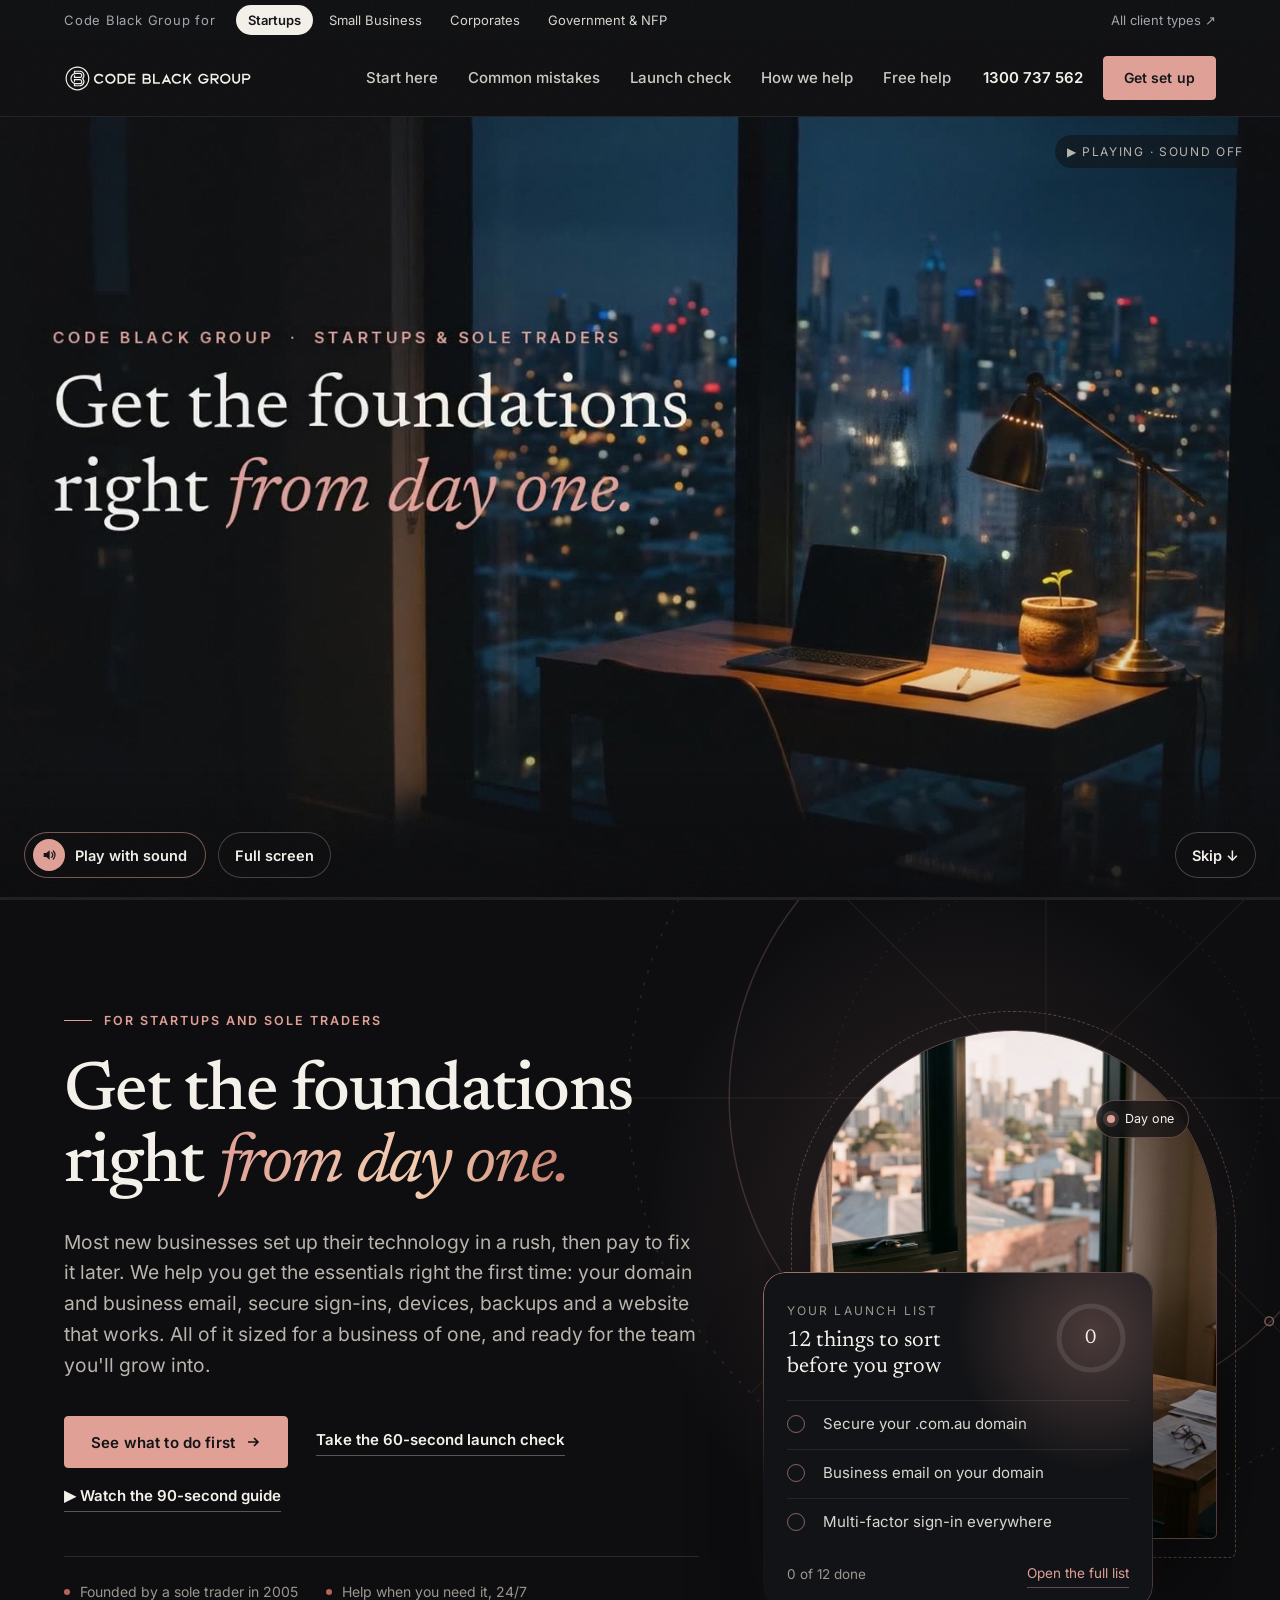
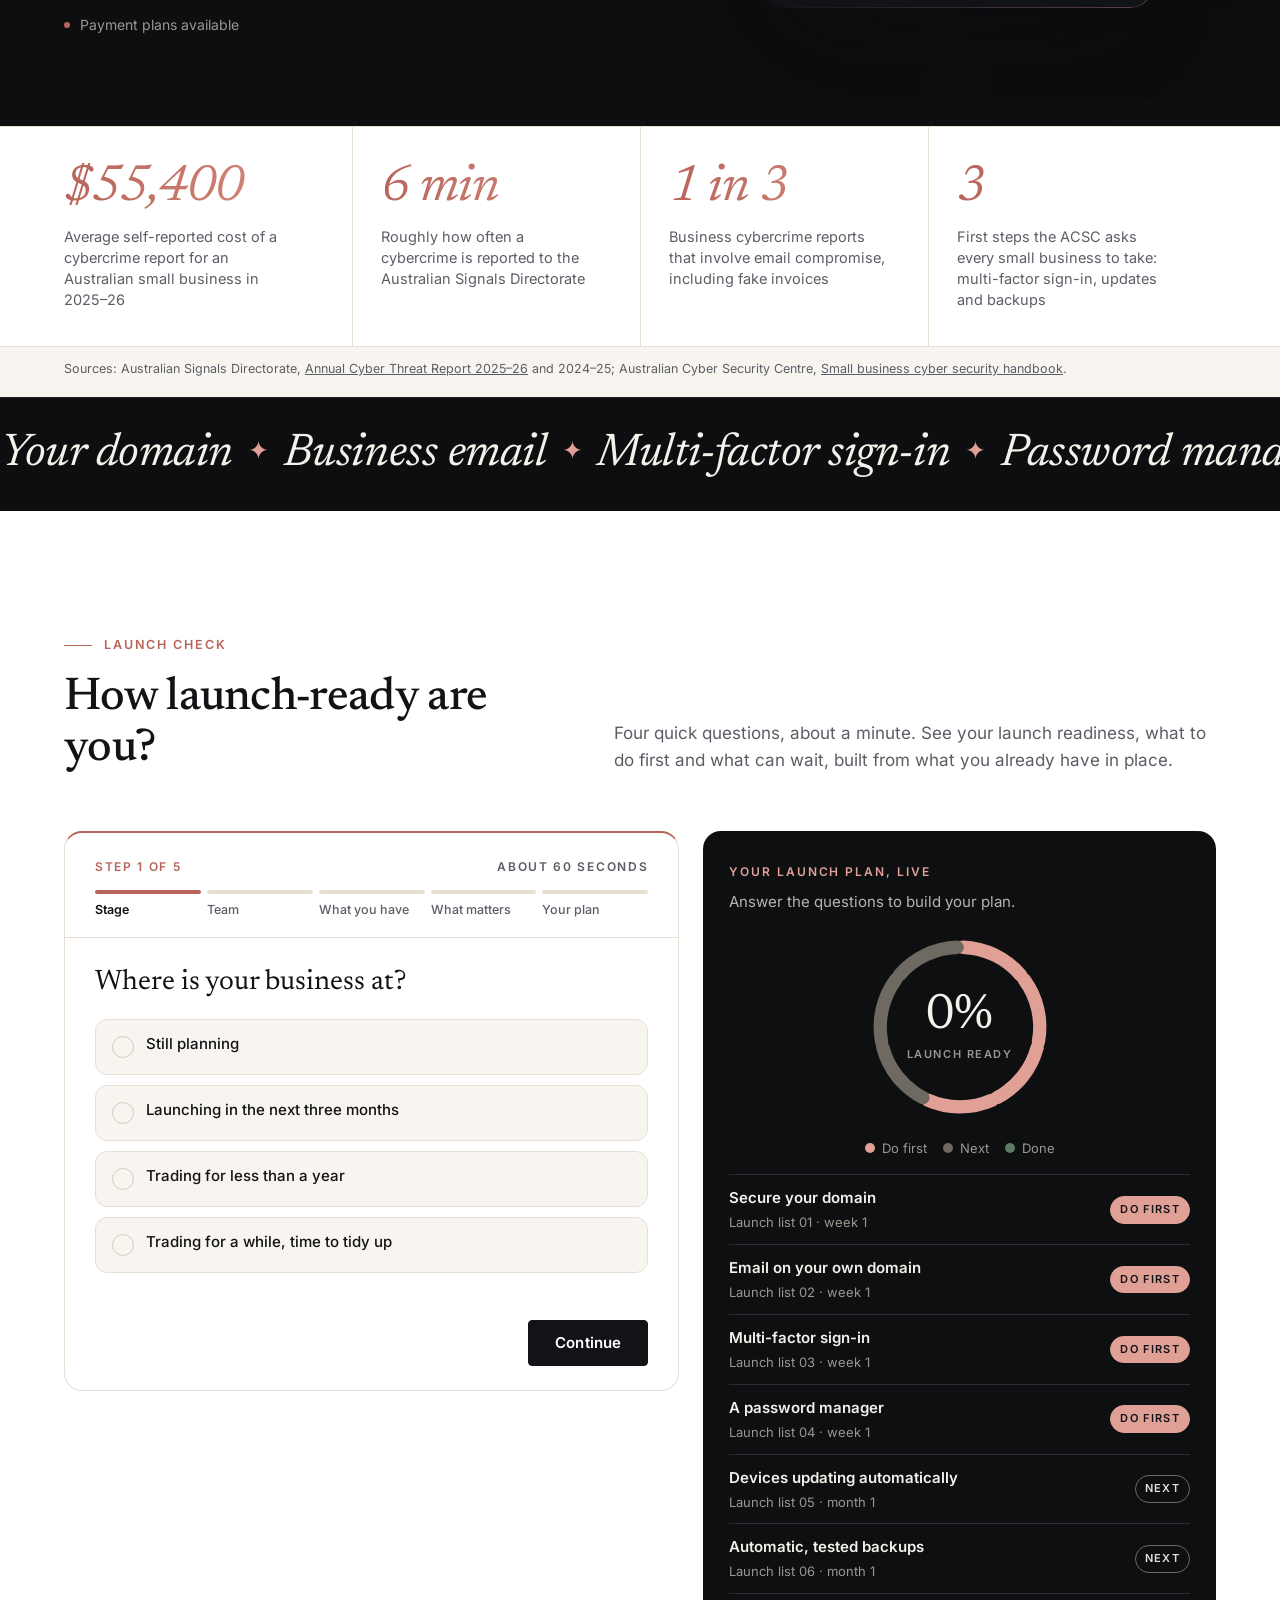
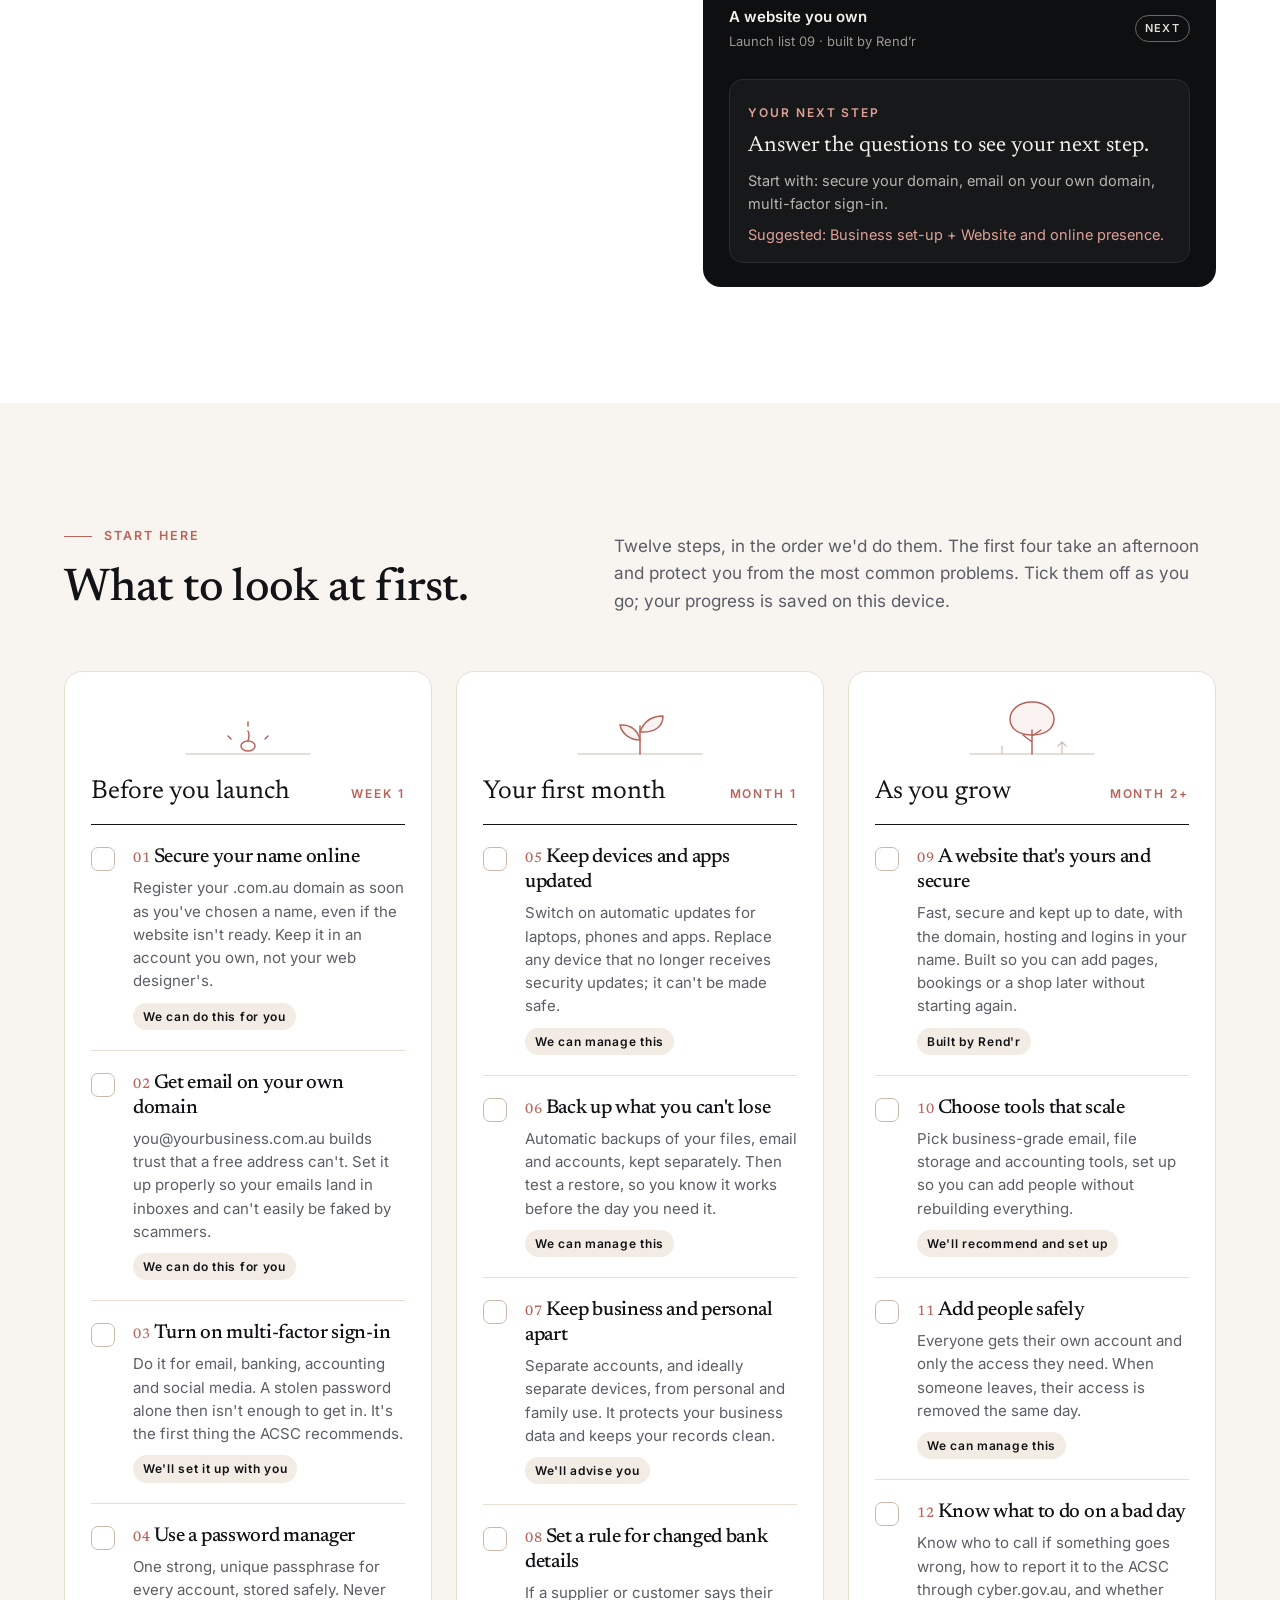
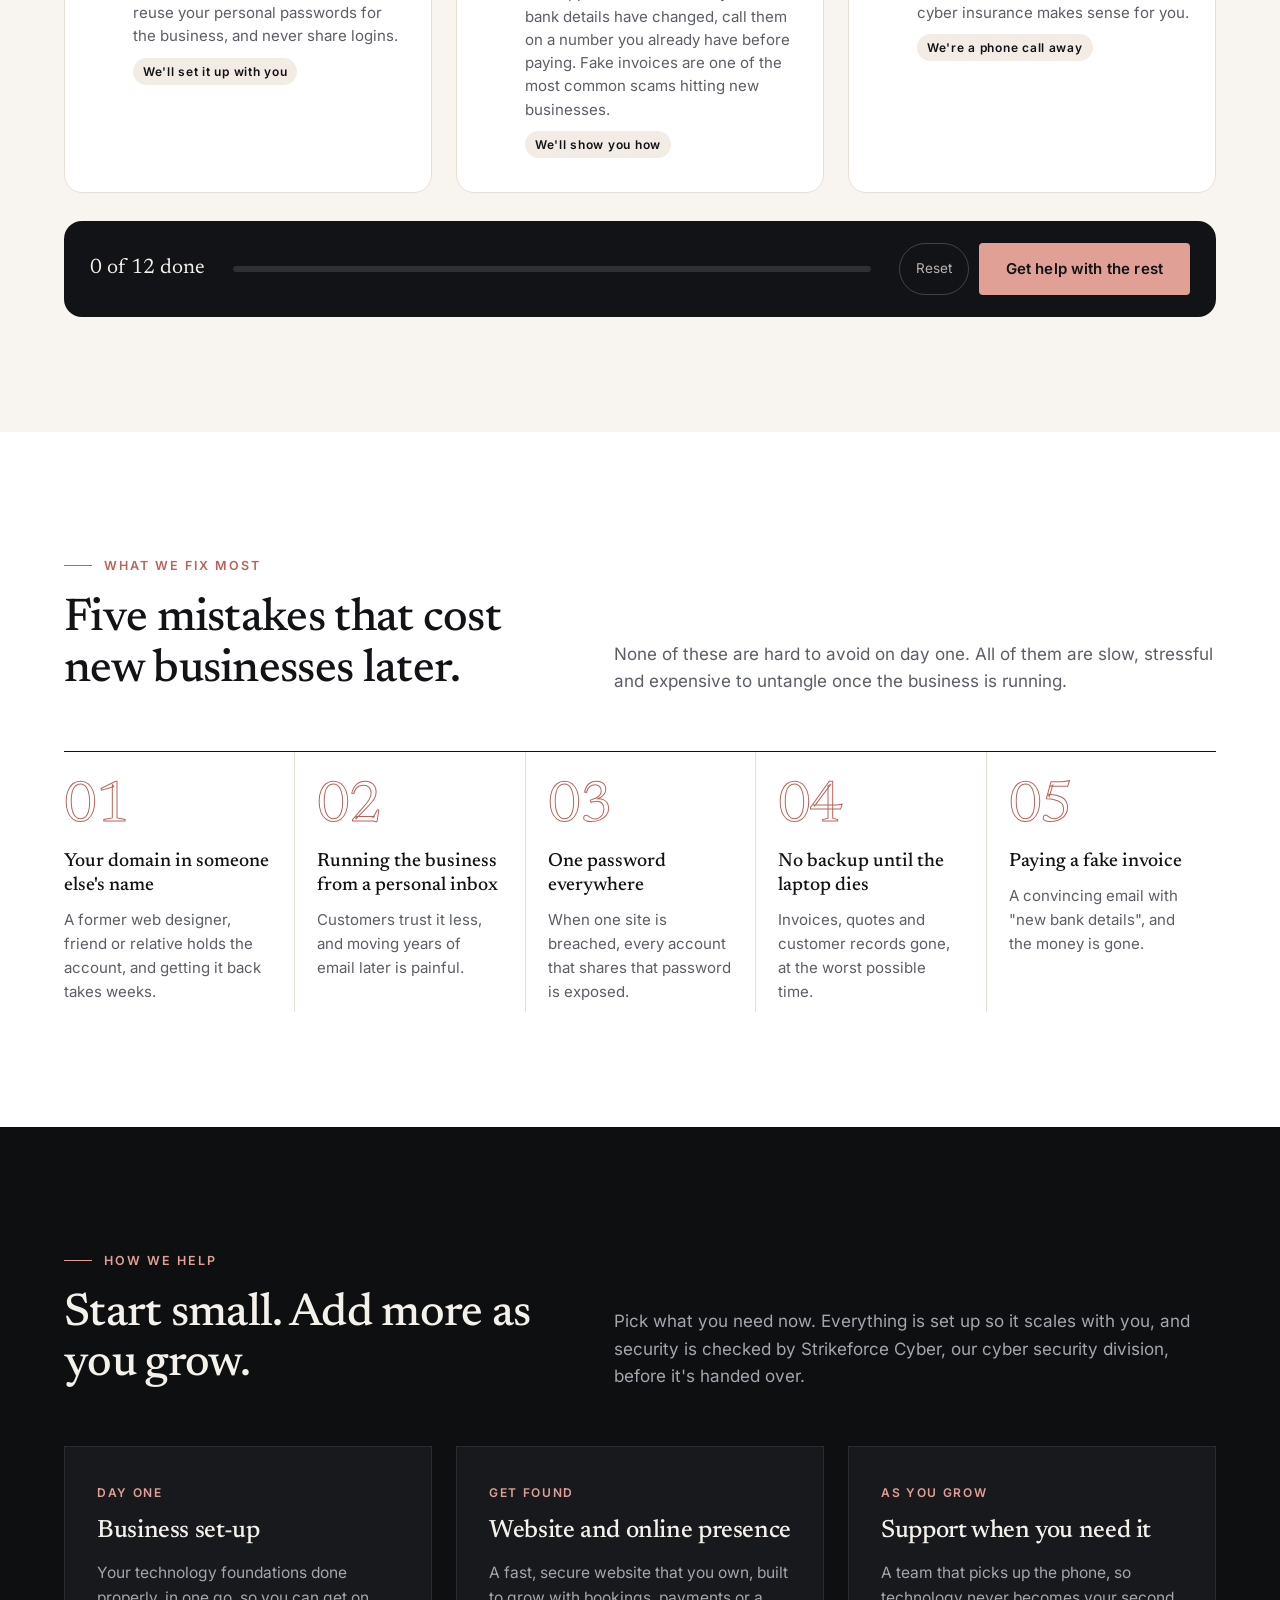
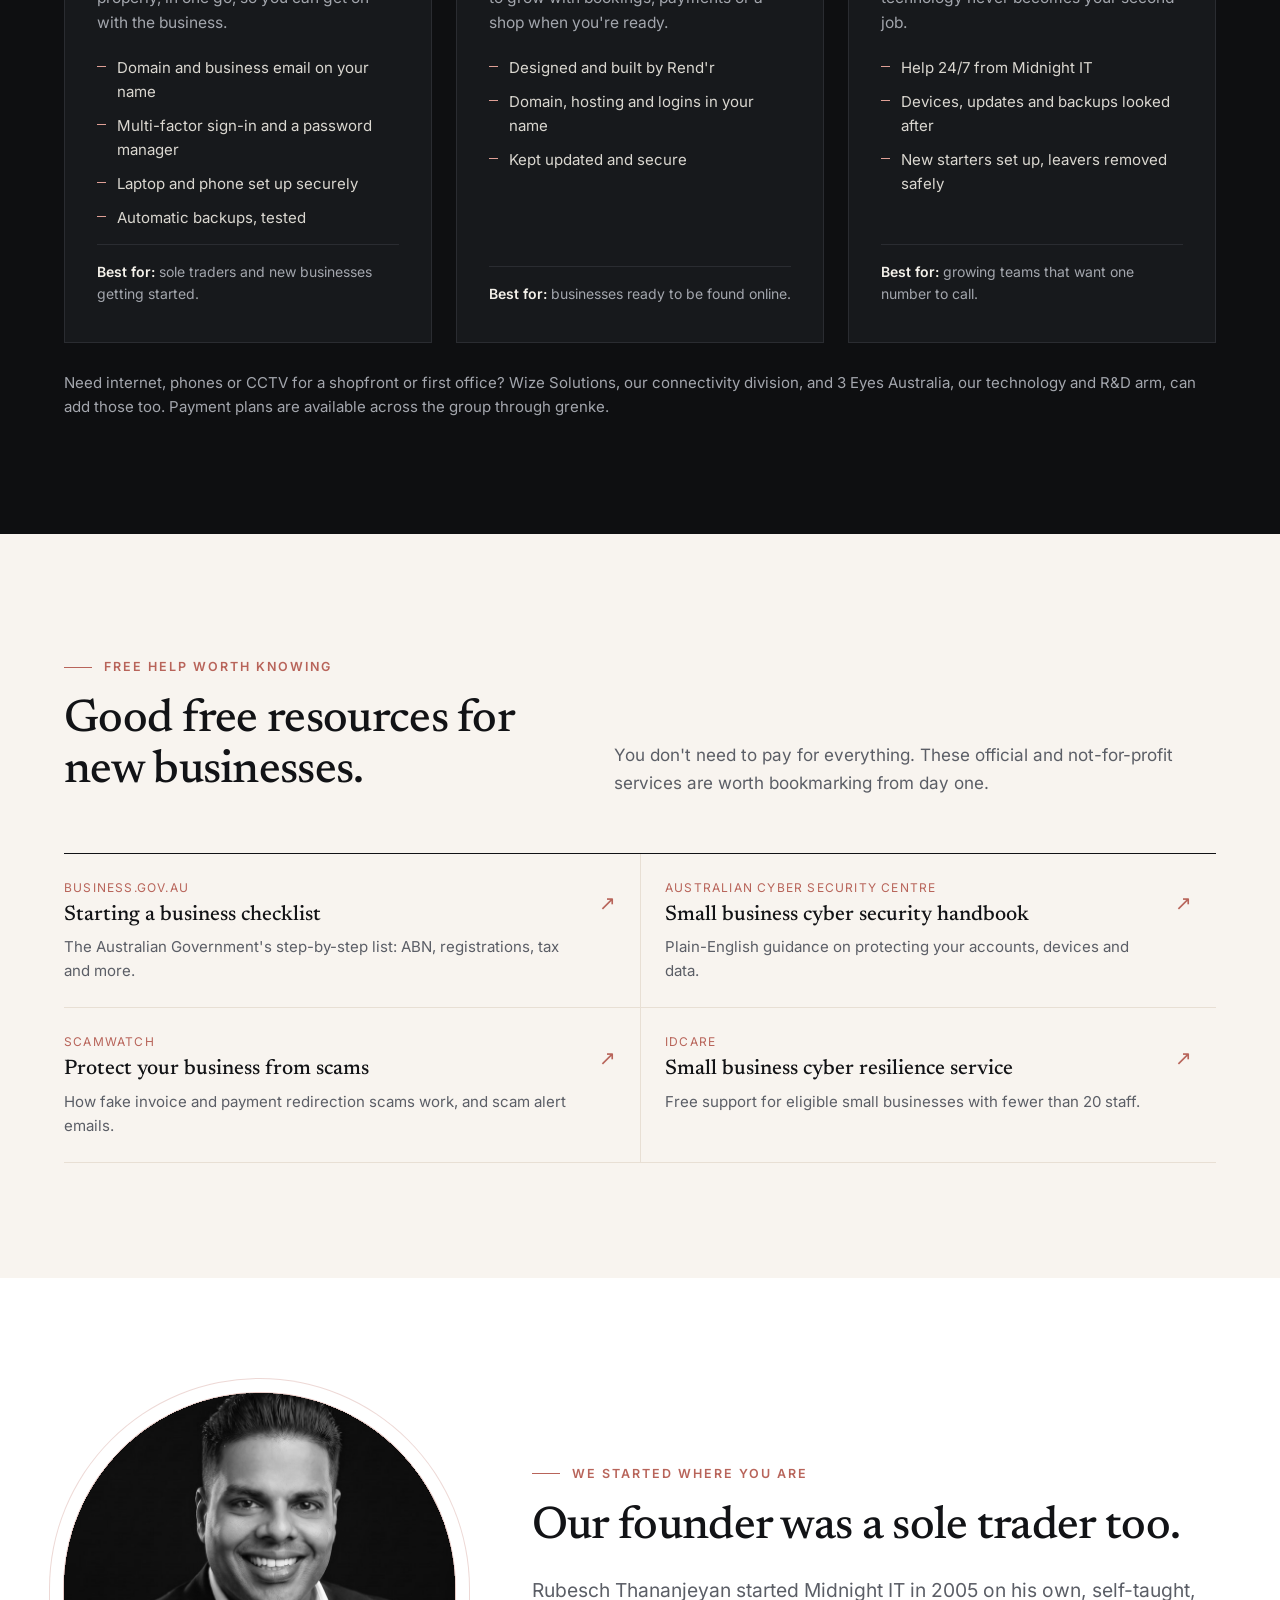
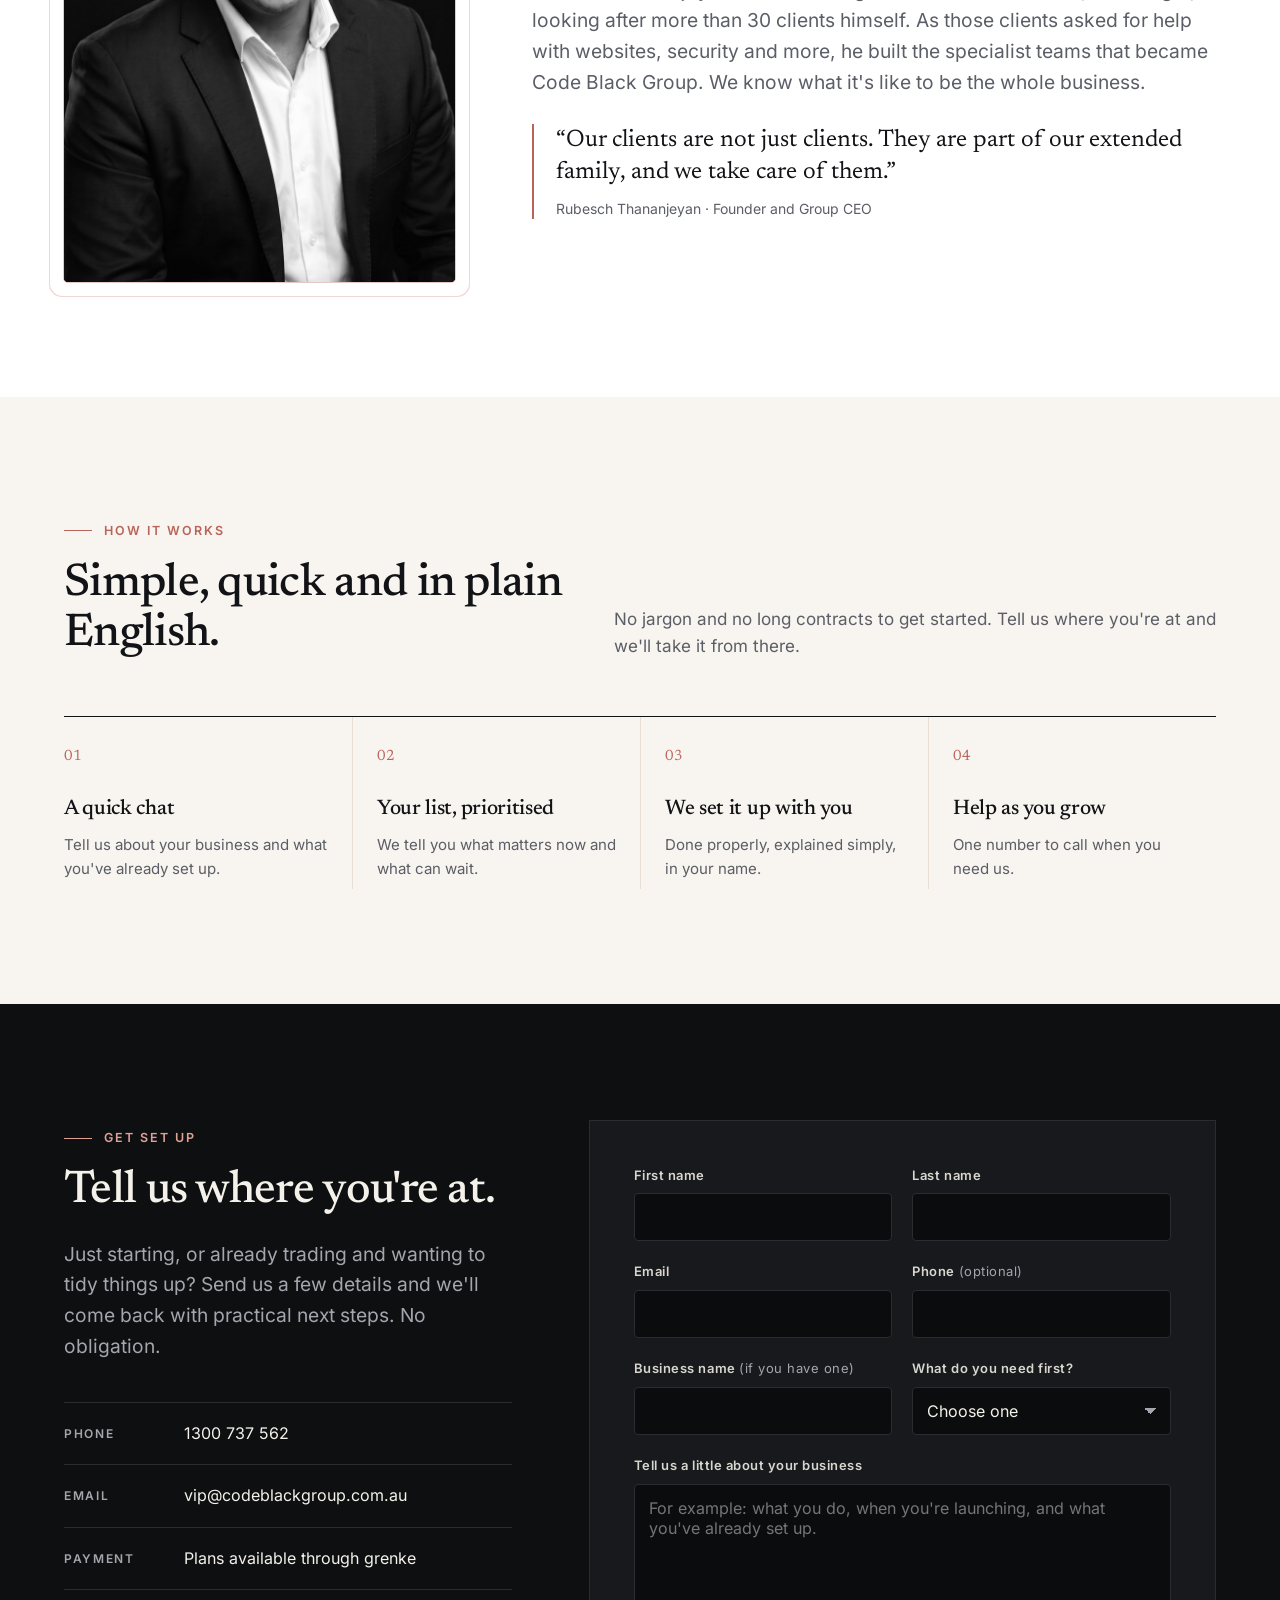
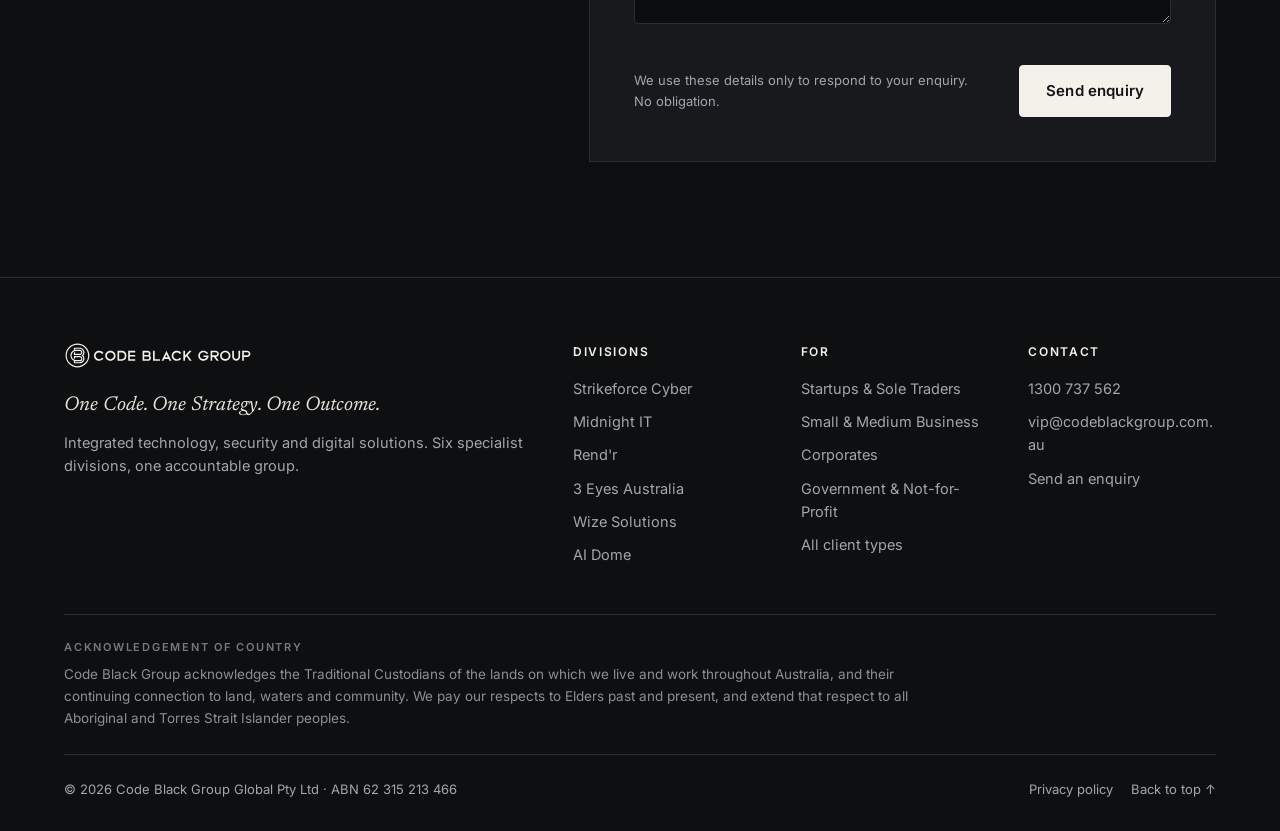
<file: startups/index.before-artistic.html>
<!doctype html>
<html lang="en-AU">
<head>
<meta charset="utf-8">
<meta name="viewport" content="width=device-width, initial-scale=1">
<!-- security:start -->
<meta http-equiv="Content-Security-Policy" content="default-src 'self'; script-src 'self' 'sha256-DqK66ygDXrOCs4cZVUBPQ+P0iWXuNWwy6hWndXBkHbo=' 'sha256-SFCIWmE/YKF3A2aQ6cXX0n7n9LU92uhImRF55nCCdmk='; style-src 'self' 'unsafe-inline'; font-src 'self' data:; img-src 'self' data: https://codeblackgroup.com.au; media-src 'self'; connect-src 'self' https://golden-shield.onrender.com; worker-src 'self' blob:; frame-src 'none'; object-src 'none'; base-uri 'self'; form-action 'self'; upgrade-insecure-requests">
<meta name="referrer" content="strict-origin-when-cross-origin">
<script src="../assets/guard.js"></script>
<!-- security:end -->
<title>Code Black Group for Startups &amp; Sole Traders | Get the foundations right from day one</title>
<meta name="description" content="What a new business should sort out first: domain and business email, secure sign-ins, devices, backups, scam-proof payments and a website that grows with you. Practical help from Code Black Group.">
<meta name="robots" content="noindex">
<link rel="icon" href="../logos/cbg-mark-white.svg" type="image/svg+xml">
<link rel="preload" as="font" type="font/woff2" href="../assets/fonts/newsreader-latin-500-normal.woff2" crossorigin>
<link rel="preload" as="font" type="font/woff2" href="../assets/fonts/inter-latin-400-normal.woff2" crossorigin>
<link rel="stylesheet" href="../assets/editorial.css?v=2">
<style>
body.st{--paper:#F8F4EF;--line:#E8DFD4;--rose:#B8645A;--rose-soft:#E0A096}
.hero h1 em{color:var(--rose)}
.st .eyebrow{color:var(--rose)}
.st .bg-night .eyebrow{color:var(--rose-soft)}
.st .proof span::before{background:var(--rose)}

/* hero launch card */
.lc{position:relative;background:#121316;color:#F4F1EA;border-radius:22px;padding:30px 30px 26px;box-shadow:0 40px 80px -40px rgba(18,19,22,.55);overflow:hidden;isolation:isolate}
.lc::before{content:"";position:absolute;right:-90px;top:-90px;width:300px;height:300px;border-radius:50%;background:radial-gradient(circle,rgba(224,160,150,.28),transparent 65%);z-index:-1}
.lc::after{content:"";position:absolute;inset:0;border-radius:inherit;padding:1px;background:linear-gradient(160deg,rgba(224,160,150,.7),transparent 45%,transparent 70%,rgba(224,160,150,.35));-webkit-mask:linear-gradient(#000 0 0) content-box,linear-gradient(#000 0 0);-webkit-mask-composite:xor;mask-composite:exclude;pointer-events:none}
.lc .hd{display:flex;align-items:center;justify-content:space-between;gap:16px;margin-bottom:20px}
.lc .hd small{font-size:12px;letter-spacing:.18em;text-transform:uppercase;color:#9B978F}
.lc .hd b{display:block;font-family:var(--serif);font-weight:400;font-size:26px;line-height:1.15;margin-top:6px}
.ring{position:relative;flex:none;width:76px;height:76px}
.ring svg{width:100%;height:100%;transform:rotate(-90deg)}
.ring circle{fill:none;stroke-width:5}
.ring .bg{stroke:rgba(255,255,255,.1)}
.ring .fg{stroke:var(--rose-soft);stroke-linecap:round;stroke-dasharray:201;stroke-dashoffset:201;transition:stroke-dashoffset .8s cubic-bezier(.2,.8,.2,1)}
.ring span{position:absolute;inset:0;display:grid;place-items:center;font-family:var(--serif);font-size:20px}
.lc ol{list-style:none;margin:0;padding:0;display:grid;gap:2px}
.lc li{display:grid;grid-template-columns:24px 1fr auto;gap:12px;align-items:center;padding:11px 0;border-top:1px solid rgba(255,255,255,.08);font-size:15px;color:#DAD7D0}
.lc li i{width:18px;height:18px;border-radius:50%;border:1.5px solid rgba(224,160,150,.55);position:relative}
.lc li.done i{background:var(--rose-soft);border-color:var(--rose-soft)}
.lc li.done i::after{content:"";position:absolute;left:5px;top:3.5px;width:5px;height:8px;border:solid #121316;border-width:0 2px 2px 0;transform:rotate(45deg)}
.lc li.done{color:#8F8B84}
.lc li em{font-style:normal;font-size:11.5px;letter-spacing:.08em;text-transform:uppercase;color:#77736C}
.lc .ft{margin-top:18px;display:flex;justify-content:space-between;align-items:center;gap:12px;font-size:13.5px;color:#9B978F}
.lc .ft a{color:var(--rose-soft);text-decoration:none;border-bottom:1px solid rgba(224,160,150,.4);padding-bottom:2px}

/* source note */
.src{font-size:12.5px;color:var(--muted);padding:12px 0 18px}
.src a{color:inherit}

/* launch list */
.phases{display:grid;grid-template-columns:repeat(3,minmax(0,1fr));gap:24px;counter-reset:item}
.phase{background:var(--white);border:1px solid var(--line);border-radius:18px;padding:28px 26px 14px;display:flex;flex-direction:column}
.phase .ph-h{display:flex;align-items:baseline;justify-content:space-between;gap:12px;padding-bottom:18px;border-bottom:1px solid var(--ink)}
.phase .ph-h b{font-family:var(--serif);font-weight:400;font-size:26px;line-height:1.1}
.phase .ph-h small{font-size:12px;font-weight:600;letter-spacing:.16em;text-transform:uppercase;color:var(--rose)}
.item{display:grid;grid-template-columns:30px 1fr;gap:12px;padding:20px 0;border-bottom:1px solid var(--line);cursor:pointer}
.item:last-child{border-bottom:0}
.item input{position:absolute;opacity:0;pointer-events:none}
.item .box{width:24px;height:24px;border-radius:7px;border:1.5px solid #C9B9AC;margin-top:2px;position:relative;transition:background .25s ease,border-color .25s ease}
.item input:focus-visible+.box{outline:2px solid var(--rose);outline-offset:3px}
.item input:checked+.box{background:var(--rose);border-color:var(--rose)}
.item input:checked+.box::after{content:"";position:absolute;left:7.5px;top:3.5px;width:6px;height:11px;border:solid #fff;border-width:0 2px 2px 0;transform:rotate(45deg)}
.item h3{font-family:var(--serif);font-weight:500;font-size:20px;line-height:1.25;margin:0 0 6px;counter-increment:item}
.item h3::before{content:counter(item,decimal-leading-zero) "  ";font-size:14px;color:var(--rose);letter-spacing:.04em}
.item p{margin:0;font-size:15px;color:var(--muted);line-height:1.55}
.item .we{display:inline-block;margin-top:10px;font-size:12px;font-weight:600;letter-spacing:.06em;color:var(--ink);background:#F3ECE4;border-radius:999px;padding:4px 10px}
.item input:checked~div h3{text-decoration:line-through;text-decoration-color:rgba(184,100,90,.5);text-decoration-thickness:1.5px}
.progress{margin-top:28px;display:flex;flex-wrap:wrap;align-items:center;gap:16px 28px;justify-content:space-between;padding:22px 26px;background:#121316;color:#F4F1EA;border-radius:18px}
.progress .bar{flex:1 1 260px;height:6px;border-radius:6px;background:rgba(255,255,255,.12);overflow:hidden}
.progress .bar i{display:block;height:100%;width:0;background:linear-gradient(90deg,var(--rose),var(--rose-soft));transition:width .6s cubic-bezier(.2,.8,.2,1)}
.progress p{margin:0;font-family:var(--serif);font-size:21px}
.progress .acts{display:flex;gap:10px;flex-wrap:wrap}
.progress button{font:inherit;font-size:13.5px;background:transparent;color:#B9B5AD;border:1px solid rgba(255,255,255,.2);border-radius:999px;padding:10px 16px;cursor:pointer}
.progress .btn{background:var(--rose-soft);color:#121316;border-color:transparent}

.st .model .tag{color:var(--rose-soft)}
.st .model li::before{background:var(--rose-soft)}
.freeh a{align-content:start}
.st .steps .n{color:var(--rose)}
.story cite{font-family:var(--sans,inherit)}

/* mistakes */
.st .real b{font-size:19px}

/* free help */
.freeh{display:grid;grid-template-columns:repeat(2,minmax(0,1fr));gap:0;border-top:1px solid var(--ink)}
.freeh a{display:grid;grid-template-columns:1fr auto;gap:6px 20px;padding:24px 24px 24px 0;border-bottom:1px solid var(--line);text-decoration:none;color:var(--ink)}
.freeh a:nth-child(even){padding-left:24px;border-left:1px solid var(--line)}
.freeh b{font-family:var(--serif);font-weight:500;font-size:21px;line-height:1.25}
.freeh span{grid-column:1;font-size:15px;color:var(--muted)}
.freeh em{grid-row:1/3;grid-column:2;align-self:center;font-style:normal;color:var(--rose);font-size:20px;transition:transform .3s ease}
.freeh a:hover em{transform:translate(3px,-3px)}
.freeh small{grid-column:1;font-size:12px;letter-spacing:.1em;text-transform:uppercase;color:var(--rose)}

/* founder story */
.story{display:grid;grid-template-columns:minmax(0,4fr) minmax(0,7fr);gap:clamp(32px,6vw,88px);align-items:center}
.story figure{margin:0;aspect-ratio:4/5;overflow:hidden;border-radius:var(--r);background:#111}
.story figure img{width:100%;height:100%;object-fit:cover;filter:grayscale(1)}
.story blockquote{margin:26px 0 0;padding-left:22px;border-left:2px solid var(--rose);font-family:var(--serif);font-size:24px;line-height:1.35}
.story cite{display:block;margin-top:12px;font-style:normal;font-size:14px;color:var(--muted)}

/* ===== artistic layer ===== */
@keyframes spin{to{transform:rotate(360deg)}}
@keyframes marq{to{transform:translateX(-50%)}}
body.st::after{content:"";position:fixed;inset:0;pointer-events:none;z-index:90;opacity:.045;background-image:url("data:image/svg+xml;utf8,<svg xmlns='http://www.w3.org/2000/svg' width='160' height='160'><filter id='n'><feTurbulence type='fractalNoise' baseFrequency='.9' numOctaves='2' stitchTiles='stitch'/></filter><rect width='100%' height='100%' filter='url(%23n)'/></svg>")}
/* dark header */
.st .head{background:#0E0E10;border-bottom-color:rgba(255,255,255,.08)}
.st .logo{background:#F4F1EA}
.st .nav a{color:#CFCBC3}.st .nav a:hover{border-color:var(--rose-soft);color:#fff}
.st .head-cta .tel{color:#F4F1EA}
.st .head-cta .btn{background:var(--rose-soft);border-color:var(--rose-soft);color:#121316}
.st .menu-btn{background:transparent;border-color:rgba(255,255,255,.2)}
.st .menu-btn span,.st .menu-btn span::before,.st .menu-btn span::after{background:#F4F1EA}
@media (max-width:920px){.st .mnav{background:#121316;border-color:rgba(255,255,255,.08)}.st .mnav a{color:#F4F1EA;border-color:rgba(255,255,255,.08)}.st .mnav .btn{background:var(--rose-soft);color:#121316;border-color:var(--rose-soft)}}
/* hero */
.ahero{position:relative;background:#0E0E10;color:#F4F1EA;overflow:hidden;isolation:isolate;padding-top:clamp(56px,8vw,120px)}
.ahero::before{content:"";position:absolute;right:-10%;top:-20%;width:70%;height:120%;background:radial-gradient(closest-side,rgba(224,160,150,.16),transparent 70%);z-index:-2}
.ahero .orbit{position:absolute;right:-22vmin;top:-26vmin;width:96vmin;height:96vmin;z-index:-1;opacity:.6;animation:spin 140s linear infinite;pointer-events:none}
.ahero .orbit *{fill:none;stroke:#E0A096}
.ahero .eyebrow{color:var(--rose-soft)}
.ahero h1{color:#F4F1EA}
.ahero h1 em{background:linear-gradient(95deg,#E0A096 0%,#F3CDB0 55%,#C97C6E 100%);-webkit-background-clip:text;background-clip:text;color:transparent;padding-right:.08em}
.ahero .lead{color:#B9B5AD}
.ahero .btn{background:var(--rose-soft);border-color:var(--rose-soft);color:#121316}.ahero .btn:hover{background:#F0B8AE}
.ahero .textlink{color:#F4F1EA;border-color:rgba(255,255,255,.3)}
.ahero .proof{border-color:rgba(255,255,255,.12);color:#9B978F}
.hvis{position:relative;padding:0 0 70px 48px}
.hvis::before{content:"";position:absolute;left:28px;top:-20px;right:-20px;bottom:50px;border:1px dashed rgba(224,160,150,.35);border-radius:999px 999px 28px 28px;pointer-events:none}
.arch{position:relative;margin:0;aspect-ratio:4/5;border-radius:999px 999px 24px 24px;overflow:hidden;box-shadow:0 0 0 1px rgba(224,160,150,.35),0 60px 120px -40px rgba(0,0,0,.9)}
.arch img{width:100%;height:100%;object-fit:cover;object-position:50% 60%;filter:saturate(.9)}
.arch::after{content:"";position:absolute;inset:0;background:linear-gradient(180deg,transparent 45%,rgba(14,14,16,.55)),linear-gradient(160deg,rgba(224,160,150,.18),transparent 40%);mix-blend-mode:multiply}
.hvis .lc{position:absolute;left:0;bottom:0;width:min(88%,390px);padding:24px 24px 20px}
.hvis .lc li em{display:none}
.hvis .lc li{grid-template-columns:24px 1fr}
.hvis .lc .hd b{font-size:22px}
.hvis .tagdot{position:absolute;right:6%;top:12%;display:flex;align-items:center;gap:10px;padding:8px 14px 8px 10px;border-radius:999px;background:rgba(14,14,16,.7);backdrop-filter:blur(8px);border:1px solid rgba(224,160,150,.35);font-size:12.5px;color:#F4F1EA}
.hvis .tagdot i{width:8px;height:8px;border-radius:50%;background:var(--rose-soft);box-shadow:0 0 0 4px rgba(224,160,150,.2)}
/* ribbon */
.ribbon{overflow:hidden;background:#0E0E10;color:#F4F1EA;padding:20px 0;border-top:1px solid rgba(255,255,255,.06)}
.ribbon .track{display:flex;width:max-content;animation:marq 48s linear infinite}
.ribbon span{font-family:var(--serif);font-style:italic;font-size:clamp(26px,3.6vw,46px);white-space:nowrap;letter-spacing:-.01em}
.ribbon i{font-style:normal;color:var(--rose-soft);margin:0 .6em;font-size:.55em;vertical-align:.25em}
/* figures */
.st .fig b{font-style:italic;background:linear-gradient(95deg,#B8645A,#D98E7F);-webkit-background-clip:text;background-clip:text;color:transparent;padding-right:.06em}
/* phase drawings */
.grow{display:block;height:70px;width:auto;margin:-4px 0 12px}
.grow path,.grow ellipse{fill:none;stroke:var(--rose);stroke-width:1.5;stroke-linecap:round;stroke-linejoin:round;stroke-dasharray:1;stroke-dashoffset:1;transition:stroke-dashoffset 1.8s cubic-bezier(.6,.1,.2,1) .2s}
.grow .g{stroke:#CDBFB2;stroke-width:1.2}
.grow .lf{fill:rgba(184,100,90,.08)}
.phase.in .grow path,.phase.in .grow ellipse{stroke-dashoffset:0}
.phase{transition:transform .5s cubic-bezier(.2,.8,.2,1),box-shadow .5s ease}
.phase:hover{transform:translateY(-4px);box-shadow:0 30px 60px -40px rgba(120,60,50,.35)}
/* mistakes numerals */
.st .real{counter-reset:m}
.st .real div::before{counter-increment:m;content:counter(m,decimal-leading-zero);display:block;font-family:var(--serif);font-size:58px;line-height:1;color:transparent;-webkit-text-stroke:1px var(--rose);margin-bottom:14px;letter-spacing:-.02em}
/* founder arch */
.story figure{border-radius:999px 999px 20px 20px;box-shadow:0 0 0 1px rgba(184,100,90,.35),0 0 0 14px #fff,0 0 0 15px rgba(184,100,90,.25)}
@media (max-width:860px){
  .hvis{padding:0 0 0 0;max-width:460px;margin-top:12px}
  .hvis::before{left:-10px;right:-10px;top:-14px;bottom:auto;aspect-ratio:4/5}
  .hvis .lc{position:relative;width:auto;margin:-120px 14px 0}
}
@media (prefers-reduced-motion:reduce){.ahero .orbit,.ribbon .track{animation:none}.grow path,.grow ellipse{stroke-dashoffset:0}}

/* ===== opening film (full screen) ===== */
.lf{position:relative;height:calc(100vh - 72px);height:calc(100svh - 72px);min-height:480px;background:#09090B;overflow:hidden}
.lf video{position:absolute;inset:0;width:100%;height:100%;object-fit:cover;background:#09090B}
.lf .ctl{position:absolute;left:0;right:0;bottom:0;padding:0 var(--gut,24px) 22px;display:flex;align-items:center;gap:12px;flex-wrap:wrap;z-index:2;background:linear-gradient(0deg,rgba(9,9,11,.75),transparent);padding-top:60px}
.lf .pill{display:inline-flex;align-items:center;gap:10px;height:46px;padding:0 18px 0 8px;border-radius:999px;border:1px solid rgba(224,160,150,.5);background:rgba(14,14,16,.6);backdrop-filter:blur(8px);-webkit-backdrop-filter:blur(8px);color:#F4F1EA;font:600 14.5px var(--sans);cursor:pointer;text-decoration:none}
.lf .pill .ic{width:32px;height:32px;border-radius:50%;display:grid;place-items:center;background:var(--rose-soft);color:#121316}
.lf .pill.sm{padding:0 16px;border-color:rgba(255,255,255,.22)}
.lf .pill:hover{border-color:var(--rose-soft)}
.lf .sp{flex:1}
.lf .bar{position:absolute;left:0;right:0;bottom:0;height:3px;background:rgba(255,255,255,.08);z-index:3}
.lf .bar i{display:block;height:100%;width:0;background:linear-gradient(90deg,var(--rose),var(--rose-soft))}
.lf .hint{position:absolute;top:18px;right:var(--gut,24px);z-index:2;font-size:12px;letter-spacing:.14em;text-transform:uppercase;color:#B9B5AD;background:rgba(14,14,16,.55);padding:7px 12px;border-radius:999px;backdrop-filter:blur(6px)}
.lf.sound .hint{display:none}
.lf:fullscreen{height:100vh}
@media (max-width:640px){.lf .pill{height:42px;font-size:13.5px}.lf .pill.fs{display:none}}

/* ===== full-screen film ===== */
.ff{position:relative;height:100vh;height:100svh;min-height:560px;overflow:hidden;background:#0E0E10;color:#F4F1EA;display:flex;align-items:center;isolation:isolate}
.ff .bgv{position:absolute;inset:0;width:100%;height:100%;object-fit:cover;z-index:-2}
.ff::before{content:"";position:absolute;inset:0;z-index:-1;background:linear-gradient(90deg,rgba(14,14,16,.88) 0%,rgba(14,14,16,.55) 45%,rgba(14,14,16,.15) 100%),linear-gradient(0deg,rgba(14,14,16,.7),transparent 35%)}
.ff .eyebrow{color:var(--rose-soft)}
.ff h2{margin:18px 0 18px;font-size:clamp(40px,6vw,88px);line-height:1.02;letter-spacing:-.02em;max-width:14ch;color:#F4F1EA}
.ff h2 em{font-style:italic;background:linear-gradient(95deg,#E0A096,#F3CDB0 60%,#C97C6E);-webkit-background-clip:text;background-clip:text;color:transparent;padding-right:.06em}
.ff p{max-width:46ch;color:#CFCBC3;font-size:clamp(16px,1.4vw,19px);margin:0 0 34px}
.ff-play{display:inline-flex;align-items:center;gap:18px;background:none;border:0;padding:0;color:#F4F1EA;font:600 16px var(--sans);cursor:pointer}
.ff-play .pr{position:relative;width:84px;height:84px;border-radius:50%;display:grid;place-items:center;background:rgba(224,160,150,.95);color:#121316;box-shadow:0 0 0 0 rgba(224,160,150,.5);animation:ffpulse 2.4s ease-out infinite;transition:transform .3s ease}
.ff-play:hover .pr{transform:scale(1.06)}
.ff-play small{display:block;font-weight:400;font-size:13.5px;color:#9B978F;margin-top:3px}
@keyframes ffpulse{0%{box-shadow:0 0 0 0 rgba(224,160,150,.55)}100%{box-shadow:0 0 0 28px rgba(224,160,150,0)}}
.ff .meta{position:absolute;right:var(--gut,24px);bottom:26px;font-size:12px;letter-spacing:.16em;text-transform:uppercase;color:#9B978F}
.ffp{position:fixed;inset:0;z-index:200;background:#000;display:none;align-items:center;justify-content:center}
.ffp.open{display:flex}
.ffp video{width:100%;height:100%;object-fit:contain;background:#000}
.ffp .x{position:absolute;top:18px;right:18px;z-index:2;width:48px;height:48px;border-radius:50%;border:1px solid rgba(255,255,255,.35);background:rgba(0,0,0,.5);color:#fff;font-size:24px;line-height:1;cursor:pointer}
@media (max-width:640px){.ff{align-items:flex-end;padding-bottom:70px}.ff::before{background:linear-gradient(0deg,rgba(14,14,16,.92) 0%,rgba(14,14,16,.6) 55%,rgba(14,14,16,.2) 100%)}.ff .pr{width:68px;height:68px}}
@media (prefers-reduced-motion:reduce){.ff-play .pr{animation:none}}

@media (max-width:1024px){.phases{grid-template-columns:1fr 1fr}.phases .phase:last-child{grid-column:1/-1}}
@media (max-width:860px){.story{grid-template-columns:1fr}.story figure{max-width:360px}.lc{max-width:520px}}
@media (max-width:640px){
  .phases{grid-template-columns:1fr}
  .phase{padding:22px 18px 8px}
  .freeh{grid-template-columns:1fr}
  .freeh a:nth-child(even){padding-left:0;border-left:0}
  .lc{padding:24px 20px 20px}.lc .hd b{font-size:22px}
  .lc li em{display:none}
  .progress{padding:20px}
}
</style>
</head>
<body class="st">
<a class="skip" href="#main">Skip to content</a>

<div class="audbar" role="navigation" aria-label="Choose your organisation type">
  <div class="wrap">
    <span class="lbl">Code Black Group for</span>
    <nav><a href="../startups/" aria-current="page" aria-label="Startups" data-s="Startups"><span>Startups</span></a><a href="../business/" aria-label="Small Business" data-s="Small Biz"><span>Small Business</span></a><a href="../corporate/" aria-label="Corporates" data-s="Corporate"><span>Corporates</span></a><a href="../not-for-profit/" aria-label="Government &amp; NFP" data-s="Gov &amp; NFP"><span>Government &amp; NFP</span></a></nav>
    <a class="alt" href="../">All client types ↗</a>
  </div>
</div>

<header class="head">
  <div class="wrap">
    <a class="logo" href="#top" aria-label="Code Black Group home"></a>
    <nav class="nav" aria-label="Main">
      <a href="#first">Start here</a>
      <a href="#mistakes">Common mistakes</a>
      <a href="#discovery">Launch check</a>
      <a href="#help">How we help</a>
      <a href="#free">Free help</a>
    </nav>
    <div class="head-cta">
      <a class="tel" href="tel:1300737562">1300 737 562</a>
      <a class="btn" href="#contact">Get set up</a>
    </div>
    <button class="menu-btn" type="button" aria-label="Open menu" aria-expanded="false" aria-controls="mnav"><span></span></button>
  </div>
  <nav class="mnav" id="mnav" aria-label="Mobile">
    <a href="#first">Start here</a>
    <a href="#mistakes">Common mistakes</a>
    <a href="#help">How we help</a>
    <a href="#free">Free help</a>
    <a href="#discovery">Launch check</a>
    <a href="tel:1300737562">Call 1300 737 562</a>
    <a class="btn" href="#contact">Get set up</a>
  </nav>
</header>

<main id="main">
  <span id="top"></span>
  <section class="lf" id="watch" aria-label="Film: get the foundations right from day one">
    <video id="lfv" muted playsinline preload="auto" poster="../media/launch-film-land.jpg" data-land="../media/launch-film-land.mp4" data-port="../media/launch-film-port.mp4" data-poster-port="../media/launch-film-port.jpg"></video>
    <span class="hint">▶ Playing · sound off</span>
    <div class="ctl">
      <button class="pill" type="button" id="lf-sound"><span class="ic"><svg width="16" height="16" viewBox="0 0 24 24" aria-hidden="true"><path d="M4 9v6h4l5 4V5L8 9z" fill="currentColor"/><path d="M16 8.5a5 5 0 0 1 0 7M18.5 6a8.5 8.5 0 0 1 0 12" fill="none" stroke="currentColor" stroke-width="1.8" stroke-linecap="round"/></svg></span><span id="lf-sound-t">Play with sound</span></button>
      <button class="pill sm fs" type="button" id="lf-fs">Full screen</button>
      <span class="sp"></span>
      <a class="pill sm" href="#hero-h" id="lf-skip">Skip ↓</a>
    </div>
    <span class="bar" aria-hidden="true"><i id="lf-bar"></i></span>
  </section>

  <section class="hero ahero" aria-labelledby="hero-h">
    <svg class="orbit" viewBox="0 0 600 600" aria-hidden="true"><circle cx="300" cy="300" r="290" stroke-opacity=".25" stroke-dasharray="2 7"/><circle cx="300" cy="300" r="220" stroke-opacity=".35"/><circle cx="300" cy="300" r="150" stroke-opacity=".2" stroke-dasharray="1 5"/><path d="M300 10v580M10 300h580M95 95l410 410M505 95L95 505" stroke-opacity=".12"/><circle cx="300" cy="80" r="5" fill="#E0A096" stroke="none"/><circle cx="455" cy="455" r="3" fill="#E0A096" stroke="none"/></svg>
    <div class="wrap">
      <div>
        <span class="eyebrow">For startups and sole traders</span>
        <h1 id="hero-h">Get the foundations right <em>from day one.</em></h1>
        <p class="lead">Most new businesses set up their technology in a rush, then pay to fix it later. We help you get the essentials right the first time: your domain and business email, secure sign-ins, devices, backups and a website that works. All of it sized for a business of one, and ready for the team you'll grow into.</p>
        <div class="hero-actions">
          <a class="btn" href="#first">See what to do first
            <svg width="16" height="16" viewBox="0 0 16 16" aria-hidden="true"><path d="M3 8h10M9 4l4 4-4 4" fill="none" stroke="currentColor" stroke-width="1.6"/></svg></a>
          <a class="textlink" href="#discovery">Take the 60-second launch check</a>
          <a class="textlink" href="#watch" id="replay">▶ Watch the 90-second guide</a>
        </div>
        <div class="proof">
          <span>Founded by a sole trader in 2005</span>
          <span>Help when you need it, 24/7</span>
          <span>Payment plans available</span>
        </div>
      </div>
      <div class="hvis rv">
        <figure class="arch"><img src="../assets/img/startup-desk.jpg" alt="A sole trader's first desk by a sunny window, with a laptop, notebook and a seedling" width="928" height="1152"></figure>
        <span class="tagdot"><i></i>Day one</span>
        <div class="lc" aria-label="Your launch list progress">
          <div class="hd">
            <div><small>Your launch list</small><b>12 things to sort<br>before you grow</b></div>
            <div class="ring" aria-hidden="true"><svg viewBox="0 0 76 76"><circle class="bg" cx="38" cy="38" r="32"/><circle class="fg" cx="38" cy="38" r="32"/></svg><span id="ring-n">0</span></div>
          </div>
          <ol id="lc-list">
            <li data-k="domain"><i></i>Secure your .com.au domain<em>Week 1</em></li>
            <li data-k="email"><i></i>Business email on your domain<em>Week 1</em></li>
            <li data-k="mfa"><i></i>Multi-factor sign-in everywhere<em>Week 1</em></li>
            
            
          </ol>
          <div class="ft"><span><span id="lc-done">0</span> of 12 done</span><a href="#first">Open the full list</a></div>
        </div>
      </div>
    </div>
  </section>

  <section class="figures" aria-label="Why it matters">
    <div class="wrap">
      <div class="fig"><b>$55,400</b><span>Average self-reported cost of a cybercrime report for an Australian small business in 2025–26</span></div>
      <div class="fig"><b>6 min</b><span>Roughly how often a cybercrime is reported to the Australian Signals Directorate</span></div>
      <div class="fig"><b>1 in 3</b><span>Business cybercrime reports that involve email compromise, including fake invoices</span></div>
      <div class="fig"><b>3</b><span>First steps the ACSC asks every small business to take: multi-factor sign-in, updates and backups</span></div>
    </div>
  </section>
  <div class="wrap"><p class="src">Sources: Australian Signals Directorate, <a href="https://www.cyber.gov.au/publication/annual-cyber-threat-report-2025-26/year-in-review" target="_blank" rel="noopener">Annual Cyber Threat Report 2025–26</a> and 2024–25; Australian Cyber Security Centre, <a href="https://www.cyber.gov.au/publication/small-business-cyber-security-handbook" target="_blank" rel="noopener">Small business cyber security handbook</a>.</p></div>
  <div class="ribbon" aria-hidden="true"><div class="track"><span>Your domain<i>✦</i>Business email<i>✦</i>Multi-factor sign-in<i>✦</i>Password manager<i>✦</i>Updates<i>✦</i>Backups<i>✦</i>A website you own<i>✦</i>Room to grow<i>✦</i></span><span>Your domain<i>✦</i>Business email<i>✦</i>Multi-factor sign-in<i>✦</i>Password manager<i>✦</i>Updates<i>✦</i>Backups<i>✦</i>A website you own<i>✦</i>Room to grow<i>✦</i></span></div></div>


  <section class="sec bg-white" id="discovery" aria-labelledby="disc-h">
    <div class="wrap">
      <div class="sec-head rv">
        <div><span class="eyebrow">Launch check</span><h2 id="disc-h">How launch-ready are you?</h2></div>
        <p>Four quick questions, about a minute. See your launch readiness, what to do first and what can wait, built from what you already have in place.</p>
      </div>
      <div id="dlab"></div>
      <noscript><p>Call 1300 737 562 or email vip@codeblackgroup.com.au and we’ll walk you through it.</p></noscript>
    </div>
  </section>

  <section class="sec" id="first" aria-labelledby="first-h">
    <div class="wrap">
      <div class="sec-head rv">
        <div><span class="eyebrow">Start here</span><h2 id="first-h">What to look at first.</h2></div>
        <p>Twelve steps, in the order we'd do them. The first four take an afternoon and protect you from the most common problems. Tick them off as you go; your progress is saved on this device.</p>
      </div>
      <div class="phases">
        <div class="phase rv">
          <svg class="grow" viewBox="0 0 140 70" aria-hidden="true"><path class="g" pathLength="1" d="M8 58h124"/><ellipse pathLength="1" cx="70" cy="50" rx="7" ry="5"/><path pathLength="1" d="M70 45q2-6 0-10M50 40l3 3M90 40l-3 3M70 26v4"/></svg><div class="ph-h"><b>Before you launch</b><small>Week 1</small></div>
          <label class="item"><input type="checkbox" data-k="domain"><span class="box"></span><div><h3>Secure your name online</h3><p>Register your .com.au domain as soon as you've chosen a name, even if the website isn't ready. Keep it in an account you own, not your web designer's.</p><span class="we">We can do this for you</span></div></label>
          <label class="item"><input type="checkbox" data-k="email"><span class="box"></span><div><h3>Get email on your own domain</h3><p>you@yourbusiness.com.au builds trust that a free address can't. Set it up properly so your emails land in inboxes and can't easily be faked by scammers.</p><span class="we">We can do this for you</span></div></label>
          <label class="item"><input type="checkbox" data-k="mfa"><span class="box"></span><div><h3>Turn on multi-factor sign-in</h3><p>Do it for email, banking, accounting and social media. A stolen password alone then isn't enough to get in. It's the first thing the ACSC recommends.</p><span class="we">We'll set it up with you</span></div></label>
          <label class="item"><input type="checkbox" data-k="pw"><span class="box"></span><div><h3>Use a password manager</h3><p>One strong, unique passphrase for every account, stored safely. Never reuse your personal passwords for the business, and never share logins.</p><span class="we">We'll set it up with you</span></div></label>
        </div>
        <div class="phase rv">
          <svg class="grow" viewBox="0 0 140 70" aria-hidden="true"><path class="g" pathLength="1" d="M8 58h124"/><path pathLength="1" d="M70 58V30"/><path class="lf" pathLength="1" d="M70 44c-10 0-18-6-20-15 10-1 18 5 20 15z"/><path class="lf" pathLength="1" d="M70 36c4-11 12-16 23-16 0 11-9 17-23 16z"/></svg><div class="ph-h"><b>Your first month</b><small>Month 1</small></div>
          <label class="item"><input type="checkbox" data-k="updates"><span class="box"></span><div><h3>Keep devices and apps updated</h3><p>Switch on automatic updates for laptops, phones and apps. Replace any device that no longer receives security updates; it can't be made safe.</p><span class="we">We can manage this</span></div></label>
          <label class="item"><input type="checkbox" data-k="backup"><span class="box"></span><div><h3>Back up what you can't lose</h3><p>Automatic backups of your files, email and accounts, kept separately. Then test a restore, so you know it works before the day you need it.</p><span class="we">We can manage this</span></div></label>
          <label class="item"><input type="checkbox" data-k="separate"><span class="box"></span><div><h3>Keep business and personal apart</h3><p>Separate accounts, and ideally separate devices, from personal and family use. It protects your business data and keeps your records clean.</p><span class="we">We'll advise you</span></div></label>
          <label class="item"><input type="checkbox" data-k="pay"><span class="box"></span><div><h3>Set a rule for changed bank details</h3><p>If a supplier or customer says their bank details have changed, call them on a number you already have before paying. Fake invoices are one of the most common scams hitting new businesses.</p><span class="we">We'll show you how</span></div></label>
        </div>
        <div class="phase rv">
          <svg class="grow" viewBox="0 0 140 70" aria-hidden="true"><path class="g" pathLength="1" d="M8 58h124"/><path pathLength="1" d="M70 58V34M70 46l-9-7M70 40l9-6"/><path class="lf" pathLength="1" d="M70 6c13 0 22 8 22 17 0 10-9 16-22 16s-22-6-22-16c0-9 9-17 22-17z"/><path class="g" pathLength="1" d="M40 58v-8M100 58v-12M104 50l-4-4-4 4"/></svg><div class="ph-h"><b>As you grow</b><small>Month 2+</small></div>
          <label class="item"><input type="checkbox" data-k="web"><span class="box"></span><div><h3>A website that's yours and secure</h3><p>Fast, secure and kept up to date, with the domain, hosting and logins in your name. Built so you can add pages, bookings or a shop later without starting again.</p><span class="we">Built by Rend'r</span></div></label>
          <label class="item"><input type="checkbox" data-k="cloud"><span class="box"></span><div><h3>Choose tools that scale</h3><p>Pick business-grade email, file storage and accounting tools, set up so you can add people without rebuilding everything.</p><span class="we">We'll recommend and set up</span></div></label>
          <label class="item"><input type="checkbox" data-k="people"><span class="box"></span><div><h3>Add people safely</h3><p>Everyone gets their own account and only the access they need. When someone leaves, their access is removed the same day.</p><span class="we">We can manage this</span></div></label>
          <label class="item"><input type="checkbox" data-k="plan"><span class="box"></span><div><h3>Know what to do on a bad day</h3><p>Know who to call if something goes wrong, how to report it to the ACSC through cyber.gov.au, and whether cyber insurance makes sense for you.</p><span class="we">We're a phone call away</span></div></label>
        </div>
      </div>
      <div class="progress rv" aria-live="polite">
        <p><span id="pg-n">0</span> of 12 done</p>
        <div class="bar"><i id="pg-bar"></i></div>
        <div class="acts"><button type="button" id="pg-reset">Reset</button><a class="btn" href="#contact">Get help with the rest</a></div>
      </div>
    </div>
  </section>

  <section class="sec bg-white" id="mistakes" aria-labelledby="mis-h">
    <div class="wrap">
      <div class="sec-head rv">
        <div><span class="eyebrow">What we fix most</span><h2 id="mis-h">Five mistakes that cost new businesses later.</h2></div>
        <p>None of these are hard to avoid on day one. All of them are slow, stressful and expensive to untangle once the business is running.</p>
      </div>
      <div class="real">
        <div class="rv"><b>Your domain in someone else's name</b><span>A former web designer, friend or relative holds the account, and getting it back takes weeks.</span></div>
        <div class="rv"><b>Running the business from a personal inbox</b><span>Customers trust it less, and moving years of email later is painful.</span></div>
        <div class="rv"><b>One password everywhere</b><span>When one site is breached, every account that shares that password is exposed.</span></div>
        <div class="rv"><b>No backup until the laptop dies</b><span>Invoices, quotes and customer records gone, at the worst possible time.</span></div>
        <div class="rv"><b>Paying a fake invoice</b><span>A convincing email with "new bank details", and the money is gone.</span></div>
      </div>
    </div>
  </section>

  <section class="sec bg-night" id="help" aria-labelledby="help-h">
    <div class="wrap">
      <div class="sec-head rv">
        <div><span class="eyebrow">How we help</span><h2 id="help-h">Start small. Add more as you grow.</h2></div>
        <p>Pick what you need now. Everything is set up so it scales with you, and security is checked by Strikeforce Cyber, our cyber security division, before it's handed over.</p>
      </div>
      <div class="models">
        <article class="model rv"><span class="tag">Day one</span><h3>Business set-up</h3><p>Your technology foundations done properly, in one go, so you can get on with the business.</p><ul><li>Domain and business email on your name</li><li>Multi-factor sign-in and a password manager</li><li>Laptop and phone set up securely</li><li>Automatic backups, tested</li></ul><p class="best"><b>Best for:</b> sole traders and new businesses getting started.</p></article>
        <article class="model rv"><span class="tag">Get found</span><h3>Website and online presence</h3><p>A fast, secure website that you own, built to grow with bookings, payments or a shop when you're ready.</p><ul><li>Designed and built by Rend'r</li><li>Domain, hosting and logins in your name</li><li>Kept updated and secure</li></ul><p class="best"><b>Best for:</b> businesses ready to be found online.</p></article>
        <article class="model rv"><span class="tag">As you grow</span><h3>Support when you need it</h3><p>A team that picks up the phone, so technology never becomes your second job.</p><ul><li>Help 24/7 from Midnight IT</li><li>Devices, updates and backups looked after</li><li>New starters set up, leavers removed safely</li></ul><p class="best"><b>Best for:</b> growing teams that want one number to call.</p></article>
      </div>
      <p class="rv" style="margin-top:28px;color:var(--night-muted);font-size:15px">Need internet, phones or CCTV for a shopfront or first office? Wize Solutions, our connectivity division, and 3 Eyes Australia, our technology and R&amp;D arm, can add those too. Payment plans are available across the group through grenke.</p>
    </div>
  </section>

  <section class="sec" id="free" aria-labelledby="free-h">
    <div class="wrap">
      <div class="sec-head rv">
        <div><span class="eyebrow">Free help worth knowing</span><h2 id="free-h">Good free resources for new businesses.</h2></div>
        <p>You don't need to pay for everything. These official and not-for-profit services are worth bookmarking from day one.</p>
      </div>
      <div class="freeh rv">
        <a href="https://business.gov.au/planning/business-plans/starting-a-business-checklist" target="_blank" rel="noopener"><small>business.gov.au</small><b>Starting a business checklist</b><span>The Australian Government's step-by-step list: ABN, registrations, tax and more.</span><em aria-hidden="true">↗</em></a>
        <a href="https://www.cyber.gov.au/publication/small-business-cyber-security-handbook" target="_blank" rel="noopener"><small>Australian Cyber Security Centre</small><b>Small business cyber security handbook</b><span>Plain-English guidance on protecting your accounts, devices and data.</span><em aria-hidden="true">↗</em></a>
        <a href="https://www.scamwatch.gov.au/stop-check-protect/protect-your-small-business-from-scams" target="_blank" rel="noopener"><small>Scamwatch</small><b>Protect your business from scams</b><span>How fake invoice and payment redirection scams work, and scam alert emails.</span><em aria-hidden="true">↗</em></a>
        <a href="https://www.idcare.org" target="_blank" rel="noopener"><small>IDCARE</small><b>Small business cyber resilience service</b><span>Free support for eligible small businesses with fewer than 20 staff.</span><em aria-hidden="true">↗</em></a>
      </div>
    </div>
  </section>

  <section class="sec bg-white" aria-labelledby="story-h">
    <div class="wrap story">
      <figure class="rv"><img src="../img/team/rubesch-thananjeyan-lg.jpg" alt="Rubesch Thananjeyan, founder of Code Black Group" loading="lazy"></figure>
      <div class="rv">
        <span class="eyebrow">We started where you are</span>
        <h2 id="story-h" style="margin:18px 0 22px">Our founder was a sole trader too.</h2>
        <p class="lead">Rubesch Thananjeyan started Midnight IT in 2005 on his own, self-taught, looking after more than 30 clients himself. As those clients asked for help with websites, security and more, he built the specialist teams that became Code Black Group. We know what it's like to be the whole business.</p>
        <blockquote>“Our clients are not just clients. They are part of our extended family, and we take care of them.”<cite>Rubesch Thananjeyan · Founder and Group CEO</cite></blockquote>
      </div>
    </div>
  </section>

  <section class="sec" id="approach" aria-labelledby="app-h">
    <div class="wrap">
      <div class="sec-head rv">
        <div><span class="eyebrow">How it works</span><h2 id="app-h">Simple, quick and in plain English.</h2></div>
        <p>No jargon and no long contracts to get started. Tell us where you're at and we'll take it from there.</p>
      </div>
      <ol class="steps s4">
        <li class="rv"><span class="n">01</span><h3>A quick chat</h3><p>Tell us about your business and what you've already set up.</p></li>
        <li class="rv"><span class="n">02</span><h3>Your list, prioritised</h3><p>We tell you what matters now and what can wait.</p></li>
        <li class="rv"><span class="n">03</span><h3>We set it up with you</h3><p>Done properly, explained simply, in your name.</p></li>
        <li class="rv"><span class="n">04</span><h3>Help as you grow</h3><p>One number to call when you need us.</p></li>
      </ol>
    </div>
  </section>

  <section class="sec bg-night contact" id="contact" aria-labelledby="contact-h">
    <div class="wrap">
      <div class="rv">
        <span class="eyebrow">Get set up</span>
        <h2 id="contact-h">Tell us where you're at.</h2>
        <p class="lead">Just starting, or already trading and wanting to tidy things up? Send us a few details and we'll come back with practical next steps. No obligation.</p>
        <div class="details">
          <a href="tel:1300737562"><span>Phone</span>1300 737 562</a>
          <a href="mailto:vip@codeblackgroup.com.au"><span>Email</span>vip@codeblackgroup.com.au</a>
          <div><span>Payment</span>Plans available through grenke</div>
        </div>
      </div>
      <form id="enq" class="rv" data-source="Startups site" novalidate>
        <div class="f"><label for="f-first">First name</label><input id="f-first" name="first" autocomplete="given-name" required></div>
        <div class="f"><label for="f-last">Last name</label><input id="f-last" name="last" autocomplete="family-name"></div>
        <div class="f"><label for="f-email">Email</label><input id="f-email" name="email" type="email" autocomplete="email" required></div>
        <div class="f"><label for="f-phone">Phone <i>(optional)</i></label><input id="f-phone" name="phone" type="tel" autocomplete="tel"></div>
        <div class="f"><label for="f-company">Business name <i>(if you have one)</i></label><input id="f-company" name="company" autocomplete="organization"></div>
        <div class="f"><label for="f-topic">What do you need first?</label><select id="f-topic" name="topic"><option value="">Choose one</option><option>Domain and business email</option><option>Security set-up</option><option>A website</option><option>Laptop and phone set-up</option><option>Ongoing IT support</option><option>Not sure where to start</option></select></div>
        <div class="f full"><label for="f-message">Tell us a little about your business</label><textarea id="f-message" name="message" placeholder="For example: what you do, when you're launching, and what you've already set up."></textarea></div>
        <div class="hp" aria-hidden="true"><label for="f-hp">Leave this empty</label><input id="f-hp" name="website" tabindex="-1" autocomplete="off"></div>
        <p class="msg" id="form-msg" role="status" aria-live="polite"></p>
        <div class="form-foot"><small>We use these details only to respond to your enquiry. No obligation.</small><button class="btn light" id="send" type="submit">Send enquiry</button></div>
      </form>
    </div>
  </section>
</main>

<footer class="foot">
  <div class="wrap">
    <div class="top">
      <div>
        <span class="logo" role="img" aria-label="Code Black Group"></span>
        <p class="tagline">One Code. One Strategy. One Outcome.</p>
        <p>Integrated technology, security and digital solutions. Six specialist divisions, one accountable group.</p>
      </div>
      <div><h4>Divisions</h4><ul><li><a href="https://strikeforcecyber.com" target="_blank" rel="noopener">Strikeforce Cyber</a></li><li><a href="https://midnightit.com.au" target="_blank" rel="noopener">Midnight IT</a></li><li><a href="https://rendr.com.au" target="_blank" rel="noopener">Rend'r</a></li><li><a href="https://3eyes.com.au" target="_blank" rel="noopener">3 Eyes Australia</a></li><li><a href="https://wizesolutions.com.au" target="_blank" rel="noopener">Wize Solutions</a></li><li><a href="https://aidome.com.au" target="_blank" rel="noopener">AI Dome</a></li></ul></div>
      <div><h4>For</h4><ul><li><a href="../startups/">Startups &amp; Sole Traders</a></li><li><a href="../business/">Small &amp; Medium Business</a></li><li><a href="../corporate/">Corporates</a></li><li><a href="../not-for-profit/">Government &amp; Not-for-Profit</a></li><li><a href="../">All client types</a></li></ul></div>
      <div><h4>Contact</h4><ul><li><a href="tel:1300737562">1300 737 562</a></li><li><a href="mailto:vip@codeblackgroup.com.au">vip@codeblackgroup.com.au</a></li><li><a href="#contact">Send an enquiry</a></li></ul></div>
    </div>
    <div class="aoc-ft"><b>Acknowledgement of Country</b><p>Code Black Group acknowledges the Traditional Custodians of the lands on which we live and work throughout Australia, and their continuing connection to land, waters and community. We pay our respects to Elders past and present, and extend that respect to all Aboriginal and Torres Strait Islander peoples.</p></div>
    <div class="bottom"><span>© 2026 Code Black Group Global Pty Ltd · ABN 62 315 213 466</span><span class="legal"><a href="../privacy/">Privacy policy</a><a href="#top">Back to top ↑</a></span></div>
  </div>
</footer>

<script>
(function(){
  var v=document.getElementById('lfv'), sec=document.getElementById('watch'); if(!v) return;
  function fit(){ var top=sec.getBoundingClientRect().top+window.scrollY; sec.style.height=Math.max(480, window.innerHeight-top)+'px'; }
  fit(); addEventListener('resize',fit);
  var port = window.innerHeight > window.innerWidth*1.05;
  v.src = port ? v.dataset.port : v.dataset.land; if(port) v.poster=v.dataset.posterPort;
  var RM = window.matchMedia && matchMedia('(prefers-reduced-motion: reduce)').matches;
  var sbtn=document.getElementById('lf-sound'), st=document.getElementById('lf-sound-t'), bar=document.getElementById('lf-bar');
  function tryPlay(){ var p=v.play(); if(p&&p.catch) p.catch(function(){ sec.classList.add('paused'); st.textContent='Play with sound'; }); }
  v.loop=true;
  if(!RM){ tryPlay(); } else { sec.querySelector('.hint').textContent='Press play to watch'; }
  function setLabel(){ st.textContent = v.muted ? (v.paused?'Play with sound':'Play with sound') : (v.paused?'Resume':'Sound on · mute'); }
  sbtn.addEventListener('click',function(){
    if(v.muted || v.paused){ if(v.muted){ v.currentTime=0; } v.muted=false; sec.classList.add('sound'); tryPlay(); }
    else { v.muted=true; sec.classList.remove('sound'); }
    setLabel();
  });
  document.getElementById('lf-fs').addEventListener('click',function(){
    if(document.fullscreenElement){ document.exitFullscreen(); return; }
    if(sec.requestFullscreen) sec.requestFullscreen().catch(function(){}); else if(v.webkitEnterFullscreen) v.webkitEnterFullscreen();
    if(v.muted){ v.currentTime=0; v.muted=false; sec.classList.add('sound'); tryPlay(); setLabel(); }
  });
  v.addEventListener('timeupdate',function(){ if(v.duration) bar.style.width=(v.currentTime/v.duration*100)+'%'; });
  v.addEventListener('play',setLabel); v.addEventListener('pause',setLabel);
  /* pause when scrolled away, resume when back */
  if('IntersectionObserver' in window){ new IntersectionObserver(function(es){ es.forEach(function(e){ if(!e.isIntersecting){ if(!v.paused){ v.dataset.was='1'; v.pause(); } } else if(v.dataset.was==='1'){ v.dataset.was=''; tryPlay(); } }); },{threshold:.25}).observe(sec); }
  var rp=document.getElementById('replay');
  if(rp) rp.addEventListener('click',function(e){ e.preventDefault(); sec.scrollIntoView({behavior:'smooth'}); v.currentTime=0; v.muted=false; sec.classList.add('sound'); tryPlay(); setLabel(); });
})();
</script>
<script src="../assets/editorial.js"></script>
<script src="../assets/disc/startups.js"></script>
<script src="../assets/discovery.js"></script>
<script>
(function(){
  var KEY='cbg-launch-list', boxes=[].slice.call(document.querySelectorAll('.item input')), total=boxes.length, saved={};
  try{saved=JSON.parse(localStorage.getItem(KEY)||'{}')||{}}catch(e){saved={}}
  boxes.forEach(function(b){b.checked=!!saved[b.dataset.k]});
  var fg=document.querySelector('.ring .fg'), C=2*Math.PI*32;
  function render(){
    var n=0,state={};
    boxes.forEach(function(b){if(b.checked){n++;state[b.dataset.k]=1}});
    document.getElementById('pg-n').textContent=n;
    document.getElementById('lc-done').textContent=n;
    document.getElementById('ring-n').textContent=n;
    document.getElementById('pg-bar').style.width=(n/total*100)+'%';
    if(fg){fg.style.strokeDasharray=C;fg.style.strokeDashoffset=C*(1-n/total)}
    document.querySelectorAll('#lc-list li').forEach(function(li){li.classList.toggle('done',!!state[li.dataset.k])});
    try{localStorage.setItem(KEY,JSON.stringify(state))}catch(e){}
  }
  boxes.forEach(function(b){b.addEventListener('change',render)});
  document.getElementById('pg-reset').addEventListener('click',function(){boxes.forEach(function(b){b.checked=false});render()});
  render();
})();
</script>
</body>
</html>
</file>
<file: assets/scam-help.css>
/* Golden Shield SOS: header hotline capsule + help panel, styled with the homepage's own tokens */

/* ---------- header: SOS | phone, one capsule ---------- */
header nav .hotline{display:inline-flex;align-items:stretch;border:1px solid rgba(127,227,255,.35);border-radius:999px;overflow:hidden;transition:border-color .3s ease,box-shadow .3s ease}
header nav .hotline:hover{border-color:rgba(127,227,255,.6);box-shadow:0 0 18px rgba(127,227,255,.18)}
header nav .hotline .call{border:0;border-radius:0;box-shadow:none!important}
header nav .hotline .call:hover{background:rgba(127,227,255,.08)}
header nav .sos{position:relative;display:inline-flex;align-items:center;gap:8px;padding:9px 13px 9px 14px;
  background:rgba(239,68,68,.14);border-right:1px solid rgba(127,227,255,.22);color:#FFD5D5;
  font:600 12px/1 var(--hud);letter-spacing:.2em;white-space:nowrap;transition:background .25s ease,color .25s ease}
header nav .sos:hover,header nav .sos:focus-visible{background:#DC2626;color:#fff}
header nav .sos i{position:relative;width:7px;height:7px;border-radius:50%;background:#EF4444;box-shadow:0 0 8px #EF4444;flex:none}
header nav .sos:hover i,header nav .sos:focus-visible i{background:#fff;box-shadow:0 0 8px #fff}
header nav .sos i::after{content:"";position:absolute;inset:-4px;border-radius:50%;border:1px solid #EF4444;animation:sosRing 2.4s ease-out infinite}
@keyframes sosRing{0%{transform:scale(.6);opacity:.9}80%,100%{transform:scale(1.9);opacity:0}}
@media (prefers-reduced-motion:reduce){header nav .sos i::after{animation:none;opacity:0}}
@media (max-width:760px){header nav{gap:0}}
@media (max-width:380px){
  header nav .sos{padding:8px 9px 8px 10px;letter-spacing:.12em;gap:6px}
  header nav .hotline .call{padding:8px 10px;letter-spacing:.05em}
  .logo{width:132px!important}
}
@media (max-width:340px){header nav .hotline .call{font-size:10.5px;padding:8px 9px}.logo{width:118px!important}}

/* ---------- panel ---------- */
dialog.sh{--sh-pad:30px;position:fixed;inset:0 0 0 auto;margin:0;width:min(480px,100vw);max-width:100vw;height:100%;max-height:100dvh;padding:0;border:0;
  border-left:1px solid var(--line,rgba(127,227,255,.14));color:var(--ink,#EEF2F7);font:400 15px/1.55 var(--sans,system-ui);overflow:hidden;
  background:radial-gradient(120% 50% at 100% 0,rgba(239,68,68,.10),transparent 60%),radial-gradient(90% 40% at 0 100%,rgba(127,227,255,.07),transparent 70%),var(--deep,#0A0D14);
  box-shadow:-40px 0 90px rgba(0,0,0,.65)}
dialog.sh[open]{display:flex;flex-direction:column;animation:shIn .32s cubic-bezier(.2,.7,.2,1)}
@keyframes shIn{from{transform:translateX(36px);opacity:0}to{transform:none;opacity:1}}
dialog.sh::backdrop{background:rgba(3,4,8,.62);-webkit-backdrop-filter:blur(4px);backdrop-filter:blur(4px)}
@media (prefers-reduced-motion:reduce){dialog.sh[open]{animation:none}}
.sh-sr{position:absolute!important;width:1px;height:1px;overflow:hidden;clip:rect(0 0 0 0);white-space:nowrap}

/* HUD corner marks, as on the hero */
.sh-fr{position:absolute;inset:10px;pointer-events:none;z-index:2}
.sh-fr i{position:absolute;width:16px;height:16px;border:1px solid rgba(127,227,255,.45)}
.sh-fr i:nth-child(1){left:0;top:0;border-right:0;border-bottom:0}.sh-fr i:nth-child(2){right:0;top:0;border-left:0;border-bottom:0}
.sh-fr i:nth-child(3){left:0;bottom:0;border-right:0;border-top:0}.sh-fr i:nth-child(4){right:0;bottom:0;border-left:0;border-top:0}

.sh-hd{position:relative;display:flex;align-items:center;gap:14px;padding:calc(20px + env(safe-area-inset-top)) var(--sh-pad) 18px;border-bottom:1px solid var(--line2,rgba(255,255,255,.08));flex:none}
.sh-badge{display:grid;place-items:center;width:44px;height:44px;border-radius:12px;flex:none;color:#1A1205;
  background:linear-gradient(160deg,var(--gold-hi,#F1D99A),var(--gold,#D8B45F) 55%,#A9802F);box-shadow:0 0 24px rgba(216,180,95,.25)}
.sh-ttl{min-width:0}
.sh-k{display:inline-flex;white-space:nowrap;align-items:center;gap:8px;color:#FCA5A5;font-size:10.5px;letter-spacing:.22em}
.sh-k b{width:6px;height:6px;border-radius:50%;background:#EF4444;box-shadow:0 0 8px #EF4444;animation:shBlink 1.6s steps(2,start) infinite}
@keyframes shBlink{to{visibility:hidden}}
@media (prefers-reduced-motion:reduce){.sh-k b{animation:none}}
.sh-hd h2{text-wrap:balance;margin:4px 0 0;font:600 20px/1.2 Sora,var(--sans,system-ui);letter-spacing:-.01em;color:#fff}
.sh-x{margin-left:auto;align-self:flex-start;flex:none;display:grid;place-items:center;width:38px;height:38px;border-radius:50%;
  border:1px solid rgba(127,227,255,.35);background:transparent;color:var(--ink,#EEF2F7);cursor:pointer;transition:border-color .25s,box-shadow .25s,background .25s}
.sh-x:hover{border-color:var(--syn,#7FE3FF);box-shadow:0 0 16px rgba(127,227,255,.25);background:rgba(127,227,255,.06)}

.sh-body{position:relative;flex:1;overflow-y:auto;padding:22px var(--sh-pad) calc(26px + env(safe-area-inset-bottom));overscroll-behavior:contain;scrollbar-width:thin;scrollbar-color:rgba(127,227,255,.25) transparent}
.sh-blk{margin:0 0 26px}
.sh-blk+.sh-blk{padding-top:24px;border-top:1px solid var(--line2,rgba(255,255,255,.08))}
.sh-lab{display:flex;align-items:center;gap:10px;margin:0 0 12px;color:var(--syn,#7FE3FF);font-size:10.5px;letter-spacing:.24em}
.sh-lab span{color:var(--dim,#5E6876)}
.sh-lab::after{content:"";flex:1;height:1px;background:linear-gradient(90deg,var(--line,rgba(127,227,255,.14)),transparent)}
.sh-intro{margin:-2px 0 12px;color:var(--muted,#9AA4B2);font-size:14px}

.sh-quick{display:grid;gap:8px}
.sh-q{display:flex;align-items:center;gap:12px;padding:12px 14px;border-radius:14px;background:rgba(14,18,28,.6);border:1px solid var(--line2,rgba(255,255,255,.08));color:inherit;text-decoration:none;transition:border-color .25s,background .25s}
a.sh-q:hover,a.sh-q:focus-visible{border-color:rgba(127,227,255,.35);background:rgba(127,227,255,.05)}
.sh-q .ic{display:grid;place-items:center;width:34px;height:34px;border-radius:10px;flex:none;color:var(--syn,#7FE3FF);background:rgba(127,227,255,.08);border:1px solid rgba(127,227,255,.18)}
.sh-q.urgent{border-color:rgba(248,113,113,.4);background:rgba(239,68,68,.08)}
.sh-q.urgent .ic{color:#FCA5A5;background:rgba(239,68,68,.14);border-color:rgba(248,113,113,.35)}
.sh-q>div{min-width:0}
.sh-q b{display:block;font-weight:600;color:#fff;font-size:14.5px;line-height:1.35}
.sh-q div span{display:block;font-size:13px;line-height:1.45;color:var(--muted,#9AA4B2)}
.sh-q .tel{margin-left:auto;padding-left:6px;white-space:nowrap;font:600 11.5px var(--hud);letter-spacing:.08em;color:var(--syn,#7FE3FF)}

.sh-chips{display:flex;flex-wrap:wrap;gap:8px;margin-bottom:12px}
.sh-chips[hidden]{display:none}
.sh-chips button{padding:8px 13px;border-radius:999px;border:1px solid rgba(127,227,255,.28);background:rgba(127,227,255,.05);color:#D5F5FF;font:500 13px/1.25 var(--sans,system-ui);cursor:pointer;text-align:left;transition:background .2s,border-color .2s}
.sh-chips button:hover{background:rgba(127,227,255,.12);border-color:rgba(127,227,255,.5)}
.sh-log{display:flex;flex-direction:column;gap:10px;margin-bottom:12px}
.sh-log:empty{display:none}
.sh-m{max-width:94%;padding:12px 14px;border-radius:14px;white-space:pre-wrap;overflow-wrap:anywhere;font-size:14.5px;line-height:1.55}
.sh-m.u{align-self:flex-end;background:rgba(127,227,255,.1);border:1px solid rgba(127,227,255,.25);border-bottom-right-radius:4px}
.sh-m.a{align-self:flex-start;background:rgba(14,18,28,.75);border:1px solid var(--line2,rgba(255,255,255,.08));border-bottom-left-radius:4px}
.sh-m.a .who{display:block;margin-bottom:6px;font:500 10px var(--hud);letter-spacing:.22em;text-transform:uppercase;color:var(--gold,#D8B45F)}
.sh-m.note{align-self:stretch;max-width:none;background:rgba(216,180,95,.08);border:1px solid rgba(216,180,95,.3);color:var(--gold-hi,#F1D99A);font-size:13px}
.sh-m.wait{color:var(--muted,#9AA4B2)}
.sh-form{display:flex;gap:8px;align-items:stretch}
.sh-form textarea{flex:1;min-width:0;min-height:50px;max-height:150px;resize:none;padding:13px 14px;border-radius:14px;border:1px solid rgba(255,255,255,.14);background:rgba(5,6,10,.6);color:#fff;font:400 16px/1.4 var(--sans,system-ui)}
.sh-form textarea::placeholder,.sh-cb input::placeholder{color:var(--dim,#5E6876)}
.sh-form textarea:focus,.sh-cb input:focus,.sh-cb textarea:focus{outline:none;border-color:var(--syn,#7FE3FF);box-shadow:0 0 0 3px rgba(127,227,255,.15)}
.sh-send{flex:none;width:52px;border-radius:14px;border:0;cursor:pointer;color:#1A1205;background:linear-gradient(160deg,var(--gold-hi,#F1D99A),var(--gold,#D8B45F));display:grid;place-items:center;transition:filter .2s}
.sh-send:hover{filter:brightness(1.08)}
.sh-send:disabled{opacity:.45;cursor:default}
.sh-fine{margin:10px 0 0;font-size:12px;line-height:1.5;color:var(--dim,#5E6876)}

.sh-cb{border-radius:14px;border:1px solid rgba(248,113,113,.35);background:rgba(239,68,68,.05)}
.sh-cb summary{display:flex;align-items:center;justify-content:space-between;gap:12px;padding:14px 16px;cursor:pointer;list-style:none;font:600 15px/1.3 Sora,var(--sans,system-ui);color:#fff}
.sh-cb summary::-webkit-details-marker{display:none}
.sh-cb summary i{position:relative;width:12px;height:12px;flex:none}
.sh-cb summary i::before,.sh-cb summary i::after{content:"";position:absolute;left:0;top:5px;width:12px;height:1.6px;background:#FCA5A5;transition:transform .25s}
.sh-cb summary i::after{transform:rotate(90deg)}
.sh-cb[open] summary i::after{transform:rotate(0)}
.sh-cb form{padding:0 16px 16px}
.sh-cb p{margin:0 0 6px;font-size:13.5px;color:#C7CED8}
.sh-row{display:grid;grid-template-columns:1fr 1fr;gap:10px}
.sh-row>div{min-width:0}
.sh-cb label{display:block;margin:12px 0 6px;font-size:13px;color:#C7CED8}
.sh-cb label em{font-style:normal;color:var(--dim,#5E6876)}
.sh-cb input,.sh-cb textarea{width:100%;padding:11px 13px;border-radius:12px;border:1px solid rgba(255,255,255,.14);background:rgba(5,6,10,.6);color:#fff;font:400 16px/1.35 var(--sans,system-ui)}
.sh-cb textarea{min-height:76px;resize:vertical}
.sh-btn{width:100%;height:48px;margin-top:14px;border-radius:999px;border:0;background:#DC2626;color:#fff;font:600 12.5px var(--hud);letter-spacing:.16em;text-transform:uppercase;cursor:pointer;transition:background .2s,box-shadow .2s}
.sh-btn:hover{background:#EF4444;box-shadow:0 0 22px rgba(239,68,68,.35)}
.sh-btn:disabled{opacity:.5;cursor:default}
.sh-cb #sh-cbmsg{margin:10px 0 0}
.sh-cb #sh-cbmsg:empty{display:none}
.sh-cb .hp{position:absolute;left:-9999px;width:1px;height:1px;opacity:0}
.sh-ok{margin:0;padding:2px 0 14px;color:#A7F3D0;font-size:14px}
.sh-err{color:#FCA5A5;font-size:13px}
.sh-links{display:flex;flex-wrap:wrap;gap:8px 18px;padding-top:4px;font-size:13px}
.sh-links a{color:var(--muted,#9AA4B2);text-decoration:none;border-bottom:1px solid rgba(127,227,255,.25)}
.sh-links a:hover{color:var(--syn,#7FE3FF)}

@media (max-width:560px){
  dialog.sh{--sh-pad:16px;width:100vw;border-left:0}
  .sh-fr{display:none}
  .sh-hd{gap:12px;padding-top:calc(14px + env(safe-area-inset-top));padding-bottom:14px}
  .sh-badge{width:38px;height:38px;border-radius:11px}
  .sh-badge svg{width:18px;height:18px}
  .sh-k{font-size:9.5px;letter-spacing:.18em}
  .sh-hd h2{font-size:17px;margin-top:3px}
  .sh-x{width:36px;height:36px;align-self:center}
  .sh-body{padding-top:18px}
  .sh-blk{margin-bottom:22px}.sh-blk+.sh-blk{padding-top:20px}
}
@media (max-width:380px){.sh-q{flex-wrap:wrap;row-gap:4px}.sh-q>div{flex:1 1 calc(100% - 46px)}.sh-q .tel{margin-left:46px;padding-left:0;font-size:11px!important}.sh-badge{display:none}.sh-k{letter-spacing:.14em}.sh-hd h2{font-size:16.5px}.sh-row{grid-template-columns:1fr;gap:0}}
/* "working" indicator */
.sh-m.dots::after{content:"";display:inline-block;width:1.4em;text-align:left;animation:shDots 1.2s steps(4,end) infinite;vertical-align:bottom}
@keyframes shDots{0%{content:""}25%{content:"."}50%{content:".."}75%{content:"..."}}
.sh-m.wait{position:relative;overflow:hidden}
.sh-m.wait::before{content:"";position:absolute;left:0;bottom:0;height:2px;width:40%;background:linear-gradient(90deg,transparent,var(--gold,#D8B45F),transparent);animation:shScan 1.4s ease-in-out infinite}
@keyframes shScan{from{transform:translateX(-100%)}to{transform:translateX(250%)}}
@media (prefers-reduced-motion:reduce){.sh-m.dots::after{animation:none;content:"..."}.sh-m.wait::before{display:none}}
</file>
<file: assets/home.css>
/* Homepage layout v2: who-we-are first, then a clear "choose your website" step */

/* ---------- hero ---------- */
.btn.ghost{background:rgba(255,255,255,.03);border-color:rgba(127,227,255,.35)}
.btn.ghost:hover{background:rgba(127,227,255,.06)}

/* ---------- header: phone icon + mobile menu ---------- */
header nav .call{display:inline-flex;align-items:center;gap:8px}
header nav .call .ph{display:none}
.mnav-btn{display:none}
.mnav[hidden]{display:none!important}
@media (max-width:1020px){
  header nav{gap:0}
  header nav>a{display:none}
  header nav .hotline{margin-right:8px}
  .mnav-btn{display:inline-grid;align-content:center;gap:5px;width:42px;height:38px;padding:0 11px;border-radius:999px;border:1px solid rgba(127,227,255,.35);background:transparent;cursor:pointer}
  .mnav-btn i{display:block;height:1.6px;background:var(--ink);border-radius:2px;transition:transform .25s ease,opacity .2s ease}
  .mnav-btn[aria-expanded="true"] i:nth-child(1){transform:translateY(6.6px) rotate(45deg)}
  .mnav-btn[aria-expanded="true"] i:nth-child(2){opacity:0}
  .mnav-btn[aria-expanded="true"] i:nth-child(3){transform:translateY(-6.6px) rotate(-45deg)}
  .mnav{position:absolute;left:0;right:0;top:100%;display:flex;flex-direction:column;padding:8px var(--gut) 18px;
    background:rgba(5,6,10,.96);-webkit-backdrop-filter:blur(14px);backdrop-filter:blur(14px);border-bottom:1px solid var(--line2);box-shadow:0 30px 60px rgba(0,0,0,.55)}
  .mnav a{display:flex;align-items:center;gap:14px;padding:15px 2px;border-bottom:1px solid var(--line2);text-decoration:none;color:var(--ink);font-size:17px;font-weight:500}
  .mnav a .hudt{width:42px;color:var(--syn);font-size:10.5px;letter-spacing:.18em}
  .mnav a.m-call{font-family:var(--hud);font-size:15px;letter-spacing:.1em}
  .mnav a.m-sos{margin-top:14px;justify-content:center;gap:10px;border:1px solid rgba(248,113,113,.5);border-radius:999px;background:rgba(239,68,68,.12);color:#FFD5D5;font-size:15px;padding:13px 16px}
  .mnav a.m-sos i{width:7px;height:7px;border-radius:50%;background:#EF4444;box-shadow:0 0 8px #EF4444}
  header.top.menu-open{background:rgba(5,6,10,.96);border-color:var(--line2)}
}
@media (max-width:480px){
  header nav .call .num{display:none}
  header nav .call .ph{display:block}
  header nav .hotline .call{padding:8px 12px!important}
  .logo{width:150px!important}
}
@media (max-width:340px){.logo{width:128px!important}header nav .sos{padding:8px 8px 8px 9px;letter-spacing:.1em}}

/* ---------- who we are ---------- */
.grp{padding-bottom:clamp(48px,5vw,72px)}
.grp .cst{align-items:center;gap:clamp(32px,5vw,72px)}
.kh{display:inline-flex;gap:12px;align-items:center;color:var(--syn)}
.kh::before{content:"";width:28px;height:1px;background:var(--syn)}
.grp h2{font-size:clamp(34px,3.7vw,54px);max-width:14ch}
.grp .gl{margin:20px 0 0;color:#B7C0CC;font-size:17px;line-height:1.65;max-width:46ch}
.grp .rings{margin-top:26px;gap:0}
.grp .rings li{padding:16px 0}
.grp .rings li:last-child{border-bottom:1px solid var(--line2)}
.facts{display:grid;grid-template-columns:repeat(3,minmax(0,1fr));margin:24px 0 0;padding:0}
.facts>div{padding:2px 16px}
.facts>div:first-child{padding-left:0}
.facts>div+div{border-left:1px solid var(--line2)}
.facts dt{color:var(--dim);font-size:9.5px;letter-spacing:.2em}
.facts dd{margin:8px 0 0;font:600 30px/1 var(--hud);color:#fff}
.grp .orb{max-width:580px}

/* the hand-off to the website choice */
.bridge{display:flex;align-items:center;gap:22px;margin-top:clamp(40px,5vw,64px);padding:22px 24px 22px 28px;border-radius:20px;text-decoration:none;color:var(--ink);
  background:linear-gradient(100deg,rgba(216,180,95,.12),rgba(127,227,255,.05) 60%,rgba(14,18,28,.6));border:1px solid rgba(216,180,95,.4);
  transition:border-color .3s ease,box-shadow .3s ease,transform .3s ease}
.bridge:hover{border-color:var(--gold);box-shadow:0 18px 50px -20px rgba(216,180,95,.5);transform:translateY(-2px)}
.b-step{flex:none;padding:7px 12px;border-radius:999px;border:1px solid rgba(216,180,95,.5);color:var(--gold-hi);font-size:10px;letter-spacing:.2em}
.b-txt{flex:1;min-width:0}
.b-txt b{display:block;font:600 clamp(18px,1.7vw,22px)/1.25 Sora,var(--sans);color:#fff}
.b-txt span{display:block;margin-top:4px;color:var(--muted);font-size:14.5px}
.b-go{flex:none;display:grid;place-items:center;width:52px;height:52px;border-radius:50%;background:linear-gradient(140deg,var(--gold-hi),var(--gold));color:#141008;animation:bgo 2.4s ease-in-out infinite}
@keyframes bgo{50%{transform:translateY(4px)}}

/* ---------- choose your website ---------- */
.pick{padding-top:clamp(56px,6vw,88px);scroll-margin-top:74px}
.pick-h{max-width:760px;margin:0 auto 44px;text-align:center}
.pick-h .hudt{display:inline-flex;align-items:center;gap:12px;color:var(--syn)}
.pick-h .hudt::before,.pick-h .hudt::after{content:"";width:28px;height:1px;background:var(--syn)}
.pick-h h2{margin-top:16px}
.pick-h p{margin:16px auto 0;max-width:48ch;color:var(--muted);font-size:17px}

/* floating reminder while visitors are still reading */
.nudge{position:fixed;left:50%;bottom:calc(20px + env(safe-area-inset-bottom));z-index:45;display:inline-flex;align-items:center;gap:10px;height:46px;padding:0 20px;border-radius:999px;
  background:linear-gradient(100deg,var(--gold-hi),var(--gold));color:#141008;font:600 14.5px var(--sans);text-decoration:none;white-space:nowrap;
  box-shadow:0 16px 40px -12px rgba(0,0,0,.8),0 0 0 1px rgba(255,255,255,.15) inset;opacity:0;pointer-events:none;transform:translate(-50%,16px);transition:opacity .35s ease,transform .35s ease}
.nudge.show{opacity:1;pointer-events:auto;transform:translate(-50%,0)}
.nudge .d{width:7px;height:7px;border-radius:50%;background:#141008;animation:blink 1.6s steps(2) infinite}

@media (max-width:980px){
  .grp .cst-copy{max-width:640px}
  .grp .orb{max-width:520px;margin-top:8px}
}
@media (max-width:640px){
  .bridge{flex-wrap:wrap;gap:14px;padding:20px}
  .b-txt{flex:1 1 calc(100% - 70px)}
  .b-step{order:-1}
  .b-go{width:46px;height:46px}
  .facts dd{font-size:24px}
  .facts>div{padding:2px 12px}
  .pick-h{text-align:left;margin-bottom:28px}
  .pick-h .hudt::after{display:none}
  .pick-h p{margin-left:0}
}
@media (prefers-reduced-motion:reduce){.b-go,.nudge .d{animation:none}.nudge{transition:none}}
/* spacing pass */
.grp{padding-top:clamp(56px,6vw,88px)}
.pick{padding-top:clamp(64px,7vw,104px);padding-bottom:clamp(72px,8vw,120px)}
.pick-h{max-width:920px}
.facts dt{white-space:nowrap}
@media (max-width:640px){
  .hero .acts{display:grid;grid-template-columns:1fr;gap:12px;width:100%;max-width:420px}
  .hero .acts .btn{justify-content:center}
  .grp{padding-top:48px}
  .pick{padding-top:56px}
}
.mnav{align-items:stretch;gap:0;text-align:left}
.mnav a{justify-content:flex-start}
.mnav a.m-sos{justify-content:center}
.pick-h{max-width:1120px}
.pick{padding-bottom:clamp(64px,6vw,96px)}
/* simplified who-we-are: heading left, short copy right */
.grp-in{display:grid;grid-template-columns:minmax(0,1fr) minmax(0,1fr);gap:clamp(32px,6vw,96px);align-items:start}
.grp .gl{margin-top:6px}
.grp{padding-top:clamp(64px,7vw,104px);padding-bottom:0}
.pick{padding-top:clamp(64px,7vw,100px)}
@media (max-width:860px){.grp-in{grid-template-columns:1fr;gap:20px}.grp{padding-top:56px}.pick{padding-top:56px}}
/* tighter start page: no dead space under the hero or the tiles */
.hero{min-height:clamp(620px,84svh,800px);padding-bottom:56px}
.pick{padding-top:clamp(28px,3vw,44px);padding-bottom:clamp(40px,4vw,56px)}
.pick-h{margin-bottom:32px}
footer{margin-top:0}
@media (max-width:860px){.hero{min-height:0;padding-bottom:40px}.pick{padding-top:24px;padding-bottom:40px}.pick-h{margin-bottom:24px}}

/* ===== Start page v3: sphere left, story film + website tiles right ===== */
.hero.hv2{min-height:100vh;min-height:100svh;padding:88px 0 28px;align-items:stretch}
.hv2 .wrap{width:100%}
.hv-grid{display:grid;grid-template-columns:minmax(0,.92fr) minmax(0,1.08fr);gap:clamp(24px,3vw,48px);min-height:calc(100svh - 116px);align-items:center}
.hv-orb{align-self:stretch;min-height:420px}
.hv-main{display:flex;flex-direction:column;gap:14px;min-width:0;max-width:680px;justify-self:end;width:100%}
.hv2 .kick{margin:0}
.hv2 h1{margin:0;font-size:clamp(30px,2.9vw,44px);line-height:1.02}
.hv2 h1 .l2{font-size:.92em;margin-top:2px}
/* film */
.film{position:relative;width:100%;aspect-ratio:16/9;max-height:calc(100svh - 420px);min-height:220px;border-radius:18px;overflow:hidden;background:#05060A;
  border:1px solid rgba(127,227,255,.28);box-shadow:0 30px 80px -30px rgba(0,0,0,.9),0 0 0 1px rgba(255,255,255,.03) inset;cursor:pointer}
.film video{position:absolute;inset:0;width:100%;height:100%;object-fit:cover;display:block}
.film::after{content:"";position:absolute;inset:0;background:linear-gradient(180deg,rgba(5,6,10,.35),transparent 22%,transparent 62%,rgba(5,6,10,.82));pointer-events:none}
.f-chap{position:absolute;z-index:2;left:14px;top:12px;padding:6px 10px;border-radius:999px;background:rgba(5,6,10,.6);border:1px solid rgba(241,217,154,.45);color:#F1D99A;font-size:9.5px;letter-spacing:.2em;backdrop-filter:blur(6px);-webkit-backdrop-filter:blur(6px)}
.f-cap{position:absolute;z-index:2;left:16px;right:16px;bottom:16px;margin:0;color:#fff;font:500 clamp(14px,1.25vw,17px)/1.4 var(--sans);text-shadow:0 2px 12px rgba(0,0,0,.9);opacity:0;transform:translateY(6px);transition:opacity .35s,transform .35s}
.f-cap.on{opacity:1;transform:none}
.f-bar{position:absolute;z-index:2;left:0;right:0;bottom:0;height:3px;background:rgba(255,255,255,.08)}
.f-bar i{display:block;height:100%;background:linear-gradient(90deg,#F1D99A,#7FE3FF);transform-origin:left;transform:scaleX(0)}
.f-snd{position:absolute;z-index:3;right:12px;top:10px;display:inline-flex;align-items:center;gap:8px;height:36px;padding:0 14px;border-radius:999px;border:1px solid rgba(241,217,154,.8);
  background:linear-gradient(100deg,#F1D99A,#D8B45F);color:#141008;font:600 13px var(--sans);cursor:pointer;box-shadow:0 0 0 0 rgba(241,217,154,.6);animation:sndp 2.2s ease-out infinite}
@keyframes sndp{0%{box-shadow:0 0 0 0 rgba(241,217,154,.55)}70%,100%{box-shadow:0 0 0 12px rgba(241,217,154,0)}}
.f-play{position:absolute;z-index:3;left:50%;top:50%;width:68px;height:68px;margin:-34px 0 0 -34px;border-radius:50%;border:1px solid rgba(241,217,154,.8);background:rgba(5,6,10,.55);color:#F1D99A;display:grid;place-items:center;cursor:pointer;backdrop-filter:blur(6px)}
.f-snd[hidden],.f-play[hidden]{display:none}
/* tiles */
.pick2{display:flex;flex-direction:column;gap:10px;scroll-margin-top:84px}
.p-lbl{margin:0;display:flex;align-items:center;gap:12px;color:#F1D99A;font-size:10.5px;letter-spacing:.22em}
.p-lbl::after{content:"";flex:1;height:1px;background:linear-gradient(90deg,rgba(241,217,154,.5),transparent)}
.tiles{display:grid;grid-template-columns:1fr 1fr;gap:10px}
.tile{--tint:127,227,255;position:relative;display:flex;align-items:flex-end;gap:10px;height:clamp(74px,9.5svh,96px);padding:12px 14px;border-radius:14px;overflow:hidden;text-decoration:none;color:#fff;
  border:1px solid rgba(255,255,255,.1);background:#0E121C;isolation:isolate;transition:border-color .35s,transform .35s,box-shadow .35s}
.tile img{position:absolute;inset:0;width:100%;height:100%;object-fit:cover;object-position:50% 30%;z-index:-2;opacity:.75;transition:opacity .35s,transform .6s}
.tile::before{content:"";position:absolute;inset:0;z-index:-1;background:linear-gradient(90deg,rgba(5,6,10,.92),rgba(5,6,10,.55) 60%,rgba(5,6,10,.25))}
.tile::after{content:"";position:absolute;left:0;top:0;bottom:0;width:3px;background:rgb(var(--tint));transform:scaleY(.35);transform-origin:top;transition:transform .35s}
.t-start{--tint:238,150,140}.t-smb{--tint:120,210,240}.t-corp{--tint:222,186,104}.t-gov{--tint:110,207,190}
.tile .num{position:absolute;top:10px;left:14px;font-size:9.5px;letter-spacing:.2em;color:rgb(var(--tint))}
.tile .dot{position:absolute;top:12px;right:12px;width:7px;height:7px;border-radius:50%;background:#34D399;box-shadow:0 0 8px rgba(52,211,153,.9)}
.tile b{flex:1;font:600 clamp(14px,1.15vw,16.5px)/1.2 Sora,var(--sans)}
.tile .go{flex:none;display:grid;place-items:center;width:30px;height:30px;border-radius:50%;border:1px solid rgba(255,255,255,.3);transition:background .3s,color .3s,border-color .3s}
.tile:hover,.tile:focus-visible,.tile.now{border-color:rgba(var(--tint),.85);box-shadow:0 0 0 1px rgba(var(--tint),.35),0 14px 40px -18px rgba(var(--tint),.7);transform:translateY(-2px)}
.tile:hover img,.tile.now img{opacity:1;transform:scale(1.04)}
.tile:hover::after,.tile.now::after{transform:none}
.tile:hover .go,.tile.now .go{background:rgb(var(--tint));border-color:rgb(var(--tint));color:#0A0C12}
.tile.now .num::after{content:" // NOW PLAYING";color:#fff}
.tile.lit{border-color:rgba(var(--tint),.55)}
.tile.invite{animation:tinv 1.2s ease-in-out 2}
@keyframes tinv{50%{border-color:rgba(var(--tint),.95);box-shadow:0 0 0 1px rgba(var(--tint),.5),0 0 34px -6px rgba(var(--tint),.8)}}
.hv2 .ai-btn{animation:none}
@media (max-width:1180px){.hv-grid{grid-template-columns:minmax(0,.8fr) minmax(0,1.2fr)}}
@media (max-width:860px){
  .hero.hv2{padding:74px 0 28px;min-height:0}
  .hv-grid{display:block;min-height:0}
  .hv-orb{min-height:0;height:248px}
  .hv-main{max-width:none;gap:12px;margin-top:6px}
  .hv2 .kick{display:none}
  .hv2 h1{font-size:clamp(24px,7.2vw,32px)}
  .film{max-height:none;min-height:0;border-radius:14px}
  .f-chap{left:10px;top:8px;font-size:8.5px}
  .f-snd{right:8px;top:6px;height:32px;font-size:12px;padding:0 12px}
  .f-cap{left:12px;right:12px;bottom:12px;font-size:13.5px}
  .tile{height:72px;padding:10px 10px 10px 12px}
  .tile b{font-size:13.5px}
  .tile .go{width:26px;height:26px}
  .tile.now .num::after{content:""}
}
@media (prefers-reduced-motion:reduce){.f-snd,.tile.invite{animation:none}}
/* desktop fit: everything on the first screen */
.hv2 h1 .l1{font-size:clamp(24px,2.45vw,38px)}
.hv2 h1 .l2{font-size:clamp(24px,2.3vw,34px);margin-top:4px}
.hv2 .frame .coord,.hv2 .frame .coord2{display:none}
.film{max-height:calc(100svh - 400px)}
.hv-main{gap:12px}
@media (min-width:861px){.hero.hv2{padding-top:84px;padding-bottom:20px}.hv-grid{min-height:calc(100svh - 104px)}}
@media (max-width:860px){.hv2 h1 .l1{font-size:clamp(22px,6.6vw,30px)}.hv2 h1 .l2{font-size:clamp(22px,6.2vw,28px)}}
/* the darkening now sits behind the text on the right, so the sphere on the left stays bright */
@media (min-width:861px){.hero.hv2::before{background:radial-gradient(55% 75% at 82% 52%,rgba(5,6,10,.78),transparent 72%),linear-gradient(180deg,rgba(5,6,10,.25),transparent 22%,transparent 78%,var(--void))}}

/* ===== Footer (clean) ===== */
footer.ft{padding:clamp(48px,5vw,72px) 0 28px;margin-top:0;border-top:1px solid var(--line2);background:linear-gradient(180deg,rgba(14,18,28,.35),rgba(5,6,10,0) 60%)}
.ft .hudt{display:block;margin-bottom:16px;color:var(--dim);font-size:10px;letter-spacing:.22em}
.ft-top{display:grid;grid-template-columns:minmax(0,1.5fr) repeat(3,minmax(0,1fr));gap:clamp(28px,4vw,56px);padding-bottom:clamp(32px,4vw,48px);border-bottom:1px solid var(--line2)}
.ft-logo{display:block;width:200px;height:auto}
.ft-tag{margin:14px 0 0;font:italic 400 17px/1.4 var(--serif);color:var(--gold-hi)}
.ft-sum{margin:12px 0 0;max-width:36ch;color:var(--muted);font-size:14px;line-height:1.6}
.ft-col{display:flex;flex-direction:column;gap:11px;min-width:0}
.ft-col a{color:#C9D1DB;text-decoration:none;font-size:14.5px;line-height:1.35;width:fit-content;transition:color .2s}
.ft-col a:hover{color:#fff}
.ft-sos{display:inline-flex;align-items:center;gap:8px;color:#FFD5D5!important}
.ft-sos i{width:6px;height:6px;border-radius:50%;background:#EF4444;box-shadow:0 0 8px #EF4444}
.ft-ph{font:600 18px var(--hud)!important;letter-spacing:.06em;color:#fff!important}
.ft-note{color:var(--dim);font-size:13px}
.ft-divs{padding:clamp(28px,3.5vw,40px) 0;border-bottom:1px solid var(--line2)}
.ft-grid{display:grid;grid-template-columns:repeat(6,minmax(0,1fr));gap:0}
.ft-grid a{display:flex;flex-direction:column;align-items:flex-start;gap:12px;padding:4px 18px;text-decoration:none;border-left:1px solid var(--line2);transition:background .25s}
.ft-grid a:first-child{padding-left:0;border-left:0}
.ft-grid a:hover{background:rgba(127,227,255,.04)}
.fl{display:flex;align-items:center;height:30px}
.fl img{height:17px;width:auto;max-width:130px;opacity:.85;transition:opacity .25s}
.fl img.tall{height:26px}.fl img.eyes{height:34px}.fl img.mit{height:14px}.fl img.rd{height:20px}
.ft-grid a:hover img{opacity:1}
.fd{color:var(--muted);font-size:12.5px;line-height:1.4}
.ft-grid a:hover .fd{color:#E8EEF5}
.ft-bot{display:flex;justify-content:space-between;align-items:center;gap:16px;flex-wrap:wrap;padding-top:22px;color:var(--dim);font-size:12.5px}
.ft-up{color:var(--muted);text-decoration:none;display:inline-flex;align-items:center;gap:6px}
.ft-up:hover{color:#fff}
@media (max-width:1024px){
  .ft-top{grid-template-columns:repeat(3,minmax(0,1fr))}
  .ft-brand{grid-column:1/-1}
  .ft-grid{grid-template-columns:repeat(3,minmax(0,1fr));row-gap:24px}
  .ft-grid a:nth-child(4){padding-left:0;border-left:0}
}
@media (max-width:640px){
  .ft-top{grid-template-columns:1fr 1fr;row-gap:32px}
  .ft-contact{grid-column:1/-1}
  .ft-grid{grid-template-columns:1fr 1fr;row-gap:22px}
  .ft-grid a{padding:4px 14px}
  .ft-grid a:nth-child(odd){padding-left:0;border-left:0}
  .ft-grid a:nth-child(4){padding-left:14px;border-left:1px solid var(--line2)}
  .ft-bot{flex-direction:column;align-items:flex-start}
}

/* ===== Desktop: four websites in one row across the bottom ===== */
.tile .ds{display:none}
@media (min-width:861px){
  .hv-grid{min-height:0;grid-template-columns:minmax(0,.85fr) minmax(0,1.15fr);align-items:center}
  .hero.hv2{display:flex;flex-direction:column;justify-content:center;padding-top:88px;padding-bottom:24px}
  .hv2 .wrap{display:flex;flex-direction:column;gap:clamp(16px,2.2svh,26px)}
  .hv-orb{min-height:0;align-self:stretch}
  .hv-main{max-width:720px}
  .film{max-height:calc(100svh - 470px);min-height:200px}
  .pick2{gap:10px}
  .tiles{grid-template-columns:repeat(4,minmax(0,1fr));gap:12px}
  .tile{display:grid;grid-template-columns:1fr auto;grid-template-rows:1fr auto auto;align-items:end;column-gap:10px;row-gap:4px;height:clamp(104px,14svh,132px);padding:12px 14px 14px}
  .tile b{grid-column:1;grid-row:2;font-size:clamp(14.5px,1.15vw,17px)}
  .tile .ds{display:block;grid-column:1;grid-row:3;color:#B7C0CC;font-size:12.5px;line-height:1.35}
  .tile .go{grid-column:2;grid-row:2/4;align-self:end}
  .tile::before{background:linear-gradient(180deg,rgba(5,6,10,.25),rgba(5,6,10,.9) 72%)}
}
@media (min-width:861px) and (max-height:760px){.tile .ds{display:none}.tile{height:92px}.film{max-height:calc(100svh - 400px)}}
@media (min-width:861px){.tile .num{position:static;grid-column:1/-1;grid-row:1;align-self:start}.tile{grid-template-rows:auto 1fr auto}.tile b{align-self:end}}
@media (min-width:861px){.tile{height:clamp(84px,11svh,104px)}.tile b{grid-row:2/4;align-self:end}}
/* business names always on one line */
.tile b{white-space:nowrap;overflow:hidden;text-overflow:ellipsis;min-width:0}
@media (min-width:861px){.tile b{font-size:clamp(12.5px,1.02vw,15px);letter-spacing:-.005em}}
@media (max-width:860px){
  .hv-orb{height:206px}
  .tiles{grid-template-columns:1fr;gap:7px}
  .tile{height:50px;align-items:center;padding:0 10px 0 14px}
  .tile .num{position:static;flex:none;width:22px}
  .tile .dot{position:static;flex:none;order:3}
  .tile b{font-size:14.5px}
  .tile .go{order:4;width:28px;height:28px}
  .tile img{object-position:50% 40%}
}
@media (min-width:861px){.tile b{font-size:clamp(12px,.88vw,14.5px)}}
@media (min-width:861px) and (max-width:1200px){.tile .go{display:none}.tile{grid-template-columns:1fr}}
@media (max-width:360px){.tile b{font-size:13px}.tile{padding-left:10px}.tile .num{width:20px}}
@media (max-width:340px){.tile b{font-size:12px}.tile .go{width:24px;height:24px}}
/* Acknowledgement of Country + privacy link in footer */
.ft-aoc{display:grid;grid-template-columns:auto minmax(0,1fr);gap:10px 28px;align-items:baseline;padding:clamp(22px,3vw,30px) 0;border-bottom:1px solid var(--line2)}
.ft-aoc .hudt{margin:0}
.ft-aoc p{margin:0;max-width:96ch;color:var(--muted);font-size:13.5px;line-height:1.65}
.ft-bot .ft-legal{display:inline-flex;gap:18px;flex-wrap:wrap}
.ft-bot .ft-legal a{color:var(--dim);text-decoration:none}
.ft-bot .ft-legal a:hover{color:var(--gold)}
@media (max-width:760px){.ft-aoc{grid-template-columns:1fr}}
/* mobile fit (v19): one sound control, sphere/film/tiles sized to the screen height */
@media (max-width:860px){
  .hero.hv2{padding-bottom:16px}
  .hv2 .ai-v{display:none}
  .hv-orb{height:clamp(120px,20svh,200px)}
  .hv-main{gap:10px;margin-top:4px}
  .film{aspect-ratio:auto;height:clamp(140px,23svh,230px)}
  .pick2{margin-top:12px;gap:8px}
  .tiles{gap:6px}
  .tile{height:clamp(42px,5.9svh,50px)}
}
/* headline lives on the film as a title card, shown whenever the story isn't playing (v20) */
.film .f-title{position:absolute;z-index:2;left:0;right:0;bottom:0;padding:clamp(16px,2.2vw,28px);padding-top:48px;pointer-events:none;
  background:linear-gradient(180deg,transparent,rgba(5,6,10,.55) 35%,rgba(5,6,10,.88));transition:opacity .45s,transform .45s}
.film .f-title h1{margin:0;text-shadow:0 2px 18px rgba(0,0,0,.85)}
.film.playing .f-title{opacity:0;transform:translateY(8px)}
.film:not(.playing) .f-cap{opacity:0}
.film:not(.playing) .f-play{top:38%}
@media (min-width:861px){.film{max-height:calc(100svh - 330px)}}
@media (max-width:860px){
  .hv-orb{height:clamp(110px,22svh,210px)}
  .film{height:clamp(150px,30svh,280px)}
  .film .f-title{padding:12px 14px;padding-top:36px}
  .hv2 h1 .l1{font-size:clamp(19px,5.8vw,27px)}
  .hv2 h1 .l2{font-size:clamp(17px,5.2vw,24px)}
  .film:not(.playing) .f-play{width:54px;height:54px;margin:-27px 0 0 -27px;top:36%}
}
@media (max-width:860px) and (max-height:620px){
  .hv-orb{height:18svh}
  .film{height:26svh;min-height:140px}
}
@media (min-width:1181px){.hv-grid{grid-template-columns:minmax(0,.82fr) minmax(0,1.18fr)}.hv-main{max-width:820px}}
/* desktop: bigger website boxes, still one screen (v21) */
@media (min-width:861px){
  .tile{height:clamp(120px,19svh,210px);padding:16px 18px 18px;border-radius:16px}
  .tile b{font-size:clamp(14px,1.08vw,19px)}
  .tile .num{font-size:10.5px}
  .tile .go{width:34px;height:34px}
  .film{max-height:calc(81svh - 200px)}
}
@media (min-width:861px) and (max-height:760px){.tile{height:clamp(104px,16svh,130px)}}
@media (min-width:861px){.tile b{font-size:clamp(12.5px,.9vw,16px)}.tile{padding:16px 14px 16px 18px}.tile .go{width:30px;height:30px}}
@media (min-width:861px){.tile b{font-size:clamp(12.5px,.9vw,14px)}}
/* bold business names (v24) */
.tile b{font-weight:700;letter-spacing:-.01em}
/* larger business names (v25): arrow moves to the top corner so the name gets the full box width */
@media (min-width:861px){
  .tile{grid-template-columns:1fr auto;grid-template-rows:auto 1fr auto}
  .tile .num{grid-column:1;grid-row:1;align-self:center}
  .tile .go{display:grid;grid-column:2;grid-row:1;align-self:start}
  .tile .dot{top:auto;bottom:auto;right:auto;position:static;grid-column:1;grid-row:1;justify-self:end;align-self:center;margin-right:2px}
  .tile b{grid-column:1/-1;grid-row:3;align-self:end;font-size:clamp(14px,1.28vw,19px);letter-spacing:-.015em}
}
@media (min-width:861px) and (max-width:1100px){
  .tiles{grid-template-columns:repeat(2,minmax(0,1fr));gap:10px}
  .tile{height:clamp(84px,11svh,112px)}
  .tile b{font-size:clamp(15px,1.75vw,19px)}
}
@media (max-width:860px){.tile b{font-size:clamp(12px,calc(5.8vw - 6.3px),19px)}}
@media (min-width:1101px){.tile b{font-size:clamp(14px,1.28vw,16.75px)}}
@media (min-width:861px) and (max-width:1100px){.tile b{font-size:clamp(17px,2.05vw,22px)}}
/* slow pulse on the green "live" light (v26) */
@keyframes tdot{0%,100%{opacity:1;box-shadow:0 0 10px 1px rgba(52,211,153,.95)}50%{opacity:.25;box-shadow:0 0 0 0 rgba(52,211,153,0)}}
.tile .dot{animation:tdot 2.8s ease-in-out infinite}
.t-smb .dot{animation-delay:-.7s}.t-corp .dot{animation-delay:-1.4s}.t-gov .dot{animation-delay:-2.1s}
@media (prefers-reduced-motion:reduce){.tile .dot{animation:none}}
/* spoken welcome: keep the title card up while the sphere introduces the group (v27) */
.film.playing.intro .f-title{opacity:1;transform:none}
.film.intro .f-cap{opacity:0}
/* ===== Compact footer (v28): one block, divisions beside the links, slim legal strip ===== */
footer.ft2{padding:clamp(32px,3.6vw,48px) 0 22px}
.ft2 .hudt{margin-bottom:12px}
.f2-top{display:grid;grid-template-columns:minmax(0,1.15fr) minmax(0,1fr) minmax(0,.8fr) minmax(0,1.45fr);gap:clamp(24px,3vw,44px);padding-bottom:clamp(22px,2.6vw,32px);border-bottom:1px solid var(--line2)}
.ft2 .ft-logo{width:180px}
.ft2 .ft-tag{margin:10px 0 0;font-size:16px}
.f2-contact{display:flex;flex-direction:column;gap:5px;margin-top:16px}
.f2-contact a{text-decoration:none;width:fit-content}
.ft2 .ft-ph{font-size:16px!important}
.f2-mail{color:#C9D1DB;font-size:14px}.f2-mail:hover{color:#fff}
.ft2 .ft-note{font-size:12.5px}
.f2-col{display:flex;flex-direction:column;gap:9px;min-width:0}
.f2-col a{color:#C9D1DB;text-decoration:none;font-size:14px;line-height:1.35;width:fit-content;transition:color .2s}
.f2-col a:hover{color:#fff}
.f2-grid{display:grid;grid-template-columns:repeat(3,minmax(0,1fr));gap:8px}
.f2-grid a{display:flex;flex-direction:column;justify-content:center;gap:6px;height:64px;padding:8px 12px;border:1px solid var(--line2);border-radius:12px;text-decoration:none;background:rgba(14,18,28,.45);transition:border-color .25s,background .25s}
.f2-grid a:hover{border-color:rgba(127,227,255,.35);background:rgba(127,227,255,.05)}
.f2-grid img{height:16px;width:auto;max-width:100%;object-fit:contain;object-position:left;opacity:.9}
.f2-grid img.tall{height:22px}.f2-grid img.eyes{height:28px}.f2-grid img.mit{height:13px}.f2-grid img.rd{height:17px}
.f2-grid span{color:var(--dim);font-size:11.5px;line-height:1.2;white-space:nowrap;overflow:hidden;text-overflow:ellipsis}
.f2-grid a:hover span{color:#C9D1DB}
.f2-bot{display:grid;grid-template-columns:minmax(0,1fr) auto;gap:10px 40px;align-items:end;padding-top:18px}
.f2-aoc{margin:0;max-width:92ch;color:var(--dim);font-size:12px;line-height:1.6}
.f2-aoc b{color:var(--muted);font-weight:600}
.f2-legal{display:flex;flex-direction:column;align-items:flex-end;gap:6px;color:var(--dim);font-size:12px;white-space:nowrap}
.f2-links{display:inline-flex;gap:18px}
.f2-links a{color:var(--muted);text-decoration:none}.f2-links a:hover{color:#fff}
@media (max-width:1100px){
  .f2-top{grid-template-columns:minmax(0,1fr) minmax(0,1fr) minmax(0,.8fr)}
  .f2-divs{grid-column:1/-1}
  .f2-grid{grid-template-columns:repeat(6,minmax(0,1fr))}
}
@media (max-width:760px){
  footer.ft2{padding:28px 0 calc(18px + env(safe-area-inset-bottom,0px))}
  .f2-top{grid-template-columns:1fr 1fr;gap:22px 18px;padding-bottom:20px}
  .f2-brand{grid-column:1/-1;display:grid;grid-template-columns:auto 1fr;gap:4px 16px;align-items:center}
  .ft2 .ft-logo{width:140px;grid-row:1}
  .ft2 .ft-tag{grid-row:2;grid-column:1/-1;margin:2px 0 0;font-size:14.5px}
  .f2-contact{grid-column:2;grid-row:1;margin:0;align-items:flex-end;gap:2px}
  .f2-mail,.ft2 .ft-note{display:none}
  .ft2 .ft-ph{font-size:14px!important}
  .ft2 .hudt{margin-bottom:8px}
  .f2-col{gap:8px}.f2-col a{font-size:13.5px}
  .f2-grid{grid-template-columns:repeat(3,minmax(0,1fr));gap:6px}
  .f2-grid a{height:52px;padding:6px 10px;gap:4px}
  .f2-grid span{font-size:10.5px}
  .f2-bot{grid-template-columns:1fr;gap:12px;padding-top:14px}
  .f2-aoc{font-size:11.5px}
  .f2-legal{align-items:flex-start;white-space:normal;font-size:11.5px}
}
.f2-s{display:none}
@media (max-width:760px){.f2-col .f2-l{display:none}.f2-col .f2-s{display:inline}}
/* bigger header logo on desktop (v30) */
@media (min-width:1021px){header .logo{width:236px;height:35px}}
/* artistic tile images (v30): keep each subject in view */
.t-start img{object-position:62% 45%}.t-smb img{object-position:80% 50%}.t-corp img{object-position:40% 60%}.t-gov img{object-position:85% 65%}
.tile img{opacity:.85}
@media (max-width:860px){.t-start img{object-position:65% 35%}.t-smb img{object-position:85% 45%}.t-corp img{object-position:40% 70%}.t-gov img{object-position:90% 72%}}
@media (min-width:861px){
  .tile img{opacity:1;filter:brightness(1.25) saturate(1.1)}
  .tile::before{background:linear-gradient(180deg,rgba(5,6,10,.15) 0%,rgba(5,6,10,0) 30%,rgba(5,6,10,.55) 62%,rgba(5,6,10,.9) 92%)}
}
@media (max-width:860px){.tile img{opacity:1;filter:brightness(1.2)}}
@media (min-width:1021px) and (max-width:1200px){header .logo{width:212px;height:32px}}
/* footer logo: one line "CODE BLACK GROUP" (v32) */
.ft2 .f2-logo{width:240px;height:auto}
@media (max-width:760px){.ft2 .f2-logo{width:180px}}
@media (max-width:360px){.ft2 .f2-logo{width:150px}}
/* typed motto (v33): the untyped part is held invisibly so the line never shifts */
.ft2 .ft-tag{position:relative}
.ft-tag .tw-text{color:inherit}
.ft-tag .tw-ghost{visibility:hidden}
.ft-tag .tw-caret{display:inline-block;width:2px;height:1em;margin:0 -2px 0 0;vertical-align:-2px;background:var(--gold-hi);opacity:0}
.ft-tag.typing .tw-caret{opacity:1;animation:twc .8s steps(2) infinite}
@keyframes twc{50%{opacity:0}}
/* footer SOS + phone capsule, matching the header (v34) */
.f2-hot{display:inline-flex;align-items:stretch;width:fit-content;border:1px solid rgba(127,227,255,.35);border-radius:999px;overflow:hidden;margin-bottom:6px;transition:border-color .3s,box-shadow .3s}
.f2-hot:hover{border-color:rgba(127,227,255,.6);box-shadow:0 0 18px rgba(127,227,255,.15)}
.f2-hot a{text-decoration:none;display:inline-flex;align-items:center;white-space:nowrap}
.f2-sos{gap:8px;padding:9px 13px 9px 14px;background:rgba(239,68,68,.14);border-right:1px solid rgba(127,227,255,.22);color:#FFD5D5;font:600 11.5px/1 var(--hud);letter-spacing:.16em;text-transform:uppercase;transition:background .25s,color .25s}
.f2-sos:hover,.f2-sos:focus-visible{background:#DC2626;color:#fff}
.f2-sos i{position:relative;width:7px;height:7px;border-radius:50%;background:#EF4444;box-shadow:0 0 8px #EF4444;flex:none}
.f2-sos:hover i{background:#fff;box-shadow:0 0 8px #fff}
.f2-sos i::after{content:"";position:absolute;inset:-4px;border-radius:50%;border:1px solid #EF4444;animation:sosRing 2.4s ease-out infinite}
.f2-call{padding:9px 14px;color:#fff;font:600 14px/1 var(--hud);letter-spacing:.06em;transition:background .25s}
.f2-call:hover{background:rgba(127,227,255,.08)}
@media (prefers-reduced-motion:reduce){.f2-sos i::after{animation:none;opacity:0}}
@media (max-width:760px){
  .f2-brand{grid-template-columns:1fr}
  .f2-contact{grid-column:1;grid-row:3;align-items:flex-start;margin-top:12px}
  .f2-sos-t{display:none}
}
.f2-sos-t{display:none}
/* the film glows where the sphere's beam lands (v36) */
.film{transition:box-shadow .6s ease,border-color .6s ease}
@media (min-width:861px){.film.playing{border-color:rgba(160,235,255,.55);box-shadow:-24px 0 70px -24px rgba(127,227,255,.5),0 30px 80px -30px rgba(0,0,0,.9)}}
@media (max-width:860px){.film.playing{border-color:rgba(160,235,255,.55);box-shadow:0 -20px 60px -24px rgba(127,227,255,.5),0 20px 60px -30px rgba(0,0,0,.9)}}
/* no scan effects on the start page (v37) */
.hv2 .scan{display:none!important}
/* mobile: when sound is blocked, a big centred "Tap for sound" button over the video (v38) */
.f-snd-sub{display:none}
@media (max-width:860px){
  .film .f-snd:not([hidden]){top:50%;left:50%;right:auto;transform:translate(-50%,-50%);height:auto;flex-direction:column;gap:4px;padding:14px 22px;border-radius:18px;font-size:16px;font-weight:700;text-align:center;box-shadow:0 0 0 0 rgba(241,217,154,.6),0 14px 40px rgba(0,0,0,.6)}
  .film .f-snd svg{width:28px;height:28px}
  .f-snd-sub{display:block;font-size:11.5px;font-weight:500;opacity:.8;white-space:nowrap}
  .film:has(.f-snd:not([hidden]))::after{background:linear-gradient(180deg,rgba(5,6,10,.45),rgba(5,6,10,.25) 50%,rgba(5,6,10,.82))}
  .film:has(.f-snd:not([hidden])) .f-cap{opacity:0}
}
@media (max-width:360px){.f-snd-sub{white-space:normal;max-width:180px}}
@media (max-width:860px){
  .film .f-snd:not([hidden]){top:36%;flex-direction:row;flex-wrap:wrap;justify-content:center;column-gap:8px;row-gap:2px;padding:10px 18px;border-radius:16px;font-size:15px;max-width:calc(100% - 32px);white-space:nowrap}
  .film .f-snd svg{width:20px;height:20px}
  .f-snd-sub{flex-basis:100%;font-size:11px}
}
@media (max-width:360px){.f-snd-sub{white-space:nowrap;max-width:none}.film .f-snd:not([hidden]){top:34%;padding:9px 14px}}
/* the film waits inside the sphere until it is projected out (v40) */
.film.proj-wait{opacity:0}
/* mobile: breathing room between the film and the website boxes, taken from the sphere so it still fits (v41) */
@media (max-width:860px){
  .pick2{margin-top:30px}
  .hv-orb{height:clamp(92px,calc(22svh - 18px),192px)}
}
@media (max-width:860px) and (max-height:620px){.hv-orb{height:calc(18svh - 18px)}}
@media (max-width:860px){
  .tiles{gap:10px}
  .hv-orb{height:clamp(84px,calc(22svh - 30px),180px)}
}
@media (max-width:860px) and (max-height:620px){.hv-orb{height:calc(18svh - 26px)}}
@media (max-width:760px){.f2-grid img.eyes{height:23px}}
</file>
<file: assets/about.css>
/* About us page */
.ab{position:relative;overflow-x:clip}
.ab .wrap{position:relative}
.ab .kh{display:inline-flex;gap:12px;align-items:center;color:var(--syn)}
.ab .kh::before{content:"";width:28px;height:1px;background:var(--syn)}
.ab h1,.ab h2{font-family:Newsreader,Georgia,serif;font-weight:400;letter-spacing:-.01em;color:#fff;margin:14px 0 0}
.ab h1 em,.ab h2 em{font-style:italic;color:var(--gold)}
.ab h3{margin:0;font:600 18px/1.3 Sora,var(--sans);color:#fff}
.ab p{color:#B7C0CC;line-height:1.7}

.ab-hero{padding:clamp(140px,14vw,190px) 0 clamp(56px,6vw,84px);border-bottom:1px solid var(--line2);
  background:radial-gradient(60% 70% at 85% 10%,rgba(127,227,255,.10),transparent 60%),radial-gradient(50% 60% at 10% 100%,rgba(216,180,95,.08),transparent 70%)}
.ab-hero h1{font-size:clamp(40px,5.6vw,80px);line-height:1.04;max-width:16ch}
.ab-lead{max-width:62ch;margin:24px 0 0;font-size:clamp(17px,1.4vw,19px)}
.ab-stats{display:grid;grid-template-columns:repeat(4,minmax(0,1fr));margin-top:clamp(36px,4vw,56px);border-top:1px solid var(--line2)}
.ab-stats>div{padding:22px 22px 0 0}
.ab-stats>div+div{padding-left:22px;border-left:1px solid var(--line2)}
.ab-stats b{display:block;font:700 clamp(28px,3vw,40px)/1 var(--hud);color:#fff}
.ab-stats span{display:block;margin-top:10px;color:var(--dim);font-size:10px;letter-spacing:.2em}

.ab-sec{padding:clamp(72px,8vw,120px) 0}
.ab-sec.alt{background:linear-gradient(180deg,rgba(14,18,28,.55),rgba(14,18,28,.2));border-top:1px solid var(--line2);border-bottom:1px solid var(--line2)}
.ab-h{max-width:760px;margin-bottom:clamp(36px,4vw,56px)}
.ab-h h2,.ab-2 h2{font-size:clamp(34px,4vw,56px);line-height:1.08}
.ab-h p{margin:18px 0 0;font-size:17px}
.ab-2{display:grid;grid-template-columns:minmax(0,1.1fr) minmax(0,.9fr);gap:clamp(40px,6vw,96px);align-items:center}

/* story timeline */
.tl{list-style:none;margin:0;padding:0;display:grid;grid-template-columns:repeat(5,minmax(0,1fr));gap:0;position:relative}
.tl::before{content:"";position:absolute;left:0;right:0;top:7px;height:1px;background:linear-gradient(90deg,var(--gold),rgba(127,227,255,.5),transparent)}
.tl li{position:relative;padding:34px 22px 0 0}
.tl li::before{content:"";position:absolute;left:0;top:2px;width:11px;height:11px;border-radius:50%;background:var(--void);border:1.5px solid var(--gold);box-shadow:0 0 12px rgba(216,180,95,.5)}
.tl li:last-child::before{background:var(--syn);border-color:var(--syn);box-shadow:0 0 14px rgba(127,227,255,.7)}
.tl-k{display:block;margin-bottom:10px;color:var(--gold-hi);font-size:10.5px;letter-spacing:.2em}
.tl p{margin:10px 0 0;font-size:15px}

/* rings */
.ring-txt{display:grid;gap:22px;margin-top:30px}
.ring-txt>div{display:flex;gap:16px;align-items:flex-start}
.ring-txt b{display:block;font:600 17px/1.3 Sora,var(--sans);color:#fff}
.ring-txt p{margin:6px 0 0;font-size:15.5px}
.dot{flex:none;width:12px;height:12px;margin-top:5px;border-radius:50%}
.dot.g{border:2px solid var(--gold)}.dot.c{border:2px solid var(--syn)}.dot.w{background:#fff;box-shadow:0 0 12px #fff}
.rings-art{position:relative;aspect-ratio:1;max-width:460px;width:100%;margin:0 auto}
.rings-art span{position:absolute;border-radius:50%;display:grid;place-items:center}
.rings-art .r1{inset:0;border:1px solid rgba(216,180,95,.55);box-shadow:inset 0 0 60px rgba(216,180,95,.08);animation:abspin 60s linear infinite}
.rings-art .r2{inset:18%;border:1px dashed rgba(127,227,255,.6);box-shadow:0 0 40px rgba(127,227,255,.12);animation:abspin 40s linear infinite reverse}
.rings-art .r3{inset:38%;background:radial-gradient(circle,rgba(127,227,255,.25),rgba(5,6,10,.9) 70%);border:1px solid rgba(127,227,255,.35)}
.rings-art i{position:absolute;top:-9px;left:50%;transform:translateX(-50%);padding:2px 10px;background:var(--void);font-style:normal;font-size:10px;letter-spacing:.2em;white-space:nowrap}
.rings-art .r1 i{color:var(--gold-hi)}.rings-art .r2 i{color:var(--syn)}
@keyframes abspin{to{transform:rotate(360deg)}}

/* divisions */
.dv{display:grid;grid-template-columns:repeat(3,minmax(0,1fr));gap:16px}
.dv-c{display:flex;flex-direction:column;gap:12px;padding:26px 24px 22px;border-radius:18px;border:1px solid var(--line2);background:rgba(14,18,28,.6);text-decoration:none;color:inherit;transition:border-color .3s,transform .3s,box-shadow .3s}
.dv-c:hover{border-color:rgba(127,227,255,.4);transform:translateY(-3px);box-shadow:0 20px 50px -24px rgba(127,227,255,.35)}
.dv-l{display:flex;align-items:center;height:40px}
.dv-l img{height:22px;width:auto;max-width:170px}
.dv-l img.tall{height:34px}.dv-l img.eyes{height:42px}.dv-l img.mit{height:19px}
.dv-k{color:var(--syn);font-size:10.5px;letter-spacing:.2em}
.dv-c p{margin:0;font-size:15px;flex:1}
.dv-go{color:var(--muted);font-size:13px}
.dv-c:hover .dv-go{color:var(--syn)}

/* how we work */
.hw{display:grid;grid-template-columns:repeat(4,minmax(0,1fr));gap:16px}
.hw>div{padding:24px;border-radius:18px;border:1px solid var(--line2);background:rgba(5,6,10,.5)}
.hw .n{display:block;margin-bottom:18px;color:var(--gold-hi);font-size:12px;letter-spacing:.2em}
.hw p{margin:10px 0 0;font-size:15px}

/* values */
.val{align-items:start}
blockquote{margin:30px 0 0;padding:4px 0 4px 22px;border-left:2px solid var(--gold);font:italic 400 clamp(20px,2vw,26px)/1.45 Newsreader,Georgia,serif;color:#E9E3D3}
blockquote cite{display:block;margin-top:14px;font:500 13px var(--sans);font-style:normal;color:var(--muted)}
.vl{list-style:none;margin:0;padding:0;border-top:1px solid var(--line2)}
.vl li{padding:20px 0;border-bottom:1px solid var(--line2)}
.vl b{display:block;font:600 17px/1.3 Sora,var(--sans);color:#fff}
.vl span{display:block;margin-top:6px;color:#B7C0CC;font-size:15px;line-height:1.6}

/* CTA */
.ab-cta{padding:0 0 clamp(72px,8vw,110px)}
.cta-box{display:flex;align-items:center;justify-content:space-between;gap:28px;flex-wrap:wrap;padding:clamp(28px,3.5vw,44px);border-radius:22px;
  border:1px solid rgba(216,180,95,.4);background:linear-gradient(100deg,rgba(216,180,95,.12),rgba(127,227,255,.05) 60%,rgba(14,18,28,.6))}
.cta-box h2{font-size:clamp(28px,3vw,40px)}
.cta-acts{display:flex;gap:12px;flex-wrap:wrap}
.btn.ghost{background:rgba(255,255,255,.03);border-color:rgba(127,227,255,.35)}

@media (max-width:1100px){.tl{grid-template-columns:1fr;gap:28px;padding-left:26px}.tl::before{left:5px;right:auto;top:6px;bottom:6px;width:1px;height:auto;background:linear-gradient(180deg,var(--gold),rgba(127,227,255,.5))}.tl li{padding:0}.tl li::before{left:-26px;top:5px}.tl-k{margin-bottom:6px}
  .hw{grid-template-columns:repeat(2,minmax(0,1fr))}.dv{grid-template-columns:repeat(2,minmax(0,1fr))}}
@media (max-width:860px){.ab-2{grid-template-columns:1fr}.rings-art{max-width:340px}}
@media (max-width:640px){
  .ab-stats{grid-template-columns:repeat(2,minmax(0,1fr))}
  .ab-stats>div{padding:18px 12px 18px 0}.ab-stats>div+div{padding-left:0;border-left:0}
  .ab-stats>div:nth-child(even){padding-left:16px;border-left:1px solid var(--line2)}
  .ab-stats>div:nth-child(n+3){border-top:1px solid var(--line2)}
  .dv,.hw{grid-template-columns:1fr}
  .cta-acts{width:100%}.cta-acts .btn{flex:1 1 100%;justify-content:center}
}
@media (prefers-reduced-motion:reduce){.rings-art span{animation:none}}
.dv-l img.rd{height:27px}
</file>
<file: assets/smb.css>
a{color:#e8cd87}a:hover{color:#fff}
.wrap{width:100%;max-width:1160px;margin:0 auto;padding:0 28px;box-sizing:border-box}
.d{font-family:'Inter Tight',Inter,sans-serif}
.mono{font-family:'JetBrains Mono',ui-monospace,monospace}
.hl{font-family:'Inter Tight',Inter,sans-serif;font-weight:500;letter-spacing:-0.045em;line-height:1.02;color:#f7f8f8;margin:0}
.muted{color:#8a8f98}
.card{background:linear-gradient(180deg,rgba(255,255,255,.035),rgba(255,255,255,.012));border:1px solid rgba(255,255,255,.08);border-radius:16px}
.pri{display:inline-flex;align-items:center;gap:8px;background:#f1dc9e;color:#08090c;text-decoration:none;font-weight:600;font-size:15px;padding:13px 20px;border-radius:10px;border:0;cursor:pointer;font-family:Inter,sans-serif}
.sec{display:inline-flex;align-items:center;gap:8px;color:#f7f8f8;text-decoration:none;font-weight:500;font-size:15px;padding:12px 18px;border-radius:10px;border:1px solid rgba(255,255,255,.14);background:rgba(255,255,255,.03)}
.eyebrow{font-family:'JetBrains Mono',monospace;font-size:12px;letter-spacing:.12em;text-transform:uppercase;color:#e8cd87}
.dot{width:6px;height:6px;border-radius:50%;background:#4ade80;box-shadow:0 0 8px #4ade80;display:inline-block;flex:none}
.row{display:flex;align-items:center;justify-content:space-between;gap:12px;padding:11px 14px;border-top:1px solid rgba(255,255,255,.06);font-size:13.5px}
.tag{font-family:'JetBrains Mono',monospace;font-size:11px;padding:3px 8px;border-radius:6px;white-space:nowrap}
.faq summary{cursor:pointer;list-style:none;display:flex;justify-content:space-between;gap:16px;padding:20px 0;font-family:'Inter Tight',sans-serif;font-weight:500;font-size:18px;color:#f7f8f8}
.faq summary::-webkit-details-marker{display:none}
.faq details{border-bottom:1px solid rgba(255,255,255,.08)}
.faq p{margin:0 0 20px;max-width:68ch;color:#8a8f98;font-size:16px;line-height:1.6}
.logo-strip img{height:22px;width:auto;opacity:.75;filter:grayscale(1) brightness(1.6)}
.field{display:flex;flex-direction:column;gap:6px;font-size:13px;color:#b4b8bf}
.field input,.field textarea,.field select{background:#0d0f13;border:1px solid rgba(255,255,255,.1);border-radius:10px;color:#f7f8f8;height:46px;padding:0 12px;font:15px Inter,sans-serif;box-sizing:border-box}
.field textarea{height:auto;padding:12px;resize:vertical}

/* ===== Small + Medium Business page (Option D) ===== */
@font-face{font-family:Orbitron;src:url(../fonts/orbitron-500.woff2) format("woff2");font-weight:500;font-display:swap}
@font-face{font-family:Orbitron;src:url(../fonts/orbitron-700.woff2) format("woff2");font-weight:700;font-display:swap}
:root{--void:#05060A;--deep:#0A0D14;--ink:#EEF2F7;--muted:#9AA4B2;--dim:#5E6876;--gold:#D8B45F;--gold-hi:#F1D99A;--syn:#7FE3FF;--line:rgba(127,227,255,.14);--line2:rgba(255,255,255,.08);--hud:Orbitron,"Inter",system-ui,sans-serif;--sans:Inter,system-ui,-apple-system,"Segoe UI",sans-serif}
*{box-sizing:border-box}
html{scroll-behavior:smooth;-webkit-text-size-adjust:100%;scroll-padding-top:80px}
html,body{overflow-x:clip}
body{margin:0;background:#08090c;color:#b4b8bf;font:400 16px/1.5 Inter,system-ui,sans-serif;-webkit-font-smoothing:antialiased}
img{max-width:100%}
:focus-visible{outline:2px solid #f1dc9e;outline-offset:3px}
.sr{position:absolute;width:1px;height:1px;overflow:hidden;clip:rect(0 0 0 0);white-space:nowrap}
.skip{position:absolute;left:12px;top:-60px;z-index:50;background:#f1dc9e;color:#08090c;padding:10px 14px;border-radius:8px;font-weight:600}
.skip:focus{top:12px}
.pri:hover{background:#f6e7b8;color:#08090c}.sec:hover{border-color:rgba(241,220,158,.5);color:#fff}
.card{transition:border-color .25s}
a.card:hover,article.card:hover{border-color:rgba(241,220,158,.28)}
.span2{grid-column:span 2}
/* header */
.x-nav{display:flex;flex-wrap:wrap;gap:4px 26px;font-size:14px}
.x-nav a:hover{color:#fff!important}
.x-acts{display:flex;align-items:center;gap:8px}
.x-sos{gap:8px}
.x-menu{display:none;width:44px;height:44px;border-radius:10px;border:1px solid rgba(255,255,255,.14);background:rgba(255,255,255,.03);cursor:pointer;flex-direction:column;align-items:center;justify-content:center;gap:5px;padding:0}
.x-menu span{display:block;width:18px;height:1.5px;background:#f7f8f8;transition:transform .25s,opacity .25s}
.x-menu[aria-expanded="true"] span:nth-child(1){transform:translateY(6.5px) rotate(45deg)}
.x-menu[aria-expanded="true"] span:nth-child(2){opacity:0}
.x-menu[aria-expanded="true"] span:nth-child(3){transform:translateY(-6.5px) rotate(-45deg)}
@media (max-width:1100px){
  .x-nav{display:none;position:absolute;left:0;right:0;top:100%;flex-direction:column;gap:0;padding:8px 20px 18px;background:rgba(8,9,12,.97);border-bottom:1px solid rgba(255,255,255,.08)}
  .x-nav.open{display:flex}
  .x-nav a{padding:13px 4px;border-bottom:1px solid rgba(255,255,255,.06);font-size:16px;color:#e6e8eb!important}
  .x-menu{display:flex}
}
@media (max-width:640px){
  .x-tel,.x-cta{display:none!important}
  header .wrap{flex-wrap:nowrap!important}
  .x-brand img{width:160px!important}
}
@media (max-width:760px){
  .span2{grid-column:auto}
  .wrap{padding:0 18px}
  section .wrap[style*="padding-top: 96px"]{padding-top:64px!important;padding-bottom:64px!important}
}
@media (max-width:520px){
  .logo-strip{gap:16px 24px!important}
  .logo-strip img{height:18px}
}
/* form */
.formmsg{font-size:14px;color:#b4b8bf}
.formmsg.err{color:#fca5a5}.formmsg.ok{color:#86efac}
.formmsg a{color:#f1dc9e}
.field select{appearance:none;background-image:linear-gradient(45deg,transparent 50%,#8a8f98 50%),linear-gradient(135deg,#8a8f98 50%,transparent 50%);background-position:calc(100% - 18px) 50%,calc(100% - 13px) 50%;background-size:5px 5px;background-repeat:no-repeat}
.pri[disabled]{opacity:.7;cursor:progress}
/* film */
.x-film{width:min(1100px,94vw);padding:0;border:1px solid rgba(241,220,158,.35);border-radius:14px;background:#000;overflow:hidden}
.x-film::backdrop{background:rgba(3,4,6,.82);backdrop-filter:blur(4px)}
.x-film video{display:block;width:100%;height:auto;aspect-ratio:16/9;background:#000}
.x-film-x{position:absolute;right:10px;top:10px;z-index:2;width:40px;height:40px;border-radius:50%;border:1px solid rgba(255,255,255,.25);background:rgba(0,0,0,.6);color:#fff;font-size:22px;line-height:1;cursor:pointer}
@media (prefers-reduced-motion:reduce){html{scroll-behavior:auto}}
/* fixes v2 */
header .wrap{max-width:1320px;flex-wrap:nowrap!important}
.x-nav{gap:4px 22px}
.x-acts{flex:none}
.x-mob{display:none}
@media (max-width:1250px){.x-tel{display:none!important}}
@media (max-width:1100px){
  .x-nav{background:#08090c}
  .x-mob{display:block;margin-top:10px;text-align:center;border-radius:10px;padding:13px!important;border-bottom:0!important;font-weight:600}
  .x-mob-call{border:1px solid rgba(255,255,255,.16)!important}
  .x-mob-cta{background:#f1dc9e;color:#08090c!important}
}
@media (max-width:760px){
  .x-aud{flex-wrap:nowrap!important;overflow-x:auto;scrollbar-width:none;white-space:nowrap;max-width:100%}
  .x-aud::-webkit-scrollbar{display:none}
  .x-aud-l,.x-aud-all{display:none}
  .x-aud a{flex:none}
}
.x-nav a{text-decoration:none}
.x-nav a.x-mob-cta{color:#08090c!important}

/* ===== Option E: futuristic A.I. theme (desktop + mobile) ===== */
.e-theme{background:#05060a}
.e-theme .eyebrow{color:#5ee6ff}
.e-theme .pri{background:linear-gradient(180deg,#f6e3ab,#e3c47a);color:#08090c;box-shadow:0 8px 30px -10px rgba(232,205,135,.6)}
.e-theme .card{background:linear-gradient(180deg,rgba(255,255,255,.045),rgba(255,255,255,.012));border-color:rgba(255,255,255,.09);border-radius:20px}
.e-theme header{background:rgba(5,6,10,.8)!important}
.e-theme main>section{border-top-color:rgba(94,230,255,.08)!important}
.e-theme footer{background:#03040a!important}
.e-h{font-family:'Inter Tight',Inter,sans-serif;font-weight:600;letter-spacing:-.035em;line-height:1.04;color:#f7f8f8;margin:0}
.e-eb{font-family:'JetBrains Mono',monospace;font-size:11px;letter-spacing:.16em;text-transform:uppercase;color:#5ee6ff;display:flex;align-items:center;gap:8px}
.e-grad{background:linear-gradient(92deg,#f1dc9e 0%,#e8cd87 35%,#5ee6ff 100%);-webkit-background-clip:text;background-clip:text;color:transparent}
.e-glass{background:linear-gradient(180deg,rgba(255,255,255,.05),rgba(255,255,255,.015));border:1px solid rgba(255,255,255,.09);border-radius:20px;backdrop-filter:blur(10px)}
.e-live{width:7px;height:7px;border-radius:50%;background:#5ee6ff;box-shadow:0 0 10px #5ee6ff;animation:e-p 1.8s infinite}
@keyframes e-p{0%,100%{opacity:1}50%{opacity:.35}}
@keyframes e-spin{to{transform:rotate(360deg)}}
@keyframes e-breathe{0%,100%{box-shadow:0 0 50px rgba(94,230,255,.3),inset 0 0 36px rgba(94,230,255,.2)}50%{box-shadow:0 0 80px rgba(94,230,255,.5),inset 0 0 50px rgba(94,230,255,.35)}}
/* hero */
.e-hero{position:relative;overflow:hidden}
.e-field{position:absolute;inset:0;pointer-events:none;background:radial-gradient(800px 520px at 82% 10%,rgba(94,230,255,.16),transparent 60%),radial-gradient(700px 500px at 0% 20%,rgba(232,205,135,.11),transparent 60%)}
.e-grid{position:absolute;inset:0 0 auto;height:100%;pointer-events:none;opacity:.35;background-image:linear-gradient(rgba(94,230,255,.08) 1px,transparent 1px),linear-gradient(90deg,rgba(94,230,255,.08) 1px,transparent 1px);background-size:28px 28px;-webkit-mask-image:linear-gradient(180deg,#000,transparent 90%);mask-image:linear-gradient(180deg,#000,transparent 90%)}
.e-hero-in{position:relative;display:grid;grid-template-columns:minmax(0,1.05fr) minmax(0,.95fr);grid-template-areas:"t c" "a c";column-gap:56px;row-gap:26px;align-items:start;padding-top:72px;padding-bottom:80px}
.e-hero-txt{grid-area:t}.e-core-wrap{grid-area:c;align-self:center}.e-hero-act{grid-area:a}
.e-pill{display:inline-flex;align-items:center;gap:8px;padding:6px 14px 6px 8px;border-radius:999px;border:1px solid rgba(94,230,255,.3);background:rgba(94,230,255,.07);font-size:13px;color:#dffaff;text-decoration:none}
.e-ai{width:20px;height:20px;border-radius:50%;background:#5ee6ff;display:grid;place-items:center;color:#041016;font-size:10px;font-weight:700}
.e-h1{font-size:clamp(40px,5.4vw,74px);margin-top:20px}
.e-lede{margin:18px 0 0;max-width:56ch;color:#a9afb8;font-size:clamp(15.5px,1.4vw,18.5px);line-height:1.6}
.e-core{position:relative;width:min(100%,520px);aspect-ratio:1;margin:0 auto}
.e-ring{position:absolute;inset:0;border-radius:50%;border:1px solid rgba(94,230,255,.18)}
.e-ring.r2{inset:13%;border-color:rgba(232,205,135,.22);border-style:dashed}
.e-ring.r3{inset:27%;border-color:rgba(94,230,255,.28)}
.e-spokes{position:absolute;inset:0;width:100%;height:100%}
.e-orbit{position:absolute;inset:0;animation:e-spin 60s linear infinite}
.e-node{position:absolute;width:25%;height:11.3%;transform:translate(-50%,-50%);border-radius:12px;display:grid;place-items:center;background:rgba(10,13,20,.92);border:1px solid rgba(94,230,255,.28);box-shadow:0 0 22px -6px rgba(94,230,255,.5)}
.e-node img{max-width:75%;max-height:45%;display:block;animation:e-spin 60s linear infinite reverse}
.e-nucleus{position:absolute;left:50%;top:50%;width:37%;height:37%;transform:translate(-50%,-50%);border-radius:50%;display:grid;place-items:center;text-align:center;background:radial-gradient(circle at 40% 35%,rgba(94,230,255,.35),rgba(10,20,30,.95) 62%);border:1px solid rgba(94,230,255,.5);animation:e-breathe 4s ease-in-out infinite}
.e-nucleus img{width:60%;display:block;margin:0 auto 5px}
.e-nucleus span{font-size:clamp(8px,.75vw,10px);letter-spacing:.16em;color:#5ee6ff}
.e-console{padding:16px}
.e-prompt{display:flex;align-items:center;gap:10px;height:54px;margin-top:12px;padding:0 8px 0 14px;border-radius:14px;background:rgba(0,0,0,.45);border:1px solid rgba(94,230,255,.35);box-shadow:0 0 0 4px rgba(94,230,255,.06)}
.e-prompt:focus-within{border-color:#5ee6ff;box-shadow:0 0 0 4px rgba(94,230,255,.16)}
.e-prompt input{flex:1;min-width:0;background:none;border:0;outline:0;color:#f7f8f8;font:15px Inter,sans-serif}
.e-prompt input::placeholder{color:#8a8f98}
.e-prompt button{width:40px;height:40px;flex:none;border:0;border-radius:10px;background:#5ee6ff;color:#041016;font-weight:700;font-size:17px;cursor:pointer}
.e-chips{display:flex;flex-wrap:wrap;gap:8px;margin-top:12px}
.e-chips a{font-size:13.5px;padding:8px 13px;border-radius:999px;border:1px solid rgba(255,255,255,.12);background:rgba(255,255,255,.03);color:#dfe3e8;text-decoration:none;transition:border-color .2s,background .2s}
.e-chips a::before{content:"› ";color:#5ee6ff}
.e-chips a:hover{border-color:rgba(94,230,255,.5);background:rgba(94,230,255,.08);color:#fff}
.e-note{margin:12px 2px 0;font-family:'JetBrains Mono',monospace;font-size:11px;color:#6b7079}
.e-btns{display:flex;flex-wrap:wrap;gap:10px;margin-top:16px}
.e-btn{display:inline-flex;align-items:center;justify-content:center;gap:8px;height:50px;padding:0 20px;border-radius:14px;font-weight:600;font-size:15px;text-decoration:none}
.e-theme .e-btn-g{background:linear-gradient(180deg,#f6e3ab,#e3c47a);color:#08090c;box-shadow:0 8px 30px -8px rgba(232,205,135,.6)}
.e-theme .e-btn-o{border:1px solid rgba(94,230,255,.35);color:#dffaff;background:rgba(94,230,255,.06)}
.e-theme .e-btn-t{color:#c9ced6;border:1px solid rgba(255,255,255,.12)}
.e-theme .e-btn-g:hover{color:#08090c;filter:brightness(1.05)}
/* sections */
.e-sec{position:relative;padding:88px 0}
.e-head{display:flex;flex-wrap:wrap;align-items:flex-end;justify-content:space-between;gap:12px 40px;margin-bottom:24px}
.e-head p{margin:0;max-width:40ch;color:#8a8f98;font-size:15px}
.e-h2{font-size:clamp(28px,3.6vw,48px);margin-top:10px}
.e-rail{display:grid;grid-template-columns:repeat(6,1fr);gap:10px}
.e-rail a{height:72px;border-radius:16px;display:grid;place-items:center;background:rgba(255,255,255,.03);border:1px solid rgba(255,255,255,.08);position:relative;transition:border-color .2s,background .2s}
.e-rail a:hover{border-color:rgba(94,230,255,.45);background:rgba(94,230,255,.06)}
.e-rail a::after{content:attr(data-n);position:absolute;top:7px;left:9px;font-family:'JetBrains Mono',monospace;font-size:9.5px;color:#4f5560}
.e-rail img{max-width:72%;max-height:22px}
/* division cards */
.e-divs{display:grid;gap:22px;margin-top:28px}
.e-div{position:relative;display:grid;grid-template-columns:minmax(0,1.1fr) minmax(0,.9fr);gap:28px;padding:28px;border-radius:24px;overflow:hidden;border:1px solid rgba(255,255,255,.09);background:linear-gradient(180deg,rgba(14,18,26,.95),rgba(8,10,15,.95));scroll-margin-top:90px}
.e-div::before{content:"";position:absolute;inset:0;pointer-events:none;background:radial-gradient(520px 260px at 100% 0%,var(--glow),transparent 70%)}
.e-div>*{position:relative}
.e-dtop{display:flex;align-items:center;justify-content:space-between;gap:12px;margin-bottom:18px}
.e-dlogo{height:56px;min-width:160px;padding:0 18px;border-radius:14px;display:flex;align-items:center;background:rgba(0,0,0,.4);border:1px solid rgba(255,255,255,.1)}
.e-dlogo img{max-height:26px;max-width:150px;display:block}
.e-idx{font-family:'JetBrains Mono',monospace;font-size:11px;color:#5c626c;text-align:right;line-height:1.5}
.e-idx b{display:block;color:var(--accent);font-weight:500;letter-spacing:.12em}
.e-div h3{font-size:clamp(25px,2.6vw,34px);margin:0 0 10px}
.e-div-a>p{margin:0 0 16px;font-size:15.5px;color:#a9afb8;line-height:1.6}
.e-does{list-style:none;padding:0;margin:0 0 16px;display:grid;gap:8px}
.e-does li{display:flex;gap:10px;align-items:flex-start;font-size:14.5px;color:#dfe3e8;padding:10px 12px;border-radius:12px;background:rgba(255,255,255,.03);border:1px solid rgba(255,255,255,.06)}
.e-does li i{flex:none;width:22px;height:22px;border-radius:7px;display:grid;place-items:center;font-style:normal;font-size:11px;color:#041016;background:var(--accent);margin-top:1px}
.e-dlinks{display:grid;grid-template-columns:1fr auto;gap:8px}
.e-dlink{display:flex;justify-content:space-between;align-items:center;gap:12px;padding:13px 14px;border-radius:12px;border:1px solid rgba(255,255,255,.1);font-weight:500;color:#f7f8f8!important;font-size:14.5px;text-decoration:none}
.e-dlink span{color:var(--accent)}
.e-dlink:hover{border-color:var(--line)}
.e-enq{background:var(--soft)}
.e-case{align-self:start;border-radius:18px;border:1px solid var(--line);background:rgba(0,0,0,.35);overflow:hidden}
.e-ch{display:flex;justify-content:space-between;align-items:center;gap:10px;padding:11px 16px;border-bottom:1px solid rgba(255,255,255,.07);background:rgba(255,255,255,.025)}
.e-ch span{font-family:'JetBrains Mono',monospace;font-size:10.5px;letter-spacing:.14em;color:var(--accent);white-space:nowrap}
.e-ch em{font-style:normal;font-family:'JetBrains Mono',monospace;font-size:10px;color:#6b7079;text-align:right}
.e-cb{padding:16px}
.e-cb h4{font-family:'Inter Tight',sans-serif;font-size:19px;line-height:1.25;color:#f7f8f8;margin:0 0 12px;letter-spacing:-.01em;font-weight:600}
.e-cb dl{margin:0}
.e-row{display:grid;grid-template-columns:86px 1fr;gap:10px;font-size:14px;padding:8px 0;border-top:1px dashed rgba(255,255,255,.07)}
.e-row dt{font-family:'JetBrains Mono',monospace;font-size:10px;letter-spacing:.1em;color:#6b7079;padding-top:3px}
.e-row dd{margin:0;color:#c9ced6}
.e-out{margin-top:10px;display:flex;gap:12px;align-items:center;padding:11px 13px;border-radius:12px;background:var(--soft);color:#f7f8f8;font-size:14px;font-weight:500}
.e-out b{font-family:'JetBrains Mono',monospace;font-size:10px;letter-spacing:.12em;color:var(--accent);font-weight:500}
/* why */
.e-why{display:grid;grid-template-columns:minmax(0,1fr) minmax(0,1fr);gap:32px;padding:32px;align-items:center}
.e-why p{margin:14px 0 0;color:#a9afb8;font-size:15.5px;line-height:1.6}
.e-stats{display:grid;grid-template-columns:1fr 1fr;gap:10px}
.e-stats>div{padding:18px;border-radius:16px}
.e-stats b{display:block;font-family:'Inter Tight',sans-serif;font-size:34px;color:#f7f8f8;letter-spacing:-.03em;line-height:1;margin-bottom:6px}
.e-stats b.g{color:#e8cd87}.e-stats b.c{color:#5ee6ff}
.e-stats span{font-size:13px;color:#8a8f98}
/* mobile dock */
.e-dock{display:none}
@media (max-width:980px){
  .e-hero-in{grid-template-columns:1fr;grid-template-areas:"t" "c" "a";padding-top:34px;padding-bottom:56px;row-gap:18px}
  .e-core{width:min(100%,400px)}
  .e-div{grid-template-columns:1fr;padding:20px 18px;gap:18px}
  .e-why{grid-template-columns:1fr;padding:22px 18px;gap:20px}
  .e-sec{padding:60px 0}
}
@media (max-width:760px){
  .e-rail{grid-template-columns:repeat(3,1fr)}
  .e-rail a{height:60px}
  .e-btns{display:grid}
  .e-btn{width:100%}
  .e-dlogo{min-width:0;height:52px}
  .e-dlogo img{max-width:130px;max-height:24px}
  .e-node{border-radius:10px}
  .e-dock{display:grid;position:fixed;left:12px;right:12px;bottom:12px;z-index:40;grid-template-columns:1fr 1fr 1.4fr;gap:8px;padding:8px;border-radius:18px;background:rgba(10,12,18,.9);border:1px solid rgba(255,255,255,.1);backdrop-filter:blur(14px);box-shadow:0 20px 40px -10px rgba(0,0,0,.8)}
  .e-dock a{height:44px;border-radius:12px;display:flex;align-items:center;justify-content:center;font-size:14px;font-weight:600;text-decoration:none}
  .e-dock .sos{background:rgba(255,90,70,.12);color:#ffb4a8;border:1px solid rgba(255,120,100,.35)}
  .e-dock .call{border:1px solid rgba(94,230,255,.35);color:#dffaff}
  .e-dock .book{background:linear-gradient(180deg,#f6e3ab,#e3c47a);color:#08090c}
  .e-theme footer{padding-bottom:76px}
  .e-dlinks{grid-template-columns:1fr}
}
@media (prefers-reduced-motion:reduce){.e-orbit,.e-node img,.e-nucleus,.e-live{animation:none}}
.e-node{transform:none;margin:-5.65% 0 0 -12.5%;animation:e-spin 60s linear infinite reverse}
.e-node img{animation:none}
@media (max-width:980px){.e-core{width:min(90%,400px)}}
@media (prefers-reduced-motion:reduce){.e-node{animation:none}}
/* v5: alignment pass + second case on desktop */
.e-h1{font-size:clamp(38px,4.6vw,64px)}
.e-hero-in{align-items:center;padding-top:64px;padding-bottom:72px}
.e-hero-txt{align-self:end}
.e-hero-act{align-self:start}
.e-btns{flex-wrap:nowrap}
.e-btn{height:48px;padding:0 18px;font-size:14.5px;white-space:nowrap}
@media (max-width:1180px) and (min-width:981px){.e-btn-t{display:none}}
.e-head{display:grid;grid-template-columns:minmax(0,1fr) minmax(0,38ch);align-items:end;gap:12px 48px}
.e-head p{max-width:none}
.e-sec{padding:72px 0}
#why.e-sec{padding-top:8px}
.e-why .e-h2{font-size:clamp(26px,2.8vw,38px)}
.e-why{gap:40px}
.e-stats>div{display:flex;flex-direction:column;justify-content:center;min-height:96px}
.e-div{align-items:stretch}
.e-div-a{display:flex;flex-direction:column}
.e-div-a .e-dlinks{margin-top:auto}
.e-cases{display:grid;gap:14px;align-content:start}
.e-case2 .e-ch{background:rgba(255,255,255,.015)}
.e-case2{border-style:dashed;background:rgba(0,0,0,.22)}
.e-ch em{white-space:nowrap;overflow:hidden;text-overflow:ellipsis}
@media (max-width:980px){
  .e-case2{display:none}
  .e-head{grid-template-columns:1fr}
  .e-btns{flex-wrap:wrap}
}
@media (max-width:760px){.e-btn{white-space:normal}}
.e-out b{white-space:nowrap}
@media (min-width:981px){
  .e-div{grid-template-columns:minmax(0,1fr) minmax(0,1fr);column-gap:32px;row-gap:0}
  .e-div-a{display:contents}
  .e-dtop{grid-column:1/-1;grid-row:1}
  .e-div h3{grid-column:1;grid-row:2}
  .e-div-a>p{grid-column:1;grid-row:3;margin-bottom:18px}
  .e-does{grid-column:2;grid-row:2/4;align-self:start;margin:0 0 18px}
  .e-div-a .e-dlinks{grid-column:1/-1;grid-row:5;margin-top:18px}
  .e-cases{grid-column:1/-1;grid-row:4;grid-template-columns:1fr 1fr;align-items:stretch}
  .e-cases .e-case{display:flex;flex-direction:column}
  .e-cases .e-cb{flex:1;display:flex;flex-direction:column}
  .e-cases .e-out{margin-top:auto}
  .e-cases .e-cb dl{margin-bottom:10px}
  .e-dlinks{grid-template-columns:1fr auto;max-width:none}
}
@media (min-width:981px){
  .e-div{grid-template-rows:auto auto 1fr auto auto}
  .e-div h3,.e-div-a>p{align-self:start}
  .e-cases .e-case{align-self:stretch}
}
.e-nucleus span{white-space:nowrap;letter-spacing:.12em}
@media (max-width:980px){.e-dk{display:none}.e-hero-in{padding-bottom:36px}.e-nucleus span{font-size:7.5px;letter-spacing:.1em}}
/* colour division logos (v9) */
.e-node img[src*="3eyes"]{max-height:70%}
.e-rail img[src*="3eyes"]{max-height:34px}
.e-dlogo img[src*="3eyes"]{max-height:40px}
/* v10: phone first screen = headline + orb of division logos, no wasted space */
@media (max-width:760px){
  .e-hero-in{padding-top:14px;row-gap:10px}
  .e-pill{font-size:12px;padding:5px 12px 5px 6px}
  .e-ai{width:18px;height:18px;font-size:9px}
  .e-h1{font-size:clamp(29px,8.4vw,36px);margin-top:12px;line-height:1.06}
  .e-lede{margin-top:10px;font-size:14.5px;line-height:1.5}
  .e-core{width:min(84vw,calc(100svh - 430px),360px);min-width:230px}
  .e-node{width:27%;height:12.5%;margin:-6.25% 0 0 -13.5%}
  .e-node img{max-width:80%;max-height:52%}
  .e-core-wrap{margin-top:2px}
}
@media (max-width:760px) and (max-height:720px){
  .e-lede{display:none}
  .e-core{width:min(84vw,calc(100svh - 385px),360px)}
}

/* v11: consistent division logo sizes (3 Eyes has a small wordmark, Rend'r is a full-height wordmark) */
.e-rail img[src*="3eyes"]{max-height:44px;max-width:80%}
.e-rail img[src*="rendr"]{max-height:18px}
.e-dlogo img[src*="3eyes"]{max-height:50px}
.e-dlogo img[src*="rendr"]{max-height:21px}
.e-node img[src*="3eyes"]{max-height:82%;max-width:86%}
.e-node img[src*="rendr"]{max-height:36%}
@media (max-width:760px){.e-rail img[src*="3eyes"]{max-height:38px}.e-rail img[src*="rendr"]{max-height:16px}}
/* v12: the difference */
.e-diff{padding-top:0}
.e-diff-in{padding:clamp(24px,4vw,48px)}
.e-diff .e-h2{max-width:22ch}
.e-diff-lead{margin:16px 0 0;max-width:68ch;color:#a9afb8;font-size:clamp(15.5px,1.3vw,17.5px);line-height:1.6}
.e-diff-pts{list-style:none;margin:28px 0 0;padding:0;display:grid;grid-template-columns:repeat(3,minmax(0,1fr));gap:12px}
.e-diff-pts li{padding:18px;border-radius:16px;background:rgba(255,255,255,.03);border:1px solid rgba(255,255,255,.08)}
.e-diff-pts span{font-family:'JetBrains Mono',monospace;font-size:11px;letter-spacing:.14em;color:#5ee6ff}
.e-diff-pts h3{font-family:'Inter Tight',sans-serif;font-weight:600;font-size:19px;color:#f7f8f8;margin:8px 0 6px;letter-spacing:-.01em}
.e-diff-pts p{margin:0;font-size:14.5px;color:#a9afb8;line-height:1.55}
@media (max-width:980px){.e-diff-pts{grid-template-columns:1fr}}

/* v13: every division logo matched to the Midnight IT logo's width */
.e-rail a{height:76px}
.e-rail a img[src]{width:72%;max-width:128px;height:auto;max-height:46px;object-fit:contain}
.e-dlogo{width:190px;min-width:0;height:70px;justify-content:center;padding:0 20px}
.e-dlogo img[src]{width:150px;max-width:150px;height:auto;max-height:52px;object-fit:contain}
@media (max-width:760px){
  .e-rail a{height:64px}
  .e-rail a img[src]{width:72%;max-width:84px;max-height:36px}
  .e-dlogo{width:160px;height:60px;padding:0 15px}
  .e-dlogo img[src]{width:128px;max-width:128px;max-height:44px}
}
.e-rail a img[src*="3eyes"]{max-height:54px}
.e-dlogo img[src*="3eyes"]{max-height:64px}
@media (max-width:760px){.e-rail a img[src*="3eyes"]{max-height:36px}.e-dlogo img[src*="3eyes"]{max-height:54px}}
</file>
<file: assets/editorial.css>
@font-face{font-family:"Newsreader";font-weight:400;font-style:normal;font-display:swap;src:url("fonts/newsreader-latin-400-normal.woff2") format("woff2")}
@font-face{font-family:"Newsreader";font-weight:500;font-style:normal;font-display:swap;src:url("fonts/newsreader-latin-500-normal.woff2") format("woff2")}
@font-face{font-family:"Newsreader";font-weight:400;font-style:italic;font-display:swap;src:url("fonts/newsreader-latin-400-italic.woff2") format("woff2")}
@font-face{font-family:"Inter";font-weight:400;font-display:swap;src:url("fonts/inter-latin-400-normal.woff2") format("woff2")}
@font-face{font-family:"Inter";font-weight:500;font-display:swap;src:url("fonts/inter-latin-500-normal.woff2") format("woff2")}
@font-face{font-family:"Inter";font-weight:600;font-display:swap;src:url("fonts/inter-latin-600-normal.woff2") format("woff2")}

:root{
  --paper:#F6F4EF; --white:#FFFFFF; --ink:#121316; --ink-2:#2B2D33; --muted:#5B5E66; --faint:#8A8D94;
  --line:#E3DED3; --line-2:#D3CCBE;
  --gold:#8A6A24; --gold-mid:#B08D3C; --gold-soft:#D4B46A;
  --night:#0E0F11; --night-2:#17191C; --night-line:#2A2C31; --night-muted:#A3A6AD;
  --serif:"Newsreader",Georgia,"Times New Roman",serif;
  --sans:"Inter",-apple-system,"Segoe UI",Roboto,Helvetica,Arial,sans-serif;
  --wrap:1200px; --gut:24px; --r:4px;
  --sec:clamp(72px,9vw,128px);
}
*{box-sizing:border-box}
html{scroll-behavior:smooth;-webkit-text-size-adjust:100%}
@media (prefers-reduced-motion:reduce){html{scroll-behavior:auto}}
body{margin:0;background:var(--paper);color:var(--ink);font-family:var(--sans);font-size:17px;line-height:1.6;-webkit-font-smoothing:antialiased;text-rendering:optimizeLegibility}
img{max-width:100%;display:block}
a{color:inherit}
:focus-visible{outline:2px solid var(--gold-mid);outline-offset:3px}
.wrap{max-width:var(--wrap);margin:0 auto;padding:0 var(--gut)}
.sr{position:absolute;width:1px;height:1px;overflow:hidden;clip:rect(0 0 0 0);white-space:nowrap}
.skip{position:absolute;left:-999px;top:8px;background:var(--ink);color:#fff;padding:10px 14px;z-index:100}
.skip:focus{left:8px}

/* type */
.eyebrow{display:inline-flex;align-items:center;gap:12px;font-size:12.5px;font-weight:600;letter-spacing:.16em;text-transform:uppercase;color:var(--gold)}
.eyebrow::before{content:"";width:28px;height:1px;background:currentColor}
h1,h2,h3{font-family:var(--serif);font-weight:500;letter-spacing:-.015em;margin:0;color:var(--ink)}
h1{font-size:clamp(40px,5.4vw,70px);line-height:1.04;letter-spacing:-.025em}
h2{font-size:clamp(32px,3.6vw,48px);line-height:1.1}
h3{font-size:22px;line-height:1.25}
.lead{font-size:clamp(18px,1.5vw,20px);line-height:1.6;color:var(--muted);max-width:60ch}
p{margin:0}
.sec{padding:var(--sec) 0}
.sec-head{display:grid;grid-template-columns:minmax(0,5fr) minmax(0,6fr);gap:48px;align-items:end;margin-bottom:56px}
.sec-head .eyebrow{margin-bottom:18px}
.sec-head p{color:var(--muted);max-width:56ch}
.bg-white{background:var(--white)}
.bg-night{background:var(--night);color:#EDEBE6}
.bg-night h2,.bg-night h3{color:#F4F1EA}
.bg-night .eyebrow{color:var(--gold-soft)}
.bg-night .lead,.bg-night p{color:var(--night-muted)}

/* buttons */
.btn{display:inline-flex;align-items:center;justify-content:center;gap:10px;height:52px;padding:0 26px;border-radius:var(--r);border:1px solid var(--ink);background:var(--ink);color:#fff;font:600 15px/1 var(--sans);letter-spacing:.01em;text-decoration:none;cursor:pointer;transition:background .2s ease,color .2s ease,border-color .2s ease}
.btn:hover{background:var(--ink-2)}
.btn.ghost{background:transparent;color:var(--ink);border-color:var(--line-2)}
.btn.ghost:hover{border-color:var(--ink)}
.btn.light{background:#F4F1EA;color:var(--ink);border-color:#F4F1EA}
.btn.light:hover{background:#fff}
.btn svg{flex:none}
.textlink{display:inline-flex;align-items:center;gap:8px;font-weight:600;font-size:15px;text-decoration:none;color:var(--ink);border-bottom:1px solid var(--line-2);padding-bottom:3px;transition:border-color .2s}
.textlink:hover{border-color:var(--ink)}

/* header */
.head{position:sticky;top:0;z-index:50;background:rgba(255,255,255,.94);backdrop-filter:saturate(1.4) blur(10px);border-bottom:1px solid var(--line)}
.head .wrap{display:flex;align-items:center;gap:32px;height:76px}
.logo{flex:none;display:block;width:188px;height:27px;background:var(--ink);-webkit-mask:url("../logos/cbg-header-lockup-white.svg") left center/contain no-repeat;mask:url("../logos/cbg-header-lockup-white.svg") left center/contain no-repeat}
.nav{display:flex;gap:30px;margin-left:auto}
.nav a{font-size:15px;font-weight:500;color:var(--ink-2);text-decoration:none;padding:6px 0;border-bottom:1px solid transparent}
.nav a:hover{border-color:var(--ink)}
.head-cta{display:flex;align-items:center;gap:20px}
.head-cta .tel{font-size:15px;font-weight:600;text-decoration:none;white-space:nowrap}
.head-cta .btn{height:44px;padding:0 20px;font-size:14px}
.menu-btn{display:none;margin-left:auto;width:44px;height:44px;border:1px solid var(--line-2);background:#fff;border-radius:var(--r);cursor:pointer;align-items:center;justify-content:center}
.menu-btn span{display:block;width:18px;height:1.5px;background:var(--ink);position:relative}
.menu-btn span::before,.menu-btn span::after{content:"";position:absolute;left:0;width:18px;height:1.5px;background:var(--ink)}
.menu-btn span::before{top:-6px}.menu-btn span::after{top:6px}
.mnav{display:none}
@media (max-width:1080px){.nav{gap:22px}.head-cta .tel{display:none}}
@media (max-width:920px){
  .nav,.head-cta{display:none}.menu-btn{display:inline-flex}
  .mnav{display:block;position:fixed;inset:76px 0 auto 0;background:#fff;border-bottom:1px solid var(--line);padding:8px var(--gut) 24px;transform:translateY(-8px);opacity:0;visibility:hidden;transition:.2s ease}
  .mnav.open{transform:none;opacity:1;visibility:visible}
  .mnav a{display:block;padding:14px 0;border-bottom:1px solid var(--line);font-size:17px;font-weight:500;text-decoration:none}
  .mnav .btn{margin-top:18px;width:100%}
}

/* hero */
.hero{padding:clamp(48px,7vw,96px) 0 clamp(56px,7vw,96px)}
.hero .wrap{display:grid;grid-template-columns:minmax(0,7fr) minmax(0,5fr);gap:clamp(32px,5vw,72px);align-items:center}
.hero .eyebrow{margin-bottom:26px}
.hero h1{margin-bottom:26px}
.hero h1 em{font-style:italic;color:var(--gold)}
.hero .lead{margin-bottom:36px}
.hero-actions{display:flex;flex-wrap:wrap;align-items:center;gap:16px 28px}
.proof{display:flex;flex-wrap:wrap;gap:10px 28px;margin-top:44px;padding-top:24px;border-top:1px solid var(--line);font-size:14px;color:var(--muted)}
.proof span{display:inline-flex;align-items:center;gap:10px}
.proof span::before{content:"";width:6px;height:6px;border-radius:50%;background:var(--gold-mid)}
.hero-media{position:relative}
.hero-media figure{margin:0;aspect-ratio:4/5;overflow:hidden;border-radius:var(--r);background:#1a1a1a}
.hero-media img{width:100%;height:100%;object-fit:cover;object-position:62% 50%}
.hero-media .cap{position:absolute;left:-28px;bottom:32px;max-width:300px;background:#fff;border:1px solid var(--line);padding:22px 24px;box-shadow:0 24px 48px -28px rgba(18,19,22,.35)}
.hero-media .cap b{display:block;font-family:var(--serif);font-style:italic;font-weight:400;font-size:24px;line-height:1.2;margin-bottom:6px}
.hero-media .cap span{font-size:14px;color:var(--muted);line-height:1.5}
.play-chip{position:absolute;right:20px;top:20px;display:inline-flex;align-items:center;gap:10px;height:44px;padding:0 18px 0 8px;border:0;border-radius:999px;background:rgba(255,255,255,.95);color:var(--ink);font:600 14px var(--sans);cursor:pointer;box-shadow:0 10px 24px -12px rgba(0,0,0,.5)}
.play-chip i{width:30px;height:30px;border-radius:50%;background:var(--ink);display:grid;place-items:center}
.play-chip i::after{content:"";border-style:solid;border-width:5px 0 5px 8px;border-color:transparent transparent transparent #fff;margin-left:2px}

/* figures band */
.figures{border-top:1px solid var(--line);border-bottom:1px solid var(--line);background:var(--white)}
.figures .wrap{display:grid;grid-template-columns:repeat(4,minmax(0,1fr))}
.fig{padding:36px 28px;border-left:1px solid var(--line)}
.fig:first-child{border-left:0;padding-left:0}
.fig b{display:block;font-family:var(--serif);font-weight:400;font-size:clamp(40px,4vw,54px);line-height:1;letter-spacing:-.02em;margin-bottom:12px}
.fig span{display:block;font-size:14.5px;color:var(--muted);line-height:1.45;max-width:24ch}

/* comparison */
.compare{border-top:1px solid var(--ink)}
.compare .row{display:grid;grid-template-columns:minmax(0,3fr) minmax(0,4fr) minmax(0,4fr);border-bottom:1px solid var(--line)}
.compare .row>*{padding:20px 20px 20px 0}
.compare .row.hd>*{padding-top:16px;padding-bottom:16px;font-size:12.5px;font-weight:600;letter-spacing:.14em;text-transform:uppercase;color:var(--faint)}
.compare .row.hd .us{color:var(--gold)}
.compare .k{font-weight:600}
.compare .them{color:var(--muted)}
.compare .us{position:relative;padding-left:26px}
.compare .row:not(.hd) .us::before{content:"";position:absolute;left:0;top:28px;width:12px;height:7px;border-left:2px solid var(--gold-mid);border-bottom:2px solid var(--gold-mid);transform:rotate(-45deg)}
.why-grid{display:grid;grid-template-columns:minmax(0,4fr) minmax(0,7fr);gap:clamp(32px,6vw,96px);align-items:start}
.why-grid h2{margin:18px 0 22px}
.why-grid p{color:var(--muted)}

/* divisions */
.divs{display:grid;grid-template-columns:repeat(3,minmax(0,1fr));border-top:1px solid var(--line);border-left:1px solid var(--line)}
.div{display:flex;flex-direction:column;gap:14px;padding:36px 32px 32px;border-right:1px solid var(--line);border-bottom:1px solid var(--line);background:var(--white);transition:background .25s ease}
.div:hover{background:#FCFBF8}
.div .mk{height:30px;width:150px;background:var(--ink);-webkit-mask:var(--m) left center/contain no-repeat;mask:var(--m) left center/contain no-repeat;margin-bottom:10px}
.div .cap{font-size:12px;font-weight:600;letter-spacing:.14em;text-transform:uppercase;color:var(--gold)}
.div h3{font-size:24px}
.div p{color:var(--muted);font-size:15.5px}
.div .conn{font-size:14.5px;color:var(--ink-2);padding-top:14px;border-top:1px solid var(--line)}
.div .conn b{font-weight:600}
.div .go{margin-top:auto;padding-top:8px;font-size:14px;font-weight:600;text-decoration:none;display:inline-flex;gap:8px;align-items:center;color:var(--ink)}
.div .go:hover{text-decoration:underline;text-underline-offset:4px}
.div .new{font-size:11px;font-weight:600;letter-spacing:.12em;text-transform:uppercase;color:#fff;background:var(--gold);padding:3px 8px;border-radius:2px;margin-left:10px;vertical-align:3px}

/* security model */
.secmodel .wrap{display:grid;grid-template-columns:minmax(0,6fr) minmax(0,5fr);gap:clamp(40px,6vw,96px);align-items:center}
.secmodel h2{margin:18px 0 24px}
.secmodel .pts{list-style:none;padding:0;margin:32px 0 0;display:grid;gap:0;border-top:1px solid var(--night-line)}
.secmodel .pts li{display:grid;grid-template-columns:40px 1fr;gap:12px;padding:18px 0;border-bottom:1px solid var(--night-line);color:#DAD7D0}
.secmodel .pts li span{font-family:var(--serif);color:var(--gold-soft);font-size:18px}
.rings{width:100%;max-width:560px;margin:0 auto;display:block}
.rings text{font-family:var(--sans);fill:#CFCBC2;letter-spacing:.14em}
.rings .lbl-gold{fill:var(--gold-soft)}

/* approach */
.steps{list-style:none;margin:0;padding:0;display:grid;grid-template-columns:repeat(5,minmax(0,1fr));gap:0;border-top:1px solid var(--ink);counter-reset:s}
.steps li{position:relative;padding:28px 24px 8px 0}
.steps li+li{padding-left:24px;border-left:1px solid var(--line)}
.steps .n{display:block;font-family:var(--serif);font-size:15px;color:var(--gold);margin-bottom:28px}
.steps h3{font-size:21px;margin-bottom:10px}
@media (min-width:1025px){.steps.s4{grid-template-columns:repeat(4,minmax(0,1fr))}}
.steps p{font-size:15px;color:var(--muted)}
.steps-note{margin-top:40px;display:flex;flex-wrap:wrap;gap:16px 32px;align-items:center;justify-content:space-between;padding:26px 30px;background:var(--white);border:1px solid var(--line)}
.steps-note p{font-family:var(--serif);font-size:22px;line-height:1.3}

/* work */
.work{display:grid;grid-template-columns:repeat(2,minmax(0,1fr));gap:24px}
.case{display:flex;flex-direction:column;gap:14px;padding:34px 34px 30px;background:var(--white);border:1px solid var(--line)}
.case .sector{font-size:12px;font-weight:600;letter-spacing:.14em;text-transform:uppercase;color:var(--gold)}
.case h3{font-size:24px}
.case p{color:var(--muted);font-size:15.5px}
.tags{display:flex;flex-wrap:wrap;gap:8px;margin-top:auto;padding-top:10px}
.tags span{font-size:12px;font-weight:600;letter-spacing:.08em;text-transform:uppercase;padding:5px 10px;border:1px solid var(--line-2);color:var(--ink-2)}
.case.feature{grid-column:1/-1;display:grid;grid-template-columns:minmax(0,7fr) minmax(0,5fr);gap:48px;align-items:center;padding:48px}
.case.feature h3{font-size:clamp(26px,2.6vw,34px)}
.case.feature .txt{display:flex;flex-direction:column;gap:16px}
.flow{display:grid;gap:12px}
.flow .st{display:flex;align-items:center;justify-content:space-between;gap:16px;padding:18px 20px;border:1px solid var(--line)}
.flow .st b{font-size:15px;font-weight:600}
.flow .st small{font-size:13px;color:var(--muted)}
.flow .st.old{border-style:dashed;color:var(--muted)}
.flow .st.new{background:var(--ink);border-color:var(--ink);color:#fff}
.flow .st.new small{color:#BDBAB3}
.flow .ar{justify-self:center;width:1px;height:18px;background:var(--line-2);position:relative}
.flow .ar::after{content:"";position:absolute;left:-4px;bottom:-1px;border:4px solid transparent;border-top:6px solid var(--line-2);border-bottom:0}
.flow .sec-first{display:flex;align-items:center;gap:10px;font-size:13px;font-weight:600;letter-spacing:.1em;text-transform:uppercase;color:var(--gold);justify-content:center;margin-top:4px}
.work-note{margin-top:18px;font-size:14px;color:var(--faint)}

/* ai */
.ai .wrap{display:grid;grid-template-columns:minmax(0,6fr) minmax(0,6fr);gap:clamp(40px,6vw,96px);align-items:center}
.ai h2{margin:18px 0 22px}
.ai .caps{display:grid;grid-template-columns:1fr 1fr;gap:0;margin:32px 0 36px;border-top:1px solid var(--line)}
.ai .caps div{padding:16px 0;border-bottom:1px solid var(--line);font-weight:500;font-size:15.5px}
.ai .caps div:nth-child(odd){padding-right:16px}
.ai-media{position:relative;border-radius:var(--r);overflow:hidden;aspect-ratio:16/10;background:#111}
.ai-media img{object-position:50% 0}
.ai-media img{width:100%;height:100%;object-fit:cover}
.ai-media button{position:absolute;inset:0;border:0;background:linear-gradient(180deg,transparent 55%,rgba(0,0,0,.92));cursor:pointer;display:flex;align-items:flex-end;padding:24px;color:#fff;font:600 15px var(--sans);gap:12px}
.ai-media button i{width:44px;height:44px;border-radius:50%;background:#fff;display:grid;place-items:center;flex:none}
.ai-media button i::after{content:"";border-style:solid;border-width:7px 0 7px 11px;border-color:transparent transparent transparent var(--ink);margin-left:3px}
.ai-media button span{align-self:center;text-shadow:0 1px 8px rgba(0,0,0,.8)}

/* leadership */
.founder{display:grid;grid-template-columns:minmax(0,5fr) minmax(0,7fr);gap:clamp(32px,6vw,88px);align-items:center;margin-bottom:clamp(64px,8vw,104px)}
.founder figure{margin:0;aspect-ratio:4/5;overflow:hidden;border-radius:var(--r);background:#ddd}
.founder figure img{width:100%;height:100%;object-fit:cover;object-position:50% 20%}
.founder blockquote{margin:22px 0 28px;font-family:var(--serif);font-size:clamp(26px,2.8vw,38px);line-height:1.22;letter-spacing:-.01em}
.founder blockquote::before{content:"\201C";display:block;font-size:72px;line-height:.6;color:var(--gold-mid);margin-bottom:14px}
.founder .who b{display:block;font-weight:600}
.founder .who span{color:var(--muted);font-size:15px}
.founder .story{margin-top:28px;padding-top:24px;border-top:1px solid var(--line);color:var(--muted);font-size:16px;display:grid;gap:14px}
.team{display:grid;grid-template-columns:repeat(4,minmax(0,1fr));gap:40px 28px}
.person .ph{aspect-ratio:1/1;overflow:hidden;background:#E9E5DC;border-radius:var(--r);margin-bottom:16px;display:grid;place-items:center}
.person .ph img{width:100%;height:100%;object-fit:cover;object-position:50% 25%;filter:grayscale(1) contrast(1.02);transition:filter .4s ease}
.person:hover .ph img{filter:none}
.person .ph .mono{font-family:var(--serif);font-size:44px;color:var(--gold)}
.person b{display:block;font-weight:600;font-size:16.5px}
.person .role{display:block;font-size:13px;font-weight:600;letter-spacing:.08em;text-transform:uppercase;color:var(--gold);margin:4px 0 10px}
.person p{font-size:14.5px;color:var(--muted);line-height:1.55}
.media-card{margin-top:clamp(56px,7vw,88px);display:grid;grid-template-columns:auto minmax(0,1fr) auto;gap:28px;align-items:center;padding:30px 34px;border:1px solid var(--line);background:var(--paper)}
.media-card .tag{font-size:12px;font-weight:600;letter-spacing:.14em;text-transform:uppercase;color:var(--gold)}
.media-card h3{font-size:22px;margin-bottom:6px}
.media-card p{color:var(--muted);font-size:15px}

/* finance */
.bg-paper{background:var(--paper);border-top:1px solid var(--line)}
.finance{display:flex;flex-wrap:wrap;gap:20px 40px;align-items:center;justify-content:space-between;padding:32px 0}
.finance p{max-width:70ch;color:var(--muted)}
.finance b{color:var(--ink);font-weight:600}

/* contact */
.contact .wrap{display:grid;grid-template-columns:minmax(0,5fr) minmax(0,7fr);gap:clamp(40px,6vw,96px)}
.contact h2{margin:18px 0 22px}
.details{margin-top:40px;display:grid;gap:0;border-top:1px solid var(--night-line)}
.details a,.details div{display:grid;grid-template-columns:120px 1fr;padding:18px 0;border-bottom:1px solid var(--night-line);text-decoration:none;color:#F4F1EA;font-size:16px}
.details span{font-size:12px;font-weight:600;letter-spacing:.14em;text-transform:uppercase;color:var(--night-muted);align-self:center}
form{background:var(--night-2);border:1px solid var(--night-line);padding:clamp(24px,3.5vw,44px);display:grid;grid-template-columns:1fr 1fr;gap:20px}
.f{display:grid;gap:8px}
.f.full{grid-column:1/-1}
.f label{font-size:13px;font-weight:600;letter-spacing:.04em;color:#D9D6CF}
.f label i{font-style:normal;color:var(--night-muted);font-weight:400}
.f input,.f textarea{width:100%;font:16px var(--sans);color:#F4F1EA;background:#0B0C0E;border:1px solid var(--night-line);border-radius:var(--r);padding:13px 14px;transition:border-color .2s}
.f textarea{min-height:140px;resize:vertical}
.f input:focus,.f textarea:focus{outline:none;border-color:var(--gold-soft)}
.hp{position:absolute;left:-9999px;width:1px;height:1px;overflow:hidden}
.form-foot{grid-column:1/-1;display:flex;flex-wrap:wrap;gap:16px 24px;align-items:center;justify-content:space-between}
.form-foot small{font-size:13px;color:var(--night-muted);max-width:44ch}
.msg{grid-column:1/-1;font-size:15px;min-height:1px}
.msg.ok{color:#B9DFA8}.msg.err{color:#F2A7A2}
.msg a{color:var(--gold-soft)}

/* footer */
.foot{background:var(--night);color:var(--night-muted);border-top:1px solid var(--night-line);padding:64px 0 32px;font-size:14.5px}
.foot .top{display:grid;grid-template-columns:minmax(0,5fr) repeat(3,minmax(0,2fr));gap:40px;padding-bottom:48px;border-bottom:1px solid var(--night-line)}
.foot .logo{background:#F4F1EA;margin-bottom:20px}
.foot h4{margin:0 0 16px;font-size:12px;font-weight:600;letter-spacing:.14em;text-transform:uppercase;color:#F4F1EA}
.foot ul{list-style:none;margin:0;padding:0;display:grid;gap:10px}
.foot a{text-decoration:none}.foot a:hover{color:#F4F1EA}
.foot .tagline{font-family:var(--serif);font-style:italic;font-size:20px;color:#E9E5DC;margin-bottom:10px}
.foot .bottom{display:flex;flex-wrap:wrap;gap:12px 24px;justify-content:space-between;padding-top:24px;font-size:13px}

/* film dialog */
dialog.film{padding:0;border:0;background:transparent;max-width:min(1100px,94vw);width:100%}
dialog.film::backdrop{background:rgba(8,9,10,.88)}
dialog.film video{width:100%;display:block;background:#000;aspect-ratio:16/9}
dialog.film .x{position:absolute;top:-48px;right:0;width:40px;height:40px;border:1px solid rgba(255,255,255,.4);background:transparent;color:#fff;border-radius:50%;cursor:pointer;font-size:20px;line-height:1}

/* reveal */
.rv{opacity:0;transform:translateY(18px);transition:opacity .8s ease,transform .8s cubic-bezier(.2,.7,.2,1)}
.rv.in{opacity:1;transform:none}
@media (prefers-reduced-motion:reduce){.rv{opacity:1;transform:none;transition:none}}

/* responsive */
@media (max-width:1024px){
  .divs{grid-template-columns:repeat(2,minmax(0,1fr))}
  .steps{grid-template-columns:repeat(2,minmax(0,1fr))}
  .steps li,.steps li+li{padding:26px 20px 18px 0;border-left:0;border-bottom:1px solid var(--line)}
  .steps li:nth-child(even){padding-left:20px;border-left:1px solid var(--line)}
  .team{grid-template-columns:repeat(3,minmax(0,1fr))}
  .foot .top{grid-template-columns:1fr 1fr}
}
@media (max-width:860px){
  .hero .wrap,.why-grid,.secmodel .wrap,.ai .wrap,.founder,.contact .wrap,.sec-head,.case.feature{grid-template-columns:1fr}
  .sec-head{gap:16px;margin-bottom:40px}
  .hero-media{max-width:520px}
  .hero-media figure{aspect-ratio:4/3}
  .hero-media .cap{position:relative;left:auto;right:auto;bottom:auto;max-width:none;margin:-36px 16px 0}
  .figures .wrap{grid-template-columns:repeat(2,minmax(0,1fr))}
  .fig{padding:28px 20px}
  .fig:nth-child(3){border-left:0;padding-left:0}
  .fig:nth-child(-n+2){border-bottom:1px solid var(--line)}
  .work{grid-template-columns:1fr}
  .case.feature{padding:34px;gap:28px}
  .founder figure{max-width:420px}
  .media-card{grid-template-columns:1fr;gap:14px}
}
@media (max-width:640px){
  body{font-size:16px}
  .divs{grid-template-columns:1fr}
  .div{padding:30px 22px 26px}
  .compare .row{grid-template-columns:1fr 1fr}
  .compare .row .k{grid-column:1/-1;padding-bottom:4px}
  .compare .row>*{padding:12px 12px 12px 0}
  .compare .row.hd .k{display:none}
  .compare .row:not(.hd) .us::before{top:18px}
  .compare .row>.us{padding-left:22px}
  .steps{grid-template-columns:1fr}
  .steps li:nth-child(even){padding-left:0;border-left:0}
  .team{grid-template-columns:repeat(2,minmax(0,1fr));gap:32px 16px}
  .person p{display:none}
  form{grid-template-columns:1fr}
  .details a,.details div{grid-template-columns:96px 1fr;font-size:15px}
  .foot .top{grid-template-columns:1fr}
  .case,.case.feature{padding:26px 22px}
  .steps-note{padding:22px}
  .ai .caps{grid-template-columns:1fr}
  .ai .caps div:nth-child(odd){padding-right:0}
  .hero-actions .btn{width:100%}
}

/* ================= audience switch (corporate / not-for-profit) ================= */
.audbar{background:var(--night);color:var(--night-muted);font-size:13px}
.audbar .wrap{display:flex;align-items:center;gap:20px;height:40px}
.audbar .lbl{letter-spacing:.06em}
.audbar nav{display:flex;gap:4px}
.audbar nav a{padding:5px 12px;border-radius:999px;text-decoration:none;color:#D9D6CF}
.audbar nav a:hover{color:#fff}
.audbar nav a[aria-current="page"]{background:#F4F1EA;color:var(--ink);font-weight:600}
.audbar .alt{margin-left:auto;text-decoration:none;color:var(--night-muted)}
.audbar .alt:hover{color:#fff}
@media (max-width:640px){.audbar .lbl,.audbar .alt{display:none}.audbar .wrap{justify-content:center}}
.head{top:0}
@media (max-width:920px){.mnav{inset:116px 0 auto 0}}

/* role cards */
.roles{display:grid;grid-template-columns:repeat(3,minmax(0,1fr));gap:24px}
.role-c{display:flex;flex-direction:column;gap:14px;padding:34px 32px;background:var(--white);border:1px solid var(--line);border-top:3px solid var(--ink)}
.role-c .who{font-size:12px;font-weight:600;letter-spacing:.14em;text-transform:uppercase;color:var(--gold)}
.role-c h3{font-size:24px}
.role-c ul{list-style:none;margin:6px 0 0;padding:0;display:grid;gap:10px}
.role-c li{position:relative;padding-left:22px;font-size:15.5px;color:var(--ink-2)}
.role-c li::before{content:"";position:absolute;left:0;top:10px;width:10px;height:1.5px;background:var(--gold-mid)}

/* priority cards */
.prio{display:grid;grid-template-columns:repeat(3,minmax(0,1fr));border-top:1px solid var(--line);border-left:1px solid var(--line)}
.prio article{display:flex;flex-direction:column;gap:12px;padding:34px 30px 30px;border-right:1px solid var(--line);border-bottom:1px solid var(--line);background:var(--white)}
.prio .n{font-family:var(--serif);font-size:15px;color:var(--gold)}
.prio h3{font-size:23px}
.prio p{color:var(--muted);font-size:15.5px}
.prio ul{list-style:none;margin:4px 0 0;padding:0;display:grid;gap:8px;font-size:14.5px;color:var(--ink-2)}
.prio li{position:relative;padding-left:18px}
.prio li::before{content:"";position:absolute;left:0;top:9px;width:6px;height:6px;border-radius:50%;background:var(--gold-mid)}
.prio .by{margin-top:auto;padding-top:14px;border-top:1px solid var(--line);font-size:13px;color:var(--faint)}
.prio .by b{color:var(--ink-2);font-weight:600}

/* split image + text */
.split{display:grid;grid-template-columns:minmax(0,5fr) minmax(0,6fr);gap:clamp(40px,6vw,96px);align-items:center}
.split.rev{grid-template-columns:minmax(0,6fr) minmax(0,5fr)}
.split figure{margin:0;aspect-ratio:4/5;overflow:hidden;border-radius:var(--r);background:#ddd}
.split figure img{width:100%;height:100%;object-fit:cover}
.split h2{margin:18px 0 22px}
.split .lead{margin-bottom:8px}
.ticks{list-style:none;margin:26px 0 0;padding:0;border-top:1px solid var(--line)}
.ticks li{display:grid;grid-template-columns:28px 1fr;gap:10px;padding:16px 0;border-bottom:1px solid var(--line);font-size:16px}
.ticks li::before{content:"";width:12px;height:7px;border-left:2px solid var(--gold-mid);border-bottom:2px solid var(--gold-mid);transform:rotate(-45deg);margin-top:7px}
.ticks b{font-weight:600}
.ticks span{color:var(--muted)}
.bg-night .ticks{border-color:var(--night-line)}.bg-night .ticks li{border-color:var(--night-line);color:#E9E5DC}
.bg-night .ticks span{color:#C9C5BC}.bg-night .ticks b{color:#F4F1EA}

/* engagement models */
.models{display:grid;grid-template-columns:repeat(3,minmax(0,1fr));gap:24px}
.model{display:flex;flex-direction:column;gap:14px;padding:36px 32px;border:1px solid var(--night-line);background:var(--night-2)}
.model .tag{font-size:12px;font-weight:600;letter-spacing:.14em;text-transform:uppercase;color:var(--gold-soft)}
.model h3{font-size:25px}
.model p{font-size:15.5px}
.model ul{list-style:none;margin:6px 0 0;padding:0;display:grid;gap:10px;font-size:15px;color:#DAD7D0}
.model li{position:relative;padding-left:20px}
.model li::before{content:"";position:absolute;left:0;top:10px;width:9px;height:1.5px;background:var(--gold-soft)}
.model .best{margin-top:auto;padding-top:16px;border-top:1px solid var(--night-line);font-size:14px;color:var(--night-muted)}
.model .best b{color:#F4F1EA;font-weight:600}

/* sector realities */
.real{display:grid;grid-template-columns:repeat(5,minmax(0,1fr));border-top:1px solid var(--ink)}
.real div{padding:26px 22px 8px 0}
.real div+div{padding-left:22px;border-left:1px solid var(--line)}
.real b{display:block;font-family:var(--serif);font-weight:500;font-size:20px;line-height:1.25;margin-bottom:10px}
.real span{display:block;font-size:15px;color:var(--muted)}

/* quote band */
.qband{padding:clamp(56px,7vw,96px) 0;border-top:1px solid var(--line);border-bottom:1px solid var(--line);background:var(--white)}
.qband blockquote{margin:0 auto;max-width:900px;text-align:center;font-family:var(--serif);font-size:clamp(26px,3vw,40px);line-height:1.25;letter-spacing:-.01em}
.qband cite{display:block;margin-top:22px;text-align:center;font-style:normal;font-size:14px;color:var(--muted)}
.qband cite b{color:var(--ink);font-weight:600}

/* funding band */
.fund{display:grid;grid-template-columns:repeat(3,minmax(0,1fr));gap:0;border:1px solid var(--line);background:var(--white)}
.fund div{padding:32px 30px}
.fund div+div{border-left:1px solid var(--line)}
.fund h3{font-size:21px;margin-bottom:10px}
.fund p{font-size:15px;color:var(--muted)}

.f select{width:100%;font:16px var(--sans);color:#F4F1EA;background:#0B0C0E;border:1px solid var(--night-line);border-radius:var(--r);padding:13px 14px;appearance:none;background-image:linear-gradient(45deg,transparent 50%,#A3A6AD 50%),linear-gradient(135deg,#A3A6AD 50%,transparent 50%);background-position:calc(100% - 20px) 50%,calc(100% - 14px) 50%;background-size:6px 6px;background-repeat:no-repeat}
.f select:focus{outline:none;border-color:var(--gold-soft)}

/* not-for-profit tone: warmer paper, same brand */
body.nfp{--paper:#F7F3EC;--line:#E6DFD2}
body.nfp .role-c{border-top-color:var(--gold-mid)}

@media (max-width:1024px){
  .roles,.prio,.models{grid-template-columns:repeat(2,minmax(0,1fr))}
  .real{grid-template-columns:repeat(2,minmax(0,1fr))}
  .real div,.real div+div{padding:22px 18px 18px 0;border-left:0;border-bottom:1px solid var(--line)}
  .real div:nth-child(even){padding-left:18px;border-left:1px solid var(--line)}
}
@media (max-width:860px){
  .split,.split.rev{grid-template-columns:1fr}
  .split figure{max-width:520px;aspect-ratio:4/3}
  .fund{grid-template-columns:1fr}.fund div+div{border-left:0;border-top:1px solid var(--line)}
}
@media (max-width:640px){
  .roles,.prio,.models,.real{grid-template-columns:1fr}
  .real div:nth-child(even){padding-left:0;border-left:0}
  .prio article,.role-c,.model{padding:28px 22px}
}

/* small-phone safety: let grid children shrink, wrap long addresses */
.contact .wrap>*,.split>*,.why-grid>*,.sec-head>*,.founder>*{min-width:0}
.details a,.details div{overflow-wrap:anywhere}
.case .by,.div .by,.prio .by,[class*="foot"] b{overflow-wrap:anywhere}
@media (max-width:420px){.audbar .wrap{padding-left:8px;padding-right:8px}.audbar nav{gap:0}.audbar nav a{padding:5px 9px;font-size:12.5px;white-space:nowrap}}

/* ================= discovery (shared) ================= */
.dl{--acc:var(--gold-mid);--acc-soft:var(--gold-soft);display:grid;grid-template-columns:minmax(0,1.2fr) minmax(0,1fr);gap:24px;align-items:start}
.st .dl{--acc:var(--rose);--acc-soft:var(--rose-soft)}
.dl-wiz{display:flex;flex-direction:column;min-height:560px;background:var(--white);border:1px solid var(--line);border-top:2px solid var(--acc);border-radius:18px;overflow:hidden}
.dl-top{padding:24px 30px 20px;border-bottom:1px solid var(--line)}
.dl-meta{display:flex;justify-content:space-between;gap:12px;font-size:12px;font-weight:600;letter-spacing:.14em;text-transform:uppercase}
.dl-count{color:var(--acc)}.dl-time{color:var(--muted)}
.dl-steps{list-style:none;margin:14px 0 0;padding:0;display:grid;grid-auto-flow:column;grid-auto-columns:minmax(0,1fr);gap:6px}
.dl-steps button{width:100%;display:flex;flex-direction:column;align-items:flex-start;gap:8px;background:none;border:0;padding:0;cursor:pointer;color:var(--muted);font:500 12.5px/1.2 var(--sans);text-align:left}
.dl-steps button::before{content:"";display:block;width:100%;height:4px;border-radius:4px;background:var(--line);transition:background .3s}
.dl-steps li.done button::before{background:var(--acc-soft)}
.dl-steps li.cur button{color:var(--ink);font-weight:600}.dl-steps li.cur button::before{background:var(--acc)}
.dl-body{flex:1;padding:28px 30px 8px}
.dl-q{border:0;margin:0;padding:0;min-width:0;animation:dlIn .35s ease both}
@keyframes dlIn{from{opacity:0;transform:translateY(8px)}to{opacity:1;transform:none}}
.dl-q legend,.dl-q h3{display:block;font-family:var(--serif);font-weight:400;font-size:clamp(24px,2.2vw,30px);line-height:1.2;padding:0;margin:0 0 20px;outline:none}
.dl-q legend small{display:block;font-family:var(--sans);font-size:15px;color:var(--muted);margin-top:8px}
.dl-opts{display:grid;grid-template-columns:repeat(2,minmax(0,1fr));gap:10px}
.dl-opts.one{grid-template-columns:1fr}
.dl-opt{display:grid;grid-template-columns:22px 1fr;column-gap:12px;align-items:center;min-height:56px;padding:12px 16px;border:1px solid var(--line);border-radius:12px;background:var(--paper);color:var(--ink);font:500 15px/1.35 var(--sans);text-align:left;cursor:pointer;transition:border-color .2s,background .2s,transform .2s}
.dl-opt::before{content:"";grid-row:1/3;width:20px;height:20px;border-radius:50%;border:1.5px solid var(--line-2);transition:all .2s}
.dl-opts.multi .dl-opt::before{border-radius:6px}
.dl-opt small{grid-column:2;font-size:13px;font-weight:400;color:var(--muted);margin-top:2px}
.dl-opt:hover{border-color:var(--acc);transform:translateY(-1px)}
.dl-opt[aria-pressed="true"]{border-color:var(--acc);background:#fff;box-shadow:0 0 0 1px var(--acc)}
.dl-opt[aria-pressed="true"]::before{border-color:var(--acc);background:var(--acc) center/12px no-repeat url("data:image/svg+xml,%3Csvg xmlns='http://www.w3.org/2000/svg' viewBox='0 0 12 12'%3E%3Cpath d='M2.5 6.2 5 8.5l4.5-5' fill='none' stroke='white' stroke-width='1.8' stroke-linecap='round' stroke-linejoin='round'/%3E%3C/svg%3E")}
.dl-nav{display:flex;align-items:center;gap:14px;padding:16px 30px 24px}
.dl-nav .btn{margin-left:auto;height:46px}
.dl-back{background:none;border:0;padding:6px 0;font:600 14px var(--sans);color:var(--muted);cursor:pointer}.dl-back:hover{color:var(--ink)}.dl-back[disabled]{visibility:hidden}
.dl-tip{font-size:14px;color:var(--acc)}
.dl-sub{color:var(--muted);margin:-8px 0 22px}
.dl-acts{display:flex;flex-wrap:wrap;gap:10px}
.dl-acts .btn{height:48px}
.dl-msg{min-height:22px;margin:14px 0 0;font-size:14.5px;color:var(--ink)}
.dl-restart{margin-top:8px;background:none;border:0;padding:0;font:500 14px var(--sans);color:var(--muted);text-decoration:underline;cursor:pointer}
.dl-res{position:sticky;top:96px;display:flex;flex-direction:column;gap:16px;padding:26px 26px 24px;border-radius:18px;background:var(--night);color:#F4F1EA;min-width:0}
.dl-label{font-size:12px;font-weight:600;letter-spacing:.16em;text-transform:uppercase;color:var(--acc-soft)}
.dl-sum{margin:6px 0 0;font-size:15px;color:#B9B5AD}
.dl-gauge{position:relative;width:190px;height:190px;margin:2px auto 0}
.dl-gauge svg{width:100%;height:100%;overflow:visible}
.dl-gauge .seg{fill:none;stroke-width:14;stroke-linecap:round;transition:stroke .4s}
.seg.lv-p{stroke:var(--acc-soft)}.seg.lv-r{stroke:#6E6A62}.seg.lv-l,.seg.lv-d{stroke:#2C2C30}
.st .seg.lv-d{stroke:#5E7A62}
.dl-gc{position:absolute;inset:0;display:flex;flex-direction:column;align-items:center;justify-content:center;text-align:center}
.dl-gc b{font-family:var(--serif);font-weight:400;font-size:50px;line-height:1}
.dl-gc span{font-size:11px;font-weight:600;letter-spacing:.14em;text-transform:uppercase;color:#9B978F;margin-top:6px;max-width:110px;line-height:1.4}
.dl-legend{display:flex;justify-content:center;flex-wrap:wrap;gap:6px 16px;font-size:13px;color:#9B978F}
.dl-legend span{display:inline-flex;align-items:center;gap:7px}
.dl-legend i{width:10px;height:10px;border-radius:50%}
.dl-legend .lv-p{background:var(--acc-soft)}.dl-legend .lv-r{background:#6E6A62}.dl-legend .lv-l,.dl-legend .lv-d{background:#2C2C30;border:1px solid #4A4A50}
.st .dl-legend .lv-d{background:#5E7A62;border:0}
.dl-rows{display:grid}
.dl-row{display:grid;grid-template-columns:1fr auto;gap:12px;align-items:center;padding:11px 0;border-top:1px solid var(--night-line)}
.dl-row b{display:block;font-weight:600;font-size:15px}
.dl-row small{display:block;font-size:13px;color:#9B978F;margin-top:2px}
.dl-st{font-size:11px;font-weight:600;letter-spacing:.12em;text-transform:uppercase;padding:4px 9px;border-radius:999px;border:1px solid #3A3A40;color:#9B978F;white-space:nowrap}
.dl-row.lv-p .dl-st{background:var(--acc-soft);border-color:var(--acc-soft);color:#121316}
.dl-row.lv-r .dl-st{color:#E4E0D8;border-color:#6E6A62}
.dl-row.lv-l b,.dl-row.lv-d b{color:#9B978F;font-weight:500}
.st .dl-row.lv-d .dl-st{color:#A9C2AC;border-color:#5E7A62}
.dl-next{padding:18px 18px 16px;border-radius:14px;background:rgba(255,255,255,.04);border:1px solid var(--night-line)}
.dl-big{font-family:var(--serif);font-size:22px;line-height:1.25;margin:8px 0 8px}
.dl-next p{margin:0;font-size:14.5px;color:#B9B5AD}
.dl-next .dl-extra{margin-top:8px;color:var(--acc-soft)}
@media (max-width:980px){.dl{grid-template-columns:1fr}.dl-res{position:static}}
@media (max-width:560px){
  .dl-top{padding:20px 18px 16px}.dl-body{padding:22px 18px 6px}.dl-nav{padding:14px 18px 20px}
  .dl-steps span{display:none}.dl-wiz{min-height:0}
  .dl-opts{grid-template-columns:1fr}
  .dl-res{padding:22px 18px}
}
.dl [hidden]{display:none!important}

/* ---------- Government & NFP palette: civic navy and teal (in line with Australian Government sites) ---------- */
body.nfp{
  --paper:#F2F6F9; --white:#FFFFFF; --ink:#0B2340; --ink-2:#1C3556; --muted:#4A5D72; --faint:#7D8FA2;
  --line:#D9E2EA; --line-2:#C3D0DC;
  --gold:#00698F; --gold-mid:#1C8BA8; --gold-soft:#6FCFE0;
  --night:#08203A; --night-2:#0E2B4A; --night-line:#23415F; --night-muted:#A8BCCF;
}
body.nfp .bg-night h2,body.nfp .bg-night h3,body.nfp .bg-night .ticks b,body.nfp .model .best b,body.nfp .foot h4,body.nfp .foot a:hover,body.nfp .details a,body.nfp .details div{color:#EEF4F9}
body.nfp .btn.light,body.nfp .foot .logo,body.nfp .audbar nav a[aria-current="page"]{background:#EEF4F9;border-color:#EEF4F9}
body.nfp .div:hover{background:#F7FAFC}
body.nfp .secmodel .pts li,body.nfp .model ul,body.nfp .f label,body.nfp .audbar nav a{color:#CBD8E4}
body.nfp .audbar nav a[aria-current="page"]{color:var(--ink)}
body.nfp .person .ph{background:#DCE6EF}
body.nfp .foot .tagline,body.nfp .bg-night .ticks li{color:#DCE6EF}
body.nfp .f input,body.nfp .f textarea,body.nfp .f select{color:#EEF4F9;background:#061629}
body.nfp .dl-res{color:#EEF4F9}
body.nfp .dl-sum,body.nfp .dl-next p{color:#A9BBCC}
body.nfp .dl-gc span,body.nfp .dl-legend,body.nfp .dl-row small,body.nfp .dl-st,body.nfp .dl-row.lv-l b,body.nfp .dl-row.lv-d b{color:#8FA3B8}
body.nfp .dl-st{border-color:#2A4560}
body.nfp .seg.lv-r{stroke:#4F6A85} body.nfp .dl-legend .lv-r{background:#4F6A85}
body.nfp .dl-row.lv-r .dl-st{color:#DCE6EF;border-color:#4F6A85}
/* footer: give the contact column room between 1025px and 1200px so the email never spills */
@media (min-width:1025px) and (max-width:1200px){.foot .top{grid-template-columns:minmax(0,4fr) repeat(2,minmax(0,2fr)) minmax(0,3fr);gap:32px}}
.foot .top a[href^="mailto"]{overflow-wrap:anywhere}
/* four client types in the switcher: keep it on one line on phones */
.audbar nav{min-width:0;overflow-x:auto;scrollbar-width:none}
.audbar nav::-webkit-scrollbar{display:none}
.audbar nav a{white-space:nowrap}
@media (max-width:640px){.audbar .wrap{justify-content:flex-start}.audbar nav a{padding:5px 9px;font-size:12.5px}}

@media (max-width:640px){.audbar nav a span{display:none}.audbar nav a::after{content:attr(data-s)}}
@media (max-width:360px){.audbar nav{gap:2px}.audbar nav a{padding:5px 8px;font-size:12px}}
/* Acknowledgement of Country + privacy link in footer */
.foot .aoc-ft{padding:24px 0;border-bottom:1px solid var(--night-line)}
.foot .aoc-ft b{display:block;margin-bottom:6px;font-size:11px;letter-spacing:.16em;text-transform:uppercase;opacity:.7}
.foot .aoc-ft p{margin:0;max-width:96ch;font-size:13.5px;line-height:1.65;opacity:.85}
.foot .bottom .legal{display:inline-flex;gap:18px}

/* the difference (opening statement on each client-type site) */
.diff{padding-top:clamp(40px,6vw,72px)}
.diff-top{max-width:880px}
.diff h2{margin:18px 0 20px;font-size:clamp(32px,4vw,52px)}
.diff-pts{list-style:none;margin:44px 0 0;padding:0;display:grid;grid-template-columns:repeat(3,minmax(0,1fr));gap:0;border-top:1px solid var(--line)}
.diff-pts li{display:grid;grid-template-columns:44px 1fr;gap:6px;padding:28px 28px 8px 0}
.diff-pts li+li{padding-left:28px;border-left:1px solid var(--line)}
.diff-pts span{font-family:var(--serif);color:var(--gold);font-size:20px}
.diff-pts h3{font-size:24px;line-height:1.2;margin:0 0 8px}
.diff-pts p{margin:0;color:var(--muted);font-size:15.5px;line-height:1.6}
@media (max-width:860px){.diff-pts{grid-template-columns:1fr}.diff-pts li,.diff-pts li+li{padding:22px 0;border-left:0;border-bottom:1px solid var(--line)}}
.diff h2 em{font-style:italic;color:var(--gold)}
</file>
<file: assets/corp.css>
/* Corporate: performance infographic edition (layers over editorial.css) */
body.corp-ig{--paper:#F5F4F0;--ink:#101418;--muted:#5C636D;--line:#E2DFD8;--gold:#8E6A1F;--gold-soft:#C9A24D;--blue:#1E5BB8;--blue-soft:#7FA6E3;--navy:#0D1620;background:var(--paper)}
.corp-ig h1,.corp-ig h2,.corp-ig h3{font-family:"Inter",system-ui,sans-serif;font-weight:600;letter-spacing:-.03em}
.corp-ig h1{font-size:clamp(42px,5.2vw,72px);line-height:1.03}
.corp-ig h2{font-size:clamp(30px,3.6vw,48px);line-height:1.06}
.corp-ig h1 em,.corp-ig h2 em{font-style:normal;color:var(--blue)}
.corp-ig .eyebrow{font-family:ui-monospace,"SFMono-Regular",Menlo,monospace;font-weight:500;font-size:11.5px;letter-spacing:.14em;color:var(--gold)}
.corp-ig .eyebrow::before{width:8px;height:8px;border-radius:2px}
.corp-ig .bg-night{background:var(--navy)}
.corp-ig .bg-white{background:#fff}
.ci-b{color:var(--blue)}

/* hero + live dashboard */
.ci-hero{padding:clamp(48px,7vw,88px) 0 clamp(36px,5vw,64px)}
.ci-hero .wrap{display:grid;grid-template-columns:minmax(0,1.05fr) minmax(0,.95fr);gap:clamp(32px,5vw,64px);align-items:center}
.ci-hero .lead{margin:20px 0 28px}
.ci-hero .eyebrow{margin-bottom:18px}
.ci-dash{background:var(--navy);border-radius:22px;padding:24px;color:#E8EDF3;box-shadow:0 30px 60px -30px rgba(13,22,32,.55)}
.ci-dash-h{display:flex;justify-content:space-between;align-items:center;margin-bottom:16px}
.ci-dash-h b{font-weight:600;font-size:14px}
.ci-live{font:500 11px ui-monospace,monospace;color:#7FE0A8;display:flex;gap:6px;align-items:center}
.ci-live i{width:7px;height:7px;border-radius:50%;background:#7FE0A8;animation:ciP 1.8s infinite}
@keyframes ciP{50%{opacity:.35}}
.ci-kpis{display:grid;grid-template-columns:1fr 1fr;gap:12px}
.ci-kpi{background:rgba(255,255,255,.05);border:1px solid rgba(255,255,255,.08);border-radius:14px;padding:16px;display:flex;gap:14px;align-items:center}
.ci-kpi svg{flex:none}
.ci-kpi b{display:block;font-weight:600;font-size:30px;line-height:1;color:#fff;letter-spacing:-.02em}
.ci-kpi span{font-size:12.5px;color:#A9B8C8;line-height:1.35;display:block;margin-top:4px}
.ci-ring{stroke-dashoffset:125.6;transition:stroke-dashoffset 1.6s cubic-bezier(.2,.8,.2,1)}
.rv.in .ci-ring{stroke-dashoffset:0}
.ci-bars{margin-top:14px;padding:14px 16px;border-radius:14px;background:rgba(255,255,255,.05);border:1px solid rgba(255,255,255,.08)}
.ci-cap{font:500 11px ui-monospace,monospace;letter-spacing:.12em;text-transform:uppercase;color:#A9B8C8;margin-bottom:6px}
.ci-row{display:grid;grid-template-columns:110px 1fr 64px;gap:10px;align-items:center;font-size:13px;color:#CFD9E4;padding:5px 0}
.ci-row span:last-child{text-align:right;font-variant-numeric:tabular-nums}
.ci-tr{height:8px;border-radius:99px;background:rgba(255,255,255,.08);overflow:hidden}
.ci-tr i{display:block;height:100%;width:0;border-radius:99px;background:var(--blue-soft);transition:width 1.4s cubic-bezier(.2,.8,.2,1)}
.ci-tr i.hot{background:#E0705F}
.rv.in .ci-tr i{width:var(--w)}
.ci-src{display:block;font:400 11px ui-monospace,monospace;color:#8A9099;margin-top:8px}
.ci-dash .ci-src{color:#8394A6}

/* why */
.ci-why{padding-bottom:clamp(20px,3vw,32px)}
.ci-card{background:#fff;border:1px solid var(--line);border-radius:18px;padding:26px;position:relative}
.ci-why-in{display:grid;grid-template-columns:minmax(0,1fr) minmax(0,1.3fr);gap:40px;align-items:center;padding:32px}
.ci-why-in h2{font-size:clamp(26px,2.6vw,36px);margin-top:12px}
.ci-why-in p{margin:0;color:var(--muted);font-size:17px;line-height:1.6}

/* infographic grid */
.ci-sec .sec-head{margin-bottom:40px}
.ci-tight{padding-top:0}
.ci-ig{display:grid;grid-template-columns:repeat(12,minmax(0,1fr));gap:16px}
.ci-ig .s7{grid-column:span 7}.ci-ig .s5{grid-column:span 5}
.ci-ig .ci-card{padding-bottom:48px}
.ci-ig .ci-src{position:absolute;left:26px;bottom:16px;margin:0}
.ci-big{font-weight:600;font-size:clamp(40px,4.2vw,56px);line-height:1;letter-spacing:-.03em}
.ci-card h3{font-size:18px;margin:12px 0 6px;letter-spacing:-.01em}
.ci-card p{margin:0;color:var(--muted);font-size:15px;line-height:1.55}
.ci-cmp{margin-top:18px;display:grid;gap:10px}
.ci-crow{display:grid;grid-template-columns:150px 1fr;gap:12px;align-items:center;font-size:13.5px}
.ci-tr2{height:24px;border-radius:6px;background:#F0EEE8;overflow:hidden}
.ci-tr2 i{display:flex;align-items:center;justify-content:flex-end;height:100%;width:0;padding-right:8px;color:#fff;font:600 12px Inter,sans-serif;font-style:normal;border-radius:6px;white-space:nowrap;transition:width 1.4s cubic-bezier(.2,.8,.2,1)}
.ci-tr2 i.red{background:#B4473A}.ci-tr2 i.blue{background:var(--blue)}
.rv.in .ci-tr2 i{width:var(--w)}
.ci-waffle{display:grid;grid-template-columns:repeat(10,1fr);gap:4px;margin-top:16px;max-width:210px}
.ci-waffle i{aspect-ratio:1;border-radius:3px;background:var(--blue);transform:scale(.2);opacity:0;transition:transform .4s,opacity .4s}
.ci-waffle i.o{background:#E6E3DC}
.rv.in .ci-waffle i{transform:none;opacity:1}
.ci-flex{display:flex;gap:22px;align-items:center}
.ci-flex svg{flex:none}
.ci-flex h3{margin-top:0}
.ci-arc{stroke-dasharray:0 301.6;transition:stroke-dasharray 1.4s cubic-bezier(.2,.8,.2,1)}
.rv.in .ci-arc{stroke-dasharray:39.2 301.6}
.ci-range{margin-top:16px;position:relative;height:26px;border-radius:6px;background:#F0EEE8;margin-bottom:18px}
.ci-range span{position:absolute;left:20%;width:0;top:0;bottom:0;border-radius:6px;background:repeating-linear-gradient(45deg,#C9A24D,#C9A24D 6px,#D8B867 6px,#D8B867 12px);transition:width 1.2s .2s}
.rv.in .ci-range span{width:20%}
.ci-range em{position:absolute;top:30px;font:400 11px ui-monospace,monospace;color:var(--muted);font-style:normal}

/* vendor diagram */
.ci-vd{display:grid;grid-template-columns:1fr 1fr;gap:16px}
.ci-vd svg{display:block;width:100%;height:auto;margin-top:12px}
.ci-tag{display:inline-flex;gap:6px;align-items:center;font:500 11px ui-monospace,monospace;letter-spacing:.1em;text-transform:uppercase;padding:6px 10px;border-radius:99px}
.ci-tag.bad{background:#F7E6E3;color:#A13D31}.ci-tag.good{background:#E3ECFA;color:#1A4F9F}
.ci-ul{list-style:none;padding:0;margin:14px 0 0;display:grid;gap:8px;font-size:14.5px}
.ci-ul li{display:flex;gap:10px}
.ci-ul b{font:600 13px ui-monospace,monospace;color:var(--muted);width:22px}

/* levers */
.ci-levers{display:grid;grid-template-columns:repeat(3,minmax(0,1fr));gap:16px}
.ci-lv{background:#fff;border:1px solid var(--line);border-radius:18px;padding:24px;display:grid;grid-template-rows:auto auto 1fr auto;gap:10px;transition:border-color .25s,transform .25s}
.ci-lv:hover{border-color:var(--blue-soft);transform:translateY(-2px)}
.ci-lv-top{display:flex;justify-content:space-between;align-items:center;font:600 13px ui-monospace,monospace;color:var(--gold)}
.ci-ic{width:44px;height:44px;border-radius:12px;background:#F2EFE7;display:grid;place-items:center}
.ci-lv h3{font-size:21px;line-height:1.2;margin:4px 0 0}
.ci-lv p{margin:0;color:var(--muted);font-size:15px;line-height:1.55}
.ci-by{padding-top:12px;border-top:1px solid var(--line);font-size:13px;color:var(--muted)}
.ci-by b{color:var(--ink);font-weight:600}

/* roles */
.ci-roles{display:grid;grid-template-columns:repeat(3,minmax(0,1fr));background:var(--navy);border-radius:22px;color:#E8EDF3;overflow:hidden}
.ci-role{padding:30px;border-right:1px solid rgba(255,255,255,.08)}
.ci-role:last-child{border-right:0}
.ci-role .eyebrow{color:var(--gold-soft)}
.ci-role h3{font-size:24px;line-height:1.2;margin:14px 0;color:#fff}
.ci-role ul{list-style:none;margin:0;padding:0;display:grid;gap:10px;font-size:15px;color:#BFCBD8}
.ci-role li{display:grid;grid-template-columns:20px 1fr;gap:8px}
.ci-role li::before{content:"→";color:var(--gold-soft)}

@media (max-width:980px){
  .ci-hero .wrap{grid-template-columns:1fr}
  .ci-ig{grid-template-columns:1fr}
  .ci-ig .s7,.ci-ig .s5{grid-column:auto}
  .ci-vd,.ci-levers,.ci-roles{grid-template-columns:1fr}
  .ci-role{border-right:0;border-bottom:1px solid rgba(255,255,255,.08)}
  .ci-why-in{grid-template-columns:1fr;gap:14px;padding:24px}
}
@media (max-width:560px){
  .ci-dash{padding:16px}
  .ci-kpi{padding:12px;gap:10px}
  .ci-kpi b{font-size:24px}
  .ci-kpi svg{width:40px;height:40px}
  .ci-row{grid-template-columns:90px 1fr 56px;font-size:12px}
  .ci-crow{grid-template-columns:100px 1fr;font-size:12.5px}
  .ci-flex{flex-direction:column;align-items:flex-start}
}
@media (prefers-reduced-motion:reduce){.ci-tr i,.ci-tr2 i,.ci-ring,.ci-arc,.ci-range span,.ci-waffle i{transition:none}}

/* v2: division logos + tighter rhythm */
body.corp-ig{--sec:clamp(52px,6.2vw,92px)}
.corp-ig .nav a{white-space:nowrap}
.corp-ig .sec-head{margin-bottom:clamp(24px,3vw,36px)}
.ci-sec .sec-head{margin-bottom:clamp(24px,3vw,36px)}
.ci-hero{padding:clamp(40px,5vw,72px) 0 clamp(28px,3.5vw,44px)}
.ci-band{padding:0 0 clamp(20px,2.6vw,32px)}
.ci-band-in{background:var(--navy);border-radius:20px;padding:22px 28px}
.ci-band-k{margin:0 0 14px;font:500 11px ui-monospace,monospace;letter-spacing:.14em;text-transform:uppercase;color:var(--gold-soft)}
.ci-band-row{display:grid;grid-template-columns:repeat(6,minmax(0,1fr));gap:10px}
.ci-band-row a{display:flex;flex-direction:column;align-items:center;justify-content:center;gap:9px;padding:14px 8px;border-radius:12px;background:rgba(255,255,255,.04);border:1px solid rgba(255,255,255,.07);text-decoration:none;transition:background .2s,border-color .2s}
.ci-band-row a:hover{background:rgba(255,255,255,.08);border-color:rgba(127,166,227,.4)}
.ci-band-row img{display:block;height:24px;width:auto;max-width:100%}
.ci-band-row img.lg-mit{height:15px}
.ci-band-row img.lg-eyes{height:33px;margin:-4px 0 -5px}
.ci-band-row img.lg-rr{height:20px}
.ci-band-row img.lg-wize{height:28px;margin:-2px 0}
.ci-band-row span{font:500 10.5px ui-monospace,monospace;letter-spacing:.08em;text-transform:uppercase;color:#A9B8C8;text-align:center}
.ci-why{padding-top:0}
.ci-by{display:flex;align-items:center;justify-content:space-between;gap:10px;flex-wrap:wrap}
.ci-lgs{display:flex;gap:6px;flex-wrap:wrap}
.ci-chip{display:inline-flex;align-items:center;justify-content:center;height:34px;padding:0 12px;border-radius:9px;background:var(--navy)}
.ci-chip img{display:block;height:16px;width:auto}
.ci-chip img.lg-mit{height:10px}
.ci-chip img.lg-eyes{height:23px}
.ci-chip img.lg-wize{height:20px}
.ci-chip img.lg-rr{height:14px}
.ci-chip img.lg-cbg{height:14px}
.ci-lv{gap:8px}
@media (max-width:980px){
  .ci-band-row{grid-template-columns:repeat(3,minmax(0,1fr))}
}
@media (max-width:560px){
  body.corp-ig{--sec:44px}
  .ci-hero{padding:32px 0 24px}
  .ci-hero .lead{margin:14px 0 20px}
  .ci-band-in{border-radius:16px;padding:16px 12px}
  .ci-band-row{gap:8px}
  .ci-band-row a{padding:12px 4px;gap:7px}
  .ci-band-row img{height:20px}.ci-band-row img.lg-mit{height:11px}.ci-band-row img.lg-eyes{height:28px}.ci-band-row img.lg-wize{height:24px}.ci-band-row img.lg-rr{height:16px}
  .ci-band-row span{font-size:9.5px;letter-spacing:.04em}
  .ci-waffle{max-width:160px;gap:3px}
  .ci-card{padding:20px}.ci-ig .ci-src{left:20px}
  .ci-lv{padding:20px}
  .ci-role{padding:22px}
}
.ci-band-row a{display:grid;grid-template-rows:34px auto;justify-items:center;align-items:center}
.ci-band-row img.lg-eyes,.ci-band-row img.lg-wize{margin:0}
.ci-band-row img.lg-rr{height:22px}
@media (max-width:560px){.ci-band-row a{grid-template-rows:28px auto}.ci-band-row img.lg-rr{height:17px}}
.corp-ig .founder{margin-bottom:clamp(44px,5.5vw,72px)}
@media (max-width:560px){.corp-ig .founder{gap:20px}.corp-ig .founder figure{aspect-ratio:1/1;max-height:340px}.corp-ig .founder blockquote{margin:14px 0 18px}}

/* v3: delivery section */
.ci-dl .sec-head h2 em{font-style:normal;color:var(--blue)}
.ci-ovr{display:grid;gap:14px;margin-top:20px}
.ci-orow{display:grid;grid-template-columns:120px 1fr 56px;gap:12px;align-items:center;font-size:14px}
.ci-orow b{font-weight:600;text-align:right;font-variant-numeric:tabular-nums}
.ci-orow b.r{color:#B4473A}.ci-orow b.g{color:var(--gold)}
.ci-otr{position:relative;height:26px}
.ci-otr .pl{position:absolute;left:0;top:0;bottom:0;width:62%;border:2px dashed #CFCAC0;border-radius:6px}
.ci-otr .ac{position:absolute;left:0;top:6px;bottom:6px;width:0;border-radius:4px;transition:width 1.4s cubic-bezier(.2,.8,.2,1)}
.ci-otr .ac.red{background:#B4473A}.ci-otr .ac.gold{background:var(--gold-soft)}.ci-otr .ac.blue{background:var(--blue)}
.rv.in .ci-otr .ac{width:var(--w)}
.ci-leg{display:flex;align-items:center;gap:8px;margin:16px 0 0!important;font-size:12.5px!important}
.ci-leg i{display:inline-block;width:20px;height:11px;border:2px dashed #CFCAC0;border-radius:3px}
.ci-leg i.c{border:0;background:var(--blue);margin-left:10px}
.ci-slipb{position:relative;height:26px;margin:18px 0 28px;border-radius:6px;background:#F0EEE8}
.ci-slipb i{position:absolute;top:0;bottom:0;font-style:normal}
.ci-slipb .p{left:0;width:62%;border-radius:6px 0 0 6px;background:#DCE6F5;color:#1A4F9F;font:600 11.5px Inter,sans-serif;display:flex;align-items:center;padding-left:10px}
.ci-slipb .l{left:62%;width:0;border-radius:0 6px 6px 0;background:repeating-linear-gradient(45deg,#E0705F,#E0705F 6px,#B4473A 6px,#B4473A 12px);transition:width 1.2s .3s cubic-bezier(.2,.8,.2,1)}
.rv.in .ci-slipb .l{width:30%}
.ci-slipb em{position:absolute;right:8%;top:32px;font:600 13px Inter,sans-serif;font-style:normal;color:#B4473A}
.ci-ig .ci-span{grid-column:1/-1}
.ci-dl-grid{display:grid;grid-template-columns:minmax(0,1fr) minmax(0,1.4fr);gap:32px}
.ci-ticks{list-style:none;margin:10px 0 0;padding:0;display:grid;gap:10px;font-size:15px;color:var(--muted);line-height:1.5}
.ci-ticks li{position:relative;padding-left:26px}
.ci-ticks li::before{content:"✓";position:absolute;left:2px;top:0;color:#2E8B57;font-weight:700}
.ci-ticks b{color:var(--ink);font-weight:600}
.ci-dl .ci-span{padding-bottom:26px}
@media (max-width:980px){.ci-dl-grid{grid-template-columns:1fr;gap:18px}.ci-ig .ci-span{grid-column:auto}}
@media (max-width:560px){.ci-orow{grid-template-columns:92px 1fr 46px;font-size:12.5px}}
</file>
<file: assets/sos.css>
/* Golden Shield SOS: floating button + scam-help panel (shared across Code Black Group websites) */
dialog.sh{--void:#05060A;--deep:#0A0D14;--ink:#EEF2F7;--muted:#9AA4B2;--dim:#5E6876;--gold:#D8B45F;--gold-hi:#F1D99A;--syn:#7FE3FF;--line:rgba(127,227,255,.14);--line2:rgba(255,255,255,.08);--hud:"Inter",system-ui,-apple-system,"Segoe UI",sans-serif;--sans:"Inter",system-ui,-apple-system,"Segoe UI",sans-serif}
.sos-fab{position:fixed;left:16px;bottom:16px;z-index:9990;display:inline-flex;align-items:center;gap:9px;min-height:46px;padding:0 18px 0 14px;border-radius:999px;background:#C8102E;color:#fff!important;font:700 14px/1 Inter,system-ui,-apple-system,"Segoe UI",sans-serif;letter-spacing:.06em;text-decoration:none!important;box-shadow:0 10px 30px -8px rgba(200,16,46,.6),0 0 0 1px rgba(255,255,255,.18) inset;transition:transform .2s,box-shadow .2s}
.sos-fab:hover,.sos-fab:focus-visible{transform:translateY(-2px);box-shadow:0 14px 34px -8px rgba(200,16,46,.75),0 0 0 1px rgba(255,255,255,.3) inset}
.sos-fab:focus-visible{outline:2px solid #fff;outline-offset:3px}
.sos-fab i{position:relative;width:9px;height:9px;border-radius:50%;background:#fff;flex:none}
.sos-fab i::after{content:"";position:absolute;inset:-5px;border-radius:50%;border:2px solid rgba(255,255,255,.7);animation:sosFab 1.8s ease-out infinite}
.sos-fab span{font-weight:500;letter-spacing:0;opacity:.92}
@keyframes sosFab{0%{transform:scale(.5);opacity:1}100%{transform:scale(1.6);opacity:0}}
@media (max-width:560px){.sos-fab{left:12px;bottom:12px;min-height:44px;padding:0 15px 0 12px}.sos-fab span{display:none}}
@media (prefers-reduced-motion:reduce){.sos-fab i::after{animation:none}.sos-fab{transition:none}}
@media print{.sos-fab{display:none}}
dialog.sh{--sh-pad:30px;position:fixed;inset:0 0 0 auto;margin:0;width:min(480px,100vw);max-width:100vw;height:100%;max-height:100dvh;padding:0;border:0;
  border-left:1px solid var(--line,rgba(127,227,255,.14));color:var(--ink,#EEF2F7);font:400 15px/1.55 var(--sans,system-ui);overflow:hidden;
  background:radial-gradient(120% 50% at 100% 0,rgba(239,68,68,.10),transparent 60%),radial-gradient(90% 40% at 0 100%,rgba(127,227,255,.07),transparent 70%),var(--deep,#0A0D14);
  box-shadow:-40px 0 90px rgba(0,0,0,.65)}
dialog.sh[open]{display:flex;flex-direction:column;animation:shIn .32s cubic-bezier(.2,.7,.2,1)}
@keyframes shIn{from{transform:translateX(36px);opacity:0}to{transform:none;opacity:1}}
dialog.sh::backdrop{background:rgba(3,4,8,.62);-webkit-backdrop-filter:blur(4px);backdrop-filter:blur(4px)}
@media (prefers-reduced-motion:reduce){dialog.sh[open]{animation:none}}
.sh-sr{position:absolute!important;width:1px;height:1px;overflow:hidden;clip:rect(0 0 0 0);white-space:nowrap}

/* HUD corner marks, as on the hero */
.sh-fr{position:absolute;inset:10px;pointer-events:none;z-index:2}
.sh-fr i{position:absolute;width:16px;height:16px;border:1px solid rgba(127,227,255,.45)}
.sh-fr i:nth-child(1){left:0;top:0;border-right:0;border-bottom:0}.sh-fr i:nth-child(2){right:0;top:0;border-left:0;border-bottom:0}
.sh-fr i:nth-child(3){left:0;bottom:0;border-right:0;border-top:0}.sh-fr i:nth-child(4){right:0;bottom:0;border-left:0;border-top:0}

.sh-hd{position:relative;display:flex;align-items:center;gap:14px;padding:calc(20px + env(safe-area-inset-top)) var(--sh-pad) 18px;border-bottom:1px solid var(--line2,rgba(255,255,255,.08));flex:none}
.sh-badge{display:grid;place-items:center;width:44px;height:44px;border-radius:12px;flex:none;color:#1A1205;
  background:linear-gradient(160deg,var(--gold-hi,#F1D99A),var(--gold,#D8B45F) 55%,#A9802F);box-shadow:0 0 24px rgba(216,180,95,.25)}
.sh-ttl{min-width:0}
.sh-k{display:inline-flex;white-space:nowrap;align-items:center;gap:8px;color:#FCA5A5;font-size:10.5px;letter-spacing:.22em}
.sh-k b{width:6px;height:6px;border-radius:50%;background:#EF4444;box-shadow:0 0 8px #EF4444;animation:shBlink 1.6s steps(2,start) infinite}
@keyframes shBlink{to{visibility:hidden}}
@media (prefers-reduced-motion:reduce){.sh-k b{animation:none}}
.sh-hd h2{text-wrap:balance;margin:4px 0 0;font:600 20px/1.2 Sora,var(--sans,system-ui);letter-spacing:-.01em;color:#fff}
.sh-x{margin-left:auto;align-self:flex-start;flex:none;display:grid;place-items:center;width:38px;height:38px;border-radius:50%;
  border:1px solid rgba(127,227,255,.35);background:transparent;color:var(--ink,#EEF2F7);cursor:pointer;transition:border-color .25s,box-shadow .25s,background .25s}
.sh-x:hover{border-color:var(--syn,#7FE3FF);box-shadow:0 0 16px rgba(127,227,255,.25);background:rgba(127,227,255,.06)}

.sh-body{position:relative;flex:1;overflow-y:auto;padding:22px var(--sh-pad) calc(26px + env(safe-area-inset-bottom));overscroll-behavior:contain;scrollbar-width:thin;scrollbar-color:rgba(127,227,255,.25) transparent}
.sh-blk{margin:0 0 26px}
.sh-blk+.sh-blk{padding-top:24px;border-top:1px solid var(--line2,rgba(255,255,255,.08))}
.sh-lab{display:flex;align-items:center;gap:10px;margin:0 0 12px;color:var(--syn,#7FE3FF);font-size:10.5px;letter-spacing:.24em}
.sh-lab span{color:var(--dim,#5E6876)}
.sh-lab::after{content:"";flex:1;height:1px;background:linear-gradient(90deg,var(--line,rgba(127,227,255,.14)),transparent)}
.sh-intro{margin:-2px 0 12px;color:var(--muted,#9AA4B2);font-size:14px}

.sh-quick{display:grid;gap:8px}
.sh-q{display:flex;align-items:center;gap:12px;padding:12px 14px;border-radius:14px;background:rgba(14,18,28,.6);border:1px solid var(--line2,rgba(255,255,255,.08));color:inherit;text-decoration:none;transition:border-color .25s,background .25s}
a.sh-q:hover,a.sh-q:focus-visible{border-color:rgba(127,227,255,.35);background:rgba(127,227,255,.05)}
.sh-q .ic{display:grid;place-items:center;width:34px;height:34px;border-radius:10px;flex:none;color:var(--syn,#7FE3FF);background:rgba(127,227,255,.08);border:1px solid rgba(127,227,255,.18)}
.sh-q.urgent{border-color:rgba(248,113,113,.4);background:rgba(239,68,68,.08)}
.sh-q.urgent .ic{color:#FCA5A5;background:rgba(239,68,68,.14);border-color:rgba(248,113,113,.35)}
.sh-q>div{min-width:0}
.sh-q b{display:block;font-weight:600;color:#fff;font-size:14.5px;line-height:1.35}
.sh-q div span{display:block;font-size:13px;line-height:1.45;color:var(--muted,#9AA4B2)}
.sh-q .tel{margin-left:auto;padding-left:6px;white-space:nowrap;font:600 11.5px var(--hud);letter-spacing:.08em;color:var(--syn,#7FE3FF)}

.sh-chips{display:flex;flex-wrap:wrap;gap:8px;margin-bottom:12px}
.sh-chips[hidden]{display:none}
.sh-chips button{padding:8px 13px;border-radius:999px;border:1px solid rgba(127,227,255,.28);background:rgba(127,227,255,.05);color:#D5F5FF;font:500 13px/1.25 var(--sans,system-ui);cursor:pointer;text-align:left;transition:background .2s,border-color .2s}
.sh-chips button:hover{background:rgba(127,227,255,.12);border-color:rgba(127,227,255,.5)}
.sh-log{display:flex;flex-direction:column;gap:10px;margin-bottom:12px}
.sh-log:empty{display:none}
.sh-m{max-width:94%;padding:12px 14px;border-radius:14px;white-space:pre-wrap;overflow-wrap:anywhere;font-size:14.5px;line-height:1.55}
.sh-m.u{align-self:flex-end;background:rgba(127,227,255,.1);border:1px solid rgba(127,227,255,.25);border-bottom-right-radius:4px}
.sh-m.a{align-self:flex-start;background:rgba(14,18,28,.75);border:1px solid var(--line2,rgba(255,255,255,.08));border-bottom-left-radius:4px}
.sh-m.a .who{display:block;margin-bottom:6px;font:500 10px var(--hud);letter-spacing:.22em;text-transform:uppercase;color:var(--gold,#D8B45F)}
.sh-m.note{align-self:stretch;max-width:none;background:rgba(216,180,95,.08);border:1px solid rgba(216,180,95,.3);color:var(--gold-hi,#F1D99A);font-size:13px}
.sh-m.wait{color:var(--muted,#9AA4B2)}
.sh-form{display:flex;gap:8px;align-items:stretch}
.sh-form textarea{flex:1;min-width:0;min-height:50px;max-height:150px;resize:none;padding:13px 14px;border-radius:14px;border:1px solid rgba(255,255,255,.14);background:rgba(5,6,10,.6);color:#fff;font:400 16px/1.4 var(--sans,system-ui)}
.sh-form textarea::placeholder,.sh-cb input::placeholder{color:var(--dim,#5E6876)}
.sh-form textarea:focus,.sh-cb input:focus,.sh-cb textarea:focus{outline:none;border-color:var(--syn,#7FE3FF);box-shadow:0 0 0 3px rgba(127,227,255,.15)}
.sh-send{flex:none;width:52px;border-radius:14px;border:0;cursor:pointer;color:#1A1205;background:linear-gradient(160deg,var(--gold-hi,#F1D99A),var(--gold,#D8B45F));display:grid;place-items:center;transition:filter .2s}
.sh-send:hover{filter:brightness(1.08)}
.sh-send:disabled{opacity:.45;cursor:default}
.sh-fine{margin:10px 0 0;font-size:12px;line-height:1.5;color:var(--dim,#5E6876)}

.sh-cb{border-radius:14px;border:1px solid rgba(248,113,113,.35);background:rgba(239,68,68,.05)}
.sh-cb summary{display:flex;align-items:center;justify-content:space-between;gap:12px;padding:14px 16px;cursor:pointer;list-style:none;font:600 15px/1.3 Sora,var(--sans,system-ui);color:#fff}
.sh-cb summary::-webkit-details-marker{display:none}
.sh-cb summary i{position:relative;width:12px;height:12px;flex:none}
.sh-cb summary i::before,.sh-cb summary i::after{content:"";position:absolute;left:0;top:5px;width:12px;height:1.6px;background:#FCA5A5;transition:transform .25s}
.sh-cb summary i::after{transform:rotate(90deg)}
.sh-cb[open] summary i::after{transform:rotate(0)}
.sh-cb form{padding:0 16px 16px}
.sh-cb p{margin:0 0 6px;font-size:13.5px;color:#C7CED8}
.sh-row{display:grid;grid-template-columns:1fr 1fr;gap:10px}
.sh-row>div{min-width:0}
.sh-cb label{display:block;margin:12px 0 6px;font-size:13px;color:#C7CED8}
.sh-cb label em{font-style:normal;color:var(--dim,#5E6876)}
.sh-cb input,.sh-cb textarea{width:100%;padding:11px 13px;border-radius:12px;border:1px solid rgba(255,255,255,.14);background:rgba(5,6,10,.6);color:#fff;font:400 16px/1.35 var(--sans,system-ui)}
.sh-cb textarea{min-height:76px;resize:vertical}
.sh-btn{width:100%;height:48px;margin-top:14px;border-radius:999px;border:0;background:#DC2626;color:#fff;font:600 12.5px var(--hud);letter-spacing:.16em;text-transform:uppercase;cursor:pointer;transition:background .2s,box-shadow .2s}
.sh-btn:hover{background:#EF4444;box-shadow:0 0 22px rgba(239,68,68,.35)}
.sh-btn:disabled{opacity:.5;cursor:default}
.sh-cb #sh-cbmsg{margin:10px 0 0}
.sh-cb #sh-cbmsg:empty{display:none}
.sh-cb .hp{position:absolute;left:-9999px;width:1px;height:1px;opacity:0}
.sh-ok{margin:0;padding:2px 0 14px;color:#A7F3D0;font-size:14px}
.sh-err{color:#FCA5A5;font-size:13px}
.sh-links{display:flex;flex-wrap:wrap;gap:8px 18px;padding-top:4px;font-size:13px}
.sh-links a{color:var(--muted,#9AA4B2);text-decoration:none;border-bottom:1px solid rgba(127,227,255,.25)}
.sh-links a:hover{color:var(--syn,#7FE3FF)}

@media (max-width:560px){
  dialog.sh{--sh-pad:16px;width:100vw;border-left:0}
  .sh-fr{display:none}
  .sh-hd{gap:12px;padding-top:calc(14px + env(safe-area-inset-top));padding-bottom:14px}
  .sh-badge{width:38px;height:38px;border-radius:11px}
  .sh-badge svg{width:18px;height:18px}
  .sh-k{font-size:9.5px;letter-spacing:.18em}
  .sh-hd h2{font-size:17px;margin-top:3px}
  .sh-x{width:36px;height:36px;align-self:center}
  .sh-body{padding-top:18px}
  .sh-blk{margin-bottom:22px}.sh-blk+.sh-blk{padding-top:20px}
}
@media (max-width:380px){.sh-q{flex-wrap:wrap;row-gap:4px}.sh-q>div{flex:1 1 calc(100% - 46px)}.sh-q .tel{margin-left:46px;padding-left:0;font-size:11px!important}.sh-badge{display:none}.sh-k{letter-spacing:.14em}.sh-hd h2{font-size:16.5px}.sh-row{grid-template-columns:1fr;gap:0}}
/* "working" indicator */
.sh-m.dots::after{content:"";display:inline-block;width:1.4em;text-align:left;animation:shDots 1.2s steps(4,end) infinite;vertical-align:bottom}
@keyframes shDots{0%{content:""}25%{content:"."}50%{content:".."}75%{content:"..."}}
.sh-m.wait{position:relative;overflow:hidden}
.sh-m.wait::before{content:"";position:absolute;left:0;bottom:0;height:2px;width:40%;background:linear-gradient(90deg,transparent,var(--gold,#D8B45F),transparent);animation:shScan 1.4s ease-in-out infinite}
@keyframes shScan{from{transform:translateX(-100%)}to{transform:translateX(250%)}}
@media (prefers-reduced-motion:reduce){.sh-m.dots::after{animation:none;content:"..."}.sh-m.wait::before{display:none}}
</file>
<file: assets/legal.css>
/* Privacy / legal pages */
.lg{position:relative;overflow-x:clip}
.lg .kh{display:inline-flex;gap:12px;align-items:center;color:var(--syn)}
.lg .kh::before{content:"";width:28px;height:1px;background:var(--syn)}
.lg-hero{padding:clamp(130px,13vw,180px) 0 clamp(40px,5vw,64px);border-bottom:1px solid var(--line2);
  background:radial-gradient(60% 70% at 85% 10%,rgba(127,227,255,.10),transparent 60%),radial-gradient(50% 60% at 10% 100%,rgba(216,180,95,.08),transparent 70%)}
.lg-hero h1{font-family:Newsreader,Georgia,serif;font-weight:400;font-size:clamp(40px,5.4vw,72px);line-height:1.05;color:#fff;margin:14px 0 0}
.lg-hero h1 em{font-style:italic;color:var(--gold)}
.lg-meta{margin:18px 0 0;color:var(--muted);font-size:14.5px}
.lg-body{padding:clamp(48px,6vw,88px) 0 clamp(64px,7vw,110px)}
.lg-grid{display:grid;grid-template-columns:220px minmax(0,1fr);gap:clamp(32px,5vw,80px);align-items:start}
.lg-toc{position:sticky;top:96px;display:flex;flex-direction:column;gap:2px;font-size:13.5px}
.lg-toc .hudt{color:var(--dim);font-size:10px;letter-spacing:.22em;margin-bottom:10px}
.lg-toc a{color:var(--muted);text-decoration:none;padding:5px 0 5px 12px;border-left:1px solid var(--line2)}
.lg-toc a:hover,.lg-toc a:focus-visible{color:#fff;border-left-color:var(--gold)}
.lg-doc{max-width:74ch;color:#B7C0CC;font-size:16px;line-height:1.75}
.lg-doc p{margin:0 0 14px}
.lg-doc .lg-intro{font-size:clamp(17px,1.35vw,19px);color:#D5DCE5}
.lg-doc h2{display:flex;gap:14px;align-items:baseline;margin:52px 0 16px;padding-top:24px;border-top:1px solid var(--line2);font:600 clamp(20px,1.7vw,24px)/1.3 Sora,var(--sans);color:#fff;scroll-margin-top:96px}
.lg-doc h2 span{font:700 12px/1 var(--hud);color:var(--gold);letter-spacing:.1em;min-width:2ch}
.lg-doc h3{margin:24px 0 8px;font:600 16px/1.4 Sora,var(--sans);color:#E6EBF1}
.lg-doc ul{margin:0 0 16px;padding-left:20px}
.lg-doc li{margin:4px 0}
.lg-doc li::marker{color:var(--gold)}
.lg-doc a{color:var(--gold-hi);text-underline-offset:3px}
.lg-doc .lg-divs{display:flex;flex-wrap:wrap;gap:8px;padding:0;list-style:none}
.lg-doc .lg-divs li{margin:0;padding:6px 12px;border:1px solid var(--line);border-radius:999px;font-size:14px;color:#D5DCE5}
.lg-contact{display:grid;grid-template-columns:1fr 1fr;gap:20px;padding:22px 24px;border:1px solid var(--line);border-radius:14px;background:rgba(14,18,28,.55)}
.lg-contact p{margin:0}
.lg-contact b{color:#fff}
@media (max-width:860px){
  .lg-grid{grid-template-columns:1fr}
  .lg-toc{position:static;display:none}
  .lg-contact{grid-template-columns:1fr}
}
</file>
<file: assets/startups.css>
/* Startups & Sole Traders: clean, artistic edition */
@font-face{font-family:"Newsreader";font-weight:400;font-style:normal;font-display:swap;src:url("fonts/newsreader-latin-400-normal.woff2") format("woff2")}
@font-face{font-family:"Newsreader";font-weight:500;font-style:normal;font-display:swap;src:url("fonts/newsreader-latin-500-normal.woff2") format("woff2")}
@font-face{font-family:"Newsreader";font-weight:400;font-style:italic;font-display:swap;src:url("fonts/newsreader-latin-400-italic.woff2") format("woff2")}
@font-face{font-family:"Inter";font-weight:400;font-display:swap;src:url("fonts/inter-latin-400-normal.woff2") format("woff2")}
@font-face{font-family:"Inter";font-weight:500;font-display:swap;src:url("fonts/inter-latin-500-normal.woff2") format("woff2")}
@font-face{font-family:"Inter";font-weight:600;font-display:swap;src:url("fonts/inter-latin-600-normal.woff2") format("woff2")}

:root{--paper:#F4F1EA;--paper2:#EBE6DC;--ink:#17171A;--mut:#5F5A52;--rose:#A85A50;--rs:#E0A096;--night:#0E0E10;--line:rgba(23,23,26,.13);--serif:"Newsreader",Georgia,serif;--sans:"Inter",system-ui,-apple-system,"Segoe UI",sans-serif}
*{box-sizing:border-box}
html{scroll-behavior:smooth;scroll-padding-top:84px}
body{margin:0;background:var(--paper);color:var(--ink);font:17px/1.6 var(--sans);-webkit-font-smoothing:antialiased}
a{color:inherit}
img{max-width:100%}
.w{max-width:1180px;margin:0 auto;padding-left:40px;padding-right:40px}
.h{font-family:var(--serif);font-weight:400;letter-spacing:-.025em;line-height:1.03;margin:0}
.h em{font-style:italic;color:var(--rose)}
.k{font-size:12px;font-weight:600;letter-spacing:.2em;text-transform:uppercase;color:var(--rose);display:flex;align-items:center;gap:12px;margin:0}
.k::before{content:"";width:28px;height:1px;background:currentColor}
.btn{display:inline-flex;align-items:center;justify-content:center;gap:10px;min-height:50px;padding:0 24px;border-radius:999px;font:600 15.5px var(--sans);text-decoration:none;border:0;cursor:pointer;transition:transform .2s,background .2s}
.btn:hover{transform:translateY(-1px)}
.b1{background:var(--ink);color:var(--paper)}
.b1:hover{background:#000}
.b2{border:1px solid var(--line);color:var(--ink);background:transparent}
.b2:hover{border-color:var(--ink)}
.skip{position:absolute;left:-999px;top:8px;background:var(--ink);color:var(--paper);padding:10px 16px;border-radius:10px;z-index:100}
.skip:focus{left:12px}
:focus-visible{outline:2px solid var(--rose);outline-offset:3px}

/* header */
.head{position:sticky;top:0;z-index:50;background:rgba(244,241,234,.88);backdrop-filter:blur(12px);-webkit-backdrop-filter:blur(12px);border-bottom:1px solid transparent;transition:border-color .3s}
.head.sc{border-bottom-color:var(--line)}
.head .w{display:flex;align-items:center;justify-content:space-between;gap:20px;height:76px}
.logo{flex:none;display:block;width:188px;height:27px;background:var(--ink);-webkit-mask:url("../logos/cbg-header-lockup-white.svg") left center/contain no-repeat;mask:url("../logos/cbg-header-lockup-white.svg") left center/contain no-repeat}
.nav{display:flex;gap:30px;font-size:15px}
.nav a{text-decoration:none;color:var(--mut)}
.nav a:hover{color:var(--ink)}
.head-cta{display:flex;gap:10px;align-items:center}
.head-cta .btn{min-height:44px;padding:0 18px;font-size:14.5px}
.sos{display:inline-flex;align-items:center;gap:8px;min-height:44px;padding:0 14px;border-radius:999px;border:1px solid rgba(168,90,80,.45);color:#8E3A30;font-size:13px;font-weight:600;text-decoration:none;background:rgba(224,160,150,.12)}
.sos i{width:7px;height:7px;border-radius:50%;background:#C2473A;animation:pulse 1.8s infinite}
@keyframes pulse{50%{opacity:.35}}
.menu-btn{display:none;width:44px;height:44px;border-radius:12px;border:1px solid var(--line);background:none;cursor:pointer;place-items:center}
.menu-btn span{display:block;width:16px;height:1.5px;background:var(--ink);box-shadow:0 5px 0 var(--ink),0 -5px 0 var(--ink)}
.mnav{display:none}
.mnav.open{display:flex;flex-direction:column;gap:4px;padding:10px 20px 20px;border-top:1px solid var(--line);background:var(--paper)}
.mnav a{padding:12px 4px;text-decoration:none;font-size:17px;border-bottom:1px solid var(--line)}
.mnav a.btn{margin-top:10px;border:0;justify-content:center}

/* film */
.film{position:relative;margin:0 20px;border-radius:28px;overflow:hidden;height:calc(100svh - 96px);min-height:480px;max-height:860px;background:var(--night);isolation:isolate}
.film video{position:absolute;inset:0;width:100%;height:100%;object-fit:cover;background:var(--night)}
.film .ov{position:absolute;inset:0;z-index:2;display:flex;flex-direction:column;align-items:center;justify-content:center;gap:18px;background:radial-gradient(circle at 50% 50%,rgba(14,14,16,.2),rgba(14,14,16,.72));color:#F4F1EA;text-align:center;border:0;width:100%;cursor:pointer;font:inherit;transition:opacity .5s}
.film.on .ov{opacity:0;pointer-events:none}
.play{width:104px;height:104px;border-radius:50%;background:#F4F1EA;color:var(--night);display:grid;place-items:center;box-shadow:0 0 0 14px rgba(244,241,234,.14),0 0 0 30px rgba(244,241,234,.06);transition:transform .3s}
.ov:hover .play{transform:scale(1.06)}
.film .ov b{font:400 32px var(--serif);padding:0 20px}
.film .ov small{font-size:13px;letter-spacing:.16em;text-transform:uppercase;color:#E3DED5}
.film .ctl{position:absolute;left:0;right:0;bottom:0;z-index:3;display:flex;align-items:center;gap:10px;padding:60px 22px 20px;background:linear-gradient(0deg,rgba(14,14,16,.7),transparent);opacity:0;transition:opacity .4s;pointer-events:none}
.film.on .ctl{opacity:1;pointer-events:auto}
.film .ctl button,.film .ctl a{min-height:44px;padding:0 16px;border-radius:999px;border:1px solid rgba(244,241,234,.35);background:rgba(14,14,16,.5);color:#F4F1EA;font:600 13.5px var(--sans);cursor:pointer;text-decoration:none;display:inline-flex;align-items:center;gap:8px;backdrop-filter:blur(6px)}
.film .ctl .sp{flex:1}
.film .bar{position:absolute;left:0;right:0;bottom:0;height:3px;z-index:4;background:rgba(255,255,255,.08)}
.film .bar i{display:block;height:100%;width:0;background:var(--rs)}
.film:fullscreen{border-radius:0;max-height:none;height:100vh}

/* hero */
.hero{display:grid;grid-template-columns:1.25fr .75fr;gap:60px;align-items:end;padding-top:96px;padding-bottom:84px}
.hero h1{font-size:clamp(54px,7.2vw,100px);margin-top:22px}
.hero p:not(.k){font-size:20px;color:var(--mut);max-width:30ch;margin:0 0 26px}
.hero .acts{display:flex;gap:10px;flex-wrap:wrap}
.squig{display:block;margin-top:18px}

/* the path */
.path{background:var(--night);color:#F4F1EA;border-radius:32px;margin:0 20px;padding:96px 0 104px;position:relative;overflow:hidden}
.path::before{content:"";position:absolute;right:-180px;top:-180px;width:520px;height:520px;border-radius:50%;background:radial-gradient(circle,rgba(224,160,150,.18),transparent 65%)}
.path .h{color:#F4F1EA}.path .h em{color:var(--rs)}.path .k{color:var(--rs)}
.intro{position:relative;display:flex;justify-content:space-between;align-items:end;gap:40px;margin-bottom:56px}
.intro p:not(.k){color:#C4C0B8;max-width:36ch;margin:0}
.h2{font-size:clamp(40px,5vw,62px);margin-top:18px}
.steps{position:relative;display:grid;grid-template-columns:repeat(3,minmax(0,1fr));gap:24px;list-style:none;margin:0;padding:0}
.stepw{position:relative}
.stepw svg.line{position:absolute;left:0;top:-30px;width:100%;height:calc(100% + 60px);pointer-events:none}
.st{position:relative;padding:30px 28px;border-radius:22px;background:rgba(244,241,234,.04);border:1px solid rgba(244,241,234,.1);min-height:250px;display:flex;flex-direction:column;transition:background .3s,border-color .3s}
.st:hover{background:rgba(244,241,234,.07);border-color:rgba(224,160,150,.35)}
.st .n{font:italic 400 44px/1 var(--serif);color:var(--rs)}
.st h3{font:400 28px/1.15 var(--serif);margin:16px 0 8px;letter-spacing:-.01em}
.st p{margin:0 0 18px;color:#C4C0B8;font-size:15.5px}
.st .lg{position:absolute;right:24px;top:30px;height:24px;width:auto;max-width:120px;object-fit:contain}
.st .go{margin-top:auto;font-size:14px;color:var(--rs);text-decoration:none;font-weight:600}
.st .go:hover{text-decoration:underline}

/* checklist */
.check{display:grid;grid-template-columns:.9fr 1.1fr;gap:70px;padding-top:120px;padding-bottom:90px;align-items:start}
.check .lead{color:var(--mut);margin:18px 0 0;max-width:34ch}
.meter{margin-top:28px;display:flex;align-items:center;gap:16px;font-size:15px;color:var(--mut)}
.meter .tr{flex:1;height:8px;border-radius:99px;background:var(--paper2);overflow:hidden}
.meter .tr b{display:block;height:100%;width:0;background:var(--rose);transition:width .6s cubic-bezier(.2,.8,.2,1)}
.meter button{background:none;border:0;color:var(--mut);font:inherit;text-decoration:underline;cursor:pointer;min-height:44px}
.list{display:grid;grid-template-columns:1fr 1fr;gap:0 28px}
.list label{display:flex;gap:14px;align-items:flex-start;padding:16px 0;border-bottom:1px solid var(--line);cursor:pointer}
.list input{position:absolute;opacity:0;width:1px;height:1px}
.list .bx{width:24px;height:24px;margin-top:2px;border-radius:7px;border:1.5px solid var(--ink);flex:none;display:grid;place-items:center;color:var(--paper);font-size:13px;transition:background .2s}
.list input:checked+.bx{background:var(--ink)}
.list input:checked+.bx::after{content:"✓"}
.list input:focus-visible+.bx{outline:2px solid var(--rose);outline-offset:3px}
.list b{display:block;font-weight:500;font-size:16.5px}
.list small{display:block;color:var(--mut);font-size:13.5px;line-height:1.45;margin-top:2px}

/* how */
.how{display:grid;grid-template-columns:repeat(3,minmax(0,1fr));border-top:1px solid var(--line);border-bottom:1px solid var(--line);margin:0;padding:0;list-style:none}
.how li{padding:40px 34px 44px;border-right:1px solid var(--line)}
.how li:last-child{border-right:0}
.how b{font:italic 400 22px var(--serif);color:var(--rose)}
.how h3{font:400 32px/1.15 var(--serif);margin:10px 0;letter-spacing:-.01em}
.how p{margin:0;color:var(--mut);font-size:16px}

/* founder */
.founder{display:grid;grid-template-columns:420px 1fr;gap:70px;align-items:center;padding-top:110px;padding-bottom:110px}
.founder img{width:100%;aspect-ratio:4/5;object-fit:cover;border-radius:220px 220px 26px 26px;display:block;filter:saturate(.85)}
.founder .q{margin:22px 0 0;font:400 clamp(28px,3.2vw,40px)/1.2 var(--serif);letter-spacing:-.015em}
.founder .q em{color:var(--rose)}
.founder .by{margin-top:20px;color:var(--mut);font-size:15px}

/* contact */
.ct{background:var(--paper2);border-radius:32px;margin:0 20px 20px;padding:96px 0}
.ct .g{display:grid;grid-template-columns:.9fr 1.1fr;gap:60px;align-items:start}
.ct .lead{color:var(--mut);max-width:34ch}
.ct .det{margin-top:26px;display:grid;gap:6px}
.ct .det a{font:400 26px var(--serif);text-decoration:none}
.ct .det span{font-size:14px;color:var(--mut)}
form#enq{display:grid;grid-template-columns:1fr 1fr;gap:14px}
.f{display:flex;flex-direction:column;gap:6px;font-size:13.5px;color:var(--mut)}
.f.full{grid-column:1/-1}
.f i{font-style:normal;opacity:.75}
.f input,.f select,.f textarea{font:16px var(--sans);color:var(--ink);min-height:52px;border-radius:14px;background:var(--paper);border:1px solid var(--line);padding:12px 14px;width:100%}
.f textarea{min-height:120px;resize:vertical}
.f input:focus,.f select:focus,.f textarea:focus{outline:2px solid var(--rose);outline-offset:1px;border-color:transparent}
.hp{position:absolute;left:-9999px}
.msg{grid-column:1/-1;margin:0;font-size:15px}
.msg.ok{color:#2F6B45}.msg.err{color:#9B3B30}
.ff{grid-column:1/-1;display:flex;justify-content:space-between;align-items:center;gap:16px;flex-wrap:wrap}
.ff small{color:var(--mut);font-size:13px}

/* footer */
.foot{padding-top:40px;padding-bottom:50px;font-size:14px;color:var(--mut)}
.foot .top{display:flex;justify-content:space-between;gap:40px;flex-wrap:wrap;padding-bottom:30px;border-bottom:1px solid var(--line)}
.foot .top ul{list-style:none;margin:0;padding:0;display:grid;gap:6px}
.foot h4{margin:0 0 10px;font-size:12px;letter-spacing:.16em;text-transform:uppercase;color:var(--ink)}
.foot a{text-decoration:none}.foot a:hover{color:var(--ink)}
.foot .aoc{margin:26px 0 0;max-width:80ch}
.foot .bot{margin-top:18px;display:flex;justify-content:space-between;gap:16px;flex-wrap:wrap;font-size:13px}

/* reveal */
.rv{opacity:0;transform:translateY(16px);transition:opacity .8s ease,transform .8s cubic-bezier(.2,.8,.2,1)}
.rv.in{opacity:1;transform:none}

/* SOS panel colours (shared component) */
dialog.sh{--void:#05060A;--deep:#0A0D14;--ink:#EEF2F7;--muted:#9AA4B2;--dim:#5E6876;--gold:#D8B45F;--gold-hi:#F1D99A;--syn:#7FE3FF;--line:rgba(127,227,255,.14);--line2:rgba(255,255,255,.08);--hud:"Inter",system-ui,sans-serif;--sans:"Inter",system-ui,sans-serif}

/* tablet */
@media (max-width:1000px){
  .nav{display:none}
  .menu-btn{display:grid}
  .head-cta .b2{display:none}
  .steps{grid-template-columns:repeat(2,minmax(0,1fr))}
  .stepw svg.line{display:none}
  .founder{grid-template-columns:320px 1fr;gap:44px}
}
/* phone */
@media (max-width:700px){
  body{font-size:16px}
  .w{padding-left:20px;padding-right:20px}
  .head .w{height:64px}
  .logo{width:150px}
  .head-cta .b1{display:none}
  .film{margin:0 10px;border-radius:22px;height:calc(100svh - 80px);min-height:520px}
  .play{width:86px;height:86px}
  .film .ov b{font-size:25px}
  .film .ctl{padding:50px 12px 14px;gap:6px}
  .film .ctl .fs{display:none}
  .hero{grid-template-columns:1fr;gap:16px;padding-top:56px;padding-bottom:56px}
  .hero p:not(.k){font-size:18px}
  .path{margin:0 10px;border-radius:24px;padding:64px 0}
  .intro{display:block;margin-bottom:30px}
  .intro p:not(.k){margin-top:14px}
  .steps{grid-template-columns:1fr;gap:14px}
  .st{min-height:0;padding:22px}
  .st .n{font-size:34px}
  .st h3{font-size:24px}
  .check{grid-template-columns:1fr;gap:30px;padding-top:72px;padding-bottom:60px}
  .list{grid-template-columns:1fr}
  .how{grid-template-columns:1fr}
  .how li{border-right:0;border-bottom:1px solid var(--line);padding:28px 0}
  .how li:last-child{border-bottom:0}
  .founder{grid-template-columns:1fr;gap:30px;padding-top:72px;padding-bottom:72px}
  .founder img{aspect-ratio:1/1;border-radius:180px 180px 22px 22px}
  .ct{margin:0 10px 10px;padding:64px 0}
  .ct .g{grid-template-columns:1fr;gap:30px}
  form#enq{grid-template-columns:1fr}
}
@media (prefers-reduced-motion:reduce){.rv{opacity:1;transform:none;transition:none}.sos i{animation:none}html{scroll-behavior:auto}}

/* the difference */
.diff{padding-top:10px;padding-bottom:96px}
.diff-top{max-width:900px}
.diff h2{font-size:clamp(34px,4.4vw,56px);margin-top:18px}
.diff-lead{margin:22px 0 0;font-size:19px;color:var(--mut);max-width:62ch}
.diff-pts{list-style:none;margin:44px 0 0;padding:0;display:grid;grid-template-columns:repeat(3,minmax(0,1fr));gap:0;border-top:1px solid var(--line)}
.diff-pts li{padding:30px 30px 6px 0;border-right:1px solid var(--line);margin-right:30px}
.diff-pts li:last-child{border-right:0;margin-right:0}
.diff-pts b{font:italic 400 22px var(--serif);color:var(--rose)}
.diff-pts h3{font:400 27px/1.15 var(--serif);margin:10px 0 8px;letter-spacing:-.01em}
.diff-pts p{margin:0;color:var(--mut);font-size:15.5px}
@media (max-width:700px){.diff{padding-bottom:60px}.diff-lead{font-size:17px}.diff-pts{grid-template-columns:1fr;margin-top:28px}.diff-pts li{border-right:0;margin-right:0;padding:22px 0;border-bottom:1px solid var(--line)}.diff-pts li:last-child{border-bottom:0}}
/* founder photo: keep the whole head inside the arch */
.founder img{object-position:50% 0;background:#0d0d0d;padding-top:34px;box-sizing:border-box}
@media (max-width:760px){.founder img{aspect-ratio:4/5;max-width:340px;margin:0 auto;padding-top:30px}}
</file>
